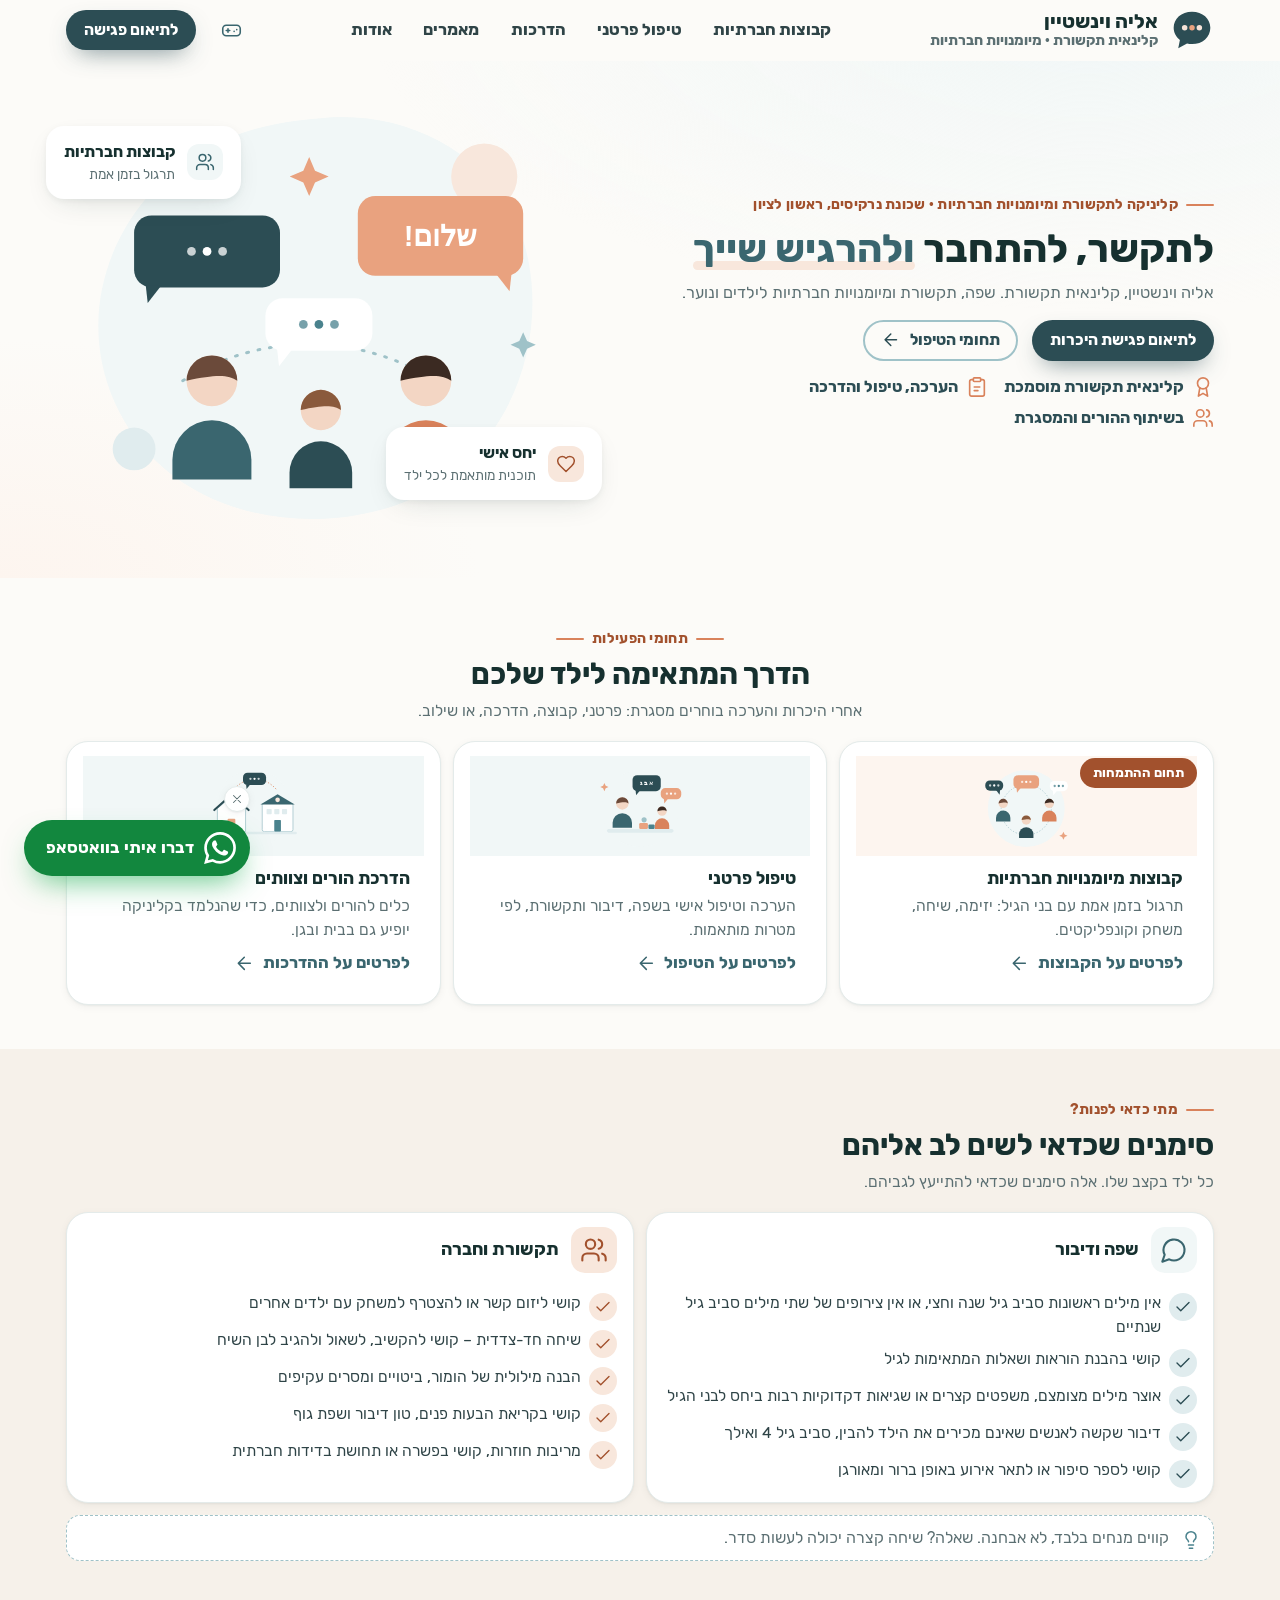
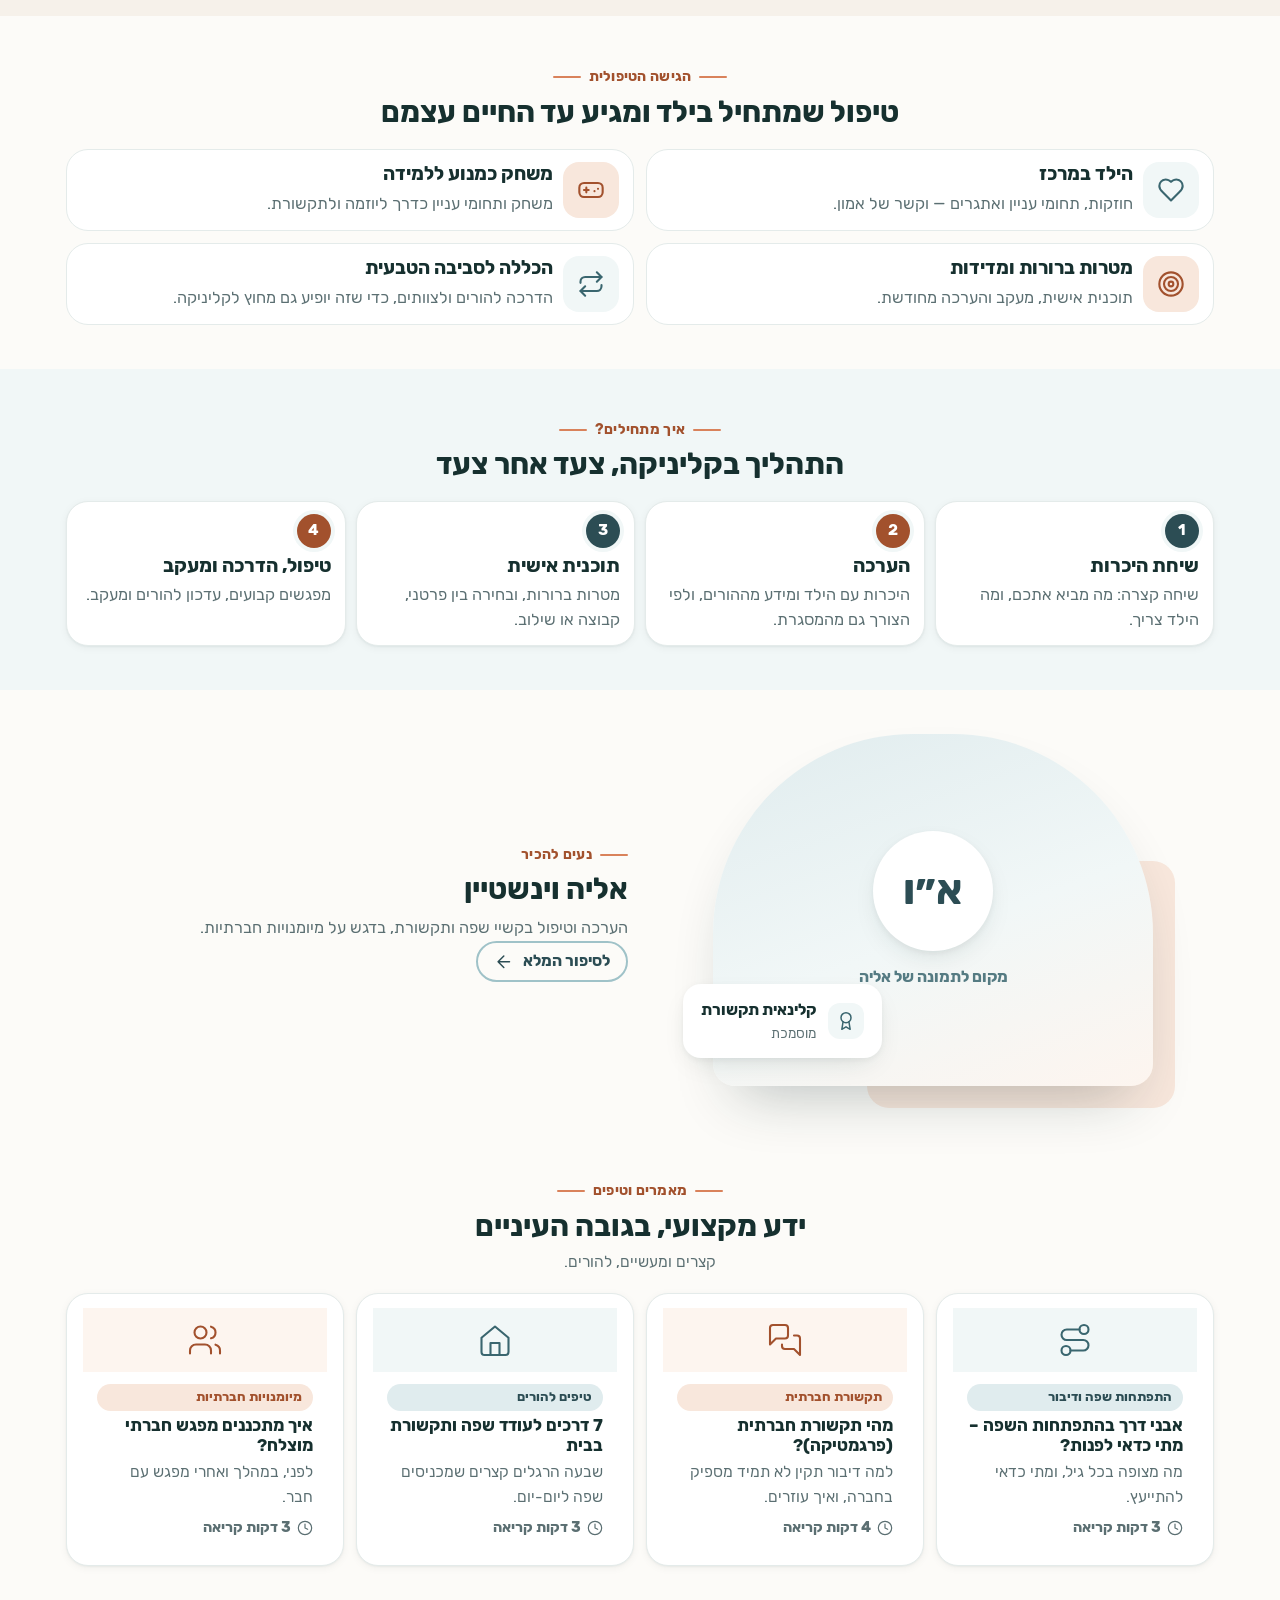
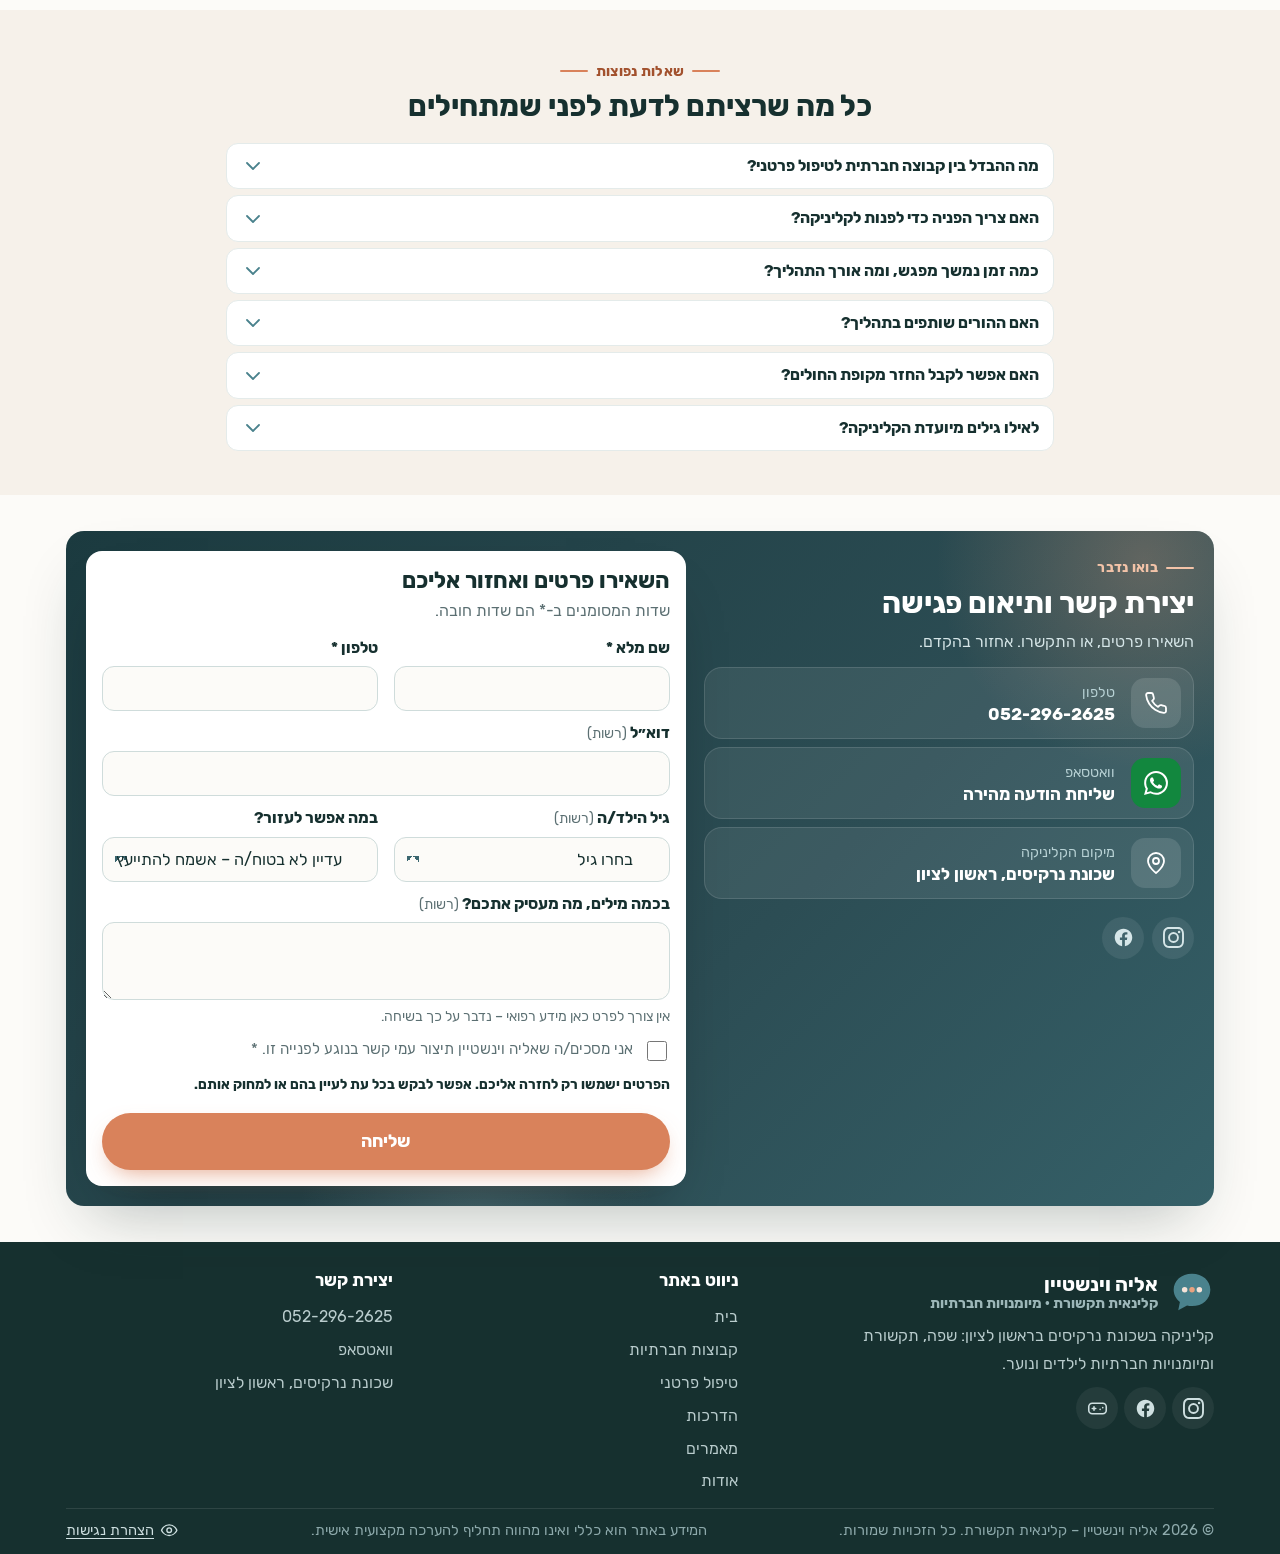
<file: index.html>
<!DOCTYPE html>
<html lang="he" dir="rtl">
<head>
<meta charset="UTF-8">
<meta name="viewport" content="width=device-width, initial-scale=1.0">
<title>אליה וינשטיין | קלינאית תקשורת ומיומנויות חברתיות בראשון לציון</title>
<meta name="description" content="קליניקה פרטית בראשון לציון להערכה וטיפול בשפה ובתקשורת לילדים ונוער, בדגש על מיומנויות חברתיות: טיפול פרטני, קבוצות חברתיות והדרכת הורים וצוותים.">
<meta name="theme-color" content="#2c4d54">
<link rel="icon" href="favicon.ico" sizes="any">
<link rel="icon" href="favicon.svg" type="image/svg+xml">
<link rel="icon" href="favicon-32.png" type="image/png" sizes="32x32">
<link rel="apple-touch-icon" href="apple-touch-icon.png">
<meta property="og:type" content="website">
<meta property="og:locale" content="he_IL">
<meta property="og:title" content="אליה וינשטיין | קלינאית תקשורת ומיומנויות חברתיות בראשון לציון">
<meta property="og:description" content="קליניקה פרטית בראשון לציון להערכה וטיפול בשפה ובתקשורת לילדים ונוער, בדגש על מיומנויות חברתיות: טיפול פרטני, קבוצות חברתיות והדרכת הורים וצוותים.">
<meta property="og:url" content="https://kobiwein.github.io/eliaSLPweb/">
<meta property="og:image" content="https://kobiwein.github.io/eliaSLPweb/og-image.png">
<meta property="og:image:width" content="1200">
<meta property="og:image:height" content="630">
<meta property="og:image:alt" content="אליה וינשטיין, קלינאית תקשורת ומיומנויות חברתיות, ראשון לציון">
<meta name="twitter:card" content="summary_large_image">
<meta name="twitter:image" content="https://kobiwein.github.io/eliaSLPweb/og-image.png">
<link rel="canonical" href="https://kobiwein.github.io/eliaSLPweb/">
<script>document.documentElement.classList.add('js');</script>
<style>@font-face{font-family:'Rubik';font-style:normal;font-weight:400;font-display:swap;src:url([data-uri]) format('woff')}
@font-face{font-family:'Rubik';font-style:normal;font-weight:700;font-display:swap;src:url([data-uri]) format('woff')}

:root{
  --ink:#16302f; --teal-900:#1b3a3f; --teal-800:#2c4d54; --teal-700:#3a666f; --teal-600:#4a828d;
  --teal-300:#9fc2c8; --teal-100:#e0ecee; --teal-50:#f1f7f7;
  --accent:#d9825b; --accent-ink:#a2512d; --accent-soft:#f8e7dc; --accent-50:#fdf5ef;
  --sand:#f6f1ea; --bg:#fcfbf8; --surface:#ffffff;
  --text:#2f4447; --muted:#5b6f72; --line:#e4ebea;
  --radius:22px; --radius-sm:14px;
  --shadow-sm:0 1px 2px rgba(22,48,47,.05),0 2px 8px rgba(22,48,47,.05);
  --shadow:0 10px 30px -12px rgba(22,48,47,.18),0 2px 6px rgba(22,48,47,.05);
  --shadow-lg:0 30px 60px -25px rgba(22,48,47,.30);
  --maxw:1180px;
  --font:'Rubik','Assistant','Heebo',system-ui,-apple-system,'Segoe UI',Arial,sans-serif;
}
*,*::before,*::after{box-sizing:border-box}
html{scroll-behavior:smooth;-webkit-text-size-adjust:100%}
body{margin:0;overflow-x:clip;font-family:var(--font);font-size:18px;line-height:1.75;color:var(--text);background:var(--bg);-webkit-font-smoothing:antialiased;text-rendering:optimizeLegibility}
img,svg{display:block;max-width:100%}
a{color:inherit;text-decoration:none}
p{margin:0 0 1em}
h1,h2,h3,h4{color:var(--ink);line-height:1.25;margin:0;font-weight:700;letter-spacing:0}
h1{font-size:clamp(2.1rem,4.6vw,3.6rem)}
h2{font-size:clamp(1.75rem,3.2vw,2.6rem)}
h3{font-size:1.3rem;font-weight:700}
strong{color:var(--ink);font-weight:700}
.ic{width:1.25em;height:1.25em;flex:none}
:focus-visible{outline:3px solid var(--accent);outline-offset:3px;border-radius:8px}
.skip{position:absolute;inset-inline-start:1rem;inset-block-start:-100px;background:var(--teal-800);color:#fff;padding:.6rem 1rem;border-radius:10px;z-index:100}
.skip:focus{inset-block-start:1rem}
.container{width:100%;max-width:var(--maxw);margin-inline:auto;padding-inline:24px}
.narrow{max-width:860px}
section{position:relative}
.section{padding-block:96px}
.section-tight{padding-block:64px}
.bg-sand{background:var(--sand)}
.bg-teal{background:var(--teal-50)}
.eyebrow{display:inline-flex;align-items:center;gap:.5rem;font-size:.95rem;font-weight:700;color:var(--accent-ink);letter-spacing:.02em;margin-block-end:14px}
.eyebrow::before{content:"";width:28px;height:2px;background:var(--accent);border-radius:2px}
.lead{font-size:1.22rem;color:var(--muted);line-height:1.8}
.sec-head{max-width:760px;margin-block-end:52px}
.sec-head.center{margin-inline:auto;text-align:center}
.sec-head.center .eyebrow::after{content:"";width:28px;height:2px;background:var(--accent);border-radius:2px}
.sec-head h2{margin-block-end:16px}
.sec-head p{font-size:1.15rem;color:var(--muted);margin:0}

/* buttons */
.btn{display:inline-flex;align-items:center;justify-content:center;gap:.6rem;font-family:inherit;font-weight:700;font-size:1.05rem;padding:.9rem 1.6rem;border-radius:999px;border:2px solid transparent;cursor:pointer;transition:transform .2s ease,box-shadow .2s ease,background-color .2s ease,color .2s ease;line-height:1.2}
.btn:hover{transform:translateY(-2px)}
.btn-primary{background:var(--teal-800);color:#fff;box-shadow:0 10px 24px -10px rgba(44,77,84,.7)}
.btn-primary:hover{background:var(--teal-900)}
.btn-accent{background:var(--accent);color:#fff;box-shadow:0 10px 24px -10px rgba(217,130,91,.8)}
.btn-accent:hover{background:#c8714b}
.btn-ghost{background:transparent;color:var(--teal-800);border-color:var(--teal-300)}
.btn-ghost:hover{background:var(--surface);border-color:var(--teal-600)}
.btn-white{background:#fff;color:var(--teal-900)}
.btn-wa{background:#12873e;color:#fff}
.btn-wa:hover{background:#0f7a36}
.btn-row{display:flex;flex-wrap:wrap;gap:14px}
.link-arrow{display:inline-flex;align-items:center;gap:.5rem;font-weight:700;color:var(--teal-700)}
.link-arrow .ic{transition:transform .25s ease}
a:hover .link-arrow .ic,.link-arrow:hover .ic{transform:translateX(-5px)}

/* header */
.site-header{position:sticky;inset-block-start:0;z-index:50;background:rgba(252,251,248,.86);backdrop-filter:saturate(160%) blur(14px);-webkit-backdrop-filter:saturate(160%) blur(14px);border-block-end:1px solid transparent;transition:border-color .3s,box-shadow .3s}
.site-header.scrolled{border-block-end-color:var(--line);box-shadow:0 6px 24px -18px rgba(22,48,47,.35)}
.nav{display:flex;align-items:center;justify-content:space-between;gap:24px;height:80px}
.brand{display:flex;align-items:center;gap:12px}
.logo-mark{width:44px;height:44px}
.brand-text{display:flex;flex-direction:column;line-height:1.15}
.brand-name{font-weight:800;font-size:1.25rem;color:var(--ink)}
.brand-sub{font-size:.88rem;color:var(--muted);font-weight:600}
.menu{display:flex;align-items:center;gap:4px;list-style:none;margin:0;padding:0}
.menu a{display:block;padding:.5rem .85rem;border-radius:999px;font-weight:600;color:var(--text);font-size:1.02rem;transition:background-color .2s,color .2s}
.menu a:hover{background:var(--teal-50);color:var(--teal-800)}
.menu a[aria-current="page"]{color:var(--teal-800);background:var(--teal-100)}
.nav-end{display:flex;align-items:center;gap:6px}
.icon-btn{display:inline-flex;align-items:center;justify-content:center;width:42px;height:42px;border-radius:50%;color:var(--teal-700);transition:background-color .2s,color .2s}
.icon-btn:hover{background:var(--teal-50);color:var(--teal-900)}
.icon-btn .ic{width:21px;height:21px}
.nav-cta{margin-inline-start:8px;padding:.7rem 1.25rem;font-size:1rem}
.burger{display:none;background:none;border:0;color:var(--teal-900);width:46px;height:46px;border-radius:12px;cursor:pointer;align-items:center;justify-content:center}
.burger .ic{width:28px;height:28px}
.burger:hover{background:var(--teal-50)}
.mobile-panel{display:none;border-block-start:1px solid var(--line);background:var(--bg);padding:12px 24px 24px}
.mobile-panel.open{display:block}
.mobile-panel ul{list-style:none;margin:0;padding:0}
.mobile-panel li a{display:flex;justify-content:space-between;align-items:center;padding:14px 4px;border-block-end:1px solid var(--line);font-weight:700;font-size:1.1rem;color:var(--ink)}
.mobile-panel li a[aria-current="page"]{color:var(--accent-ink)}
.mobile-social{display:flex;gap:8px;margin-block:16px}
.mobile-panel .btn{width:100%}
@media (max-width:1180px){.menu,.nav-end .icon-btn,.nav-cta{display:none}.burger{display:inline-flex}}

/* hero (home) */
.hero{overflow:hidden;padding-block:72px 96px;background:radial-gradient(1200px 500px at 85% -10%,var(--teal-50),transparent 60%),radial-gradient(800px 400px at 0% 100%,var(--accent-50),transparent 60%)}
.hero-grid{display:grid;grid-template-columns:1.1fr .9fr;gap:56px;align-items:center}
.hero h1{margin-block:6px 22px;position:relative;z-index:0}
.hero h1 .hl{color:var(--teal-700);position:relative;white-space:nowrap}
.hero h1 .hl::after{content:"";position:absolute;inset-inline:0;inset-block-end:.06em;height:.22em;background:var(--accent-soft);z-index:-1;border-radius:6px}
.hero .lead{max-width:600px;margin-block-end:32px}
.trust{display:flex;flex-wrap:wrap;gap:12px 26px;margin-block-start:36px;padding:0;list-style:none}
.trust li{display:flex;align-items:center;gap:.5rem;font-weight:600;color:var(--teal-800);font-size:1rem}
.trust .ic{color:var(--accent);width:22px;height:22px}
.hero-art{position:relative}
.hero-art svg{width:100%;height:auto}
.float-card{position:absolute;background:var(--surface);border-radius:18px;box-shadow:var(--shadow);padding:14px 18px;display:flex;align-items:center;gap:12px;font-weight:700;color:var(--ink);font-size:.98rem}
.float-card .ic{width:36px;height:36px;padding:8px;border-radius:12px;background:var(--teal-50);color:var(--teal-700)}
.float-card small{display:block;font-weight:500;color:var(--muted);font-size:.85rem}
.fc-1{inset-block-start:8%;inset-inline-end:-4%}
.fc-2{inset-block-end:10%;inset-inline-start:-6%}
.fc-2 .ic{background:var(--accent-soft);color:var(--accent-ink)}

/* page hero (inner) */
.page-hero{padding-block:44px 80px;overflow:hidden;background:radial-gradient(900px 420px at 90% 0%,var(--teal-50),transparent 65%),radial-gradient(700px 360px at 0% 100%,var(--accent-50),transparent 65%)}
.crumbs{display:flex;align-items:center;gap:.5rem;font-size:.95rem;color:var(--muted);margin-block-end:36px;list-style:none;padding:0}
.crumbs a{color:var(--teal-700);font-weight:600}
.crumbs a:hover{text-decoration:underline}
.crumbs li+li::before{content:"/";margin-inline-end:.5rem;color:var(--teal-300)}
.ph-grid{display:grid;grid-template-columns:1.15fr .85fr;gap:56px;align-items:center}
.page-hero h1{margin-block:4px 20px}
.page-hero .lead{margin-block-end:30px;max-width:620px}

/* cards */
.grid{display:grid;gap:24px}
.g-2{grid-template-columns:repeat(2,1fr)}
.g-3{grid-template-columns:repeat(3,1fr)}
.g-4{grid-template-columns:repeat(4,1fr)}
.card{background:var(--surface);border:1px solid var(--line);border-radius:var(--radius);padding:32px;box-shadow:var(--shadow-sm);transition:transform .3s ease,box-shadow .3s ease,border-color .3s}
.card h3{margin-block:18px 10px}
.card p{color:var(--muted);margin:0;font-size:1.05rem}
.card.hover:hover{transform:translateY(-6px);box-shadow:var(--shadow-lg);border-color:transparent}
.badge-ic{display:inline-flex;align-items:center;justify-content:center;width:56px;height:56px;border-radius:16px;background:var(--teal-50);color:var(--teal-700)}
.badge-ic .ic{width:28px;height:28px}
.badge-ic.warm{background:var(--accent-soft);color:var(--accent-ink)}

/* service cards */
.service{display:flex;flex-direction:column;position:relative;overflow:hidden;padding:0}
.service .art{height:190px;display:flex;align-items:center;justify-content:center;background:var(--teal-50);position:relative;overflow:hidden}
.service .art svg{height:150px;width:auto;transition:transform .5s ease}
.service:hover .art svg{transform:scale(1.06) rotate(-1.5deg)}
.service.warm .art{background:var(--accent-50)}
.service .body{padding:28px 30px 30px;display:flex;flex-direction:column;flex:1}
.service h3{margin:0 0 10px;font-size:1.4rem}
.service p{flex:1;margin-block-end:22px}
.tag{position:absolute;inset-block-start:16px;inset-inline-start:16px;background:var(--accent-ink);color:#fff;font-weight:700;font-size:.82rem;padding:.3rem .8rem;border-radius:999px;z-index:2}
.service-featured{grid-row:span 1}

/* checklist */
.checks{list-style:none;margin:0;padding:0;display:grid;gap:14px}
.checks li{display:flex;gap:14px;align-items:flex-start;font-size:1.08rem}
.checks li .ic{flex:none;width:28px;height:28px;padding:5px;border-radius:50%;background:var(--teal-100);color:var(--teal-800);margin-block-start:2px}
.checks.warm li .ic{background:var(--accent-soft);color:var(--accent-ink)}

/* signs panel */
.signs{display:grid;grid-template-columns:repeat(2,1fr);gap:24px}
.signs .card h3{display:flex;align-items:center;gap:12px;margin:0 0 18px}
.signs .card h3 .badge-ic{width:46px;height:46px;border-radius:14px}
.note{display:flex;gap:12px;align-items:flex-start;margin-block-start:12px;padding:18px 22px;border-radius:var(--radius-sm);background:var(--surface);border:1px dashed var(--teal-300);color:var(--muted);font-size:1rem}
.note .ic{color:var(--teal-600);margin-block-start:4px}

/* steps */
.steps{list-style:none;padding:0;margin:0;display:grid;grid-template-columns:repeat(4,1fr);gap:24px;counter-reset:s;position:relative}
.steps li{position:relative;background:var(--surface);border-radius:var(--radius);padding:30px 26px;border:1px solid var(--line);box-shadow:var(--shadow-sm)}
.steps .num{display:inline-flex;align-items:center;justify-content:center;width:48px;height:48px;border-radius:50%;background:var(--teal-800);color:#fff;font-weight:800;font-size:1.2rem;margin-block-end:16px;box-shadow:0 0 0 6px var(--teal-50)}
.steps li:nth-child(even) .num{background:var(--accent-ink)}
.steps h3{font-size:1.2rem;margin-block-end:8px}
.steps p{color:var(--muted);font-size:1.02rem;margin:0}

/* split / about teaser */
.split{display:grid;grid-template-columns:1fr 1fr;gap:64px;align-items:center}
.portrait{position:relative;aspect-ratio:4/5;border-radius:200px 200px var(--radius) var(--radius);background:linear-gradient(160deg,var(--teal-100),var(--teal-50) 55%,var(--accent-50));overflow:hidden;display:flex;align-items:center;justify-content:center;box-shadow:var(--shadow-lg)}
.portrait .ph{display:flex;flex-direction:column;align-items:center;gap:14px;color:var(--teal-700);text-align:center;padding:24px}
.portrait .mono{width:120px;height:120px;border-radius:50%;background:var(--surface);display:flex;align-items:center;justify-content:center;font-size:2.6rem;font-weight:800;color:var(--teal-800);box-shadow:var(--shadow)}
.portrait .ph span{font-weight:600;font-size:.98rem;opacity:.85}
.portrait-wrap{position:relative;isolation:isolate;max-width:440px;margin-inline:auto;width:100%}
.portrait-wrap::before{content:"";position:absolute;inset:auto -22px -22px auto;width:70%;height:70%;border-radius:var(--radius);background:var(--accent-soft);z-index:-1}
.portrait-wrap .float-card{inset-block-end:28px;inset-inline-end:-30px}
blockquote.quote{margin:28px 0;padding:26px 30px;background:var(--surface);border-radius:var(--radius);border-inline-start:5px solid var(--accent);box-shadow:var(--shadow-sm);font-size:1.18rem;color:var(--ink);font-weight:500;position:relative}
blockquote.quote::before{content:"”";position:absolute;inset-block-start:-18px;inset-inline-end:22px;font-size:5rem;line-height:1;color:var(--accent-soft);font-family:Georgia,serif}
blockquote.quote footer{margin-block-start:12px;font-size:1rem;color:var(--accent-ink);font-weight:700}

/* principles */
.principle{display:flex;gap:18px;align-items:flex-start;padding:26px;border-radius:var(--radius);background:var(--surface);border:1px solid var(--line)}
.principle h3{font-size:1.18rem;margin-block-end:6px}
.principle p{margin:0;color:var(--muted);font-size:1.02rem}

/* prose */
.prose p{font-size:1.12rem}
.prose h2{margin-block:8px 18px}
.prose h3{margin-block:34px 12px;font-size:1.45rem}

/* info list */
.facts{display:grid;gap:0;background:var(--surface);border-radius:var(--radius);border:1px solid var(--line);box-shadow:var(--shadow);overflow:hidden}
.facts .row{display:flex;gap:16px;align-items:center;padding:20px 24px;border-block-end:1px solid var(--line)}
.facts .row:last-child{border-block-end:0}
.facts .row .badge-ic{width:48px;height:48px;border-radius:14px}
.facts .k{font-size:.9rem;color:var(--muted);font-weight:600}
.facts .v{font-size:1.1rem;color:var(--ink);font-weight:700;line-height:1.35}
.facts-head{padding:20px 24px;background:var(--teal-800);color:#fff;font-weight:800;font-size:1.15rem}

/* audience blocks */
.aud{display:grid;grid-template-columns:280px 1fr;gap:40px;padding:40px;border-radius:var(--radius);background:var(--surface);border:1px solid var(--line);box-shadow:var(--shadow-sm)}
.aud+.aud{margin-block-start:24px}
.aud-head h3{font-size:1.55rem;margin-block:16px 10px}
.aud-head p{color:var(--muted);margin:0;font-size:1.05rem}

/* chips */
.chips{display:flex;flex-wrap:wrap;gap:10px;list-style:none;padding:0;margin:0}
.chips li{padding:.45rem 1rem;border-radius:999px;background:var(--surface);border:1px solid var(--line);font-weight:600;color:var(--teal-800);font-size:.98rem}

/* placeholder to fill */
.todo{background:#fff6d6;border:1px dashed #d9b44a;border-radius:6px;padding:0 .35em;color:#7a5b00;font-weight:600}

/* FAQ */
.faq{display:grid;gap:14px}
.faq details{background:var(--surface);border:1px solid var(--line);border-radius:18px;padding:0 26px;transition:box-shadow .3s,border-color .3s}
.faq details[open]{box-shadow:var(--shadow);border-color:transparent}
.faq summary{list-style:none;cursor:pointer;display:flex;justify-content:space-between;align-items:center;gap:16px;padding:22px 0;font-weight:700;font-size:1.15rem;color:var(--ink)}
.faq summary::-webkit-details-marker{display:none}
.faq summary .ic{color:var(--teal-600);transition:transform .3s;width:24px;height:24px}
.faq details[open] summary .ic{transform:rotate(180deg)}
.faq .ans{padding-block-end:22px;color:var(--muted);font-size:1.07rem}
.faq .ans p:last-child{margin:0}

/* contact */
.contact{padding-block:96px}
.contact-box{position:relative;overflow:hidden;border-radius:32px;background:linear-gradient(135deg,var(--teal-900),var(--teal-800) 60%,#356068);color:#fff;padding:64px;display:grid;grid-template-columns:1.1fr .9fr;gap:48px;align-items:center;box-shadow:var(--shadow-lg)}
.contact-box::before,.contact-box::after{content:"";position:absolute;border-radius:50%;pointer-events:none}
.contact-box::before{width:420px;height:420px;inset-block-start:-180px;inset-inline-start:-140px;background:radial-gradient(circle,rgba(233,162,127,.28),transparent 70%)}
.contact-box::after{width:360px;height:360px;inset-block-end:-200px;inset-inline-end:20%;background:radial-gradient(circle,rgba(159,194,200,.22),transparent 70%)}
.contact-box > *{position:relative;z-index:1}
.contact-box h2{color:#fff;margin-block-end:16px}
.contact-box .eyebrow{color:#f3c3a8}
.contact-box .eyebrow::before{background:#f3c3a8}
.contact-box p{color:#d6e6e8;font-size:1.15rem}
.c-list{display:grid;gap:14px}
.c-item{display:flex;align-items:center;gap:16px;padding:18px 20px;border-radius:18px;background:rgba(255,255,255,.08);border:1px solid rgba(255,255,255,.12);transition:background-color .2s,transform .2s}
a.c-item:hover{background:rgba(255,255,255,.14);transform:translateY(-2px)}
.c-item .ci{display:inline-flex;align-items:center;justify-content:center;width:50px;height:50px;border-radius:14px;background:rgba(255,255,255,.12);color:#fff;flex:none}
.c-item .ci .ic{width:24px;height:24px}
.c-item .k{font-size:.9rem;color:#b9d3d6}
.c-item .v{font-size:1.25rem;font-weight:800;color:#fff;line-height:1.3}
.c-item.wa .ci{background:#12873e}

/* footer */
.site-footer{background:var(--ink);color:#b9cccd;padding-block:64px 28px;font-size:1rem}
.f-grid{display:grid;grid-template-columns:1.4fr 1fr 1fr;gap:40px}
.site-footer .brand-name{color:#fff}
.site-footer .logo-mark path{fill:#4a828d}
.site-footer .brand-sub{color:#9db7b9}
.site-footer h4{color:#fff;font-size:1.05rem;margin-block-end:14px}
.site-footer ul{list-style:none;margin:0;padding:0;display:grid;gap:8px}
.site-footer a:hover{color:#fff}
.f-a11y{display:inline-flex;align-items:center;gap:.4rem;color:#cfe0e1;text-decoration:underline;text-underline-offset:3px}
.f-about{margin-block-start:8px;max-width:380px;line-height:1.7}
.f-social{display:flex;gap:6px;margin-block-start:8px}
.f-social .icon-btn{color:#cfe0e1;background:rgba(255,255,255,.06)}
.f-social .icon-btn:hover{background:rgba(255,255,255,.14);color:#fff}
.f-bottom{margin-block-start:44px;padding-block-start:22px;border-block-start:1px solid rgba(255,255,255,.1);display:flex;flex-wrap:wrap;justify-content:space-between;gap:12px;font-size:.92rem;color:#8eaaac}

/* whatsapp widget */
.wa-widget{position:fixed;inset-block-end:24px;inset-inline-end:24px;z-index:60;display:flex;flex-direction:column;align-items:flex-start;gap:8px}
.wa-close{width:26px;height:26px;border-radius:50%;background:#fff;border:1px solid var(--line);color:var(--muted);display:inline-flex;align-items:center;justify-content:center;cursor:pointer;box-shadow:var(--shadow-sm);padding:0}
.wa-close .ic{width:14px;height:14px}
.wa-close:hover{color:var(--ink)}
.wa-btn{display:flex;align-items:center;gap:10px;background:#12873e;color:#fff;border-radius:999px;padding:12px;box-shadow:0 14px 30px -10px rgba(31,174,84,.7);transition:transform .2s,background-color .2s}
.wa-btn:hover{transform:scale(1.05);background:#0f7a36}
.wa-btn .ic{width:32px;height:32px}
.wa-btn .wa-label{font-weight:700;padding-inline-end:8px;display:none}
@media (min-width:900px){.wa-btn{padding:12px 14px}.wa-btn .wa-label{display:inline}}
.wa-widget.hidden{display:none}


/* contact form */
.contact-box{grid-template-columns:.9fr 1.1fr;align-items:start}
.c-social{display:flex;gap:8px;margin-block-start:18px}
.c-social .icon-btn{color:#d6e6e8;background:rgba(255,255,255,.08)}
.c-social .icon-btn:hover{background:rgba(255,255,255,.16);color:#fff}
.form-card{background:var(--surface);color:var(--text);border-radius:24px;padding:34px;box-shadow:0 30px 60px -30px rgba(0,0,0,.45)}
.form-card h3{font-size:1.4rem;margin-block-end:4px}
.form-card .sub{color:var(--muted);font-size:1rem;margin-block-end:22px}
.f-row{display:grid;grid-template-columns:1fr 1fr;gap:16px}
.field{display:flex;flex-direction:column;gap:6px;margin-block-end:16px}
.field label{font-weight:700;color:var(--ink);font-size:.98rem}
.field .opt{font-weight:500;color:var(--muted);font-size:.88rem}
.field input,.field select,.field textarea{font-family:inherit;font-size:1.02rem;color:var(--ink);background:var(--bg);border:1.5px solid #cfdcdb;border-radius:12px;padding:.75rem .9rem;transition:border-color .2s,box-shadow .2s,background-color .2s;width:100%}
.field textarea{min-height:110px;resize:vertical;line-height:1.6}
.field select{appearance:none;-webkit-appearance:none;background-image:linear-gradient(45deg,transparent 50%,var(--teal-700) 50%),linear-gradient(135deg,var(--teal-700) 50%,transparent 50%);background-position:left 18px center,left 12px center;background-size:6px 6px,6px 6px;background-repeat:no-repeat;padding-inline-end:.9rem;padding-inline-start:2.2rem}
.field input:focus,.field select:focus,.field textarea:focus{outline:none;border-color:var(--teal-600);background:#fff;box-shadow:0 0 0 4px rgba(74,130,141,.18)}
.field [aria-invalid="true"]{border-color:#b42318;background:#fff8f7}
.err{color:#b42318;font-size:.9rem;font-weight:600;min-height:0}
.err:empty{display:none}
.hp{position:absolute!important;inset-inline-start:-9999px;width:1px;height:1px;overflow:hidden}
.consent{display:flex;gap:10px;align-items:flex-start;font-size:.95rem;color:var(--muted);margin-block:4px 6px;line-height:1.55}
.consent input{width:20px;height:20px;margin-block-start:3px;accent-color:var(--teal-700);flex:none}
.form-card .privacy{font-size:.86rem;color:var(--ink);font-weight:700;line-height:1.55;margin:10px 0 18px}
.form-card .btn{width:100%;font-size:1.1rem;padding:1rem}
.form-card .btn[disabled]{opacity:.65;cursor:wait;transform:none}
.f-status{margin-block-start:14px;border-radius:12px;padding:12px 14px;font-weight:600;font-size:.98rem}
.f-status:empty{display:none}
.f-status.ok{background:#e8f6ee;color:#11633a;border:1px solid #bfe5cf}
.f-status.bad{background:#fdecea;color:#912018;border:1px solid #f5c2bc}

/* articles */
.art-card{display:flex;flex-direction:column;padding:0;overflow:hidden}
.art-card .cover{height:150px;display:flex;align-items:center;justify-content:center;background:var(--teal-50);color:var(--teal-700)}
.art-card.warm .cover{background:var(--accent-50);color:var(--accent-ink)}
.art-card .cover .ic{width:64px;height:64px;stroke-width:1.4}
.art-card .body{padding:26px 28px 28px;display:flex;flex-direction:column;flex:1}
.art-card h2,.art-card h3{font-size:1.3rem;margin:8px 0 10px}
.art-card p{flex:1;margin-block-end:18px}
.meta{display:flex;flex-wrap:wrap;gap:6px 16px;font-size:.9rem;color:var(--muted);font-weight:600}
.meta span{display:inline-flex;align-items:center;gap:.35rem}
.meta .ic{width:16px;height:16px}
.cat{display:inline-block;font-size:.82rem;font-weight:700;color:var(--teal-800);background:var(--teal-100);padding:.2rem .7rem;border-radius:999px}
.warm .cat{background:var(--accent-soft);color:var(--accent-ink)}
.article-hero{padding-block:44px 56px;background:radial-gradient(900px 420px at 90% 0%,var(--teal-50),transparent 65%),radial-gradient(700px 360px at 0% 100%,var(--accent-50),transparent 65%)}
.article-hero h1{font-size:clamp(1.9rem,4vw,3rem);margin-block:14px 18px}
.article-hero .lead{margin-block-end:22px}
.byline{display:flex;align-items:center;gap:12px;font-size:.98rem;color:var(--muted)}
.byline .av{width:44px;height:44px;border-radius:50%;background:var(--teal-800);color:#fff;display:flex;align-items:center;justify-content:center;font-weight:700}
.byline strong{display:block;color:var(--ink)}
.article{padding-block:56px 24px}
.article .prose{max-width:760px;margin-inline:auto}
.prose h2{font-size:clamp(1.45rem,2.6vw,1.9rem);margin-block:44px 14px}
.prose ul.dots{padding-inline-start:1.3rem;margin:0 0 1.2em}
.prose ul.dots li{margin-block-end:.5em}
.prose ul.dots li::marker{color:var(--accent)}
.callout{display:flex;gap:14px;align-items:flex-start;padding:20px 24px;border-radius:18px;background:var(--teal-50);border:1px solid var(--teal-100);margin:26px 0;font-size:1.05rem}
.callout .ic{color:var(--teal-700);width:26px;height:26px;margin-block-start:3px}
.callout.warm{background:var(--accent-50);border-color:var(--accent-soft)}
.callout.warm .ic{color:var(--accent-ink)}
.callout p:last-child{margin:0}
.callout strong{display:block;margin-block-end:4px}
.tip{position:relative;padding:22px 24px 22px 24px;border-radius:18px;background:var(--surface);border:1px solid var(--line);box-shadow:var(--shadow-sm);margin-block-end:18px}
.tip h2,.tip h3{display:flex;align-items:center;gap:12px;font-size:1.22rem;margin:0 0 8px}
.tip h2 .n,.tip h3 .n{display:inline-flex;align-items:center;justify-content:center;width:36px;height:36px;border-radius:50%;background:var(--teal-800);color:#fff;font-size:1rem;flex:none}
.tip:nth-of-type(even) h2 .n,.tip:nth-of-type(even) h3 .n{background:var(--accent-ink)}
.tip p{margin:0;color:var(--text);font-size:1.06rem}
.tip .ex{margin-block-start:10px;padding:10px 14px;border-radius:12px;background:var(--sand);font-size:1rem;color:var(--ink)}
.timeline{list-style:none;margin:24px 0;padding:0;display:grid;gap:16px}
.timeline li{display:grid;grid-template-columns:120px 1fr;gap:20px;align-items:start;padding:22px 24px;border-radius:18px;background:var(--surface);border:1px solid var(--line);box-shadow:var(--shadow-sm)}
.timeline .age{display:flex;align-items:center;justify-content:center;text-align:center;font-weight:700;color:var(--teal-800);background:var(--teal-100);border-radius:14px;padding:12px 8px;line-height:1.3;font-size:1.02rem}
.timeline li:nth-child(even) .age{background:var(--accent-soft);color:var(--accent-ink)}
.timeline ul{margin:0;padding-inline-start:1.1rem}
.timeline ul li{display:list-item;padding:0;border:0;box-shadow:none;background:none;border-radius:0;margin-block-end:.3em}
.timeline ul li::marker{color:var(--accent)}
.flags{background:#fff8f3;border:1px solid var(--accent-soft);border-radius:var(--radius);padding:26px 28px;margin:22px 0}
.flags h3{margin:0 0 12px;font-size:1.2rem;color:var(--accent-ink)}
.bottom-line{background:var(--teal-800);color:#d6e6e8;border-radius:var(--radius);padding:28px 30px;margin:40px 0 0}
.bottom-line h2{color:#fff;margin:0 0 10px;font-size:1.4rem}
.bottom-line p{margin:0;font-size:1.08rem}
.disclaimer{margin-block-start:26px;font-size:.92rem;color:var(--muted);border-block-start:1px solid var(--line);padding-block-start:16px}
@media (max-width:760px){
  .f-row{grid-template-columns:1fr;gap:0}
  .form-card{padding:24px 20px}
  .timeline li{grid-template-columns:1fr;gap:12px}
  .timeline .age{justify-content:flex-start;padding:8px 14px;width:max-content}
  .g-3 > .service:last-child:nth-child(odd){flex-direction:column}
}

/* reveal */
.js .reveal{opacity:0;transform:translateY(22px);transition:opacity .7s ease,transform .7s ease}
.js .reveal.in{opacity:1;transform:none}
.js .reveal.d1{transition-delay:.08s}.js .reveal.d2{transition-delay:.16s}.js .reveal.d3{transition-delay:.24s}
@media (prefers-reduced-motion:reduce){html{scroll-behavior:auto}.js .reveal{opacity:1;transform:none;transition:none}*{transition:none!important;animation:none!important}}

/* responsive */
@media (max-width:1060px){
  .g-4,.steps{grid-template-columns:repeat(2,1fr)}
  .hero-grid,.ph-grid{grid-template-columns:1fr}
  .hero-art,.ph-art{max-width:520px;margin-inline:auto;width:100%}
  .split{grid-template-columns:1fr;gap:56px}
  .contact-box{grid-template-columns:1fr;padding:48px 36px}
  .aud{grid-template-columns:1fr;gap:24px}
}
@media (min-width:761px) and (max-width:1060px){
  .g-3{grid-template-columns:repeat(2,1fr)}
  .g-3 > :last-child:nth-child(odd){grid-column:1 / -1}
  .g-3 > .service:last-child:nth-child(odd){flex-direction:row;align-items:stretch}
  .g-3 > .service:last-child:nth-child(odd) .art{width:42%;height:auto;min-height:220px}
  .signs .card{padding:28px}
}
@media (max-width:760px){
  body{font-size:17px}
  .section,.contact{padding-block:68px}
  .hero{padding-block:40px 64px}
  .g-2,.g-3,.g-4,.steps,.signs{grid-template-columns:1fr}
  .f-grid{grid-template-columns:1fr;gap:32px}
  .card,.aud{padding:26px}
  .contact-box{padding:40px 22px;border-radius:24px}
  .fc-1{inset-inline-end:0}.fc-2{inset-inline-start:0}
  .portrait-wrap .float-card{inset-inline-end:0}
  .hero h1 .hl{white-space:normal}
  .nav{height:70px}
  .brand-sub{font-size:.8rem}
  .btn-row .btn{flex:1 1 100%}
}
@media print{.site-header,.wa-widget,.contact-box::before,.contact-box::after{display:none}.js .reveal{opacity:1;transform:none}}

/* density */
body{font-size:16.5px;line-height:1.55}
h1{font-size:clamp(1.75rem,3.2vw,2.45rem)}
h2{font-size:clamp(1.35rem,2.3vw,1.85rem)}
h3{font-size:1.1rem}
p{margin:0 0 .65em}
.section{padding-block:44px}
.lead{font-size:1.02rem;line-height:1.5}
.sec-head{margin-block-end:18px}
.sec-head h2{margin-block-end:6px}
.sec-head p{font-size:.98rem}
.eyebrow{margin-block-end:6px;font-size:.88rem}
.hero{padding-block:28px 32px}
.hero-grid,.ph-grid{gap:24px}
.hero h1{margin-block:2px 8px}
.hero .lead{margin-block-end:14px}
.trust{margin-block-start:14px;gap:6px 16px}
.page-hero{padding-block:18px 24px}
.crumbs{margin-block-end:8px}
.page-hero h1{margin-block:2px 8px}
.page-hero .lead{margin-block-end:12px}
.grid{gap:12px}
.card{padding:14px 16px}
.card h3{margin-block:6px 4px}
.card p{font-size:.98rem}
.service .art{height:100px}
.service .art svg{height:82px}
.service .body{padding:12px 14px 14px}
.service h3{margin:0 0 4px;font-size:1.08rem}
.service p{margin-block-end:8px}
.checks{gap:7px}
.checks li{font-size:.98rem;gap:8px}
.signs{gap:12px}
.note{margin-block-start:12px;padding:10px 12px}
.steps{gap:10px}
.steps li{padding:12px 14px}
.steps .num{width:34px;height:34px;margin-block-end:6px;font-size:.95rem;box-shadow:0 0 0 4px var(--teal-50)}
.steps h3{margin-block-end:4px}
.split{gap:24px}
blockquote.quote{margin:10px 0;padding:12px 14px;font-size:.98rem}
blockquote.quote::before{font-size:2.4rem;inset-block-start:-8px}
.principle{padding:12px 14px;gap:10px}
.prose p{font-size:1rem}
.prose h2{margin-block:18px 6px}
.prose h3{margin-block:14px 4px;font-size:1.15rem}
.facts .row{padding:8px 12px}
.aud{gap:12px;padding:14px 16px}
.aud+.aud{margin-block-start:10px}
.aud-head h3{font-size:1.12rem;margin-block:4px 2px}
.faq{gap:6px}
.faq details{padding:0 14px;border-radius:12px}
.faq summary{padding:10px 0;font-size:.98rem}
.faq .ans{padding-block-end:10px;font-size:.96rem}
.contact{padding-block:36px}
.contact-box{padding:20px;gap:18px;border-radius:18px}
.contact-box h2{margin-block-end:8px}
.contact-box p{font-size:1rem}
.form-card{padding:16px;border-radius:16px}
.form-card .sub{margin-block-end:12px}
.field{margin-block-end:10px}
.field textarea{min-height:64px}
.site-footer{padding-block:28px 12px}
.f-grid{gap:18px}
.f-about{margin-block-start:8px}
.f-bottom{margin-block-start:14px;padding-block-start:10px}
.article-hero{padding-block:18px 12px}
.article-hero h1{margin-block:8px 8px}
.article{padding-block:20px 8px}
.nav{height:60px}
.container{padding-inline:16px}
.art-card .cover{height:64px}
.art-card .cover .ic{width:36px;height:36px}
.art-card .body{padding:12px 14px 12px}
.art-card h2,.art-card h3{font-size:1.05rem;margin:4px 0 4px}
.art-card p{margin-block-end:8px}
.btn{padding:.55rem 1rem;font-size:.98rem}
.c-list{gap:8px}
.c-item{padding:10px 12px}
.c-item .v{font-size:1.05rem}
.portrait{aspect-ratio:5/4}
.callout{margin:14px 0;padding:12px 14px}
.tip{padding:12px 14px;margin-block-end:10px}
.timeline li{padding:12px 14px;gap:12px}
.bottom-line{padding:16px 18px;margin:18px 0 0}
@media (max-width:1060px){
  .split{gap:20px}
  .contact-box{padding:20px 16px}
  .hero-art,.ph-art{max-width:240px}
}
@media (max-width:760px){
  body{font-size:16px}
  .section,.contact{padding-block:32px}
  .hero{padding-block:18px 22px}
  .card,.aud{padding:12px}
  .contact-box{padding:16px 12px}
  .nav{height:56px}
}

@media (max-width:760px){
  body{display:flex;flex-direction:column;height:100dvh;overflow:hidden}
  .site-header{flex:none;max-height:70dvh;overflow:auto}
  .page-scroll{flex:1 1 auto;min-height:0;overflow:auto;padding-bottom:16px;scroll-behavior:smooth}
  .hero-art{max-width:100%;display:flex;flex-direction:column;align-items:center;gap:10px}
  .hero-art>svg{width:min(230px,68vw);height:auto}
  .hero-art .float-card{position:static;width:100%;max-width:420px}
  .wa-widget{position:static;flex:none;align-self:flex-end;width:max-content;max-width:calc(100% - 16px);padding:8px 16px calc(12px + env(safe-area-inset-bottom,0px));inset:auto}
}
</style>
<script type="application/ld+json">{"@context": "https://schema.org", "@type": "MedicalClinic", "name": "אליה וינשטיין – קלינאית תקשורת", "url": "https://kobiwein.github.io/eliaSLPweb/", "image": "https://kobiwein.github.io/eliaSLPweb/apple-touch-icon.png", "medicalSpecialty": "SpeechPathology", "description": "קליניקה להערכה וטיפול בשפה ובתקשורת לילדים ונוער, בדגש על מיומנויות חברתיות: טיפול פרטני, קבוצות חברתיות והדרכת הורים וצוותים.", "telephone": "+972-52-296-2625", "address": {"@type": "PostalAddress", "streetAddress": "שכונת נרקיסים", "addressLocality": "ראשון לציון", "addressCountry": "IL"}, "areaServed": "ראשון לציון והסביבה", "sameAs": ["https://www.instagram.com/eliaw.slp/", "https://www.facebook.com/p/%D7%90%D7%9C%D7%99%D7%94-%D7%95%D7%99%D7%A0%D7%A9%D7%98%D7%99%D7%99%D7%9F-%D7%A7%D7%9C%D7%99%D7%A0%D7%90%D7%99%D7%AA-%D7%AA%D7%A7%D7%A9%D7%95%D7%A8%D7%AA-100095083710984/"]}</script>
<script type="application/ld+json">{"@context": "https://schema.org", "@type": "FAQPage", "mainEntity": [{"@type": "Question", "name": "מה ההבדל בין קבוצה חברתית לטיפול פרטני?", "acceptedAnswer": {"@type": "Answer", "text": "בפרטני עובדים על שפה ותקשורת בקצב אישי. בקבוצה מתרגלים את זה מול בני הגיל. לפעמים השילוב עדיף — זה נקבע אחרי ההערכה."}}, {"@type": "Question", "name": "האם צריך הפניה כדי לפנות לקליניקה?", "acceptedAnswer": {"@type": "Answer", "text": "לא. אם יש הערכות או דוחות קודמים, כדאי להביא. להחזר מביטוח משלים, חלק מהקופות דורשות הפניה."}}, {"@type": "Question", "name": "כמה זמן נמשך מפגש, ומה אורך התהליך?", "acceptedAnswer": {"@type": "Answer", "text": "מפגש פרטני נמשך כ-45 דקות. אורך התהליך משתנה מילד לילד ונבדק במעקב."}}, {"@type": "Question", "name": "האם ההורים שותפים בתהליך?", "acceptedAnswer": {"@type": "Answer", "text": "כן. בסוף כל מפגש פרטני יש עדכון להורים, ואפשר גם הדרכה נפרדת."}}, {"@type": "Question", "name": "האם אפשר לקבל החזר מקופת החולים?", "acceptedAnswer": {"@type": "Answer", "text": "לפעמים יש החזר חלקי בביטוח המשלים. כדאי לבדוק מול הקופה לפני שמתחילים."}}, {"@type": "Question", "name": "לאילו גילים מיועדת הקליניקה?", "acceptedAnswer": {"@type": "Answer", "text": "ילדים ונוער. ההתאמה למסגרת, ובקבוצה גם להרכב, נקבעת אחרי ההיכרות."}}]}</script>
</head>
<body>
<a class="skip" href="#main">דילוג לתוכן הראשי</a>
<header class="site-header" id="top">
  <div class="container nav">
    <a class="brand" href="index.html"><svg class="logo-mark" viewBox="0 0 48 48" aria-hidden="true" focusable="false">
<path d="M24 4C12.4 4 4 11.6 4 21.5c0 5.4 2.6 10.1 6.8 13.3L9 44l9.6-5.2c1.7.4 3.5.6 5.4.6 11.6 0 20-7.8 20-17.9S35.6 4 24 4Z" fill="#2c4d54"/>
<circle cx="16" cy="21.5" r="3" fill="#f6e3d8"/><circle cx="24" cy="21.5" r="3" fill="#e9a27f"/><circle cx="32" cy="21.5" r="3" fill="#f6e3d8"/></svg><span class="brand-text"><span class="brand-name">אליה וינשטיין</span><span class="brand-sub">קלינאית תקשורת · מיומנויות חברתיות</span></span></a>
    <nav aria-label="ניווט ראשי"><ul class="menu"><li><a href="social.html">קבוצות חברתיות</a></li><li><a href="individual.html">טיפול פרטני</a></li><li><a href="guidance.html">הדרכות</a></li><li><a href="articles.html">מאמרים</a></li><li><a href="about.html">אודות</a></li></ul></nav>
    <div class="nav-end">
      <a class="icon-btn" href="https://elia-games.web.app/index.html" target="_blank" rel="noopener noreferrer" title="מרכז המשחקים" aria-label="מרכז המשחקים (נפתח בחלון חדש)"><svg class="ic" viewBox="0 0 24 24" fill="none" stroke="currentColor" stroke-width="1.8" stroke-linecap="round" stroke-linejoin="round" aria-hidden="true" focusable="false"><rect x="2" y="6" width="20" height="12" rx="4"/><path d="M6 12h4M8 10v4M15 13h.01M18 11h.01"/></svg></a>
      <a class="btn btn-primary nav-cta" href="#contact">לתיאום פגישה</a>
      <button class="burger" id="burger" type="button" aria-expanded="false" aria-controls="mobile-panel" aria-label="פתיחת תפריט"><svg class="ic" viewBox="0 0 24 24" fill="none" stroke="currentColor" stroke-width="1.8" stroke-linecap="round" stroke-linejoin="round" aria-hidden="true" focusable="false"><path d="M4 6h16M4 12h16M4 18h16"/></svg></button>
    </div>
  </div>
  <div class="mobile-panel" id="mobile-panel">
    <nav aria-label="ניווט נייד"><ul><li><a href="index.html" aria-current="page">בית<svg class="ic" viewBox="0 0 24 24" fill="none" stroke="currentColor" stroke-width="1.8" stroke-linecap="round" stroke-linejoin="round" aria-hidden="true" focusable="false"><path d="M19 12H5M12 19l-7-7 7-7"/></svg></a></li><li><a href="social.html">קבוצות חברתיות<svg class="ic" viewBox="0 0 24 24" fill="none" stroke="currentColor" stroke-width="1.8" stroke-linecap="round" stroke-linejoin="round" aria-hidden="true" focusable="false"><path d="M19 12H5M12 19l-7-7 7-7"/></svg></a></li><li><a href="individual.html">טיפול פרטני<svg class="ic" viewBox="0 0 24 24" fill="none" stroke="currentColor" stroke-width="1.8" stroke-linecap="round" stroke-linejoin="round" aria-hidden="true" focusable="false"><path d="M19 12H5M12 19l-7-7 7-7"/></svg></a></li><li><a href="guidance.html">הדרכות<svg class="ic" viewBox="0 0 24 24" fill="none" stroke="currentColor" stroke-width="1.8" stroke-linecap="round" stroke-linejoin="round" aria-hidden="true" focusable="false"><path d="M19 12H5M12 19l-7-7 7-7"/></svg></a></li><li><a href="articles.html">מאמרים<svg class="ic" viewBox="0 0 24 24" fill="none" stroke="currentColor" stroke-width="1.8" stroke-linecap="round" stroke-linejoin="round" aria-hidden="true" focusable="false"><path d="M19 12H5M12 19l-7-7 7-7"/></svg></a></li><li><a href="about.html">אודות<svg class="ic" viewBox="0 0 24 24" fill="none" stroke="currentColor" stroke-width="1.8" stroke-linecap="round" stroke-linejoin="round" aria-hidden="true" focusable="false"><path d="M19 12H5M12 19l-7-7 7-7"/></svg></a></li></ul></nav>
    <div class="mobile-social">
      <a class="icon-btn" href="https://elia-games.web.app/index.html" target="_blank" rel="noopener noreferrer" aria-label="מרכז המשחקים"><svg class="ic" viewBox="0 0 24 24" fill="none" stroke="currentColor" stroke-width="1.8" stroke-linecap="round" stroke-linejoin="round" aria-hidden="true" focusable="false"><rect x="2" y="6" width="20" height="12" rx="4"/><path d="M6 12h4M8 10v4M15 13h.01M18 11h.01"/></svg></a>
      <a class="icon-btn" href="https://www.instagram.com/eliaw.slp/" target="_blank" rel="noopener noreferrer" aria-label="אינסטגרם"><svg class="ic" viewBox="0 0 24 24" fill="currentColor" aria-hidden="true" focusable="false"><path d="M12 2.2c3.2 0 3.6 0 4.8.1 1.2.1 1.8.2 2.2.4.6.2 1 .5 1.4.9.4.4.7.8.9 1.4.2.4.4 1.1.4 2.2.1 1.3.1 1.6.1 4.8s0 3.6-.1 4.8c-.1 1.2-.2 1.8-.4 2.2-.2.6-.5 1-.9 1.4-.4.4-.8.7-1.4.9-.4.2-1.1.4-2.2.4-1.3.1-1.6.1-4.8.1s-3.6 0-4.8-.1c-1.2-.1-1.8-.2-2.2-.4-.6-.2-1-.5-1.4-.9-.4-.4-.7-.8-.9-1.4-.2-.4-.4-1.1-.4-2.2-.1-1.3-.1-1.6-.1-4.8s0-3.6.1-4.8c.1-1.2.2-1.8.4-2.2.2-.6.5-1 .9-1.4.4-.4.8-.7 1.4-.9.4-.2 1.1-.4 2.2-.4 1.2-.1 1.6-.1 4.8-.1M12 0C8.7 0 8.3 0 7.1.1 5.8.1 4.9.3 4.1.6c-.8.3-1.5.7-2.1 1.4C1.3 2.6.9 3.3.6 4.1.3 4.9.1 5.8.1 7.1 0 8.3 0 8.7 0 12s0 3.7.1 4.9c.1 1.3.3 2.2.6 2.9.3.8.7 1.5 1.4 2.1.7.7 1.3 1.1 2.1 1.4.8.3 1.6.5 2.9.6 1.2.1 1.6.1 4.9.1s3.7 0 4.9-.1c1.3-.1 2.2-.3 2.9-.6.8-.3 1.5-.7 2.1-1.4.7-.7 1.1-1.3 1.4-2.1.3-.8.5-1.6.6-2.9.1-1.2.1-1.6.1-4.9s0-3.7-.1-4.9c-.1-1.3-.3-2.2-.6-2.9-.3-.8-.7-1.5-1.4-2.1C21.4 1.3 20.7.9 19.9.6 19.1.3 18.2.1 16.9.1 15.7 0 15.3 0 12 0Zm0 5.8a6.2 6.2 0 1 0 0 12.4 6.2 6.2 0 0 0 0-12.4ZM12 16a4 4 0 1 1 0-8 4 4 0 0 1 0 8Zm6.4-11.8a1.4 1.4 0 1 0 0 2.9 1.4 1.4 0 0 0 0-2.9Z"/></svg></a>
      <a class="icon-btn" href="https://www.facebook.com/p/%D7%90%D7%9C%D7%99%D7%94-%D7%95%D7%99%D7%A0%D7%A9%D7%98%D7%99%D7%99%D7%9F-%D7%A7%D7%9C%D7%99%D7%A0%D7%90%D7%99%D7%AA-%D7%AA%D7%A7%D7%A9%D7%95%D7%A8%D7%AA-100095083710984/" target="_blank" rel="noopener noreferrer" aria-label="פייסבוק"><svg class="ic" viewBox="0 0 24 24" fill="currentColor" aria-hidden="true" focusable="false"><path d="M22 12c0-5.523-4.477-10-10-10S2 6.477 2 12c0 4.991 3.657 9.128 8.438 9.878v-6.987h-2.54V12h2.54V9.797c0-2.506 1.492-3.89 3.777-3.89 1.094 0 2.238.195 2.238.195v2.46h-1.26c-1.243 0-1.63.771-1.63 1.562V12h2.773l-.443 2.89h-2.33v6.988C18.343 21.128 22 16.991 22 12z"/></svg></a>
    </div>
    <a class="btn btn-primary" href="#contact">לתיאום פגישה</a>
  </div>
</header>
<div class="page-scroll">
<main id="main">

<section class="hero" aria-labelledby="hero-title">
  <div class="container hero-grid">
    <div class="reveal">
      <span class="eyebrow">קליניקה לתקשורת ומיומנויות חברתיות · שכונת נרקיסים, ראשון לציון</span>
      <h1 id="hero-title">לתקשר, להתחבר <span class="hl">ולהרגיש שייך</span></h1>
      <p class="lead">אליה וינשטיין, קלינאית תקשורת. שפה, תקשורת ומיומנויות חברתיות לילדים ונוער.</p>
      <div class="btn-row">
        <a class="btn btn-primary" href="#contact">לתיאום פגישת היכרות</a>
        <a class="btn btn-ghost" href="#services">תחומי הטיפול <svg class="ic" viewBox="0 0 24 24" fill="none" stroke="currentColor" stroke-width="1.8" stroke-linecap="round" stroke-linejoin="round" aria-hidden="true" focusable="false"><path d="M19 12H5M12 19l-7-7 7-7"/></svg></a>
      </div>
      <ul class="trust">
        <li><svg class="ic" viewBox="0 0 24 24" fill="none" stroke="currentColor" stroke-width="1.8" stroke-linecap="round" stroke-linejoin="round" aria-hidden="true" focusable="false"><circle cx="12" cy="8" r="6"/><path d="M15.48 12.89 17 22l-5-3-5 3 1.52-9.11"/></svg>קלינאית תקשורת מוסמכת</li>
        <li><svg class="ic" viewBox="0 0 24 24" fill="none" stroke="currentColor" stroke-width="1.8" stroke-linecap="round" stroke-linejoin="round" aria-hidden="true" focusable="false"><rect x="8" y="2" width="8" height="4" rx="1"/><path d="M16 4h2a2 2 0 0 1 2 2v14a2 2 0 0 1-2 2H6a2 2 0 0 1-2-2V6a2 2 0 0 1 2-2h2"/><path d="M9 12h6M9 16h4"/></svg>הערכה, טיפול והדרכה</li>
        <li><svg class="ic" viewBox="0 0 24 24" fill="none" stroke="currentColor" stroke-width="1.8" stroke-linecap="round" stroke-linejoin="round" aria-hidden="true" focusable="false"><path d="M16 21v-2a4 4 0 0 0-4-4H6a4 4 0 0 0-4 4v2"/><circle cx="9" cy="7" r="4"/><path d="M22 21v-2a4 4 0 0 0-3-3.87"/><path d="M16 3.13a4 4 0 0 1 0 7.75"/></svg>בשיתוף ההורים והמסגרת</li>
      </ul>
    </div>
    <div class="hero-art reveal d2">
      <svg viewBox="0 0 520 470" role="img" aria-label="איור: ילדים משוחחים ויוצרים קשר" xmlns="http://www.w3.org/2000/svg"><path d="M262 30c96-10 196 46 214 150 19 106-40 222-150 252-112 31-232-10-276-110C6 222 54 120 130 70c38-25 80-36 132-40Z" fill="#f1f7f7"/><circle cx="430" cy="90" r="34" fill="#f8e7dc"/><circle cx="70" cy="370" r="22" fill="#e0ecee"/><path d="M120 300 C200 250 300 250 380 300" stroke="#9fc2c8" stroke-width="3" stroke-dasharray="2 10" stroke-linecap="round" fill="none"/><path d="M109.4 401.5 v-20.3 a40.6 40.6 0 0 1 81.2 0 v20.3 z" fill="#3a666f"/><circle cx="150" cy="300" r="26.1" fill="#f3d6c4"/><path d="M123.9 300.0 a26.1 26.1 0 0 1 52.2 0 c-8.7 -5.8 -20.3 -7.2 -52.2 0z" fill="#6b4a3a"/><path d="M329.4 401.5 v-20.3 a40.6 40.6 0 0 1 81.2 0 v20.3 z" fill="#d9825b"/><circle cx="370" cy="300" r="26.1" fill="#f3d6c4"/><path d="M343.9 300.0 a26.1 26.1 0 0 1 52.2 0 c-8.7 -5.8 -20.3 -7.2 -52.2 0z" fill="#3b2a22"/><path d="M229.8 410.5 v-16.1 a32.2 32.2 0 0 1 64.4 0 v16.1 z" fill="#2c4d54"/><circle cx="262" cy="330" r="20.7" fill="#f3d6c4"/><path d="M241.3 330.0 a20.7 20.7 0 0 1 41.4 0 c-6.9 -4.6 -16.1 -5.8 -41.4 0z" fill="#8a5a3c"/><rect x="70" y="130" width="150" height="74" rx="18" fill="#2c4d54"/><path d="M98 202 l-14 18 l-2 -18z" fill="#2c4d54"/><circle cx="129.0" cy="167.0" r="4.5" fill="#ffffff" opacity="0.75"/><circle cx="145.0" cy="167.0" r="4.5" fill="#ffffff" opacity="1"/><circle cx="161.0" cy="167.0" r="4.5" fill="#ffffff" opacity="0.75"/><rect x="300" y="110" width="170" height="82" rx="18" fill="#e9a27f"/><path d="M442 190 l14 18 l2 -18z" fill="#e9a27f"/><text x="385.0" y="161.8" text-anchor="middle" font-family="Assistant,Arial,sans-serif" font-weight="800" font-size="30" fill="#ffffff">שלום!</text><rect x="205" y="215" width="110" height="54" rx="18" fill="#ffffff"/><path d="M233 267 l-14 18 l-2 -18z" fill="#ffffff"/><circle cx="244.0" cy="242.0" r="4.5" fill="#4a828d" opacity="0.75"/><circle cx="260.0" cy="242.0" r="4.5" fill="#4a828d" opacity="1"/><circle cx="276.0" cy="242.0" r="4.5" fill="#4a828d" opacity="0.75"/><path d="M250 70l6 14 14 6-14 6-6 14-6-14-14-6 14-6z" fill="#e9a27f"/><path d="M470 250l4 9 9 4-9 4-4 9-4-9-9-4 9-4z" fill="#9fc2c8"/></svg>
      <div class="float-card fc-1"><svg class="ic" viewBox="0 0 24 24" fill="none" stroke="currentColor" stroke-width="1.8" stroke-linecap="round" stroke-linejoin="round" aria-hidden="true" focusable="false"><path d="M16 21v-2a4 4 0 0 0-4-4H6a4 4 0 0 0-4 4v2"/><circle cx="9" cy="7" r="4"/><path d="M22 21v-2a4 4 0 0 0-3-3.87"/><path d="M16 3.13a4 4 0 0 1 0 7.75"/></svg><div>קבוצות חברתיות<small>תרגול בזמן אמת</small></div></div>
      <div class="float-card fc-2"><svg class="ic" viewBox="0 0 24 24" fill="none" stroke="currentColor" stroke-width="1.8" stroke-linecap="round" stroke-linejoin="round" aria-hidden="true" focusable="false"><path d="M19 14c1.49-1.46 3-3.21 3-5.5A5.5 5.5 0 0 0 16.5 3c-1.76 0-3 .5-4.5 2-1.5-1.5-2.74-2-4.5-2A5.5 5.5 0 0 0 2 8.5c0 2.3 1.5 4.05 3 5.5l7 7Z"/></svg><div>יחס אישי<small>תוכנית מותאמת לכל ילד</small></div></div>
    </div>
  </div>
</section>

<section class="section" id="services" aria-labelledby="services-title">
  <div class="container">
    <div class="sec-head center reveal">
      <span class="eyebrow">תחומי הפעילות</span>
      <h2 id="services-title">הדרך המתאימה לילד שלכם</h2>
      <p>אחרי היכרות והערכה בוחרים מסגרת: פרטני, קבוצה, הדרכה, או שילוב.</p>
    </div>
    <div class="grid g-3">
      <a class="card hover service warm reveal" href="social.html">
        <span class="tag">תחום ההתמחות</span>
        <div class="art"><svg viewBox="0 0 400 320" role="img" aria-label="איור: קבוצת ילדים במעגל שיחה" xmlns="http://www.w3.org/2000/svg"><circle cx="200" cy="170" r="150" fill="#f1f7f7"/><circle cx="200" cy="175" r="98" fill="none" stroke="#9fc2c8" stroke-width="3" stroke-dasharray="2 10" stroke-linecap="round"/><path d="M82.0 220.0 v-14.0 a28.0 28.0 0 0 1 56.0 0 v14.0 z" fill="#3a666f"/><circle cx="110" cy="150" r="18.0" fill="#f3d6c4"/><path d="M92.0 150.0 a18.0 18.0 0 0 1 36.0 0 c-6.0 -4.0 -14.0 -5.0 -36.0 0z" fill="#6b4a3a"/><path d="M262.0 220.0 v-14.0 a28.0 28.0 0 0 1 56.0 0 v14.0 z" fill="#d9825b"/><circle cx="290" cy="150" r="18.0" fill="#f3d6c4"/><path d="M272.0 150.0 a18.0 18.0 0 0 1 36.0 0 c-6.0 -4.0 -14.0 -5.0 -36.0 0z" fill="#3b2a22"/><path d="M172.0 285.0 v-14.0 a28.0 28.0 0 0 1 56.0 0 v14.0 z" fill="#2c4d54"/><circle cx="200" cy="215" r="18.0" fill="#f3d6c4"/><path d="M182.0 215.0 a18.0 18.0 0 0 1 36.0 0 c-6.0 -4.0 -14.0 -5.0 -36.0 0z" fill="#8a5a3c"/><rect x="150" y="40" width="100" height="52" rx="18" fill="#e9a27f"/><path d="M178 90 l-14 18 l-2 -18z" fill="#e9a27f"/><circle cx="184.0" cy="66.0" r="4.5" fill="#ffffff" opacity="0.75"/><circle cx="200.0" cy="66.0" r="4.5" fill="#ffffff" opacity="1"/><circle cx="216.0" cy="66.0" r="4.5" fill="#ffffff" opacity="0.75"/><rect x="40" y="60" width="70" height="40" rx="18" fill="#2c4d54"/><path d="M82 98 l14 18 l2 -18z" fill="#2c4d54"/><circle cx="59.0" cy="80.0" r="4.5" fill="#ffffff" opacity="0.75"/><circle cx="75.0" cy="80.0" r="4.5" fill="#ffffff" opacity="1"/><circle cx="91.0" cy="80.0" r="4.5" fill="#ffffff" opacity="0.75"/><rect x="292" y="62" width="70" height="40" rx="18" fill="#ffffff"/><path d="M320 100 l-14 18 l-2 -18z" fill="#ffffff"/><circle cx="311.0" cy="82.0" r="4.5" fill="#4a828d" opacity="0.75"/><circle cx="327.0" cy="82.0" r="4.5" fill="#4a828d" opacity="1"/><circle cx="343.0" cy="82.0" r="4.5" fill="#4a828d" opacity="0.75"/><path d="M345 260l5 11 11 5-11 5-5 11-5-11-11-5 11-5z" fill="#e9a27f"/></svg></div>
        <div class="body"><h3>קבוצות מיומנויות חברתיות</h3><p>תרגול בזמן אמת עם בני הגיל: יזימה, שיחה, משחק וקונפליקטים.</p><span class="link-arrow">לפרטים על הקבוצות <svg class="ic" viewBox="0 0 24 24" fill="none" stroke="currentColor" stroke-width="1.8" stroke-linecap="round" stroke-linejoin="round" aria-hidden="true" focusable="false"><path d="M19 12H5M12 19l-7-7 7-7"/></svg></span></div>
      </a>
      <a class="card hover service reveal d1" href="individual.html">
        <div class="art"><svg viewBox="0 0 400 320" role="img" aria-label="איור: מפגש טיפולי פרטני עם ילד" xmlns="http://www.w3.org/2000/svg"><circle cx="200" cy="170" r="150" fill="#f1f7f7"/><rect x="70" y="250" width="260" height="14" rx="7" fill="#e0ecee"/><path d="M92.2 244.5 v-18.9 a37.8 37.8 0 0 1 75.6 0 v18.9 z" fill="#3a666f"/><circle cx="130" cy="150" r="24.3" fill="#f3d6c4"/><path d="M105.7 150.0 a24.3 24.3 0 0 1 48.6 0 c-8.1 -5.4 -18.9 -6.8 -48.6 0z" fill="#6b4a3a"/><path d="M257.0 250.0 v-14.0 a28.0 28.0 0 0 1 56.0 0 v14.0 z" fill="#d9825b"/><circle cx="285" cy="180" r="18.0" fill="#f3d6c4"/><path d="M267.0 180.0 a18.0 18.0 0 0 1 36.0 0 c-6.0 -4.0 -14.0 -5.0 -36.0 0z" fill="#3b2a22"/><rect x="170" y="40" width="110" height="62" rx="18" fill="#2c4d54"/><path d="M198 100 l-14 18 l-2 -18z" fill="#2c4d54"/><text x="225.0" y="79.64" text-anchor="middle" font-family="Assistant,Arial,sans-serif" font-weight="800" font-size="24" fill="#ffffff">א ב ג</text><rect x="280" y="90" width="80" height="44" rx="18" fill="#e9a27f"/><path d="M308 132 l-14 18 l-2 -18z" fill="#e9a27f"/><circle cx="304.0" cy="112.0" r="4.5" fill="#ffffff" opacity="0.75"/><circle cx="320.0" cy="112.0" r="4.5" fill="#ffffff" opacity="1"/><circle cx="336.0" cy="112.0" r="4.5" fill="#ffffff" opacity="0.75"/><rect x="196" y="226" width="34" height="24" rx="5" fill="#e9a27f"/><rect x="232" y="232" width="24" height="18" rx="4" fill="#4a828d"/><circle cx="215" cy="214" r="10" fill="#9fc2c8"/><path d="M60 70l5 11 11 5-11 5-5 11-5-11-11-5 11-5z" fill="#e9a27f"/></svg></div>
        <div class="body"><h3>טיפול פרטני</h3><p>הערכה וטיפול אישי בשפה, דיבור ותקשורת, לפי מטרות מותאמות.</p><span class="link-arrow">לפרטים על הטיפול <svg class="ic" viewBox="0 0 24 24" fill="none" stroke="currentColor" stroke-width="1.8" stroke-linecap="round" stroke-linejoin="round" aria-hidden="true" focusable="false"><path d="M19 12H5M12 19l-7-7 7-7"/></svg></span></div>
      </a>
      <a class="card hover service reveal d2" href="guidance.html">
        <div class="art"><svg viewBox="0 0 400 320" role="img" aria-label="איור: חיבור בין הבית למסגרת החינוכית" xmlns="http://www.w3.org/2000/svg"><circle cx="200" cy="170" r="150" fill="#f1f7f7"/><path d="M60 170 l55 -48 l55 48 v90 h-110z" fill="#ffffff" stroke="#9fc2c8" stroke-width="3" stroke-linejoin="round"/><path d="M48 176 l67 -60 l67 60" fill="none" stroke="#2c4d54" stroke-width="8" stroke-linecap="round" stroke-linejoin="round"/><rect x="100" y="210" width="30" height="50" rx="4" fill="#e9a27f"/><rect x="235" y="150" width="120" height="110" rx="8" fill="#ffffff" stroke="#9fc2c8" stroke-width="3"/><path d="M228 154 l67 -40 l67 40z" fill="#3a666f"/><circle cx="295" cy="136" r="9" fill="#f8e7dc"/><rect x="252" y="172" width="20" height="20" rx="3" fill="#e0ecee"/><rect x="282" y="172" width="20" height="20" rx="3" fill="#e0ecee"/><rect x="312" y="172" width="20" height="20" rx="3" fill="#e0ecee"/><rect x="282" y="215" width="26" height="45" rx="3" fill="#4a828d"/><path d="M120 100 C170 40 240 40 290 95" stroke="#d9825b" stroke-width="3" stroke-dasharray="2 10" stroke-linecap="round" fill="none"/><rect x="160" y="30" width="90" height="48" rx="18" fill="#2c4d54"/><path d="M188 76 l-14 18 l-2 -18z" fill="#2c4d54"/><circle cx="189.0" cy="54.0" r="4.5" fill="#ffffff" opacity="0.75"/><circle cx="205.0" cy="54.0" r="4.5" fill="#ffffff" opacity="1"/><circle cx="221.0" cy="54.0" r="4.5" fill="#ffffff" opacity="0.75"/><rect x="40" y="260" width="330" height="10" rx="5" fill="#e0ecee"/></svg></div>
        <div class="body"><h3>הדרכת הורים וצוותים</h3><p>כלים להורים ולצוותים, כדי שהנלמד בקליניקה יופיע גם בבית ובגן.</p><span class="link-arrow">לפרטים על ההדרכות <svg class="ic" viewBox="0 0 24 24" fill="none" stroke="currentColor" stroke-width="1.8" stroke-linecap="round" stroke-linejoin="round" aria-hidden="true" focusable="false"><path d="M19 12H5M12 19l-7-7 7-7"/></svg></span></div>
      </a>
    </div>
  </div>
</section>

<section class="section bg-sand" aria-labelledby="signs-title">
  <div class="container">
    <div class="sec-head reveal">
      <span class="eyebrow">מתי כדאי לפנות?</span>
      <h2 id="signs-title">סימנים שכדאי לשים לב אליהם</h2>
      <p>כל ילד בקצב שלו. אלה סימנים שכדאי להתייעץ לגביהם.</p>
    </div>
    <div class="signs">
      <div class="card reveal"><h3><span class="badge-ic"><svg class="ic" viewBox="0 0 24 24" fill="none" stroke="currentColor" stroke-width="1.8" stroke-linecap="round" stroke-linejoin="round" aria-hidden="true" focusable="false"><path d="M7.9 20A9 9 0 1 0 4 16.1L2 22Z"/></svg></span>שפה ודיבור</h3><ul class="checks"><li><svg class="ic" viewBox="0 0 24 24" fill="none" stroke="currentColor" stroke-width="1.8" stroke-linecap="round" stroke-linejoin="round" aria-hidden="true" focusable="false"><path d="M20 6 9 17l-5-5"/></svg><span>אין מילים ראשונות סביב גיל שנה וחצי, או אין צירופים של שתי מילים סביב גיל שנתיים</span></li><li><svg class="ic" viewBox="0 0 24 24" fill="none" stroke="currentColor" stroke-width="1.8" stroke-linecap="round" stroke-linejoin="round" aria-hidden="true" focusable="false"><path d="M20 6 9 17l-5-5"/></svg><span>קושי בהבנת הוראות ושאלות המתאימות לגיל</span></li><li><svg class="ic" viewBox="0 0 24 24" fill="none" stroke="currentColor" stroke-width="1.8" stroke-linecap="round" stroke-linejoin="round" aria-hidden="true" focusable="false"><path d="M20 6 9 17l-5-5"/></svg><span>אוצר מילים מצומצם, משפטים קצרים או שגיאות דקדוקיות רבות ביחס לבני הגיל</span></li><li><svg class="ic" viewBox="0 0 24 24" fill="none" stroke="currentColor" stroke-width="1.8" stroke-linecap="round" stroke-linejoin="round" aria-hidden="true" focusable="false"><path d="M20 6 9 17l-5-5"/></svg><span>דיבור שקשה לאנשים שאינם מכירים את הילד להבין, סביב גיל 4 ואילך</span></li><li><svg class="ic" viewBox="0 0 24 24" fill="none" stroke="currentColor" stroke-width="1.8" stroke-linecap="round" stroke-linejoin="round" aria-hidden="true" focusable="false"><path d="M20 6 9 17l-5-5"/></svg><span>קושי לספר סיפור או לתאר אירוע באופן ברור ומאורגן</span></li></ul></div>
      <div class="card reveal d1"><h3><span class="badge-ic warm"><svg class="ic" viewBox="0 0 24 24" fill="none" stroke="currentColor" stroke-width="1.8" stroke-linecap="round" stroke-linejoin="round" aria-hidden="true" focusable="false"><path d="M16 21v-2a4 4 0 0 0-4-4H6a4 4 0 0 0-4 4v2"/><circle cx="9" cy="7" r="4"/><path d="M22 21v-2a4 4 0 0 0-3-3.87"/><path d="M16 3.13a4 4 0 0 1 0 7.75"/></svg></span>תקשורת וחברה</h3><ul class="checks warm"><li><svg class="ic" viewBox="0 0 24 24" fill="none" stroke="currentColor" stroke-width="1.8" stroke-linecap="round" stroke-linejoin="round" aria-hidden="true" focusable="false"><path d="M20 6 9 17l-5-5"/></svg><span>קושי ליזום קשר או להצטרף למשחק עם ילדים אחרים</span></li><li><svg class="ic" viewBox="0 0 24 24" fill="none" stroke="currentColor" stroke-width="1.8" stroke-linecap="round" stroke-linejoin="round" aria-hidden="true" focusable="false"><path d="M20 6 9 17l-5-5"/></svg><span>שיחה חד-צדדית – קושי להקשיב, לשאול ולהגיב לבן השיח</span></li><li><svg class="ic" viewBox="0 0 24 24" fill="none" stroke="currentColor" stroke-width="1.8" stroke-linecap="round" stroke-linejoin="round" aria-hidden="true" focusable="false"><path d="M20 6 9 17l-5-5"/></svg><span>הבנה מילולית של הומור, ביטויים ומסרים עקיפים</span></li><li><svg class="ic" viewBox="0 0 24 24" fill="none" stroke="currentColor" stroke-width="1.8" stroke-linecap="round" stroke-linejoin="round" aria-hidden="true" focusable="false"><path d="M20 6 9 17l-5-5"/></svg><span>קושי בקריאת הבעות פנים, טון דיבור ושפת גוף</span></li><li><svg class="ic" viewBox="0 0 24 24" fill="none" stroke="currentColor" stroke-width="1.8" stroke-linecap="round" stroke-linejoin="round" aria-hidden="true" focusable="false"><path d="M20 6 9 17l-5-5"/></svg><span>מריבות חוזרות, קושי בפשרה או תחושת בדידות חברתית</span></li></ul></div>
    </div>
    <p class="note reveal"><svg class="ic" viewBox="0 0 24 24" fill="none" stroke="currentColor" stroke-width="1.8" stroke-linecap="round" stroke-linejoin="round" aria-hidden="true" focusable="false"><path d="M15 14c.2-1 .7-1.7 1.5-2.5 1-.9 1.5-2.2 1.5-3.5A6 6 0 0 0 6 8c0 1 .2 2.2 1.5 3.5.7.7 1.3 1.5 1.5 2.5"/><path d="M9 18h6M10 22h4"/></svg><span>קווים מנחים בלבד, לא אבחנה. שאלה? שיחה קצרה יכולה לעשות סדר.</span></p>
  </div>
</section>

<section class="section" aria-labelledby="approach-title">
  <div class="container">
    <div class="sec-head center reveal">
      <span class="eyebrow">הגישה הטיפולית</span>
      <h2 id="approach-title">טיפול שמתחיל בילד ומגיע עד החיים עצמם</h2>
    </div>
    <div class="grid g-2">
      <div class="principle reveal"><span class="badge-ic"><svg class="ic" viewBox="0 0 24 24" fill="none" stroke="currentColor" stroke-width="1.8" stroke-linecap="round" stroke-linejoin="round" aria-hidden="true" focusable="false"><path d="M19 14c1.49-1.46 3-3.21 3-5.5A5.5 5.5 0 0 0 16.5 3c-1.76 0-3 .5-4.5 2-1.5-1.5-2.74-2-4.5-2A5.5 5.5 0 0 0 2 8.5c0 2.3 1.5 4.05 3 5.5l7 7Z"/></svg></span><div><h3>הילד במרכז</h3><p>חוזקות, תחומי עניין ואתגרים — וקשר של אמון.</p></div></div>
      <div class="principle reveal d1"><span class="badge-ic warm"><svg class="ic" viewBox="0 0 24 24" fill="none" stroke="currentColor" stroke-width="1.8" stroke-linecap="round" stroke-linejoin="round" aria-hidden="true" focusable="false"><rect x="2" y="6" width="20" height="12" rx="4"/><path d="M6 12h4M8 10v4M15 13h.01M18 11h.01"/></svg></span><div><h3>משחק כמנוע ללמידה</h3><p>משחק ותחומי עניין כדרך ליוזמה ולתקשורת.</p></div></div>
      <div class="principle reveal"><span class="badge-ic warm"><svg class="ic" viewBox="0 0 24 24" fill="none" stroke="currentColor" stroke-width="1.8" stroke-linecap="round" stroke-linejoin="round" aria-hidden="true" focusable="false"><circle cx="12" cy="12" r="10"/><circle cx="12" cy="12" r="6"/><circle cx="12" cy="12" r="2"/></svg></span><div><h3>מטרות ברורות ומדידות</h3><p>תוכנית אישית, מעקב והערכה מחודשת.</p></div></div>
      <div class="principle reveal d1"><span class="badge-ic"><svg class="ic" viewBox="0 0 24 24" fill="none" stroke="currentColor" stroke-width="1.8" stroke-linecap="round" stroke-linejoin="round" aria-hidden="true" focusable="false"><path d="m17 2 4 4-4 4"/><path d="M3 11v-1a4 4 0 0 1 4-4h14"/><path d="m7 22-4-4 4-4"/><path d="M21 13v1a4 4 0 0 1-4 4H3"/></svg></span><div><h3>הכללה לסביבה הטבעית</h3><p>הדרכה להורים ולצוותים, כדי שזה יופיע גם מחוץ לקליניקה.</p></div></div>
    </div>
  </div>
</section>

<section class="section bg-teal" aria-labelledby="process-title">
  <div class="container">
    <div class="sec-head center reveal">
      <span class="eyebrow">איך מתחילים?</span>
      <h2 id="process-title">התהליך בקליניקה, צעד אחר צעד</h2>
    </div>
    <ol class="steps"><li class="reveal d0"><span class="num">1</span><h3>שיחת היכרות</h3><p>שיחה קצרה: מה מביא אתכם, ומה הילד צריך.</p></li><li class="reveal d1"><span class="num">2</span><h3>הערכה</h3><p>היכרות עם הילד ומידע מההורים, ולפי הצורך גם מהמסגרת.</p></li><li class="reveal d2"><span class="num">3</span><h3>תוכנית אישית</h3><p>מטרות ברורות, ובחירה בין פרטני, קבוצה או שילוב.</p></li><li class="reveal d3"><span class="num">4</span><h3>טיפול, הדרכה ומעקב</h3><p>מפגשים קבועים, עדכון להורים ומעקב.</p></li></ol>
  </div>
</section>

<section class="section" aria-labelledby="about-title">
  <div class="container split">
    <div class="reveal"><div class="portrait-wrap">
  <!-- להחלפה בתמונה של אליה: מחקו את ה-div בעל המחלקה ph והכניסו במקומו
       <img src="elia.jpg" alt="אליה וינשטיין, קלינאית תקשורת" style="width:100%;height:100%;object-fit:cover"> -->
  <div class="portrait"><div class="ph"><div class="mono">א״ו</div><span>מקום לתמונה של אליה</span></div></div>
  <div class="float-card"><svg class="ic" viewBox="0 0 24 24" fill="none" stroke="currentColor" stroke-width="1.8" stroke-linecap="round" stroke-linejoin="round" aria-hidden="true" focusable="false"><circle cx="12" cy="8" r="6"/><path d="M15.48 12.89 17 22l-5-3-5 3 1.52-9.11"/></svg><div>קלינאית תקשורת<small>מוסמכת</small></div></div>
</div></div>
    <div class="reveal d1">
      <span class="eyebrow">נעים להכיר</span>
      <h2 id="about-title">אליה וינשטיין</h2>
      <p class="lead" style="margin-block:8px 0">הערכה וטיפול בקשיי שפה ותקשורת, בדגש על מיומנויות חברתיות.</p>
      
      <a class="btn btn-ghost" href="about.html">לסיפור המלא <svg class="ic" viewBox="0 0 24 24" fill="none" stroke="currentColor" stroke-width="1.8" stroke-linecap="round" stroke-linejoin="round" aria-hidden="true" focusable="false"><path d="M19 12H5M12 19l-7-7 7-7"/></svg></a>
    </div>
  </div>
</section>

<section class="section" aria-labelledby="blog-title">
  <div class="container">
    <div class="sec-head center reveal">
      <span class="eyebrow">מאמרים וטיפים</span>
      <h2 id="blog-title">ידע מקצועי, בגובה העיניים</h2>
      <p>קצרים ומעשיים, להורים.</p>
    </div>
    <div class="grid g-4"><a class="card hover art-card reveal d0" href="article-milestones.html">
  <div class="cover"><svg class="ic" viewBox="0 0 24 24" fill="none" stroke="currentColor" stroke-width="1.8" stroke-linecap="round" stroke-linejoin="round" aria-hidden="true" focusable="false"><circle cx="6" cy="19" r="3"/><path d="M9 19h8.5a3.5 3.5 0 0 0 0-7h-11a3.5 3.5 0 0 1 0-7H15"/><circle cx="18" cy="5" r="3"/></svg></div>
  <div class="body"><span class="cat">התפתחות שפה ודיבור</span><h3>אבני דרך בהתפתחות השפה – מתי כדאי לפנות?</h3><p>מה מצופה בכל גיל, ומתי כדאי להתייעץ.</p>
  <div class="meta"><span><svg class="ic" viewBox="0 0 24 24" fill="none" stroke="currentColor" stroke-width="1.8" stroke-linecap="round" stroke-linejoin="round" aria-hidden="true" focusable="false"><circle cx="12" cy="12" r="10"/><path d="M12 6v6l4 2"/></svg>3 דקות קריאה</span></div></div>
</a><a class="card hover art-card warm reveal d1" href="article-pragmatics.html">
  <div class="cover"><svg class="ic" viewBox="0 0 24 24" fill="none" stroke="currentColor" stroke-width="1.8" stroke-linecap="round" stroke-linejoin="round" aria-hidden="true" focusable="false"><path d="M14 9a2 2 0 0 1-2 2H6l-4 4V4a2 2 0 0 1 2-2h8a2 2 0 0 1 2 2z"/><path d="M18 9h2a2 2 0 0 1 2 2v11l-4-4h-6a2 2 0 0 1-2-2v-1"/></svg></div>
  <div class="body"><span class="cat">תקשורת חברתית</span><h3>מהי תקשורת חברתית (פרגמטיקה)?</h3><p>למה דיבור תקין לא תמיד מספיק בחברה, ואיך עוזרים.</p>
  <div class="meta"><span><svg class="ic" viewBox="0 0 24 24" fill="none" stroke="currentColor" stroke-width="1.8" stroke-linecap="round" stroke-linejoin="round" aria-hidden="true" focusable="false"><circle cx="12" cy="12" r="10"/><path d="M12 6v6l4 2"/></svg>4 דקות קריאה</span></div></div>
</a><a class="card hover art-card reveal d2" href="article-language-at-home.html">
  <div class="cover"><svg class="ic" viewBox="0 0 24 24" fill="none" stroke="currentColor" stroke-width="1.8" stroke-linecap="round" stroke-linejoin="round" aria-hidden="true" focusable="false"><path d="M3 10.5 12 3l9 7.5V20a2 2 0 0 1-2 2H5a2 2 0 0 1-2-2z"/><path d="M9 22v-8h6v8"/></svg></div>
  <div class="body"><span class="cat">טיפים להורים</span><h3>7 דרכים לעודד שפה ותקשורת בבית</h3><p>שבעה הרגלים קצרים שמכניסים שפה ליום-יום.</p>
  <div class="meta"><span><svg class="ic" viewBox="0 0 24 24" fill="none" stroke="currentColor" stroke-width="1.8" stroke-linecap="round" stroke-linejoin="round" aria-hidden="true" focusable="false"><circle cx="12" cy="12" r="10"/><path d="M12 6v6l4 2"/></svg>3 דקות קריאה</span></div></div>
</a><a class="card hover art-card warm reveal d3" href="article-playdates.html">
  <div class="cover"><svg class="ic" viewBox="0 0 24 24" fill="none" stroke="currentColor" stroke-width="1.8" stroke-linecap="round" stroke-linejoin="round" aria-hidden="true" focusable="false"><path d="M16 21v-2a4 4 0 0 0-4-4H6a4 4 0 0 0-4 4v2"/><circle cx="9" cy="7" r="4"/><path d="M22 21v-2a4 4 0 0 0-3-3.87"/><path d="M16 3.13a4 4 0 0 1 0 7.75"/></svg></div>
  <div class="body"><span class="cat">מיומנויות חברתיות</span><h3>איך מתכננים מפגש חברתי מוצלח?</h3><p>לפני, במהלך ואחרי מפגש עם חבר.</p>
  <div class="meta"><span><svg class="ic" viewBox="0 0 24 24" fill="none" stroke="currentColor" stroke-width="1.8" stroke-linecap="round" stroke-linejoin="round" aria-hidden="true" focusable="false"><circle cx="12" cy="12" r="10"/><path d="M12 6v6l4 2"/></svg>3 דקות קריאה</span></div></div>
</a></div>
  </div>
</section>

<section class="section bg-sand" aria-labelledby="faq-title">
  <div class="container narrow">
    <div class="sec-head center reveal">
      <span class="eyebrow">שאלות נפוצות</span>
      <h2 id="faq-title">כל מה שרציתם לדעת לפני שמתחילים</h2>
    </div>
    <div class="faq"><details class="reveal"><summary>מה ההבדל בין קבוצה חברתית לטיפול פרטני?<svg class="ic" viewBox="0 0 24 24" fill="none" stroke="currentColor" stroke-width="1.8" stroke-linecap="round" stroke-linejoin="round" aria-hidden="true" focusable="false"><path d="m6 9 6 6 6-6"/></svg></summary><div class="ans"><p>בפרטני עובדים על שפה ותקשורת בקצב אישי. בקבוצה מתרגלים את זה מול בני הגיל. לפעמים השילוב עדיף — זה נקבע אחרי ההערכה.</p></div></details><details class="reveal"><summary>האם צריך הפניה כדי לפנות לקליניקה?<svg class="ic" viewBox="0 0 24 24" fill="none" stroke="currentColor" stroke-width="1.8" stroke-linecap="round" stroke-linejoin="round" aria-hidden="true" focusable="false"><path d="m6 9 6 6 6-6"/></svg></summary><div class="ans"><p>לא. אם יש הערכות או דוחות קודמים, כדאי להביא. להחזר מביטוח משלים, חלק מהקופות דורשות הפניה.</p></div></details><details class="reveal"><summary>כמה זמן נמשך מפגש, ומה אורך התהליך?<svg class="ic" viewBox="0 0 24 24" fill="none" stroke="currentColor" stroke-width="1.8" stroke-linecap="round" stroke-linejoin="round" aria-hidden="true" focusable="false"><path d="m6 9 6 6 6-6"/></svg></summary><div class="ans"><p>מפגש פרטני נמשך כ-45 דקות. אורך התהליך משתנה מילד לילד ונבדק במעקב.</p></div></details><details class="reveal"><summary>האם ההורים שותפים בתהליך?<svg class="ic" viewBox="0 0 24 24" fill="none" stroke="currentColor" stroke-width="1.8" stroke-linecap="round" stroke-linejoin="round" aria-hidden="true" focusable="false"><path d="m6 9 6 6 6-6"/></svg></summary><div class="ans"><p>כן. בסוף כל מפגש פרטני יש עדכון להורים, ואפשר גם הדרכה נפרדת.</p></div></details><details class="reveal"><summary>האם אפשר לקבל החזר מקופת החולים?<svg class="ic" viewBox="0 0 24 24" fill="none" stroke="currentColor" stroke-width="1.8" stroke-linecap="round" stroke-linejoin="round" aria-hidden="true" focusable="false"><path d="m6 9 6 6 6-6"/></svg></summary><div class="ans"><p>לפעמים יש החזר חלקי בביטוח המשלים. כדאי לבדוק מול הקופה לפני שמתחילים.</p></div></details><details class="reveal"><summary>לאילו גילים מיועדת הקליניקה?<svg class="ic" viewBox="0 0 24 24" fill="none" stroke="currentColor" stroke-width="1.8" stroke-linecap="round" stroke-linejoin="round" aria-hidden="true" focusable="false"><path d="m6 9 6 6 6-6"/></svg></summary><div class="ans"><p>ילדים ונוער. ההתאמה למסגרת, ובקבוצה גם להרכב, נקבעת אחרי ההיכרות.</p></div></details></div>
  </div>
</section>

<section class="contact" id="contact" aria-labelledby="contact-title">
  <div class="container">
    <div class="contact-box reveal">
      <div>
        <span class="eyebrow">בואו נדבר</span>
        <h2 id="contact-title">יצירת קשר ותיאום פגישה</h2>
        <p>השאירו פרטים, או התקשרו. אחזור בהקדם.</p>
        <div class="c-list" style="margin-block-start:12px">
          <a class="c-item" href="tel:+972522962625"><span class="ci"><svg class="ic" viewBox="0 0 24 24" fill="none" stroke="currentColor" stroke-width="1.8" stroke-linecap="round" stroke-linejoin="round" aria-hidden="true" focusable="false"><path d="M22 16.92v3a2 2 0 0 1-2.18 2 19.79 19.79 0 0 1-8.63-3.07 19.5 19.5 0 0 1-6-6 19.79 19.79 0 0 1-3.07-8.67A2 2 0 0 1 4.11 2h3a2 2 0 0 1 2 1.72c.13.96.36 1.9.7 2.81a2 2 0 0 1-.45 2.11L8.09 9.91a16 16 0 0 0 6 6l1.27-1.27a2 2 0 0 1 2.11-.45c.91.34 1.85.57 2.81.7A2 2 0 0 1 22 16.92z"/></svg></span><span><span class="k">טלפון</span><span class="v" dir="ltr" style="display:block;text-align:end">052-296-2625</span></span></a>
          <a class="c-item wa" href="https://wa.me/972522962625?text=%D7%94%D7%92%D7%A2%D7%AA%D7%99%20%D7%93%D7%A8%D7%9A%20%D7%94%D7%90%D7%AA%D7%A8%2C%20%D7%90%D7%A9%D7%9E%D7%97%20%D7%9C%D7%A9%D7%9E%D7%95%D7%A2%20%D7%A4%D7%A8%D7%98%D7%99%D7%9D%20%D7%A0%D7%95%D7%A1%D7%A4%D7%99%D7%9D" target="_blank" rel="noopener noreferrer"><span class="ci"><svg class="ic" viewBox="0 0 24 24" fill="currentColor" aria-hidden="true" focusable="false"><path d="M17.472 14.382c-.297-.149-1.758-.867-2.03-.967-.273-.099-.471-.148-.67.15-.197.297-.767.966-.94 1.164-.173.199-.347.223-.644.075-.297-.15-1.255-.463-2.39-1.475-.883-.788-1.48-1.761-1.653-2.059-.173-.297-.018-.458.13-.606.134-.133.298-.347.446-.52.149-.174.198-.298.298-.497.099-.198.05-.371-.025-.52-.075-.149-.669-1.612-.916-2.207-.242-.579-.487-.5-.669-.51a12.8 12.8 0 0 0-.57-.01c-.198 0-.52.074-.792.372-.272.297-1.04 1.016-1.04 2.479 0 1.462 1.065 2.875 1.213 3.074.149.198 2.096 3.2 5.077 4.487.709.306 1.262.489 1.694.625.712.227 1.36.195 1.871.118.571-.085 1.758-.719 2.006-1.413.248-.694.248-1.289.173-1.413-.074-.124-.272-.198-.57-.347m-5.421 7.403h-.004a9.87 9.87 0 0 1-5.031-1.378l-.361-.214-3.741.982.998-3.648-.235-.374a9.86 9.86 0 0 1-1.51-5.26c.001-5.45 4.436-9.884 9.888-9.884 2.64 0 5.122 1.03 6.988 2.898a9.825 9.825 0 0 1 2.893 6.994c-.003 5.45-4.437 9.884-9.885 9.884m8.413-18.297A11.815 11.815 0 0 0 12.05 0C5.495 0 .16 5.335.157 11.892c0 2.096.547 4.142 1.588 5.945L.057 24l6.305-1.654a11.882 11.882 0 0 0 5.683 1.448h.005c6.554 0 11.89-5.335 11.893-11.893a11.821 11.821 0 0 0-3.48-8.413Z"/></svg></span><span><span class="k">וואטסאפ</span><span class="v" style="display:block">שליחת הודעה מהירה</span></span></a>
          <div class="c-item"><span class="ci"><svg class="ic" viewBox="0 0 24 24" fill="none" stroke="currentColor" stroke-width="1.8" stroke-linecap="round" stroke-linejoin="round" aria-hidden="true" focusable="false"><path d="M20 10c0 6-8 12-8 12s-8-6-8-12a8 8 0 0 1 16 0Z"/><circle cx="12" cy="10" r="3"/></svg></span><span><span class="k">מיקום הקליניקה</span><span class="v" style="display:block">שכונת נרקיסים, ראשון לציון</span></span></div>
        </div>
        <div class="c-social">
          <a class="icon-btn" href="https://www.instagram.com/eliaw.slp/" target="_blank" rel="noopener noreferrer" aria-label="אינסטגרם"><svg class="ic" viewBox="0 0 24 24" fill="currentColor" aria-hidden="true" focusable="false"><path d="M12 2.2c3.2 0 3.6 0 4.8.1 1.2.1 1.8.2 2.2.4.6.2 1 .5 1.4.9.4.4.7.8.9 1.4.2.4.4 1.1.4 2.2.1 1.3.1 1.6.1 4.8s0 3.6-.1 4.8c-.1 1.2-.2 1.8-.4 2.2-.2.6-.5 1-.9 1.4-.4.4-.8.7-1.4.9-.4.2-1.1.4-2.2.4-1.3.1-1.6.1-4.8.1s-3.6 0-4.8-.1c-1.2-.1-1.8-.2-2.2-.4-.6-.2-1-.5-1.4-.9-.4-.4-.7-.8-.9-1.4-.2-.4-.4-1.1-.4-2.2-.1-1.3-.1-1.6-.1-4.8s0-3.6.1-4.8c.1-1.2.2-1.8.4-2.2.2-.6.5-1 .9-1.4.4-.4.8-.7 1.4-.9.4-.2 1.1-.4 2.2-.4 1.2-.1 1.6-.1 4.8-.1M12 0C8.7 0 8.3 0 7.1.1 5.8.1 4.9.3 4.1.6c-.8.3-1.5.7-2.1 1.4C1.3 2.6.9 3.3.6 4.1.3 4.9.1 5.8.1 7.1 0 8.3 0 8.7 0 12s0 3.7.1 4.9c.1 1.3.3 2.2.6 2.9.3.8.7 1.5 1.4 2.1.7.7 1.3 1.1 2.1 1.4.8.3 1.6.5 2.9.6 1.2.1 1.6.1 4.9.1s3.7 0 4.9-.1c1.3-.1 2.2-.3 2.9-.6.8-.3 1.5-.7 2.1-1.4.7-.7 1.1-1.3 1.4-2.1.3-.8.5-1.6.6-2.9.1-1.2.1-1.6.1-4.9s0-3.7-.1-4.9c-.1-1.3-.3-2.2-.6-2.9-.3-.8-.7-1.5-1.4-2.1C21.4 1.3 20.7.9 19.9.6 19.1.3 18.2.1 16.9.1 15.7 0 15.3 0 12 0Zm0 5.8a6.2 6.2 0 1 0 0 12.4 6.2 6.2 0 0 0 0-12.4ZM12 16a4 4 0 1 1 0-8 4 4 0 0 1 0 8Zm6.4-11.8a1.4 1.4 0 1 0 0 2.9 1.4 1.4 0 0 0 0-2.9Z"/></svg></a>
          <a class="icon-btn" href="https://www.facebook.com/p/%D7%90%D7%9C%D7%99%D7%94-%D7%95%D7%99%D7%A0%D7%A9%D7%98%D7%99%D7%99%D7%9F-%D7%A7%D7%9C%D7%99%D7%A0%D7%90%D7%99%D7%AA-%D7%AA%D7%A7%D7%A9%D7%95%D7%A8%D7%AA-100095083710984/" target="_blank" rel="noopener noreferrer" aria-label="פייסבוק"><svg class="ic" viewBox="0 0 24 24" fill="currentColor" aria-hidden="true" focusable="false"><path d="M22 12c0-5.523-4.477-10-10-10S2 6.477 2 12c0 4.991 3.657 9.128 8.438 9.878v-6.987h-2.54V12h2.54V9.797c0-2.506 1.492-3.89 3.777-3.89 1.094 0 2.238.195 2.238.195v2.46h-1.26c-1.243 0-1.63.771-1.63 1.562V12h2.773l-.443 2.89h-2.33v6.988C18.343 21.128 22 16.991 22 12z"/></svg></a>
        </div>
      </div>

      <!-- data-endpoint: כתובת Web App של Google Apps Script, מסתיימת ב-/exec. ריק = השליחה נעצרת. -->
      <form class="form-card" id="lead-form" method="post" data-endpoint="https://script.google.com/macros/s/AKfycbzM0fktbm-N_7j2k_nf7ZLEVsrkdy9nByNaofEucJvXa4HW4CVCxZ0amlPhdfY5t-MD/exec" novalidate aria-labelledby="form-title">
        <h3 id="form-title">השאירו פרטים ואחזור אליכם</h3>
        <p class="sub">שדות המסומנים ב-* הם שדות חובה.</p>
        <input type="hidden" name="_subject" value="פנייה חדשה מאתר הקליניקה">
        <input type="hidden" name="page" id="f-page" value="">
        <div class="hp" aria-hidden="true"><label for="f-hp">אין למלא שדה זה</label><input type="text" id="f-hp" name="_gotcha" tabindex="-1" autocomplete="off"></div>
        <div class="f-row">
          <div class="field">
            <label for="f-name">שם מלא *</label>
            <input id="f-name" name="name" type="text" autocomplete="name" required aria-required="true" aria-describedby="f-name-err">
            <span class="err" id="f-name-err" role="alert"></span>
          </div>
          <div class="field">
            <label for="f-phone">טלפון *</label>
            <input id="f-phone" name="phone" type="tel" inputmode="tel" autocomplete="tel" dir="ltr" style="text-align:end" required aria-required="true" aria-describedby="f-phone-err">
            <span class="err" id="f-phone-err" role="alert"></span>
          </div>
        </div>
        <div class="field">
          <label for="f-email">דוא״ל <span class="opt">(רשות)</span></label>
          <input id="f-email" name="email" type="email" autocomplete="email" dir="ltr" style="text-align:end" aria-describedby="f-email-err">
          <span class="err" id="f-email-err" role="alert"></span>
        </div>
        <div class="f-row">
          <div class="field">
            <label for="f-age">גיל הילד/ה <span class="opt">(רשות)</span></label>
            <select id="f-age" name="child_age"><option value="">בחרו גיל</option><option value="עד גיל 3">עד גיל 3</option><option value="3–6 (גיל הגן)">3–6 (גיל הגן)</option><option value="6–9">6–9</option><option value="9–12">9–12</option><option value="12–18">12–18</option><option value="אחר / לא רלוונטי">אחר / לא רלוונטי</option></select>
          </div>
          <div class="field">
            <label for="f-service">במה אפשר לעזור?</label>
            <select id="f-service" name="service"><option value="עדיין לא בטוח/ה – אשמח להתייעץ" selected>עדיין לא בטוח/ה – אשמח להתייעץ</option><option value="קבוצה חברתית">קבוצה חברתית</option><option value="טיפול פרטני">טיפול פרטני</option><option value="הדרכת הורים">הדרכת הורים</option><option value="הדרכת צוות / איש מקצוע">הדרכת צוות / איש מקצוע</option></select>
          </div>
        </div>
        <div class="field">
          <label for="f-msg">בכמה מילים, מה מעסיק אתכם? <span class="opt">(רשות)</span></label>
          <textarea id="f-msg" name="message" maxlength="1000" aria-describedby="f-msg-hint"></textarea>
          <span class="opt" id="f-msg-hint">אין צורך לפרט כאן מידע רפואי – נדבר על כך בשיחה.</span>
        </div>
        <label class="consent" for="f-consent"><input type="checkbox" id="f-consent" name="consent" value="yes" required aria-required="true" aria-describedby="f-consent-err"><span>אני מסכים/ה שאליה וינשטיין תיצור עמי קשר בנוגע לפנייה זו. *</span></label>
        <span class="err" id="f-consent-err" role="alert"></span>
        <p class="privacy">הפרטים ישמשו רק לחזרה אליכם. אפשר לבקש בכל עת לעיין בהם או למחוק אותם.</p>
        <button class="btn btn-accent" type="submit" id="f-submit">שליחה</button>
        <div class="f-status" id="f-status" role="status" aria-live="polite"></div>
      </form>
    </div>
  </div>
</section>

</main>
<footer class="site-footer">
  <div class="container">
    <div class="f-grid">
      <div>
        <a class="brand" href="index.html"><svg class="logo-mark" viewBox="0 0 48 48" aria-hidden="true" focusable="false">
<path d="M24 4C12.4 4 4 11.6 4 21.5c0 5.4 2.6 10.1 6.8 13.3L9 44l9.6-5.2c1.7.4 3.5.6 5.4.6 11.6 0 20-7.8 20-17.9S35.6 4 24 4Z" fill="#2c4d54"/>
<circle cx="16" cy="21.5" r="3" fill="#f6e3d8"/><circle cx="24" cy="21.5" r="3" fill="#e9a27f"/><circle cx="32" cy="21.5" r="3" fill="#f6e3d8"/></svg><span class="brand-text"><span class="brand-name">אליה וינשטיין</span><span class="brand-sub">קלינאית תקשורת · מיומנויות חברתיות</span></span></a>
        <p class="f-about">קליניקה בשכונת נרקיסים בראשון לציון: שפה, תקשורת ומיומנויות חברתיות לילדים ונוער.</p>
        <div class="f-social">
          <a class="icon-btn" href="https://www.instagram.com/eliaw.slp/" target="_blank" rel="noopener noreferrer" aria-label="אינסטגרם"><svg class="ic" viewBox="0 0 24 24" fill="currentColor" aria-hidden="true" focusable="false"><path d="M12 2.2c3.2 0 3.6 0 4.8.1 1.2.1 1.8.2 2.2.4.6.2 1 .5 1.4.9.4.4.7.8.9 1.4.2.4.4 1.1.4 2.2.1 1.3.1 1.6.1 4.8s0 3.6-.1 4.8c-.1 1.2-.2 1.8-.4 2.2-.2.6-.5 1-.9 1.4-.4.4-.8.7-1.4.9-.4.2-1.1.4-2.2.4-1.3.1-1.6.1-4.8.1s-3.6 0-4.8-.1c-1.2-.1-1.8-.2-2.2-.4-.6-.2-1-.5-1.4-.9-.4-.4-.7-.8-.9-1.4-.2-.4-.4-1.1-.4-2.2-.1-1.3-.1-1.6-.1-4.8s0-3.6.1-4.8c.1-1.2.2-1.8.4-2.2.2-.6.5-1 .9-1.4.4-.4.8-.7 1.4-.9.4-.2 1.1-.4 2.2-.4 1.2-.1 1.6-.1 4.8-.1M12 0C8.7 0 8.3 0 7.1.1 5.8.1 4.9.3 4.1.6c-.8.3-1.5.7-2.1 1.4C1.3 2.6.9 3.3.6 4.1.3 4.9.1 5.8.1 7.1 0 8.3 0 8.7 0 12s0 3.7.1 4.9c.1 1.3.3 2.2.6 2.9.3.8.7 1.5 1.4 2.1.7.7 1.3 1.1 2.1 1.4.8.3 1.6.5 2.9.6 1.2.1 1.6.1 4.9.1s3.7 0 4.9-.1c1.3-.1 2.2-.3 2.9-.6.8-.3 1.5-.7 2.1-1.4.7-.7 1.1-1.3 1.4-2.1.3-.8.5-1.6.6-2.9.1-1.2.1-1.6.1-4.9s0-3.7-.1-4.9c-.1-1.3-.3-2.2-.6-2.9-.3-.8-.7-1.5-1.4-2.1C21.4 1.3 20.7.9 19.9.6 19.1.3 18.2.1 16.9.1 15.7 0 15.3 0 12 0Zm0 5.8a6.2 6.2 0 1 0 0 12.4 6.2 6.2 0 0 0 0-12.4ZM12 16a4 4 0 1 1 0-8 4 4 0 0 1 0 8Zm6.4-11.8a1.4 1.4 0 1 0 0 2.9 1.4 1.4 0 0 0 0-2.9Z"/></svg></a>
          <a class="icon-btn" href="https://www.facebook.com/p/%D7%90%D7%9C%D7%99%D7%94-%D7%95%D7%99%D7%A0%D7%A9%D7%98%D7%99%D7%99%D7%9F-%D7%A7%D7%9C%D7%99%D7%A0%D7%90%D7%99%D7%AA-%D7%AA%D7%A7%D7%A9%D7%95%D7%A8%D7%AA-100095083710984/" target="_blank" rel="noopener noreferrer" aria-label="פייסבוק"><svg class="ic" viewBox="0 0 24 24" fill="currentColor" aria-hidden="true" focusable="false"><path d="M22 12c0-5.523-4.477-10-10-10S2 6.477 2 12c0 4.991 3.657 9.128 8.438 9.878v-6.987h-2.54V12h2.54V9.797c0-2.506 1.492-3.89 3.777-3.89 1.094 0 2.238.195 2.238.195v2.46h-1.26c-1.243 0-1.63.771-1.63 1.562V12h2.773l-.443 2.89h-2.33v6.988C18.343 21.128 22 16.991 22 12z"/></svg></a>
          <a class="icon-btn" href="https://elia-games.web.app/index.html" target="_blank" rel="noopener noreferrer" aria-label="מרכז המשחקים"><svg class="ic" viewBox="0 0 24 24" fill="none" stroke="currentColor" stroke-width="1.8" stroke-linecap="round" stroke-linejoin="round" aria-hidden="true" focusable="false"><rect x="2" y="6" width="20" height="12" rx="4"/><path d="M6 12h4M8 10v4M15 13h.01M18 11h.01"/></svg></a>
        </div>
      </div>
      <div><h4>ניווט באתר</h4><ul><li><a href="index.html">בית</a></li><li><a href="social.html">קבוצות חברתיות</a></li><li><a href="individual.html">טיפול פרטני</a></li><li><a href="guidance.html">הדרכות</a></li><li><a href="articles.html">מאמרים</a></li><li><a href="about.html">אודות</a></li></ul></div>
      <div><h4>יצירת קשר</h4><ul>
        <li><a href="tel:+972522962625" dir="ltr" style="display:inline-block">052-296-2625</a></li>
        <li><a href="https://wa.me/972522962625?text=%D7%94%D7%92%D7%A2%D7%AA%D7%99%20%D7%93%D7%A8%D7%9A%20%D7%94%D7%90%D7%AA%D7%A8%2C%20%D7%90%D7%A9%D7%9E%D7%97%20%D7%9C%D7%A9%D7%9E%D7%95%D7%A2%20%D7%A4%D7%A8%D7%98%D7%99%D7%9D%20%D7%A0%D7%95%D7%A1%D7%A4%D7%99%D7%9D" target="_blank" rel="noopener noreferrer">וואטסאפ</a></li>
        <li>שכונת נרקיסים, ראשון לציון</li>
      </ul></div>
    </div>
    <div class="f-bottom">
      <span>© 2026 אליה וינשטיין – קלינאית תקשורת. כל הזכויות שמורות.</span>
      <span>המידע באתר הוא כללי ואינו מהווה תחליף להערכה מקצועית אישית.</span>
      <a href="accessibility.html" class="f-a11y"><svg class="ic" viewBox="0 0 24 24" fill="none" stroke="currentColor" stroke-width="1.8" stroke-linecap="round" stroke-linejoin="round" aria-hidden="true" focusable="false"><path d="M2 12s3-7 10-7 10 7 10 7-3 7-10 7-10-7-10-7Z"/><circle cx="12" cy="12" r="3"/></svg>הצהרת נגישות</a>
    </div>
  </div>
</footer>
</div>
<aside class="wa-widget" id="wa-widget" aria-label="יצירת קשר בוואטסאפ">
  <button class="wa-close" id="wa-close" type="button" aria-label="סגירת כפתור הוואטסאפ"><svg class="ic" viewBox="0 0 24 24" fill="none" stroke="currentColor" stroke-width="1.8" stroke-linecap="round" stroke-linejoin="round" aria-hidden="true" focusable="false"><path d="M18 6 6 18M6 6l12 12"/></svg></button>
  <a class="wa-btn" href="https://wa.me/972522962625?text=%D7%94%D7%92%D7%A2%D7%AA%D7%99%20%D7%93%D7%A8%D7%9A%20%D7%94%D7%90%D7%AA%D7%A8%2C%20%D7%90%D7%A9%D7%9E%D7%97%20%D7%9C%D7%A9%D7%9E%D7%95%D7%A2%20%D7%A4%D7%A8%D7%98%D7%99%D7%9D%20%D7%A0%D7%95%D7%A1%D7%A4%D7%99%D7%9D" target="_blank" rel="noopener noreferrer" aria-label="דברו איתי בוואטסאפ"><svg class="ic" viewBox="0 0 24 24" fill="currentColor" aria-hidden="true" focusable="false"><path d="M17.472 14.382c-.297-.149-1.758-.867-2.03-.967-.273-.099-.471-.148-.67.15-.197.297-.767.966-.94 1.164-.173.199-.347.223-.644.075-.297-.15-1.255-.463-2.39-1.475-.883-.788-1.48-1.761-1.653-2.059-.173-.297-.018-.458.13-.606.134-.133.298-.347.446-.52.149-.174.198-.298.298-.497.099-.198.05-.371-.025-.52-.075-.149-.669-1.612-.916-2.207-.242-.579-.487-.5-.669-.51a12.8 12.8 0 0 0-.57-.01c-.198 0-.52.074-.792.372-.272.297-1.04 1.016-1.04 2.479 0 1.462 1.065 2.875 1.213 3.074.149.198 2.096 3.2 5.077 4.487.709.306 1.262.489 1.694.625.712.227 1.36.195 1.871.118.571-.085 1.758-.719 2.006-1.413.248-.694.248-1.289.173-1.413-.074-.124-.272-.198-.57-.347m-5.421 7.403h-.004a9.87 9.87 0 0 1-5.031-1.378l-.361-.214-3.741.982.998-3.648-.235-.374a9.86 9.86 0 0 1-1.51-5.26c.001-5.45 4.436-9.884 9.888-9.884 2.64 0 5.122 1.03 6.988 2.898a9.825 9.825 0 0 1 2.893 6.994c-.003 5.45-4.437 9.884-9.885 9.884m8.413-18.297A11.815 11.815 0 0 0 12.05 0C5.495 0 .16 5.335.157 11.892c0 2.096.547 4.142 1.588 5.945L.057 24l6.305-1.654a11.882 11.882 0 0 0 5.683 1.448h.005c6.554 0 11.89-5.335 11.893-11.893a11.821 11.821 0 0 0-3.48-8.413Z"/></svg><span class="wa-label">דברו איתי בוואטסאפ</span></a>
</aside>
<script>
(function(){
  var hdr=document.querySelector('.site-header');
  function onScroll(){ if(hdr){hdr.classList.toggle('scrolled',window.scrollY>8);} }
  window.addEventListener('scroll',onScroll,{passive:true}); onScroll();

  var b=document.getElementById('burger'), p=document.getElementById('mobile-panel');
  if(b&&p){
    b.addEventListener('click',function(){var o=p.classList.toggle('open');b.setAttribute('aria-expanded',o?'true':'false');b.setAttribute('aria-label',o?'סגירת תפריט':'פתיחת תפריט');});
    p.querySelectorAll('a').forEach(function(a){a.addEventListener('click',function(){p.classList.remove('open');b.setAttribute('aria-expanded','false');});});
  }

  function scrollToHash(id){
    var sc=document.querySelector('.page-scroll');
    var el=id&&document.getElementById(id);
    if(!sc||!el||!window.matchMedia('(max-width:760px)').matches) return false;
    var top=el.getBoundingClientRect().top-sc.getBoundingClientRect().top+sc.scrollTop-8;
    sc.scrollTo({top:Math.max(0,top),behavior:'smooth'});
    return true;
  }
  document.addEventListener('click',function(ev){
    var a=ev.target.closest&&ev.target.closest('a[href^="#"]');
    if(!a) return;
    var id=a.getAttribute('href').slice(1);
    if(scrollToHash(id)) ev.preventDefault();
  });
  if(location.hash){requestAnimationFrame(function(){scrollToHash(location.hash.slice(1));});}

  var KEY='whatsapp_widget_dismissed_v1', w=document.getElementById('wa-widget'), c=document.getElementById('wa-close');
  try{
    var nav=performance.getEntriesByType&&performance.getEntriesByType('navigation')[0];
    if(nav&&nav.type==='reload'){sessionStorage.removeItem(KEY);}
    if(sessionStorage.getItem(KEY)==='1'&&w){w.classList.add('hidden');}
  }catch(e){}
  if(c&&w){c.addEventListener('click',function(){try{sessionStorage.setItem(KEY,'1');}catch(e){} w.classList.add('hidden');});}


  // ---- contact form ----
  var form=document.getElementById('lead-form');
  if(form){
    var st=document.getElementById('f-status'), sb=document.getElementById('f-submit');
    var pg=document.getElementById('f-page'); if(pg){pg.value=document.title;}
    function err(id,msg){var el=document.getElementById(id),e=document.getElementById(id+'-err');if(!el||!e)return;
      if(msg){el.setAttribute('aria-invalid','true');e.textContent=msg;}else{el.removeAttribute('aria-invalid');e.textContent='';}}
    function status(msg,ok){st.textContent=msg;st.className='f-status '+(ok?'ok':'bad');}
    function val(id){var el=document.getElementById(id);return el?el.value.trim():'';}
    function fieldMessage(id){
      if(id==='f-name'){
        var n=val('f-name');
        if(n.length<2) return 'נא למלא שם מלא';
        if(!/[A-Za-z\u05D0-\u05EA]/.test(n)) return 'נא להזין שם תקין';
        return '';
      }
      if(id==='f-phone'){
        var raw=val('f-phone'), d=raw.replace(/\D/g,'');
        if(!raw) return 'נא למלא מספר טלפון';
        if(d.indexOf('972')===0) d='0'+d.slice(3);
        var format=/^(?:05\d{8}|07\d{8}|0[23489]\d{7})$/.test(d);
        var same=/^(\d)\1+$/.test(d);
        var tail=d.slice(-7);
        var tailSame=tail.length===7 && /^(\d)\1{6}$/.test(tail);
        if(!format||same||tailSame) return 'מספר הטלפון אינו תקין';
        return '';
      }
      if(id==='f-email'){
        var em=val('f-email');
        if(em&&!/^[^\s@]+@[^\s@]+\.[^\s@]{2,}$/.test(em)) return 'כתובת הדוא״ל אינה תקינה';
        return '';
      }
      if(id==='f-consent') return document.getElementById('f-consent').checked?'':'יש לאשר יצירת קשר כדי לשלוח את הפנייה';
      return '';
    }
    function check(id){var msg=fieldMessage(id); err(id,msg); return !msg;}
    function validate(){
      var first=null, ok=true;
      ['f-name','f-phone','f-email','f-consent'].forEach(function(id){
        if(!check(id)){ok=false; if(!first) first=document.getElementById(id);}
      });
      if(first){first.focus();}
      return ok;
    }
    ['f-name','f-phone','f-email'].forEach(function(id){
      var el=document.getElementById(id);
      if(!el) return;
      el.addEventListener('blur',function(){check(id);});
      el.addEventListener('input',function(){if(el.getAttribute('aria-invalid')){check(id);}});
    });
    var consentEl=document.getElementById('f-consent');
    if(consentEl){consentEl.addEventListener('change',function(){if(consentEl.getAttribute('aria-invalid')){check('f-consent');}});}
    form.addEventListener('submit',function(ev){
      ev.preventDefault();
      if(form.elements['_gotcha']&&form.elements['_gotcha'].value){return;}
      if(!validate()){status('נא להשלים את השדות המסומנים.',false);return;}
      var endpoint=(form.getAttribute('data-endpoint')||'').trim();
      if(!endpoint){status('השליחה לגיליון עדיין לא מחוברת. אפשר להתקשר ל-052-296-2625.',false);return;}
      sb.disabled=true; sb.textContent='שולח...';
      var payload={name:val('f-name'),phone:val('f-phone'),email:val('f-email'),child_age:val('f-age'),service:val('f-service'),message:val('f-msg'),consent:document.getElementById('f-consent').checked?'yes':'',page:pg?pg.value:'',_gotcha:form.elements['_gotcha']?form.elements['_gotcha'].value:''};
      fetch(endpoint,{method:'POST',mode:'no-cors',headers:{'Content-Type':'text/plain;charset=utf-8'},body:JSON.stringify(payload)})
        .then(function(){form.reset(); status('תודה! הפנייה התקבלה, ואחזור אליכם בהקדם.',true);})
        .catch(function(){status('השליחה לגיליון לא הצליחה. אפשר לנסות שוב, או להתקשר ל-052-296-2625.',false);})
        .then(function(){sb.disabled=false; sb.textContent='שליחה';});
    });
  }

  var els=document.querySelectorAll('.reveal');
  if('IntersectionObserver' in window){
    var io=new IntersectionObserver(function(es){es.forEach(function(e){if(e.isIntersecting){e.target.classList.add('in');io.unobserve(e.target);}});},{threshold:.12,rootMargin:'0px 0px -40px 0px'});
    els.forEach(function(el){io.observe(el);});
  } else { els.forEach(function(el){el.classList.add('in');}); }
})();
</script>
</body>
</html>
</file>
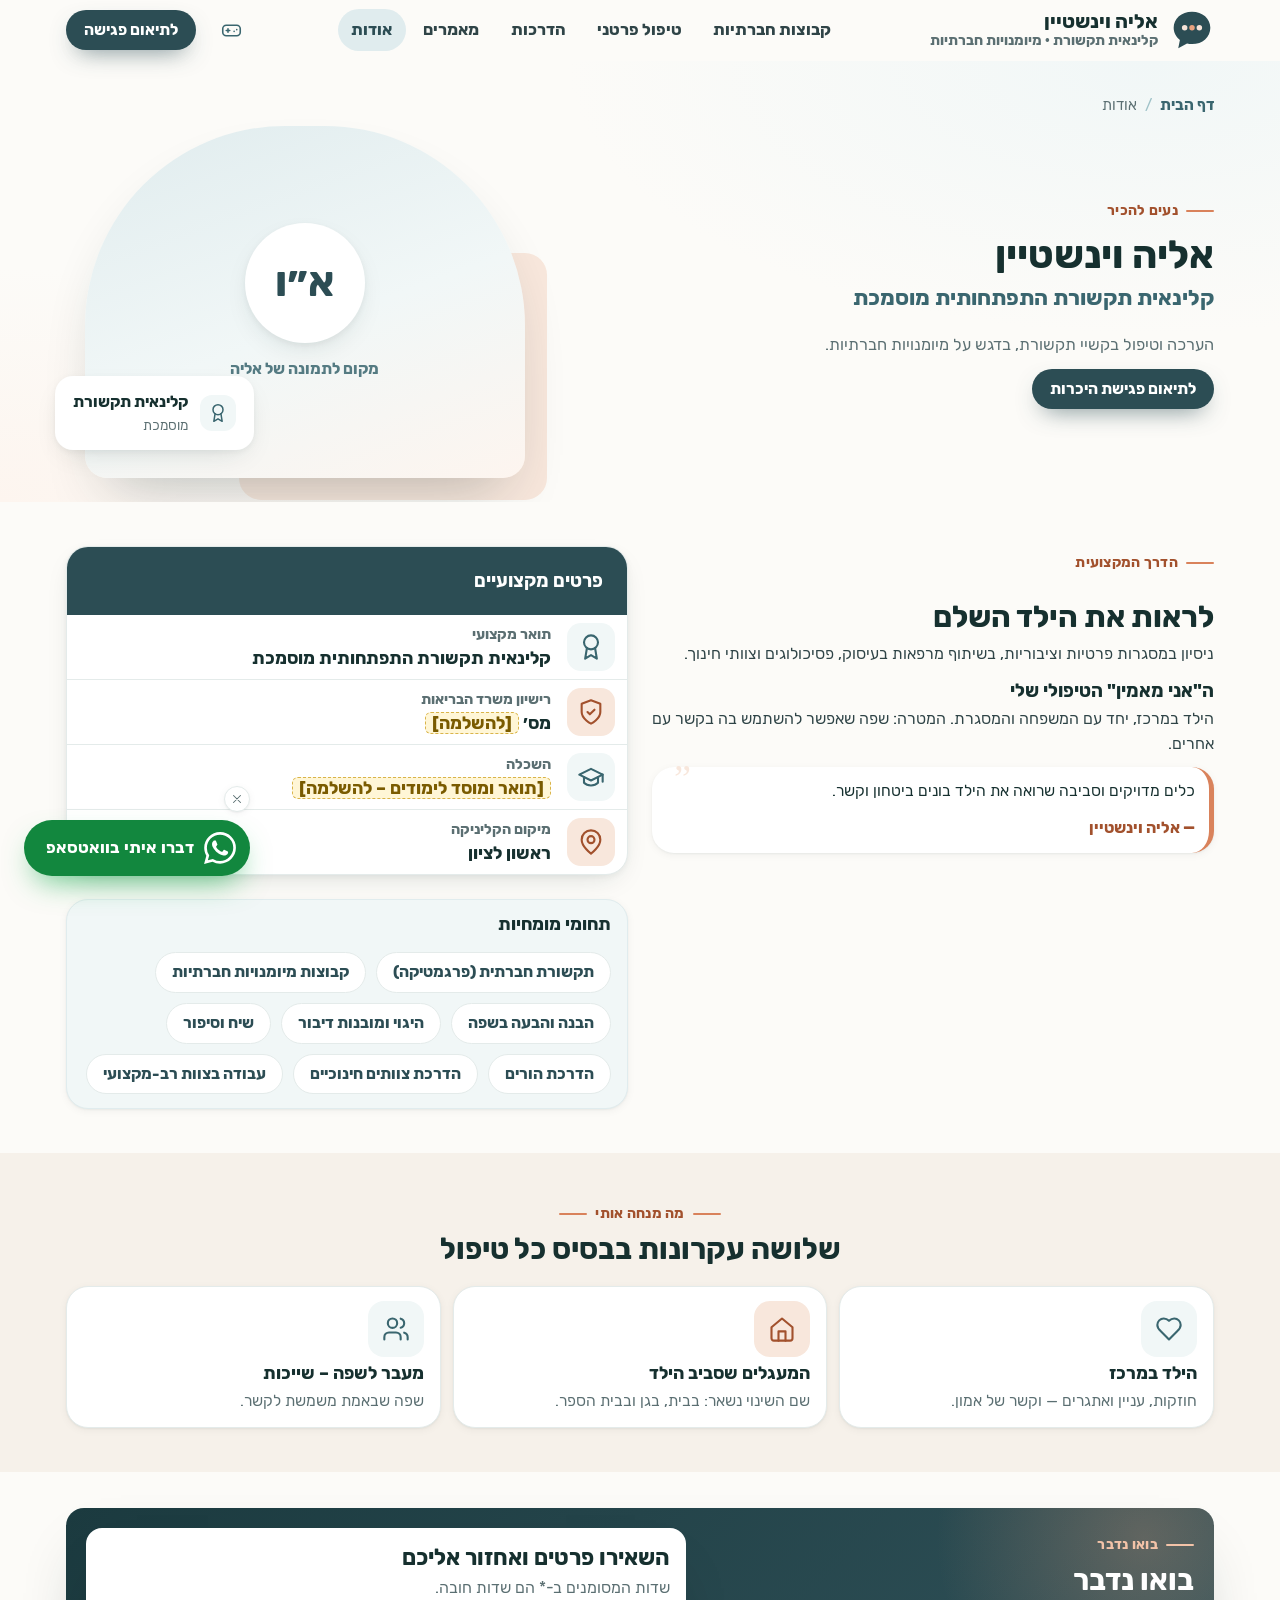
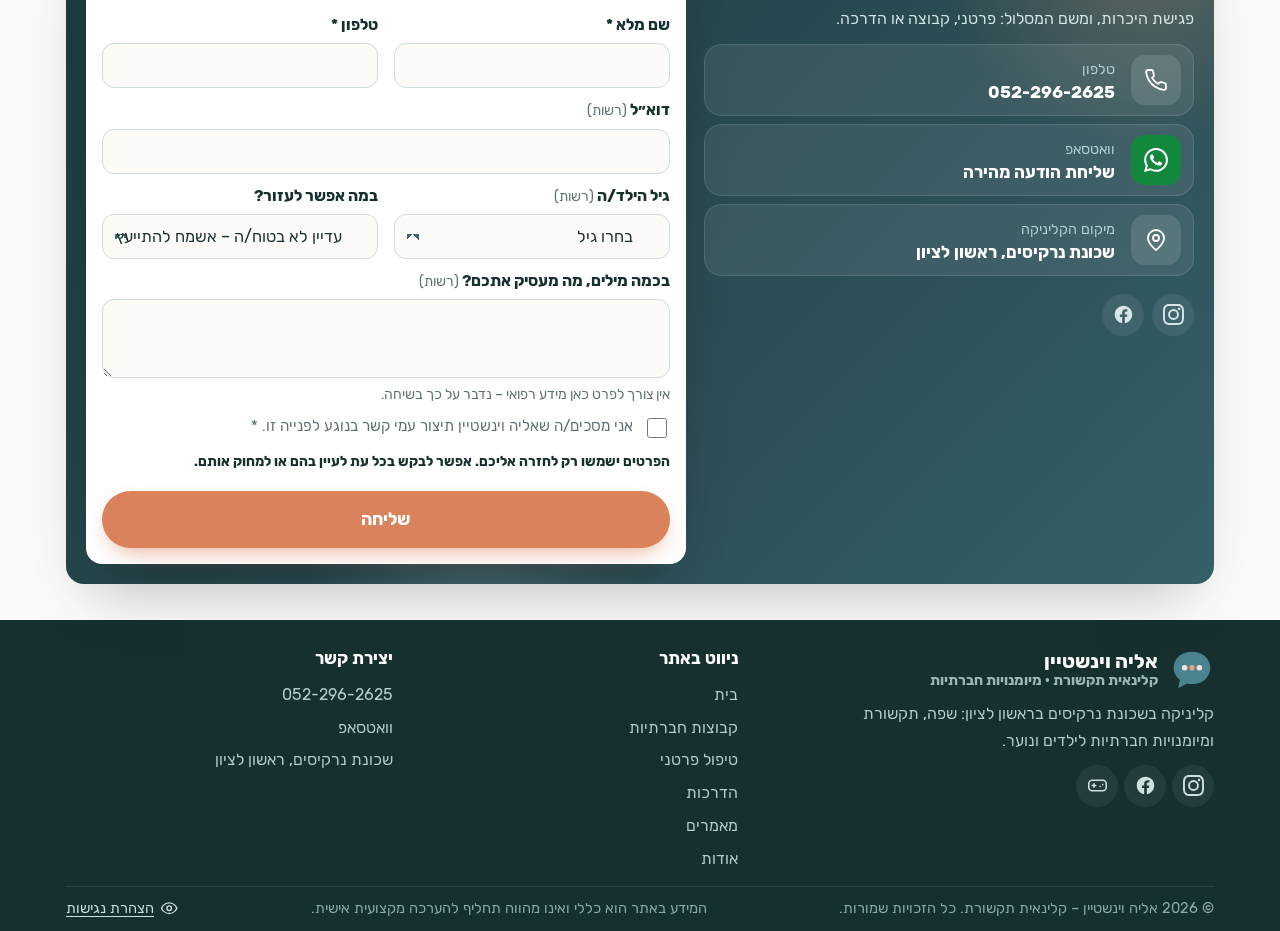
<file: about.html>
<!DOCTYPE html>
<html lang="he" dir="rtl">
<head>
<meta charset="UTF-8">
<meta name="viewport" content="width=device-width, initial-scale=1.0">
<title>אודות | אליה וינשטיין – קלינאית תקשורת</title>
<meta name="description" content="אליה וינשטיין, קלינאית תקשורת התפתחותית מוסמכת, המתמחה בהערכה ובטיפול בקשיי תקשורת ובפיתוח מיומנויות חברתיות בקרב ילדים ונוער.">
<meta name="theme-color" content="#2c4d54">
<link rel="icon" href="favicon.ico" sizes="any">
<link rel="icon" href="favicon.svg" type="image/svg+xml">
<link rel="icon" href="favicon-32.png" type="image/png" sizes="32x32">
<link rel="apple-touch-icon" href="apple-touch-icon.png">
<meta property="og:type" content="website">
<meta property="og:locale" content="he_IL">
<meta property="og:title" content="אודות | אליה וינשטיין – קלינאית תקשורת">
<meta property="og:description" content="אליה וינשטיין, קלינאית תקשורת התפתחותית מוסמכת, המתמחה בהערכה ובטיפול בקשיי תקשורת ובפיתוח מיומנויות חברתיות בקרב ילדים ונוער.">
<meta property="og:url" content="https://kobiwein.github.io/eliaSLPweb/about.html">
<meta property="og:image" content="https://kobiwein.github.io/eliaSLPweb/og-image.png">
<meta property="og:image:width" content="1200">
<meta property="og:image:height" content="630">
<meta property="og:image:alt" content="אליה וינשטיין, קלינאית תקשורת ומיומנויות חברתיות, ראשון לציון">
<meta name="twitter:card" content="summary_large_image">
<meta name="twitter:image" content="https://kobiwein.github.io/eliaSLPweb/og-image.png">
<link rel="canonical" href="https://kobiwein.github.io/eliaSLPweb/about.html">
<script>document.documentElement.classList.add('js');</script>
<style>@font-face{font-family:'Rubik';font-style:normal;font-weight:400;font-display:swap;src:url([data-uri]) format('woff')}
@font-face{font-family:'Rubik';font-style:normal;font-weight:700;font-display:swap;src:url([data-uri]) format('woff')}

:root{
  --ink:#16302f; --teal-900:#1b3a3f; --teal-800:#2c4d54; --teal-700:#3a666f; --teal-600:#4a828d;
  --teal-300:#9fc2c8; --teal-100:#e0ecee; --teal-50:#f1f7f7;
  --accent:#d9825b; --accent-ink:#a2512d; --accent-soft:#f8e7dc; --accent-50:#fdf5ef;
  --sand:#f6f1ea; --bg:#fcfbf8; --surface:#ffffff;
  --text:#2f4447; --muted:#5b6f72; --line:#e4ebea;
  --radius:22px; --radius-sm:14px;
  --shadow-sm:0 1px 2px rgba(22,48,47,.05),0 2px 8px rgba(22,48,47,.05);
  --shadow:0 10px 30px -12px rgba(22,48,47,.18),0 2px 6px rgba(22,48,47,.05);
  --shadow-lg:0 30px 60px -25px rgba(22,48,47,.30);
  --maxw:1180px;
  --font:'Rubik','Assistant','Heebo',system-ui,-apple-system,'Segoe UI',Arial,sans-serif;
}
*,*::before,*::after{box-sizing:border-box}
html{scroll-behavior:smooth;-webkit-text-size-adjust:100%}
body{margin:0;overflow-x:clip;font-family:var(--font);font-size:18px;line-height:1.75;color:var(--text);background:var(--bg);-webkit-font-smoothing:antialiased;text-rendering:optimizeLegibility}
img,svg{display:block;max-width:100%}
a{color:inherit;text-decoration:none}
p{margin:0 0 1em}
h1,h2,h3,h4{color:var(--ink);line-height:1.25;margin:0;font-weight:700;letter-spacing:0}
h1{font-size:clamp(2.1rem,4.6vw,3.6rem)}
h2{font-size:clamp(1.75rem,3.2vw,2.6rem)}
h3{font-size:1.3rem;font-weight:700}
strong{color:var(--ink);font-weight:700}
.ic{width:1.25em;height:1.25em;flex:none}
:focus-visible{outline:3px solid var(--accent);outline-offset:3px;border-radius:8px}
.skip{position:absolute;inset-inline-start:1rem;inset-block-start:-100px;background:var(--teal-800);color:#fff;padding:.6rem 1rem;border-radius:10px;z-index:100}
.skip:focus{inset-block-start:1rem}
.container{width:100%;max-width:var(--maxw);margin-inline:auto;padding-inline:24px}
.narrow{max-width:860px}
section{position:relative}
.section{padding-block:96px}
.section-tight{padding-block:64px}
.bg-sand{background:var(--sand)}
.bg-teal{background:var(--teal-50)}
.eyebrow{display:inline-flex;align-items:center;gap:.5rem;font-size:.95rem;font-weight:700;color:var(--accent-ink);letter-spacing:.02em;margin-block-end:14px}
.eyebrow::before{content:"";width:28px;height:2px;background:var(--accent);border-radius:2px}
.lead{font-size:1.22rem;color:var(--muted);line-height:1.8}
.sec-head{max-width:760px;margin-block-end:52px}
.sec-head.center{margin-inline:auto;text-align:center}
.sec-head.center .eyebrow::after{content:"";width:28px;height:2px;background:var(--accent);border-radius:2px}
.sec-head h2{margin-block-end:16px}
.sec-head p{font-size:1.15rem;color:var(--muted);margin:0}

/* buttons */
.btn{display:inline-flex;align-items:center;justify-content:center;gap:.6rem;font-family:inherit;font-weight:700;font-size:1.05rem;padding:.9rem 1.6rem;border-radius:999px;border:2px solid transparent;cursor:pointer;transition:transform .2s ease,box-shadow .2s ease,background-color .2s ease,color .2s ease;line-height:1.2}
.btn:hover{transform:translateY(-2px)}
.btn-primary{background:var(--teal-800);color:#fff;box-shadow:0 10px 24px -10px rgba(44,77,84,.7)}
.btn-primary:hover{background:var(--teal-900)}
.btn-accent{background:var(--accent);color:#fff;box-shadow:0 10px 24px -10px rgba(217,130,91,.8)}
.btn-accent:hover{background:#c8714b}
.btn-ghost{background:transparent;color:var(--teal-800);border-color:var(--teal-300)}
.btn-ghost:hover{background:var(--surface);border-color:var(--teal-600)}
.btn-white{background:#fff;color:var(--teal-900)}
.btn-wa{background:#12873e;color:#fff}
.btn-wa:hover{background:#0f7a36}
.btn-row{display:flex;flex-wrap:wrap;gap:14px}
.link-arrow{display:inline-flex;align-items:center;gap:.5rem;font-weight:700;color:var(--teal-700)}
.link-arrow .ic{transition:transform .25s ease}
a:hover .link-arrow .ic,.link-arrow:hover .ic{transform:translateX(-5px)}

/* header */
.site-header{position:sticky;inset-block-start:0;z-index:50;background:rgba(252,251,248,.86);backdrop-filter:saturate(160%) blur(14px);-webkit-backdrop-filter:saturate(160%) blur(14px);border-block-end:1px solid transparent;transition:border-color .3s,box-shadow .3s}
.site-header.scrolled{border-block-end-color:var(--line);box-shadow:0 6px 24px -18px rgba(22,48,47,.35)}
.nav{display:flex;align-items:center;justify-content:space-between;gap:24px;height:80px}
.brand{display:flex;align-items:center;gap:12px}
.logo-mark{width:44px;height:44px}
.brand-text{display:flex;flex-direction:column;line-height:1.15}
.brand-name{font-weight:800;font-size:1.25rem;color:var(--ink)}
.brand-sub{font-size:.88rem;color:var(--muted);font-weight:600}
.menu{display:flex;align-items:center;gap:4px;list-style:none;margin:0;padding:0}
.menu a{display:block;padding:.5rem .85rem;border-radius:999px;font-weight:600;color:var(--text);font-size:1.02rem;transition:background-color .2s,color .2s}
.menu a:hover{background:var(--teal-50);color:var(--teal-800)}
.menu a[aria-current="page"]{color:var(--teal-800);background:var(--teal-100)}
.nav-end{display:flex;align-items:center;gap:6px}
.icon-btn{display:inline-flex;align-items:center;justify-content:center;width:42px;height:42px;border-radius:50%;color:var(--teal-700);transition:background-color .2s,color .2s}
.icon-btn:hover{background:var(--teal-50);color:var(--teal-900)}
.icon-btn .ic{width:21px;height:21px}
.nav-cta{margin-inline-start:8px;padding:.7rem 1.25rem;font-size:1rem}
.burger{display:none;background:none;border:0;color:var(--teal-900);width:46px;height:46px;border-radius:12px;cursor:pointer;align-items:center;justify-content:center}
.burger .ic{width:28px;height:28px}
.burger:hover{background:var(--teal-50)}
.mobile-panel{display:none;border-block-start:1px solid var(--line);background:var(--bg);padding:12px 24px 24px}
.mobile-panel.open{display:block}
.mobile-panel ul{list-style:none;margin:0;padding:0}
.mobile-panel li a{display:flex;justify-content:space-between;align-items:center;padding:14px 4px;border-block-end:1px solid var(--line);font-weight:700;font-size:1.1rem;color:var(--ink)}
.mobile-panel li a[aria-current="page"]{color:var(--accent-ink)}
.mobile-social{display:flex;gap:8px;margin-block:16px}
.mobile-panel .btn{width:100%}
@media (max-width:1180px){.menu,.nav-end .icon-btn,.nav-cta{display:none}.burger{display:inline-flex}}

/* hero (home) */
.hero{overflow:hidden;padding-block:72px 96px;background:radial-gradient(1200px 500px at 85% -10%,var(--teal-50),transparent 60%),radial-gradient(800px 400px at 0% 100%,var(--accent-50),transparent 60%)}
.hero-grid{display:grid;grid-template-columns:1.1fr .9fr;gap:56px;align-items:center}
.hero h1{margin-block:6px 22px;position:relative;z-index:0}
.hero h1 .hl{color:var(--teal-700);position:relative;white-space:nowrap}
.hero h1 .hl::after{content:"";position:absolute;inset-inline:0;inset-block-end:.06em;height:.22em;background:var(--accent-soft);z-index:-1;border-radius:6px}
.hero .lead{max-width:600px;margin-block-end:32px}
.trust{display:flex;flex-wrap:wrap;gap:12px 26px;margin-block-start:36px;padding:0;list-style:none}
.trust li{display:flex;align-items:center;gap:.5rem;font-weight:600;color:var(--teal-800);font-size:1rem}
.trust .ic{color:var(--accent);width:22px;height:22px}
.hero-art{position:relative}
.hero-art svg{width:100%;height:auto}
.float-card{position:absolute;background:var(--surface);border-radius:18px;box-shadow:var(--shadow);padding:14px 18px;display:flex;align-items:center;gap:12px;font-weight:700;color:var(--ink);font-size:.98rem}
.float-card .ic{width:36px;height:36px;padding:8px;border-radius:12px;background:var(--teal-50);color:var(--teal-700)}
.float-card small{display:block;font-weight:500;color:var(--muted);font-size:.85rem}
.fc-1{inset-block-start:8%;inset-inline-end:-4%}
.fc-2{inset-block-end:10%;inset-inline-start:-6%}
.fc-2 .ic{background:var(--accent-soft);color:var(--accent-ink)}

/* page hero (inner) */
.page-hero{padding-block:44px 80px;overflow:hidden;background:radial-gradient(900px 420px at 90% 0%,var(--teal-50),transparent 65%),radial-gradient(700px 360px at 0% 100%,var(--accent-50),transparent 65%)}
.crumbs{display:flex;align-items:center;gap:.5rem;font-size:.95rem;color:var(--muted);margin-block-end:36px;list-style:none;padding:0}
.crumbs a{color:var(--teal-700);font-weight:600}
.crumbs a:hover{text-decoration:underline}
.crumbs li+li::before{content:"/";margin-inline-end:.5rem;color:var(--teal-300)}
.ph-grid{display:grid;grid-template-columns:1.15fr .85fr;gap:56px;align-items:center}
.page-hero h1{margin-block:4px 20px}
.page-hero .lead{margin-block-end:30px;max-width:620px}

/* cards */
.grid{display:grid;gap:24px}
.g-2{grid-template-columns:repeat(2,1fr)}
.g-3{grid-template-columns:repeat(3,1fr)}
.g-4{grid-template-columns:repeat(4,1fr)}
.card{background:var(--surface);border:1px solid var(--line);border-radius:var(--radius);padding:32px;box-shadow:var(--shadow-sm);transition:transform .3s ease,box-shadow .3s ease,border-color .3s}
.card h3{margin-block:18px 10px}
.card p{color:var(--muted);margin:0;font-size:1.05rem}
.card.hover:hover{transform:translateY(-6px);box-shadow:var(--shadow-lg);border-color:transparent}
.badge-ic{display:inline-flex;align-items:center;justify-content:center;width:56px;height:56px;border-radius:16px;background:var(--teal-50);color:var(--teal-700)}
.badge-ic .ic{width:28px;height:28px}
.badge-ic.warm{background:var(--accent-soft);color:var(--accent-ink)}

/* service cards */
.service{display:flex;flex-direction:column;position:relative;overflow:hidden;padding:0}
.service .art{height:190px;display:flex;align-items:center;justify-content:center;background:var(--teal-50);position:relative;overflow:hidden}
.service .art svg{height:150px;width:auto;transition:transform .5s ease}
.service:hover .art svg{transform:scale(1.06) rotate(-1.5deg)}
.service.warm .art{background:var(--accent-50)}
.service .body{padding:28px 30px 30px;display:flex;flex-direction:column;flex:1}
.service h3{margin:0 0 10px;font-size:1.4rem}
.service p{flex:1;margin-block-end:22px}
.tag{position:absolute;inset-block-start:16px;inset-inline-start:16px;background:var(--accent-ink);color:#fff;font-weight:700;font-size:.82rem;padding:.3rem .8rem;border-radius:999px;z-index:2}
.service-featured{grid-row:span 1}

/* checklist */
.checks{list-style:none;margin:0;padding:0;display:grid;gap:14px}
.checks li{display:flex;gap:14px;align-items:flex-start;font-size:1.08rem}
.checks li .ic{flex:none;width:28px;height:28px;padding:5px;border-radius:50%;background:var(--teal-100);color:var(--teal-800);margin-block-start:2px}
.checks.warm li .ic{background:var(--accent-soft);color:var(--accent-ink)}

/* signs panel */
.signs{display:grid;grid-template-columns:repeat(2,1fr);gap:24px}
.signs .card h3{display:flex;align-items:center;gap:12px;margin:0 0 18px}
.signs .card h3 .badge-ic{width:46px;height:46px;border-radius:14px}
.note{display:flex;gap:12px;align-items:flex-start;margin-block-start:12px;padding:18px 22px;border-radius:var(--radius-sm);background:var(--surface);border:1px dashed var(--teal-300);color:var(--muted);font-size:1rem}
.note .ic{color:var(--teal-600);margin-block-start:4px}

/* steps */
.steps{list-style:none;padding:0;margin:0;display:grid;grid-template-columns:repeat(4,1fr);gap:24px;counter-reset:s;position:relative}
.steps li{position:relative;background:var(--surface);border-radius:var(--radius);padding:30px 26px;border:1px solid var(--line);box-shadow:var(--shadow-sm)}
.steps .num{display:inline-flex;align-items:center;justify-content:center;width:48px;height:48px;border-radius:50%;background:var(--teal-800);color:#fff;font-weight:800;font-size:1.2rem;margin-block-end:16px;box-shadow:0 0 0 6px var(--teal-50)}
.steps li:nth-child(even) .num{background:var(--accent-ink)}
.steps h3{font-size:1.2rem;margin-block-end:8px}
.steps p{color:var(--muted);font-size:1.02rem;margin:0}

/* split / about teaser */
.split{display:grid;grid-template-columns:1fr 1fr;gap:64px;align-items:center}
.portrait{position:relative;aspect-ratio:4/5;border-radius:200px 200px var(--radius) var(--radius);background:linear-gradient(160deg,var(--teal-100),var(--teal-50) 55%,var(--accent-50));overflow:hidden;display:flex;align-items:center;justify-content:center;box-shadow:var(--shadow-lg)}
.portrait .ph{display:flex;flex-direction:column;align-items:center;gap:14px;color:var(--teal-700);text-align:center;padding:24px}
.portrait .mono{width:120px;height:120px;border-radius:50%;background:var(--surface);display:flex;align-items:center;justify-content:center;font-size:2.6rem;font-weight:800;color:var(--teal-800);box-shadow:var(--shadow)}
.portrait .ph span{font-weight:600;font-size:.98rem;opacity:.85}
.portrait-wrap{position:relative;isolation:isolate;max-width:440px;margin-inline:auto;width:100%}
.portrait-wrap::before{content:"";position:absolute;inset:auto -22px -22px auto;width:70%;height:70%;border-radius:var(--radius);background:var(--accent-soft);z-index:-1}
.portrait-wrap .float-card{inset-block-end:28px;inset-inline-end:-30px}
blockquote.quote{margin:28px 0;padding:26px 30px;background:var(--surface);border-radius:var(--radius);border-inline-start:5px solid var(--accent);box-shadow:var(--shadow-sm);font-size:1.18rem;color:var(--ink);font-weight:500;position:relative}
blockquote.quote::before{content:"”";position:absolute;inset-block-start:-18px;inset-inline-end:22px;font-size:5rem;line-height:1;color:var(--accent-soft);font-family:Georgia,serif}
blockquote.quote footer{margin-block-start:12px;font-size:1rem;color:var(--accent-ink);font-weight:700}

/* principles */
.principle{display:flex;gap:18px;align-items:flex-start;padding:26px;border-radius:var(--radius);background:var(--surface);border:1px solid var(--line)}
.principle h3{font-size:1.18rem;margin-block-end:6px}
.principle p{margin:0;color:var(--muted);font-size:1.02rem}

/* prose */
.prose p{font-size:1.12rem}
.prose h2{margin-block:8px 18px}
.prose h3{margin-block:34px 12px;font-size:1.45rem}

/* info list */
.facts{display:grid;gap:0;background:var(--surface);border-radius:var(--radius);border:1px solid var(--line);box-shadow:var(--shadow);overflow:hidden}
.facts .row{display:flex;gap:16px;align-items:center;padding:20px 24px;border-block-end:1px solid var(--line)}
.facts .row:last-child{border-block-end:0}
.facts .row .badge-ic{width:48px;height:48px;border-radius:14px}
.facts .k{font-size:.9rem;color:var(--muted);font-weight:600}
.facts .v{font-size:1.1rem;color:var(--ink);font-weight:700;line-height:1.35}
.facts-head{padding:20px 24px;background:var(--teal-800);color:#fff;font-weight:800;font-size:1.15rem}

/* audience blocks */
.aud{display:grid;grid-template-columns:280px 1fr;gap:40px;padding:40px;border-radius:var(--radius);background:var(--surface);border:1px solid var(--line);box-shadow:var(--shadow-sm)}
.aud+.aud{margin-block-start:24px}
.aud-head h3{font-size:1.55rem;margin-block:16px 10px}
.aud-head p{color:var(--muted);margin:0;font-size:1.05rem}

/* chips */
.chips{display:flex;flex-wrap:wrap;gap:10px;list-style:none;padding:0;margin:0}
.chips li{padding:.45rem 1rem;border-radius:999px;background:var(--surface);border:1px solid var(--line);font-weight:600;color:var(--teal-800);font-size:.98rem}

/* placeholder to fill */
.todo{background:#fff6d6;border:1px dashed #d9b44a;border-radius:6px;padding:0 .35em;color:#7a5b00;font-weight:600}

/* FAQ */
.faq{display:grid;gap:14px}
.faq details{background:var(--surface);border:1px solid var(--line);border-radius:18px;padding:0 26px;transition:box-shadow .3s,border-color .3s}
.faq details[open]{box-shadow:var(--shadow);border-color:transparent}
.faq summary{list-style:none;cursor:pointer;display:flex;justify-content:space-between;align-items:center;gap:16px;padding:22px 0;font-weight:700;font-size:1.15rem;color:var(--ink)}
.faq summary::-webkit-details-marker{display:none}
.faq summary .ic{color:var(--teal-600);transition:transform .3s;width:24px;height:24px}
.faq details[open] summary .ic{transform:rotate(180deg)}
.faq .ans{padding-block-end:22px;color:var(--muted);font-size:1.07rem}
.faq .ans p:last-child{margin:0}

/* contact */
.contact{padding-block:96px}
.contact-box{position:relative;overflow:hidden;border-radius:32px;background:linear-gradient(135deg,var(--teal-900),var(--teal-800) 60%,#356068);color:#fff;padding:64px;display:grid;grid-template-columns:1.1fr .9fr;gap:48px;align-items:center;box-shadow:var(--shadow-lg)}
.contact-box::before,.contact-box::after{content:"";position:absolute;border-radius:50%;pointer-events:none}
.contact-box::before{width:420px;height:420px;inset-block-start:-180px;inset-inline-start:-140px;background:radial-gradient(circle,rgba(233,162,127,.28),transparent 70%)}
.contact-box::after{width:360px;height:360px;inset-block-end:-200px;inset-inline-end:20%;background:radial-gradient(circle,rgba(159,194,200,.22),transparent 70%)}
.contact-box > *{position:relative;z-index:1}
.contact-box h2{color:#fff;margin-block-end:16px}
.contact-box .eyebrow{color:#f3c3a8}
.contact-box .eyebrow::before{background:#f3c3a8}
.contact-box p{color:#d6e6e8;font-size:1.15rem}
.c-list{display:grid;gap:14px}
.c-item{display:flex;align-items:center;gap:16px;padding:18px 20px;border-radius:18px;background:rgba(255,255,255,.08);border:1px solid rgba(255,255,255,.12);transition:background-color .2s,transform .2s}
a.c-item:hover{background:rgba(255,255,255,.14);transform:translateY(-2px)}
.c-item .ci{display:inline-flex;align-items:center;justify-content:center;width:50px;height:50px;border-radius:14px;background:rgba(255,255,255,.12);color:#fff;flex:none}
.c-item .ci .ic{width:24px;height:24px}
.c-item .k{font-size:.9rem;color:#b9d3d6}
.c-item .v{font-size:1.25rem;font-weight:800;color:#fff;line-height:1.3}
.c-item.wa .ci{background:#12873e}

/* footer */
.site-footer{background:var(--ink);color:#b9cccd;padding-block:64px 28px;font-size:1rem}
.f-grid{display:grid;grid-template-columns:1.4fr 1fr 1fr;gap:40px}
.site-footer .brand-name{color:#fff}
.site-footer .logo-mark path{fill:#4a828d}
.site-footer .brand-sub{color:#9db7b9}
.site-footer h4{color:#fff;font-size:1.05rem;margin-block-end:14px}
.site-footer ul{list-style:none;margin:0;padding:0;display:grid;gap:8px}
.site-footer a:hover{color:#fff}
.f-a11y{display:inline-flex;align-items:center;gap:.4rem;color:#cfe0e1;text-decoration:underline;text-underline-offset:3px}
.f-about{margin-block-start:8px;max-width:380px;line-height:1.7}
.f-social{display:flex;gap:6px;margin-block-start:8px}
.f-social .icon-btn{color:#cfe0e1;background:rgba(255,255,255,.06)}
.f-social .icon-btn:hover{background:rgba(255,255,255,.14);color:#fff}
.f-bottom{margin-block-start:44px;padding-block-start:22px;border-block-start:1px solid rgba(255,255,255,.1);display:flex;flex-wrap:wrap;justify-content:space-between;gap:12px;font-size:.92rem;color:#8eaaac}

/* whatsapp widget */
.wa-widget{position:fixed;inset-block-end:24px;inset-inline-end:24px;z-index:60;display:flex;flex-direction:column;align-items:flex-start;gap:8px}
.wa-close{width:26px;height:26px;border-radius:50%;background:#fff;border:1px solid var(--line);color:var(--muted);display:inline-flex;align-items:center;justify-content:center;cursor:pointer;box-shadow:var(--shadow-sm);padding:0}
.wa-close .ic{width:14px;height:14px}
.wa-close:hover{color:var(--ink)}
.wa-btn{display:flex;align-items:center;gap:10px;background:#12873e;color:#fff;border-radius:999px;padding:12px;box-shadow:0 14px 30px -10px rgba(31,174,84,.7);transition:transform .2s,background-color .2s}
.wa-btn:hover{transform:scale(1.05);background:#0f7a36}
.wa-btn .ic{width:32px;height:32px}
.wa-btn .wa-label{font-weight:700;padding-inline-end:8px;display:none}
@media (min-width:900px){.wa-btn{padding:12px 14px}.wa-btn .wa-label{display:inline}}
.wa-widget.hidden{display:none}


/* contact form */
.contact-box{grid-template-columns:.9fr 1.1fr;align-items:start}
.c-social{display:flex;gap:8px;margin-block-start:18px}
.c-social .icon-btn{color:#d6e6e8;background:rgba(255,255,255,.08)}
.c-social .icon-btn:hover{background:rgba(255,255,255,.16);color:#fff}
.form-card{background:var(--surface);color:var(--text);border-radius:24px;padding:34px;box-shadow:0 30px 60px -30px rgba(0,0,0,.45)}
.form-card h3{font-size:1.4rem;margin-block-end:4px}
.form-card .sub{color:var(--muted);font-size:1rem;margin-block-end:22px}
.f-row{display:grid;grid-template-columns:1fr 1fr;gap:16px}
.field{display:flex;flex-direction:column;gap:6px;margin-block-end:16px}
.field label{font-weight:700;color:var(--ink);font-size:.98rem}
.field .opt{font-weight:500;color:var(--muted);font-size:.88rem}
.field input,.field select,.field textarea{font-family:inherit;font-size:1.02rem;color:var(--ink);background:var(--bg);border:1.5px solid #cfdcdb;border-radius:12px;padding:.75rem .9rem;transition:border-color .2s,box-shadow .2s,background-color .2s;width:100%}
.field textarea{min-height:110px;resize:vertical;line-height:1.6}
.field select{appearance:none;-webkit-appearance:none;background-image:linear-gradient(45deg,transparent 50%,var(--teal-700) 50%),linear-gradient(135deg,var(--teal-700) 50%,transparent 50%);background-position:left 18px center,left 12px center;background-size:6px 6px,6px 6px;background-repeat:no-repeat;padding-inline-end:.9rem;padding-inline-start:2.2rem}
.field input:focus,.field select:focus,.field textarea:focus{outline:none;border-color:var(--teal-600);background:#fff;box-shadow:0 0 0 4px rgba(74,130,141,.18)}
.field [aria-invalid="true"]{border-color:#b42318;background:#fff8f7}
.err{color:#b42318;font-size:.9rem;font-weight:600;min-height:0}
.err:empty{display:none}
.hp{position:absolute!important;inset-inline-start:-9999px;width:1px;height:1px;overflow:hidden}
.consent{display:flex;gap:10px;align-items:flex-start;font-size:.95rem;color:var(--muted);margin-block:4px 6px;line-height:1.55}
.consent input{width:20px;height:20px;margin-block-start:3px;accent-color:var(--teal-700);flex:none}
.form-card .privacy{font-size:.86rem;color:var(--ink);font-weight:700;line-height:1.55;margin:10px 0 18px}
.form-card .btn{width:100%;font-size:1.1rem;padding:1rem}
.form-card .btn[disabled]{opacity:.65;cursor:wait;transform:none}
.f-status{margin-block-start:14px;border-radius:12px;padding:12px 14px;font-weight:600;font-size:.98rem}
.f-status:empty{display:none}
.f-status.ok{background:#e8f6ee;color:#11633a;border:1px solid #bfe5cf}
.f-status.bad{background:#fdecea;color:#912018;border:1px solid #f5c2bc}

/* articles */
.art-card{display:flex;flex-direction:column;padding:0;overflow:hidden}
.art-card .cover{height:150px;display:flex;align-items:center;justify-content:center;background:var(--teal-50);color:var(--teal-700)}
.art-card.warm .cover{background:var(--accent-50);color:var(--accent-ink)}
.art-card .cover .ic{width:64px;height:64px;stroke-width:1.4}
.art-card .body{padding:26px 28px 28px;display:flex;flex-direction:column;flex:1}
.art-card h2,.art-card h3{font-size:1.3rem;margin:8px 0 10px}
.art-card p{flex:1;margin-block-end:18px}
.meta{display:flex;flex-wrap:wrap;gap:6px 16px;font-size:.9rem;color:var(--muted);font-weight:600}
.meta span{display:inline-flex;align-items:center;gap:.35rem}
.meta .ic{width:16px;height:16px}
.cat{display:inline-block;font-size:.82rem;font-weight:700;color:var(--teal-800);background:var(--teal-100);padding:.2rem .7rem;border-radius:999px}
.warm .cat{background:var(--accent-soft);color:var(--accent-ink)}
.article-hero{padding-block:44px 56px;background:radial-gradient(900px 420px at 90% 0%,var(--teal-50),transparent 65%),radial-gradient(700px 360px at 0% 100%,var(--accent-50),transparent 65%)}
.article-hero h1{font-size:clamp(1.9rem,4vw,3rem);margin-block:14px 18px}
.article-hero .lead{margin-block-end:22px}
.byline{display:flex;align-items:center;gap:12px;font-size:.98rem;color:var(--muted)}
.byline .av{width:44px;height:44px;border-radius:50%;background:var(--teal-800);color:#fff;display:flex;align-items:center;justify-content:center;font-weight:700}
.byline strong{display:block;color:var(--ink)}
.article{padding-block:56px 24px}
.article .prose{max-width:760px;margin-inline:auto}
.prose h2{font-size:clamp(1.45rem,2.6vw,1.9rem);margin-block:44px 14px}
.prose ul.dots{padding-inline-start:1.3rem;margin:0 0 1.2em}
.prose ul.dots li{margin-block-end:.5em}
.prose ul.dots li::marker{color:var(--accent)}
.callout{display:flex;gap:14px;align-items:flex-start;padding:20px 24px;border-radius:18px;background:var(--teal-50);border:1px solid var(--teal-100);margin:26px 0;font-size:1.05rem}
.callout .ic{color:var(--teal-700);width:26px;height:26px;margin-block-start:3px}
.callout.warm{background:var(--accent-50);border-color:var(--accent-soft)}
.callout.warm .ic{color:var(--accent-ink)}
.callout p:last-child{margin:0}
.callout strong{display:block;margin-block-end:4px}
.tip{position:relative;padding:22px 24px 22px 24px;border-radius:18px;background:var(--surface);border:1px solid var(--line);box-shadow:var(--shadow-sm);margin-block-end:18px}
.tip h2,.tip h3{display:flex;align-items:center;gap:12px;font-size:1.22rem;margin:0 0 8px}
.tip h2 .n,.tip h3 .n{display:inline-flex;align-items:center;justify-content:center;width:36px;height:36px;border-radius:50%;background:var(--teal-800);color:#fff;font-size:1rem;flex:none}
.tip:nth-of-type(even) h2 .n,.tip:nth-of-type(even) h3 .n{background:var(--accent-ink)}
.tip p{margin:0;color:var(--text);font-size:1.06rem}
.tip .ex{margin-block-start:10px;padding:10px 14px;border-radius:12px;background:var(--sand);font-size:1rem;color:var(--ink)}
.timeline{list-style:none;margin:24px 0;padding:0;display:grid;gap:16px}
.timeline li{display:grid;grid-template-columns:120px 1fr;gap:20px;align-items:start;padding:22px 24px;border-radius:18px;background:var(--surface);border:1px solid var(--line);box-shadow:var(--shadow-sm)}
.timeline .age{display:flex;align-items:center;justify-content:center;text-align:center;font-weight:700;color:var(--teal-800);background:var(--teal-100);border-radius:14px;padding:12px 8px;line-height:1.3;font-size:1.02rem}
.timeline li:nth-child(even) .age{background:var(--accent-soft);color:var(--accent-ink)}
.timeline ul{margin:0;padding-inline-start:1.1rem}
.timeline ul li{display:list-item;padding:0;border:0;box-shadow:none;background:none;border-radius:0;margin-block-end:.3em}
.timeline ul li::marker{color:var(--accent)}
.flags{background:#fff8f3;border:1px solid var(--accent-soft);border-radius:var(--radius);padding:26px 28px;margin:22px 0}
.flags h3{margin:0 0 12px;font-size:1.2rem;color:var(--accent-ink)}
.bottom-line{background:var(--teal-800);color:#d6e6e8;border-radius:var(--radius);padding:28px 30px;margin:40px 0 0}
.bottom-line h2{color:#fff;margin:0 0 10px;font-size:1.4rem}
.bottom-line p{margin:0;font-size:1.08rem}
.disclaimer{margin-block-start:26px;font-size:.92rem;color:var(--muted);border-block-start:1px solid var(--line);padding-block-start:16px}
@media (max-width:760px){
  .f-row{grid-template-columns:1fr;gap:0}
  .form-card{padding:24px 20px}
  .timeline li{grid-template-columns:1fr;gap:12px}
  .timeline .age{justify-content:flex-start;padding:8px 14px;width:max-content}
  .g-3 > .service:last-child:nth-child(odd){flex-direction:column}
}

/* reveal */
.js .reveal{opacity:0;transform:translateY(22px);transition:opacity .7s ease,transform .7s ease}
.js .reveal.in{opacity:1;transform:none}
.js .reveal.d1{transition-delay:.08s}.js .reveal.d2{transition-delay:.16s}.js .reveal.d3{transition-delay:.24s}
@media (prefers-reduced-motion:reduce){html{scroll-behavior:auto}.js .reveal{opacity:1;transform:none;transition:none}*{transition:none!important;animation:none!important}}

/* responsive */
@media (max-width:1060px){
  .g-4,.steps{grid-template-columns:repeat(2,1fr)}
  .hero-grid,.ph-grid{grid-template-columns:1fr}
  .hero-art,.ph-art{max-width:520px;margin-inline:auto;width:100%}
  .split{grid-template-columns:1fr;gap:56px}
  .contact-box{grid-template-columns:1fr;padding:48px 36px}
  .aud{grid-template-columns:1fr;gap:24px}
}
@media (min-width:761px) and (max-width:1060px){
  .g-3{grid-template-columns:repeat(2,1fr)}
  .g-3 > :last-child:nth-child(odd){grid-column:1 / -1}
  .g-3 > .service:last-child:nth-child(odd){flex-direction:row;align-items:stretch}
  .g-3 > .service:last-child:nth-child(odd) .art{width:42%;height:auto;min-height:220px}
  .signs .card{padding:28px}
}
@media (max-width:760px){
  body{font-size:17px}
  .section,.contact{padding-block:68px}
  .hero{padding-block:40px 64px}
  .g-2,.g-3,.g-4,.steps,.signs{grid-template-columns:1fr}
  .f-grid{grid-template-columns:1fr;gap:32px}
  .card,.aud{padding:26px}
  .contact-box{padding:40px 22px;border-radius:24px}
  .fc-1{inset-inline-end:0}.fc-2{inset-inline-start:0}
  .portrait-wrap .float-card{inset-inline-end:0}
  .hero h1 .hl{white-space:normal}
  .nav{height:70px}
  .brand-sub{font-size:.8rem}
  .btn-row .btn{flex:1 1 100%}
}
@media print{.site-header,.wa-widget,.contact-box::before,.contact-box::after{display:none}.js .reveal{opacity:1;transform:none}}

/* density */
body{font-size:16.5px;line-height:1.55}
h1{font-size:clamp(1.75rem,3.2vw,2.45rem)}
h2{font-size:clamp(1.35rem,2.3vw,1.85rem)}
h3{font-size:1.1rem}
p{margin:0 0 .65em}
.section{padding-block:44px}
.lead{font-size:1.02rem;line-height:1.5}
.sec-head{margin-block-end:18px}
.sec-head h2{margin-block-end:6px}
.sec-head p{font-size:.98rem}
.eyebrow{margin-block-end:6px;font-size:.88rem}
.hero{padding-block:28px 32px}
.hero-grid,.ph-grid{gap:24px}
.hero h1{margin-block:2px 8px}
.hero .lead{margin-block-end:14px}
.trust{margin-block-start:14px;gap:6px 16px}
.page-hero{padding-block:18px 24px}
.crumbs{margin-block-end:8px}
.page-hero h1{margin-block:2px 8px}
.page-hero .lead{margin-block-end:12px}
.grid{gap:12px}
.card{padding:14px 16px}
.card h3{margin-block:6px 4px}
.card p{font-size:.98rem}
.service .art{height:100px}
.service .art svg{height:82px}
.service .body{padding:12px 14px 14px}
.service h3{margin:0 0 4px;font-size:1.08rem}
.service p{margin-block-end:8px}
.checks{gap:7px}
.checks li{font-size:.98rem;gap:8px}
.signs{gap:12px}
.note{margin-block-start:12px;padding:10px 12px}
.steps{gap:10px}
.steps li{padding:12px 14px}
.steps .num{width:34px;height:34px;margin-block-end:6px;font-size:.95rem;box-shadow:0 0 0 4px var(--teal-50)}
.steps h3{margin-block-end:4px}
.split{gap:24px}
blockquote.quote{margin:10px 0;padding:12px 14px;font-size:.98rem}
blockquote.quote::before{font-size:2.4rem;inset-block-start:-8px}
.principle{padding:12px 14px;gap:10px}
.prose p{font-size:1rem}
.prose h2{margin-block:18px 6px}
.prose h3{margin-block:14px 4px;font-size:1.15rem}
.facts .row{padding:8px 12px}
.aud{gap:12px;padding:14px 16px}
.aud+.aud{margin-block-start:10px}
.aud-head h3{font-size:1.12rem;margin-block:4px 2px}
.faq{gap:6px}
.faq details{padding:0 14px;border-radius:12px}
.faq summary{padding:10px 0;font-size:.98rem}
.faq .ans{padding-block-end:10px;font-size:.96rem}
.contact{padding-block:36px}
.contact-box{padding:20px;gap:18px;border-radius:18px}
.contact-box h2{margin-block-end:8px}
.contact-box p{font-size:1rem}
.form-card{padding:16px;border-radius:16px}
.form-card .sub{margin-block-end:12px}
.field{margin-block-end:10px}
.field textarea{min-height:64px}
.site-footer{padding-block:28px 12px}
.f-grid{gap:18px}
.f-about{margin-block-start:8px}
.f-bottom{margin-block-start:14px;padding-block-start:10px}
.article-hero{padding-block:18px 12px}
.article-hero h1{margin-block:8px 8px}
.article{padding-block:20px 8px}
.nav{height:60px}
.container{padding-inline:16px}
.art-card .cover{height:64px}
.art-card .cover .ic{width:36px;height:36px}
.art-card .body{padding:12px 14px 12px}
.art-card h2,.art-card h3{font-size:1.05rem;margin:4px 0 4px}
.art-card p{margin-block-end:8px}
.btn{padding:.55rem 1rem;font-size:.98rem}
.c-list{gap:8px}
.c-item{padding:10px 12px}
.c-item .v{font-size:1.05rem}
.portrait{aspect-ratio:5/4}
.callout{margin:14px 0;padding:12px 14px}
.tip{padding:12px 14px;margin-block-end:10px}
.timeline li{padding:12px 14px;gap:12px}
.bottom-line{padding:16px 18px;margin:18px 0 0}
@media (max-width:1060px){
  .split{gap:20px}
  .contact-box{padding:20px 16px}
  .hero-art,.ph-art{max-width:240px}
}
@media (max-width:760px){
  body{font-size:16px}
  .section,.contact{padding-block:32px}
  .hero{padding-block:18px 22px}
  .card,.aud{padding:12px}
  .contact-box{padding:16px 12px}
  .nav{height:56px}
}

@media (max-width:760px){
  body{display:flex;flex-direction:column;height:100dvh;overflow:hidden}
  .site-header{flex:none;max-height:70dvh;overflow:auto}
  .page-scroll{flex:1 1 auto;min-height:0;overflow:auto;padding-bottom:16px;scroll-behavior:smooth}
  .hero-art{max-width:100%;display:flex;flex-direction:column;align-items:center;gap:10px}
  .hero-art>svg{width:min(230px,68vw);height:auto}
  .hero-art .float-card{position:static;width:100%;max-width:420px}
  .wa-widget{position:static;flex:none;align-self:flex-end;width:max-content;max-width:calc(100% - 16px);padding:8px 16px calc(12px + env(safe-area-inset-bottom,0px));inset:auto}
}
</style>

</head>
<body>
<a class="skip" href="#main">דילוג לתוכן הראשי</a>
<header class="site-header" id="top">
  <div class="container nav">
    <a class="brand" href="index.html"><svg class="logo-mark" viewBox="0 0 48 48" aria-hidden="true" focusable="false">
<path d="M24 4C12.4 4 4 11.6 4 21.5c0 5.4 2.6 10.1 6.8 13.3L9 44l9.6-5.2c1.7.4 3.5.6 5.4.6 11.6 0 20-7.8 20-17.9S35.6 4 24 4Z" fill="#2c4d54"/>
<circle cx="16" cy="21.5" r="3" fill="#f6e3d8"/><circle cx="24" cy="21.5" r="3" fill="#e9a27f"/><circle cx="32" cy="21.5" r="3" fill="#f6e3d8"/></svg><span class="brand-text"><span class="brand-name">אליה וינשטיין</span><span class="brand-sub">קלינאית תקשורת · מיומנויות חברתיות</span></span></a>
    <nav aria-label="ניווט ראשי"><ul class="menu"><li><a href="social.html">קבוצות חברתיות</a></li><li><a href="individual.html">טיפול פרטני</a></li><li><a href="guidance.html">הדרכות</a></li><li><a href="articles.html">מאמרים</a></li><li><a href="about.html" aria-current="page">אודות</a></li></ul></nav>
    <div class="nav-end">
      <a class="icon-btn" href="https://elia-games.web.app/index.html" target="_blank" rel="noopener noreferrer" title="מרכז המשחקים" aria-label="מרכז המשחקים (נפתח בחלון חדש)"><svg class="ic" viewBox="0 0 24 24" fill="none" stroke="currentColor" stroke-width="1.8" stroke-linecap="round" stroke-linejoin="round" aria-hidden="true" focusable="false"><rect x="2" y="6" width="20" height="12" rx="4"/><path d="M6 12h4M8 10v4M15 13h.01M18 11h.01"/></svg></a>
      <a class="btn btn-primary nav-cta" href="#contact">לתיאום פגישה</a>
      <button class="burger" id="burger" type="button" aria-expanded="false" aria-controls="mobile-panel" aria-label="פתיחת תפריט"><svg class="ic" viewBox="0 0 24 24" fill="none" stroke="currentColor" stroke-width="1.8" stroke-linecap="round" stroke-linejoin="round" aria-hidden="true" focusable="false"><path d="M4 6h16M4 12h16M4 18h16"/></svg></button>
    </div>
  </div>
  <div class="mobile-panel" id="mobile-panel">
    <nav aria-label="ניווט נייד"><ul><li><a href="index.html">בית<svg class="ic" viewBox="0 0 24 24" fill="none" stroke="currentColor" stroke-width="1.8" stroke-linecap="round" stroke-linejoin="round" aria-hidden="true" focusable="false"><path d="M19 12H5M12 19l-7-7 7-7"/></svg></a></li><li><a href="social.html">קבוצות חברתיות<svg class="ic" viewBox="0 0 24 24" fill="none" stroke="currentColor" stroke-width="1.8" stroke-linecap="round" stroke-linejoin="round" aria-hidden="true" focusable="false"><path d="M19 12H5M12 19l-7-7 7-7"/></svg></a></li><li><a href="individual.html">טיפול פרטני<svg class="ic" viewBox="0 0 24 24" fill="none" stroke="currentColor" stroke-width="1.8" stroke-linecap="round" stroke-linejoin="round" aria-hidden="true" focusable="false"><path d="M19 12H5M12 19l-7-7 7-7"/></svg></a></li><li><a href="guidance.html">הדרכות<svg class="ic" viewBox="0 0 24 24" fill="none" stroke="currentColor" stroke-width="1.8" stroke-linecap="round" stroke-linejoin="round" aria-hidden="true" focusable="false"><path d="M19 12H5M12 19l-7-7 7-7"/></svg></a></li><li><a href="articles.html">מאמרים<svg class="ic" viewBox="0 0 24 24" fill="none" stroke="currentColor" stroke-width="1.8" stroke-linecap="round" stroke-linejoin="round" aria-hidden="true" focusable="false"><path d="M19 12H5M12 19l-7-7 7-7"/></svg></a></li><li><a href="about.html" aria-current="page">אודות<svg class="ic" viewBox="0 0 24 24" fill="none" stroke="currentColor" stroke-width="1.8" stroke-linecap="round" stroke-linejoin="round" aria-hidden="true" focusable="false"><path d="M19 12H5M12 19l-7-7 7-7"/></svg></a></li></ul></nav>
    <div class="mobile-social">
      <a class="icon-btn" href="https://elia-games.web.app/index.html" target="_blank" rel="noopener noreferrer" aria-label="מרכז המשחקים"><svg class="ic" viewBox="0 0 24 24" fill="none" stroke="currentColor" stroke-width="1.8" stroke-linecap="round" stroke-linejoin="round" aria-hidden="true" focusable="false"><rect x="2" y="6" width="20" height="12" rx="4"/><path d="M6 12h4M8 10v4M15 13h.01M18 11h.01"/></svg></a>
      <a class="icon-btn" href="https://www.instagram.com/eliaw.slp/" target="_blank" rel="noopener noreferrer" aria-label="אינסטגרם"><svg class="ic" viewBox="0 0 24 24" fill="currentColor" aria-hidden="true" focusable="false"><path d="M12 2.2c3.2 0 3.6 0 4.8.1 1.2.1 1.8.2 2.2.4.6.2 1 .5 1.4.9.4.4.7.8.9 1.4.2.4.4 1.1.4 2.2.1 1.3.1 1.6.1 4.8s0 3.6-.1 4.8c-.1 1.2-.2 1.8-.4 2.2-.2.6-.5 1-.9 1.4-.4.4-.8.7-1.4.9-.4.2-1.1.4-2.2.4-1.3.1-1.6.1-4.8.1s-3.6 0-4.8-.1c-1.2-.1-1.8-.2-2.2-.4-.6-.2-1-.5-1.4-.9-.4-.4-.7-.8-.9-1.4-.2-.4-.4-1.1-.4-2.2-.1-1.3-.1-1.6-.1-4.8s0-3.6.1-4.8c.1-1.2.2-1.8.4-2.2.2-.6.5-1 .9-1.4.4-.4.8-.7 1.4-.9.4-.2 1.1-.4 2.2-.4 1.2-.1 1.6-.1 4.8-.1M12 0C8.7 0 8.3 0 7.1.1 5.8.1 4.9.3 4.1.6c-.8.3-1.5.7-2.1 1.4C1.3 2.6.9 3.3.6 4.1.3 4.9.1 5.8.1 7.1 0 8.3 0 8.7 0 12s0 3.7.1 4.9c.1 1.3.3 2.2.6 2.9.3.8.7 1.5 1.4 2.1.7.7 1.3 1.1 2.1 1.4.8.3 1.6.5 2.9.6 1.2.1 1.6.1 4.9.1s3.7 0 4.9-.1c1.3-.1 2.2-.3 2.9-.6.8-.3 1.5-.7 2.1-1.4.7-.7 1.1-1.3 1.4-2.1.3-.8.5-1.6.6-2.9.1-1.2.1-1.6.1-4.9s0-3.7-.1-4.9c-.1-1.3-.3-2.2-.6-2.9-.3-.8-.7-1.5-1.4-2.1C21.4 1.3 20.7.9 19.9.6 19.1.3 18.2.1 16.9.1 15.7 0 15.3 0 12 0Zm0 5.8a6.2 6.2 0 1 0 0 12.4 6.2 6.2 0 0 0 0-12.4ZM12 16a4 4 0 1 1 0-8 4 4 0 0 1 0 8Zm6.4-11.8a1.4 1.4 0 1 0 0 2.9 1.4 1.4 0 0 0 0-2.9Z"/></svg></a>
      <a class="icon-btn" href="https://www.facebook.com/p/%D7%90%D7%9C%D7%99%D7%94-%D7%95%D7%99%D7%A0%D7%A9%D7%98%D7%99%D7%99%D7%9F-%D7%A7%D7%9C%D7%99%D7%A0%D7%90%D7%99%D7%AA-%D7%AA%D7%A7%D7%A9%D7%95%D7%A8%D7%AA-100095083710984/" target="_blank" rel="noopener noreferrer" aria-label="פייסבוק"><svg class="ic" viewBox="0 0 24 24" fill="currentColor" aria-hidden="true" focusable="false"><path d="M22 12c0-5.523-4.477-10-10-10S2 6.477 2 12c0 4.991 3.657 9.128 8.438 9.878v-6.987h-2.54V12h2.54V9.797c0-2.506 1.492-3.89 3.777-3.89 1.094 0 2.238.195 2.238.195v2.46h-1.26c-1.243 0-1.63.771-1.63 1.562V12h2.773l-.443 2.89h-2.33v6.988C18.343 21.128 22 16.991 22 12z"/></svg></a>
    </div>
    <a class="btn btn-primary" href="#contact">לתיאום פגישה</a>
  </div>
</header>
<div class="page-scroll">
<main id="main">

<section class="page-hero" aria-labelledby="ph-title">
  <div class="container">
    <nav aria-label="נתיב ניווט"><ol class="crumbs"><li><a href="index.html">דף הבית</a></li><li aria-current="page">אודות</li></ol></nav>
    <div class="ph-grid">
      <div class="reveal">
        <span class="eyebrow">נעים להכיר</span>
        <h1 id="ph-title">אליה וינשטיין</h1>
        <p style="font-size:1.35rem;font-weight:700;color:var(--teal-700);margin-block:-6px 18px">קלינאית תקשורת התפתחותית מוסמכת</p>
        <p class="lead">הערכה וטיפול בקשיי תקשורת, בדגש על מיומנויות חברתיות.</p>
        <div class="btn-row"><a class="btn btn-primary" href="#contact">לתיאום פגישת היכרות</a></div>
      </div>
      <div class="ph-art reveal d2"><div class="portrait-wrap">
  <!-- להחלפה בתמונה של אליה: מחקו את ה-div בעל המחלקה ph והכניסו במקומו
       <img src="elia.jpg" alt="אליה וינשטיין, קלינאית תקשורת" style="width:100%;height:100%;object-fit:cover"> -->
  <div class="portrait"><div class="ph"><div class="mono">א״ו</div><span>מקום לתמונה של אליה</span></div></div>
  <div class="float-card"><svg class="ic" viewBox="0 0 24 24" fill="none" stroke="currentColor" stroke-width="1.8" stroke-linecap="round" stroke-linejoin="round" aria-hidden="true" focusable="false"><circle cx="12" cy="8" r="6"/><path d="M15.48 12.89 17 22l-5-3-5 3 1.52-9.11"/></svg><div>קלינאית תקשורת<small>מוסמכת</small></div></div>
</div></div>
    </div>
  </div>
</section>

<section class="section" aria-labelledby="story-title">
  <div class="container split" style="align-items:start">
    <div class="prose reveal">
      <span class="eyebrow">הדרך המקצועית</span>
      <h2 id="story-title">לראות את הילד השלם</h2>
      <p>ניסיון במסגרות פרטיות וציבוריות, בשיתוף מרפאות בעיסוק, פסיכולוגים וצוותי חינוך.</p>
      <h3>ה"אני מאמין" הטיפולי שלי</h3>
      <p>הילד במרכז, יחד עם המשפחה והמסגרת. המטרה: שפה שאפשר להשתמש בה בקשר עם אחרים.</p>
      <blockquote class="quote">כלים מדויקים וסביבה שרואה את הילד בונים ביטחון וקשר.<footer>— אליה וינשטיין</footer></blockquote>
    </div>
    <div style="display:grid;gap:24px">
      <div class="facts reveal" role="region" aria-label="פרטים מקצועיים"><div class="facts-head">פרטים מקצועיים</div><div class="row"><span class="badge-ic"><svg class="ic" viewBox="0 0 24 24" fill="none" stroke="currentColor" stroke-width="1.8" stroke-linecap="round" stroke-linejoin="round" aria-hidden="true" focusable="false"><circle cx="12" cy="8" r="6"/><path d="M15.48 12.89 17 22l-5-3-5 3 1.52-9.11"/></svg></span><div><div class="k">תואר מקצועי</div><div class="v">קלינאית תקשורת התפתחותית מוסמכת</div></div></div><div class="row"><span class="badge-ic warm"><svg class="ic" viewBox="0 0 24 24" fill="none" stroke="currentColor" stroke-width="1.8" stroke-linecap="round" stroke-linejoin="round" aria-hidden="true" focusable="false"><path d="M12 22s8-4 8-10V5l-8-3-8 3v7c0 6 8 10 8 10Z"/><path d="m9 12 2 2 4-4"/></svg></span><div><div class="k">רישיון משרד הבריאות</div><div class="v">מס׳ <span class="todo">[להשלמה]</span></div></div></div><div class="row"><span class="badge-ic"><svg class="ic" viewBox="0 0 24 24" fill="none" stroke="currentColor" stroke-width="1.8" stroke-linecap="round" stroke-linejoin="round" aria-hidden="true" focusable="false"><path d="M22 10 12 5 2 10l10 5 10-5Z"/><path d="M6 12v5c3 3 9 3 12 0v-5"/><path d="M22 10v6"/></svg></span><div><div class="k">השכלה</div><div class="v"><span class="todo">[תואר ומוסד לימודים – להשלמה]</span></div></div></div><div class="row"><span class="badge-ic warm"><svg class="ic" viewBox="0 0 24 24" fill="none" stroke="currentColor" stroke-width="1.8" stroke-linecap="round" stroke-linejoin="round" aria-hidden="true" focusable="false"><path d="M20 10c0 6-8 12-8 12s-8-6-8-12a8 8 0 0 1 16 0Z"/><circle cx="12" cy="10" r="3"/></svg></span><div><div class="k">מיקום הקליניקה</div><div class="v">ראשון לציון</div></div></div></div>
      <div class="card reveal" style="background:var(--teal-50);border-color:var(--teal-100)">
        <h3 style="margin:0 0 16px">תחומי מומחיות</h3>
        <ul class="chips">
          <li>תקשורת חברתית (פרגמטיקה)</li><li>קבוצות מיומנויות חברתיות</li><li>הבנה והבעה בשפה</li>
          <li>היגוי ומובנות דיבור</li><li>שיח וסיפור</li><li>הדרכת הורים</li><li>הדרכת צוותים חינוכיים</li><li>עבודה בצוות רב-מקצועי</li>
        </ul>
      </div>
    </div>
  </div>
</section>

<section class="section bg-sand" aria-labelledby="values-title">
  <div class="container">
    <div class="sec-head center reveal">
      <span class="eyebrow">מה מנחה אותי</span>
      <h2 id="values-title">שלושה עקרונות בבסיס כל טיפול</h2>
    </div>
    <div class="grid g-3">
      <article class="card hover reveal d0"><span class="badge-ic"><svg class="ic" viewBox="0 0 24 24" fill="none" stroke="currentColor" stroke-width="1.8" stroke-linecap="round" stroke-linejoin="round" aria-hidden="true" focusable="false"><path d="M19 14c1.49-1.46 3-3.21 3-5.5A5.5 5.5 0 0 0 16.5 3c-1.76 0-3 .5-4.5 2-1.5-1.5-2.74-2-4.5-2A5.5 5.5 0 0 0 2 8.5c0 2.3 1.5 4.05 3 5.5l7 7Z"/></svg></span><h3>הילד במרכז</h3><p>חוזקות, עניין ואתגרים — וקשר של אמון.</p></article>
      <article class="card hover reveal d1"><span class="badge-ic warm"><svg class="ic" viewBox="0 0 24 24" fill="none" stroke="currentColor" stroke-width="1.8" stroke-linecap="round" stroke-linejoin="round" aria-hidden="true" focusable="false"><path d="M3 10.5 12 3l9 7.5V20a2 2 0 0 1-2 2H5a2 2 0 0 1-2-2z"/><path d="M9 22v-8h6v8"/></svg></span><h3>המעגלים שסביב הילד</h3><p>שם השינוי נשאר: בבית, בגן ובבית הספר.</p></article>
      <article class="card hover reveal d2"><span class="badge-ic"><svg class="ic" viewBox="0 0 24 24" fill="none" stroke="currentColor" stroke-width="1.8" stroke-linecap="round" stroke-linejoin="round" aria-hidden="true" focusable="false"><path d="M16 21v-2a4 4 0 0 0-4-4H6a4 4 0 0 0-4 4v2"/><circle cx="9" cy="7" r="4"/><path d="M22 21v-2a4 4 0 0 0-3-3.87"/><path d="M16 3.13a4 4 0 0 1 0 7.75"/></svg></span><h3>מעבר לשפה – שייכות</h3><p>שפה שבאמת משמשת לקשר.</p></article>
    </div>
  </div>
</section>

<section class="contact" id="contact" aria-labelledby="contact-title">
  <div class="container">
    <div class="contact-box reveal">
      <div>
        <span class="eyebrow">בואו נדבר</span>
        <h2 id="contact-title">בואו נדבר</h2>
        <p>פגישת היכרות, ומשם המסלול: פרטני, קבוצה או הדרכה.</p>
        <div class="c-list" style="margin-block-start:12px">
          <a class="c-item" href="tel:+972522962625"><span class="ci"><svg class="ic" viewBox="0 0 24 24" fill="none" stroke="currentColor" stroke-width="1.8" stroke-linecap="round" stroke-linejoin="round" aria-hidden="true" focusable="false"><path d="M22 16.92v3a2 2 0 0 1-2.18 2 19.79 19.79 0 0 1-8.63-3.07 19.5 19.5 0 0 1-6-6 19.79 19.79 0 0 1-3.07-8.67A2 2 0 0 1 4.11 2h3a2 2 0 0 1 2 1.72c.13.96.36 1.9.7 2.81a2 2 0 0 1-.45 2.11L8.09 9.91a16 16 0 0 0 6 6l1.27-1.27a2 2 0 0 1 2.11-.45c.91.34 1.85.57 2.81.7A2 2 0 0 1 22 16.92z"/></svg></span><span><span class="k">טלפון</span><span class="v" dir="ltr" style="display:block;text-align:end">052-296-2625</span></span></a>
          <a class="c-item wa" href="https://wa.me/972522962625?text=%D7%94%D7%92%D7%A2%D7%AA%D7%99%20%D7%93%D7%A8%D7%9A%20%D7%94%D7%90%D7%AA%D7%A8%2C%20%D7%90%D7%A9%D7%9E%D7%97%20%D7%9C%D7%A9%D7%9E%D7%95%D7%A2%20%D7%A4%D7%A8%D7%98%D7%99%D7%9D%20%D7%A0%D7%95%D7%A1%D7%A4%D7%99%D7%9D" target="_blank" rel="noopener noreferrer"><span class="ci"><svg class="ic" viewBox="0 0 24 24" fill="currentColor" aria-hidden="true" focusable="false"><path d="M17.472 14.382c-.297-.149-1.758-.867-2.03-.967-.273-.099-.471-.148-.67.15-.197.297-.767.966-.94 1.164-.173.199-.347.223-.644.075-.297-.15-1.255-.463-2.39-1.475-.883-.788-1.48-1.761-1.653-2.059-.173-.297-.018-.458.13-.606.134-.133.298-.347.446-.52.149-.174.198-.298.298-.497.099-.198.05-.371-.025-.52-.075-.149-.669-1.612-.916-2.207-.242-.579-.487-.5-.669-.51a12.8 12.8 0 0 0-.57-.01c-.198 0-.52.074-.792.372-.272.297-1.04 1.016-1.04 2.479 0 1.462 1.065 2.875 1.213 3.074.149.198 2.096 3.2 5.077 4.487.709.306 1.262.489 1.694.625.712.227 1.36.195 1.871.118.571-.085 1.758-.719 2.006-1.413.248-.694.248-1.289.173-1.413-.074-.124-.272-.198-.57-.347m-5.421 7.403h-.004a9.87 9.87 0 0 1-5.031-1.378l-.361-.214-3.741.982.998-3.648-.235-.374a9.86 9.86 0 0 1-1.51-5.26c.001-5.45 4.436-9.884 9.888-9.884 2.64 0 5.122 1.03 6.988 2.898a9.825 9.825 0 0 1 2.893 6.994c-.003 5.45-4.437 9.884-9.885 9.884m8.413-18.297A11.815 11.815 0 0 0 12.05 0C5.495 0 .16 5.335.157 11.892c0 2.096.547 4.142 1.588 5.945L.057 24l6.305-1.654a11.882 11.882 0 0 0 5.683 1.448h.005c6.554 0 11.89-5.335 11.893-11.893a11.821 11.821 0 0 0-3.48-8.413Z"/></svg></span><span><span class="k">וואטסאפ</span><span class="v" style="display:block">שליחת הודעה מהירה</span></span></a>
          <div class="c-item"><span class="ci"><svg class="ic" viewBox="0 0 24 24" fill="none" stroke="currentColor" stroke-width="1.8" stroke-linecap="round" stroke-linejoin="round" aria-hidden="true" focusable="false"><path d="M20 10c0 6-8 12-8 12s-8-6-8-12a8 8 0 0 1 16 0Z"/><circle cx="12" cy="10" r="3"/></svg></span><span><span class="k">מיקום הקליניקה</span><span class="v" style="display:block">שכונת נרקיסים, ראשון לציון</span></span></div>
        </div>
        <div class="c-social">
          <a class="icon-btn" href="https://www.instagram.com/eliaw.slp/" target="_blank" rel="noopener noreferrer" aria-label="אינסטגרם"><svg class="ic" viewBox="0 0 24 24" fill="currentColor" aria-hidden="true" focusable="false"><path d="M12 2.2c3.2 0 3.6 0 4.8.1 1.2.1 1.8.2 2.2.4.6.2 1 .5 1.4.9.4.4.7.8.9 1.4.2.4.4 1.1.4 2.2.1 1.3.1 1.6.1 4.8s0 3.6-.1 4.8c-.1 1.2-.2 1.8-.4 2.2-.2.6-.5 1-.9 1.4-.4.4-.8.7-1.4.9-.4.2-1.1.4-2.2.4-1.3.1-1.6.1-4.8.1s-3.6 0-4.8-.1c-1.2-.1-1.8-.2-2.2-.4-.6-.2-1-.5-1.4-.9-.4-.4-.7-.8-.9-1.4-.2-.4-.4-1.1-.4-2.2-.1-1.3-.1-1.6-.1-4.8s0-3.6.1-4.8c.1-1.2.2-1.8.4-2.2.2-.6.5-1 .9-1.4.4-.4.8-.7 1.4-.9.4-.2 1.1-.4 2.2-.4 1.2-.1 1.6-.1 4.8-.1M12 0C8.7 0 8.3 0 7.1.1 5.8.1 4.9.3 4.1.6c-.8.3-1.5.7-2.1 1.4C1.3 2.6.9 3.3.6 4.1.3 4.9.1 5.8.1 7.1 0 8.3 0 8.7 0 12s0 3.7.1 4.9c.1 1.3.3 2.2.6 2.9.3.8.7 1.5 1.4 2.1.7.7 1.3 1.1 2.1 1.4.8.3 1.6.5 2.9.6 1.2.1 1.6.1 4.9.1s3.7 0 4.9-.1c1.3-.1 2.2-.3 2.9-.6.8-.3 1.5-.7 2.1-1.4.7-.7 1.1-1.3 1.4-2.1.3-.8.5-1.6.6-2.9.1-1.2.1-1.6.1-4.9s0-3.7-.1-4.9c-.1-1.3-.3-2.2-.6-2.9-.3-.8-.7-1.5-1.4-2.1C21.4 1.3 20.7.9 19.9.6 19.1.3 18.2.1 16.9.1 15.7 0 15.3 0 12 0Zm0 5.8a6.2 6.2 0 1 0 0 12.4 6.2 6.2 0 0 0 0-12.4ZM12 16a4 4 0 1 1 0-8 4 4 0 0 1 0 8Zm6.4-11.8a1.4 1.4 0 1 0 0 2.9 1.4 1.4 0 0 0 0-2.9Z"/></svg></a>
          <a class="icon-btn" href="https://www.facebook.com/p/%D7%90%D7%9C%D7%99%D7%94-%D7%95%D7%99%D7%A0%D7%A9%D7%98%D7%99%D7%99%D7%9F-%D7%A7%D7%9C%D7%99%D7%A0%D7%90%D7%99%D7%AA-%D7%AA%D7%A7%D7%A9%D7%95%D7%A8%D7%AA-100095083710984/" target="_blank" rel="noopener noreferrer" aria-label="פייסבוק"><svg class="ic" viewBox="0 0 24 24" fill="currentColor" aria-hidden="true" focusable="false"><path d="M22 12c0-5.523-4.477-10-10-10S2 6.477 2 12c0 4.991 3.657 9.128 8.438 9.878v-6.987h-2.54V12h2.54V9.797c0-2.506 1.492-3.89 3.777-3.89 1.094 0 2.238.195 2.238.195v2.46h-1.26c-1.243 0-1.63.771-1.63 1.562V12h2.773l-.443 2.89h-2.33v6.988C18.343 21.128 22 16.991 22 12z"/></svg></a>
        </div>
      </div>

      <!-- data-endpoint: כתובת Web App של Google Apps Script, מסתיימת ב-/exec. ריק = השליחה נעצרת. -->
      <form class="form-card" id="lead-form" method="post" data-endpoint="https://script.google.com/macros/s/AKfycbzM0fktbm-N_7j2k_nf7ZLEVsrkdy9nByNaofEucJvXa4HW4CVCxZ0amlPhdfY5t-MD/exec" novalidate aria-labelledby="form-title">
        <h3 id="form-title">השאירו פרטים ואחזור אליכם</h3>
        <p class="sub">שדות המסומנים ב-* הם שדות חובה.</p>
        <input type="hidden" name="_subject" value="פנייה חדשה מאתר הקליניקה">
        <input type="hidden" name="page" id="f-page" value="">
        <div class="hp" aria-hidden="true"><label for="f-hp">אין למלא שדה זה</label><input type="text" id="f-hp" name="_gotcha" tabindex="-1" autocomplete="off"></div>
        <div class="f-row">
          <div class="field">
            <label for="f-name">שם מלא *</label>
            <input id="f-name" name="name" type="text" autocomplete="name" required aria-required="true" aria-describedby="f-name-err">
            <span class="err" id="f-name-err" role="alert"></span>
          </div>
          <div class="field">
            <label for="f-phone">טלפון *</label>
            <input id="f-phone" name="phone" type="tel" inputmode="tel" autocomplete="tel" dir="ltr" style="text-align:end" required aria-required="true" aria-describedby="f-phone-err">
            <span class="err" id="f-phone-err" role="alert"></span>
          </div>
        </div>
        <div class="field">
          <label for="f-email">דוא״ל <span class="opt">(רשות)</span></label>
          <input id="f-email" name="email" type="email" autocomplete="email" dir="ltr" style="text-align:end" aria-describedby="f-email-err">
          <span class="err" id="f-email-err" role="alert"></span>
        </div>
        <div class="f-row">
          <div class="field">
            <label for="f-age">גיל הילד/ה <span class="opt">(רשות)</span></label>
            <select id="f-age" name="child_age"><option value="">בחרו גיל</option><option value="עד גיל 3">עד גיל 3</option><option value="3–6 (גיל הגן)">3–6 (גיל הגן)</option><option value="6–9">6–9</option><option value="9–12">9–12</option><option value="12–18">12–18</option><option value="אחר / לא רלוונטי">אחר / לא רלוונטי</option></select>
          </div>
          <div class="field">
            <label for="f-service">במה אפשר לעזור?</label>
            <select id="f-service" name="service"><option value="עדיין לא בטוח/ה – אשמח להתייעץ" selected>עדיין לא בטוח/ה – אשמח להתייעץ</option><option value="קבוצה חברתית">קבוצה חברתית</option><option value="טיפול פרטני">טיפול פרטני</option><option value="הדרכת הורים">הדרכת הורים</option><option value="הדרכת צוות / איש מקצוע">הדרכת צוות / איש מקצוע</option></select>
          </div>
        </div>
        <div class="field">
          <label for="f-msg">בכמה מילים, מה מעסיק אתכם? <span class="opt">(רשות)</span></label>
          <textarea id="f-msg" name="message" maxlength="1000" aria-describedby="f-msg-hint"></textarea>
          <span class="opt" id="f-msg-hint">אין צורך לפרט כאן מידע רפואי – נדבר על כך בשיחה.</span>
        </div>
        <label class="consent" for="f-consent"><input type="checkbox" id="f-consent" name="consent" value="yes" required aria-required="true" aria-describedby="f-consent-err"><span>אני מסכים/ה שאליה וינשטיין תיצור עמי קשר בנוגע לפנייה זו. *</span></label>
        <span class="err" id="f-consent-err" role="alert"></span>
        <p class="privacy">הפרטים ישמשו רק לחזרה אליכם. אפשר לבקש בכל עת לעיין בהם או למחוק אותם.</p>
        <button class="btn btn-accent" type="submit" id="f-submit">שליחה</button>
        <div class="f-status" id="f-status" role="status" aria-live="polite"></div>
      </form>
    </div>
  </div>
</section>

</main>
<footer class="site-footer">
  <div class="container">
    <div class="f-grid">
      <div>
        <a class="brand" href="index.html"><svg class="logo-mark" viewBox="0 0 48 48" aria-hidden="true" focusable="false">
<path d="M24 4C12.4 4 4 11.6 4 21.5c0 5.4 2.6 10.1 6.8 13.3L9 44l9.6-5.2c1.7.4 3.5.6 5.4.6 11.6 0 20-7.8 20-17.9S35.6 4 24 4Z" fill="#2c4d54"/>
<circle cx="16" cy="21.5" r="3" fill="#f6e3d8"/><circle cx="24" cy="21.5" r="3" fill="#e9a27f"/><circle cx="32" cy="21.5" r="3" fill="#f6e3d8"/></svg><span class="brand-text"><span class="brand-name">אליה וינשטיין</span><span class="brand-sub">קלינאית תקשורת · מיומנויות חברתיות</span></span></a>
        <p class="f-about">קליניקה בשכונת נרקיסים בראשון לציון: שפה, תקשורת ומיומנויות חברתיות לילדים ונוער.</p>
        <div class="f-social">
          <a class="icon-btn" href="https://www.instagram.com/eliaw.slp/" target="_blank" rel="noopener noreferrer" aria-label="אינסטגרם"><svg class="ic" viewBox="0 0 24 24" fill="currentColor" aria-hidden="true" focusable="false"><path d="M12 2.2c3.2 0 3.6 0 4.8.1 1.2.1 1.8.2 2.2.4.6.2 1 .5 1.4.9.4.4.7.8.9 1.4.2.4.4 1.1.4 2.2.1 1.3.1 1.6.1 4.8s0 3.6-.1 4.8c-.1 1.2-.2 1.8-.4 2.2-.2.6-.5 1-.9 1.4-.4.4-.8.7-1.4.9-.4.2-1.1.4-2.2.4-1.3.1-1.6.1-4.8.1s-3.6 0-4.8-.1c-1.2-.1-1.8-.2-2.2-.4-.6-.2-1-.5-1.4-.9-.4-.4-.7-.8-.9-1.4-.2-.4-.4-1.1-.4-2.2-.1-1.3-.1-1.6-.1-4.8s0-3.6.1-4.8c.1-1.2.2-1.8.4-2.2.2-.6.5-1 .9-1.4.4-.4.8-.7 1.4-.9.4-.2 1.1-.4 2.2-.4 1.2-.1 1.6-.1 4.8-.1M12 0C8.7 0 8.3 0 7.1.1 5.8.1 4.9.3 4.1.6c-.8.3-1.5.7-2.1 1.4C1.3 2.6.9 3.3.6 4.1.3 4.9.1 5.8.1 7.1 0 8.3 0 8.7 0 12s0 3.7.1 4.9c.1 1.3.3 2.2.6 2.9.3.8.7 1.5 1.4 2.1.7.7 1.3 1.1 2.1 1.4.8.3 1.6.5 2.9.6 1.2.1 1.6.1 4.9.1s3.7 0 4.9-.1c1.3-.1 2.2-.3 2.9-.6.8-.3 1.5-.7 2.1-1.4.7-.7 1.1-1.3 1.4-2.1.3-.8.5-1.6.6-2.9.1-1.2.1-1.6.1-4.9s0-3.7-.1-4.9c-.1-1.3-.3-2.2-.6-2.9-.3-.8-.7-1.5-1.4-2.1C21.4 1.3 20.7.9 19.9.6 19.1.3 18.2.1 16.9.1 15.7 0 15.3 0 12 0Zm0 5.8a6.2 6.2 0 1 0 0 12.4 6.2 6.2 0 0 0 0-12.4ZM12 16a4 4 0 1 1 0-8 4 4 0 0 1 0 8Zm6.4-11.8a1.4 1.4 0 1 0 0 2.9 1.4 1.4 0 0 0 0-2.9Z"/></svg></a>
          <a class="icon-btn" href="https://www.facebook.com/p/%D7%90%D7%9C%D7%99%D7%94-%D7%95%D7%99%D7%A0%D7%A9%D7%98%D7%99%D7%99%D7%9F-%D7%A7%D7%9C%D7%99%D7%A0%D7%90%D7%99%D7%AA-%D7%AA%D7%A7%D7%A9%D7%95%D7%A8%D7%AA-100095083710984/" target="_blank" rel="noopener noreferrer" aria-label="פייסבוק"><svg class="ic" viewBox="0 0 24 24" fill="currentColor" aria-hidden="true" focusable="false"><path d="M22 12c0-5.523-4.477-10-10-10S2 6.477 2 12c0 4.991 3.657 9.128 8.438 9.878v-6.987h-2.54V12h2.54V9.797c0-2.506 1.492-3.89 3.777-3.89 1.094 0 2.238.195 2.238.195v2.46h-1.26c-1.243 0-1.63.771-1.63 1.562V12h2.773l-.443 2.89h-2.33v6.988C18.343 21.128 22 16.991 22 12z"/></svg></a>
          <a class="icon-btn" href="https://elia-games.web.app/index.html" target="_blank" rel="noopener noreferrer" aria-label="מרכז המשחקים"><svg class="ic" viewBox="0 0 24 24" fill="none" stroke="currentColor" stroke-width="1.8" stroke-linecap="round" stroke-linejoin="round" aria-hidden="true" focusable="false"><rect x="2" y="6" width="20" height="12" rx="4"/><path d="M6 12h4M8 10v4M15 13h.01M18 11h.01"/></svg></a>
        </div>
      </div>
      <div><h4>ניווט באתר</h4><ul><li><a href="index.html">בית</a></li><li><a href="social.html">קבוצות חברתיות</a></li><li><a href="individual.html">טיפול פרטני</a></li><li><a href="guidance.html">הדרכות</a></li><li><a href="articles.html">מאמרים</a></li><li><a href="about.html">אודות</a></li></ul></div>
      <div><h4>יצירת קשר</h4><ul>
        <li><a href="tel:+972522962625" dir="ltr" style="display:inline-block">052-296-2625</a></li>
        <li><a href="https://wa.me/972522962625?text=%D7%94%D7%92%D7%A2%D7%AA%D7%99%20%D7%93%D7%A8%D7%9A%20%D7%94%D7%90%D7%AA%D7%A8%2C%20%D7%90%D7%A9%D7%9E%D7%97%20%D7%9C%D7%A9%D7%9E%D7%95%D7%A2%20%D7%A4%D7%A8%D7%98%D7%99%D7%9D%20%D7%A0%D7%95%D7%A1%D7%A4%D7%99%D7%9D" target="_blank" rel="noopener noreferrer">וואטסאפ</a></li>
        <li>שכונת נרקיסים, ראשון לציון</li>
      </ul></div>
    </div>
    <div class="f-bottom">
      <span>© 2026 אליה וינשטיין – קלינאית תקשורת. כל הזכויות שמורות.</span>
      <span>המידע באתר הוא כללי ואינו מהווה תחליף להערכה מקצועית אישית.</span>
      <a href="accessibility.html" class="f-a11y"><svg class="ic" viewBox="0 0 24 24" fill="none" stroke="currentColor" stroke-width="1.8" stroke-linecap="round" stroke-linejoin="round" aria-hidden="true" focusable="false"><path d="M2 12s3-7 10-7 10 7 10 7-3 7-10 7-10-7-10-7Z"/><circle cx="12" cy="12" r="3"/></svg>הצהרת נגישות</a>
    </div>
  </div>
</footer>
</div>
<aside class="wa-widget" id="wa-widget" aria-label="יצירת קשר בוואטסאפ">
  <button class="wa-close" id="wa-close" type="button" aria-label="סגירת כפתור הוואטסאפ"><svg class="ic" viewBox="0 0 24 24" fill="none" stroke="currentColor" stroke-width="1.8" stroke-linecap="round" stroke-linejoin="round" aria-hidden="true" focusable="false"><path d="M18 6 6 18M6 6l12 12"/></svg></button>
  <a class="wa-btn" href="https://wa.me/972522962625?text=%D7%94%D7%92%D7%A2%D7%AA%D7%99%20%D7%93%D7%A8%D7%9A%20%D7%94%D7%90%D7%AA%D7%A8%2C%20%D7%90%D7%A9%D7%9E%D7%97%20%D7%9C%D7%A9%D7%9E%D7%95%D7%A2%20%D7%A4%D7%A8%D7%98%D7%99%D7%9D%20%D7%A0%D7%95%D7%A1%D7%A4%D7%99%D7%9D" target="_blank" rel="noopener noreferrer" aria-label="דברו איתי בוואטסאפ"><svg class="ic" viewBox="0 0 24 24" fill="currentColor" aria-hidden="true" focusable="false"><path d="M17.472 14.382c-.297-.149-1.758-.867-2.03-.967-.273-.099-.471-.148-.67.15-.197.297-.767.966-.94 1.164-.173.199-.347.223-.644.075-.297-.15-1.255-.463-2.39-1.475-.883-.788-1.48-1.761-1.653-2.059-.173-.297-.018-.458.13-.606.134-.133.298-.347.446-.52.149-.174.198-.298.298-.497.099-.198.05-.371-.025-.52-.075-.149-.669-1.612-.916-2.207-.242-.579-.487-.5-.669-.51a12.8 12.8 0 0 0-.57-.01c-.198 0-.52.074-.792.372-.272.297-1.04 1.016-1.04 2.479 0 1.462 1.065 2.875 1.213 3.074.149.198 2.096 3.2 5.077 4.487.709.306 1.262.489 1.694.625.712.227 1.36.195 1.871.118.571-.085 1.758-.719 2.006-1.413.248-.694.248-1.289.173-1.413-.074-.124-.272-.198-.57-.347m-5.421 7.403h-.004a9.87 9.87 0 0 1-5.031-1.378l-.361-.214-3.741.982.998-3.648-.235-.374a9.86 9.86 0 0 1-1.51-5.26c.001-5.45 4.436-9.884 9.888-9.884 2.64 0 5.122 1.03 6.988 2.898a9.825 9.825 0 0 1 2.893 6.994c-.003 5.45-4.437 9.884-9.885 9.884m8.413-18.297A11.815 11.815 0 0 0 12.05 0C5.495 0 .16 5.335.157 11.892c0 2.096.547 4.142 1.588 5.945L.057 24l6.305-1.654a11.882 11.882 0 0 0 5.683 1.448h.005c6.554 0 11.89-5.335 11.893-11.893a11.821 11.821 0 0 0-3.48-8.413Z"/></svg><span class="wa-label">דברו איתי בוואטסאפ</span></a>
</aside>
<script>
(function(){
  var hdr=document.querySelector('.site-header');
  function onScroll(){ if(hdr){hdr.classList.toggle('scrolled',window.scrollY>8);} }
  window.addEventListener('scroll',onScroll,{passive:true}); onScroll();

  var b=document.getElementById('burger'), p=document.getElementById('mobile-panel');
  if(b&&p){
    b.addEventListener('click',function(){var o=p.classList.toggle('open');b.setAttribute('aria-expanded',o?'true':'false');b.setAttribute('aria-label',o?'סגירת תפריט':'פתיחת תפריט');});
    p.querySelectorAll('a').forEach(function(a){a.addEventListener('click',function(){p.classList.remove('open');b.setAttribute('aria-expanded','false');});});
  }

  function scrollToHash(id){
    var sc=document.querySelector('.page-scroll');
    var el=id&&document.getElementById(id);
    if(!sc||!el||!window.matchMedia('(max-width:760px)').matches) return false;
    var top=el.getBoundingClientRect().top-sc.getBoundingClientRect().top+sc.scrollTop-8;
    sc.scrollTo({top:Math.max(0,top),behavior:'smooth'});
    return true;
  }
  document.addEventListener('click',function(ev){
    var a=ev.target.closest&&ev.target.closest('a[href^="#"]');
    if(!a) return;
    var id=a.getAttribute('href').slice(1);
    if(scrollToHash(id)) ev.preventDefault();
  });
  if(location.hash){requestAnimationFrame(function(){scrollToHash(location.hash.slice(1));});}

  var KEY='whatsapp_widget_dismissed_v1', w=document.getElementById('wa-widget'), c=document.getElementById('wa-close');
  try{
    var nav=performance.getEntriesByType&&performance.getEntriesByType('navigation')[0];
    if(nav&&nav.type==='reload'){sessionStorage.removeItem(KEY);}
    if(sessionStorage.getItem(KEY)==='1'&&w){w.classList.add('hidden');}
  }catch(e){}
  if(c&&w){c.addEventListener('click',function(){try{sessionStorage.setItem(KEY,'1');}catch(e){} w.classList.add('hidden');});}


  // ---- contact form ----
  var form=document.getElementById('lead-form');
  if(form){
    var st=document.getElementById('f-status'), sb=document.getElementById('f-submit');
    var pg=document.getElementById('f-page'); if(pg){pg.value=document.title;}
    function err(id,msg){var el=document.getElementById(id),e=document.getElementById(id+'-err');if(!el||!e)return;
      if(msg){el.setAttribute('aria-invalid','true');e.textContent=msg;}else{el.removeAttribute('aria-invalid');e.textContent='';}}
    function status(msg,ok){st.textContent=msg;st.className='f-status '+(ok?'ok':'bad');}
    function val(id){var el=document.getElementById(id);return el?el.value.trim():'';}
    function fieldMessage(id){
      if(id==='f-name'){
        var n=val('f-name');
        if(n.length<2) return 'נא למלא שם מלא';
        if(!/[A-Za-z\u05D0-\u05EA]/.test(n)) return 'נא להזין שם תקין';
        return '';
      }
      if(id==='f-phone'){
        var raw=val('f-phone'), d=raw.replace(/\D/g,'');
        if(!raw) return 'נא למלא מספר טלפון';
        if(d.indexOf('972')===0) d='0'+d.slice(3);
        var format=/^(?:05\d{8}|07\d{8}|0[23489]\d{7})$/.test(d);
        var same=/^(\d)\1+$/.test(d);
        var tail=d.slice(-7);
        var tailSame=tail.length===7 && /^(\d)\1{6}$/.test(tail);
        if(!format||same||tailSame) return 'מספר הטלפון אינו תקין';
        return '';
      }
      if(id==='f-email'){
        var em=val('f-email');
        if(em&&!/^[^\s@]+@[^\s@]+\.[^\s@]{2,}$/.test(em)) return 'כתובת הדוא״ל אינה תקינה';
        return '';
      }
      if(id==='f-consent') return document.getElementById('f-consent').checked?'':'יש לאשר יצירת קשר כדי לשלוח את הפנייה';
      return '';
    }
    function check(id){var msg=fieldMessage(id); err(id,msg); return !msg;}
    function validate(){
      var first=null, ok=true;
      ['f-name','f-phone','f-email','f-consent'].forEach(function(id){
        if(!check(id)){ok=false; if(!first) first=document.getElementById(id);}
      });
      if(first){first.focus();}
      return ok;
    }
    ['f-name','f-phone','f-email'].forEach(function(id){
      var el=document.getElementById(id);
      if(!el) return;
      el.addEventListener('blur',function(){check(id);});
      el.addEventListener('input',function(){if(el.getAttribute('aria-invalid')){check(id);}});
    });
    var consentEl=document.getElementById('f-consent');
    if(consentEl){consentEl.addEventListener('change',function(){if(consentEl.getAttribute('aria-invalid')){check('f-consent');}});}
    form.addEventListener('submit',function(ev){
      ev.preventDefault();
      if(form.elements['_gotcha']&&form.elements['_gotcha'].value){return;}
      if(!validate()){status('נא להשלים את השדות המסומנים.',false);return;}
      var endpoint=(form.getAttribute('data-endpoint')||'').trim();
      if(!endpoint){status('השליחה לגיליון עדיין לא מחוברת. אפשר להתקשר ל-052-296-2625.',false);return;}
      sb.disabled=true; sb.textContent='שולח...';
      var payload={name:val('f-name'),phone:val('f-phone'),email:val('f-email'),child_age:val('f-age'),service:val('f-service'),message:val('f-msg'),consent:document.getElementById('f-consent').checked?'yes':'',page:pg?pg.value:'',_gotcha:form.elements['_gotcha']?form.elements['_gotcha'].value:''};
      fetch(endpoint,{method:'POST',mode:'no-cors',headers:{'Content-Type':'text/plain;charset=utf-8'},body:JSON.stringify(payload)})
        .then(function(){form.reset(); status('תודה! הפנייה התקבלה, ואחזור אליכם בהקדם.',true);})
        .catch(function(){status('השליחה לגיליון לא הצליחה. אפשר לנסות שוב, או להתקשר ל-052-296-2625.',false);})
        .then(function(){sb.disabled=false; sb.textContent='שליחה';});
    });
  }

  var els=document.querySelectorAll('.reveal');
  if('IntersectionObserver' in window){
    var io=new IntersectionObserver(function(es){es.forEach(function(e){if(e.isIntersecting){e.target.classList.add('in');io.unobserve(e.target);}});},{threshold:.12,rootMargin:'0px 0px -40px 0px'});
    els.forEach(function(el){io.observe(el);});
  } else { els.forEach(function(el){el.classList.add('in');}); }
})();
</script>
</body>
</html>
</file>
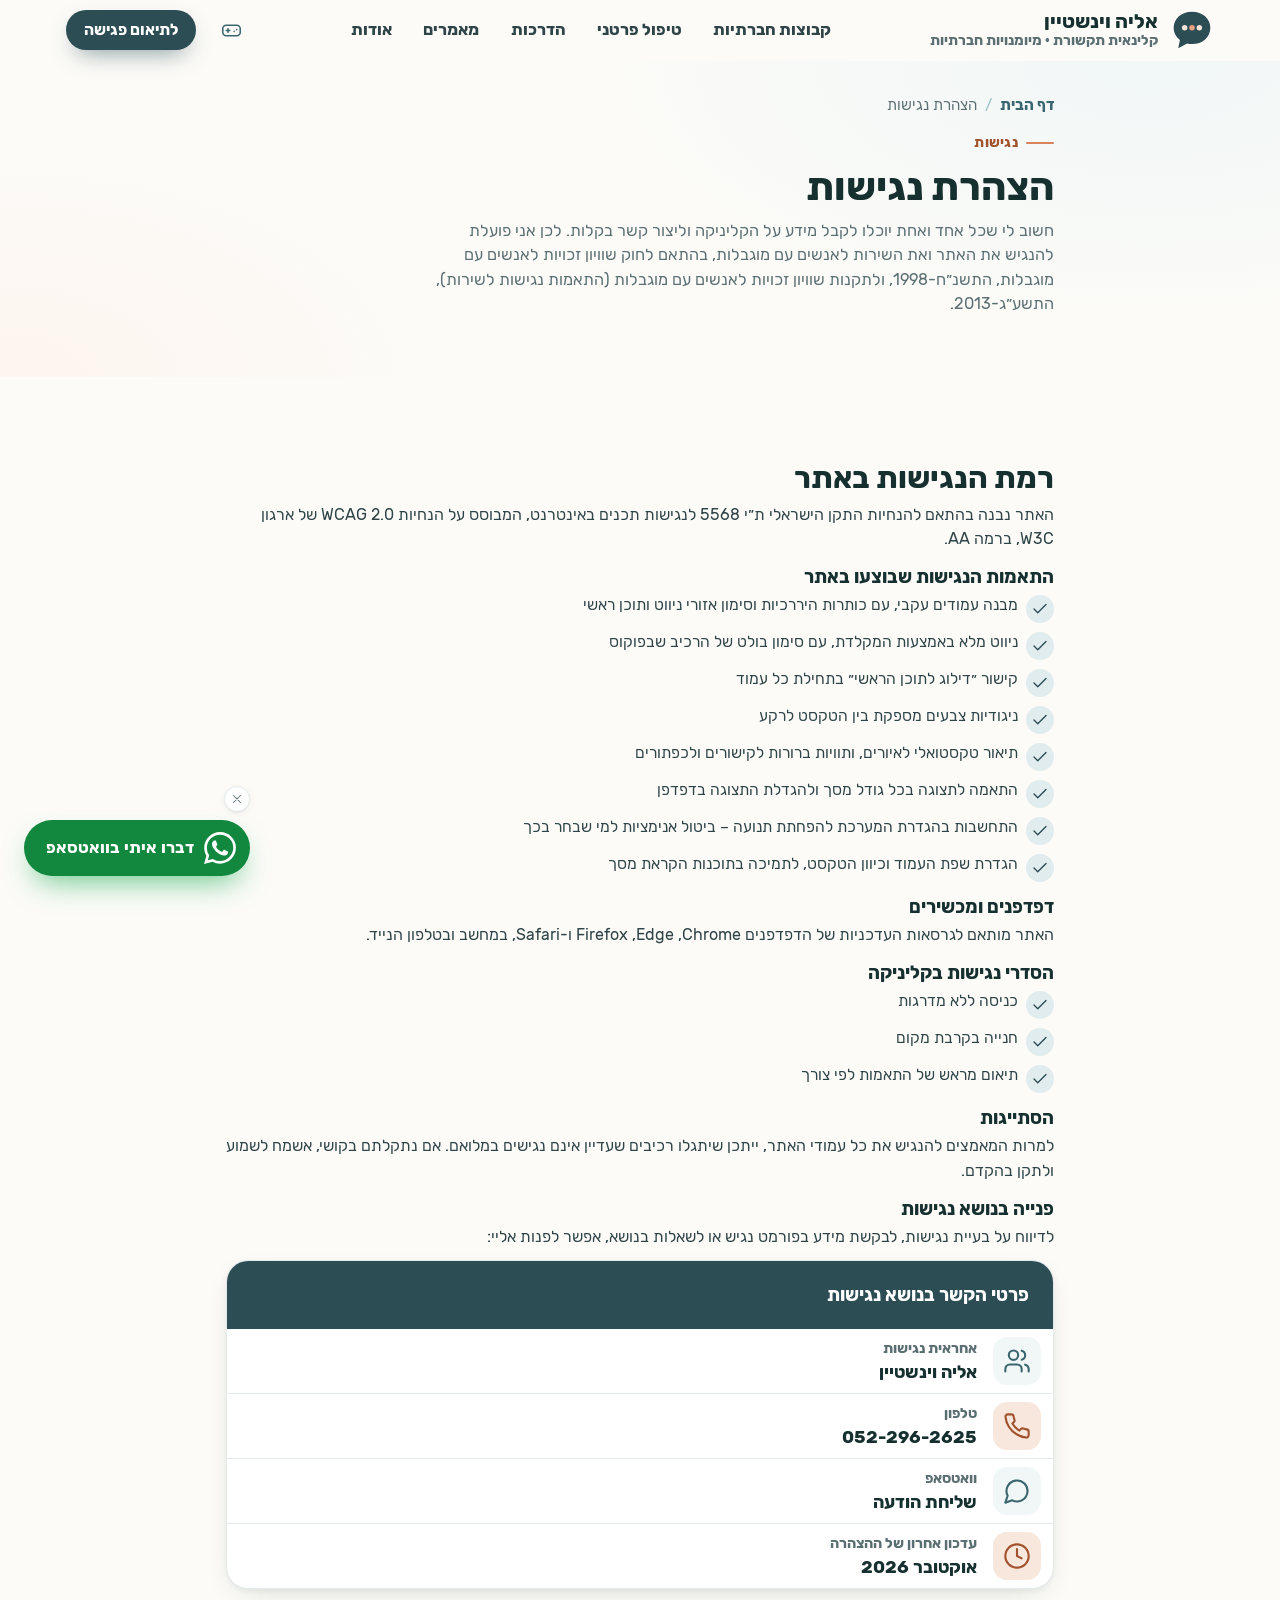
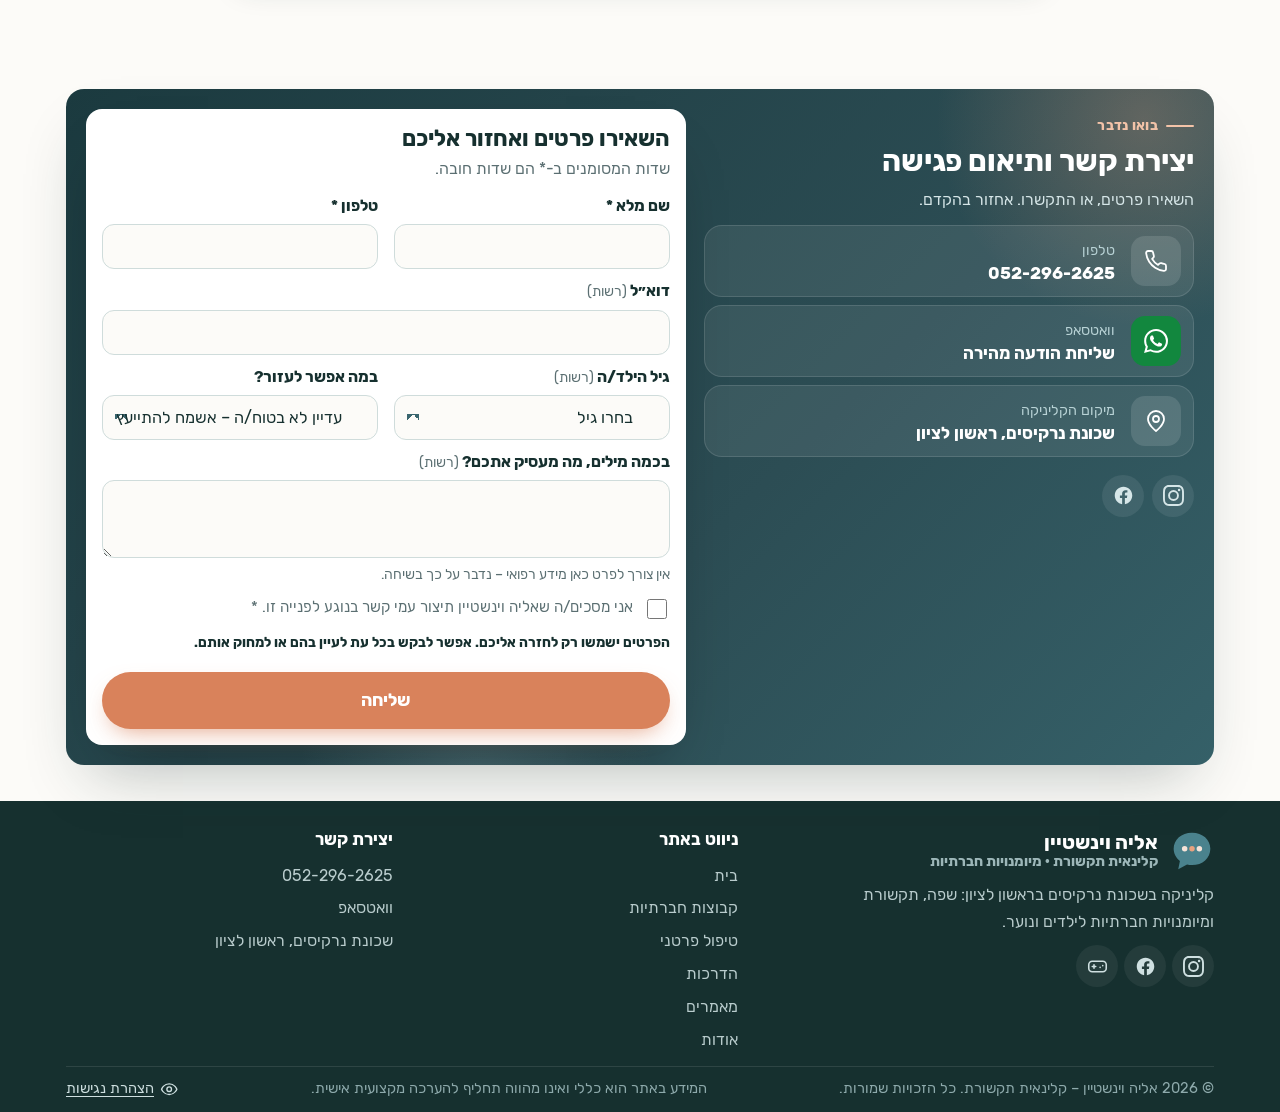
<file: accessibility.html>
<!DOCTYPE html>
<html lang="he" dir="rtl">
<head>
<meta charset="UTF-8">
<meta name="viewport" content="width=device-width, initial-scale=1.0">
<title>הצהרת נגישות | אליה וינשטיין – קלינאית תקשורת</title>
<meta name="description" content="הצהרת הנגישות של אתר הקליניקה של אליה וינשטיין, קלינאית תקשורת: התאמות הנגישות באתר ופרטי קשר לפניות בנושא נגישות.">
<meta name="theme-color" content="#2c4d54">
<link rel="icon" href="favicon.ico" sizes="any">
<link rel="icon" href="favicon.svg" type="image/svg+xml">
<link rel="icon" href="favicon-32.png" type="image/png" sizes="32x32">
<link rel="apple-touch-icon" href="apple-touch-icon.png">
<meta property="og:type" content="website">
<meta property="og:locale" content="he_IL">
<meta property="og:title" content="הצהרת נגישות | אליה וינשטיין – קלינאית תקשורת">
<meta property="og:description" content="הצהרת הנגישות של אתר הקליניקה של אליה וינשטיין, קלינאית תקשורת: התאמות הנגישות באתר ופרטי קשר לפניות בנושא נגישות.">
<meta property="og:url" content="https://kobiwein.github.io/eliaSLPweb/accessibility.html">
<meta property="og:image" content="https://kobiwein.github.io/eliaSLPweb/og-image.png">
<meta property="og:image:width" content="1200">
<meta property="og:image:height" content="630">
<meta property="og:image:alt" content="אליה וינשטיין, קלינאית תקשורת ומיומנויות חברתיות, ראשון לציון">
<meta name="twitter:card" content="summary_large_image">
<meta name="twitter:image" content="https://kobiwein.github.io/eliaSLPweb/og-image.png">
<link rel="canonical" href="https://kobiwein.github.io/eliaSLPweb/accessibility.html">
<script>document.documentElement.classList.add('js');</script>
<style>@font-face{font-family:'Rubik';font-style:normal;font-weight:400;font-display:swap;src:url([data-uri]) format('woff')}
@font-face{font-family:'Rubik';font-style:normal;font-weight:700;font-display:swap;src:url([data-uri]) format('woff')}

:root{
  --ink:#16302f; --teal-900:#1b3a3f; --teal-800:#2c4d54; --teal-700:#3a666f; --teal-600:#4a828d;
  --teal-300:#9fc2c8; --teal-100:#e0ecee; --teal-50:#f1f7f7;
  --accent:#d9825b; --accent-ink:#a2512d; --accent-soft:#f8e7dc; --accent-50:#fdf5ef;
  --sand:#f6f1ea; --bg:#fcfbf8; --surface:#ffffff;
  --text:#2f4447; --muted:#5b6f72; --line:#e4ebea;
  --radius:22px; --radius-sm:14px;
  --shadow-sm:0 1px 2px rgba(22,48,47,.05),0 2px 8px rgba(22,48,47,.05);
  --shadow:0 10px 30px -12px rgba(22,48,47,.18),0 2px 6px rgba(22,48,47,.05);
  --shadow-lg:0 30px 60px -25px rgba(22,48,47,.30);
  --maxw:1180px;
  --font:'Rubik','Assistant','Heebo',system-ui,-apple-system,'Segoe UI',Arial,sans-serif;
}
*,*::before,*::after{box-sizing:border-box}
html{scroll-behavior:smooth;-webkit-text-size-adjust:100%}
body{margin:0;overflow-x:clip;font-family:var(--font);font-size:18px;line-height:1.75;color:var(--text);background:var(--bg);-webkit-font-smoothing:antialiased;text-rendering:optimizeLegibility}
img,svg{display:block;max-width:100%}
a{color:inherit;text-decoration:none}
p{margin:0 0 1em}
h1,h2,h3,h4{color:var(--ink);line-height:1.25;margin:0;font-weight:700;letter-spacing:0}
h1{font-size:clamp(2.1rem,4.6vw,3.6rem)}
h2{font-size:clamp(1.75rem,3.2vw,2.6rem)}
h3{font-size:1.3rem;font-weight:700}
strong{color:var(--ink);font-weight:700}
.ic{width:1.25em;height:1.25em;flex:none}
:focus-visible{outline:3px solid var(--accent);outline-offset:3px;border-radius:8px}
.skip{position:absolute;inset-inline-start:1rem;inset-block-start:-100px;background:var(--teal-800);color:#fff;padding:.6rem 1rem;border-radius:10px;z-index:100}
.skip:focus{inset-block-start:1rem}
.container{width:100%;max-width:var(--maxw);margin-inline:auto;padding-inline:24px}
.narrow{max-width:860px}
section{position:relative}
.section{padding-block:96px}
.section-tight{padding-block:64px}
.bg-sand{background:var(--sand)}
.bg-teal{background:var(--teal-50)}
.eyebrow{display:inline-flex;align-items:center;gap:.5rem;font-size:.95rem;font-weight:700;color:var(--accent-ink);letter-spacing:.02em;margin-block-end:14px}
.eyebrow::before{content:"";width:28px;height:2px;background:var(--accent);border-radius:2px}
.lead{font-size:1.22rem;color:var(--muted);line-height:1.8}
.sec-head{max-width:760px;margin-block-end:52px}
.sec-head.center{margin-inline:auto;text-align:center}
.sec-head.center .eyebrow::after{content:"";width:28px;height:2px;background:var(--accent);border-radius:2px}
.sec-head h2{margin-block-end:16px}
.sec-head p{font-size:1.15rem;color:var(--muted);margin:0}

/* buttons */
.btn{display:inline-flex;align-items:center;justify-content:center;gap:.6rem;font-family:inherit;font-weight:700;font-size:1.05rem;padding:.9rem 1.6rem;border-radius:999px;border:2px solid transparent;cursor:pointer;transition:transform .2s ease,box-shadow .2s ease,background-color .2s ease,color .2s ease;line-height:1.2}
.btn:hover{transform:translateY(-2px)}
.btn-primary{background:var(--teal-800);color:#fff;box-shadow:0 10px 24px -10px rgba(44,77,84,.7)}
.btn-primary:hover{background:var(--teal-900)}
.btn-accent{background:var(--accent);color:#fff;box-shadow:0 10px 24px -10px rgba(217,130,91,.8)}
.btn-accent:hover{background:#c8714b}
.btn-ghost{background:transparent;color:var(--teal-800);border-color:var(--teal-300)}
.btn-ghost:hover{background:var(--surface);border-color:var(--teal-600)}
.btn-white{background:#fff;color:var(--teal-900)}
.btn-wa{background:#12873e;color:#fff}
.btn-wa:hover{background:#0f7a36}
.btn-row{display:flex;flex-wrap:wrap;gap:14px}
.link-arrow{display:inline-flex;align-items:center;gap:.5rem;font-weight:700;color:var(--teal-700)}
.link-arrow .ic{transition:transform .25s ease}
a:hover .link-arrow .ic,.link-arrow:hover .ic{transform:translateX(-5px)}

/* header */
.site-header{position:sticky;inset-block-start:0;z-index:50;background:rgba(252,251,248,.86);backdrop-filter:saturate(160%) blur(14px);-webkit-backdrop-filter:saturate(160%) blur(14px);border-block-end:1px solid transparent;transition:border-color .3s,box-shadow .3s}
.site-header.scrolled{border-block-end-color:var(--line);box-shadow:0 6px 24px -18px rgba(22,48,47,.35)}
.nav{display:flex;align-items:center;justify-content:space-between;gap:24px;height:80px}
.brand{display:flex;align-items:center;gap:12px}
.logo-mark{width:44px;height:44px}
.brand-text{display:flex;flex-direction:column;line-height:1.15}
.brand-name{font-weight:800;font-size:1.25rem;color:var(--ink)}
.brand-sub{font-size:.88rem;color:var(--muted);font-weight:600}
.menu{display:flex;align-items:center;gap:4px;list-style:none;margin:0;padding:0}
.menu a{display:block;padding:.5rem .85rem;border-radius:999px;font-weight:600;color:var(--text);font-size:1.02rem;transition:background-color .2s,color .2s}
.menu a:hover{background:var(--teal-50);color:var(--teal-800)}
.menu a[aria-current="page"]{color:var(--teal-800);background:var(--teal-100)}
.nav-end{display:flex;align-items:center;gap:6px}
.icon-btn{display:inline-flex;align-items:center;justify-content:center;width:42px;height:42px;border-radius:50%;color:var(--teal-700);transition:background-color .2s,color .2s}
.icon-btn:hover{background:var(--teal-50);color:var(--teal-900)}
.icon-btn .ic{width:21px;height:21px}
.nav-cta{margin-inline-start:8px;padding:.7rem 1.25rem;font-size:1rem}
.burger{display:none;background:none;border:0;color:var(--teal-900);width:46px;height:46px;border-radius:12px;cursor:pointer;align-items:center;justify-content:center}
.burger .ic{width:28px;height:28px}
.burger:hover{background:var(--teal-50)}
.mobile-panel{display:none;border-block-start:1px solid var(--line);background:var(--bg);padding:12px 24px 24px}
.mobile-panel.open{display:block}
.mobile-panel ul{list-style:none;margin:0;padding:0}
.mobile-panel li a{display:flex;justify-content:space-between;align-items:center;padding:14px 4px;border-block-end:1px solid var(--line);font-weight:700;font-size:1.1rem;color:var(--ink)}
.mobile-panel li a[aria-current="page"]{color:var(--accent-ink)}
.mobile-social{display:flex;gap:8px;margin-block:16px}
.mobile-panel .btn{width:100%}
@media (max-width:1180px){.menu,.nav-end .icon-btn,.nav-cta{display:none}.burger{display:inline-flex}}

/* hero (home) */
.hero{overflow:hidden;padding-block:72px 96px;background:radial-gradient(1200px 500px at 85% -10%,var(--teal-50),transparent 60%),radial-gradient(800px 400px at 0% 100%,var(--accent-50),transparent 60%)}
.hero-grid{display:grid;grid-template-columns:1.1fr .9fr;gap:56px;align-items:center}
.hero h1{margin-block:6px 22px;position:relative;z-index:0}
.hero h1 .hl{color:var(--teal-700);position:relative;white-space:nowrap}
.hero h1 .hl::after{content:"";position:absolute;inset-inline:0;inset-block-end:.06em;height:.22em;background:var(--accent-soft);z-index:-1;border-radius:6px}
.hero .lead{max-width:600px;margin-block-end:32px}
.trust{display:flex;flex-wrap:wrap;gap:12px 26px;margin-block-start:36px;padding:0;list-style:none}
.trust li{display:flex;align-items:center;gap:.5rem;font-weight:600;color:var(--teal-800);font-size:1rem}
.trust .ic{color:var(--accent);width:22px;height:22px}
.hero-art{position:relative}
.hero-art svg{width:100%;height:auto}
.float-card{position:absolute;background:var(--surface);border-radius:18px;box-shadow:var(--shadow);padding:14px 18px;display:flex;align-items:center;gap:12px;font-weight:700;color:var(--ink);font-size:.98rem}
.float-card .ic{width:36px;height:36px;padding:8px;border-radius:12px;background:var(--teal-50);color:var(--teal-700)}
.float-card small{display:block;font-weight:500;color:var(--muted);font-size:.85rem}
.fc-1{inset-block-start:8%;inset-inline-end:-4%}
.fc-2{inset-block-end:10%;inset-inline-start:-6%}
.fc-2 .ic{background:var(--accent-soft);color:var(--accent-ink)}

/* page hero (inner) */
.page-hero{padding-block:44px 80px;overflow:hidden;background:radial-gradient(900px 420px at 90% 0%,var(--teal-50),transparent 65%),radial-gradient(700px 360px at 0% 100%,var(--accent-50),transparent 65%)}
.crumbs{display:flex;align-items:center;gap:.5rem;font-size:.95rem;color:var(--muted);margin-block-end:36px;list-style:none;padding:0}
.crumbs a{color:var(--teal-700);font-weight:600}
.crumbs a:hover{text-decoration:underline}
.crumbs li+li::before{content:"/";margin-inline-end:.5rem;color:var(--teal-300)}
.ph-grid{display:grid;grid-template-columns:1.15fr .85fr;gap:56px;align-items:center}
.page-hero h1{margin-block:4px 20px}
.page-hero .lead{margin-block-end:30px;max-width:620px}

/* cards */
.grid{display:grid;gap:24px}
.g-2{grid-template-columns:repeat(2,1fr)}
.g-3{grid-template-columns:repeat(3,1fr)}
.g-4{grid-template-columns:repeat(4,1fr)}
.card{background:var(--surface);border:1px solid var(--line);border-radius:var(--radius);padding:32px;box-shadow:var(--shadow-sm);transition:transform .3s ease,box-shadow .3s ease,border-color .3s}
.card h3{margin-block:18px 10px}
.card p{color:var(--muted);margin:0;font-size:1.05rem}
.card.hover:hover{transform:translateY(-6px);box-shadow:var(--shadow-lg);border-color:transparent}
.badge-ic{display:inline-flex;align-items:center;justify-content:center;width:56px;height:56px;border-radius:16px;background:var(--teal-50);color:var(--teal-700)}
.badge-ic .ic{width:28px;height:28px}
.badge-ic.warm{background:var(--accent-soft);color:var(--accent-ink)}

/* service cards */
.service{display:flex;flex-direction:column;position:relative;overflow:hidden;padding:0}
.service .art{height:190px;display:flex;align-items:center;justify-content:center;background:var(--teal-50);position:relative;overflow:hidden}
.service .art svg{height:150px;width:auto;transition:transform .5s ease}
.service:hover .art svg{transform:scale(1.06) rotate(-1.5deg)}
.service.warm .art{background:var(--accent-50)}
.service .body{padding:28px 30px 30px;display:flex;flex-direction:column;flex:1}
.service h3{margin:0 0 10px;font-size:1.4rem}
.service p{flex:1;margin-block-end:22px}
.tag{position:absolute;inset-block-start:16px;inset-inline-start:16px;background:var(--accent-ink);color:#fff;font-weight:700;font-size:.82rem;padding:.3rem .8rem;border-radius:999px;z-index:2}
.service-featured{grid-row:span 1}

/* checklist */
.checks{list-style:none;margin:0;padding:0;display:grid;gap:14px}
.checks li{display:flex;gap:14px;align-items:flex-start;font-size:1.08rem}
.checks li .ic{flex:none;width:28px;height:28px;padding:5px;border-radius:50%;background:var(--teal-100);color:var(--teal-800);margin-block-start:2px}
.checks.warm li .ic{background:var(--accent-soft);color:var(--accent-ink)}

/* signs panel */
.signs{display:grid;grid-template-columns:repeat(2,1fr);gap:24px}
.signs .card h3{display:flex;align-items:center;gap:12px;margin:0 0 18px}
.signs .card h3 .badge-ic{width:46px;height:46px;border-radius:14px}
.note{display:flex;gap:12px;align-items:flex-start;margin-block-start:12px;padding:18px 22px;border-radius:var(--radius-sm);background:var(--surface);border:1px dashed var(--teal-300);color:var(--muted);font-size:1rem}
.note .ic{color:var(--teal-600);margin-block-start:4px}

/* steps */
.steps{list-style:none;padding:0;margin:0;display:grid;grid-template-columns:repeat(4,1fr);gap:24px;counter-reset:s;position:relative}
.steps li{position:relative;background:var(--surface);border-radius:var(--radius);padding:30px 26px;border:1px solid var(--line);box-shadow:var(--shadow-sm)}
.steps .num{display:inline-flex;align-items:center;justify-content:center;width:48px;height:48px;border-radius:50%;background:var(--teal-800);color:#fff;font-weight:800;font-size:1.2rem;margin-block-end:16px;box-shadow:0 0 0 6px var(--teal-50)}
.steps li:nth-child(even) .num{background:var(--accent-ink)}
.steps h3{font-size:1.2rem;margin-block-end:8px}
.steps p{color:var(--muted);font-size:1.02rem;margin:0}

/* split / about teaser */
.split{display:grid;grid-template-columns:1fr 1fr;gap:64px;align-items:center}
.portrait{position:relative;aspect-ratio:4/5;border-radius:200px 200px var(--radius) var(--radius);background:linear-gradient(160deg,var(--teal-100),var(--teal-50) 55%,var(--accent-50));overflow:hidden;display:flex;align-items:center;justify-content:center;box-shadow:var(--shadow-lg)}
.portrait .ph{display:flex;flex-direction:column;align-items:center;gap:14px;color:var(--teal-700);text-align:center;padding:24px}
.portrait .mono{width:120px;height:120px;border-radius:50%;background:var(--surface);display:flex;align-items:center;justify-content:center;font-size:2.6rem;font-weight:800;color:var(--teal-800);box-shadow:var(--shadow)}
.portrait .ph span{font-weight:600;font-size:.98rem;opacity:.85}
.portrait-wrap{position:relative;isolation:isolate;max-width:440px;margin-inline:auto;width:100%}
.portrait-wrap::before{content:"";position:absolute;inset:auto -22px -22px auto;width:70%;height:70%;border-radius:var(--radius);background:var(--accent-soft);z-index:-1}
.portrait-wrap .float-card{inset-block-end:28px;inset-inline-end:-30px}
blockquote.quote{margin:28px 0;padding:26px 30px;background:var(--surface);border-radius:var(--radius);border-inline-start:5px solid var(--accent);box-shadow:var(--shadow-sm);font-size:1.18rem;color:var(--ink);font-weight:500;position:relative}
blockquote.quote::before{content:"”";position:absolute;inset-block-start:-18px;inset-inline-end:22px;font-size:5rem;line-height:1;color:var(--accent-soft);font-family:Georgia,serif}
blockquote.quote footer{margin-block-start:12px;font-size:1rem;color:var(--accent-ink);font-weight:700}

/* principles */
.principle{display:flex;gap:18px;align-items:flex-start;padding:26px;border-radius:var(--radius);background:var(--surface);border:1px solid var(--line)}
.principle h3{font-size:1.18rem;margin-block-end:6px}
.principle p{margin:0;color:var(--muted);font-size:1.02rem}

/* prose */
.prose p{font-size:1.12rem}
.prose h2{margin-block:8px 18px}
.prose h3{margin-block:34px 12px;font-size:1.45rem}

/* info list */
.facts{display:grid;gap:0;background:var(--surface);border-radius:var(--radius);border:1px solid var(--line);box-shadow:var(--shadow);overflow:hidden}
.facts .row{display:flex;gap:16px;align-items:center;padding:20px 24px;border-block-end:1px solid var(--line)}
.facts .row:last-child{border-block-end:0}
.facts .row .badge-ic{width:48px;height:48px;border-radius:14px}
.facts .k{font-size:.9rem;color:var(--muted);font-weight:600}
.facts .v{font-size:1.1rem;color:var(--ink);font-weight:700;line-height:1.35}
.facts-head{padding:20px 24px;background:var(--teal-800);color:#fff;font-weight:800;font-size:1.15rem}

/* audience blocks */
.aud{display:grid;grid-template-columns:280px 1fr;gap:40px;padding:40px;border-radius:var(--radius);background:var(--surface);border:1px solid var(--line);box-shadow:var(--shadow-sm)}
.aud+.aud{margin-block-start:24px}
.aud-head h3{font-size:1.55rem;margin-block:16px 10px}
.aud-head p{color:var(--muted);margin:0;font-size:1.05rem}

/* chips */
.chips{display:flex;flex-wrap:wrap;gap:10px;list-style:none;padding:0;margin:0}
.chips li{padding:.45rem 1rem;border-radius:999px;background:var(--surface);border:1px solid var(--line);font-weight:600;color:var(--teal-800);font-size:.98rem}

/* placeholder to fill */
.todo{background:#fff6d6;border:1px dashed #d9b44a;border-radius:6px;padding:0 .35em;color:#7a5b00;font-weight:600}

/* FAQ */
.faq{display:grid;gap:14px}
.faq details{background:var(--surface);border:1px solid var(--line);border-radius:18px;padding:0 26px;transition:box-shadow .3s,border-color .3s}
.faq details[open]{box-shadow:var(--shadow);border-color:transparent}
.faq summary{list-style:none;cursor:pointer;display:flex;justify-content:space-between;align-items:center;gap:16px;padding:22px 0;font-weight:700;font-size:1.15rem;color:var(--ink)}
.faq summary::-webkit-details-marker{display:none}
.faq summary .ic{color:var(--teal-600);transition:transform .3s;width:24px;height:24px}
.faq details[open] summary .ic{transform:rotate(180deg)}
.faq .ans{padding-block-end:22px;color:var(--muted);font-size:1.07rem}
.faq .ans p:last-child{margin:0}

/* contact */
.contact{padding-block:96px}
.contact-box{position:relative;overflow:hidden;border-radius:32px;background:linear-gradient(135deg,var(--teal-900),var(--teal-800) 60%,#356068);color:#fff;padding:64px;display:grid;grid-template-columns:1.1fr .9fr;gap:48px;align-items:center;box-shadow:var(--shadow-lg)}
.contact-box::before,.contact-box::after{content:"";position:absolute;border-radius:50%;pointer-events:none}
.contact-box::before{width:420px;height:420px;inset-block-start:-180px;inset-inline-start:-140px;background:radial-gradient(circle,rgba(233,162,127,.28),transparent 70%)}
.contact-box::after{width:360px;height:360px;inset-block-end:-200px;inset-inline-end:20%;background:radial-gradient(circle,rgba(159,194,200,.22),transparent 70%)}
.contact-box > *{position:relative;z-index:1}
.contact-box h2{color:#fff;margin-block-end:16px}
.contact-box .eyebrow{color:#f3c3a8}
.contact-box .eyebrow::before{background:#f3c3a8}
.contact-box p{color:#d6e6e8;font-size:1.15rem}
.c-list{display:grid;gap:14px}
.c-item{display:flex;align-items:center;gap:16px;padding:18px 20px;border-radius:18px;background:rgba(255,255,255,.08);border:1px solid rgba(255,255,255,.12);transition:background-color .2s,transform .2s}
a.c-item:hover{background:rgba(255,255,255,.14);transform:translateY(-2px)}
.c-item .ci{display:inline-flex;align-items:center;justify-content:center;width:50px;height:50px;border-radius:14px;background:rgba(255,255,255,.12);color:#fff;flex:none}
.c-item .ci .ic{width:24px;height:24px}
.c-item .k{font-size:.9rem;color:#b9d3d6}
.c-item .v{font-size:1.25rem;font-weight:800;color:#fff;line-height:1.3}
.c-item.wa .ci{background:#12873e}

/* footer */
.site-footer{background:var(--ink);color:#b9cccd;padding-block:64px 28px;font-size:1rem}
.f-grid{display:grid;grid-template-columns:1.4fr 1fr 1fr;gap:40px}
.site-footer .brand-name{color:#fff}
.site-footer .logo-mark path{fill:#4a828d}
.site-footer .brand-sub{color:#9db7b9}
.site-footer h4{color:#fff;font-size:1.05rem;margin-block-end:14px}
.site-footer ul{list-style:none;margin:0;padding:0;display:grid;gap:8px}
.site-footer a:hover{color:#fff}
.f-a11y{display:inline-flex;align-items:center;gap:.4rem;color:#cfe0e1;text-decoration:underline;text-underline-offset:3px}
.f-about{margin-block-start:8px;max-width:380px;line-height:1.7}
.f-social{display:flex;gap:6px;margin-block-start:8px}
.f-social .icon-btn{color:#cfe0e1;background:rgba(255,255,255,.06)}
.f-social .icon-btn:hover{background:rgba(255,255,255,.14);color:#fff}
.f-bottom{margin-block-start:44px;padding-block-start:22px;border-block-start:1px solid rgba(255,255,255,.1);display:flex;flex-wrap:wrap;justify-content:space-between;gap:12px;font-size:.92rem;color:#8eaaac}

/* whatsapp widget */
.wa-widget{position:fixed;inset-block-end:24px;inset-inline-end:24px;z-index:60;display:flex;flex-direction:column;align-items:flex-start;gap:8px}
.wa-close{width:26px;height:26px;border-radius:50%;background:#fff;border:1px solid var(--line);color:var(--muted);display:inline-flex;align-items:center;justify-content:center;cursor:pointer;box-shadow:var(--shadow-sm);padding:0}
.wa-close .ic{width:14px;height:14px}
.wa-close:hover{color:var(--ink)}
.wa-btn{display:flex;align-items:center;gap:10px;background:#12873e;color:#fff;border-radius:999px;padding:12px;box-shadow:0 14px 30px -10px rgba(31,174,84,.7);transition:transform .2s,background-color .2s}
.wa-btn:hover{transform:scale(1.05);background:#0f7a36}
.wa-btn .ic{width:32px;height:32px}
.wa-btn .wa-label{font-weight:700;padding-inline-end:8px;display:none}
@media (min-width:900px){.wa-btn{padding:12px 14px}.wa-btn .wa-label{display:inline}}
.wa-widget.hidden{display:none}


/* contact form */
.contact-box{grid-template-columns:.9fr 1.1fr;align-items:start}
.c-social{display:flex;gap:8px;margin-block-start:18px}
.c-social .icon-btn{color:#d6e6e8;background:rgba(255,255,255,.08)}
.c-social .icon-btn:hover{background:rgba(255,255,255,.16);color:#fff}
.form-card{background:var(--surface);color:var(--text);border-radius:24px;padding:34px;box-shadow:0 30px 60px -30px rgba(0,0,0,.45)}
.form-card h3{font-size:1.4rem;margin-block-end:4px}
.form-card .sub{color:var(--muted);font-size:1rem;margin-block-end:22px}
.f-row{display:grid;grid-template-columns:1fr 1fr;gap:16px}
.field{display:flex;flex-direction:column;gap:6px;margin-block-end:16px}
.field label{font-weight:700;color:var(--ink);font-size:.98rem}
.field .opt{font-weight:500;color:var(--muted);font-size:.88rem}
.field input,.field select,.field textarea{font-family:inherit;font-size:1.02rem;color:var(--ink);background:var(--bg);border:1.5px solid #cfdcdb;border-radius:12px;padding:.75rem .9rem;transition:border-color .2s,box-shadow .2s,background-color .2s;width:100%}
.field textarea{min-height:110px;resize:vertical;line-height:1.6}
.field select{appearance:none;-webkit-appearance:none;background-image:linear-gradient(45deg,transparent 50%,var(--teal-700) 50%),linear-gradient(135deg,var(--teal-700) 50%,transparent 50%);background-position:left 18px center,left 12px center;background-size:6px 6px,6px 6px;background-repeat:no-repeat;padding-inline-end:.9rem;padding-inline-start:2.2rem}
.field input:focus,.field select:focus,.field textarea:focus{outline:none;border-color:var(--teal-600);background:#fff;box-shadow:0 0 0 4px rgba(74,130,141,.18)}
.field [aria-invalid="true"]{border-color:#b42318;background:#fff8f7}
.err{color:#b42318;font-size:.9rem;font-weight:600;min-height:0}
.err:empty{display:none}
.hp{position:absolute!important;inset-inline-start:-9999px;width:1px;height:1px;overflow:hidden}
.consent{display:flex;gap:10px;align-items:flex-start;font-size:.95rem;color:var(--muted);margin-block:4px 6px;line-height:1.55}
.consent input{width:20px;height:20px;margin-block-start:3px;accent-color:var(--teal-700);flex:none}
.form-card .privacy{font-size:.86rem;color:var(--ink);font-weight:700;line-height:1.55;margin:10px 0 18px}
.form-card .btn{width:100%;font-size:1.1rem;padding:1rem}
.form-card .btn[disabled]{opacity:.65;cursor:wait;transform:none}
.f-status{margin-block-start:14px;border-radius:12px;padding:12px 14px;font-weight:600;font-size:.98rem}
.f-status:empty{display:none}
.f-status.ok{background:#e8f6ee;color:#11633a;border:1px solid #bfe5cf}
.f-status.bad{background:#fdecea;color:#912018;border:1px solid #f5c2bc}

/* articles */
.art-card{display:flex;flex-direction:column;padding:0;overflow:hidden}
.art-card .cover{height:150px;display:flex;align-items:center;justify-content:center;background:var(--teal-50);color:var(--teal-700)}
.art-card.warm .cover{background:var(--accent-50);color:var(--accent-ink)}
.art-card .cover .ic{width:64px;height:64px;stroke-width:1.4}
.art-card .body{padding:26px 28px 28px;display:flex;flex-direction:column;flex:1}
.art-card h2,.art-card h3{font-size:1.3rem;margin:8px 0 10px}
.art-card p{flex:1;margin-block-end:18px}
.meta{display:flex;flex-wrap:wrap;gap:6px 16px;font-size:.9rem;color:var(--muted);font-weight:600}
.meta span{display:inline-flex;align-items:center;gap:.35rem}
.meta .ic{width:16px;height:16px}
.cat{display:inline-block;font-size:.82rem;font-weight:700;color:var(--teal-800);background:var(--teal-100);padding:.2rem .7rem;border-radius:999px}
.warm .cat{background:var(--accent-soft);color:var(--accent-ink)}
.article-hero{padding-block:44px 56px;background:radial-gradient(900px 420px at 90% 0%,var(--teal-50),transparent 65%),radial-gradient(700px 360px at 0% 100%,var(--accent-50),transparent 65%)}
.article-hero h1{font-size:clamp(1.9rem,4vw,3rem);margin-block:14px 18px}
.article-hero .lead{margin-block-end:22px}
.byline{display:flex;align-items:center;gap:12px;font-size:.98rem;color:var(--muted)}
.byline .av{width:44px;height:44px;border-radius:50%;background:var(--teal-800);color:#fff;display:flex;align-items:center;justify-content:center;font-weight:700}
.byline strong{display:block;color:var(--ink)}
.article{padding-block:56px 24px}
.article .prose{max-width:760px;margin-inline:auto}
.prose h2{font-size:clamp(1.45rem,2.6vw,1.9rem);margin-block:44px 14px}
.prose ul.dots{padding-inline-start:1.3rem;margin:0 0 1.2em}
.prose ul.dots li{margin-block-end:.5em}
.prose ul.dots li::marker{color:var(--accent)}
.callout{display:flex;gap:14px;align-items:flex-start;padding:20px 24px;border-radius:18px;background:var(--teal-50);border:1px solid var(--teal-100);margin:26px 0;font-size:1.05rem}
.callout .ic{color:var(--teal-700);width:26px;height:26px;margin-block-start:3px}
.callout.warm{background:var(--accent-50);border-color:var(--accent-soft)}
.callout.warm .ic{color:var(--accent-ink)}
.callout p:last-child{margin:0}
.callout strong{display:block;margin-block-end:4px}
.tip{position:relative;padding:22px 24px 22px 24px;border-radius:18px;background:var(--surface);border:1px solid var(--line);box-shadow:var(--shadow-sm);margin-block-end:18px}
.tip h2,.tip h3{display:flex;align-items:center;gap:12px;font-size:1.22rem;margin:0 0 8px}
.tip h2 .n,.tip h3 .n{display:inline-flex;align-items:center;justify-content:center;width:36px;height:36px;border-radius:50%;background:var(--teal-800);color:#fff;font-size:1rem;flex:none}
.tip:nth-of-type(even) h2 .n,.tip:nth-of-type(even) h3 .n{background:var(--accent-ink)}
.tip p{margin:0;color:var(--text);font-size:1.06rem}
.tip .ex{margin-block-start:10px;padding:10px 14px;border-radius:12px;background:var(--sand);font-size:1rem;color:var(--ink)}
.timeline{list-style:none;margin:24px 0;padding:0;display:grid;gap:16px}
.timeline li{display:grid;grid-template-columns:120px 1fr;gap:20px;align-items:start;padding:22px 24px;border-radius:18px;background:var(--surface);border:1px solid var(--line);box-shadow:var(--shadow-sm)}
.timeline .age{display:flex;align-items:center;justify-content:center;text-align:center;font-weight:700;color:var(--teal-800);background:var(--teal-100);border-radius:14px;padding:12px 8px;line-height:1.3;font-size:1.02rem}
.timeline li:nth-child(even) .age{background:var(--accent-soft);color:var(--accent-ink)}
.timeline ul{margin:0;padding-inline-start:1.1rem}
.timeline ul li{display:list-item;padding:0;border:0;box-shadow:none;background:none;border-radius:0;margin-block-end:.3em}
.timeline ul li::marker{color:var(--accent)}
.flags{background:#fff8f3;border:1px solid var(--accent-soft);border-radius:var(--radius);padding:26px 28px;margin:22px 0}
.flags h3{margin:0 0 12px;font-size:1.2rem;color:var(--accent-ink)}
.bottom-line{background:var(--teal-800);color:#d6e6e8;border-radius:var(--radius);padding:28px 30px;margin:40px 0 0}
.bottom-line h2{color:#fff;margin:0 0 10px;font-size:1.4rem}
.bottom-line p{margin:0;font-size:1.08rem}
.disclaimer{margin-block-start:26px;font-size:.92rem;color:var(--muted);border-block-start:1px solid var(--line);padding-block-start:16px}
@media (max-width:760px){
  .f-row{grid-template-columns:1fr;gap:0}
  .form-card{padding:24px 20px}
  .timeline li{grid-template-columns:1fr;gap:12px}
  .timeline .age{justify-content:flex-start;padding:8px 14px;width:max-content}
  .g-3 > .service:last-child:nth-child(odd){flex-direction:column}
}

/* reveal */
.js .reveal{opacity:0;transform:translateY(22px);transition:opacity .7s ease,transform .7s ease}
.js .reveal.in{opacity:1;transform:none}
.js .reveal.d1{transition-delay:.08s}.js .reveal.d2{transition-delay:.16s}.js .reveal.d3{transition-delay:.24s}
@media (prefers-reduced-motion:reduce){html{scroll-behavior:auto}.js .reveal{opacity:1;transform:none;transition:none}*{transition:none!important;animation:none!important}}

/* responsive */
@media (max-width:1060px){
  .g-4,.steps{grid-template-columns:repeat(2,1fr)}
  .hero-grid,.ph-grid{grid-template-columns:1fr}
  .hero-art,.ph-art{max-width:520px;margin-inline:auto;width:100%}
  .split{grid-template-columns:1fr;gap:56px}
  .contact-box{grid-template-columns:1fr;padding:48px 36px}
  .aud{grid-template-columns:1fr;gap:24px}
}
@media (min-width:761px) and (max-width:1060px){
  .g-3{grid-template-columns:repeat(2,1fr)}
  .g-3 > :last-child:nth-child(odd){grid-column:1 / -1}
  .g-3 > .service:last-child:nth-child(odd){flex-direction:row;align-items:stretch}
  .g-3 > .service:last-child:nth-child(odd) .art{width:42%;height:auto;min-height:220px}
  .signs .card{padding:28px}
}
@media (max-width:760px){
  body{font-size:17px}
  .section,.contact{padding-block:68px}
  .hero{padding-block:40px 64px}
  .g-2,.g-3,.g-4,.steps,.signs{grid-template-columns:1fr}
  .f-grid{grid-template-columns:1fr;gap:32px}
  .card,.aud{padding:26px}
  .contact-box{padding:40px 22px;border-radius:24px}
  .fc-1{inset-inline-end:0}.fc-2{inset-inline-start:0}
  .portrait-wrap .float-card{inset-inline-end:0}
  .hero h1 .hl{white-space:normal}
  .nav{height:70px}
  .brand-sub{font-size:.8rem}
  .btn-row .btn{flex:1 1 100%}
}
@media print{.site-header,.wa-widget,.contact-box::before,.contact-box::after{display:none}.js .reveal{opacity:1;transform:none}}

/* density */
body{font-size:16.5px;line-height:1.55}
h1{font-size:clamp(1.75rem,3.2vw,2.45rem)}
h2{font-size:clamp(1.35rem,2.3vw,1.85rem)}
h3{font-size:1.1rem}
p{margin:0 0 .65em}
.section{padding-block:44px}
.lead{font-size:1.02rem;line-height:1.5}
.sec-head{margin-block-end:18px}
.sec-head h2{margin-block-end:6px}
.sec-head p{font-size:.98rem}
.eyebrow{margin-block-end:6px;font-size:.88rem}
.hero{padding-block:28px 32px}
.hero-grid,.ph-grid{gap:24px}
.hero h1{margin-block:2px 8px}
.hero .lead{margin-block-end:14px}
.trust{margin-block-start:14px;gap:6px 16px}
.page-hero{padding-block:18px 24px}
.crumbs{margin-block-end:8px}
.page-hero h1{margin-block:2px 8px}
.page-hero .lead{margin-block-end:12px}
.grid{gap:12px}
.card{padding:14px 16px}
.card h3{margin-block:6px 4px}
.card p{font-size:.98rem}
.service .art{height:100px}
.service .art svg{height:82px}
.service .body{padding:12px 14px 14px}
.service h3{margin:0 0 4px;font-size:1.08rem}
.service p{margin-block-end:8px}
.checks{gap:7px}
.checks li{font-size:.98rem;gap:8px}
.signs{gap:12px}
.note{margin-block-start:12px;padding:10px 12px}
.steps{gap:10px}
.steps li{padding:12px 14px}
.steps .num{width:34px;height:34px;margin-block-end:6px;font-size:.95rem;box-shadow:0 0 0 4px var(--teal-50)}
.steps h3{margin-block-end:4px}
.split{gap:24px}
blockquote.quote{margin:10px 0;padding:12px 14px;font-size:.98rem}
blockquote.quote::before{font-size:2.4rem;inset-block-start:-8px}
.principle{padding:12px 14px;gap:10px}
.prose p{font-size:1rem}
.prose h2{margin-block:18px 6px}
.prose h3{margin-block:14px 4px;font-size:1.15rem}
.facts .row{padding:8px 12px}
.aud{gap:12px;padding:14px 16px}
.aud+.aud{margin-block-start:10px}
.aud-head h3{font-size:1.12rem;margin-block:4px 2px}
.faq{gap:6px}
.faq details{padding:0 14px;border-radius:12px}
.faq summary{padding:10px 0;font-size:.98rem}
.faq .ans{padding-block-end:10px;font-size:.96rem}
.contact{padding-block:36px}
.contact-box{padding:20px;gap:18px;border-radius:18px}
.contact-box h2{margin-block-end:8px}
.contact-box p{font-size:1rem}
.form-card{padding:16px;border-radius:16px}
.form-card .sub{margin-block-end:12px}
.field{margin-block-end:10px}
.field textarea{min-height:64px}
.site-footer{padding-block:28px 12px}
.f-grid{gap:18px}
.f-about{margin-block-start:8px}
.f-bottom{margin-block-start:14px;padding-block-start:10px}
.article-hero{padding-block:18px 12px}
.article-hero h1{margin-block:8px 8px}
.article{padding-block:20px 8px}
.nav{height:60px}
.container{padding-inline:16px}
.art-card .cover{height:64px}
.art-card .cover .ic{width:36px;height:36px}
.art-card .body{padding:12px 14px 12px}
.art-card h2,.art-card h3{font-size:1.05rem;margin:4px 0 4px}
.art-card p{margin-block-end:8px}
.btn{padding:.55rem 1rem;font-size:.98rem}
.c-list{gap:8px}
.c-item{padding:10px 12px}
.c-item .v{font-size:1.05rem}
.portrait{aspect-ratio:5/4}
.callout{margin:14px 0;padding:12px 14px}
.tip{padding:12px 14px;margin-block-end:10px}
.timeline li{padding:12px 14px;gap:12px}
.bottom-line{padding:16px 18px;margin:18px 0 0}
@media (max-width:1060px){
  .split{gap:20px}
  .contact-box{padding:20px 16px}
  .hero-art,.ph-art{max-width:240px}
}
@media (max-width:760px){
  body{font-size:16px}
  .section,.contact{padding-block:32px}
  .hero{padding-block:18px 22px}
  .card,.aud{padding:12px}
  .contact-box{padding:16px 12px}
  .nav{height:56px}
}

@media (max-width:760px){
  body{display:flex;flex-direction:column;height:100dvh;overflow:hidden}
  .site-header{flex:none;max-height:70dvh;overflow:auto}
  .page-scroll{flex:1 1 auto;min-height:0;overflow:auto;padding-bottom:16px;scroll-behavior:smooth}
  .hero-art{max-width:100%;display:flex;flex-direction:column;align-items:center;gap:10px}
  .hero-art>svg{width:min(230px,68vw);height:auto}
  .hero-art .float-card{position:static;width:100%;max-width:420px}
  .wa-widget{position:static;flex:none;align-self:flex-end;width:max-content;max-width:calc(100% - 16px);padding:8px 16px calc(12px + env(safe-area-inset-bottom,0px));inset:auto}
}
</style>

</head>
<body>
<a class="skip" href="#main">דילוג לתוכן הראשי</a>
<header class="site-header" id="top">
  <div class="container nav">
    <a class="brand" href="index.html"><svg class="logo-mark" viewBox="0 0 48 48" aria-hidden="true" focusable="false">
<path d="M24 4C12.4 4 4 11.6 4 21.5c0 5.4 2.6 10.1 6.8 13.3L9 44l9.6-5.2c1.7.4 3.5.6 5.4.6 11.6 0 20-7.8 20-17.9S35.6 4 24 4Z" fill="#2c4d54"/>
<circle cx="16" cy="21.5" r="3" fill="#f6e3d8"/><circle cx="24" cy="21.5" r="3" fill="#e9a27f"/><circle cx="32" cy="21.5" r="3" fill="#f6e3d8"/></svg><span class="brand-text"><span class="brand-name">אליה וינשטיין</span><span class="brand-sub">קלינאית תקשורת · מיומנויות חברתיות</span></span></a>
    <nav aria-label="ניווט ראשי"><ul class="menu"><li><a href="social.html">קבוצות חברתיות</a></li><li><a href="individual.html">טיפול פרטני</a></li><li><a href="guidance.html">הדרכות</a></li><li><a href="articles.html">מאמרים</a></li><li><a href="about.html">אודות</a></li></ul></nav>
    <div class="nav-end">
      <a class="icon-btn" href="https://elia-games.web.app/index.html" target="_blank" rel="noopener noreferrer" title="מרכז המשחקים" aria-label="מרכז המשחקים (נפתח בחלון חדש)"><svg class="ic" viewBox="0 0 24 24" fill="none" stroke="currentColor" stroke-width="1.8" stroke-linecap="round" stroke-linejoin="round" aria-hidden="true" focusable="false"><rect x="2" y="6" width="20" height="12" rx="4"/><path d="M6 12h4M8 10v4M15 13h.01M18 11h.01"/></svg></a>
      <a class="btn btn-primary nav-cta" href="#contact">לתיאום פגישה</a>
      <button class="burger" id="burger" type="button" aria-expanded="false" aria-controls="mobile-panel" aria-label="פתיחת תפריט"><svg class="ic" viewBox="0 0 24 24" fill="none" stroke="currentColor" stroke-width="1.8" stroke-linecap="round" stroke-linejoin="round" aria-hidden="true" focusable="false"><path d="M4 6h16M4 12h16M4 18h16"/></svg></button>
    </div>
  </div>
  <div class="mobile-panel" id="mobile-panel">
    <nav aria-label="ניווט נייד"><ul><li><a href="index.html">בית<svg class="ic" viewBox="0 0 24 24" fill="none" stroke="currentColor" stroke-width="1.8" stroke-linecap="round" stroke-linejoin="round" aria-hidden="true" focusable="false"><path d="M19 12H5M12 19l-7-7 7-7"/></svg></a></li><li><a href="social.html">קבוצות חברתיות<svg class="ic" viewBox="0 0 24 24" fill="none" stroke="currentColor" stroke-width="1.8" stroke-linecap="round" stroke-linejoin="round" aria-hidden="true" focusable="false"><path d="M19 12H5M12 19l-7-7 7-7"/></svg></a></li><li><a href="individual.html">טיפול פרטני<svg class="ic" viewBox="0 0 24 24" fill="none" stroke="currentColor" stroke-width="1.8" stroke-linecap="round" stroke-linejoin="round" aria-hidden="true" focusable="false"><path d="M19 12H5M12 19l-7-7 7-7"/></svg></a></li><li><a href="guidance.html">הדרכות<svg class="ic" viewBox="0 0 24 24" fill="none" stroke="currentColor" stroke-width="1.8" stroke-linecap="round" stroke-linejoin="round" aria-hidden="true" focusable="false"><path d="M19 12H5M12 19l-7-7 7-7"/></svg></a></li><li><a href="articles.html">מאמרים<svg class="ic" viewBox="0 0 24 24" fill="none" stroke="currentColor" stroke-width="1.8" stroke-linecap="round" stroke-linejoin="round" aria-hidden="true" focusable="false"><path d="M19 12H5M12 19l-7-7 7-7"/></svg></a></li><li><a href="about.html">אודות<svg class="ic" viewBox="0 0 24 24" fill="none" stroke="currentColor" stroke-width="1.8" stroke-linecap="round" stroke-linejoin="round" aria-hidden="true" focusable="false"><path d="M19 12H5M12 19l-7-7 7-7"/></svg></a></li></ul></nav>
    <div class="mobile-social">
      <a class="icon-btn" href="https://elia-games.web.app/index.html" target="_blank" rel="noopener noreferrer" aria-label="מרכז המשחקים"><svg class="ic" viewBox="0 0 24 24" fill="none" stroke="currentColor" stroke-width="1.8" stroke-linecap="round" stroke-linejoin="round" aria-hidden="true" focusable="false"><rect x="2" y="6" width="20" height="12" rx="4"/><path d="M6 12h4M8 10v4M15 13h.01M18 11h.01"/></svg></a>
      <a class="icon-btn" href="https://www.instagram.com/eliaw.slp/" target="_blank" rel="noopener noreferrer" aria-label="אינסטגרם"><svg class="ic" viewBox="0 0 24 24" fill="currentColor" aria-hidden="true" focusable="false"><path d="M12 2.2c3.2 0 3.6 0 4.8.1 1.2.1 1.8.2 2.2.4.6.2 1 .5 1.4.9.4.4.7.8.9 1.4.2.4.4 1.1.4 2.2.1 1.3.1 1.6.1 4.8s0 3.6-.1 4.8c-.1 1.2-.2 1.8-.4 2.2-.2.6-.5 1-.9 1.4-.4.4-.8.7-1.4.9-.4.2-1.1.4-2.2.4-1.3.1-1.6.1-4.8.1s-3.6 0-4.8-.1c-1.2-.1-1.8-.2-2.2-.4-.6-.2-1-.5-1.4-.9-.4-.4-.7-.8-.9-1.4-.2-.4-.4-1.1-.4-2.2-.1-1.3-.1-1.6-.1-4.8s0-3.6.1-4.8c.1-1.2.2-1.8.4-2.2.2-.6.5-1 .9-1.4.4-.4.8-.7 1.4-.9.4-.2 1.1-.4 2.2-.4 1.2-.1 1.6-.1 4.8-.1M12 0C8.7 0 8.3 0 7.1.1 5.8.1 4.9.3 4.1.6c-.8.3-1.5.7-2.1 1.4C1.3 2.6.9 3.3.6 4.1.3 4.9.1 5.8.1 7.1 0 8.3 0 8.7 0 12s0 3.7.1 4.9c.1 1.3.3 2.2.6 2.9.3.8.7 1.5 1.4 2.1.7.7 1.3 1.1 2.1 1.4.8.3 1.6.5 2.9.6 1.2.1 1.6.1 4.9.1s3.7 0 4.9-.1c1.3-.1 2.2-.3 2.9-.6.8-.3 1.5-.7 2.1-1.4.7-.7 1.1-1.3 1.4-2.1.3-.8.5-1.6.6-2.9.1-1.2.1-1.6.1-4.9s0-3.7-.1-4.9c-.1-1.3-.3-2.2-.6-2.9-.3-.8-.7-1.5-1.4-2.1C21.4 1.3 20.7.9 19.9.6 19.1.3 18.2.1 16.9.1 15.7 0 15.3 0 12 0Zm0 5.8a6.2 6.2 0 1 0 0 12.4 6.2 6.2 0 0 0 0-12.4ZM12 16a4 4 0 1 1 0-8 4 4 0 0 1 0 8Zm6.4-11.8a1.4 1.4 0 1 0 0 2.9 1.4 1.4 0 0 0 0-2.9Z"/></svg></a>
      <a class="icon-btn" href="https://www.facebook.com/p/%D7%90%D7%9C%D7%99%D7%94-%D7%95%D7%99%D7%A0%D7%A9%D7%98%D7%99%D7%99%D7%9F-%D7%A7%D7%9C%D7%99%D7%A0%D7%90%D7%99%D7%AA-%D7%AA%D7%A7%D7%A9%D7%95%D7%A8%D7%AA-100095083710984/" target="_blank" rel="noopener noreferrer" aria-label="פייסבוק"><svg class="ic" viewBox="0 0 24 24" fill="currentColor" aria-hidden="true" focusable="false"><path d="M22 12c0-5.523-4.477-10-10-10S2 6.477 2 12c0 4.991 3.657 9.128 8.438 9.878v-6.987h-2.54V12h2.54V9.797c0-2.506 1.492-3.89 3.777-3.89 1.094 0 2.238.195 2.238.195v2.46h-1.26c-1.243 0-1.63.771-1.63 1.562V12h2.773l-.443 2.89h-2.33v6.988C18.343 21.128 22 16.991 22 12z"/></svg></a>
    </div>
    <a class="btn btn-primary" href="#contact">לתיאום פגישה</a>
  </div>
</header>
<div class="page-scroll">
<main id="main">

<section class="page-hero" aria-labelledby="ph-title" style="padding-block-end:48px">
  <div class="container narrow">
    <nav aria-label="נתיב ניווט"><ol class="crumbs"><li><a href="index.html">דף הבית</a></li><li aria-current="page">הצהרת נגישות</li></ol></nav>
    <span class="eyebrow">נגישות</span>
    <h1 id="ph-title">הצהרת נגישות</h1>
    <p class="lead">חשוב לי שכל אחד ואחת יוכלו לקבל מידע על הקליניקה וליצור קשר בקלות. לכן אני פועלת להנגיש את האתר ואת השירות לאנשים עם מוגבלות, בהתאם לחוק שוויון זכויות לאנשים עם מוגבלות, התשנ״ח-1998, ולתקנות שוויון זכויות לאנשים עם מוגבלות (התאמות נגישות לשירות), התשע״ג-2013.</p>
  </div>
</section>

<section class="section-tight" aria-label="פרטי הנגישות">
  <div class="container narrow prose">
    <h2>רמת הנגישות באתר</h2>
    <p>האתר נבנה בהתאם להנחיות התקן הישראלי ת״י 5568 לנגישות תכנים באינטרנט, המבוסס על הנחיות WCAG 2.0 של ארגון W3C, ברמה AA.</p>

    <h3>התאמות הנגישות שבוצעו באתר</h3>
    <ul class="checks"><li><svg class="ic" viewBox="0 0 24 24" fill="none" stroke="currentColor" stroke-width="1.8" stroke-linecap="round" stroke-linejoin="round" aria-hidden="true" focusable="false"><path d="M20 6 9 17l-5-5"/></svg><span>מבנה עמודים עקבי, עם כותרות היררכיות וסימון אזורי ניווט ותוכן ראשי</span></li><li><svg class="ic" viewBox="0 0 24 24" fill="none" stroke="currentColor" stroke-width="1.8" stroke-linecap="round" stroke-linejoin="round" aria-hidden="true" focusable="false"><path d="M20 6 9 17l-5-5"/></svg><span>ניווט מלא באמצעות המקלדת, עם סימון בולט של הרכיב שבפוקוס</span></li><li><svg class="ic" viewBox="0 0 24 24" fill="none" stroke="currentColor" stroke-width="1.8" stroke-linecap="round" stroke-linejoin="round" aria-hidden="true" focusable="false"><path d="M20 6 9 17l-5-5"/></svg><span>קישור ״דילוג לתוכן הראשי״ בתחילת כל עמוד</span></li><li><svg class="ic" viewBox="0 0 24 24" fill="none" stroke="currentColor" stroke-width="1.8" stroke-linecap="round" stroke-linejoin="round" aria-hidden="true" focusable="false"><path d="M20 6 9 17l-5-5"/></svg><span>ניגודיות צבעים מספקת בין הטקסט לרקע</span></li><li><svg class="ic" viewBox="0 0 24 24" fill="none" stroke="currentColor" stroke-width="1.8" stroke-linecap="round" stroke-linejoin="round" aria-hidden="true" focusable="false"><path d="M20 6 9 17l-5-5"/></svg><span>תיאור טקסטואלי לאיורים, ותוויות ברורות לקישורים ולכפתורים</span></li><li><svg class="ic" viewBox="0 0 24 24" fill="none" stroke="currentColor" stroke-width="1.8" stroke-linecap="round" stroke-linejoin="round" aria-hidden="true" focusable="false"><path d="M20 6 9 17l-5-5"/></svg><span>התאמה לתצוגה בכל גודל מסך ולהגדלת התצוגה בדפדפן</span></li><li><svg class="ic" viewBox="0 0 24 24" fill="none" stroke="currentColor" stroke-width="1.8" stroke-linecap="round" stroke-linejoin="round" aria-hidden="true" focusable="false"><path d="M20 6 9 17l-5-5"/></svg><span>התחשבות בהגדרת המערכת להפחתת תנועה – ביטול אנימציות למי שבחר בכך</span></li><li><svg class="ic" viewBox="0 0 24 24" fill="none" stroke="currentColor" stroke-width="1.8" stroke-linecap="round" stroke-linejoin="round" aria-hidden="true" focusable="false"><path d="M20 6 9 17l-5-5"/></svg><span>הגדרת שפת העמוד וכיוון הטקסט, לתמיכה בתוכנות הקראת מסך</span></li></ul>

    <h3>דפדפנים ומכשירים</h3>
    <p>האתר מותאם לגרסאות העדכניות של הדפדפנים Chrome,‏ Edge,‏ Firefox ו-Safari, במחשב ובטלפון הנייד.</p>

    <h3>הסדרי נגישות בקליניקה</h3>
    <ul class="checks"><li><svg class="ic" viewBox="0 0 24 24" fill="none" stroke="currentColor" stroke-width="1.8" stroke-linecap="round" stroke-linejoin="round" aria-hidden="true" focusable="false"><path d="M20 6 9 17l-5-5"/></svg><span>כניסה ללא מדרגות</span></li><li><svg class="ic" viewBox="0 0 24 24" fill="none" stroke="currentColor" stroke-width="1.8" stroke-linecap="round" stroke-linejoin="round" aria-hidden="true" focusable="false"><path d="M20 6 9 17l-5-5"/></svg><span>חנייה בקרבת מקום</span></li><li><svg class="ic" viewBox="0 0 24 24" fill="none" stroke="currentColor" stroke-width="1.8" stroke-linecap="round" stroke-linejoin="round" aria-hidden="true" focusable="false"><path d="M20 6 9 17l-5-5"/></svg><span>תיאום מראש של התאמות לפי צורך</span></li></ul>

    <h3>הסתייגות</h3>
    <p>למרות המאמצים להנגיש את כל עמודי האתר, ייתכן שיתגלו רכיבים שעדיין אינם נגישים במלואם. אם נתקלתם בקושי, אשמח לשמוע ולתקן בהקדם.</p>

    <h3>פנייה בנושא נגישות</h3>
    <p>לדיווח על בעיית נגישות, לבקשת מידע בפורמט נגיש או לשאלות בנושא, אפשר לפנות אליי:</p>
  </div>
  <div class="container narrow">
    <div class="facts reveal" role="region" aria-label="פרטי הקשר בנושא נגישות"><div class="facts-head">פרטי הקשר בנושא נגישות</div><div class="row"><span class="badge-ic"><svg class="ic" viewBox="0 0 24 24" fill="none" stroke="currentColor" stroke-width="1.8" stroke-linecap="round" stroke-linejoin="round" aria-hidden="true" focusable="false"><path d="M16 21v-2a4 4 0 0 0-4-4H6a4 4 0 0 0-4 4v2"/><circle cx="9" cy="7" r="4"/><path d="M22 21v-2a4 4 0 0 0-3-3.87"/><path d="M16 3.13a4 4 0 0 1 0 7.75"/></svg></span><div><div class="k">אחראית נגישות</div><div class="v">אליה וינשטיין</div></div></div><div class="row"><span class="badge-ic warm"><svg class="ic" viewBox="0 0 24 24" fill="none" stroke="currentColor" stroke-width="1.8" stroke-linecap="round" stroke-linejoin="round" aria-hidden="true" focusable="false"><path d="M22 16.92v3a2 2 0 0 1-2.18 2 19.79 19.79 0 0 1-8.63-3.07 19.5 19.5 0 0 1-6-6 19.79 19.79 0 0 1-3.07-8.67A2 2 0 0 1 4.11 2h3a2 2 0 0 1 2 1.72c.13.96.36 1.9.7 2.81a2 2 0 0 1-.45 2.11L8.09 9.91a16 16 0 0 0 6 6l1.27-1.27a2 2 0 0 1 2.11-.45c.91.34 1.85.57 2.81.7A2 2 0 0 1 22 16.92z"/></svg></span><div><div class="k">טלפון</div><div class="v"><a href="tel:+972522962625" dir="ltr" style="display:inline-block">052-296-2625</a></div></div></div><div class="row"><span class="badge-ic"><svg class="ic" viewBox="0 0 24 24" fill="none" stroke="currentColor" stroke-width="1.8" stroke-linecap="round" stroke-linejoin="round" aria-hidden="true" focusable="false"><path d="M7.9 20A9 9 0 1 0 4 16.1L2 22Z"/></svg></span><div><div class="k">וואטסאפ</div><div class="v"><a href="https://wa.me/972522962625?text=%D7%94%D7%92%D7%A2%D7%AA%D7%99%20%D7%93%D7%A8%D7%9A%20%D7%94%D7%90%D7%AA%D7%A8%2C%20%D7%90%D7%A9%D7%9E%D7%97%20%D7%9C%D7%A9%D7%9E%D7%95%D7%A2%20%D7%A4%D7%A8%D7%98%D7%99%D7%9D%20%D7%A0%D7%95%D7%A1%D7%A4%D7%99%D7%9D" target="_blank" rel="noopener noreferrer">שליחת הודעה</a></div></div></div><div class="row"><span class="badge-ic warm"><svg class="ic" viewBox="0 0 24 24" fill="none" stroke="currentColor" stroke-width="1.8" stroke-linecap="round" stroke-linejoin="round" aria-hidden="true" focusable="false"><circle cx="12" cy="12" r="10"/><path d="M12 6v6l4 2"/></svg></span><div><div class="k">עדכון אחרון של ההצהרה</div><div class="v">אוקטובר 2026</div></div></div></div>
  </div>
</section>
<section class="contact" id="contact" aria-labelledby="contact-title">
  <div class="container">
    <div class="contact-box reveal">
      <div>
        <span class="eyebrow">בואו נדבר</span>
        <h2 id="contact-title">יצירת קשר ותיאום פגישה</h2>
        <p>השאירו פרטים, או התקשרו. אחזור בהקדם.</p>
        <div class="c-list" style="margin-block-start:12px">
          <a class="c-item" href="tel:+972522962625"><span class="ci"><svg class="ic" viewBox="0 0 24 24" fill="none" stroke="currentColor" stroke-width="1.8" stroke-linecap="round" stroke-linejoin="round" aria-hidden="true" focusable="false"><path d="M22 16.92v3a2 2 0 0 1-2.18 2 19.79 19.79 0 0 1-8.63-3.07 19.5 19.5 0 0 1-6-6 19.79 19.79 0 0 1-3.07-8.67A2 2 0 0 1 4.11 2h3a2 2 0 0 1 2 1.72c.13.96.36 1.9.7 2.81a2 2 0 0 1-.45 2.11L8.09 9.91a16 16 0 0 0 6 6l1.27-1.27a2 2 0 0 1 2.11-.45c.91.34 1.85.57 2.81.7A2 2 0 0 1 22 16.92z"/></svg></span><span><span class="k">טלפון</span><span class="v" dir="ltr" style="display:block;text-align:end">052-296-2625</span></span></a>
          <a class="c-item wa" href="https://wa.me/972522962625?text=%D7%94%D7%92%D7%A2%D7%AA%D7%99%20%D7%93%D7%A8%D7%9A%20%D7%94%D7%90%D7%AA%D7%A8%2C%20%D7%90%D7%A9%D7%9E%D7%97%20%D7%9C%D7%A9%D7%9E%D7%95%D7%A2%20%D7%A4%D7%A8%D7%98%D7%99%D7%9D%20%D7%A0%D7%95%D7%A1%D7%A4%D7%99%D7%9D" target="_blank" rel="noopener noreferrer"><span class="ci"><svg class="ic" viewBox="0 0 24 24" fill="currentColor" aria-hidden="true" focusable="false"><path d="M17.472 14.382c-.297-.149-1.758-.867-2.03-.967-.273-.099-.471-.148-.67.15-.197.297-.767.966-.94 1.164-.173.199-.347.223-.644.075-.297-.15-1.255-.463-2.39-1.475-.883-.788-1.48-1.761-1.653-2.059-.173-.297-.018-.458.13-.606.134-.133.298-.347.446-.52.149-.174.198-.298.298-.497.099-.198.05-.371-.025-.52-.075-.149-.669-1.612-.916-2.207-.242-.579-.487-.5-.669-.51a12.8 12.8 0 0 0-.57-.01c-.198 0-.52.074-.792.372-.272.297-1.04 1.016-1.04 2.479 0 1.462 1.065 2.875 1.213 3.074.149.198 2.096 3.2 5.077 4.487.709.306 1.262.489 1.694.625.712.227 1.36.195 1.871.118.571-.085 1.758-.719 2.006-1.413.248-.694.248-1.289.173-1.413-.074-.124-.272-.198-.57-.347m-5.421 7.403h-.004a9.87 9.87 0 0 1-5.031-1.378l-.361-.214-3.741.982.998-3.648-.235-.374a9.86 9.86 0 0 1-1.51-5.26c.001-5.45 4.436-9.884 9.888-9.884 2.64 0 5.122 1.03 6.988 2.898a9.825 9.825 0 0 1 2.893 6.994c-.003 5.45-4.437 9.884-9.885 9.884m8.413-18.297A11.815 11.815 0 0 0 12.05 0C5.495 0 .16 5.335.157 11.892c0 2.096.547 4.142 1.588 5.945L.057 24l6.305-1.654a11.882 11.882 0 0 0 5.683 1.448h.005c6.554 0 11.89-5.335 11.893-11.893a11.821 11.821 0 0 0-3.48-8.413Z"/></svg></span><span><span class="k">וואטסאפ</span><span class="v" style="display:block">שליחת הודעה מהירה</span></span></a>
          <div class="c-item"><span class="ci"><svg class="ic" viewBox="0 0 24 24" fill="none" stroke="currentColor" stroke-width="1.8" stroke-linecap="round" stroke-linejoin="round" aria-hidden="true" focusable="false"><path d="M20 10c0 6-8 12-8 12s-8-6-8-12a8 8 0 0 1 16 0Z"/><circle cx="12" cy="10" r="3"/></svg></span><span><span class="k">מיקום הקליניקה</span><span class="v" style="display:block">שכונת נרקיסים, ראשון לציון</span></span></div>
        </div>
        <div class="c-social">
          <a class="icon-btn" href="https://www.instagram.com/eliaw.slp/" target="_blank" rel="noopener noreferrer" aria-label="אינסטגרם"><svg class="ic" viewBox="0 0 24 24" fill="currentColor" aria-hidden="true" focusable="false"><path d="M12 2.2c3.2 0 3.6 0 4.8.1 1.2.1 1.8.2 2.2.4.6.2 1 .5 1.4.9.4.4.7.8.9 1.4.2.4.4 1.1.4 2.2.1 1.3.1 1.6.1 4.8s0 3.6-.1 4.8c-.1 1.2-.2 1.8-.4 2.2-.2.6-.5 1-.9 1.4-.4.4-.8.7-1.4.9-.4.2-1.1.4-2.2.4-1.3.1-1.6.1-4.8.1s-3.6 0-4.8-.1c-1.2-.1-1.8-.2-2.2-.4-.6-.2-1-.5-1.4-.9-.4-.4-.7-.8-.9-1.4-.2-.4-.4-1.1-.4-2.2-.1-1.3-.1-1.6-.1-4.8s0-3.6.1-4.8c.1-1.2.2-1.8.4-2.2.2-.6.5-1 .9-1.4.4-.4.8-.7 1.4-.9.4-.2 1.1-.4 2.2-.4 1.2-.1 1.6-.1 4.8-.1M12 0C8.7 0 8.3 0 7.1.1 5.8.1 4.9.3 4.1.6c-.8.3-1.5.7-2.1 1.4C1.3 2.6.9 3.3.6 4.1.3 4.9.1 5.8.1 7.1 0 8.3 0 8.7 0 12s0 3.7.1 4.9c.1 1.3.3 2.2.6 2.9.3.8.7 1.5 1.4 2.1.7.7 1.3 1.1 2.1 1.4.8.3 1.6.5 2.9.6 1.2.1 1.6.1 4.9.1s3.7 0 4.9-.1c1.3-.1 2.2-.3 2.9-.6.8-.3 1.5-.7 2.1-1.4.7-.7 1.1-1.3 1.4-2.1.3-.8.5-1.6.6-2.9.1-1.2.1-1.6.1-4.9s0-3.7-.1-4.9c-.1-1.3-.3-2.2-.6-2.9-.3-.8-.7-1.5-1.4-2.1C21.4 1.3 20.7.9 19.9.6 19.1.3 18.2.1 16.9.1 15.7 0 15.3 0 12 0Zm0 5.8a6.2 6.2 0 1 0 0 12.4 6.2 6.2 0 0 0 0-12.4ZM12 16a4 4 0 1 1 0-8 4 4 0 0 1 0 8Zm6.4-11.8a1.4 1.4 0 1 0 0 2.9 1.4 1.4 0 0 0 0-2.9Z"/></svg></a>
          <a class="icon-btn" href="https://www.facebook.com/p/%D7%90%D7%9C%D7%99%D7%94-%D7%95%D7%99%D7%A0%D7%A9%D7%98%D7%99%D7%99%D7%9F-%D7%A7%D7%9C%D7%99%D7%A0%D7%90%D7%99%D7%AA-%D7%AA%D7%A7%D7%A9%D7%95%D7%A8%D7%AA-100095083710984/" target="_blank" rel="noopener noreferrer" aria-label="פייסבוק"><svg class="ic" viewBox="0 0 24 24" fill="currentColor" aria-hidden="true" focusable="false"><path d="M22 12c0-5.523-4.477-10-10-10S2 6.477 2 12c0 4.991 3.657 9.128 8.438 9.878v-6.987h-2.54V12h2.54V9.797c0-2.506 1.492-3.89 3.777-3.89 1.094 0 2.238.195 2.238.195v2.46h-1.26c-1.243 0-1.63.771-1.63 1.562V12h2.773l-.443 2.89h-2.33v6.988C18.343 21.128 22 16.991 22 12z"/></svg></a>
        </div>
      </div>

      <!-- data-endpoint: כתובת Web App של Google Apps Script, מסתיימת ב-/exec. ריק = השליחה נעצרת. -->
      <form class="form-card" id="lead-form" method="post" data-endpoint="https://script.google.com/macros/s/AKfycbzM0fktbm-N_7j2k_nf7ZLEVsrkdy9nByNaofEucJvXa4HW4CVCxZ0amlPhdfY5t-MD/exec" novalidate aria-labelledby="form-title">
        <h3 id="form-title">השאירו פרטים ואחזור אליכם</h3>
        <p class="sub">שדות המסומנים ב-* הם שדות חובה.</p>
        <input type="hidden" name="_subject" value="פנייה חדשה מאתר הקליניקה">
        <input type="hidden" name="page" id="f-page" value="">
        <div class="hp" aria-hidden="true"><label for="f-hp">אין למלא שדה זה</label><input type="text" id="f-hp" name="_gotcha" tabindex="-1" autocomplete="off"></div>
        <div class="f-row">
          <div class="field">
            <label for="f-name">שם מלא *</label>
            <input id="f-name" name="name" type="text" autocomplete="name" required aria-required="true" aria-describedby="f-name-err">
            <span class="err" id="f-name-err" role="alert"></span>
          </div>
          <div class="field">
            <label for="f-phone">טלפון *</label>
            <input id="f-phone" name="phone" type="tel" inputmode="tel" autocomplete="tel" dir="ltr" style="text-align:end" required aria-required="true" aria-describedby="f-phone-err">
            <span class="err" id="f-phone-err" role="alert"></span>
          </div>
        </div>
        <div class="field">
          <label for="f-email">דוא״ל <span class="opt">(רשות)</span></label>
          <input id="f-email" name="email" type="email" autocomplete="email" dir="ltr" style="text-align:end" aria-describedby="f-email-err">
          <span class="err" id="f-email-err" role="alert"></span>
        </div>
        <div class="f-row">
          <div class="field">
            <label for="f-age">גיל הילד/ה <span class="opt">(רשות)</span></label>
            <select id="f-age" name="child_age"><option value="">בחרו גיל</option><option value="עד גיל 3">עד גיל 3</option><option value="3–6 (גיל הגן)">3–6 (גיל הגן)</option><option value="6–9">6–9</option><option value="9–12">9–12</option><option value="12–18">12–18</option><option value="אחר / לא רלוונטי">אחר / לא רלוונטי</option></select>
          </div>
          <div class="field">
            <label for="f-service">במה אפשר לעזור?</label>
            <select id="f-service" name="service"><option value="עדיין לא בטוח/ה – אשמח להתייעץ" selected>עדיין לא בטוח/ה – אשמח להתייעץ</option><option value="קבוצה חברתית">קבוצה חברתית</option><option value="טיפול פרטני">טיפול פרטני</option><option value="הדרכת הורים">הדרכת הורים</option><option value="הדרכת צוות / איש מקצוע">הדרכת צוות / איש מקצוע</option></select>
          </div>
        </div>
        <div class="field">
          <label for="f-msg">בכמה מילים, מה מעסיק אתכם? <span class="opt">(רשות)</span></label>
          <textarea id="f-msg" name="message" maxlength="1000" aria-describedby="f-msg-hint"></textarea>
          <span class="opt" id="f-msg-hint">אין צורך לפרט כאן מידע רפואי – נדבר על כך בשיחה.</span>
        </div>
        <label class="consent" for="f-consent"><input type="checkbox" id="f-consent" name="consent" value="yes" required aria-required="true" aria-describedby="f-consent-err"><span>אני מסכים/ה שאליה וינשטיין תיצור עמי קשר בנוגע לפנייה זו. *</span></label>
        <span class="err" id="f-consent-err" role="alert"></span>
        <p class="privacy">הפרטים ישמשו רק לחזרה אליכם. אפשר לבקש בכל עת לעיין בהם או למחוק אותם.</p>
        <button class="btn btn-accent" type="submit" id="f-submit">שליחה</button>
        <div class="f-status" id="f-status" role="status" aria-live="polite"></div>
      </form>
    </div>
  </div>
</section>

</main>
<footer class="site-footer">
  <div class="container">
    <div class="f-grid">
      <div>
        <a class="brand" href="index.html"><svg class="logo-mark" viewBox="0 0 48 48" aria-hidden="true" focusable="false">
<path d="M24 4C12.4 4 4 11.6 4 21.5c0 5.4 2.6 10.1 6.8 13.3L9 44l9.6-5.2c1.7.4 3.5.6 5.4.6 11.6 0 20-7.8 20-17.9S35.6 4 24 4Z" fill="#2c4d54"/>
<circle cx="16" cy="21.5" r="3" fill="#f6e3d8"/><circle cx="24" cy="21.5" r="3" fill="#e9a27f"/><circle cx="32" cy="21.5" r="3" fill="#f6e3d8"/></svg><span class="brand-text"><span class="brand-name">אליה וינשטיין</span><span class="brand-sub">קלינאית תקשורת · מיומנויות חברתיות</span></span></a>
        <p class="f-about">קליניקה בשכונת נרקיסים בראשון לציון: שפה, תקשורת ומיומנויות חברתיות לילדים ונוער.</p>
        <div class="f-social">
          <a class="icon-btn" href="https://www.instagram.com/eliaw.slp/" target="_blank" rel="noopener noreferrer" aria-label="אינסטגרם"><svg class="ic" viewBox="0 0 24 24" fill="currentColor" aria-hidden="true" focusable="false"><path d="M12 2.2c3.2 0 3.6 0 4.8.1 1.2.1 1.8.2 2.2.4.6.2 1 .5 1.4.9.4.4.7.8.9 1.4.2.4.4 1.1.4 2.2.1 1.3.1 1.6.1 4.8s0 3.6-.1 4.8c-.1 1.2-.2 1.8-.4 2.2-.2.6-.5 1-.9 1.4-.4.4-.8.7-1.4.9-.4.2-1.1.4-2.2.4-1.3.1-1.6.1-4.8.1s-3.6 0-4.8-.1c-1.2-.1-1.8-.2-2.2-.4-.6-.2-1-.5-1.4-.9-.4-.4-.7-.8-.9-1.4-.2-.4-.4-1.1-.4-2.2-.1-1.3-.1-1.6-.1-4.8s0-3.6.1-4.8c.1-1.2.2-1.8.4-2.2.2-.6.5-1 .9-1.4.4-.4.8-.7 1.4-.9.4-.2 1.1-.4 2.2-.4 1.2-.1 1.6-.1 4.8-.1M12 0C8.7 0 8.3 0 7.1.1 5.8.1 4.9.3 4.1.6c-.8.3-1.5.7-2.1 1.4C1.3 2.6.9 3.3.6 4.1.3 4.9.1 5.8.1 7.1 0 8.3 0 8.7 0 12s0 3.7.1 4.9c.1 1.3.3 2.2.6 2.9.3.8.7 1.5 1.4 2.1.7.7 1.3 1.1 2.1 1.4.8.3 1.6.5 2.9.6 1.2.1 1.6.1 4.9.1s3.7 0 4.9-.1c1.3-.1 2.2-.3 2.9-.6.8-.3 1.5-.7 2.1-1.4.7-.7 1.1-1.3 1.4-2.1.3-.8.5-1.6.6-2.9.1-1.2.1-1.6.1-4.9s0-3.7-.1-4.9c-.1-1.3-.3-2.2-.6-2.9-.3-.8-.7-1.5-1.4-2.1C21.4 1.3 20.7.9 19.9.6 19.1.3 18.2.1 16.9.1 15.7 0 15.3 0 12 0Zm0 5.8a6.2 6.2 0 1 0 0 12.4 6.2 6.2 0 0 0 0-12.4ZM12 16a4 4 0 1 1 0-8 4 4 0 0 1 0 8Zm6.4-11.8a1.4 1.4 0 1 0 0 2.9 1.4 1.4 0 0 0 0-2.9Z"/></svg></a>
          <a class="icon-btn" href="https://www.facebook.com/p/%D7%90%D7%9C%D7%99%D7%94-%D7%95%D7%99%D7%A0%D7%A9%D7%98%D7%99%D7%99%D7%9F-%D7%A7%D7%9C%D7%99%D7%A0%D7%90%D7%99%D7%AA-%D7%AA%D7%A7%D7%A9%D7%95%D7%A8%D7%AA-100095083710984/" target="_blank" rel="noopener noreferrer" aria-label="פייסבוק"><svg class="ic" viewBox="0 0 24 24" fill="currentColor" aria-hidden="true" focusable="false"><path d="M22 12c0-5.523-4.477-10-10-10S2 6.477 2 12c0 4.991 3.657 9.128 8.438 9.878v-6.987h-2.54V12h2.54V9.797c0-2.506 1.492-3.89 3.777-3.89 1.094 0 2.238.195 2.238.195v2.46h-1.26c-1.243 0-1.63.771-1.63 1.562V12h2.773l-.443 2.89h-2.33v6.988C18.343 21.128 22 16.991 22 12z"/></svg></a>
          <a class="icon-btn" href="https://elia-games.web.app/index.html" target="_blank" rel="noopener noreferrer" aria-label="מרכז המשחקים"><svg class="ic" viewBox="0 0 24 24" fill="none" stroke="currentColor" stroke-width="1.8" stroke-linecap="round" stroke-linejoin="round" aria-hidden="true" focusable="false"><rect x="2" y="6" width="20" height="12" rx="4"/><path d="M6 12h4M8 10v4M15 13h.01M18 11h.01"/></svg></a>
        </div>
      </div>
      <div><h4>ניווט באתר</h4><ul><li><a href="index.html">בית</a></li><li><a href="social.html">קבוצות חברתיות</a></li><li><a href="individual.html">טיפול פרטני</a></li><li><a href="guidance.html">הדרכות</a></li><li><a href="articles.html">מאמרים</a></li><li><a href="about.html">אודות</a></li></ul></div>
      <div><h4>יצירת קשר</h4><ul>
        <li><a href="tel:+972522962625" dir="ltr" style="display:inline-block">052-296-2625</a></li>
        <li><a href="https://wa.me/972522962625?text=%D7%94%D7%92%D7%A2%D7%AA%D7%99%20%D7%93%D7%A8%D7%9A%20%D7%94%D7%90%D7%AA%D7%A8%2C%20%D7%90%D7%A9%D7%9E%D7%97%20%D7%9C%D7%A9%D7%9E%D7%95%D7%A2%20%D7%A4%D7%A8%D7%98%D7%99%D7%9D%20%D7%A0%D7%95%D7%A1%D7%A4%D7%99%D7%9D" target="_blank" rel="noopener noreferrer">וואטסאפ</a></li>
        <li>שכונת נרקיסים, ראשון לציון</li>
      </ul></div>
    </div>
    <div class="f-bottom">
      <span>© 2026 אליה וינשטיין – קלינאית תקשורת. כל הזכויות שמורות.</span>
      <span>המידע באתר הוא כללי ואינו מהווה תחליף להערכה מקצועית אישית.</span>
      <a href="accessibility.html" class="f-a11y"><svg class="ic" viewBox="0 0 24 24" fill="none" stroke="currentColor" stroke-width="1.8" stroke-linecap="round" stroke-linejoin="round" aria-hidden="true" focusable="false"><path d="M2 12s3-7 10-7 10 7 10 7-3 7-10 7-10-7-10-7Z"/><circle cx="12" cy="12" r="3"/></svg>הצהרת נגישות</a>
    </div>
  </div>
</footer>
</div>
<aside class="wa-widget" id="wa-widget" aria-label="יצירת קשר בוואטסאפ">
  <button class="wa-close" id="wa-close" type="button" aria-label="סגירת כפתור הוואטסאפ"><svg class="ic" viewBox="0 0 24 24" fill="none" stroke="currentColor" stroke-width="1.8" stroke-linecap="round" stroke-linejoin="round" aria-hidden="true" focusable="false"><path d="M18 6 6 18M6 6l12 12"/></svg></button>
  <a class="wa-btn" href="https://wa.me/972522962625?text=%D7%94%D7%92%D7%A2%D7%AA%D7%99%20%D7%93%D7%A8%D7%9A%20%D7%94%D7%90%D7%AA%D7%A8%2C%20%D7%90%D7%A9%D7%9E%D7%97%20%D7%9C%D7%A9%D7%9E%D7%95%D7%A2%20%D7%A4%D7%A8%D7%98%D7%99%D7%9D%20%D7%A0%D7%95%D7%A1%D7%A4%D7%99%D7%9D" target="_blank" rel="noopener noreferrer" aria-label="דברו איתי בוואטסאפ"><svg class="ic" viewBox="0 0 24 24" fill="currentColor" aria-hidden="true" focusable="false"><path d="M17.472 14.382c-.297-.149-1.758-.867-2.03-.967-.273-.099-.471-.148-.67.15-.197.297-.767.966-.94 1.164-.173.199-.347.223-.644.075-.297-.15-1.255-.463-2.39-1.475-.883-.788-1.48-1.761-1.653-2.059-.173-.297-.018-.458.13-.606.134-.133.298-.347.446-.52.149-.174.198-.298.298-.497.099-.198.05-.371-.025-.52-.075-.149-.669-1.612-.916-2.207-.242-.579-.487-.5-.669-.51a12.8 12.8 0 0 0-.57-.01c-.198 0-.52.074-.792.372-.272.297-1.04 1.016-1.04 2.479 0 1.462 1.065 2.875 1.213 3.074.149.198 2.096 3.2 5.077 4.487.709.306 1.262.489 1.694.625.712.227 1.36.195 1.871.118.571-.085 1.758-.719 2.006-1.413.248-.694.248-1.289.173-1.413-.074-.124-.272-.198-.57-.347m-5.421 7.403h-.004a9.87 9.87 0 0 1-5.031-1.378l-.361-.214-3.741.982.998-3.648-.235-.374a9.86 9.86 0 0 1-1.51-5.26c.001-5.45 4.436-9.884 9.888-9.884 2.64 0 5.122 1.03 6.988 2.898a9.825 9.825 0 0 1 2.893 6.994c-.003 5.45-4.437 9.884-9.885 9.884m8.413-18.297A11.815 11.815 0 0 0 12.05 0C5.495 0 .16 5.335.157 11.892c0 2.096.547 4.142 1.588 5.945L.057 24l6.305-1.654a11.882 11.882 0 0 0 5.683 1.448h.005c6.554 0 11.89-5.335 11.893-11.893a11.821 11.821 0 0 0-3.48-8.413Z"/></svg><span class="wa-label">דברו איתי בוואטסאפ</span></a>
</aside>
<script>
(function(){
  var hdr=document.querySelector('.site-header');
  function onScroll(){ if(hdr){hdr.classList.toggle('scrolled',window.scrollY>8);} }
  window.addEventListener('scroll',onScroll,{passive:true}); onScroll();

  var b=document.getElementById('burger'), p=document.getElementById('mobile-panel');
  if(b&&p){
    b.addEventListener('click',function(){var o=p.classList.toggle('open');b.setAttribute('aria-expanded',o?'true':'false');b.setAttribute('aria-label',o?'סגירת תפריט':'פתיחת תפריט');});
    p.querySelectorAll('a').forEach(function(a){a.addEventListener('click',function(){p.classList.remove('open');b.setAttribute('aria-expanded','false');});});
  }

  function scrollToHash(id){
    var sc=document.querySelector('.page-scroll');
    var el=id&&document.getElementById(id);
    if(!sc||!el||!window.matchMedia('(max-width:760px)').matches) return false;
    var top=el.getBoundingClientRect().top-sc.getBoundingClientRect().top+sc.scrollTop-8;
    sc.scrollTo({top:Math.max(0,top),behavior:'smooth'});
    return true;
  }
  document.addEventListener('click',function(ev){
    var a=ev.target.closest&&ev.target.closest('a[href^="#"]');
    if(!a) return;
    var id=a.getAttribute('href').slice(1);
    if(scrollToHash(id)) ev.preventDefault();
  });
  if(location.hash){requestAnimationFrame(function(){scrollToHash(location.hash.slice(1));});}

  var KEY='whatsapp_widget_dismissed_v1', w=document.getElementById('wa-widget'), c=document.getElementById('wa-close');
  try{
    var nav=performance.getEntriesByType&&performance.getEntriesByType('navigation')[0];
    if(nav&&nav.type==='reload'){sessionStorage.removeItem(KEY);}
    if(sessionStorage.getItem(KEY)==='1'&&w){w.classList.add('hidden');}
  }catch(e){}
  if(c&&w){c.addEventListener('click',function(){try{sessionStorage.setItem(KEY,'1');}catch(e){} w.classList.add('hidden');});}


  // ---- contact form ----
  var form=document.getElementById('lead-form');
  if(form){
    var st=document.getElementById('f-status'), sb=document.getElementById('f-submit');
    var pg=document.getElementById('f-page'); if(pg){pg.value=document.title;}
    function err(id,msg){var el=document.getElementById(id),e=document.getElementById(id+'-err');if(!el||!e)return;
      if(msg){el.setAttribute('aria-invalid','true');e.textContent=msg;}else{el.removeAttribute('aria-invalid');e.textContent='';}}
    function status(msg,ok){st.textContent=msg;st.className='f-status '+(ok?'ok':'bad');}
    function val(id){var el=document.getElementById(id);return el?el.value.trim():'';}
    function fieldMessage(id){
      if(id==='f-name'){
        var n=val('f-name');
        if(n.length<2) return 'נא למלא שם מלא';
        if(!/[A-Za-z\u05D0-\u05EA]/.test(n)) return 'נא להזין שם תקין';
        return '';
      }
      if(id==='f-phone'){
        var raw=val('f-phone'), d=raw.replace(/\D/g,'');
        if(!raw) return 'נא למלא מספר טלפון';
        if(d.indexOf('972')===0) d='0'+d.slice(3);
        var format=/^(?:05\d{8}|07\d{8}|0[23489]\d{7})$/.test(d);
        var same=/^(\d)\1+$/.test(d);
        var tail=d.slice(-7);
        var tailSame=tail.length===7 && /^(\d)\1{6}$/.test(tail);
        if(!format||same||tailSame) return 'מספר הטלפון אינו תקין';
        return '';
      }
      if(id==='f-email'){
        var em=val('f-email');
        if(em&&!/^[^\s@]+@[^\s@]+\.[^\s@]{2,}$/.test(em)) return 'כתובת הדוא״ל אינה תקינה';
        return '';
      }
      if(id==='f-consent') return document.getElementById('f-consent').checked?'':'יש לאשר יצירת קשר כדי לשלוח את הפנייה';
      return '';
    }
    function check(id){var msg=fieldMessage(id); err(id,msg); return !msg;}
    function validate(){
      var first=null, ok=true;
      ['f-name','f-phone','f-email','f-consent'].forEach(function(id){
        if(!check(id)){ok=false; if(!first) first=document.getElementById(id);}
      });
      if(first){first.focus();}
      return ok;
    }
    ['f-name','f-phone','f-email'].forEach(function(id){
      var el=document.getElementById(id);
      if(!el) return;
      el.addEventListener('blur',function(){check(id);});
      el.addEventListener('input',function(){if(el.getAttribute('aria-invalid')){check(id);}});
    });
    var consentEl=document.getElementById('f-consent');
    if(consentEl){consentEl.addEventListener('change',function(){if(consentEl.getAttribute('aria-invalid')){check('f-consent');}});}
    form.addEventListener('submit',function(ev){
      ev.preventDefault();
      if(form.elements['_gotcha']&&form.elements['_gotcha'].value){return;}
      if(!validate()){status('נא להשלים את השדות המסומנים.',false);return;}
      var endpoint=(form.getAttribute('data-endpoint')||'').trim();
      if(!endpoint){status('השליחה לגיליון עדיין לא מחוברת. אפשר להתקשר ל-052-296-2625.',false);return;}
      sb.disabled=true; sb.textContent='שולח...';
      var payload={name:val('f-name'),phone:val('f-phone'),email:val('f-email'),child_age:val('f-age'),service:val('f-service'),message:val('f-msg'),consent:document.getElementById('f-consent').checked?'yes':'',page:pg?pg.value:'',_gotcha:form.elements['_gotcha']?form.elements['_gotcha'].value:''};
      fetch(endpoint,{method:'POST',mode:'no-cors',headers:{'Content-Type':'text/plain;charset=utf-8'},body:JSON.stringify(payload)})
        .then(function(){form.reset(); status('תודה! הפנייה התקבלה, ואחזור אליכם בהקדם.',true);})
        .catch(function(){status('השליחה לגיליון לא הצליחה. אפשר לנסות שוב, או להתקשר ל-052-296-2625.',false);})
        .then(function(){sb.disabled=false; sb.textContent='שליחה';});
    });
  }

  var els=document.querySelectorAll('.reveal');
  if('IntersectionObserver' in window){
    var io=new IntersectionObserver(function(es){es.forEach(function(e){if(e.isIntersecting){e.target.classList.add('in');io.unobserve(e.target);}});},{threshold:.12,rootMargin:'0px 0px -40px 0px'});
    els.forEach(function(el){io.observe(el);});
  } else { els.forEach(function(el){el.classList.add('in');}); }
})();
</script>
</body>
</html>
</file>
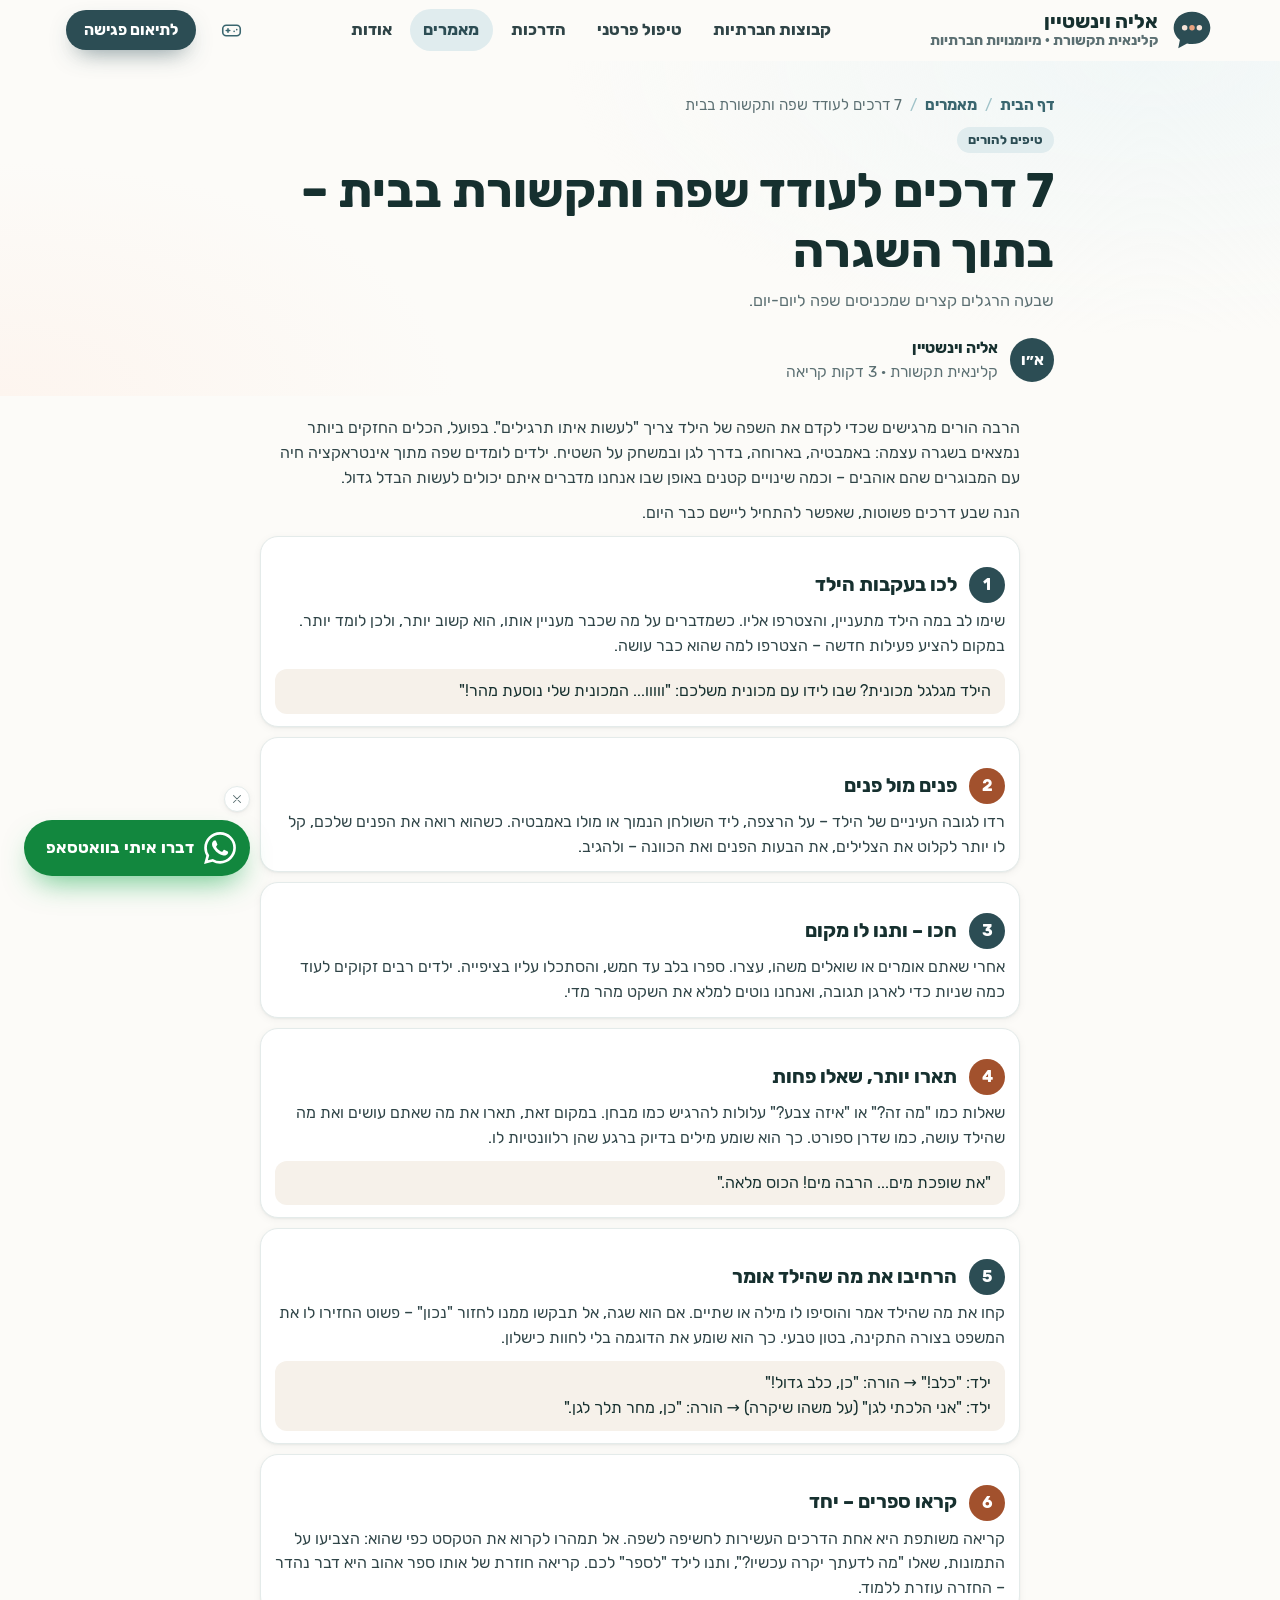
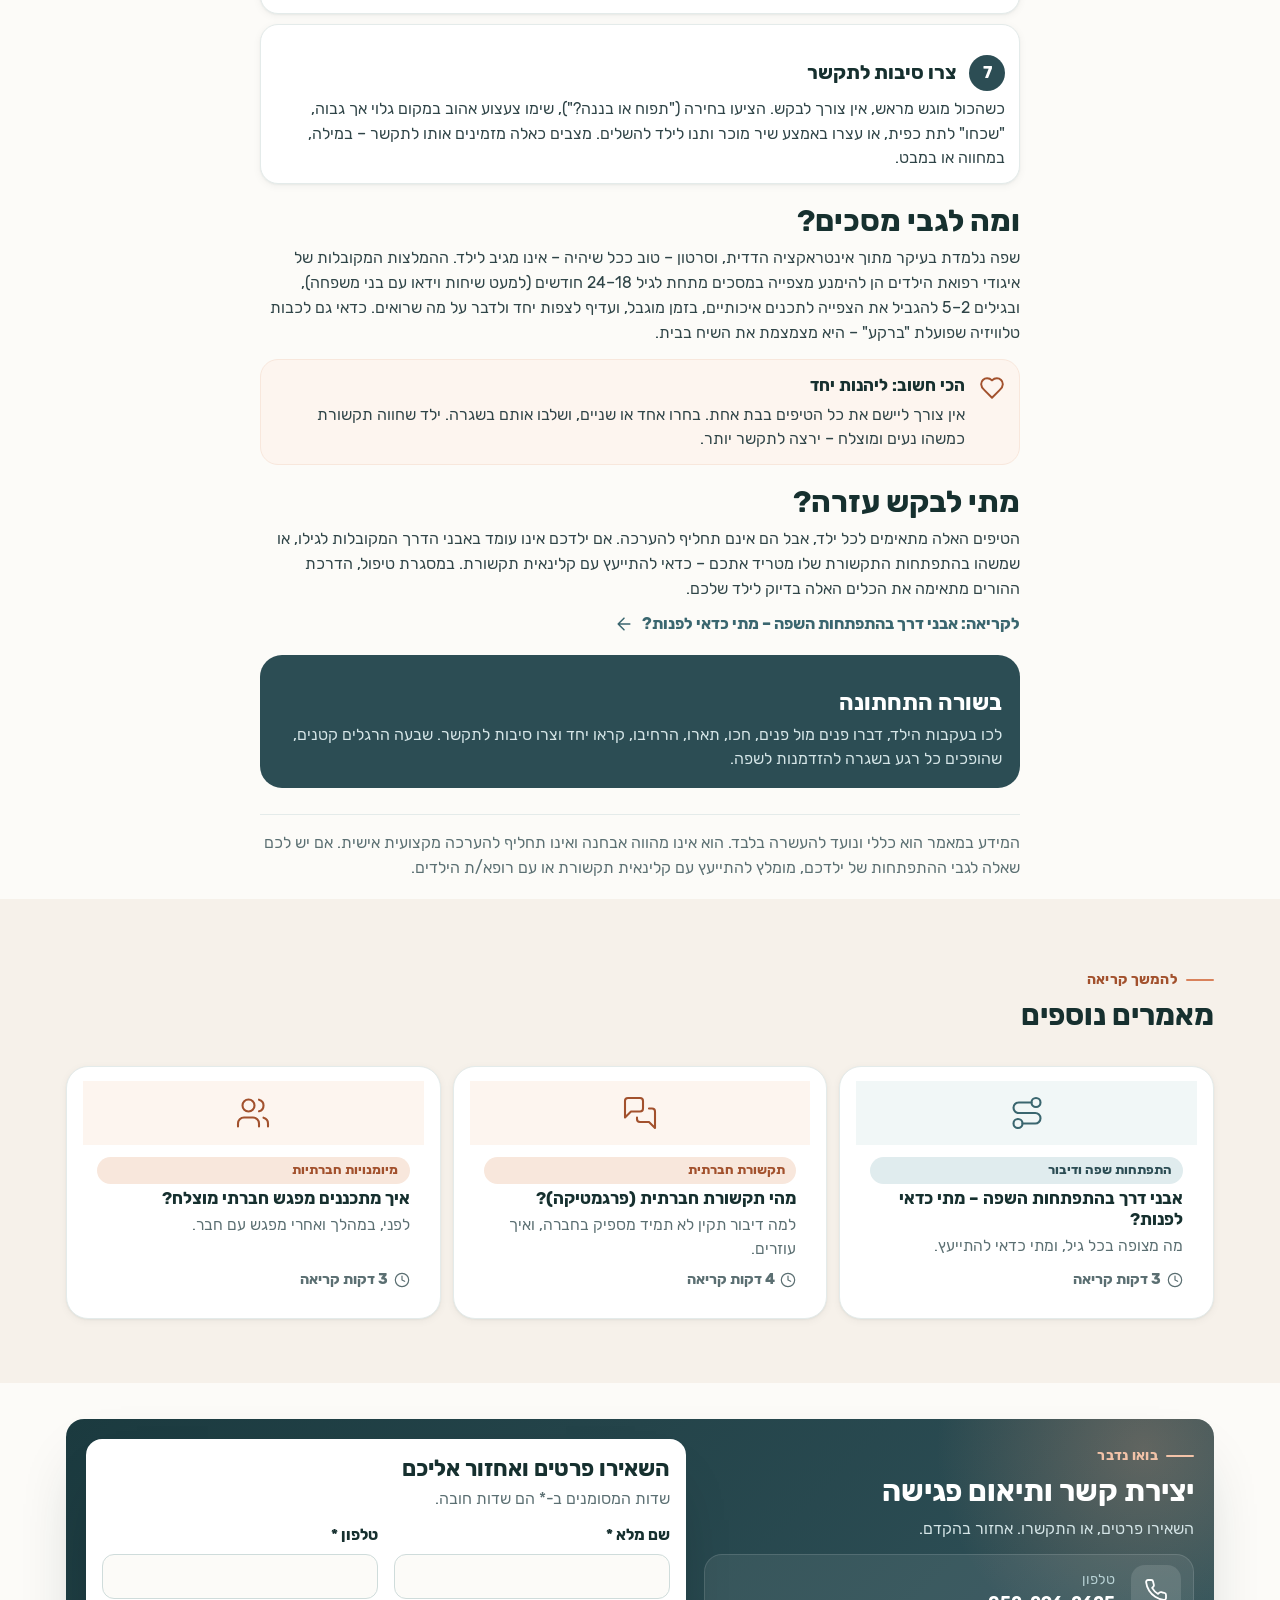
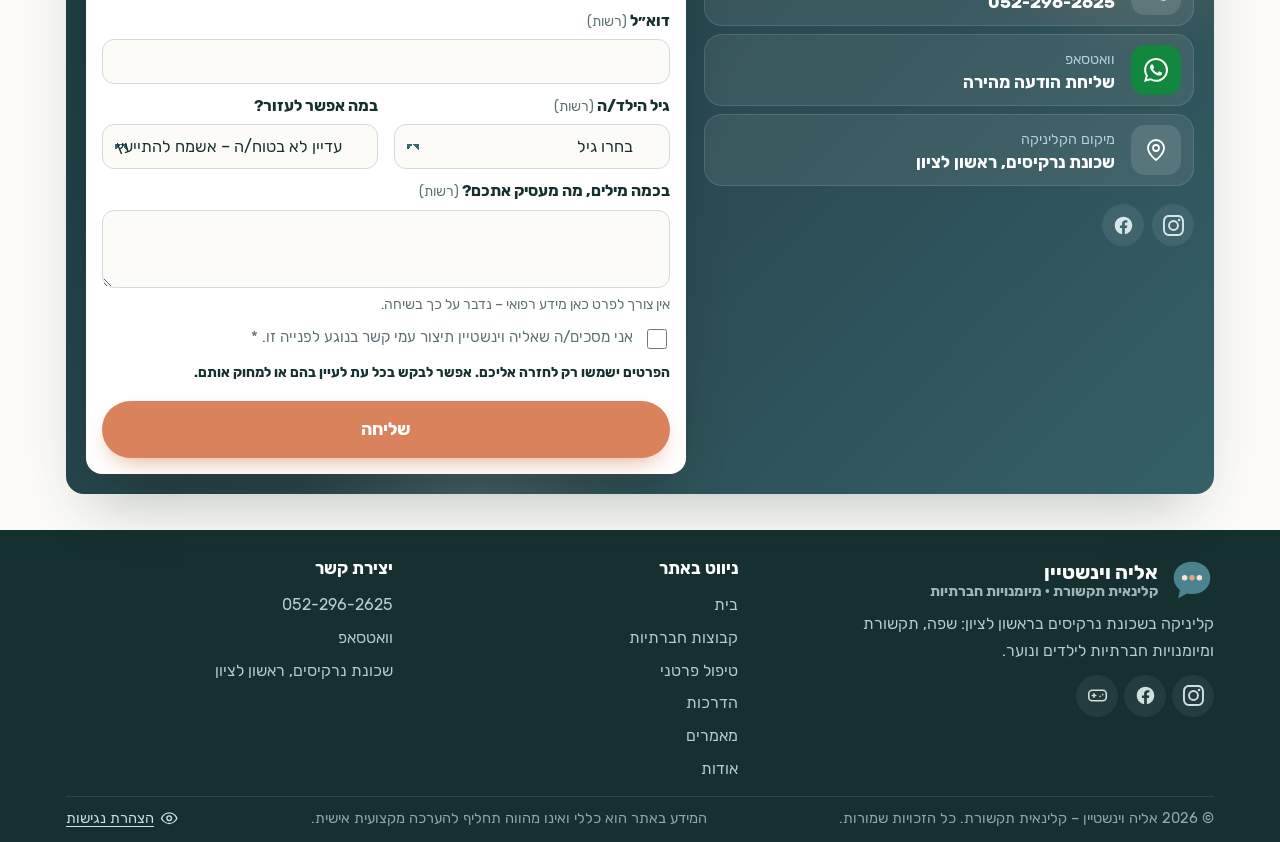
<file: article-language-at-home.html>
<!DOCTYPE html>
<html lang="he" dir="rtl">
<head>
<meta charset="UTF-8">
<meta name="viewport" content="width=device-width, initial-scale=1.0">
<title>7 דרכים לעודד שפה ותקשורת בבית – בתוך השגרה | אליה וינשטיין</title>
<meta name="description" content="שבע דרכים מעשיות להורים לעידוד התפתחות השפה והתקשורת של ילדים צעירים בתוך שגרת היום, ומה ההמלצות לגבי מסכים.">
<meta name="theme-color" content="#2c4d54">
<link rel="icon" href="favicon.ico" sizes="any">
<link rel="icon" href="favicon.svg" type="image/svg+xml">
<link rel="icon" href="favicon-32.png" type="image/png" sizes="32x32">
<link rel="apple-touch-icon" href="apple-touch-icon.png">

<meta property="og:locale" content="he_IL">
<meta property="og:title" content="7 דרכים לעודד שפה ותקשורת בבית – בתוך השגרה | אליה וינשטיין">
<meta property="og:description" content="שבע דרכים מעשיות להורים לעידוד התפתחות השפה והתקשורת של ילדים צעירים בתוך שגרת היום, ומה ההמלצות לגבי מסכים.">
<meta property="og:url" content="https://kobiwein.github.io/eliaSLPweb/article-language-at-home.html">
<meta property="og:image" content="https://kobiwein.github.io/eliaSLPweb/og-image.png">
<meta property="og:image:width" content="1200">
<meta property="og:image:height" content="630">
<meta property="og:image:alt" content="אליה וינשטיין, קלינאית תקשורת ומיומנויות חברתיות, ראשון לציון">
<meta name="twitter:card" content="summary_large_image">
<meta name="twitter:image" content="https://kobiwein.github.io/eliaSLPweb/og-image.png">
<link rel="canonical" href="https://kobiwein.github.io/eliaSLPweb/article-language-at-home.html">
<script>document.documentElement.classList.add('js');</script>
<style>@font-face{font-family:'Rubik';font-style:normal;font-weight:400;font-display:swap;src:url([data-uri]) format('woff')}
@font-face{font-family:'Rubik';font-style:normal;font-weight:700;font-display:swap;src:url([data-uri]) format('woff')}

:root{
  --ink:#16302f; --teal-900:#1b3a3f; --teal-800:#2c4d54; --teal-700:#3a666f; --teal-600:#4a828d;
  --teal-300:#9fc2c8; --teal-100:#e0ecee; --teal-50:#f1f7f7;
  --accent:#d9825b; --accent-ink:#a2512d; --accent-soft:#f8e7dc; --accent-50:#fdf5ef;
  --sand:#f6f1ea; --bg:#fcfbf8; --surface:#ffffff;
  --text:#2f4447; --muted:#5b6f72; --line:#e4ebea;
  --radius:22px; --radius-sm:14px;
  --shadow-sm:0 1px 2px rgba(22,48,47,.05),0 2px 8px rgba(22,48,47,.05);
  --shadow:0 10px 30px -12px rgba(22,48,47,.18),0 2px 6px rgba(22,48,47,.05);
  --shadow-lg:0 30px 60px -25px rgba(22,48,47,.30);
  --maxw:1180px;
  --font:'Rubik','Assistant','Heebo',system-ui,-apple-system,'Segoe UI',Arial,sans-serif;
}
*,*::before,*::after{box-sizing:border-box}
html{scroll-behavior:smooth;-webkit-text-size-adjust:100%}
body{margin:0;overflow-x:clip;font-family:var(--font);font-size:18px;line-height:1.75;color:var(--text);background:var(--bg);-webkit-font-smoothing:antialiased;text-rendering:optimizeLegibility}
img,svg{display:block;max-width:100%}
a{color:inherit;text-decoration:none}
p{margin:0 0 1em}
h1,h2,h3,h4{color:var(--ink);line-height:1.25;margin:0;font-weight:700;letter-spacing:0}
h1{font-size:clamp(2.1rem,4.6vw,3.6rem)}
h2{font-size:clamp(1.75rem,3.2vw,2.6rem)}
h3{font-size:1.3rem;font-weight:700}
strong{color:var(--ink);font-weight:700}
.ic{width:1.25em;height:1.25em;flex:none}
:focus-visible{outline:3px solid var(--accent);outline-offset:3px;border-radius:8px}
.skip{position:absolute;inset-inline-start:1rem;inset-block-start:-100px;background:var(--teal-800);color:#fff;padding:.6rem 1rem;border-radius:10px;z-index:100}
.skip:focus{inset-block-start:1rem}
.container{width:100%;max-width:var(--maxw);margin-inline:auto;padding-inline:24px}
.narrow{max-width:860px}
section{position:relative}
.section{padding-block:96px}
.section-tight{padding-block:64px}
.bg-sand{background:var(--sand)}
.bg-teal{background:var(--teal-50)}
.eyebrow{display:inline-flex;align-items:center;gap:.5rem;font-size:.95rem;font-weight:700;color:var(--accent-ink);letter-spacing:.02em;margin-block-end:14px}
.eyebrow::before{content:"";width:28px;height:2px;background:var(--accent);border-radius:2px}
.lead{font-size:1.22rem;color:var(--muted);line-height:1.8}
.sec-head{max-width:760px;margin-block-end:52px}
.sec-head.center{margin-inline:auto;text-align:center}
.sec-head.center .eyebrow::after{content:"";width:28px;height:2px;background:var(--accent);border-radius:2px}
.sec-head h2{margin-block-end:16px}
.sec-head p{font-size:1.15rem;color:var(--muted);margin:0}

/* buttons */
.btn{display:inline-flex;align-items:center;justify-content:center;gap:.6rem;font-family:inherit;font-weight:700;font-size:1.05rem;padding:.9rem 1.6rem;border-radius:999px;border:2px solid transparent;cursor:pointer;transition:transform .2s ease,box-shadow .2s ease,background-color .2s ease,color .2s ease;line-height:1.2}
.btn:hover{transform:translateY(-2px)}
.btn-primary{background:var(--teal-800);color:#fff;box-shadow:0 10px 24px -10px rgba(44,77,84,.7)}
.btn-primary:hover{background:var(--teal-900)}
.btn-accent{background:var(--accent);color:#fff;box-shadow:0 10px 24px -10px rgba(217,130,91,.8)}
.btn-accent:hover{background:#c8714b}
.btn-ghost{background:transparent;color:var(--teal-800);border-color:var(--teal-300)}
.btn-ghost:hover{background:var(--surface);border-color:var(--teal-600)}
.btn-white{background:#fff;color:var(--teal-900)}
.btn-wa{background:#12873e;color:#fff}
.btn-wa:hover{background:#0f7a36}
.btn-row{display:flex;flex-wrap:wrap;gap:14px}
.link-arrow{display:inline-flex;align-items:center;gap:.5rem;font-weight:700;color:var(--teal-700)}
.link-arrow .ic{transition:transform .25s ease}
a:hover .link-arrow .ic,.link-arrow:hover .ic{transform:translateX(-5px)}

/* header */
.site-header{position:sticky;inset-block-start:0;z-index:50;background:rgba(252,251,248,.86);backdrop-filter:saturate(160%) blur(14px);-webkit-backdrop-filter:saturate(160%) blur(14px);border-block-end:1px solid transparent;transition:border-color .3s,box-shadow .3s}
.site-header.scrolled{border-block-end-color:var(--line);box-shadow:0 6px 24px -18px rgba(22,48,47,.35)}
.nav{display:flex;align-items:center;justify-content:space-between;gap:24px;height:80px}
.brand{display:flex;align-items:center;gap:12px}
.logo-mark{width:44px;height:44px}
.brand-text{display:flex;flex-direction:column;line-height:1.15}
.brand-name{font-weight:800;font-size:1.25rem;color:var(--ink)}
.brand-sub{font-size:.88rem;color:var(--muted);font-weight:600}
.menu{display:flex;align-items:center;gap:4px;list-style:none;margin:0;padding:0}
.menu a{display:block;padding:.5rem .85rem;border-radius:999px;font-weight:600;color:var(--text);font-size:1.02rem;transition:background-color .2s,color .2s}
.menu a:hover{background:var(--teal-50);color:var(--teal-800)}
.menu a[aria-current="page"]{color:var(--teal-800);background:var(--teal-100)}
.nav-end{display:flex;align-items:center;gap:6px}
.icon-btn{display:inline-flex;align-items:center;justify-content:center;width:42px;height:42px;border-radius:50%;color:var(--teal-700);transition:background-color .2s,color .2s}
.icon-btn:hover{background:var(--teal-50);color:var(--teal-900)}
.icon-btn .ic{width:21px;height:21px}
.nav-cta{margin-inline-start:8px;padding:.7rem 1.25rem;font-size:1rem}
.burger{display:none;background:none;border:0;color:var(--teal-900);width:46px;height:46px;border-radius:12px;cursor:pointer;align-items:center;justify-content:center}
.burger .ic{width:28px;height:28px}
.burger:hover{background:var(--teal-50)}
.mobile-panel{display:none;border-block-start:1px solid var(--line);background:var(--bg);padding:12px 24px 24px}
.mobile-panel.open{display:block}
.mobile-panel ul{list-style:none;margin:0;padding:0}
.mobile-panel li a{display:flex;justify-content:space-between;align-items:center;padding:14px 4px;border-block-end:1px solid var(--line);font-weight:700;font-size:1.1rem;color:var(--ink)}
.mobile-panel li a[aria-current="page"]{color:var(--accent-ink)}
.mobile-social{display:flex;gap:8px;margin-block:16px}
.mobile-panel .btn{width:100%}
@media (max-width:1180px){.menu,.nav-end .icon-btn,.nav-cta{display:none}.burger{display:inline-flex}}

/* hero (home) */
.hero{overflow:hidden;padding-block:72px 96px;background:radial-gradient(1200px 500px at 85% -10%,var(--teal-50),transparent 60%),radial-gradient(800px 400px at 0% 100%,var(--accent-50),transparent 60%)}
.hero-grid{display:grid;grid-template-columns:1.1fr .9fr;gap:56px;align-items:center}
.hero h1{margin-block:6px 22px;position:relative;z-index:0}
.hero h1 .hl{color:var(--teal-700);position:relative;white-space:nowrap}
.hero h1 .hl::after{content:"";position:absolute;inset-inline:0;inset-block-end:.06em;height:.22em;background:var(--accent-soft);z-index:-1;border-radius:6px}
.hero .lead{max-width:600px;margin-block-end:32px}
.trust{display:flex;flex-wrap:wrap;gap:12px 26px;margin-block-start:36px;padding:0;list-style:none}
.trust li{display:flex;align-items:center;gap:.5rem;font-weight:600;color:var(--teal-800);font-size:1rem}
.trust .ic{color:var(--accent);width:22px;height:22px}
.hero-art{position:relative}
.hero-art svg{width:100%;height:auto}
.float-card{position:absolute;background:var(--surface);border-radius:18px;box-shadow:var(--shadow);padding:14px 18px;display:flex;align-items:center;gap:12px;font-weight:700;color:var(--ink);font-size:.98rem}
.float-card .ic{width:36px;height:36px;padding:8px;border-radius:12px;background:var(--teal-50);color:var(--teal-700)}
.float-card small{display:block;font-weight:500;color:var(--muted);font-size:.85rem}
.fc-1{inset-block-start:8%;inset-inline-end:-4%}
.fc-2{inset-block-end:10%;inset-inline-start:-6%}
.fc-2 .ic{background:var(--accent-soft);color:var(--accent-ink)}

/* page hero (inner) */
.page-hero{padding-block:44px 80px;overflow:hidden;background:radial-gradient(900px 420px at 90% 0%,var(--teal-50),transparent 65%),radial-gradient(700px 360px at 0% 100%,var(--accent-50),transparent 65%)}
.crumbs{display:flex;align-items:center;gap:.5rem;font-size:.95rem;color:var(--muted);margin-block-end:36px;list-style:none;padding:0}
.crumbs a{color:var(--teal-700);font-weight:600}
.crumbs a:hover{text-decoration:underline}
.crumbs li+li::before{content:"/";margin-inline-end:.5rem;color:var(--teal-300)}
.ph-grid{display:grid;grid-template-columns:1.15fr .85fr;gap:56px;align-items:center}
.page-hero h1{margin-block:4px 20px}
.page-hero .lead{margin-block-end:30px;max-width:620px}

/* cards */
.grid{display:grid;gap:24px}
.g-2{grid-template-columns:repeat(2,1fr)}
.g-3{grid-template-columns:repeat(3,1fr)}
.g-4{grid-template-columns:repeat(4,1fr)}
.card{background:var(--surface);border:1px solid var(--line);border-radius:var(--radius);padding:32px;box-shadow:var(--shadow-sm);transition:transform .3s ease,box-shadow .3s ease,border-color .3s}
.card h3{margin-block:18px 10px}
.card p{color:var(--muted);margin:0;font-size:1.05rem}
.card.hover:hover{transform:translateY(-6px);box-shadow:var(--shadow-lg);border-color:transparent}
.badge-ic{display:inline-flex;align-items:center;justify-content:center;width:56px;height:56px;border-radius:16px;background:var(--teal-50);color:var(--teal-700)}
.badge-ic .ic{width:28px;height:28px}
.badge-ic.warm{background:var(--accent-soft);color:var(--accent-ink)}

/* service cards */
.service{display:flex;flex-direction:column;position:relative;overflow:hidden;padding:0}
.service .art{height:190px;display:flex;align-items:center;justify-content:center;background:var(--teal-50);position:relative;overflow:hidden}
.service .art svg{height:150px;width:auto;transition:transform .5s ease}
.service:hover .art svg{transform:scale(1.06) rotate(-1.5deg)}
.service.warm .art{background:var(--accent-50)}
.service .body{padding:28px 30px 30px;display:flex;flex-direction:column;flex:1}
.service h3{margin:0 0 10px;font-size:1.4rem}
.service p{flex:1;margin-block-end:22px}
.tag{position:absolute;inset-block-start:16px;inset-inline-start:16px;background:var(--accent-ink);color:#fff;font-weight:700;font-size:.82rem;padding:.3rem .8rem;border-radius:999px;z-index:2}
.service-featured{grid-row:span 1}

/* checklist */
.checks{list-style:none;margin:0;padding:0;display:grid;gap:14px}
.checks li{display:flex;gap:14px;align-items:flex-start;font-size:1.08rem}
.checks li .ic{flex:none;width:28px;height:28px;padding:5px;border-radius:50%;background:var(--teal-100);color:var(--teal-800);margin-block-start:2px}
.checks.warm li .ic{background:var(--accent-soft);color:var(--accent-ink)}

/* signs panel */
.signs{display:grid;grid-template-columns:repeat(2,1fr);gap:24px}
.signs .card h3{display:flex;align-items:center;gap:12px;margin:0 0 18px}
.signs .card h3 .badge-ic{width:46px;height:46px;border-radius:14px}
.note{display:flex;gap:12px;align-items:flex-start;margin-block-start:12px;padding:18px 22px;border-radius:var(--radius-sm);background:var(--surface);border:1px dashed var(--teal-300);color:var(--muted);font-size:1rem}
.note .ic{color:var(--teal-600);margin-block-start:4px}

/* steps */
.steps{list-style:none;padding:0;margin:0;display:grid;grid-template-columns:repeat(4,1fr);gap:24px;counter-reset:s;position:relative}
.steps li{position:relative;background:var(--surface);border-radius:var(--radius);padding:30px 26px;border:1px solid var(--line);box-shadow:var(--shadow-sm)}
.steps .num{display:inline-flex;align-items:center;justify-content:center;width:48px;height:48px;border-radius:50%;background:var(--teal-800);color:#fff;font-weight:800;font-size:1.2rem;margin-block-end:16px;box-shadow:0 0 0 6px var(--teal-50)}
.steps li:nth-child(even) .num{background:var(--accent-ink)}
.steps h3{font-size:1.2rem;margin-block-end:8px}
.steps p{color:var(--muted);font-size:1.02rem;margin:0}

/* split / about teaser */
.split{display:grid;grid-template-columns:1fr 1fr;gap:64px;align-items:center}
.portrait{position:relative;aspect-ratio:4/5;border-radius:200px 200px var(--radius) var(--radius);background:linear-gradient(160deg,var(--teal-100),var(--teal-50) 55%,var(--accent-50));overflow:hidden;display:flex;align-items:center;justify-content:center;box-shadow:var(--shadow-lg)}
.portrait .ph{display:flex;flex-direction:column;align-items:center;gap:14px;color:var(--teal-700);text-align:center;padding:24px}
.portrait .mono{width:120px;height:120px;border-radius:50%;background:var(--surface);display:flex;align-items:center;justify-content:center;font-size:2.6rem;font-weight:800;color:var(--teal-800);box-shadow:var(--shadow)}
.portrait .ph span{font-weight:600;font-size:.98rem;opacity:.85}
.portrait-wrap{position:relative;isolation:isolate;max-width:440px;margin-inline:auto;width:100%}
.portrait-wrap::before{content:"";position:absolute;inset:auto -22px -22px auto;width:70%;height:70%;border-radius:var(--radius);background:var(--accent-soft);z-index:-1}
.portrait-wrap .float-card{inset-block-end:28px;inset-inline-end:-30px}
blockquote.quote{margin:28px 0;padding:26px 30px;background:var(--surface);border-radius:var(--radius);border-inline-start:5px solid var(--accent);box-shadow:var(--shadow-sm);font-size:1.18rem;color:var(--ink);font-weight:500;position:relative}
blockquote.quote::before{content:"”";position:absolute;inset-block-start:-18px;inset-inline-end:22px;font-size:5rem;line-height:1;color:var(--accent-soft);font-family:Georgia,serif}
blockquote.quote footer{margin-block-start:12px;font-size:1rem;color:var(--accent-ink);font-weight:700}

/* principles */
.principle{display:flex;gap:18px;align-items:flex-start;padding:26px;border-radius:var(--radius);background:var(--surface);border:1px solid var(--line)}
.principle h3{font-size:1.18rem;margin-block-end:6px}
.principle p{margin:0;color:var(--muted);font-size:1.02rem}

/* prose */
.prose p{font-size:1.12rem}
.prose h2{margin-block:8px 18px}
.prose h3{margin-block:34px 12px;font-size:1.45rem}

/* info list */
.facts{display:grid;gap:0;background:var(--surface);border-radius:var(--radius);border:1px solid var(--line);box-shadow:var(--shadow);overflow:hidden}
.facts .row{display:flex;gap:16px;align-items:center;padding:20px 24px;border-block-end:1px solid var(--line)}
.facts .row:last-child{border-block-end:0}
.facts .row .badge-ic{width:48px;height:48px;border-radius:14px}
.facts .k{font-size:.9rem;color:var(--muted);font-weight:600}
.facts .v{font-size:1.1rem;color:var(--ink);font-weight:700;line-height:1.35}
.facts-head{padding:20px 24px;background:var(--teal-800);color:#fff;font-weight:800;font-size:1.15rem}

/* audience blocks */
.aud{display:grid;grid-template-columns:280px 1fr;gap:40px;padding:40px;border-radius:var(--radius);background:var(--surface);border:1px solid var(--line);box-shadow:var(--shadow-sm)}
.aud+.aud{margin-block-start:24px}
.aud-head h3{font-size:1.55rem;margin-block:16px 10px}
.aud-head p{color:var(--muted);margin:0;font-size:1.05rem}

/* chips */
.chips{display:flex;flex-wrap:wrap;gap:10px;list-style:none;padding:0;margin:0}
.chips li{padding:.45rem 1rem;border-radius:999px;background:var(--surface);border:1px solid var(--line);font-weight:600;color:var(--teal-800);font-size:.98rem}

/* placeholder to fill */
.todo{background:#fff6d6;border:1px dashed #d9b44a;border-radius:6px;padding:0 .35em;color:#7a5b00;font-weight:600}

/* FAQ */
.faq{display:grid;gap:14px}
.faq details{background:var(--surface);border:1px solid var(--line);border-radius:18px;padding:0 26px;transition:box-shadow .3s,border-color .3s}
.faq details[open]{box-shadow:var(--shadow);border-color:transparent}
.faq summary{list-style:none;cursor:pointer;display:flex;justify-content:space-between;align-items:center;gap:16px;padding:22px 0;font-weight:700;font-size:1.15rem;color:var(--ink)}
.faq summary::-webkit-details-marker{display:none}
.faq summary .ic{color:var(--teal-600);transition:transform .3s;width:24px;height:24px}
.faq details[open] summary .ic{transform:rotate(180deg)}
.faq .ans{padding-block-end:22px;color:var(--muted);font-size:1.07rem}
.faq .ans p:last-child{margin:0}

/* contact */
.contact{padding-block:96px}
.contact-box{position:relative;overflow:hidden;border-radius:32px;background:linear-gradient(135deg,var(--teal-900),var(--teal-800) 60%,#356068);color:#fff;padding:64px;display:grid;grid-template-columns:1.1fr .9fr;gap:48px;align-items:center;box-shadow:var(--shadow-lg)}
.contact-box::before,.contact-box::after{content:"";position:absolute;border-radius:50%;pointer-events:none}
.contact-box::before{width:420px;height:420px;inset-block-start:-180px;inset-inline-start:-140px;background:radial-gradient(circle,rgba(233,162,127,.28),transparent 70%)}
.contact-box::after{width:360px;height:360px;inset-block-end:-200px;inset-inline-end:20%;background:radial-gradient(circle,rgba(159,194,200,.22),transparent 70%)}
.contact-box > *{position:relative;z-index:1}
.contact-box h2{color:#fff;margin-block-end:16px}
.contact-box .eyebrow{color:#f3c3a8}
.contact-box .eyebrow::before{background:#f3c3a8}
.contact-box p{color:#d6e6e8;font-size:1.15rem}
.c-list{display:grid;gap:14px}
.c-item{display:flex;align-items:center;gap:16px;padding:18px 20px;border-radius:18px;background:rgba(255,255,255,.08);border:1px solid rgba(255,255,255,.12);transition:background-color .2s,transform .2s}
a.c-item:hover{background:rgba(255,255,255,.14);transform:translateY(-2px)}
.c-item .ci{display:inline-flex;align-items:center;justify-content:center;width:50px;height:50px;border-radius:14px;background:rgba(255,255,255,.12);color:#fff;flex:none}
.c-item .ci .ic{width:24px;height:24px}
.c-item .k{font-size:.9rem;color:#b9d3d6}
.c-item .v{font-size:1.25rem;font-weight:800;color:#fff;line-height:1.3}
.c-item.wa .ci{background:#12873e}

/* footer */
.site-footer{background:var(--ink);color:#b9cccd;padding-block:64px 28px;font-size:1rem}
.f-grid{display:grid;grid-template-columns:1.4fr 1fr 1fr;gap:40px}
.site-footer .brand-name{color:#fff}
.site-footer .logo-mark path{fill:#4a828d}
.site-footer .brand-sub{color:#9db7b9}
.site-footer h4{color:#fff;font-size:1.05rem;margin-block-end:14px}
.site-footer ul{list-style:none;margin:0;padding:0;display:grid;gap:8px}
.site-footer a:hover{color:#fff}
.f-a11y{display:inline-flex;align-items:center;gap:.4rem;color:#cfe0e1;text-decoration:underline;text-underline-offset:3px}
.f-about{margin-block-start:8px;max-width:380px;line-height:1.7}
.f-social{display:flex;gap:6px;margin-block-start:8px}
.f-social .icon-btn{color:#cfe0e1;background:rgba(255,255,255,.06)}
.f-social .icon-btn:hover{background:rgba(255,255,255,.14);color:#fff}
.f-bottom{margin-block-start:44px;padding-block-start:22px;border-block-start:1px solid rgba(255,255,255,.1);display:flex;flex-wrap:wrap;justify-content:space-between;gap:12px;font-size:.92rem;color:#8eaaac}

/* whatsapp widget */
.wa-widget{position:fixed;inset-block-end:24px;inset-inline-end:24px;z-index:60;display:flex;flex-direction:column;align-items:flex-start;gap:8px}
.wa-close{width:26px;height:26px;border-radius:50%;background:#fff;border:1px solid var(--line);color:var(--muted);display:inline-flex;align-items:center;justify-content:center;cursor:pointer;box-shadow:var(--shadow-sm);padding:0}
.wa-close .ic{width:14px;height:14px}
.wa-close:hover{color:var(--ink)}
.wa-btn{display:flex;align-items:center;gap:10px;background:#12873e;color:#fff;border-radius:999px;padding:12px;box-shadow:0 14px 30px -10px rgba(31,174,84,.7);transition:transform .2s,background-color .2s}
.wa-btn:hover{transform:scale(1.05);background:#0f7a36}
.wa-btn .ic{width:32px;height:32px}
.wa-btn .wa-label{font-weight:700;padding-inline-end:8px;display:none}
@media (min-width:900px){.wa-btn{padding:12px 14px}.wa-btn .wa-label{display:inline}}
.wa-widget.hidden{display:none}


/* contact form */
.contact-box{grid-template-columns:.9fr 1.1fr;align-items:start}
.c-social{display:flex;gap:8px;margin-block-start:18px}
.c-social .icon-btn{color:#d6e6e8;background:rgba(255,255,255,.08)}
.c-social .icon-btn:hover{background:rgba(255,255,255,.16);color:#fff}
.form-card{background:var(--surface);color:var(--text);border-radius:24px;padding:34px;box-shadow:0 30px 60px -30px rgba(0,0,0,.45)}
.form-card h3{font-size:1.4rem;margin-block-end:4px}
.form-card .sub{color:var(--muted);font-size:1rem;margin-block-end:22px}
.f-row{display:grid;grid-template-columns:1fr 1fr;gap:16px}
.field{display:flex;flex-direction:column;gap:6px;margin-block-end:16px}
.field label{font-weight:700;color:var(--ink);font-size:.98rem}
.field .opt{font-weight:500;color:var(--muted);font-size:.88rem}
.field input,.field select,.field textarea{font-family:inherit;font-size:1.02rem;color:var(--ink);background:var(--bg);border:1.5px solid #cfdcdb;border-radius:12px;padding:.75rem .9rem;transition:border-color .2s,box-shadow .2s,background-color .2s;width:100%}
.field textarea{min-height:110px;resize:vertical;line-height:1.6}
.field select{appearance:none;-webkit-appearance:none;background-image:linear-gradient(45deg,transparent 50%,var(--teal-700) 50%),linear-gradient(135deg,var(--teal-700) 50%,transparent 50%);background-position:left 18px center,left 12px center;background-size:6px 6px,6px 6px;background-repeat:no-repeat;padding-inline-end:.9rem;padding-inline-start:2.2rem}
.field input:focus,.field select:focus,.field textarea:focus{outline:none;border-color:var(--teal-600);background:#fff;box-shadow:0 0 0 4px rgba(74,130,141,.18)}
.field [aria-invalid="true"]{border-color:#b42318;background:#fff8f7}
.err{color:#b42318;font-size:.9rem;font-weight:600;min-height:0}
.err:empty{display:none}
.hp{position:absolute!important;inset-inline-start:-9999px;width:1px;height:1px;overflow:hidden}
.consent{display:flex;gap:10px;align-items:flex-start;font-size:.95rem;color:var(--muted);margin-block:4px 6px;line-height:1.55}
.consent input{width:20px;height:20px;margin-block-start:3px;accent-color:var(--teal-700);flex:none}
.form-card .privacy{font-size:.86rem;color:var(--ink);font-weight:700;line-height:1.55;margin:10px 0 18px}
.form-card .btn{width:100%;font-size:1.1rem;padding:1rem}
.form-card .btn[disabled]{opacity:.65;cursor:wait;transform:none}
.f-status{margin-block-start:14px;border-radius:12px;padding:12px 14px;font-weight:600;font-size:.98rem}
.f-status:empty{display:none}
.f-status.ok{background:#e8f6ee;color:#11633a;border:1px solid #bfe5cf}
.f-status.bad{background:#fdecea;color:#912018;border:1px solid #f5c2bc}

/* articles */
.art-card{display:flex;flex-direction:column;padding:0;overflow:hidden}
.art-card .cover{height:150px;display:flex;align-items:center;justify-content:center;background:var(--teal-50);color:var(--teal-700)}
.art-card.warm .cover{background:var(--accent-50);color:var(--accent-ink)}
.art-card .cover .ic{width:64px;height:64px;stroke-width:1.4}
.art-card .body{padding:26px 28px 28px;display:flex;flex-direction:column;flex:1}
.art-card h2,.art-card h3{font-size:1.3rem;margin:8px 0 10px}
.art-card p{flex:1;margin-block-end:18px}
.meta{display:flex;flex-wrap:wrap;gap:6px 16px;font-size:.9rem;color:var(--muted);font-weight:600}
.meta span{display:inline-flex;align-items:center;gap:.35rem}
.meta .ic{width:16px;height:16px}
.cat{display:inline-block;font-size:.82rem;font-weight:700;color:var(--teal-800);background:var(--teal-100);padding:.2rem .7rem;border-radius:999px}
.warm .cat{background:var(--accent-soft);color:var(--accent-ink)}
.article-hero{padding-block:44px 56px;background:radial-gradient(900px 420px at 90% 0%,var(--teal-50),transparent 65%),radial-gradient(700px 360px at 0% 100%,var(--accent-50),transparent 65%)}
.article-hero h1{font-size:clamp(1.9rem,4vw,3rem);margin-block:14px 18px}
.article-hero .lead{margin-block-end:22px}
.byline{display:flex;align-items:center;gap:12px;font-size:.98rem;color:var(--muted)}
.byline .av{width:44px;height:44px;border-radius:50%;background:var(--teal-800);color:#fff;display:flex;align-items:center;justify-content:center;font-weight:700}
.byline strong{display:block;color:var(--ink)}
.article{padding-block:56px 24px}
.article .prose{max-width:760px;margin-inline:auto}
.prose h2{font-size:clamp(1.45rem,2.6vw,1.9rem);margin-block:44px 14px}
.prose ul.dots{padding-inline-start:1.3rem;margin:0 0 1.2em}
.prose ul.dots li{margin-block-end:.5em}
.prose ul.dots li::marker{color:var(--accent)}
.callout{display:flex;gap:14px;align-items:flex-start;padding:20px 24px;border-radius:18px;background:var(--teal-50);border:1px solid var(--teal-100);margin:26px 0;font-size:1.05rem}
.callout .ic{color:var(--teal-700);width:26px;height:26px;margin-block-start:3px}
.callout.warm{background:var(--accent-50);border-color:var(--accent-soft)}
.callout.warm .ic{color:var(--accent-ink)}
.callout p:last-child{margin:0}
.callout strong{display:block;margin-block-end:4px}
.tip{position:relative;padding:22px 24px 22px 24px;border-radius:18px;background:var(--surface);border:1px solid var(--line);box-shadow:var(--shadow-sm);margin-block-end:18px}
.tip h2,.tip h3{display:flex;align-items:center;gap:12px;font-size:1.22rem;margin:0 0 8px}
.tip h2 .n,.tip h3 .n{display:inline-flex;align-items:center;justify-content:center;width:36px;height:36px;border-radius:50%;background:var(--teal-800);color:#fff;font-size:1rem;flex:none}
.tip:nth-of-type(even) h2 .n,.tip:nth-of-type(even) h3 .n{background:var(--accent-ink)}
.tip p{margin:0;color:var(--text);font-size:1.06rem}
.tip .ex{margin-block-start:10px;padding:10px 14px;border-radius:12px;background:var(--sand);font-size:1rem;color:var(--ink)}
.timeline{list-style:none;margin:24px 0;padding:0;display:grid;gap:16px}
.timeline li{display:grid;grid-template-columns:120px 1fr;gap:20px;align-items:start;padding:22px 24px;border-radius:18px;background:var(--surface);border:1px solid var(--line);box-shadow:var(--shadow-sm)}
.timeline .age{display:flex;align-items:center;justify-content:center;text-align:center;font-weight:700;color:var(--teal-800);background:var(--teal-100);border-radius:14px;padding:12px 8px;line-height:1.3;font-size:1.02rem}
.timeline li:nth-child(even) .age{background:var(--accent-soft);color:var(--accent-ink)}
.timeline ul{margin:0;padding-inline-start:1.1rem}
.timeline ul li{display:list-item;padding:0;border:0;box-shadow:none;background:none;border-radius:0;margin-block-end:.3em}
.timeline ul li::marker{color:var(--accent)}
.flags{background:#fff8f3;border:1px solid var(--accent-soft);border-radius:var(--radius);padding:26px 28px;margin:22px 0}
.flags h3{margin:0 0 12px;font-size:1.2rem;color:var(--accent-ink)}
.bottom-line{background:var(--teal-800);color:#d6e6e8;border-radius:var(--radius);padding:28px 30px;margin:40px 0 0}
.bottom-line h2{color:#fff;margin:0 0 10px;font-size:1.4rem}
.bottom-line p{margin:0;font-size:1.08rem}
.disclaimer{margin-block-start:26px;font-size:.92rem;color:var(--muted);border-block-start:1px solid var(--line);padding-block-start:16px}
@media (max-width:760px){
  .f-row{grid-template-columns:1fr;gap:0}
  .form-card{padding:24px 20px}
  .timeline li{grid-template-columns:1fr;gap:12px}
  .timeline .age{justify-content:flex-start;padding:8px 14px;width:max-content}
  .g-3 > .service:last-child:nth-child(odd){flex-direction:column}
}

/* reveal */
.js .reveal{opacity:0;transform:translateY(22px);transition:opacity .7s ease,transform .7s ease}
.js .reveal.in{opacity:1;transform:none}
.js .reveal.d1{transition-delay:.08s}.js .reveal.d2{transition-delay:.16s}.js .reveal.d3{transition-delay:.24s}
@media (prefers-reduced-motion:reduce){html{scroll-behavior:auto}.js .reveal{opacity:1;transform:none;transition:none}*{transition:none!important;animation:none!important}}

/* responsive */
@media (max-width:1060px){
  .g-4,.steps{grid-template-columns:repeat(2,1fr)}
  .hero-grid,.ph-grid{grid-template-columns:1fr}
  .hero-art,.ph-art{max-width:520px;margin-inline:auto;width:100%}
  .split{grid-template-columns:1fr;gap:56px}
  .contact-box{grid-template-columns:1fr;padding:48px 36px}
  .aud{grid-template-columns:1fr;gap:24px}
}
@media (min-width:761px) and (max-width:1060px){
  .g-3{grid-template-columns:repeat(2,1fr)}
  .g-3 > :last-child:nth-child(odd){grid-column:1 / -1}
  .g-3 > .service:last-child:nth-child(odd){flex-direction:row;align-items:stretch}
  .g-3 > .service:last-child:nth-child(odd) .art{width:42%;height:auto;min-height:220px}
  .signs .card{padding:28px}
}
@media (max-width:760px){
  body{font-size:17px}
  .section,.contact{padding-block:68px}
  .hero{padding-block:40px 64px}
  .g-2,.g-3,.g-4,.steps,.signs{grid-template-columns:1fr}
  .f-grid{grid-template-columns:1fr;gap:32px}
  .card,.aud{padding:26px}
  .contact-box{padding:40px 22px;border-radius:24px}
  .fc-1{inset-inline-end:0}.fc-2{inset-inline-start:0}
  .portrait-wrap .float-card{inset-inline-end:0}
  .hero h1 .hl{white-space:normal}
  .nav{height:70px}
  .brand-sub{font-size:.8rem}
  .btn-row .btn{flex:1 1 100%}
}
@media print{.site-header,.wa-widget,.contact-box::before,.contact-box::after{display:none}.js .reveal{opacity:1;transform:none}}

/* density */
body{font-size:16.5px;line-height:1.55}
h1{font-size:clamp(1.75rem,3.2vw,2.45rem)}
h2{font-size:clamp(1.35rem,2.3vw,1.85rem)}
h3{font-size:1.1rem}
p{margin:0 0 .65em}
.section{padding-block:44px}
.lead{font-size:1.02rem;line-height:1.5}
.sec-head{margin-block-end:18px}
.sec-head h2{margin-block-end:6px}
.sec-head p{font-size:.98rem}
.eyebrow{margin-block-end:6px;font-size:.88rem}
.hero{padding-block:28px 32px}
.hero-grid,.ph-grid{gap:24px}
.hero h1{margin-block:2px 8px}
.hero .lead{margin-block-end:14px}
.trust{margin-block-start:14px;gap:6px 16px}
.page-hero{padding-block:18px 24px}
.crumbs{margin-block-end:8px}
.page-hero h1{margin-block:2px 8px}
.page-hero .lead{margin-block-end:12px}
.grid{gap:12px}
.card{padding:14px 16px}
.card h3{margin-block:6px 4px}
.card p{font-size:.98rem}
.service .art{height:100px}
.service .art svg{height:82px}
.service .body{padding:12px 14px 14px}
.service h3{margin:0 0 4px;font-size:1.08rem}
.service p{margin-block-end:8px}
.checks{gap:7px}
.checks li{font-size:.98rem;gap:8px}
.signs{gap:12px}
.note{margin-block-start:12px;padding:10px 12px}
.steps{gap:10px}
.steps li{padding:12px 14px}
.steps .num{width:34px;height:34px;margin-block-end:6px;font-size:.95rem;box-shadow:0 0 0 4px var(--teal-50)}
.steps h3{margin-block-end:4px}
.split{gap:24px}
blockquote.quote{margin:10px 0;padding:12px 14px;font-size:.98rem}
blockquote.quote::before{font-size:2.4rem;inset-block-start:-8px}
.principle{padding:12px 14px;gap:10px}
.prose p{font-size:1rem}
.prose h2{margin-block:18px 6px}
.prose h3{margin-block:14px 4px;font-size:1.15rem}
.facts .row{padding:8px 12px}
.aud{gap:12px;padding:14px 16px}
.aud+.aud{margin-block-start:10px}
.aud-head h3{font-size:1.12rem;margin-block:4px 2px}
.faq{gap:6px}
.faq details{padding:0 14px;border-radius:12px}
.faq summary{padding:10px 0;font-size:.98rem}
.faq .ans{padding-block-end:10px;font-size:.96rem}
.contact{padding-block:36px}
.contact-box{padding:20px;gap:18px;border-radius:18px}
.contact-box h2{margin-block-end:8px}
.contact-box p{font-size:1rem}
.form-card{padding:16px;border-radius:16px}
.form-card .sub{margin-block-end:12px}
.field{margin-block-end:10px}
.field textarea{min-height:64px}
.site-footer{padding-block:28px 12px}
.f-grid{gap:18px}
.f-about{margin-block-start:8px}
.f-bottom{margin-block-start:14px;padding-block-start:10px}
.article-hero{padding-block:18px 12px}
.article-hero h1{margin-block:8px 8px}
.article{padding-block:20px 8px}
.nav{height:60px}
.container{padding-inline:16px}
.art-card .cover{height:64px}
.art-card .cover .ic{width:36px;height:36px}
.art-card .body{padding:12px 14px 12px}
.art-card h2,.art-card h3{font-size:1.05rem;margin:4px 0 4px}
.art-card p{margin-block-end:8px}
.btn{padding:.55rem 1rem;font-size:.98rem}
.c-list{gap:8px}
.c-item{padding:10px 12px}
.c-item .v{font-size:1.05rem}
.portrait{aspect-ratio:5/4}
.callout{margin:14px 0;padding:12px 14px}
.tip{padding:12px 14px;margin-block-end:10px}
.timeline li{padding:12px 14px;gap:12px}
.bottom-line{padding:16px 18px;margin:18px 0 0}
@media (max-width:1060px){
  .split{gap:20px}
  .contact-box{padding:20px 16px}
  .hero-art,.ph-art{max-width:240px}
}
@media (max-width:760px){
  body{font-size:16px}
  .section,.contact{padding-block:32px}
  .hero{padding-block:18px 22px}
  .card,.aud{padding:12px}
  .contact-box{padding:16px 12px}
  .nav{height:56px}
}

@media (max-width:760px){
  body{display:flex;flex-direction:column;height:100dvh;overflow:hidden}
  .site-header{flex:none;max-height:70dvh;overflow:auto}
  .page-scroll{flex:1 1 auto;min-height:0;overflow:auto;padding-bottom:16px;scroll-behavior:smooth}
  .hero-art{max-width:100%;display:flex;flex-direction:column;align-items:center;gap:10px}
  .hero-art>svg{width:min(230px,68vw);height:auto}
  .hero-art .float-card{position:static;width:100%;max-width:420px}
  .wa-widget{position:static;flex:none;align-self:flex-end;width:max-content;max-width:calc(100% - 16px);padding:8px 16px calc(12px + env(safe-area-inset-bottom,0px));inset:auto}
}
</style>
<meta property="og:type" content="article">
<script type="application/ld+json">{"@context": "https://schema.org", "@type": "Article", "headline": "7 דרכים לעודד שפה ותקשורת בבית – בתוך השגרה", "description": "שבע דרכים מעשיות להורים לעידוד התפתחות השפה והתקשורת של ילדים צעירים בתוך שגרת היום, ומה ההמלצות לגבי מסכים.", "inLanguage": "he", "author": {"@type": "Person", "name": "אליה וינשטיין", "jobTitle": "קלינאית תקשורת"}, "datePublished": "2026-10-19T16:30:04+03:00", "dateModified": "2026-10-21T06:00:54+03:00"}</script>
</head>
<body>
<a class="skip" href="#main">דילוג לתוכן הראשי</a>
<header class="site-header" id="top">
  <div class="container nav">
    <a class="brand" href="index.html"><svg class="logo-mark" viewBox="0 0 48 48" aria-hidden="true" focusable="false">
<path d="M24 4C12.4 4 4 11.6 4 21.5c0 5.4 2.6 10.1 6.8 13.3L9 44l9.6-5.2c1.7.4 3.5.6 5.4.6 11.6 0 20-7.8 20-17.9S35.6 4 24 4Z" fill="#2c4d54"/>
<circle cx="16" cy="21.5" r="3" fill="#f6e3d8"/><circle cx="24" cy="21.5" r="3" fill="#e9a27f"/><circle cx="32" cy="21.5" r="3" fill="#f6e3d8"/></svg><span class="brand-text"><span class="brand-name">אליה וינשטיין</span><span class="brand-sub">קלינאית תקשורת · מיומנויות חברתיות</span></span></a>
    <nav aria-label="ניווט ראשי"><ul class="menu"><li><a href="social.html">קבוצות חברתיות</a></li><li><a href="individual.html">טיפול פרטני</a></li><li><a href="guidance.html">הדרכות</a></li><li><a href="articles.html" aria-current="page">מאמרים</a></li><li><a href="about.html">אודות</a></li></ul></nav>
    <div class="nav-end">
      <a class="icon-btn" href="https://elia-games.web.app/index.html" target="_blank" rel="noopener noreferrer" title="מרכז המשחקים" aria-label="מרכז המשחקים (נפתח בחלון חדש)"><svg class="ic" viewBox="0 0 24 24" fill="none" stroke="currentColor" stroke-width="1.8" stroke-linecap="round" stroke-linejoin="round" aria-hidden="true" focusable="false"><rect x="2" y="6" width="20" height="12" rx="4"/><path d="M6 12h4M8 10v4M15 13h.01M18 11h.01"/></svg></a>
      <a class="btn btn-primary nav-cta" href="#contact">לתיאום פגישה</a>
      <button class="burger" id="burger" type="button" aria-expanded="false" aria-controls="mobile-panel" aria-label="פתיחת תפריט"><svg class="ic" viewBox="0 0 24 24" fill="none" stroke="currentColor" stroke-width="1.8" stroke-linecap="round" stroke-linejoin="round" aria-hidden="true" focusable="false"><path d="M4 6h16M4 12h16M4 18h16"/></svg></button>
    </div>
  </div>
  <div class="mobile-panel" id="mobile-panel">
    <nav aria-label="ניווט נייד"><ul><li><a href="index.html">בית<svg class="ic" viewBox="0 0 24 24" fill="none" stroke="currentColor" stroke-width="1.8" stroke-linecap="round" stroke-linejoin="round" aria-hidden="true" focusable="false"><path d="M19 12H5M12 19l-7-7 7-7"/></svg></a></li><li><a href="social.html">קבוצות חברתיות<svg class="ic" viewBox="0 0 24 24" fill="none" stroke="currentColor" stroke-width="1.8" stroke-linecap="round" stroke-linejoin="round" aria-hidden="true" focusable="false"><path d="M19 12H5M12 19l-7-7 7-7"/></svg></a></li><li><a href="individual.html">טיפול פרטני<svg class="ic" viewBox="0 0 24 24" fill="none" stroke="currentColor" stroke-width="1.8" stroke-linecap="round" stroke-linejoin="round" aria-hidden="true" focusable="false"><path d="M19 12H5M12 19l-7-7 7-7"/></svg></a></li><li><a href="guidance.html">הדרכות<svg class="ic" viewBox="0 0 24 24" fill="none" stroke="currentColor" stroke-width="1.8" stroke-linecap="round" stroke-linejoin="round" aria-hidden="true" focusable="false"><path d="M19 12H5M12 19l-7-7 7-7"/></svg></a></li><li><a href="articles.html" aria-current="page">מאמרים<svg class="ic" viewBox="0 0 24 24" fill="none" stroke="currentColor" stroke-width="1.8" stroke-linecap="round" stroke-linejoin="round" aria-hidden="true" focusable="false"><path d="M19 12H5M12 19l-7-7 7-7"/></svg></a></li><li><a href="about.html">אודות<svg class="ic" viewBox="0 0 24 24" fill="none" stroke="currentColor" stroke-width="1.8" stroke-linecap="round" stroke-linejoin="round" aria-hidden="true" focusable="false"><path d="M19 12H5M12 19l-7-7 7-7"/></svg></a></li></ul></nav>
    <div class="mobile-social">
      <a class="icon-btn" href="https://elia-games.web.app/index.html" target="_blank" rel="noopener noreferrer" aria-label="מרכז המשחקים"><svg class="ic" viewBox="0 0 24 24" fill="none" stroke="currentColor" stroke-width="1.8" stroke-linecap="round" stroke-linejoin="round" aria-hidden="true" focusable="false"><rect x="2" y="6" width="20" height="12" rx="4"/><path d="M6 12h4M8 10v4M15 13h.01M18 11h.01"/></svg></a>
      <a class="icon-btn" href="https://www.instagram.com/eliaw.slp/" target="_blank" rel="noopener noreferrer" aria-label="אינסטגרם"><svg class="ic" viewBox="0 0 24 24" fill="currentColor" aria-hidden="true" focusable="false"><path d="M12 2.2c3.2 0 3.6 0 4.8.1 1.2.1 1.8.2 2.2.4.6.2 1 .5 1.4.9.4.4.7.8.9 1.4.2.4.4 1.1.4 2.2.1 1.3.1 1.6.1 4.8s0 3.6-.1 4.8c-.1 1.2-.2 1.8-.4 2.2-.2.6-.5 1-.9 1.4-.4.4-.8.7-1.4.9-.4.2-1.1.4-2.2.4-1.3.1-1.6.1-4.8.1s-3.6 0-4.8-.1c-1.2-.1-1.8-.2-2.2-.4-.6-.2-1-.5-1.4-.9-.4-.4-.7-.8-.9-1.4-.2-.4-.4-1.1-.4-2.2-.1-1.3-.1-1.6-.1-4.8s0-3.6.1-4.8c.1-1.2.2-1.8.4-2.2.2-.6.5-1 .9-1.4.4-.4.8-.7 1.4-.9.4-.2 1.1-.4 2.2-.4 1.2-.1 1.6-.1 4.8-.1M12 0C8.7 0 8.3 0 7.1.1 5.8.1 4.9.3 4.1.6c-.8.3-1.5.7-2.1 1.4C1.3 2.6.9 3.3.6 4.1.3 4.9.1 5.8.1 7.1 0 8.3 0 8.7 0 12s0 3.7.1 4.9c.1 1.3.3 2.2.6 2.9.3.8.7 1.5 1.4 2.1.7.7 1.3 1.1 2.1 1.4.8.3 1.6.5 2.9.6 1.2.1 1.6.1 4.9.1s3.7 0 4.9-.1c1.3-.1 2.2-.3 2.9-.6.8-.3 1.5-.7 2.1-1.4.7-.7 1.1-1.3 1.4-2.1.3-.8.5-1.6.6-2.9.1-1.2.1-1.6.1-4.9s0-3.7-.1-4.9c-.1-1.3-.3-2.2-.6-2.9-.3-.8-.7-1.5-1.4-2.1C21.4 1.3 20.7.9 19.9.6 19.1.3 18.2.1 16.9.1 15.7 0 15.3 0 12 0Zm0 5.8a6.2 6.2 0 1 0 0 12.4 6.2 6.2 0 0 0 0-12.4ZM12 16a4 4 0 1 1 0-8 4 4 0 0 1 0 8Zm6.4-11.8a1.4 1.4 0 1 0 0 2.9 1.4 1.4 0 0 0 0-2.9Z"/></svg></a>
      <a class="icon-btn" href="https://www.facebook.com/p/%D7%90%D7%9C%D7%99%D7%94-%D7%95%D7%99%D7%A0%D7%A9%D7%98%D7%99%D7%99%D7%9F-%D7%A7%D7%9C%D7%99%D7%A0%D7%90%D7%99%D7%AA-%D7%AA%D7%A7%D7%A9%D7%95%D7%A8%D7%AA-100095083710984/" target="_blank" rel="noopener noreferrer" aria-label="פייסבוק"><svg class="ic" viewBox="0 0 24 24" fill="currentColor" aria-hidden="true" focusable="false"><path d="M22 12c0-5.523-4.477-10-10-10S2 6.477 2 12c0 4.991 3.657 9.128 8.438 9.878v-6.987h-2.54V12h2.54V9.797c0-2.506 1.492-3.89 3.777-3.89 1.094 0 2.238.195 2.238.195v2.46h-1.26c-1.243 0-1.63.771-1.63 1.562V12h2.773l-.443 2.89h-2.33v6.988C18.343 21.128 22 16.991 22 12z"/></svg></a>
    </div>
    <a class="btn btn-primary" href="#contact">לתיאום פגישה</a>
  </div>
</header>
<div class="page-scroll">
<main id="main">

<article>
<header class="article-hero">
  <div class="container narrow">
    <nav aria-label="נתיב ניווט"><ol class="crumbs"><li><a href="index.html">דף הבית</a></li><li><a href="articles.html">מאמרים</a></li><li aria-current="page">7 דרכים לעודד שפה ותקשורת בבית</li></ol></nav>
    <span class="cat">טיפים להורים</span>
    <h1>7 דרכים לעודד שפה ותקשורת בבית – בתוך השגרה</h1>
    <p class="lead">שבעה הרגלים קצרים שמכניסים שפה ליום-יום.</p>
    <div class="byline"><span class="av" aria-hidden="true">א״ו</span><div><strong>אליה וינשטיין</strong>קלינאית תקשורת · 3 דקות קריאה</div></div>
  </div>
</header>
<div class="article"><div class="container"><div class="prose">
<p>הרבה הורים מרגישים שכדי לקדם את השפה של הילד צריך "לעשות איתו תרגילים". בפועל, הכלים החזקים ביותר נמצאים בשגרה עצמה: באמבטיה, בארוחה, בדרך לגן ובמשחק על השטיח. ילדים לומדים שפה מתוך אינטראקציה חיה עם המבוגרים שהם אוהבים – וכמה שינויים קטנים באופן שבו אנחנו מדברים איתם יכולים לעשות הבדל גדול.</p>
<p>הנה שבע דרכים פשוטות, שאפשר להתחיל ליישם כבר היום.</p>

<div class="tip"><h2><span class="n">1</span>לכו בעקבות הילד</h2><p>שימו לב במה הילד מתעניין, והצטרפו אליו. כשמדברים על מה שכבר מעניין אותו, הוא קשוב יותר, ולכן לומד יותר. במקום להציע פעילות חדשה – הצטרפו למה שהוא כבר עושה.</p><div class="ex">הילד מגלגל מכונית? שבו לידו עם מכונית משלכם: "ווווו... המכונית שלי נוסעת מהר!"</div></div>
<div class="tip"><h2><span class="n">2</span>פנים מול פנים</h2><p>רדו לגובה העיניים של הילד – על הרצפה, ליד השולחן הנמוך או מולו באמבטיה. כשהוא רואה את הפנים שלכם, קל לו יותר לקלוט את הצלילים, את הבעות הפנים ואת הכוונה – ולהגיב.</p></div>
<div class="tip"><h2><span class="n">3</span>חכו – ותנו לו מקום</h2><p>אחרי שאתם אומרים או שואלים משהו, עצרו. ספרו בלב עד חמש, והסתכלו עליו בציפייה. ילדים רבים זקוקים לעוד כמה שניות כדי לארגן תגובה, ואנחנו נוטים למלא את השקט מהר מדי.</p></div>
<div class="tip"><h2><span class="n">4</span>תארו יותר, שאלו פחות</h2><p>שאלות כמו "מה זה?" או "איזה צבע?" עלולות להרגיש כמו מבחן. במקום זאת, תארו את מה שאתם עושים ואת מה שהילד עושה, כמו שדרן ספורט. כך הוא שומע מילים בדיוק ברגע שהן רלוונטיות לו.</p><div class="ex">"את שופכת מים... הרבה מים! הכוס מלאה."</div></div>
<div class="tip"><h2><span class="n">5</span>הרחיבו את מה שהילד אומר</h2><p>קחו את מה שהילד אמר והוסיפו לו מילה או שתיים. אם הוא שגה, אל תבקשו ממנו לחזור "נכון" – פשוט החזירו לו את המשפט בצורה התקינה, בטון טבעי. כך הוא שומע את הדוגמה בלי לחוות כישלון.</p><div class="ex">ילד: "כלב!" → הורה: "כן, כלב גדול!"<br>ילד: "אני הלכתי לגן" (על משהו שיקרה) → הורה: "כן, מחר תלך לגן."</div></div>
<div class="tip"><h2><span class="n">6</span>קראו ספרים – יחד</h2><p>קריאה משותפת היא אחת הדרכים העשירות לחשיפה לשפה. אל תמהרו לקרוא את הטקסט כפי שהוא: הצביעו על התמונות, שאלו "מה לדעתך יקרה עכשיו?", ותנו לילד "לספר" לכם. קריאה חוזרת של אותו ספר אהוב היא דבר נהדר – החזרה עוזרת ללמוד.</p></div>
<div class="tip"><h2><span class="n">7</span>צרו סיבות לתקשר</h2><p>כשהכול מוגש מראש, אין צורך לבקש. הציעו בחירה ("תפוח או בננה?"), שימו צעצוע אהוב במקום גלוי אך גבוה, "שכחו" לתת כפית, או עצרו באמצע שיר מוכר ותנו לילד להשלים. מצבים כאלה מזמינים אותו לתקשר – במילה, במחווה או במבט.</p></div>

<h2>ומה לגבי מסכים?</h2>
<p>שפה נלמדת בעיקר מתוך אינטראקציה הדדית, וסרטון – טוב ככל שיהיה – אינו מגיב לילד. ההמלצות המקובלות של איגודי רפואת הילדים הן להימנע מצפייה במסכים מתחת לגיל 18–24 חודשים (למעט שיחות וידאו עם בני משפחה), ובגילים 2–5 להגביל את הצפייה לתכנים איכותיים, בזמן מוגבל, ועדיף לצפות יחד ולדבר על מה שרואים. כדאי גם לכבות טלוויזיה שפועלת "ברקע" – היא מצמצמת את השיח בבית.</p>

<div class="callout warm"><svg class="ic" viewBox="0 0 24 24" fill="none" stroke="currentColor" stroke-width="1.8" stroke-linecap="round" stroke-linejoin="round" aria-hidden="true" focusable="false"><path d="M19 14c1.49-1.46 3-3.21 3-5.5A5.5 5.5 0 0 0 16.5 3c-1.76 0-3 .5-4.5 2-1.5-1.5-2.74-2-4.5-2A5.5 5.5 0 0 0 2 8.5c0 2.3 1.5 4.05 3 5.5l7 7Z"/></svg><div><strong>הכי חשוב: ליהנות יחד</strong><p>אין צורך ליישם את כל הטיפים בבת אחת. בחרו אחד או שניים, ושלבו אותם בשגרה. ילד שחווה תקשורת כמשהו נעים ומוצלח – ירצה לתקשר יותר.</p></div></div>

<h2>מתי לבקש עזרה?</h2>
<p>הטיפים האלה מתאימים לכל ילד, אבל הם אינם תחליף להערכה. אם ילדכם אינו עומד באבני הדרך המקובלות לגילו, או שמשהו בהתפתחות התקשורת שלו מטריד אתכם – כדאי להתייעץ עם קלינאית תקשורת. במסגרת טיפול, הדרכת ההורים מתאימה את הכלים האלה בדיוק לילד שלכם.</p>
<p><a class="link-arrow" href="article-milestones.html">לקריאה: אבני דרך בהתפתחות השפה – מתי כדאי לפנות? <svg class="ic" viewBox="0 0 24 24" fill="none" stroke="currentColor" stroke-width="1.8" stroke-linecap="round" stroke-linejoin="round" aria-hidden="true" focusable="false"><path d="M19 12H5M12 19l-7-7 7-7"/></svg></a></p>

<div class="bottom-line"><h2>בשורה התחתונה</h2><p>לכו בעקבות הילד, דברו פנים מול פנים, חכו, תארו, הרחיבו, קראו יחד וצרו סיבות לתקשר. שבעה הרגלים קטנים, שהופכים כל רגע בשגרה להזדמנות לשפה.</p></div>
<p class="disclaimer">המידע במאמר הוא כללי ונועד להעשרה בלבד. הוא אינו מהווה אבחנה ואינו תחליף להערכה מקצועית אישית. אם יש לכם שאלה לגבי ההתפתחות של ילדכם, מומלץ להתייעץ עם קלינאית תקשורת או עם רופא/ת הילדים.</p>
</div></div></div>
</article>
<section class="section-tight bg-sand" aria-labelledby="rel-title">
  <div class="container">
    <div class="sec-head reveal" style="margin-block-end:32px"><span class="eyebrow">להמשך קריאה</span><h2 id="rel-title">מאמרים נוספים</h2></div>
    <div class="grid g-3"><a class="card hover art-card reveal d0" href="article-milestones.html">
  <div class="cover"><svg class="ic" viewBox="0 0 24 24" fill="none" stroke="currentColor" stroke-width="1.8" stroke-linecap="round" stroke-linejoin="round" aria-hidden="true" focusable="false"><circle cx="6" cy="19" r="3"/><path d="M9 19h8.5a3.5 3.5 0 0 0 0-7h-11a3.5 3.5 0 0 1 0-7H15"/><circle cx="18" cy="5" r="3"/></svg></div>
  <div class="body"><span class="cat">התפתחות שפה ודיבור</span><h3>אבני דרך בהתפתחות השפה – מתי כדאי לפנות?</h3><p>מה מצופה בכל גיל, ומתי כדאי להתייעץ.</p>
  <div class="meta"><span><svg class="ic" viewBox="0 0 24 24" fill="none" stroke="currentColor" stroke-width="1.8" stroke-linecap="round" stroke-linejoin="round" aria-hidden="true" focusable="false"><circle cx="12" cy="12" r="10"/><path d="M12 6v6l4 2"/></svg>3 דקות קריאה</span></div></div>
</a><a class="card hover art-card warm reveal d1" href="article-pragmatics.html">
  <div class="cover"><svg class="ic" viewBox="0 0 24 24" fill="none" stroke="currentColor" stroke-width="1.8" stroke-linecap="round" stroke-linejoin="round" aria-hidden="true" focusable="false"><path d="M14 9a2 2 0 0 1-2 2H6l-4 4V4a2 2 0 0 1 2-2h8a2 2 0 0 1 2 2z"/><path d="M18 9h2a2 2 0 0 1 2 2v11l-4-4h-6a2 2 0 0 1-2-2v-1"/></svg></div>
  <div class="body"><span class="cat">תקשורת חברתית</span><h3>מהי תקשורת חברתית (פרגמטיקה)?</h3><p>למה דיבור תקין לא תמיד מספיק בחברה, ואיך עוזרים.</p>
  <div class="meta"><span><svg class="ic" viewBox="0 0 24 24" fill="none" stroke="currentColor" stroke-width="1.8" stroke-linecap="round" stroke-linejoin="round" aria-hidden="true" focusable="false"><circle cx="12" cy="12" r="10"/><path d="M12 6v6l4 2"/></svg>4 דקות קריאה</span></div></div>
</a><a class="card hover art-card warm reveal d2" href="article-playdates.html">
  <div class="cover"><svg class="ic" viewBox="0 0 24 24" fill="none" stroke="currentColor" stroke-width="1.8" stroke-linecap="round" stroke-linejoin="round" aria-hidden="true" focusable="false"><path d="M16 21v-2a4 4 0 0 0-4-4H6a4 4 0 0 0-4 4v2"/><circle cx="9" cy="7" r="4"/><path d="M22 21v-2a4 4 0 0 0-3-3.87"/><path d="M16 3.13a4 4 0 0 1 0 7.75"/></svg></div>
  <div class="body"><span class="cat">מיומנויות חברתיות</span><h3>איך מתכננים מפגש חברתי מוצלח?</h3><p>לפני, במהלך ואחרי מפגש עם חבר.</p>
  <div class="meta"><span><svg class="ic" viewBox="0 0 24 24" fill="none" stroke="currentColor" stroke-width="1.8" stroke-linecap="round" stroke-linejoin="round" aria-hidden="true" focusable="false"><circle cx="12" cy="12" r="10"/><path d="M12 6v6l4 2"/></svg>3 דקות קריאה</span></div></div>
</a></div>
  </div>
</section>
<section class="contact" id="contact" aria-labelledby="contact-title">
  <div class="container">
    <div class="contact-box reveal">
      <div>
        <span class="eyebrow">בואו נדבר</span>
        <h2 id="contact-title">יצירת קשר ותיאום פגישה</h2>
        <p>השאירו פרטים, או התקשרו. אחזור בהקדם.</p>
        <div class="c-list" style="margin-block-start:12px">
          <a class="c-item" href="tel:+972522962625"><span class="ci"><svg class="ic" viewBox="0 0 24 24" fill="none" stroke="currentColor" stroke-width="1.8" stroke-linecap="round" stroke-linejoin="round" aria-hidden="true" focusable="false"><path d="M22 16.92v3a2 2 0 0 1-2.18 2 19.79 19.79 0 0 1-8.63-3.07 19.5 19.5 0 0 1-6-6 19.79 19.79 0 0 1-3.07-8.67A2 2 0 0 1 4.11 2h3a2 2 0 0 1 2 1.72c.13.96.36 1.9.7 2.81a2 2 0 0 1-.45 2.11L8.09 9.91a16 16 0 0 0 6 6l1.27-1.27a2 2 0 0 1 2.11-.45c.91.34 1.85.57 2.81.7A2 2 0 0 1 22 16.92z"/></svg></span><span><span class="k">טלפון</span><span class="v" dir="ltr" style="display:block;text-align:end">052-296-2625</span></span></a>
          <a class="c-item wa" href="https://wa.me/972522962625?text=%D7%94%D7%92%D7%A2%D7%AA%D7%99%20%D7%93%D7%A8%D7%9A%20%D7%94%D7%90%D7%AA%D7%A8%2C%20%D7%90%D7%A9%D7%9E%D7%97%20%D7%9C%D7%A9%D7%9E%D7%95%D7%A2%20%D7%A4%D7%A8%D7%98%D7%99%D7%9D%20%D7%A0%D7%95%D7%A1%D7%A4%D7%99%D7%9D" target="_blank" rel="noopener noreferrer"><span class="ci"><svg class="ic" viewBox="0 0 24 24" fill="currentColor" aria-hidden="true" focusable="false"><path d="M17.472 14.382c-.297-.149-1.758-.867-2.03-.967-.273-.099-.471-.148-.67.15-.197.297-.767.966-.94 1.164-.173.199-.347.223-.644.075-.297-.15-1.255-.463-2.39-1.475-.883-.788-1.48-1.761-1.653-2.059-.173-.297-.018-.458.13-.606.134-.133.298-.347.446-.52.149-.174.198-.298.298-.497.099-.198.05-.371-.025-.52-.075-.149-.669-1.612-.916-2.207-.242-.579-.487-.5-.669-.51a12.8 12.8 0 0 0-.57-.01c-.198 0-.52.074-.792.372-.272.297-1.04 1.016-1.04 2.479 0 1.462 1.065 2.875 1.213 3.074.149.198 2.096 3.2 5.077 4.487.709.306 1.262.489 1.694.625.712.227 1.36.195 1.871.118.571-.085 1.758-.719 2.006-1.413.248-.694.248-1.289.173-1.413-.074-.124-.272-.198-.57-.347m-5.421 7.403h-.004a9.87 9.87 0 0 1-5.031-1.378l-.361-.214-3.741.982.998-3.648-.235-.374a9.86 9.86 0 0 1-1.51-5.26c.001-5.45 4.436-9.884 9.888-9.884 2.64 0 5.122 1.03 6.988 2.898a9.825 9.825 0 0 1 2.893 6.994c-.003 5.45-4.437 9.884-9.885 9.884m8.413-18.297A11.815 11.815 0 0 0 12.05 0C5.495 0 .16 5.335.157 11.892c0 2.096.547 4.142 1.588 5.945L.057 24l6.305-1.654a11.882 11.882 0 0 0 5.683 1.448h.005c6.554 0 11.89-5.335 11.893-11.893a11.821 11.821 0 0 0-3.48-8.413Z"/></svg></span><span><span class="k">וואטסאפ</span><span class="v" style="display:block">שליחת הודעה מהירה</span></span></a>
          <div class="c-item"><span class="ci"><svg class="ic" viewBox="0 0 24 24" fill="none" stroke="currentColor" stroke-width="1.8" stroke-linecap="round" stroke-linejoin="round" aria-hidden="true" focusable="false"><path d="M20 10c0 6-8 12-8 12s-8-6-8-12a8 8 0 0 1 16 0Z"/><circle cx="12" cy="10" r="3"/></svg></span><span><span class="k">מיקום הקליניקה</span><span class="v" style="display:block">שכונת נרקיסים, ראשון לציון</span></span></div>
        </div>
        <div class="c-social">
          <a class="icon-btn" href="https://www.instagram.com/eliaw.slp/" target="_blank" rel="noopener noreferrer" aria-label="אינסטגרם"><svg class="ic" viewBox="0 0 24 24" fill="currentColor" aria-hidden="true" focusable="false"><path d="M12 2.2c3.2 0 3.6 0 4.8.1 1.2.1 1.8.2 2.2.4.6.2 1 .5 1.4.9.4.4.7.8.9 1.4.2.4.4 1.1.4 2.2.1 1.3.1 1.6.1 4.8s0 3.6-.1 4.8c-.1 1.2-.2 1.8-.4 2.2-.2.6-.5 1-.9 1.4-.4.4-.8.7-1.4.9-.4.2-1.1.4-2.2.4-1.3.1-1.6.1-4.8.1s-3.6 0-4.8-.1c-1.2-.1-1.8-.2-2.2-.4-.6-.2-1-.5-1.4-.9-.4-.4-.7-.8-.9-1.4-.2-.4-.4-1.1-.4-2.2-.1-1.3-.1-1.6-.1-4.8s0-3.6.1-4.8c.1-1.2.2-1.8.4-2.2.2-.6.5-1 .9-1.4.4-.4.8-.7 1.4-.9.4-.2 1.1-.4 2.2-.4 1.2-.1 1.6-.1 4.8-.1M12 0C8.7 0 8.3 0 7.1.1 5.8.1 4.9.3 4.1.6c-.8.3-1.5.7-2.1 1.4C1.3 2.6.9 3.3.6 4.1.3 4.9.1 5.8.1 7.1 0 8.3 0 8.7 0 12s0 3.7.1 4.9c.1 1.3.3 2.2.6 2.9.3.8.7 1.5 1.4 2.1.7.7 1.3 1.1 2.1 1.4.8.3 1.6.5 2.9.6 1.2.1 1.6.1 4.9.1s3.7 0 4.9-.1c1.3-.1 2.2-.3 2.9-.6.8-.3 1.5-.7 2.1-1.4.7-.7 1.1-1.3 1.4-2.1.3-.8.5-1.6.6-2.9.1-1.2.1-1.6.1-4.9s0-3.7-.1-4.9c-.1-1.3-.3-2.2-.6-2.9-.3-.8-.7-1.5-1.4-2.1C21.4 1.3 20.7.9 19.9.6 19.1.3 18.2.1 16.9.1 15.7 0 15.3 0 12 0Zm0 5.8a6.2 6.2 0 1 0 0 12.4 6.2 6.2 0 0 0 0-12.4ZM12 16a4 4 0 1 1 0-8 4 4 0 0 1 0 8Zm6.4-11.8a1.4 1.4 0 1 0 0 2.9 1.4 1.4 0 0 0 0-2.9Z"/></svg></a>
          <a class="icon-btn" href="https://www.facebook.com/p/%D7%90%D7%9C%D7%99%D7%94-%D7%95%D7%99%D7%A0%D7%A9%D7%98%D7%99%D7%99%D7%9F-%D7%A7%D7%9C%D7%99%D7%A0%D7%90%D7%99%D7%AA-%D7%AA%D7%A7%D7%A9%D7%95%D7%A8%D7%AA-100095083710984/" target="_blank" rel="noopener noreferrer" aria-label="פייסבוק"><svg class="ic" viewBox="0 0 24 24" fill="currentColor" aria-hidden="true" focusable="false"><path d="M22 12c0-5.523-4.477-10-10-10S2 6.477 2 12c0 4.991 3.657 9.128 8.438 9.878v-6.987h-2.54V12h2.54V9.797c0-2.506 1.492-3.89 3.777-3.89 1.094 0 2.238.195 2.238.195v2.46h-1.26c-1.243 0-1.63.771-1.63 1.562V12h2.773l-.443 2.89h-2.33v6.988C18.343 21.128 22 16.991 22 12z"/></svg></a>
        </div>
      </div>

      <!-- data-endpoint: כתובת Web App של Google Apps Script, מסתיימת ב-/exec. ריק = השליחה נעצרת. -->
      <form class="form-card" id="lead-form" method="post" data-endpoint="https://script.google.com/macros/s/AKfycbzM0fktbm-N_7j2k_nf7ZLEVsrkdy9nByNaofEucJvXa4HW4CVCxZ0amlPhdfY5t-MD/exec" novalidate aria-labelledby="form-title">
        <h3 id="form-title">השאירו פרטים ואחזור אליכם</h3>
        <p class="sub">שדות המסומנים ב-* הם שדות חובה.</p>
        <input type="hidden" name="_subject" value="פנייה חדשה מאתר הקליניקה">
        <input type="hidden" name="page" id="f-page" value="">
        <div class="hp" aria-hidden="true"><label for="f-hp">אין למלא שדה זה</label><input type="text" id="f-hp" name="_gotcha" tabindex="-1" autocomplete="off"></div>
        <div class="f-row">
          <div class="field">
            <label for="f-name">שם מלא *</label>
            <input id="f-name" name="name" type="text" autocomplete="name" required aria-required="true" aria-describedby="f-name-err">
            <span class="err" id="f-name-err" role="alert"></span>
          </div>
          <div class="field">
            <label for="f-phone">טלפון *</label>
            <input id="f-phone" name="phone" type="tel" inputmode="tel" autocomplete="tel" dir="ltr" style="text-align:end" required aria-required="true" aria-describedby="f-phone-err">
            <span class="err" id="f-phone-err" role="alert"></span>
          </div>
        </div>
        <div class="field">
          <label for="f-email">דוא״ל <span class="opt">(רשות)</span></label>
          <input id="f-email" name="email" type="email" autocomplete="email" dir="ltr" style="text-align:end" aria-describedby="f-email-err">
          <span class="err" id="f-email-err" role="alert"></span>
        </div>
        <div class="f-row">
          <div class="field">
            <label for="f-age">גיל הילד/ה <span class="opt">(רשות)</span></label>
            <select id="f-age" name="child_age"><option value="">בחרו גיל</option><option value="עד גיל 3">עד גיל 3</option><option value="3–6 (גיל הגן)">3–6 (גיל הגן)</option><option value="6–9">6–9</option><option value="9–12">9–12</option><option value="12–18">12–18</option><option value="אחר / לא רלוונטי">אחר / לא רלוונטי</option></select>
          </div>
          <div class="field">
            <label for="f-service">במה אפשר לעזור?</label>
            <select id="f-service" name="service"><option value="עדיין לא בטוח/ה – אשמח להתייעץ" selected>עדיין לא בטוח/ה – אשמח להתייעץ</option><option value="קבוצה חברתית">קבוצה חברתית</option><option value="טיפול פרטני">טיפול פרטני</option><option value="הדרכת הורים">הדרכת הורים</option><option value="הדרכת צוות / איש מקצוע">הדרכת צוות / איש מקצוע</option></select>
          </div>
        </div>
        <div class="field">
          <label for="f-msg">בכמה מילים, מה מעסיק אתכם? <span class="opt">(רשות)</span></label>
          <textarea id="f-msg" name="message" maxlength="1000" aria-describedby="f-msg-hint"></textarea>
          <span class="opt" id="f-msg-hint">אין צורך לפרט כאן מידע רפואי – נדבר על כך בשיחה.</span>
        </div>
        <label class="consent" for="f-consent"><input type="checkbox" id="f-consent" name="consent" value="yes" required aria-required="true" aria-describedby="f-consent-err"><span>אני מסכים/ה שאליה וינשטיין תיצור עמי קשר בנוגע לפנייה זו. *</span></label>
        <span class="err" id="f-consent-err" role="alert"></span>
        <p class="privacy">הפרטים ישמשו רק לחזרה אליכם. אפשר לבקש בכל עת לעיין בהם או למחוק אותם.</p>
        <button class="btn btn-accent" type="submit" id="f-submit">שליחה</button>
        <div class="f-status" id="f-status" role="status" aria-live="polite"></div>
      </form>
    </div>
  </div>
</section>

</main>
<footer class="site-footer">
  <div class="container">
    <div class="f-grid">
      <div>
        <a class="brand" href="index.html"><svg class="logo-mark" viewBox="0 0 48 48" aria-hidden="true" focusable="false">
<path d="M24 4C12.4 4 4 11.6 4 21.5c0 5.4 2.6 10.1 6.8 13.3L9 44l9.6-5.2c1.7.4 3.5.6 5.4.6 11.6 0 20-7.8 20-17.9S35.6 4 24 4Z" fill="#2c4d54"/>
<circle cx="16" cy="21.5" r="3" fill="#f6e3d8"/><circle cx="24" cy="21.5" r="3" fill="#e9a27f"/><circle cx="32" cy="21.5" r="3" fill="#f6e3d8"/></svg><span class="brand-text"><span class="brand-name">אליה וינשטיין</span><span class="brand-sub">קלינאית תקשורת · מיומנויות חברתיות</span></span></a>
        <p class="f-about">קליניקה בשכונת נרקיסים בראשון לציון: שפה, תקשורת ומיומנויות חברתיות לילדים ונוער.</p>
        <div class="f-social">
          <a class="icon-btn" href="https://www.instagram.com/eliaw.slp/" target="_blank" rel="noopener noreferrer" aria-label="אינסטגרם"><svg class="ic" viewBox="0 0 24 24" fill="currentColor" aria-hidden="true" focusable="false"><path d="M12 2.2c3.2 0 3.6 0 4.8.1 1.2.1 1.8.2 2.2.4.6.2 1 .5 1.4.9.4.4.7.8.9 1.4.2.4.4 1.1.4 2.2.1 1.3.1 1.6.1 4.8s0 3.6-.1 4.8c-.1 1.2-.2 1.8-.4 2.2-.2.6-.5 1-.9 1.4-.4.4-.8.7-1.4.9-.4.2-1.1.4-2.2.4-1.3.1-1.6.1-4.8.1s-3.6 0-4.8-.1c-1.2-.1-1.8-.2-2.2-.4-.6-.2-1-.5-1.4-.9-.4-.4-.7-.8-.9-1.4-.2-.4-.4-1.1-.4-2.2-.1-1.3-.1-1.6-.1-4.8s0-3.6.1-4.8c.1-1.2.2-1.8.4-2.2.2-.6.5-1 .9-1.4.4-.4.8-.7 1.4-.9.4-.2 1.1-.4 2.2-.4 1.2-.1 1.6-.1 4.8-.1M12 0C8.7 0 8.3 0 7.1.1 5.8.1 4.9.3 4.1.6c-.8.3-1.5.7-2.1 1.4C1.3 2.6.9 3.3.6 4.1.3 4.9.1 5.8.1 7.1 0 8.3 0 8.7 0 12s0 3.7.1 4.9c.1 1.3.3 2.2.6 2.9.3.8.7 1.5 1.4 2.1.7.7 1.3 1.1 2.1 1.4.8.3 1.6.5 2.9.6 1.2.1 1.6.1 4.9.1s3.7 0 4.9-.1c1.3-.1 2.2-.3 2.9-.6.8-.3 1.5-.7 2.1-1.4.7-.7 1.1-1.3 1.4-2.1.3-.8.5-1.6.6-2.9.1-1.2.1-1.6.1-4.9s0-3.7-.1-4.9c-.1-1.3-.3-2.2-.6-2.9-.3-.8-.7-1.5-1.4-2.1C21.4 1.3 20.7.9 19.9.6 19.1.3 18.2.1 16.9.1 15.7 0 15.3 0 12 0Zm0 5.8a6.2 6.2 0 1 0 0 12.4 6.2 6.2 0 0 0 0-12.4ZM12 16a4 4 0 1 1 0-8 4 4 0 0 1 0 8Zm6.4-11.8a1.4 1.4 0 1 0 0 2.9 1.4 1.4 0 0 0 0-2.9Z"/></svg></a>
          <a class="icon-btn" href="https://www.facebook.com/p/%D7%90%D7%9C%D7%99%D7%94-%D7%95%D7%99%D7%A0%D7%A9%D7%98%D7%99%D7%99%D7%9F-%D7%A7%D7%9C%D7%99%D7%A0%D7%90%D7%99%D7%AA-%D7%AA%D7%A7%D7%A9%D7%95%D7%A8%D7%AA-100095083710984/" target="_blank" rel="noopener noreferrer" aria-label="פייסבוק"><svg class="ic" viewBox="0 0 24 24" fill="currentColor" aria-hidden="true" focusable="false"><path d="M22 12c0-5.523-4.477-10-10-10S2 6.477 2 12c0 4.991 3.657 9.128 8.438 9.878v-6.987h-2.54V12h2.54V9.797c0-2.506 1.492-3.89 3.777-3.89 1.094 0 2.238.195 2.238.195v2.46h-1.26c-1.243 0-1.63.771-1.63 1.562V12h2.773l-.443 2.89h-2.33v6.988C18.343 21.128 22 16.991 22 12z"/></svg></a>
          <a class="icon-btn" href="https://elia-games.web.app/index.html" target="_blank" rel="noopener noreferrer" aria-label="מרכז המשחקים"><svg class="ic" viewBox="0 0 24 24" fill="none" stroke="currentColor" stroke-width="1.8" stroke-linecap="round" stroke-linejoin="round" aria-hidden="true" focusable="false"><rect x="2" y="6" width="20" height="12" rx="4"/><path d="M6 12h4M8 10v4M15 13h.01M18 11h.01"/></svg></a>
        </div>
      </div>
      <div><h4>ניווט באתר</h4><ul><li><a href="index.html">בית</a></li><li><a href="social.html">קבוצות חברתיות</a></li><li><a href="individual.html">טיפול פרטני</a></li><li><a href="guidance.html">הדרכות</a></li><li><a href="articles.html">מאמרים</a></li><li><a href="about.html">אודות</a></li></ul></div>
      <div><h4>יצירת קשר</h4><ul>
        <li><a href="tel:+972522962625" dir="ltr" style="display:inline-block">052-296-2625</a></li>
        <li><a href="https://wa.me/972522962625?text=%D7%94%D7%92%D7%A2%D7%AA%D7%99%20%D7%93%D7%A8%D7%9A%20%D7%94%D7%90%D7%AA%D7%A8%2C%20%D7%90%D7%A9%D7%9E%D7%97%20%D7%9C%D7%A9%D7%9E%D7%95%D7%A2%20%D7%A4%D7%A8%D7%98%D7%99%D7%9D%20%D7%A0%D7%95%D7%A1%D7%A4%D7%99%D7%9D" target="_blank" rel="noopener noreferrer">וואטסאפ</a></li>
        <li>שכונת נרקיסים, ראשון לציון</li>
      </ul></div>
    </div>
    <div class="f-bottom">
      <span>© 2026 אליה וינשטיין – קלינאית תקשורת. כל הזכויות שמורות.</span>
      <span>המידע באתר הוא כללי ואינו מהווה תחליף להערכה מקצועית אישית.</span>
      <a href="accessibility.html" class="f-a11y"><svg class="ic" viewBox="0 0 24 24" fill="none" stroke="currentColor" stroke-width="1.8" stroke-linecap="round" stroke-linejoin="round" aria-hidden="true" focusable="false"><path d="M2 12s3-7 10-7 10 7 10 7-3 7-10 7-10-7-10-7Z"/><circle cx="12" cy="12" r="3"/></svg>הצהרת נגישות</a>
    </div>
  </div>
</footer>
</div>
<aside class="wa-widget" id="wa-widget" aria-label="יצירת קשר בוואטסאפ">
  <button class="wa-close" id="wa-close" type="button" aria-label="סגירת כפתור הוואטסאפ"><svg class="ic" viewBox="0 0 24 24" fill="none" stroke="currentColor" stroke-width="1.8" stroke-linecap="round" stroke-linejoin="round" aria-hidden="true" focusable="false"><path d="M18 6 6 18M6 6l12 12"/></svg></button>
  <a class="wa-btn" href="https://wa.me/972522962625?text=%D7%94%D7%92%D7%A2%D7%AA%D7%99%20%D7%93%D7%A8%D7%9A%20%D7%94%D7%90%D7%AA%D7%A8%2C%20%D7%90%D7%A9%D7%9E%D7%97%20%D7%9C%D7%A9%D7%9E%D7%95%D7%A2%20%D7%A4%D7%A8%D7%98%D7%99%D7%9D%20%D7%A0%D7%95%D7%A1%D7%A4%D7%99%D7%9D" target="_blank" rel="noopener noreferrer" aria-label="דברו איתי בוואטסאפ"><svg class="ic" viewBox="0 0 24 24" fill="currentColor" aria-hidden="true" focusable="false"><path d="M17.472 14.382c-.297-.149-1.758-.867-2.03-.967-.273-.099-.471-.148-.67.15-.197.297-.767.966-.94 1.164-.173.199-.347.223-.644.075-.297-.15-1.255-.463-2.39-1.475-.883-.788-1.48-1.761-1.653-2.059-.173-.297-.018-.458.13-.606.134-.133.298-.347.446-.52.149-.174.198-.298.298-.497.099-.198.05-.371-.025-.52-.075-.149-.669-1.612-.916-2.207-.242-.579-.487-.5-.669-.51a12.8 12.8 0 0 0-.57-.01c-.198 0-.52.074-.792.372-.272.297-1.04 1.016-1.04 2.479 0 1.462 1.065 2.875 1.213 3.074.149.198 2.096 3.2 5.077 4.487.709.306 1.262.489 1.694.625.712.227 1.36.195 1.871.118.571-.085 1.758-.719 2.006-1.413.248-.694.248-1.289.173-1.413-.074-.124-.272-.198-.57-.347m-5.421 7.403h-.004a9.87 9.87 0 0 1-5.031-1.378l-.361-.214-3.741.982.998-3.648-.235-.374a9.86 9.86 0 0 1-1.51-5.26c.001-5.45 4.436-9.884 9.888-9.884 2.64 0 5.122 1.03 6.988 2.898a9.825 9.825 0 0 1 2.893 6.994c-.003 5.45-4.437 9.884-9.885 9.884m8.413-18.297A11.815 11.815 0 0 0 12.05 0C5.495 0 .16 5.335.157 11.892c0 2.096.547 4.142 1.588 5.945L.057 24l6.305-1.654a11.882 11.882 0 0 0 5.683 1.448h.005c6.554 0 11.89-5.335 11.893-11.893a11.821 11.821 0 0 0-3.48-8.413Z"/></svg><span class="wa-label">דברו איתי בוואטסאפ</span></a>
</aside>
<script>
(function(){
  var hdr=document.querySelector('.site-header');
  function onScroll(){ if(hdr){hdr.classList.toggle('scrolled',window.scrollY>8);} }
  window.addEventListener('scroll',onScroll,{passive:true}); onScroll();

  var b=document.getElementById('burger'), p=document.getElementById('mobile-panel');
  if(b&&p){
    b.addEventListener('click',function(){var o=p.classList.toggle('open');b.setAttribute('aria-expanded',o?'true':'false');b.setAttribute('aria-label',o?'סגירת תפריט':'פתיחת תפריט');});
    p.querySelectorAll('a').forEach(function(a){a.addEventListener('click',function(){p.classList.remove('open');b.setAttribute('aria-expanded','false');});});
  }

  function scrollToHash(id){
    var sc=document.querySelector('.page-scroll');
    var el=id&&document.getElementById(id);
    if(!sc||!el||!window.matchMedia('(max-width:760px)').matches) return false;
    var top=el.getBoundingClientRect().top-sc.getBoundingClientRect().top+sc.scrollTop-8;
    sc.scrollTo({top:Math.max(0,top),behavior:'smooth'});
    return true;
  }
  document.addEventListener('click',function(ev){
    var a=ev.target.closest&&ev.target.closest('a[href^="#"]');
    if(!a) return;
    var id=a.getAttribute('href').slice(1);
    if(scrollToHash(id)) ev.preventDefault();
  });
  if(location.hash){requestAnimationFrame(function(){scrollToHash(location.hash.slice(1));});}

  var KEY='whatsapp_widget_dismissed_v1', w=document.getElementById('wa-widget'), c=document.getElementById('wa-close');
  try{
    var nav=performance.getEntriesByType&&performance.getEntriesByType('navigation')[0];
    if(nav&&nav.type==='reload'){sessionStorage.removeItem(KEY);}
    if(sessionStorage.getItem(KEY)==='1'&&w){w.classList.add('hidden');}
  }catch(e){}
  if(c&&w){c.addEventListener('click',function(){try{sessionStorage.setItem(KEY,'1');}catch(e){} w.classList.add('hidden');});}


  // ---- contact form ----
  var form=document.getElementById('lead-form');
  if(form){
    var st=document.getElementById('f-status'), sb=document.getElementById('f-submit');
    var pg=document.getElementById('f-page'); if(pg){pg.value=document.title;}
    function err(id,msg){var el=document.getElementById(id),e=document.getElementById(id+'-err');if(!el||!e)return;
      if(msg){el.setAttribute('aria-invalid','true');e.textContent=msg;}else{el.removeAttribute('aria-invalid');e.textContent='';}}
    function status(msg,ok){st.textContent=msg;st.className='f-status '+(ok?'ok':'bad');}
    function val(id){var el=document.getElementById(id);return el?el.value.trim():'';}
    function fieldMessage(id){
      if(id==='f-name'){
        var n=val('f-name');
        if(n.length<2) return 'נא למלא שם מלא';
        if(!/[A-Za-z\u05D0-\u05EA]/.test(n)) return 'נא להזין שם תקין';
        return '';
      }
      if(id==='f-phone'){
        var raw=val('f-phone'), d=raw.replace(/\D/g,'');
        if(!raw) return 'נא למלא מספר טלפון';
        if(d.indexOf('972')===0) d='0'+d.slice(3);
        var format=/^(?:05\d{8}|07\d{8}|0[23489]\d{7})$/.test(d);
        var same=/^(\d)\1+$/.test(d);
        var tail=d.slice(-7);
        var tailSame=tail.length===7 && /^(\d)\1{6}$/.test(tail);
        if(!format||same||tailSame) return 'מספר הטלפון אינו תקין';
        return '';
      }
      if(id==='f-email'){
        var em=val('f-email');
        if(em&&!/^[^\s@]+@[^\s@]+\.[^\s@]{2,}$/.test(em)) return 'כתובת הדוא״ל אינה תקינה';
        return '';
      }
      if(id==='f-consent') return document.getElementById('f-consent').checked?'':'יש לאשר יצירת קשר כדי לשלוח את הפנייה';
      return '';
    }
    function check(id){var msg=fieldMessage(id); err(id,msg); return !msg;}
    function validate(){
      var first=null, ok=true;
      ['f-name','f-phone','f-email','f-consent'].forEach(function(id){
        if(!check(id)){ok=false; if(!first) first=document.getElementById(id);}
      });
      if(first){first.focus();}
      return ok;
    }
    ['f-name','f-phone','f-email'].forEach(function(id){
      var el=document.getElementById(id);
      if(!el) return;
      el.addEventListener('blur',function(){check(id);});
      el.addEventListener('input',function(){if(el.getAttribute('aria-invalid')){check(id);}});
    });
    var consentEl=document.getElementById('f-consent');
    if(consentEl){consentEl.addEventListener('change',function(){if(consentEl.getAttribute('aria-invalid')){check('f-consent');}});}
    form.addEventListener('submit',function(ev){
      ev.preventDefault();
      if(form.elements['_gotcha']&&form.elements['_gotcha'].value){return;}
      if(!validate()){status('נא להשלים את השדות המסומנים.',false);return;}
      var endpoint=(form.getAttribute('data-endpoint')||'').trim();
      if(!endpoint){status('השליחה לגיליון עדיין לא מחוברת. אפשר להתקשר ל-052-296-2625.',false);return;}
      sb.disabled=true; sb.textContent='שולח...';
      var payload={name:val('f-name'),phone:val('f-phone'),email:val('f-email'),child_age:val('f-age'),service:val('f-service'),message:val('f-msg'),consent:document.getElementById('f-consent').checked?'yes':'',page:pg?pg.value:'',_gotcha:form.elements['_gotcha']?form.elements['_gotcha'].value:''};
      fetch(endpoint,{method:'POST',mode:'no-cors',headers:{'Content-Type':'text/plain;charset=utf-8'},body:JSON.stringify(payload)})
        .then(function(){form.reset(); status('תודה! הפנייה התקבלה, ואחזור אליכם בהקדם.',true);})
        .catch(function(){status('השליחה לגיליון לא הצליחה. אפשר לנסות שוב, או להתקשר ל-052-296-2625.',false);})
        .then(function(){sb.disabled=false; sb.textContent='שליחה';});
    });
  }

  var els=document.querySelectorAll('.reveal');
  if('IntersectionObserver' in window){
    var io=new IntersectionObserver(function(es){es.forEach(function(e){if(e.isIntersecting){e.target.classList.add('in');io.unobserve(e.target);}});},{threshold:.12,rootMargin:'0px 0px -40px 0px'});
    els.forEach(function(el){io.observe(el);});
  } else { els.forEach(function(el){el.classList.add('in');}); }
})();
</script>
</body>
</html>
</file>
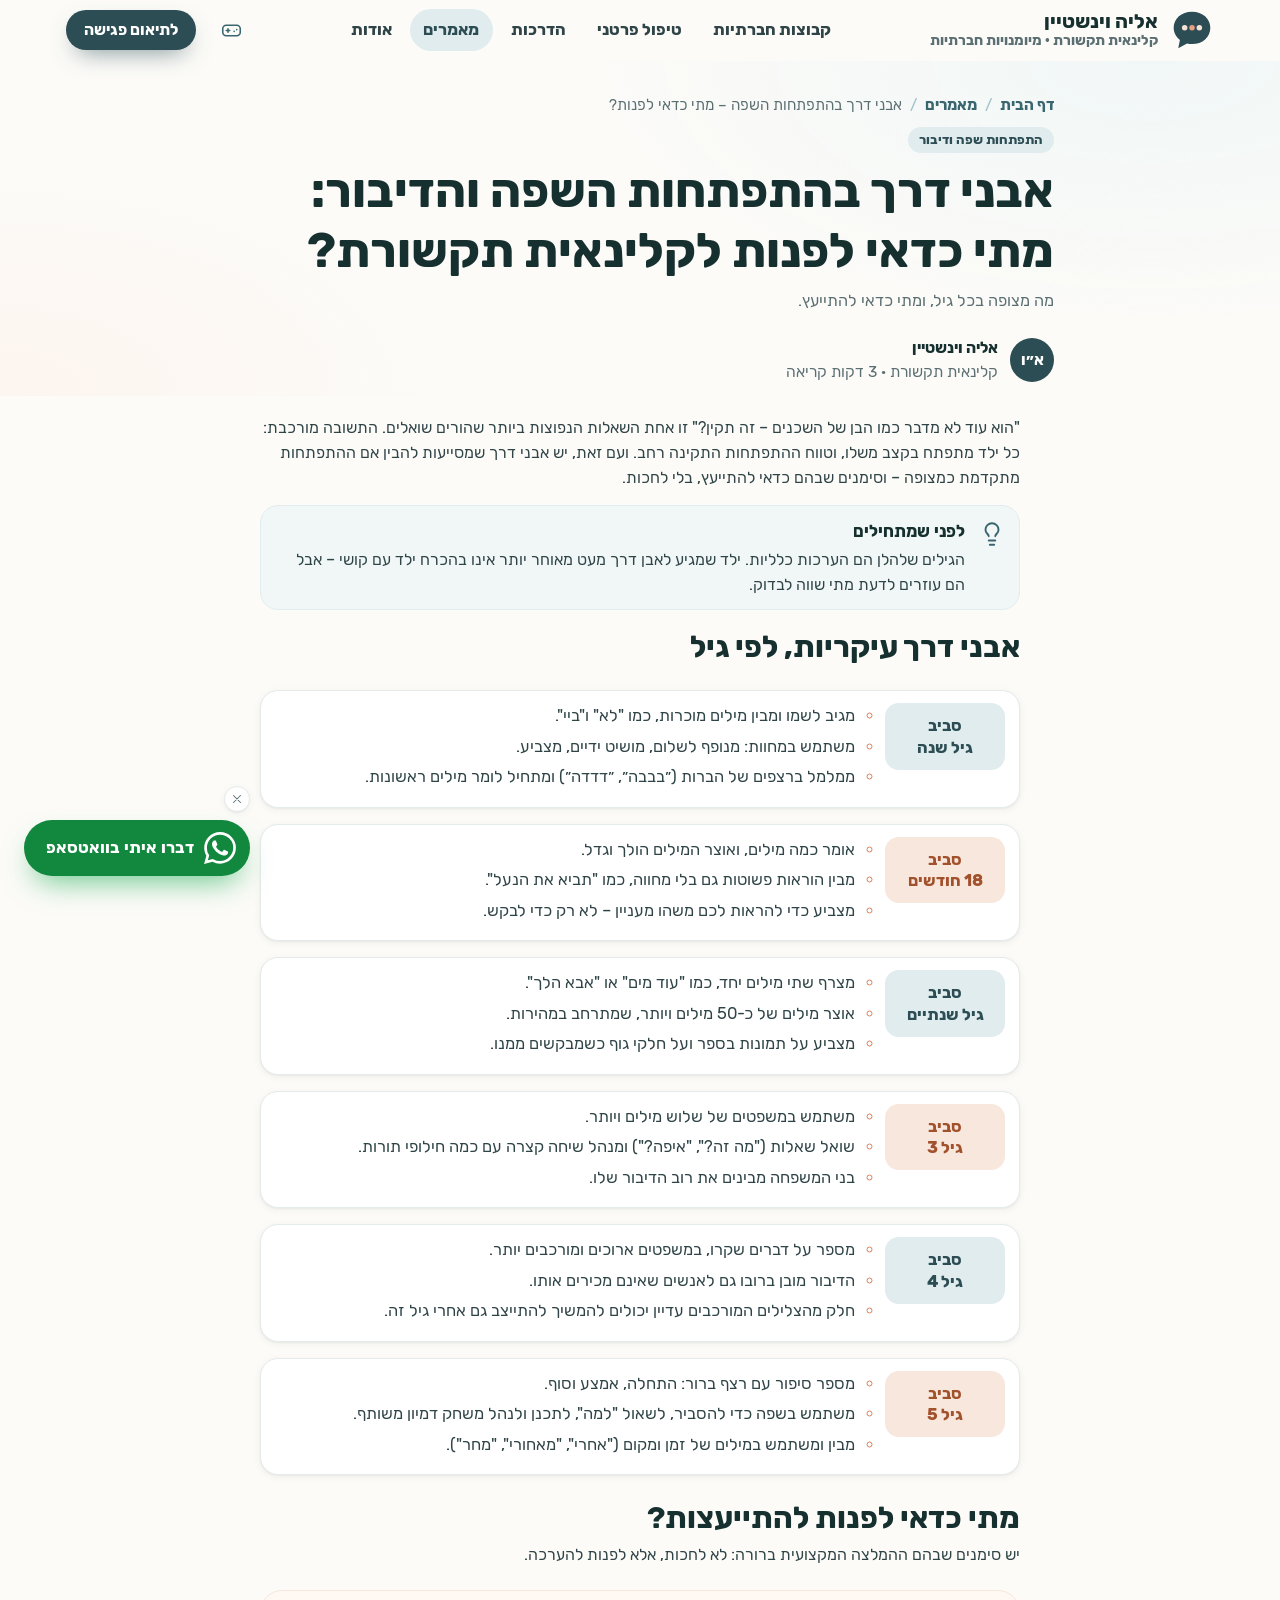
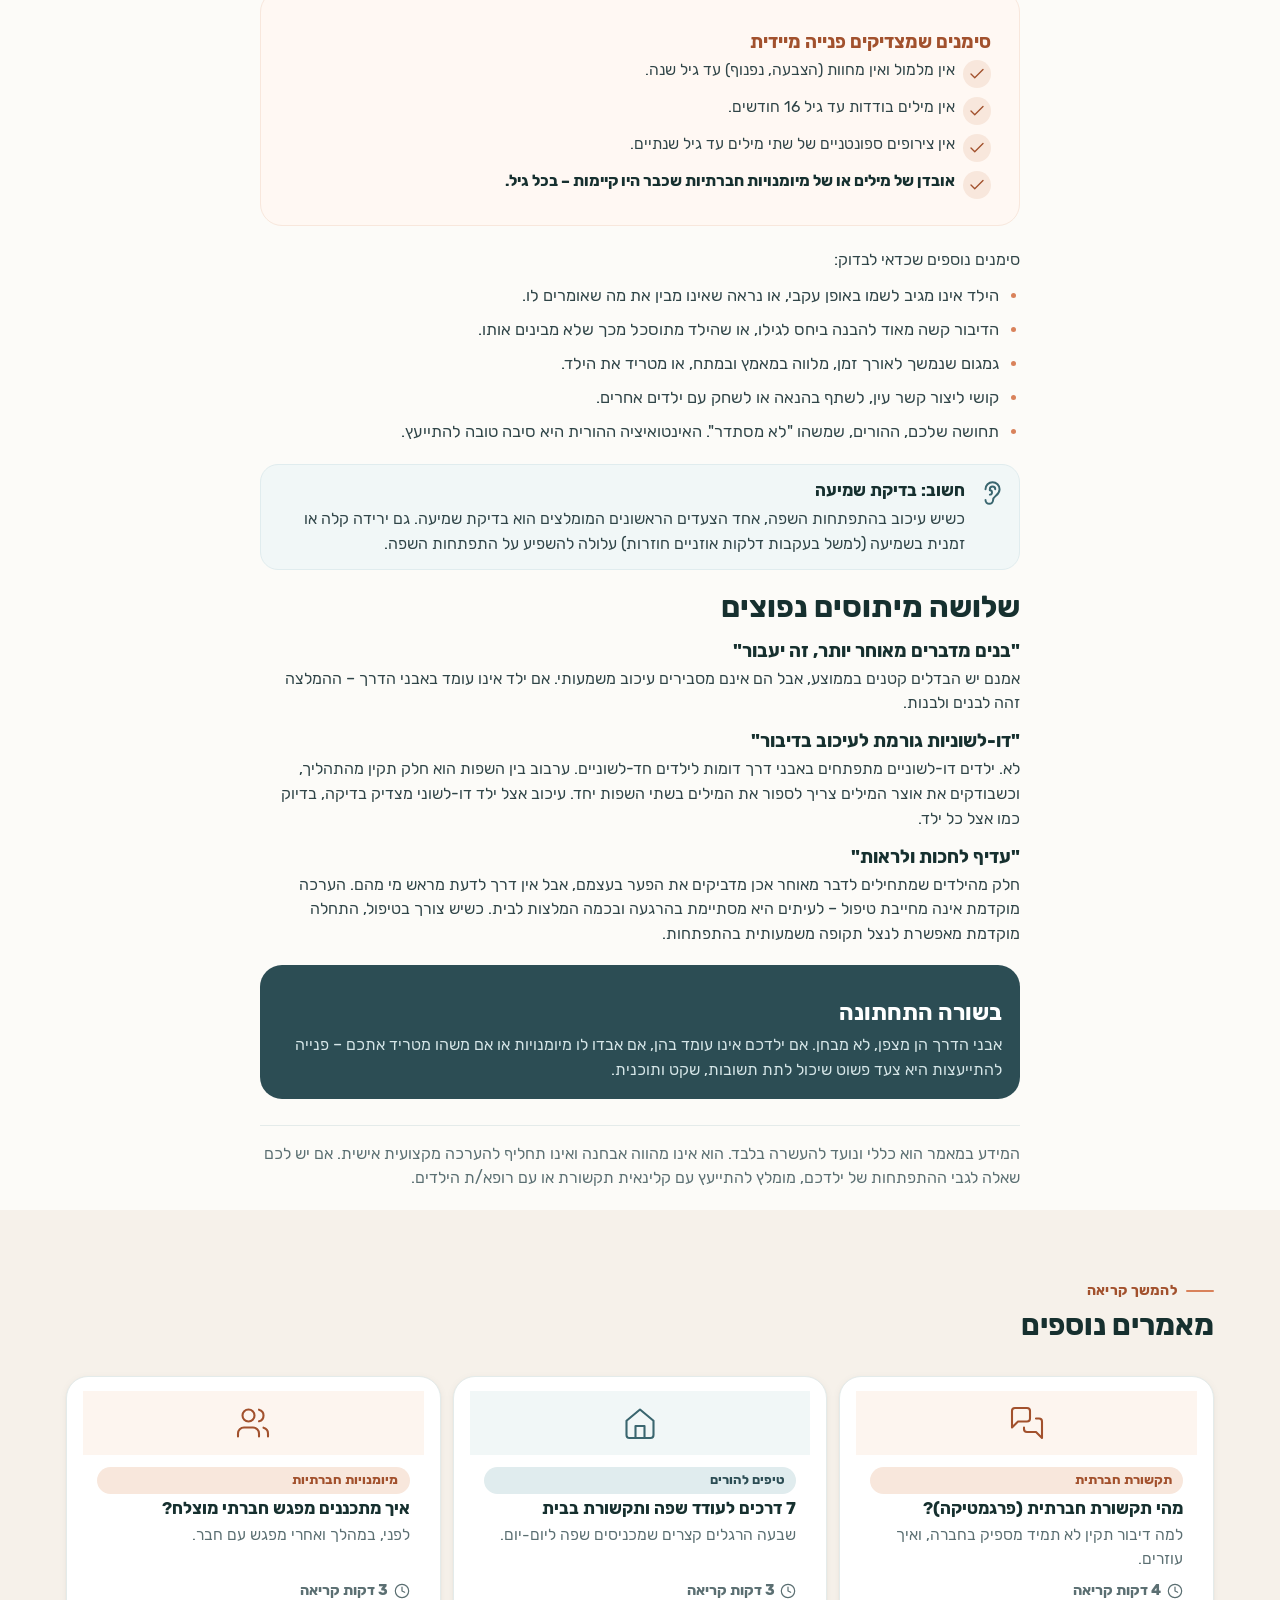
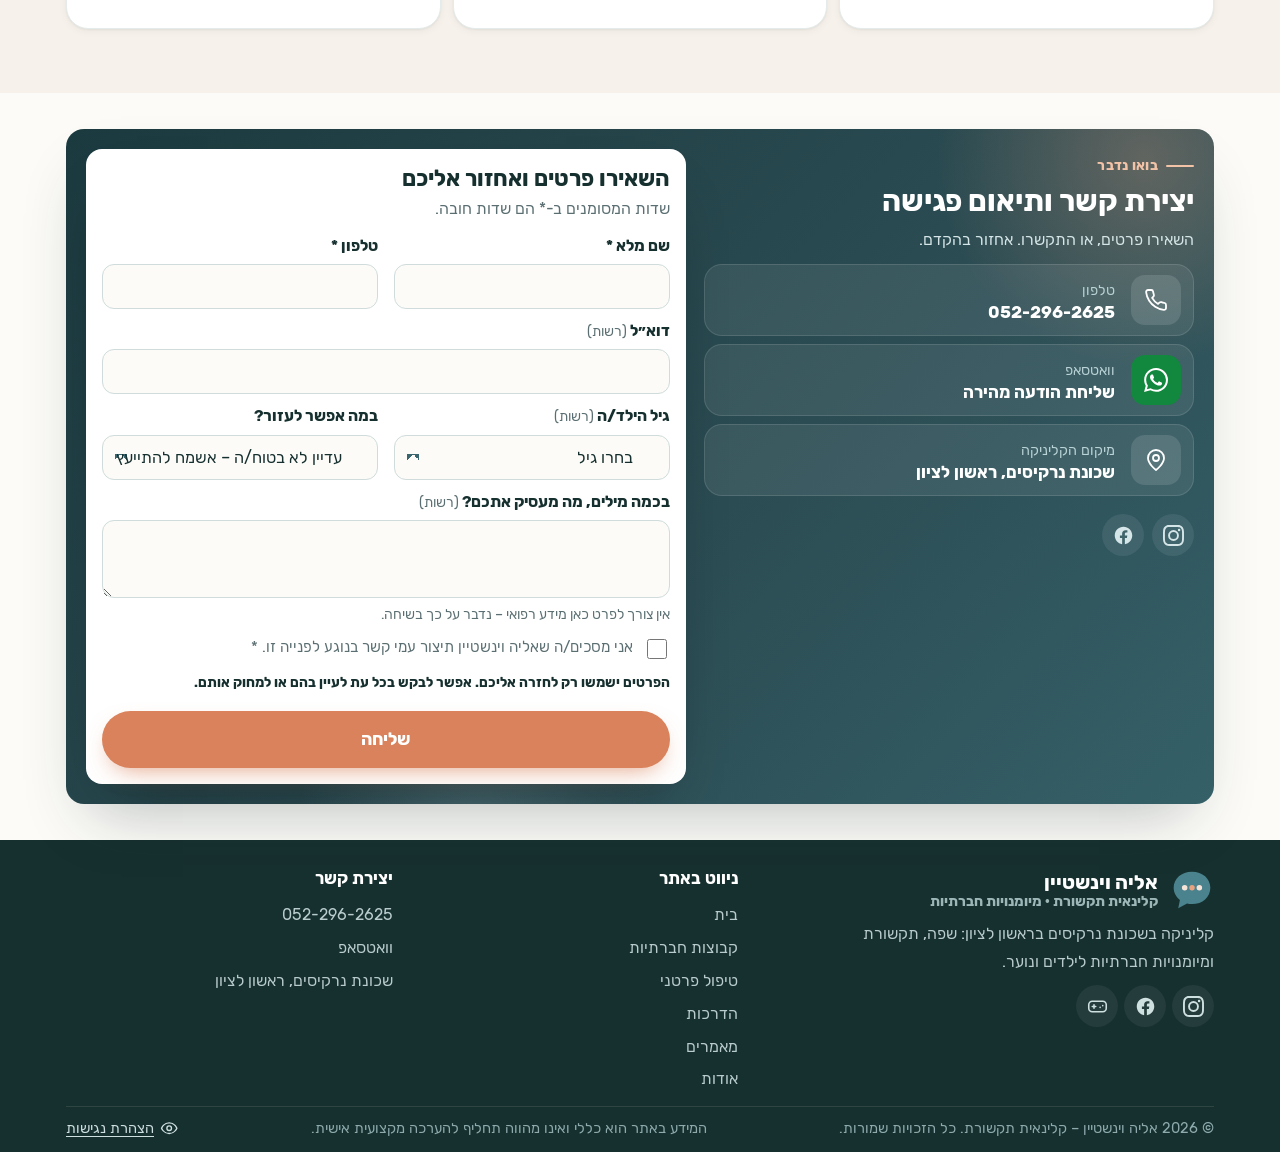
<file: article-milestones.html>
<!DOCTYPE html>
<html lang="he" dir="rtl">
<head>
<meta charset="UTF-8">
<meta name="viewport" content="width=device-width, initial-scale=1.0">
<title>אבני דרך בהתפתחות השפה והדיבור: מתי כדאי לפנות לקלינאית תקשורת? | אליה וינשטיין</title>
<meta name="description" content="אבני דרך בהתפתחות השפה והדיבור מגיל שנה עד 5, סימנים שבהם כדאי לפנות לקלינאית תקשורת, ושלושה מיתוסים נפוצים.">
<meta name="theme-color" content="#2c4d54">
<link rel="icon" href="favicon.ico" sizes="any">
<link rel="icon" href="favicon.svg" type="image/svg+xml">
<link rel="icon" href="favicon-32.png" type="image/png" sizes="32x32">
<link rel="apple-touch-icon" href="apple-touch-icon.png">

<meta property="og:locale" content="he_IL">
<meta property="og:title" content="אבני דרך בהתפתחות השפה והדיבור: מתי כדאי לפנות לקלינאית תקשורת? | אליה וינשטיין">
<meta property="og:description" content="אבני דרך בהתפתחות השפה והדיבור מגיל שנה עד 5, סימנים שבהם כדאי לפנות לקלינאית תקשורת, ושלושה מיתוסים נפוצים.">
<meta property="og:url" content="https://kobiwein.github.io/eliaSLPweb/article-milestones.html">
<meta property="og:image" content="https://kobiwein.github.io/eliaSLPweb/og-image.png">
<meta property="og:image:width" content="1200">
<meta property="og:image:height" content="630">
<meta property="og:image:alt" content="אליה וינשטיין, קלינאית תקשורת ומיומנויות חברתיות, ראשון לציון">
<meta name="twitter:card" content="summary_large_image">
<meta name="twitter:image" content="https://kobiwein.github.io/eliaSLPweb/og-image.png">
<link rel="canonical" href="https://kobiwein.github.io/eliaSLPweb/article-milestones.html">
<script>document.documentElement.classList.add('js');</script>
<style>@font-face{font-family:'Rubik';font-style:normal;font-weight:400;font-display:swap;src:url([data-uri]) format('woff')}
@font-face{font-family:'Rubik';font-style:normal;font-weight:700;font-display:swap;src:url([data-uri]) format('woff')}

:root{
  --ink:#16302f; --teal-900:#1b3a3f; --teal-800:#2c4d54; --teal-700:#3a666f; --teal-600:#4a828d;
  --teal-300:#9fc2c8; --teal-100:#e0ecee; --teal-50:#f1f7f7;
  --accent:#d9825b; --accent-ink:#a2512d; --accent-soft:#f8e7dc; --accent-50:#fdf5ef;
  --sand:#f6f1ea; --bg:#fcfbf8; --surface:#ffffff;
  --text:#2f4447; --muted:#5b6f72; --line:#e4ebea;
  --radius:22px; --radius-sm:14px;
  --shadow-sm:0 1px 2px rgba(22,48,47,.05),0 2px 8px rgba(22,48,47,.05);
  --shadow:0 10px 30px -12px rgba(22,48,47,.18),0 2px 6px rgba(22,48,47,.05);
  --shadow-lg:0 30px 60px -25px rgba(22,48,47,.30);
  --maxw:1180px;
  --font:'Rubik','Assistant','Heebo',system-ui,-apple-system,'Segoe UI',Arial,sans-serif;
}
*,*::before,*::after{box-sizing:border-box}
html{scroll-behavior:smooth;-webkit-text-size-adjust:100%}
body{margin:0;overflow-x:clip;font-family:var(--font);font-size:18px;line-height:1.75;color:var(--text);background:var(--bg);-webkit-font-smoothing:antialiased;text-rendering:optimizeLegibility}
img,svg{display:block;max-width:100%}
a{color:inherit;text-decoration:none}
p{margin:0 0 1em}
h1,h2,h3,h4{color:var(--ink);line-height:1.25;margin:0;font-weight:700;letter-spacing:0}
h1{font-size:clamp(2.1rem,4.6vw,3.6rem)}
h2{font-size:clamp(1.75rem,3.2vw,2.6rem)}
h3{font-size:1.3rem;font-weight:700}
strong{color:var(--ink);font-weight:700}
.ic{width:1.25em;height:1.25em;flex:none}
:focus-visible{outline:3px solid var(--accent);outline-offset:3px;border-radius:8px}
.skip{position:absolute;inset-inline-start:1rem;inset-block-start:-100px;background:var(--teal-800);color:#fff;padding:.6rem 1rem;border-radius:10px;z-index:100}
.skip:focus{inset-block-start:1rem}
.container{width:100%;max-width:var(--maxw);margin-inline:auto;padding-inline:24px}
.narrow{max-width:860px}
section{position:relative}
.section{padding-block:96px}
.section-tight{padding-block:64px}
.bg-sand{background:var(--sand)}
.bg-teal{background:var(--teal-50)}
.eyebrow{display:inline-flex;align-items:center;gap:.5rem;font-size:.95rem;font-weight:700;color:var(--accent-ink);letter-spacing:.02em;margin-block-end:14px}
.eyebrow::before{content:"";width:28px;height:2px;background:var(--accent);border-radius:2px}
.lead{font-size:1.22rem;color:var(--muted);line-height:1.8}
.sec-head{max-width:760px;margin-block-end:52px}
.sec-head.center{margin-inline:auto;text-align:center}
.sec-head.center .eyebrow::after{content:"";width:28px;height:2px;background:var(--accent);border-radius:2px}
.sec-head h2{margin-block-end:16px}
.sec-head p{font-size:1.15rem;color:var(--muted);margin:0}

/* buttons */
.btn{display:inline-flex;align-items:center;justify-content:center;gap:.6rem;font-family:inherit;font-weight:700;font-size:1.05rem;padding:.9rem 1.6rem;border-radius:999px;border:2px solid transparent;cursor:pointer;transition:transform .2s ease,box-shadow .2s ease,background-color .2s ease,color .2s ease;line-height:1.2}
.btn:hover{transform:translateY(-2px)}
.btn-primary{background:var(--teal-800);color:#fff;box-shadow:0 10px 24px -10px rgba(44,77,84,.7)}
.btn-primary:hover{background:var(--teal-900)}
.btn-accent{background:var(--accent);color:#fff;box-shadow:0 10px 24px -10px rgba(217,130,91,.8)}
.btn-accent:hover{background:#c8714b}
.btn-ghost{background:transparent;color:var(--teal-800);border-color:var(--teal-300)}
.btn-ghost:hover{background:var(--surface);border-color:var(--teal-600)}
.btn-white{background:#fff;color:var(--teal-900)}
.btn-wa{background:#12873e;color:#fff}
.btn-wa:hover{background:#0f7a36}
.btn-row{display:flex;flex-wrap:wrap;gap:14px}
.link-arrow{display:inline-flex;align-items:center;gap:.5rem;font-weight:700;color:var(--teal-700)}
.link-arrow .ic{transition:transform .25s ease}
a:hover .link-arrow .ic,.link-arrow:hover .ic{transform:translateX(-5px)}

/* header */
.site-header{position:sticky;inset-block-start:0;z-index:50;background:rgba(252,251,248,.86);backdrop-filter:saturate(160%) blur(14px);-webkit-backdrop-filter:saturate(160%) blur(14px);border-block-end:1px solid transparent;transition:border-color .3s,box-shadow .3s}
.site-header.scrolled{border-block-end-color:var(--line);box-shadow:0 6px 24px -18px rgba(22,48,47,.35)}
.nav{display:flex;align-items:center;justify-content:space-between;gap:24px;height:80px}
.brand{display:flex;align-items:center;gap:12px}
.logo-mark{width:44px;height:44px}
.brand-text{display:flex;flex-direction:column;line-height:1.15}
.brand-name{font-weight:800;font-size:1.25rem;color:var(--ink)}
.brand-sub{font-size:.88rem;color:var(--muted);font-weight:600}
.menu{display:flex;align-items:center;gap:4px;list-style:none;margin:0;padding:0}
.menu a{display:block;padding:.5rem .85rem;border-radius:999px;font-weight:600;color:var(--text);font-size:1.02rem;transition:background-color .2s,color .2s}
.menu a:hover{background:var(--teal-50);color:var(--teal-800)}
.menu a[aria-current="page"]{color:var(--teal-800);background:var(--teal-100)}
.nav-end{display:flex;align-items:center;gap:6px}
.icon-btn{display:inline-flex;align-items:center;justify-content:center;width:42px;height:42px;border-radius:50%;color:var(--teal-700);transition:background-color .2s,color .2s}
.icon-btn:hover{background:var(--teal-50);color:var(--teal-900)}
.icon-btn .ic{width:21px;height:21px}
.nav-cta{margin-inline-start:8px;padding:.7rem 1.25rem;font-size:1rem}
.burger{display:none;background:none;border:0;color:var(--teal-900);width:46px;height:46px;border-radius:12px;cursor:pointer;align-items:center;justify-content:center}
.burger .ic{width:28px;height:28px}
.burger:hover{background:var(--teal-50)}
.mobile-panel{display:none;border-block-start:1px solid var(--line);background:var(--bg);padding:12px 24px 24px}
.mobile-panel.open{display:block}
.mobile-panel ul{list-style:none;margin:0;padding:0}
.mobile-panel li a{display:flex;justify-content:space-between;align-items:center;padding:14px 4px;border-block-end:1px solid var(--line);font-weight:700;font-size:1.1rem;color:var(--ink)}
.mobile-panel li a[aria-current="page"]{color:var(--accent-ink)}
.mobile-social{display:flex;gap:8px;margin-block:16px}
.mobile-panel .btn{width:100%}
@media (max-width:1180px){.menu,.nav-end .icon-btn,.nav-cta{display:none}.burger{display:inline-flex}}

/* hero (home) */
.hero{overflow:hidden;padding-block:72px 96px;background:radial-gradient(1200px 500px at 85% -10%,var(--teal-50),transparent 60%),radial-gradient(800px 400px at 0% 100%,var(--accent-50),transparent 60%)}
.hero-grid{display:grid;grid-template-columns:1.1fr .9fr;gap:56px;align-items:center}
.hero h1{margin-block:6px 22px;position:relative;z-index:0}
.hero h1 .hl{color:var(--teal-700);position:relative;white-space:nowrap}
.hero h1 .hl::after{content:"";position:absolute;inset-inline:0;inset-block-end:.06em;height:.22em;background:var(--accent-soft);z-index:-1;border-radius:6px}
.hero .lead{max-width:600px;margin-block-end:32px}
.trust{display:flex;flex-wrap:wrap;gap:12px 26px;margin-block-start:36px;padding:0;list-style:none}
.trust li{display:flex;align-items:center;gap:.5rem;font-weight:600;color:var(--teal-800);font-size:1rem}
.trust .ic{color:var(--accent);width:22px;height:22px}
.hero-art{position:relative}
.hero-art svg{width:100%;height:auto}
.float-card{position:absolute;background:var(--surface);border-radius:18px;box-shadow:var(--shadow);padding:14px 18px;display:flex;align-items:center;gap:12px;font-weight:700;color:var(--ink);font-size:.98rem}
.float-card .ic{width:36px;height:36px;padding:8px;border-radius:12px;background:var(--teal-50);color:var(--teal-700)}
.float-card small{display:block;font-weight:500;color:var(--muted);font-size:.85rem}
.fc-1{inset-block-start:8%;inset-inline-end:-4%}
.fc-2{inset-block-end:10%;inset-inline-start:-6%}
.fc-2 .ic{background:var(--accent-soft);color:var(--accent-ink)}

/* page hero (inner) */
.page-hero{padding-block:44px 80px;overflow:hidden;background:radial-gradient(900px 420px at 90% 0%,var(--teal-50),transparent 65%),radial-gradient(700px 360px at 0% 100%,var(--accent-50),transparent 65%)}
.crumbs{display:flex;align-items:center;gap:.5rem;font-size:.95rem;color:var(--muted);margin-block-end:36px;list-style:none;padding:0}
.crumbs a{color:var(--teal-700);font-weight:600}
.crumbs a:hover{text-decoration:underline}
.crumbs li+li::before{content:"/";margin-inline-end:.5rem;color:var(--teal-300)}
.ph-grid{display:grid;grid-template-columns:1.15fr .85fr;gap:56px;align-items:center}
.page-hero h1{margin-block:4px 20px}
.page-hero .lead{margin-block-end:30px;max-width:620px}

/* cards */
.grid{display:grid;gap:24px}
.g-2{grid-template-columns:repeat(2,1fr)}
.g-3{grid-template-columns:repeat(3,1fr)}
.g-4{grid-template-columns:repeat(4,1fr)}
.card{background:var(--surface);border:1px solid var(--line);border-radius:var(--radius);padding:32px;box-shadow:var(--shadow-sm);transition:transform .3s ease,box-shadow .3s ease,border-color .3s}
.card h3{margin-block:18px 10px}
.card p{color:var(--muted);margin:0;font-size:1.05rem}
.card.hover:hover{transform:translateY(-6px);box-shadow:var(--shadow-lg);border-color:transparent}
.badge-ic{display:inline-flex;align-items:center;justify-content:center;width:56px;height:56px;border-radius:16px;background:var(--teal-50);color:var(--teal-700)}
.badge-ic .ic{width:28px;height:28px}
.badge-ic.warm{background:var(--accent-soft);color:var(--accent-ink)}

/* service cards */
.service{display:flex;flex-direction:column;position:relative;overflow:hidden;padding:0}
.service .art{height:190px;display:flex;align-items:center;justify-content:center;background:var(--teal-50);position:relative;overflow:hidden}
.service .art svg{height:150px;width:auto;transition:transform .5s ease}
.service:hover .art svg{transform:scale(1.06) rotate(-1.5deg)}
.service.warm .art{background:var(--accent-50)}
.service .body{padding:28px 30px 30px;display:flex;flex-direction:column;flex:1}
.service h3{margin:0 0 10px;font-size:1.4rem}
.service p{flex:1;margin-block-end:22px}
.tag{position:absolute;inset-block-start:16px;inset-inline-start:16px;background:var(--accent-ink);color:#fff;font-weight:700;font-size:.82rem;padding:.3rem .8rem;border-radius:999px;z-index:2}
.service-featured{grid-row:span 1}

/* checklist */
.checks{list-style:none;margin:0;padding:0;display:grid;gap:14px}
.checks li{display:flex;gap:14px;align-items:flex-start;font-size:1.08rem}
.checks li .ic{flex:none;width:28px;height:28px;padding:5px;border-radius:50%;background:var(--teal-100);color:var(--teal-800);margin-block-start:2px}
.checks.warm li .ic{background:var(--accent-soft);color:var(--accent-ink)}

/* signs panel */
.signs{display:grid;grid-template-columns:repeat(2,1fr);gap:24px}
.signs .card h3{display:flex;align-items:center;gap:12px;margin:0 0 18px}
.signs .card h3 .badge-ic{width:46px;height:46px;border-radius:14px}
.note{display:flex;gap:12px;align-items:flex-start;margin-block-start:12px;padding:18px 22px;border-radius:var(--radius-sm);background:var(--surface);border:1px dashed var(--teal-300);color:var(--muted);font-size:1rem}
.note .ic{color:var(--teal-600);margin-block-start:4px}

/* steps */
.steps{list-style:none;padding:0;margin:0;display:grid;grid-template-columns:repeat(4,1fr);gap:24px;counter-reset:s;position:relative}
.steps li{position:relative;background:var(--surface);border-radius:var(--radius);padding:30px 26px;border:1px solid var(--line);box-shadow:var(--shadow-sm)}
.steps .num{display:inline-flex;align-items:center;justify-content:center;width:48px;height:48px;border-radius:50%;background:var(--teal-800);color:#fff;font-weight:800;font-size:1.2rem;margin-block-end:16px;box-shadow:0 0 0 6px var(--teal-50)}
.steps li:nth-child(even) .num{background:var(--accent-ink)}
.steps h3{font-size:1.2rem;margin-block-end:8px}
.steps p{color:var(--muted);font-size:1.02rem;margin:0}

/* split / about teaser */
.split{display:grid;grid-template-columns:1fr 1fr;gap:64px;align-items:center}
.portrait{position:relative;aspect-ratio:4/5;border-radius:200px 200px var(--radius) var(--radius);background:linear-gradient(160deg,var(--teal-100),var(--teal-50) 55%,var(--accent-50));overflow:hidden;display:flex;align-items:center;justify-content:center;box-shadow:var(--shadow-lg)}
.portrait .ph{display:flex;flex-direction:column;align-items:center;gap:14px;color:var(--teal-700);text-align:center;padding:24px}
.portrait .mono{width:120px;height:120px;border-radius:50%;background:var(--surface);display:flex;align-items:center;justify-content:center;font-size:2.6rem;font-weight:800;color:var(--teal-800);box-shadow:var(--shadow)}
.portrait .ph span{font-weight:600;font-size:.98rem;opacity:.85}
.portrait-wrap{position:relative;isolation:isolate;max-width:440px;margin-inline:auto;width:100%}
.portrait-wrap::before{content:"";position:absolute;inset:auto -22px -22px auto;width:70%;height:70%;border-radius:var(--radius);background:var(--accent-soft);z-index:-1}
.portrait-wrap .float-card{inset-block-end:28px;inset-inline-end:-30px}
blockquote.quote{margin:28px 0;padding:26px 30px;background:var(--surface);border-radius:var(--radius);border-inline-start:5px solid var(--accent);box-shadow:var(--shadow-sm);font-size:1.18rem;color:var(--ink);font-weight:500;position:relative}
blockquote.quote::before{content:"”";position:absolute;inset-block-start:-18px;inset-inline-end:22px;font-size:5rem;line-height:1;color:var(--accent-soft);font-family:Georgia,serif}
blockquote.quote footer{margin-block-start:12px;font-size:1rem;color:var(--accent-ink);font-weight:700}

/* principles */
.principle{display:flex;gap:18px;align-items:flex-start;padding:26px;border-radius:var(--radius);background:var(--surface);border:1px solid var(--line)}
.principle h3{font-size:1.18rem;margin-block-end:6px}
.principle p{margin:0;color:var(--muted);font-size:1.02rem}

/* prose */
.prose p{font-size:1.12rem}
.prose h2{margin-block:8px 18px}
.prose h3{margin-block:34px 12px;font-size:1.45rem}

/* info list */
.facts{display:grid;gap:0;background:var(--surface);border-radius:var(--radius);border:1px solid var(--line);box-shadow:var(--shadow);overflow:hidden}
.facts .row{display:flex;gap:16px;align-items:center;padding:20px 24px;border-block-end:1px solid var(--line)}
.facts .row:last-child{border-block-end:0}
.facts .row .badge-ic{width:48px;height:48px;border-radius:14px}
.facts .k{font-size:.9rem;color:var(--muted);font-weight:600}
.facts .v{font-size:1.1rem;color:var(--ink);font-weight:700;line-height:1.35}
.facts-head{padding:20px 24px;background:var(--teal-800);color:#fff;font-weight:800;font-size:1.15rem}

/* audience blocks */
.aud{display:grid;grid-template-columns:280px 1fr;gap:40px;padding:40px;border-radius:var(--radius);background:var(--surface);border:1px solid var(--line);box-shadow:var(--shadow-sm)}
.aud+.aud{margin-block-start:24px}
.aud-head h3{font-size:1.55rem;margin-block:16px 10px}
.aud-head p{color:var(--muted);margin:0;font-size:1.05rem}

/* chips */
.chips{display:flex;flex-wrap:wrap;gap:10px;list-style:none;padding:0;margin:0}
.chips li{padding:.45rem 1rem;border-radius:999px;background:var(--surface);border:1px solid var(--line);font-weight:600;color:var(--teal-800);font-size:.98rem}

/* placeholder to fill */
.todo{background:#fff6d6;border:1px dashed #d9b44a;border-radius:6px;padding:0 .35em;color:#7a5b00;font-weight:600}

/* FAQ */
.faq{display:grid;gap:14px}
.faq details{background:var(--surface);border:1px solid var(--line);border-radius:18px;padding:0 26px;transition:box-shadow .3s,border-color .3s}
.faq details[open]{box-shadow:var(--shadow);border-color:transparent}
.faq summary{list-style:none;cursor:pointer;display:flex;justify-content:space-between;align-items:center;gap:16px;padding:22px 0;font-weight:700;font-size:1.15rem;color:var(--ink)}
.faq summary::-webkit-details-marker{display:none}
.faq summary .ic{color:var(--teal-600);transition:transform .3s;width:24px;height:24px}
.faq details[open] summary .ic{transform:rotate(180deg)}
.faq .ans{padding-block-end:22px;color:var(--muted);font-size:1.07rem}
.faq .ans p:last-child{margin:0}

/* contact */
.contact{padding-block:96px}
.contact-box{position:relative;overflow:hidden;border-radius:32px;background:linear-gradient(135deg,var(--teal-900),var(--teal-800) 60%,#356068);color:#fff;padding:64px;display:grid;grid-template-columns:1.1fr .9fr;gap:48px;align-items:center;box-shadow:var(--shadow-lg)}
.contact-box::before,.contact-box::after{content:"";position:absolute;border-radius:50%;pointer-events:none}
.contact-box::before{width:420px;height:420px;inset-block-start:-180px;inset-inline-start:-140px;background:radial-gradient(circle,rgba(233,162,127,.28),transparent 70%)}
.contact-box::after{width:360px;height:360px;inset-block-end:-200px;inset-inline-end:20%;background:radial-gradient(circle,rgba(159,194,200,.22),transparent 70%)}
.contact-box > *{position:relative;z-index:1}
.contact-box h2{color:#fff;margin-block-end:16px}
.contact-box .eyebrow{color:#f3c3a8}
.contact-box .eyebrow::before{background:#f3c3a8}
.contact-box p{color:#d6e6e8;font-size:1.15rem}
.c-list{display:grid;gap:14px}
.c-item{display:flex;align-items:center;gap:16px;padding:18px 20px;border-radius:18px;background:rgba(255,255,255,.08);border:1px solid rgba(255,255,255,.12);transition:background-color .2s,transform .2s}
a.c-item:hover{background:rgba(255,255,255,.14);transform:translateY(-2px)}
.c-item .ci{display:inline-flex;align-items:center;justify-content:center;width:50px;height:50px;border-radius:14px;background:rgba(255,255,255,.12);color:#fff;flex:none}
.c-item .ci .ic{width:24px;height:24px}
.c-item .k{font-size:.9rem;color:#b9d3d6}
.c-item .v{font-size:1.25rem;font-weight:800;color:#fff;line-height:1.3}
.c-item.wa .ci{background:#12873e}

/* footer */
.site-footer{background:var(--ink);color:#b9cccd;padding-block:64px 28px;font-size:1rem}
.f-grid{display:grid;grid-template-columns:1.4fr 1fr 1fr;gap:40px}
.site-footer .brand-name{color:#fff}
.site-footer .logo-mark path{fill:#4a828d}
.site-footer .brand-sub{color:#9db7b9}
.site-footer h4{color:#fff;font-size:1.05rem;margin-block-end:14px}
.site-footer ul{list-style:none;margin:0;padding:0;display:grid;gap:8px}
.site-footer a:hover{color:#fff}
.f-a11y{display:inline-flex;align-items:center;gap:.4rem;color:#cfe0e1;text-decoration:underline;text-underline-offset:3px}
.f-about{margin-block-start:8px;max-width:380px;line-height:1.7}
.f-social{display:flex;gap:6px;margin-block-start:8px}
.f-social .icon-btn{color:#cfe0e1;background:rgba(255,255,255,.06)}
.f-social .icon-btn:hover{background:rgba(255,255,255,.14);color:#fff}
.f-bottom{margin-block-start:44px;padding-block-start:22px;border-block-start:1px solid rgba(255,255,255,.1);display:flex;flex-wrap:wrap;justify-content:space-between;gap:12px;font-size:.92rem;color:#8eaaac}

/* whatsapp widget */
.wa-widget{position:fixed;inset-block-end:24px;inset-inline-end:24px;z-index:60;display:flex;flex-direction:column;align-items:flex-start;gap:8px}
.wa-close{width:26px;height:26px;border-radius:50%;background:#fff;border:1px solid var(--line);color:var(--muted);display:inline-flex;align-items:center;justify-content:center;cursor:pointer;box-shadow:var(--shadow-sm);padding:0}
.wa-close .ic{width:14px;height:14px}
.wa-close:hover{color:var(--ink)}
.wa-btn{display:flex;align-items:center;gap:10px;background:#12873e;color:#fff;border-radius:999px;padding:12px;box-shadow:0 14px 30px -10px rgba(31,174,84,.7);transition:transform .2s,background-color .2s}
.wa-btn:hover{transform:scale(1.05);background:#0f7a36}
.wa-btn .ic{width:32px;height:32px}
.wa-btn .wa-label{font-weight:700;padding-inline-end:8px;display:none}
@media (min-width:900px){.wa-btn{padding:12px 14px}.wa-btn .wa-label{display:inline}}
.wa-widget.hidden{display:none}


/* contact form */
.contact-box{grid-template-columns:.9fr 1.1fr;align-items:start}
.c-social{display:flex;gap:8px;margin-block-start:18px}
.c-social .icon-btn{color:#d6e6e8;background:rgba(255,255,255,.08)}
.c-social .icon-btn:hover{background:rgba(255,255,255,.16);color:#fff}
.form-card{background:var(--surface);color:var(--text);border-radius:24px;padding:34px;box-shadow:0 30px 60px -30px rgba(0,0,0,.45)}
.form-card h3{font-size:1.4rem;margin-block-end:4px}
.form-card .sub{color:var(--muted);font-size:1rem;margin-block-end:22px}
.f-row{display:grid;grid-template-columns:1fr 1fr;gap:16px}
.field{display:flex;flex-direction:column;gap:6px;margin-block-end:16px}
.field label{font-weight:700;color:var(--ink);font-size:.98rem}
.field .opt{font-weight:500;color:var(--muted);font-size:.88rem}
.field input,.field select,.field textarea{font-family:inherit;font-size:1.02rem;color:var(--ink);background:var(--bg);border:1.5px solid #cfdcdb;border-radius:12px;padding:.75rem .9rem;transition:border-color .2s,box-shadow .2s,background-color .2s;width:100%}
.field textarea{min-height:110px;resize:vertical;line-height:1.6}
.field select{appearance:none;-webkit-appearance:none;background-image:linear-gradient(45deg,transparent 50%,var(--teal-700) 50%),linear-gradient(135deg,var(--teal-700) 50%,transparent 50%);background-position:left 18px center,left 12px center;background-size:6px 6px,6px 6px;background-repeat:no-repeat;padding-inline-end:.9rem;padding-inline-start:2.2rem}
.field input:focus,.field select:focus,.field textarea:focus{outline:none;border-color:var(--teal-600);background:#fff;box-shadow:0 0 0 4px rgba(74,130,141,.18)}
.field [aria-invalid="true"]{border-color:#b42318;background:#fff8f7}
.err{color:#b42318;font-size:.9rem;font-weight:600;min-height:0}
.err:empty{display:none}
.hp{position:absolute!important;inset-inline-start:-9999px;width:1px;height:1px;overflow:hidden}
.consent{display:flex;gap:10px;align-items:flex-start;font-size:.95rem;color:var(--muted);margin-block:4px 6px;line-height:1.55}
.consent input{width:20px;height:20px;margin-block-start:3px;accent-color:var(--teal-700);flex:none}
.form-card .privacy{font-size:.86rem;color:var(--ink);font-weight:700;line-height:1.55;margin:10px 0 18px}
.form-card .btn{width:100%;font-size:1.1rem;padding:1rem}
.form-card .btn[disabled]{opacity:.65;cursor:wait;transform:none}
.f-status{margin-block-start:14px;border-radius:12px;padding:12px 14px;font-weight:600;font-size:.98rem}
.f-status:empty{display:none}
.f-status.ok{background:#e8f6ee;color:#11633a;border:1px solid #bfe5cf}
.f-status.bad{background:#fdecea;color:#912018;border:1px solid #f5c2bc}

/* articles */
.art-card{display:flex;flex-direction:column;padding:0;overflow:hidden}
.art-card .cover{height:150px;display:flex;align-items:center;justify-content:center;background:var(--teal-50);color:var(--teal-700)}
.art-card.warm .cover{background:var(--accent-50);color:var(--accent-ink)}
.art-card .cover .ic{width:64px;height:64px;stroke-width:1.4}
.art-card .body{padding:26px 28px 28px;display:flex;flex-direction:column;flex:1}
.art-card h2,.art-card h3{font-size:1.3rem;margin:8px 0 10px}
.art-card p{flex:1;margin-block-end:18px}
.meta{display:flex;flex-wrap:wrap;gap:6px 16px;font-size:.9rem;color:var(--muted);font-weight:600}
.meta span{display:inline-flex;align-items:center;gap:.35rem}
.meta .ic{width:16px;height:16px}
.cat{display:inline-block;font-size:.82rem;font-weight:700;color:var(--teal-800);background:var(--teal-100);padding:.2rem .7rem;border-radius:999px}
.warm .cat{background:var(--accent-soft);color:var(--accent-ink)}
.article-hero{padding-block:44px 56px;background:radial-gradient(900px 420px at 90% 0%,var(--teal-50),transparent 65%),radial-gradient(700px 360px at 0% 100%,var(--accent-50),transparent 65%)}
.article-hero h1{font-size:clamp(1.9rem,4vw,3rem);margin-block:14px 18px}
.article-hero .lead{margin-block-end:22px}
.byline{display:flex;align-items:center;gap:12px;font-size:.98rem;color:var(--muted)}
.byline .av{width:44px;height:44px;border-radius:50%;background:var(--teal-800);color:#fff;display:flex;align-items:center;justify-content:center;font-weight:700}
.byline strong{display:block;color:var(--ink)}
.article{padding-block:56px 24px}
.article .prose{max-width:760px;margin-inline:auto}
.prose h2{font-size:clamp(1.45rem,2.6vw,1.9rem);margin-block:44px 14px}
.prose ul.dots{padding-inline-start:1.3rem;margin:0 0 1.2em}
.prose ul.dots li{margin-block-end:.5em}
.prose ul.dots li::marker{color:var(--accent)}
.callout{display:flex;gap:14px;align-items:flex-start;padding:20px 24px;border-radius:18px;background:var(--teal-50);border:1px solid var(--teal-100);margin:26px 0;font-size:1.05rem}
.callout .ic{color:var(--teal-700);width:26px;height:26px;margin-block-start:3px}
.callout.warm{background:var(--accent-50);border-color:var(--accent-soft)}
.callout.warm .ic{color:var(--accent-ink)}
.callout p:last-child{margin:0}
.callout strong{display:block;margin-block-end:4px}
.tip{position:relative;padding:22px 24px 22px 24px;border-radius:18px;background:var(--surface);border:1px solid var(--line);box-shadow:var(--shadow-sm);margin-block-end:18px}
.tip h2,.tip h3{display:flex;align-items:center;gap:12px;font-size:1.22rem;margin:0 0 8px}
.tip h2 .n,.tip h3 .n{display:inline-flex;align-items:center;justify-content:center;width:36px;height:36px;border-radius:50%;background:var(--teal-800);color:#fff;font-size:1rem;flex:none}
.tip:nth-of-type(even) h2 .n,.tip:nth-of-type(even) h3 .n{background:var(--accent-ink)}
.tip p{margin:0;color:var(--text);font-size:1.06rem}
.tip .ex{margin-block-start:10px;padding:10px 14px;border-radius:12px;background:var(--sand);font-size:1rem;color:var(--ink)}
.timeline{list-style:none;margin:24px 0;padding:0;display:grid;gap:16px}
.timeline li{display:grid;grid-template-columns:120px 1fr;gap:20px;align-items:start;padding:22px 24px;border-radius:18px;background:var(--surface);border:1px solid var(--line);box-shadow:var(--shadow-sm)}
.timeline .age{display:flex;align-items:center;justify-content:center;text-align:center;font-weight:700;color:var(--teal-800);background:var(--teal-100);border-radius:14px;padding:12px 8px;line-height:1.3;font-size:1.02rem}
.timeline li:nth-child(even) .age{background:var(--accent-soft);color:var(--accent-ink)}
.timeline ul{margin:0;padding-inline-start:1.1rem}
.timeline ul li{display:list-item;padding:0;border:0;box-shadow:none;background:none;border-radius:0;margin-block-end:.3em}
.timeline ul li::marker{color:var(--accent)}
.flags{background:#fff8f3;border:1px solid var(--accent-soft);border-radius:var(--radius);padding:26px 28px;margin:22px 0}
.flags h3{margin:0 0 12px;font-size:1.2rem;color:var(--accent-ink)}
.bottom-line{background:var(--teal-800);color:#d6e6e8;border-radius:var(--radius);padding:28px 30px;margin:40px 0 0}
.bottom-line h2{color:#fff;margin:0 0 10px;font-size:1.4rem}
.bottom-line p{margin:0;font-size:1.08rem}
.disclaimer{margin-block-start:26px;font-size:.92rem;color:var(--muted);border-block-start:1px solid var(--line);padding-block-start:16px}
@media (max-width:760px){
  .f-row{grid-template-columns:1fr;gap:0}
  .form-card{padding:24px 20px}
  .timeline li{grid-template-columns:1fr;gap:12px}
  .timeline .age{justify-content:flex-start;padding:8px 14px;width:max-content}
  .g-3 > .service:last-child:nth-child(odd){flex-direction:column}
}

/* reveal */
.js .reveal{opacity:0;transform:translateY(22px);transition:opacity .7s ease,transform .7s ease}
.js .reveal.in{opacity:1;transform:none}
.js .reveal.d1{transition-delay:.08s}.js .reveal.d2{transition-delay:.16s}.js .reveal.d3{transition-delay:.24s}
@media (prefers-reduced-motion:reduce){html{scroll-behavior:auto}.js .reveal{opacity:1;transform:none;transition:none}*{transition:none!important;animation:none!important}}

/* responsive */
@media (max-width:1060px){
  .g-4,.steps{grid-template-columns:repeat(2,1fr)}
  .hero-grid,.ph-grid{grid-template-columns:1fr}
  .hero-art,.ph-art{max-width:520px;margin-inline:auto;width:100%}
  .split{grid-template-columns:1fr;gap:56px}
  .contact-box{grid-template-columns:1fr;padding:48px 36px}
  .aud{grid-template-columns:1fr;gap:24px}
}
@media (min-width:761px) and (max-width:1060px){
  .g-3{grid-template-columns:repeat(2,1fr)}
  .g-3 > :last-child:nth-child(odd){grid-column:1 / -1}
  .g-3 > .service:last-child:nth-child(odd){flex-direction:row;align-items:stretch}
  .g-3 > .service:last-child:nth-child(odd) .art{width:42%;height:auto;min-height:220px}
  .signs .card{padding:28px}
}
@media (max-width:760px){
  body{font-size:17px}
  .section,.contact{padding-block:68px}
  .hero{padding-block:40px 64px}
  .g-2,.g-3,.g-4,.steps,.signs{grid-template-columns:1fr}
  .f-grid{grid-template-columns:1fr;gap:32px}
  .card,.aud{padding:26px}
  .contact-box{padding:40px 22px;border-radius:24px}
  .fc-1{inset-inline-end:0}.fc-2{inset-inline-start:0}
  .portrait-wrap .float-card{inset-inline-end:0}
  .hero h1 .hl{white-space:normal}
  .nav{height:70px}
  .brand-sub{font-size:.8rem}
  .btn-row .btn{flex:1 1 100%}
}
@media print{.site-header,.wa-widget,.contact-box::before,.contact-box::after{display:none}.js .reveal{opacity:1;transform:none}}

/* density */
body{font-size:16.5px;line-height:1.55}
h1{font-size:clamp(1.75rem,3.2vw,2.45rem)}
h2{font-size:clamp(1.35rem,2.3vw,1.85rem)}
h3{font-size:1.1rem}
p{margin:0 0 .65em}
.section{padding-block:44px}
.lead{font-size:1.02rem;line-height:1.5}
.sec-head{margin-block-end:18px}
.sec-head h2{margin-block-end:6px}
.sec-head p{font-size:.98rem}
.eyebrow{margin-block-end:6px;font-size:.88rem}
.hero{padding-block:28px 32px}
.hero-grid,.ph-grid{gap:24px}
.hero h1{margin-block:2px 8px}
.hero .lead{margin-block-end:14px}
.trust{margin-block-start:14px;gap:6px 16px}
.page-hero{padding-block:18px 24px}
.crumbs{margin-block-end:8px}
.page-hero h1{margin-block:2px 8px}
.page-hero .lead{margin-block-end:12px}
.grid{gap:12px}
.card{padding:14px 16px}
.card h3{margin-block:6px 4px}
.card p{font-size:.98rem}
.service .art{height:100px}
.service .art svg{height:82px}
.service .body{padding:12px 14px 14px}
.service h3{margin:0 0 4px;font-size:1.08rem}
.service p{margin-block-end:8px}
.checks{gap:7px}
.checks li{font-size:.98rem;gap:8px}
.signs{gap:12px}
.note{margin-block-start:12px;padding:10px 12px}
.steps{gap:10px}
.steps li{padding:12px 14px}
.steps .num{width:34px;height:34px;margin-block-end:6px;font-size:.95rem;box-shadow:0 0 0 4px var(--teal-50)}
.steps h3{margin-block-end:4px}
.split{gap:24px}
blockquote.quote{margin:10px 0;padding:12px 14px;font-size:.98rem}
blockquote.quote::before{font-size:2.4rem;inset-block-start:-8px}
.principle{padding:12px 14px;gap:10px}
.prose p{font-size:1rem}
.prose h2{margin-block:18px 6px}
.prose h3{margin-block:14px 4px;font-size:1.15rem}
.facts .row{padding:8px 12px}
.aud{gap:12px;padding:14px 16px}
.aud+.aud{margin-block-start:10px}
.aud-head h3{font-size:1.12rem;margin-block:4px 2px}
.faq{gap:6px}
.faq details{padding:0 14px;border-radius:12px}
.faq summary{padding:10px 0;font-size:.98rem}
.faq .ans{padding-block-end:10px;font-size:.96rem}
.contact{padding-block:36px}
.contact-box{padding:20px;gap:18px;border-radius:18px}
.contact-box h2{margin-block-end:8px}
.contact-box p{font-size:1rem}
.form-card{padding:16px;border-radius:16px}
.form-card .sub{margin-block-end:12px}
.field{margin-block-end:10px}
.field textarea{min-height:64px}
.site-footer{padding-block:28px 12px}
.f-grid{gap:18px}
.f-about{margin-block-start:8px}
.f-bottom{margin-block-start:14px;padding-block-start:10px}
.article-hero{padding-block:18px 12px}
.article-hero h1{margin-block:8px 8px}
.article{padding-block:20px 8px}
.nav{height:60px}
.container{padding-inline:16px}
.art-card .cover{height:64px}
.art-card .cover .ic{width:36px;height:36px}
.art-card .body{padding:12px 14px 12px}
.art-card h2,.art-card h3{font-size:1.05rem;margin:4px 0 4px}
.art-card p{margin-block-end:8px}
.btn{padding:.55rem 1rem;font-size:.98rem}
.c-list{gap:8px}
.c-item{padding:10px 12px}
.c-item .v{font-size:1.05rem}
.portrait{aspect-ratio:5/4}
.callout{margin:14px 0;padding:12px 14px}
.tip{padding:12px 14px;margin-block-end:10px}
.timeline li{padding:12px 14px;gap:12px}
.bottom-line{padding:16px 18px;margin:18px 0 0}
@media (max-width:1060px){
  .split{gap:20px}
  .contact-box{padding:20px 16px}
  .hero-art,.ph-art{max-width:240px}
}
@media (max-width:760px){
  body{font-size:16px}
  .section,.contact{padding-block:32px}
  .hero{padding-block:18px 22px}
  .card,.aud{padding:12px}
  .contact-box{padding:16px 12px}
  .nav{height:56px}
}

@media (max-width:760px){
  body{display:flex;flex-direction:column;height:100dvh;overflow:hidden}
  .site-header{flex:none;max-height:70dvh;overflow:auto}
  .page-scroll{flex:1 1 auto;min-height:0;overflow:auto;padding-bottom:16px;scroll-behavior:smooth}
  .hero-art{max-width:100%;display:flex;flex-direction:column;align-items:center;gap:10px}
  .hero-art>svg{width:min(230px,68vw);height:auto}
  .hero-art .float-card{position:static;width:100%;max-width:420px}
  .wa-widget{position:static;flex:none;align-self:flex-end;width:max-content;max-width:calc(100% - 16px);padding:8px 16px calc(12px + env(safe-area-inset-bottom,0px));inset:auto}
}
</style>
<meta property="og:type" content="article">
<script type="application/ld+json">{"@context": "https://schema.org", "@type": "Article", "headline": "אבני דרך בהתפתחות השפה והדיבור: מתי כדאי לפנות לקלינאית תקשורת?", "description": "אבני דרך בהתפתחות השפה והדיבור מגיל שנה עד 5, סימנים שבהם כדאי לפנות לקלינאית תקשורת, ושלושה מיתוסים נפוצים.", "inLanguage": "he", "author": {"@type": "Person", "name": "אליה וינשטיין", "jobTitle": "קלינאית תקשורת"}, "datePublished": "2026-10-19T16:30:04+03:00", "dateModified": "2026-10-21T06:00:54+03:00"}</script>
</head>
<body>
<a class="skip" href="#main">דילוג לתוכן הראשי</a>
<header class="site-header" id="top">
  <div class="container nav">
    <a class="brand" href="index.html"><svg class="logo-mark" viewBox="0 0 48 48" aria-hidden="true" focusable="false">
<path d="M24 4C12.4 4 4 11.6 4 21.5c0 5.4 2.6 10.1 6.8 13.3L9 44l9.6-5.2c1.7.4 3.5.6 5.4.6 11.6 0 20-7.8 20-17.9S35.6 4 24 4Z" fill="#2c4d54"/>
<circle cx="16" cy="21.5" r="3" fill="#f6e3d8"/><circle cx="24" cy="21.5" r="3" fill="#e9a27f"/><circle cx="32" cy="21.5" r="3" fill="#f6e3d8"/></svg><span class="brand-text"><span class="brand-name">אליה וינשטיין</span><span class="brand-sub">קלינאית תקשורת · מיומנויות חברתיות</span></span></a>
    <nav aria-label="ניווט ראשי"><ul class="menu"><li><a href="social.html">קבוצות חברתיות</a></li><li><a href="individual.html">טיפול פרטני</a></li><li><a href="guidance.html">הדרכות</a></li><li><a href="articles.html" aria-current="page">מאמרים</a></li><li><a href="about.html">אודות</a></li></ul></nav>
    <div class="nav-end">
      <a class="icon-btn" href="https://elia-games.web.app/index.html" target="_blank" rel="noopener noreferrer" title="מרכז המשחקים" aria-label="מרכז המשחקים (נפתח בחלון חדש)"><svg class="ic" viewBox="0 0 24 24" fill="none" stroke="currentColor" stroke-width="1.8" stroke-linecap="round" stroke-linejoin="round" aria-hidden="true" focusable="false"><rect x="2" y="6" width="20" height="12" rx="4"/><path d="M6 12h4M8 10v4M15 13h.01M18 11h.01"/></svg></a>
      <a class="btn btn-primary nav-cta" href="#contact">לתיאום פגישה</a>
      <button class="burger" id="burger" type="button" aria-expanded="false" aria-controls="mobile-panel" aria-label="פתיחת תפריט"><svg class="ic" viewBox="0 0 24 24" fill="none" stroke="currentColor" stroke-width="1.8" stroke-linecap="round" stroke-linejoin="round" aria-hidden="true" focusable="false"><path d="M4 6h16M4 12h16M4 18h16"/></svg></button>
    </div>
  </div>
  <div class="mobile-panel" id="mobile-panel">
    <nav aria-label="ניווט נייד"><ul><li><a href="index.html">בית<svg class="ic" viewBox="0 0 24 24" fill="none" stroke="currentColor" stroke-width="1.8" stroke-linecap="round" stroke-linejoin="round" aria-hidden="true" focusable="false"><path d="M19 12H5M12 19l-7-7 7-7"/></svg></a></li><li><a href="social.html">קבוצות חברתיות<svg class="ic" viewBox="0 0 24 24" fill="none" stroke="currentColor" stroke-width="1.8" stroke-linecap="round" stroke-linejoin="round" aria-hidden="true" focusable="false"><path d="M19 12H5M12 19l-7-7 7-7"/></svg></a></li><li><a href="individual.html">טיפול פרטני<svg class="ic" viewBox="0 0 24 24" fill="none" stroke="currentColor" stroke-width="1.8" stroke-linecap="round" stroke-linejoin="round" aria-hidden="true" focusable="false"><path d="M19 12H5M12 19l-7-7 7-7"/></svg></a></li><li><a href="guidance.html">הדרכות<svg class="ic" viewBox="0 0 24 24" fill="none" stroke="currentColor" stroke-width="1.8" stroke-linecap="round" stroke-linejoin="round" aria-hidden="true" focusable="false"><path d="M19 12H5M12 19l-7-7 7-7"/></svg></a></li><li><a href="articles.html" aria-current="page">מאמרים<svg class="ic" viewBox="0 0 24 24" fill="none" stroke="currentColor" stroke-width="1.8" stroke-linecap="round" stroke-linejoin="round" aria-hidden="true" focusable="false"><path d="M19 12H5M12 19l-7-7 7-7"/></svg></a></li><li><a href="about.html">אודות<svg class="ic" viewBox="0 0 24 24" fill="none" stroke="currentColor" stroke-width="1.8" stroke-linecap="round" stroke-linejoin="round" aria-hidden="true" focusable="false"><path d="M19 12H5M12 19l-7-7 7-7"/></svg></a></li></ul></nav>
    <div class="mobile-social">
      <a class="icon-btn" href="https://elia-games.web.app/index.html" target="_blank" rel="noopener noreferrer" aria-label="מרכז המשחקים"><svg class="ic" viewBox="0 0 24 24" fill="none" stroke="currentColor" stroke-width="1.8" stroke-linecap="round" stroke-linejoin="round" aria-hidden="true" focusable="false"><rect x="2" y="6" width="20" height="12" rx="4"/><path d="M6 12h4M8 10v4M15 13h.01M18 11h.01"/></svg></a>
      <a class="icon-btn" href="https://www.instagram.com/eliaw.slp/" target="_blank" rel="noopener noreferrer" aria-label="אינסטגרם"><svg class="ic" viewBox="0 0 24 24" fill="currentColor" aria-hidden="true" focusable="false"><path d="M12 2.2c3.2 0 3.6 0 4.8.1 1.2.1 1.8.2 2.2.4.6.2 1 .5 1.4.9.4.4.7.8.9 1.4.2.4.4 1.1.4 2.2.1 1.3.1 1.6.1 4.8s0 3.6-.1 4.8c-.1 1.2-.2 1.8-.4 2.2-.2.6-.5 1-.9 1.4-.4.4-.8.7-1.4.9-.4.2-1.1.4-2.2.4-1.3.1-1.6.1-4.8.1s-3.6 0-4.8-.1c-1.2-.1-1.8-.2-2.2-.4-.6-.2-1-.5-1.4-.9-.4-.4-.7-.8-.9-1.4-.2-.4-.4-1.1-.4-2.2-.1-1.3-.1-1.6-.1-4.8s0-3.6.1-4.8c.1-1.2.2-1.8.4-2.2.2-.6.5-1 .9-1.4.4-.4.8-.7 1.4-.9.4-.2 1.1-.4 2.2-.4 1.2-.1 1.6-.1 4.8-.1M12 0C8.7 0 8.3 0 7.1.1 5.8.1 4.9.3 4.1.6c-.8.3-1.5.7-2.1 1.4C1.3 2.6.9 3.3.6 4.1.3 4.9.1 5.8.1 7.1 0 8.3 0 8.7 0 12s0 3.7.1 4.9c.1 1.3.3 2.2.6 2.9.3.8.7 1.5 1.4 2.1.7.7 1.3 1.1 2.1 1.4.8.3 1.6.5 2.9.6 1.2.1 1.6.1 4.9.1s3.7 0 4.9-.1c1.3-.1 2.2-.3 2.9-.6.8-.3 1.5-.7 2.1-1.4.7-.7 1.1-1.3 1.4-2.1.3-.8.5-1.6.6-2.9.1-1.2.1-1.6.1-4.9s0-3.7-.1-4.9c-.1-1.3-.3-2.2-.6-2.9-.3-.8-.7-1.5-1.4-2.1C21.4 1.3 20.7.9 19.9.6 19.1.3 18.2.1 16.9.1 15.7 0 15.3 0 12 0Zm0 5.8a6.2 6.2 0 1 0 0 12.4 6.2 6.2 0 0 0 0-12.4ZM12 16a4 4 0 1 1 0-8 4 4 0 0 1 0 8Zm6.4-11.8a1.4 1.4 0 1 0 0 2.9 1.4 1.4 0 0 0 0-2.9Z"/></svg></a>
      <a class="icon-btn" href="https://www.facebook.com/p/%D7%90%D7%9C%D7%99%D7%94-%D7%95%D7%99%D7%A0%D7%A9%D7%98%D7%99%D7%99%D7%9F-%D7%A7%D7%9C%D7%99%D7%A0%D7%90%D7%99%D7%AA-%D7%AA%D7%A7%D7%A9%D7%95%D7%A8%D7%AA-100095083710984/" target="_blank" rel="noopener noreferrer" aria-label="פייסבוק"><svg class="ic" viewBox="0 0 24 24" fill="currentColor" aria-hidden="true" focusable="false"><path d="M22 12c0-5.523-4.477-10-10-10S2 6.477 2 12c0 4.991 3.657 9.128 8.438 9.878v-6.987h-2.54V12h2.54V9.797c0-2.506 1.492-3.89 3.777-3.89 1.094 0 2.238.195 2.238.195v2.46h-1.26c-1.243 0-1.63.771-1.63 1.562V12h2.773l-.443 2.89h-2.33v6.988C18.343 21.128 22 16.991 22 12z"/></svg></a>
    </div>
    <a class="btn btn-primary" href="#contact">לתיאום פגישה</a>
  </div>
</header>
<div class="page-scroll">
<main id="main">

<article>
<header class="article-hero">
  <div class="container narrow">
    <nav aria-label="נתיב ניווט"><ol class="crumbs"><li><a href="index.html">דף הבית</a></li><li><a href="articles.html">מאמרים</a></li><li aria-current="page">אבני דרך בהתפתחות השפה – מתי כדאי לפנות?</li></ol></nav>
    <span class="cat">התפתחות שפה ודיבור</span>
    <h1>אבני דרך בהתפתחות השפה והדיבור: מתי כדאי לפנות לקלינאית תקשורת?</h1>
    <p class="lead">מה מצופה בכל גיל, ומתי כדאי להתייעץ.</p>
    <div class="byline"><span class="av" aria-hidden="true">א״ו</span><div><strong>אליה וינשטיין</strong>קלינאית תקשורת · 3 דקות קריאה</div></div>
  </div>
</header>
<div class="article"><div class="container"><div class="prose">
<p>"הוא עוד לא מדבר כמו הבן של השכנים – זה תקין?" זו אחת השאלות הנפוצות ביותר שהורים שואלים. התשובה מורכבת: כל ילד מתפתח בקצב משלו, וטווח ההתפתחות התקינה רחב. ועם זאת, יש אבני דרך שמסייעות להבין אם ההתפתחות מתקדמת כמצופה – וסימנים שבהם כדאי להתייעץ, בלי לחכות.</p>
<div class="callout"><svg class="ic" viewBox="0 0 24 24" fill="none" stroke="currentColor" stroke-width="1.8" stroke-linecap="round" stroke-linejoin="round" aria-hidden="true" focusable="false"><path d="M15 14c.2-1 .7-1.7 1.5-2.5 1-.9 1.5-2.2 1.5-3.5A6 6 0 0 0 6 8c0 1 .2 2.2 1.5 3.5.7.7 1.3 1.5 1.5 2.5"/><path d="M9 18h6M10 22h4"/></svg><div><strong>לפני שמתחילים</strong><p>הגילים שלהלן הם הערכות כלליות. ילד שמגיע לאבן דרך מעט מאוחר יותר אינו בהכרח ילד עם קושי – אבל הם עוזרים לדעת מתי שווה לבדוק.</p></div></div>

<h2>אבני דרך עיקריות, לפי גיל</h2>
<ol class="timeline">
  <li><span class="age">סביב<br>גיל שנה</span><ul>
    <li>מגיב לשמו ומבין מילים מוכרות, כמו "לא" ו"ביי".</li>
    <li>משתמש במחוות: מנופף לשלום, מושיט ידיים, מצביע.</li>
    <li>ממלמל ברצפים של הברות (״בבבה״, ״דדדה״) ומתחיל לומר מילים ראשונות.</li></ul></li>
  <li><span class="age">סביב<br>18 חודשים</span><ul>
    <li>אומר כמה מילים, ואוצר המילים הולך וגדל.</li>
    <li>מבין הוראות פשוטות גם בלי מחווה, כמו "תביא את הנעל".</li>
    <li>מצביע כדי להראות לכם משהו מעניין – לא רק כדי לבקש.</li></ul></li>
  <li><span class="age">סביב<br>גיל שנתיים</span><ul>
    <li>מצרף שתי מילים יחד, כמו "עוד מים" או "אבא הלך".</li>
    <li>אוצר מילים של כ-50 מילים ויותר, שמתרחב במהירות.</li>
    <li>מצביע על תמונות בספר ועל חלקי גוף כשמבקשים ממנו.</li></ul></li>
  <li><span class="age">סביב<br>גיל 3</span><ul>
    <li>משתמש במשפטים של שלוש מילים ויותר.</li>
    <li>שואל שאלות ("מה זה?", "איפה?") ומנהל שיחה קצרה עם כמה חילופי תורות.</li>
    <li>בני המשפחה מבינים את רוב הדיבור שלו.</li></ul></li>
  <li><span class="age">סביב<br>גיל 4</span><ul>
    <li>מספר על דברים שקרו, במשפטים ארוכים ומורכבים יותר.</li>
    <li>הדיבור מובן ברובו גם לאנשים שאינם מכירים אותו.</li>
    <li>חלק מהצלילים המורכבים עדיין יכולים להמשיך להתייצב גם אחרי גיל זה.</li></ul></li>
  <li><span class="age">סביב<br>גיל 5</span><ul>
    <li>מספר סיפור עם רצף ברור: התחלה, אמצע וסוף.</li>
    <li>משתמש בשפה כדי להסביר, לשאול "למה", לתכנן ולנהל משחק דמיון משותף.</li>
    <li>מבין ומשתמש במילים של זמן ומקום ("אחרי", "מאחורי", "מחר").</li></ul></li>
</ol>

<h2>מתי כדאי לפנות להתייעצות?</h2>
<p>יש סימנים שבהם ההמלצה המקצועית ברורה: לא לחכות, אלא לפנות להערכה.</p>
<div class="flags">
  <h3>סימנים שמצדיקים פנייה מיידית</h3>
  <ul class="checks warm">
    <li><svg class="ic" viewBox="0 0 24 24" fill="none" stroke="currentColor" stroke-width="1.8" stroke-linecap="round" stroke-linejoin="round" aria-hidden="true" focusable="false"><path d="M20 6 9 17l-5-5"/></svg><span>אין מלמול ואין מחוות (הצבעה, נפנוף) עד גיל שנה.</span></li>
    <li><svg class="ic" viewBox="0 0 24 24" fill="none" stroke="currentColor" stroke-width="1.8" stroke-linecap="round" stroke-linejoin="round" aria-hidden="true" focusable="false"><path d="M20 6 9 17l-5-5"/></svg><span>אין מילים בודדות עד גיל 16 חודשים.</span></li>
    <li><svg class="ic" viewBox="0 0 24 24" fill="none" stroke="currentColor" stroke-width="1.8" stroke-linecap="round" stroke-linejoin="round" aria-hidden="true" focusable="false"><path d="M20 6 9 17l-5-5"/></svg><span>אין צירופים ספונטניים של שתי מילים עד גיל שנתיים.</span></li>
    <li><svg class="ic" viewBox="0 0 24 24" fill="none" stroke="currentColor" stroke-width="1.8" stroke-linecap="round" stroke-linejoin="round" aria-hidden="true" focusable="false"><path d="M20 6 9 17l-5-5"/></svg><span><strong>אובדן של מילים או של מיומנויות חברתיות שכבר היו קיימות – בכל גיל.</strong></span></li>
  </ul>
</div>
<p>סימנים נוספים שכדאי לבדוק:</p>
<ul class="dots">
  <li>הילד אינו מגיב לשמו באופן עקבי, או נראה שאינו מבין את מה שאומרים לו.</li>
  <li>הדיבור קשה מאוד להבנה ביחס לגילו, או שהילד מתוסכל מכך שלא מבינים אותו.</li>
  <li>גמגום שנמשך לאורך זמן, מלווה במאמץ ובמתח, או מטריד את הילד.</li>
  <li>קושי ליצור קשר עין, לשתף בהנאה או לשחק עם ילדים אחרים.</li>
  <li>תחושה שלכם, ההורים, שמשהו "לא מסתדר". האינטואיציה ההורית היא סיבה טובה להתייעץ.</li>
</ul>
<div class="callout"><svg class="ic" viewBox="0 0 24 24" fill="none" stroke="currentColor" stroke-width="1.8" stroke-linecap="round" stroke-linejoin="round" aria-hidden="true" focusable="false"><path d="M6 8.5a6.5 6.5 0 1 1 13 0c0 6-6 6-6 10a3.5 3.5 0 1 1-7 0"/><path d="M15 8.5a2.5 2.5 0 0 0-5 0v1a2 2 0 1 1 0 4"/></svg><div><strong>חשוב: בדיקת שמיעה</strong><p>כשיש עיכוב בהתפתחות השפה, אחד הצעדים הראשונים המומלצים הוא בדיקת שמיעה. גם ירידה קלה או זמנית בשמיעה (למשל בעקבות דלקות אוזניים חוזרות) עלולה להשפיע על התפתחות השפה.</p></div></div>

<h2>שלושה מיתוסים נפוצים</h2>
<h3>"בנים מדברים מאוחר יותר, זה יעבור"</h3>
<p>אמנם יש הבדלים קטנים בממוצע, אבל הם אינם מסבירים עיכוב משמעותי. אם ילד אינו עומד באבני הדרך – ההמלצה זהה לבנים ולבנות.</p>
<h3>"דו-לשוניות גורמת לעיכוב בדיבור"</h3>
<p>לא. ילדים דו-לשוניים מתפתחים באבני דרך דומות לילדים חד-לשוניים. ערבוב בין השפות הוא חלק תקין מהתהליך, וכשבודקים את אוצר המילים צריך לספור את המילים בשתי השפות יחד. עיכוב אצל ילד דו-לשוני מצדיק בדיקה, בדיוק כמו אצל כל ילד.</p>
<h3>"עדיף לחכות ולראות"</h3>
<p>חלק מהילדים שמתחילים לדבר מאוחר אכן מדביקים את הפער בעצמם, אבל אין דרך לדעת מראש מי מהם. הערכה מוקדמת אינה מחייבת טיפול – לעיתים היא מסתיימת בהרגעה ובכמה המלצות לבית. כשיש צורך בטיפול, התחלה מוקדמת מאפשרת לנצל תקופה משמעותית בהתפתחות.</p>

<div class="bottom-line"><h2>בשורה התחתונה</h2><p>אבני הדרך הן מצפן, לא מבחן. אם ילדכם אינו עומד בהן, אם אבדו לו מיומנויות או אם משהו מטריד אתכם – פנייה להתייעצות היא צעד פשוט שיכול לתת תשובות, שקט ותוכנית.</p></div>
<p class="disclaimer">המידע במאמר הוא כללי ונועד להעשרה בלבד. הוא אינו מהווה אבחנה ואינו תחליף להערכה מקצועית אישית. אם יש לכם שאלה לגבי ההתפתחות של ילדכם, מומלץ להתייעץ עם קלינאית תקשורת או עם רופא/ת הילדים.</p>
</div></div></div>
</article>
<section class="section-tight bg-sand" aria-labelledby="rel-title">
  <div class="container">
    <div class="sec-head reveal" style="margin-block-end:32px"><span class="eyebrow">להמשך קריאה</span><h2 id="rel-title">מאמרים נוספים</h2></div>
    <div class="grid g-3"><a class="card hover art-card warm reveal d0" href="article-pragmatics.html">
  <div class="cover"><svg class="ic" viewBox="0 0 24 24" fill="none" stroke="currentColor" stroke-width="1.8" stroke-linecap="round" stroke-linejoin="round" aria-hidden="true" focusable="false"><path d="M14 9a2 2 0 0 1-2 2H6l-4 4V4a2 2 0 0 1 2-2h8a2 2 0 0 1 2 2z"/><path d="M18 9h2a2 2 0 0 1 2 2v11l-4-4h-6a2 2 0 0 1-2-2v-1"/></svg></div>
  <div class="body"><span class="cat">תקשורת חברתית</span><h3>מהי תקשורת חברתית (פרגמטיקה)?</h3><p>למה דיבור תקין לא תמיד מספיק בחברה, ואיך עוזרים.</p>
  <div class="meta"><span><svg class="ic" viewBox="0 0 24 24" fill="none" stroke="currentColor" stroke-width="1.8" stroke-linecap="round" stroke-linejoin="round" aria-hidden="true" focusable="false"><circle cx="12" cy="12" r="10"/><path d="M12 6v6l4 2"/></svg>4 דקות קריאה</span></div></div>
</a><a class="card hover art-card reveal d1" href="article-language-at-home.html">
  <div class="cover"><svg class="ic" viewBox="0 0 24 24" fill="none" stroke="currentColor" stroke-width="1.8" stroke-linecap="round" stroke-linejoin="round" aria-hidden="true" focusable="false"><path d="M3 10.5 12 3l9 7.5V20a2 2 0 0 1-2 2H5a2 2 0 0 1-2-2z"/><path d="M9 22v-8h6v8"/></svg></div>
  <div class="body"><span class="cat">טיפים להורים</span><h3>7 דרכים לעודד שפה ותקשורת בבית</h3><p>שבעה הרגלים קצרים שמכניסים שפה ליום-יום.</p>
  <div class="meta"><span><svg class="ic" viewBox="0 0 24 24" fill="none" stroke="currentColor" stroke-width="1.8" stroke-linecap="round" stroke-linejoin="round" aria-hidden="true" focusable="false"><circle cx="12" cy="12" r="10"/><path d="M12 6v6l4 2"/></svg>3 דקות קריאה</span></div></div>
</a><a class="card hover art-card warm reveal d2" href="article-playdates.html">
  <div class="cover"><svg class="ic" viewBox="0 0 24 24" fill="none" stroke="currentColor" stroke-width="1.8" stroke-linecap="round" stroke-linejoin="round" aria-hidden="true" focusable="false"><path d="M16 21v-2a4 4 0 0 0-4-4H6a4 4 0 0 0-4 4v2"/><circle cx="9" cy="7" r="4"/><path d="M22 21v-2a4 4 0 0 0-3-3.87"/><path d="M16 3.13a4 4 0 0 1 0 7.75"/></svg></div>
  <div class="body"><span class="cat">מיומנויות חברתיות</span><h3>איך מתכננים מפגש חברתי מוצלח?</h3><p>לפני, במהלך ואחרי מפגש עם חבר.</p>
  <div class="meta"><span><svg class="ic" viewBox="0 0 24 24" fill="none" stroke="currentColor" stroke-width="1.8" stroke-linecap="round" stroke-linejoin="round" aria-hidden="true" focusable="false"><circle cx="12" cy="12" r="10"/><path d="M12 6v6l4 2"/></svg>3 דקות קריאה</span></div></div>
</a></div>
  </div>
</section>
<section class="contact" id="contact" aria-labelledby="contact-title">
  <div class="container">
    <div class="contact-box reveal">
      <div>
        <span class="eyebrow">בואו נדבר</span>
        <h2 id="contact-title">יצירת קשר ותיאום פגישה</h2>
        <p>השאירו פרטים, או התקשרו. אחזור בהקדם.</p>
        <div class="c-list" style="margin-block-start:12px">
          <a class="c-item" href="tel:+972522962625"><span class="ci"><svg class="ic" viewBox="0 0 24 24" fill="none" stroke="currentColor" stroke-width="1.8" stroke-linecap="round" stroke-linejoin="round" aria-hidden="true" focusable="false"><path d="M22 16.92v3a2 2 0 0 1-2.18 2 19.79 19.79 0 0 1-8.63-3.07 19.5 19.5 0 0 1-6-6 19.79 19.79 0 0 1-3.07-8.67A2 2 0 0 1 4.11 2h3a2 2 0 0 1 2 1.72c.13.96.36 1.9.7 2.81a2 2 0 0 1-.45 2.11L8.09 9.91a16 16 0 0 0 6 6l1.27-1.27a2 2 0 0 1 2.11-.45c.91.34 1.85.57 2.81.7A2 2 0 0 1 22 16.92z"/></svg></span><span><span class="k">טלפון</span><span class="v" dir="ltr" style="display:block;text-align:end">052-296-2625</span></span></a>
          <a class="c-item wa" href="https://wa.me/972522962625?text=%D7%94%D7%92%D7%A2%D7%AA%D7%99%20%D7%93%D7%A8%D7%9A%20%D7%94%D7%90%D7%AA%D7%A8%2C%20%D7%90%D7%A9%D7%9E%D7%97%20%D7%9C%D7%A9%D7%9E%D7%95%D7%A2%20%D7%A4%D7%A8%D7%98%D7%99%D7%9D%20%D7%A0%D7%95%D7%A1%D7%A4%D7%99%D7%9D" target="_blank" rel="noopener noreferrer"><span class="ci"><svg class="ic" viewBox="0 0 24 24" fill="currentColor" aria-hidden="true" focusable="false"><path d="M17.472 14.382c-.297-.149-1.758-.867-2.03-.967-.273-.099-.471-.148-.67.15-.197.297-.767.966-.94 1.164-.173.199-.347.223-.644.075-.297-.15-1.255-.463-2.39-1.475-.883-.788-1.48-1.761-1.653-2.059-.173-.297-.018-.458.13-.606.134-.133.298-.347.446-.52.149-.174.198-.298.298-.497.099-.198.05-.371-.025-.52-.075-.149-.669-1.612-.916-2.207-.242-.579-.487-.5-.669-.51a12.8 12.8 0 0 0-.57-.01c-.198 0-.52.074-.792.372-.272.297-1.04 1.016-1.04 2.479 0 1.462 1.065 2.875 1.213 3.074.149.198 2.096 3.2 5.077 4.487.709.306 1.262.489 1.694.625.712.227 1.36.195 1.871.118.571-.085 1.758-.719 2.006-1.413.248-.694.248-1.289.173-1.413-.074-.124-.272-.198-.57-.347m-5.421 7.403h-.004a9.87 9.87 0 0 1-5.031-1.378l-.361-.214-3.741.982.998-3.648-.235-.374a9.86 9.86 0 0 1-1.51-5.26c.001-5.45 4.436-9.884 9.888-9.884 2.64 0 5.122 1.03 6.988 2.898a9.825 9.825 0 0 1 2.893 6.994c-.003 5.45-4.437 9.884-9.885 9.884m8.413-18.297A11.815 11.815 0 0 0 12.05 0C5.495 0 .16 5.335.157 11.892c0 2.096.547 4.142 1.588 5.945L.057 24l6.305-1.654a11.882 11.882 0 0 0 5.683 1.448h.005c6.554 0 11.89-5.335 11.893-11.893a11.821 11.821 0 0 0-3.48-8.413Z"/></svg></span><span><span class="k">וואטסאפ</span><span class="v" style="display:block">שליחת הודעה מהירה</span></span></a>
          <div class="c-item"><span class="ci"><svg class="ic" viewBox="0 0 24 24" fill="none" stroke="currentColor" stroke-width="1.8" stroke-linecap="round" stroke-linejoin="round" aria-hidden="true" focusable="false"><path d="M20 10c0 6-8 12-8 12s-8-6-8-12a8 8 0 0 1 16 0Z"/><circle cx="12" cy="10" r="3"/></svg></span><span><span class="k">מיקום הקליניקה</span><span class="v" style="display:block">שכונת נרקיסים, ראשון לציון</span></span></div>
        </div>
        <div class="c-social">
          <a class="icon-btn" href="https://www.instagram.com/eliaw.slp/" target="_blank" rel="noopener noreferrer" aria-label="אינסטגרם"><svg class="ic" viewBox="0 0 24 24" fill="currentColor" aria-hidden="true" focusable="false"><path d="M12 2.2c3.2 0 3.6 0 4.8.1 1.2.1 1.8.2 2.2.4.6.2 1 .5 1.4.9.4.4.7.8.9 1.4.2.4.4 1.1.4 2.2.1 1.3.1 1.6.1 4.8s0 3.6-.1 4.8c-.1 1.2-.2 1.8-.4 2.2-.2.6-.5 1-.9 1.4-.4.4-.8.7-1.4.9-.4.2-1.1.4-2.2.4-1.3.1-1.6.1-4.8.1s-3.6 0-4.8-.1c-1.2-.1-1.8-.2-2.2-.4-.6-.2-1-.5-1.4-.9-.4-.4-.7-.8-.9-1.4-.2-.4-.4-1.1-.4-2.2-.1-1.3-.1-1.6-.1-4.8s0-3.6.1-4.8c.1-1.2.2-1.8.4-2.2.2-.6.5-1 .9-1.4.4-.4.8-.7 1.4-.9.4-.2 1.1-.4 2.2-.4 1.2-.1 1.6-.1 4.8-.1M12 0C8.7 0 8.3 0 7.1.1 5.8.1 4.9.3 4.1.6c-.8.3-1.5.7-2.1 1.4C1.3 2.6.9 3.3.6 4.1.3 4.9.1 5.8.1 7.1 0 8.3 0 8.7 0 12s0 3.7.1 4.9c.1 1.3.3 2.2.6 2.9.3.8.7 1.5 1.4 2.1.7.7 1.3 1.1 2.1 1.4.8.3 1.6.5 2.9.6 1.2.1 1.6.1 4.9.1s3.7 0 4.9-.1c1.3-.1 2.2-.3 2.9-.6.8-.3 1.5-.7 2.1-1.4.7-.7 1.1-1.3 1.4-2.1.3-.8.5-1.6.6-2.9.1-1.2.1-1.6.1-4.9s0-3.7-.1-4.9c-.1-1.3-.3-2.2-.6-2.9-.3-.8-.7-1.5-1.4-2.1C21.4 1.3 20.7.9 19.9.6 19.1.3 18.2.1 16.9.1 15.7 0 15.3 0 12 0Zm0 5.8a6.2 6.2 0 1 0 0 12.4 6.2 6.2 0 0 0 0-12.4ZM12 16a4 4 0 1 1 0-8 4 4 0 0 1 0 8Zm6.4-11.8a1.4 1.4 0 1 0 0 2.9 1.4 1.4 0 0 0 0-2.9Z"/></svg></a>
          <a class="icon-btn" href="https://www.facebook.com/p/%D7%90%D7%9C%D7%99%D7%94-%D7%95%D7%99%D7%A0%D7%A9%D7%98%D7%99%D7%99%D7%9F-%D7%A7%D7%9C%D7%99%D7%A0%D7%90%D7%99%D7%AA-%D7%AA%D7%A7%D7%A9%D7%95%D7%A8%D7%AA-100095083710984/" target="_blank" rel="noopener noreferrer" aria-label="פייסבוק"><svg class="ic" viewBox="0 0 24 24" fill="currentColor" aria-hidden="true" focusable="false"><path d="M22 12c0-5.523-4.477-10-10-10S2 6.477 2 12c0 4.991 3.657 9.128 8.438 9.878v-6.987h-2.54V12h2.54V9.797c0-2.506 1.492-3.89 3.777-3.89 1.094 0 2.238.195 2.238.195v2.46h-1.26c-1.243 0-1.63.771-1.63 1.562V12h2.773l-.443 2.89h-2.33v6.988C18.343 21.128 22 16.991 22 12z"/></svg></a>
        </div>
      </div>

      <!-- data-endpoint: כתובת Web App של Google Apps Script, מסתיימת ב-/exec. ריק = השליחה נעצרת. -->
      <form class="form-card" id="lead-form" method="post" data-endpoint="https://script.google.com/macros/s/AKfycbzM0fktbm-N_7j2k_nf7ZLEVsrkdy9nByNaofEucJvXa4HW4CVCxZ0amlPhdfY5t-MD/exec" novalidate aria-labelledby="form-title">
        <h3 id="form-title">השאירו פרטים ואחזור אליכם</h3>
        <p class="sub">שדות המסומנים ב-* הם שדות חובה.</p>
        <input type="hidden" name="_subject" value="פנייה חדשה מאתר הקליניקה">
        <input type="hidden" name="page" id="f-page" value="">
        <div class="hp" aria-hidden="true"><label for="f-hp">אין למלא שדה זה</label><input type="text" id="f-hp" name="_gotcha" tabindex="-1" autocomplete="off"></div>
        <div class="f-row">
          <div class="field">
            <label for="f-name">שם מלא *</label>
            <input id="f-name" name="name" type="text" autocomplete="name" required aria-required="true" aria-describedby="f-name-err">
            <span class="err" id="f-name-err" role="alert"></span>
          </div>
          <div class="field">
            <label for="f-phone">טלפון *</label>
            <input id="f-phone" name="phone" type="tel" inputmode="tel" autocomplete="tel" dir="ltr" style="text-align:end" required aria-required="true" aria-describedby="f-phone-err">
            <span class="err" id="f-phone-err" role="alert"></span>
          </div>
        </div>
        <div class="field">
          <label for="f-email">דוא״ל <span class="opt">(רשות)</span></label>
          <input id="f-email" name="email" type="email" autocomplete="email" dir="ltr" style="text-align:end" aria-describedby="f-email-err">
          <span class="err" id="f-email-err" role="alert"></span>
        </div>
        <div class="f-row">
          <div class="field">
            <label for="f-age">גיל הילד/ה <span class="opt">(רשות)</span></label>
            <select id="f-age" name="child_age"><option value="">בחרו גיל</option><option value="עד גיל 3">עד גיל 3</option><option value="3–6 (גיל הגן)">3–6 (גיל הגן)</option><option value="6–9">6–9</option><option value="9–12">9–12</option><option value="12–18">12–18</option><option value="אחר / לא רלוונטי">אחר / לא רלוונטי</option></select>
          </div>
          <div class="field">
            <label for="f-service">במה אפשר לעזור?</label>
            <select id="f-service" name="service"><option value="עדיין לא בטוח/ה – אשמח להתייעץ" selected>עדיין לא בטוח/ה – אשמח להתייעץ</option><option value="קבוצה חברתית">קבוצה חברתית</option><option value="טיפול פרטני">טיפול פרטני</option><option value="הדרכת הורים">הדרכת הורים</option><option value="הדרכת צוות / איש מקצוע">הדרכת צוות / איש מקצוע</option></select>
          </div>
        </div>
        <div class="field">
          <label for="f-msg">בכמה מילים, מה מעסיק אתכם? <span class="opt">(רשות)</span></label>
          <textarea id="f-msg" name="message" maxlength="1000" aria-describedby="f-msg-hint"></textarea>
          <span class="opt" id="f-msg-hint">אין צורך לפרט כאן מידע רפואי – נדבר על כך בשיחה.</span>
        </div>
        <label class="consent" for="f-consent"><input type="checkbox" id="f-consent" name="consent" value="yes" required aria-required="true" aria-describedby="f-consent-err"><span>אני מסכים/ה שאליה וינשטיין תיצור עמי קשר בנוגע לפנייה זו. *</span></label>
        <span class="err" id="f-consent-err" role="alert"></span>
        <p class="privacy">הפרטים ישמשו רק לחזרה אליכם. אפשר לבקש בכל עת לעיין בהם או למחוק אותם.</p>
        <button class="btn btn-accent" type="submit" id="f-submit">שליחה</button>
        <div class="f-status" id="f-status" role="status" aria-live="polite"></div>
      </form>
    </div>
  </div>
</section>

</main>
<footer class="site-footer">
  <div class="container">
    <div class="f-grid">
      <div>
        <a class="brand" href="index.html"><svg class="logo-mark" viewBox="0 0 48 48" aria-hidden="true" focusable="false">
<path d="M24 4C12.4 4 4 11.6 4 21.5c0 5.4 2.6 10.1 6.8 13.3L9 44l9.6-5.2c1.7.4 3.5.6 5.4.6 11.6 0 20-7.8 20-17.9S35.6 4 24 4Z" fill="#2c4d54"/>
<circle cx="16" cy="21.5" r="3" fill="#f6e3d8"/><circle cx="24" cy="21.5" r="3" fill="#e9a27f"/><circle cx="32" cy="21.5" r="3" fill="#f6e3d8"/></svg><span class="brand-text"><span class="brand-name">אליה וינשטיין</span><span class="brand-sub">קלינאית תקשורת · מיומנויות חברתיות</span></span></a>
        <p class="f-about">קליניקה בשכונת נרקיסים בראשון לציון: שפה, תקשורת ומיומנויות חברתיות לילדים ונוער.</p>
        <div class="f-social">
          <a class="icon-btn" href="https://www.instagram.com/eliaw.slp/" target="_blank" rel="noopener noreferrer" aria-label="אינסטגרם"><svg class="ic" viewBox="0 0 24 24" fill="currentColor" aria-hidden="true" focusable="false"><path d="M12 2.2c3.2 0 3.6 0 4.8.1 1.2.1 1.8.2 2.2.4.6.2 1 .5 1.4.9.4.4.7.8.9 1.4.2.4.4 1.1.4 2.2.1 1.3.1 1.6.1 4.8s0 3.6-.1 4.8c-.1 1.2-.2 1.8-.4 2.2-.2.6-.5 1-.9 1.4-.4.4-.8.7-1.4.9-.4.2-1.1.4-2.2.4-1.3.1-1.6.1-4.8.1s-3.6 0-4.8-.1c-1.2-.1-1.8-.2-2.2-.4-.6-.2-1-.5-1.4-.9-.4-.4-.7-.8-.9-1.4-.2-.4-.4-1.1-.4-2.2-.1-1.3-.1-1.6-.1-4.8s0-3.6.1-4.8c.1-1.2.2-1.8.4-2.2.2-.6.5-1 .9-1.4.4-.4.8-.7 1.4-.9.4-.2 1.1-.4 2.2-.4 1.2-.1 1.6-.1 4.8-.1M12 0C8.7 0 8.3 0 7.1.1 5.8.1 4.9.3 4.1.6c-.8.3-1.5.7-2.1 1.4C1.3 2.6.9 3.3.6 4.1.3 4.9.1 5.8.1 7.1 0 8.3 0 8.7 0 12s0 3.7.1 4.9c.1 1.3.3 2.2.6 2.9.3.8.7 1.5 1.4 2.1.7.7 1.3 1.1 2.1 1.4.8.3 1.6.5 2.9.6 1.2.1 1.6.1 4.9.1s3.7 0 4.9-.1c1.3-.1 2.2-.3 2.9-.6.8-.3 1.5-.7 2.1-1.4.7-.7 1.1-1.3 1.4-2.1.3-.8.5-1.6.6-2.9.1-1.2.1-1.6.1-4.9s0-3.7-.1-4.9c-.1-1.3-.3-2.2-.6-2.9-.3-.8-.7-1.5-1.4-2.1C21.4 1.3 20.7.9 19.9.6 19.1.3 18.2.1 16.9.1 15.7 0 15.3 0 12 0Zm0 5.8a6.2 6.2 0 1 0 0 12.4 6.2 6.2 0 0 0 0-12.4ZM12 16a4 4 0 1 1 0-8 4 4 0 0 1 0 8Zm6.4-11.8a1.4 1.4 0 1 0 0 2.9 1.4 1.4 0 0 0 0-2.9Z"/></svg></a>
          <a class="icon-btn" href="https://www.facebook.com/p/%D7%90%D7%9C%D7%99%D7%94-%D7%95%D7%99%D7%A0%D7%A9%D7%98%D7%99%D7%99%D7%9F-%D7%A7%D7%9C%D7%99%D7%A0%D7%90%D7%99%D7%AA-%D7%AA%D7%A7%D7%A9%D7%95%D7%A8%D7%AA-100095083710984/" target="_blank" rel="noopener noreferrer" aria-label="פייסבוק"><svg class="ic" viewBox="0 0 24 24" fill="currentColor" aria-hidden="true" focusable="false"><path d="M22 12c0-5.523-4.477-10-10-10S2 6.477 2 12c0 4.991 3.657 9.128 8.438 9.878v-6.987h-2.54V12h2.54V9.797c0-2.506 1.492-3.89 3.777-3.89 1.094 0 2.238.195 2.238.195v2.46h-1.26c-1.243 0-1.63.771-1.63 1.562V12h2.773l-.443 2.89h-2.33v6.988C18.343 21.128 22 16.991 22 12z"/></svg></a>
          <a class="icon-btn" href="https://elia-games.web.app/index.html" target="_blank" rel="noopener noreferrer" aria-label="מרכז המשחקים"><svg class="ic" viewBox="0 0 24 24" fill="none" stroke="currentColor" stroke-width="1.8" stroke-linecap="round" stroke-linejoin="round" aria-hidden="true" focusable="false"><rect x="2" y="6" width="20" height="12" rx="4"/><path d="M6 12h4M8 10v4M15 13h.01M18 11h.01"/></svg></a>
        </div>
      </div>
      <div><h4>ניווט באתר</h4><ul><li><a href="index.html">בית</a></li><li><a href="social.html">קבוצות חברתיות</a></li><li><a href="individual.html">טיפול פרטני</a></li><li><a href="guidance.html">הדרכות</a></li><li><a href="articles.html">מאמרים</a></li><li><a href="about.html">אודות</a></li></ul></div>
      <div><h4>יצירת קשר</h4><ul>
        <li><a href="tel:+972522962625" dir="ltr" style="display:inline-block">052-296-2625</a></li>
        <li><a href="https://wa.me/972522962625?text=%D7%94%D7%92%D7%A2%D7%AA%D7%99%20%D7%93%D7%A8%D7%9A%20%D7%94%D7%90%D7%AA%D7%A8%2C%20%D7%90%D7%A9%D7%9E%D7%97%20%D7%9C%D7%A9%D7%9E%D7%95%D7%A2%20%D7%A4%D7%A8%D7%98%D7%99%D7%9D%20%D7%A0%D7%95%D7%A1%D7%A4%D7%99%D7%9D" target="_blank" rel="noopener noreferrer">וואטסאפ</a></li>
        <li>שכונת נרקיסים, ראשון לציון</li>
      </ul></div>
    </div>
    <div class="f-bottom">
      <span>© 2026 אליה וינשטיין – קלינאית תקשורת. כל הזכויות שמורות.</span>
      <span>המידע באתר הוא כללי ואינו מהווה תחליף להערכה מקצועית אישית.</span>
      <a href="accessibility.html" class="f-a11y"><svg class="ic" viewBox="0 0 24 24" fill="none" stroke="currentColor" stroke-width="1.8" stroke-linecap="round" stroke-linejoin="round" aria-hidden="true" focusable="false"><path d="M2 12s3-7 10-7 10 7 10 7-3 7-10 7-10-7-10-7Z"/><circle cx="12" cy="12" r="3"/></svg>הצהרת נגישות</a>
    </div>
  </div>
</footer>
</div>
<aside class="wa-widget" id="wa-widget" aria-label="יצירת קשר בוואטסאפ">
  <button class="wa-close" id="wa-close" type="button" aria-label="סגירת כפתור הוואטסאפ"><svg class="ic" viewBox="0 0 24 24" fill="none" stroke="currentColor" stroke-width="1.8" stroke-linecap="round" stroke-linejoin="round" aria-hidden="true" focusable="false"><path d="M18 6 6 18M6 6l12 12"/></svg></button>
  <a class="wa-btn" href="https://wa.me/972522962625?text=%D7%94%D7%92%D7%A2%D7%AA%D7%99%20%D7%93%D7%A8%D7%9A%20%D7%94%D7%90%D7%AA%D7%A8%2C%20%D7%90%D7%A9%D7%9E%D7%97%20%D7%9C%D7%A9%D7%9E%D7%95%D7%A2%20%D7%A4%D7%A8%D7%98%D7%99%D7%9D%20%D7%A0%D7%95%D7%A1%D7%A4%D7%99%D7%9D" target="_blank" rel="noopener noreferrer" aria-label="דברו איתי בוואטסאפ"><svg class="ic" viewBox="0 0 24 24" fill="currentColor" aria-hidden="true" focusable="false"><path d="M17.472 14.382c-.297-.149-1.758-.867-2.03-.967-.273-.099-.471-.148-.67.15-.197.297-.767.966-.94 1.164-.173.199-.347.223-.644.075-.297-.15-1.255-.463-2.39-1.475-.883-.788-1.48-1.761-1.653-2.059-.173-.297-.018-.458.13-.606.134-.133.298-.347.446-.52.149-.174.198-.298.298-.497.099-.198.05-.371-.025-.52-.075-.149-.669-1.612-.916-2.207-.242-.579-.487-.5-.669-.51a12.8 12.8 0 0 0-.57-.01c-.198 0-.52.074-.792.372-.272.297-1.04 1.016-1.04 2.479 0 1.462 1.065 2.875 1.213 3.074.149.198 2.096 3.2 5.077 4.487.709.306 1.262.489 1.694.625.712.227 1.36.195 1.871.118.571-.085 1.758-.719 2.006-1.413.248-.694.248-1.289.173-1.413-.074-.124-.272-.198-.57-.347m-5.421 7.403h-.004a9.87 9.87 0 0 1-5.031-1.378l-.361-.214-3.741.982.998-3.648-.235-.374a9.86 9.86 0 0 1-1.51-5.26c.001-5.45 4.436-9.884 9.888-9.884 2.64 0 5.122 1.03 6.988 2.898a9.825 9.825 0 0 1 2.893 6.994c-.003 5.45-4.437 9.884-9.885 9.884m8.413-18.297A11.815 11.815 0 0 0 12.05 0C5.495 0 .16 5.335.157 11.892c0 2.096.547 4.142 1.588 5.945L.057 24l6.305-1.654a11.882 11.882 0 0 0 5.683 1.448h.005c6.554 0 11.89-5.335 11.893-11.893a11.821 11.821 0 0 0-3.48-8.413Z"/></svg><span class="wa-label">דברו איתי בוואטסאפ</span></a>
</aside>
<script>
(function(){
  var hdr=document.querySelector('.site-header');
  function onScroll(){ if(hdr){hdr.classList.toggle('scrolled',window.scrollY>8);} }
  window.addEventListener('scroll',onScroll,{passive:true}); onScroll();

  var b=document.getElementById('burger'), p=document.getElementById('mobile-panel');
  if(b&&p){
    b.addEventListener('click',function(){var o=p.classList.toggle('open');b.setAttribute('aria-expanded',o?'true':'false');b.setAttribute('aria-label',o?'סגירת תפריט':'פתיחת תפריט');});
    p.querySelectorAll('a').forEach(function(a){a.addEventListener('click',function(){p.classList.remove('open');b.setAttribute('aria-expanded','false');});});
  }

  function scrollToHash(id){
    var sc=document.querySelector('.page-scroll');
    var el=id&&document.getElementById(id);
    if(!sc||!el||!window.matchMedia('(max-width:760px)').matches) return false;
    var top=el.getBoundingClientRect().top-sc.getBoundingClientRect().top+sc.scrollTop-8;
    sc.scrollTo({top:Math.max(0,top),behavior:'smooth'});
    return true;
  }
  document.addEventListener('click',function(ev){
    var a=ev.target.closest&&ev.target.closest('a[href^="#"]');
    if(!a) return;
    var id=a.getAttribute('href').slice(1);
    if(scrollToHash(id)) ev.preventDefault();
  });
  if(location.hash){requestAnimationFrame(function(){scrollToHash(location.hash.slice(1));});}

  var KEY='whatsapp_widget_dismissed_v1', w=document.getElementById('wa-widget'), c=document.getElementById('wa-close');
  try{
    var nav=performance.getEntriesByType&&performance.getEntriesByType('navigation')[0];
    if(nav&&nav.type==='reload'){sessionStorage.removeItem(KEY);}
    if(sessionStorage.getItem(KEY)==='1'&&w){w.classList.add('hidden');}
  }catch(e){}
  if(c&&w){c.addEventListener('click',function(){try{sessionStorage.setItem(KEY,'1');}catch(e){} w.classList.add('hidden');});}


  // ---- contact form ----
  var form=document.getElementById('lead-form');
  if(form){
    var st=document.getElementById('f-status'), sb=document.getElementById('f-submit');
    var pg=document.getElementById('f-page'); if(pg){pg.value=document.title;}
    function err(id,msg){var el=document.getElementById(id),e=document.getElementById(id+'-err');if(!el||!e)return;
      if(msg){el.setAttribute('aria-invalid','true');e.textContent=msg;}else{el.removeAttribute('aria-invalid');e.textContent='';}}
    function status(msg,ok){st.textContent=msg;st.className='f-status '+(ok?'ok':'bad');}
    function val(id){var el=document.getElementById(id);return el?el.value.trim():'';}
    function fieldMessage(id){
      if(id==='f-name'){
        var n=val('f-name');
        if(n.length<2) return 'נא למלא שם מלא';
        if(!/[A-Za-z\u05D0-\u05EA]/.test(n)) return 'נא להזין שם תקין';
        return '';
      }
      if(id==='f-phone'){
        var raw=val('f-phone'), d=raw.replace(/\D/g,'');
        if(!raw) return 'נא למלא מספר טלפון';
        if(d.indexOf('972')===0) d='0'+d.slice(3);
        var format=/^(?:05\d{8}|07\d{8}|0[23489]\d{7})$/.test(d);
        var same=/^(\d)\1+$/.test(d);
        var tail=d.slice(-7);
        var tailSame=tail.length===7 && /^(\d)\1{6}$/.test(tail);
        if(!format||same||tailSame) return 'מספר הטלפון אינו תקין';
        return '';
      }
      if(id==='f-email'){
        var em=val('f-email');
        if(em&&!/^[^\s@]+@[^\s@]+\.[^\s@]{2,}$/.test(em)) return 'כתובת הדוא״ל אינה תקינה';
        return '';
      }
      if(id==='f-consent') return document.getElementById('f-consent').checked?'':'יש לאשר יצירת קשר כדי לשלוח את הפנייה';
      return '';
    }
    function check(id){var msg=fieldMessage(id); err(id,msg); return !msg;}
    function validate(){
      var first=null, ok=true;
      ['f-name','f-phone','f-email','f-consent'].forEach(function(id){
        if(!check(id)){ok=false; if(!first) first=document.getElementById(id);}
      });
      if(first){first.focus();}
      return ok;
    }
    ['f-name','f-phone','f-email'].forEach(function(id){
      var el=document.getElementById(id);
      if(!el) return;
      el.addEventListener('blur',function(){check(id);});
      el.addEventListener('input',function(){if(el.getAttribute('aria-invalid')){check(id);}});
    });
    var consentEl=document.getElementById('f-consent');
    if(consentEl){consentEl.addEventListener('change',function(){if(consentEl.getAttribute('aria-invalid')){check('f-consent');}});}
    form.addEventListener('submit',function(ev){
      ev.preventDefault();
      if(form.elements['_gotcha']&&form.elements['_gotcha'].value){return;}
      if(!validate()){status('נא להשלים את השדות המסומנים.',false);return;}
      var endpoint=(form.getAttribute('data-endpoint')||'').trim();
      if(!endpoint){status('השליחה לגיליון עדיין לא מחוברת. אפשר להתקשר ל-052-296-2625.',false);return;}
      sb.disabled=true; sb.textContent='שולח...';
      var payload={name:val('f-name'),phone:val('f-phone'),email:val('f-email'),child_age:val('f-age'),service:val('f-service'),message:val('f-msg'),consent:document.getElementById('f-consent').checked?'yes':'',page:pg?pg.value:'',_gotcha:form.elements['_gotcha']?form.elements['_gotcha'].value:''};
      fetch(endpoint,{method:'POST',mode:'no-cors',headers:{'Content-Type':'text/plain;charset=utf-8'},body:JSON.stringify(payload)})
        .then(function(){form.reset(); status('תודה! הפנייה התקבלה, ואחזור אליכם בהקדם.',true);})
        .catch(function(){status('השליחה לגיליון לא הצליחה. אפשר לנסות שוב, או להתקשר ל-052-296-2625.',false);})
        .then(function(){sb.disabled=false; sb.textContent='שליחה';});
    });
  }

  var els=document.querySelectorAll('.reveal');
  if('IntersectionObserver' in window){
    var io=new IntersectionObserver(function(es){es.forEach(function(e){if(e.isIntersecting){e.target.classList.add('in');io.unobserve(e.target);}});},{threshold:.12,rootMargin:'0px 0px -40px 0px'});
    els.forEach(function(el){io.observe(el);});
  } else { els.forEach(function(el){el.classList.add('in');}); }
})();
</script>
</body>
</html>
</file>
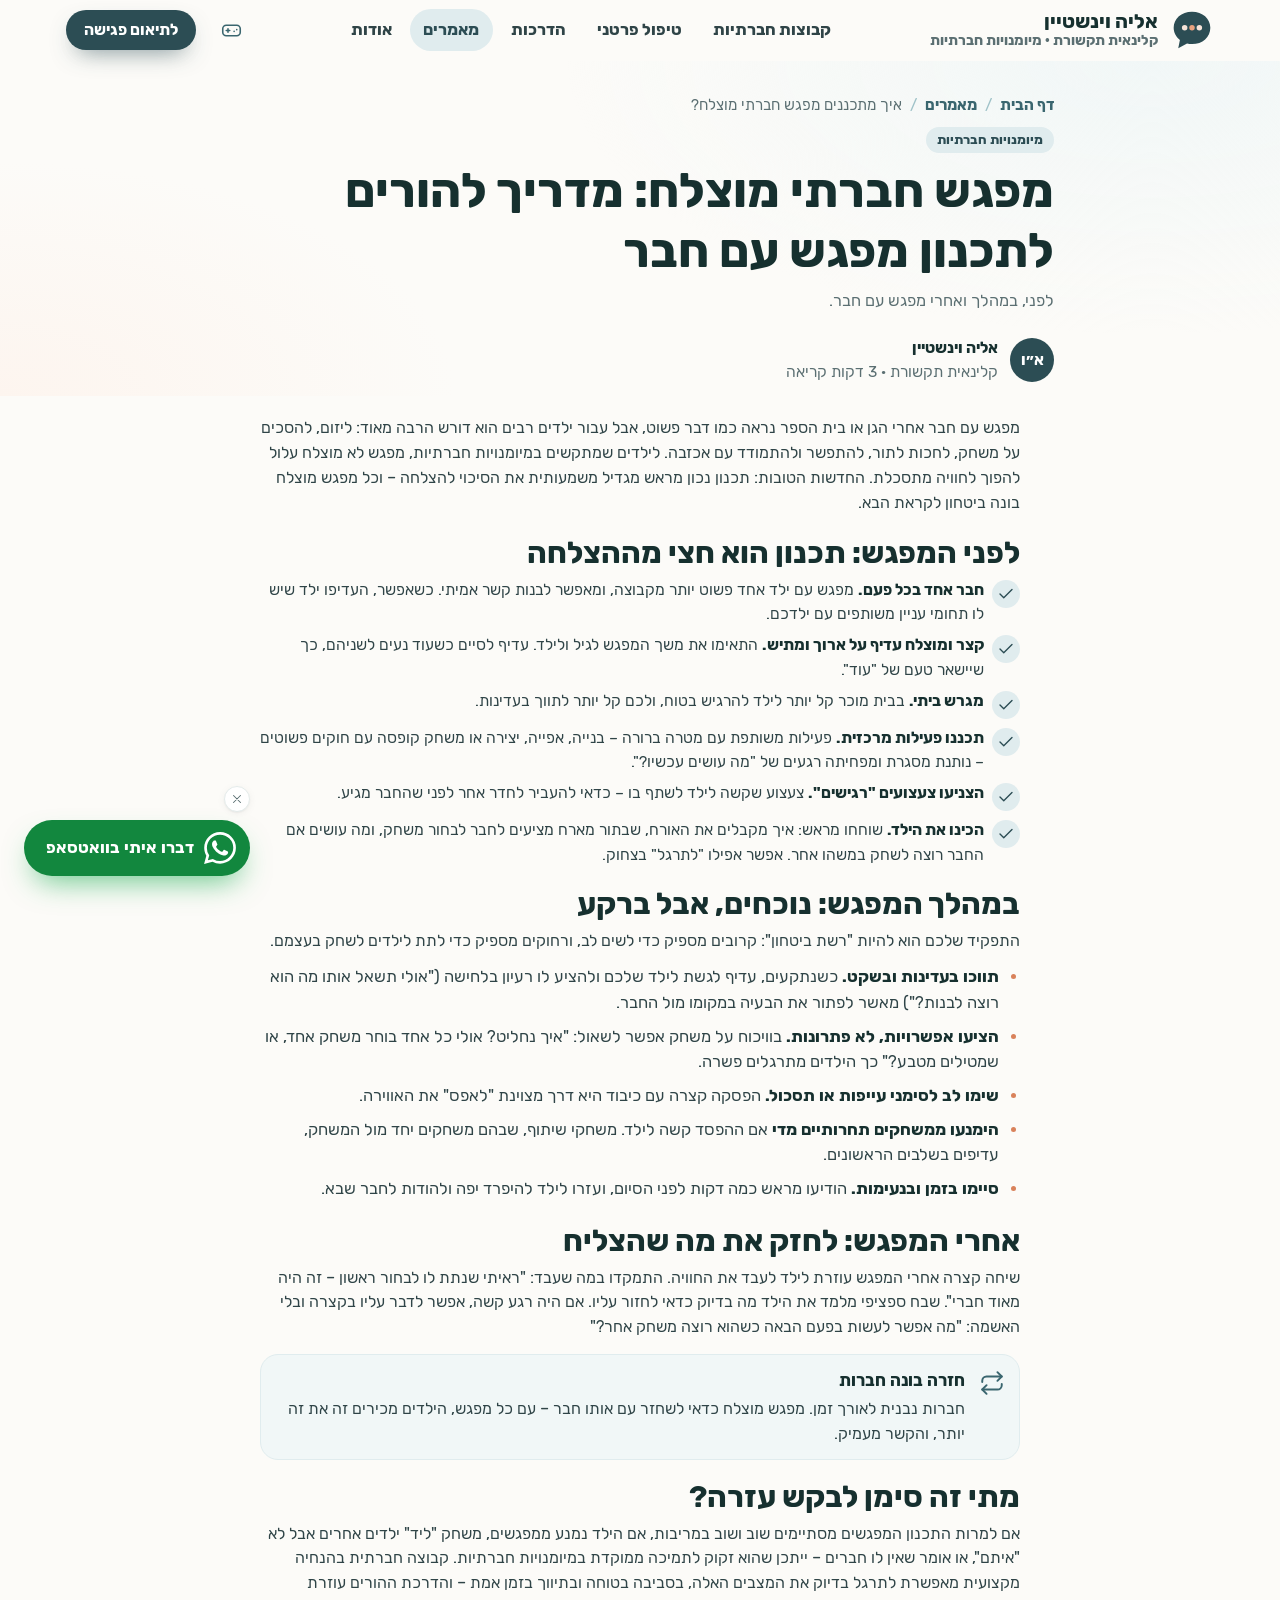
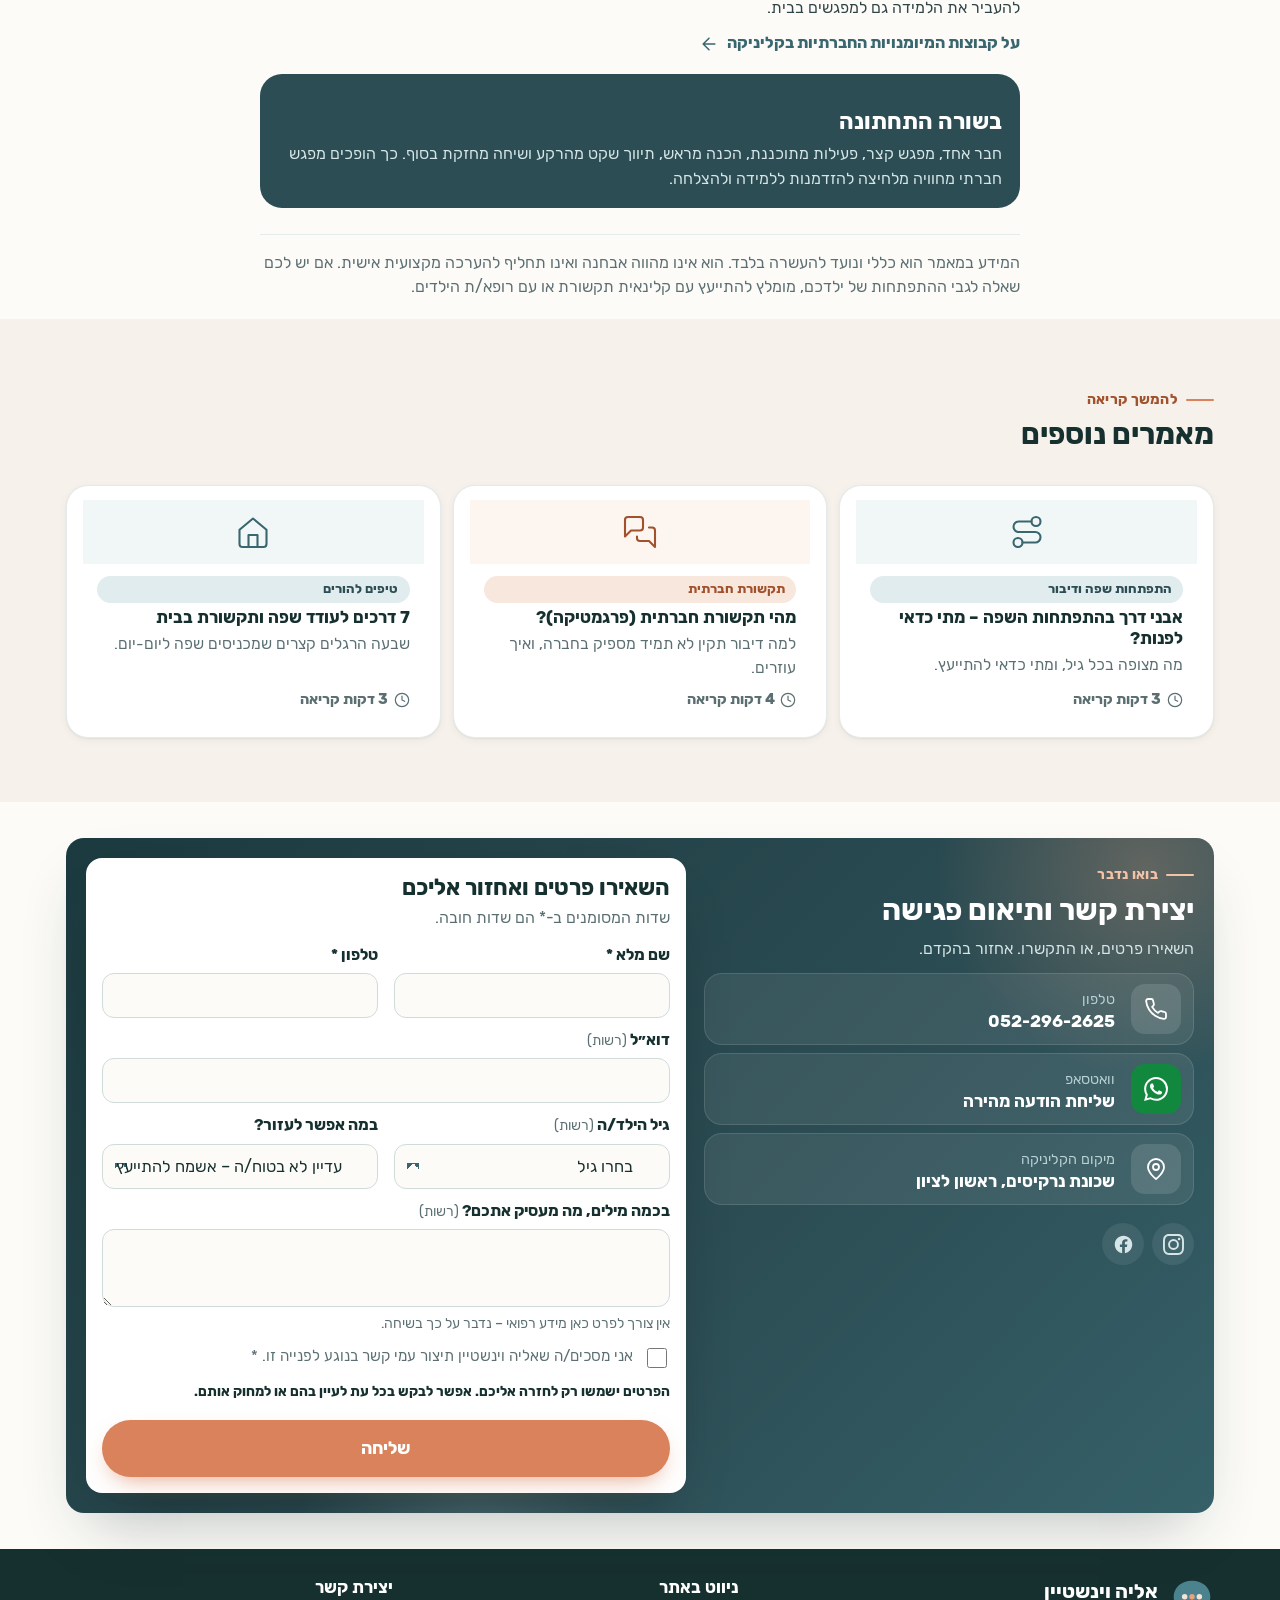
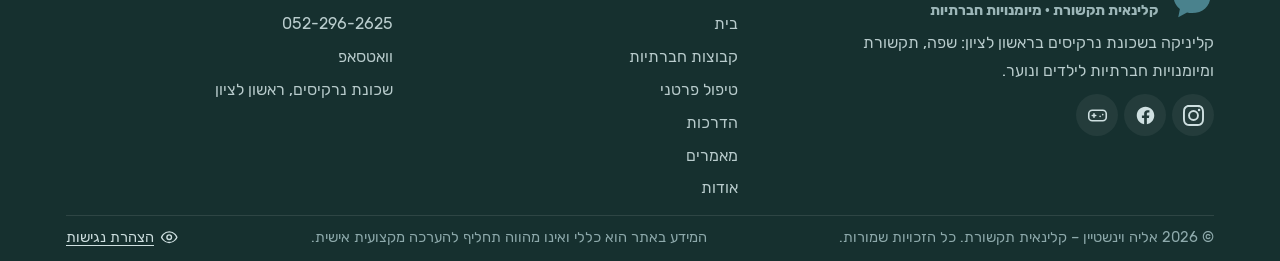
<file: article-playdates.html>
<!DOCTYPE html>
<html lang="he" dir="rtl">
<head>
<meta charset="UTF-8">
<meta name="viewport" content="width=device-width, initial-scale=1.0">
<title>מפגש חברתי מוצלח: מדריך להורים לתכנון מפגש עם חבר | אליה וינשטיין</title>
<meta name="description" content="מדריך מעשי להורים לתכנון מפגש חברתי (Playdate) מוצלח לילדים, בדגש על ילדים המתקשים במיומנויות חברתיות.">
<meta name="theme-color" content="#2c4d54">
<link rel="icon" href="favicon.ico" sizes="any">
<link rel="icon" href="favicon.svg" type="image/svg+xml">
<link rel="icon" href="favicon-32.png" type="image/png" sizes="32x32">
<link rel="apple-touch-icon" href="apple-touch-icon.png">

<meta property="og:locale" content="he_IL">
<meta property="og:title" content="מפגש חברתי מוצלח: מדריך להורים לתכנון מפגש עם חבר | אליה וינשטיין">
<meta property="og:description" content="מדריך מעשי להורים לתכנון מפגש חברתי (Playdate) מוצלח לילדים, בדגש על ילדים המתקשים במיומנויות חברתיות.">
<meta property="og:url" content="https://kobiwein.github.io/eliaSLPweb/article-playdates.html">
<meta property="og:image" content="https://kobiwein.github.io/eliaSLPweb/og-image.png">
<meta property="og:image:width" content="1200">
<meta property="og:image:height" content="630">
<meta property="og:image:alt" content="אליה וינשטיין, קלינאית תקשורת ומיומנויות חברתיות, ראשון לציון">
<meta name="twitter:card" content="summary_large_image">
<meta name="twitter:image" content="https://kobiwein.github.io/eliaSLPweb/og-image.png">
<link rel="canonical" href="https://kobiwein.github.io/eliaSLPweb/article-playdates.html">
<script>document.documentElement.classList.add('js');</script>
<style>@font-face{font-family:'Rubik';font-style:normal;font-weight:400;font-display:swap;src:url([data-uri]) format('woff')}
@font-face{font-family:'Rubik';font-style:normal;font-weight:700;font-display:swap;src:url([data-uri]) format('woff')}

:root{
  --ink:#16302f; --teal-900:#1b3a3f; --teal-800:#2c4d54; --teal-700:#3a666f; --teal-600:#4a828d;
  --teal-300:#9fc2c8; --teal-100:#e0ecee; --teal-50:#f1f7f7;
  --accent:#d9825b; --accent-ink:#a2512d; --accent-soft:#f8e7dc; --accent-50:#fdf5ef;
  --sand:#f6f1ea; --bg:#fcfbf8; --surface:#ffffff;
  --text:#2f4447; --muted:#5b6f72; --line:#e4ebea;
  --radius:22px; --radius-sm:14px;
  --shadow-sm:0 1px 2px rgba(22,48,47,.05),0 2px 8px rgba(22,48,47,.05);
  --shadow:0 10px 30px -12px rgba(22,48,47,.18),0 2px 6px rgba(22,48,47,.05);
  --shadow-lg:0 30px 60px -25px rgba(22,48,47,.30);
  --maxw:1180px;
  --font:'Rubik','Assistant','Heebo',system-ui,-apple-system,'Segoe UI',Arial,sans-serif;
}
*,*::before,*::after{box-sizing:border-box}
html{scroll-behavior:smooth;-webkit-text-size-adjust:100%}
body{margin:0;overflow-x:clip;font-family:var(--font);font-size:18px;line-height:1.75;color:var(--text);background:var(--bg);-webkit-font-smoothing:antialiased;text-rendering:optimizeLegibility}
img,svg{display:block;max-width:100%}
a{color:inherit;text-decoration:none}
p{margin:0 0 1em}
h1,h2,h3,h4{color:var(--ink);line-height:1.25;margin:0;font-weight:700;letter-spacing:0}
h1{font-size:clamp(2.1rem,4.6vw,3.6rem)}
h2{font-size:clamp(1.75rem,3.2vw,2.6rem)}
h3{font-size:1.3rem;font-weight:700}
strong{color:var(--ink);font-weight:700}
.ic{width:1.25em;height:1.25em;flex:none}
:focus-visible{outline:3px solid var(--accent);outline-offset:3px;border-radius:8px}
.skip{position:absolute;inset-inline-start:1rem;inset-block-start:-100px;background:var(--teal-800);color:#fff;padding:.6rem 1rem;border-radius:10px;z-index:100}
.skip:focus{inset-block-start:1rem}
.container{width:100%;max-width:var(--maxw);margin-inline:auto;padding-inline:24px}
.narrow{max-width:860px}
section{position:relative}
.section{padding-block:96px}
.section-tight{padding-block:64px}
.bg-sand{background:var(--sand)}
.bg-teal{background:var(--teal-50)}
.eyebrow{display:inline-flex;align-items:center;gap:.5rem;font-size:.95rem;font-weight:700;color:var(--accent-ink);letter-spacing:.02em;margin-block-end:14px}
.eyebrow::before{content:"";width:28px;height:2px;background:var(--accent);border-radius:2px}
.lead{font-size:1.22rem;color:var(--muted);line-height:1.8}
.sec-head{max-width:760px;margin-block-end:52px}
.sec-head.center{margin-inline:auto;text-align:center}
.sec-head.center .eyebrow::after{content:"";width:28px;height:2px;background:var(--accent);border-radius:2px}
.sec-head h2{margin-block-end:16px}
.sec-head p{font-size:1.15rem;color:var(--muted);margin:0}

/* buttons */
.btn{display:inline-flex;align-items:center;justify-content:center;gap:.6rem;font-family:inherit;font-weight:700;font-size:1.05rem;padding:.9rem 1.6rem;border-radius:999px;border:2px solid transparent;cursor:pointer;transition:transform .2s ease,box-shadow .2s ease,background-color .2s ease,color .2s ease;line-height:1.2}
.btn:hover{transform:translateY(-2px)}
.btn-primary{background:var(--teal-800);color:#fff;box-shadow:0 10px 24px -10px rgba(44,77,84,.7)}
.btn-primary:hover{background:var(--teal-900)}
.btn-accent{background:var(--accent);color:#fff;box-shadow:0 10px 24px -10px rgba(217,130,91,.8)}
.btn-accent:hover{background:#c8714b}
.btn-ghost{background:transparent;color:var(--teal-800);border-color:var(--teal-300)}
.btn-ghost:hover{background:var(--surface);border-color:var(--teal-600)}
.btn-white{background:#fff;color:var(--teal-900)}
.btn-wa{background:#12873e;color:#fff}
.btn-wa:hover{background:#0f7a36}
.btn-row{display:flex;flex-wrap:wrap;gap:14px}
.link-arrow{display:inline-flex;align-items:center;gap:.5rem;font-weight:700;color:var(--teal-700)}
.link-arrow .ic{transition:transform .25s ease}
a:hover .link-arrow .ic,.link-arrow:hover .ic{transform:translateX(-5px)}

/* header */
.site-header{position:sticky;inset-block-start:0;z-index:50;background:rgba(252,251,248,.86);backdrop-filter:saturate(160%) blur(14px);-webkit-backdrop-filter:saturate(160%) blur(14px);border-block-end:1px solid transparent;transition:border-color .3s,box-shadow .3s}
.site-header.scrolled{border-block-end-color:var(--line);box-shadow:0 6px 24px -18px rgba(22,48,47,.35)}
.nav{display:flex;align-items:center;justify-content:space-between;gap:24px;height:80px}
.brand{display:flex;align-items:center;gap:12px}
.logo-mark{width:44px;height:44px}
.brand-text{display:flex;flex-direction:column;line-height:1.15}
.brand-name{font-weight:800;font-size:1.25rem;color:var(--ink)}
.brand-sub{font-size:.88rem;color:var(--muted);font-weight:600}
.menu{display:flex;align-items:center;gap:4px;list-style:none;margin:0;padding:0}
.menu a{display:block;padding:.5rem .85rem;border-radius:999px;font-weight:600;color:var(--text);font-size:1.02rem;transition:background-color .2s,color .2s}
.menu a:hover{background:var(--teal-50);color:var(--teal-800)}
.menu a[aria-current="page"]{color:var(--teal-800);background:var(--teal-100)}
.nav-end{display:flex;align-items:center;gap:6px}
.icon-btn{display:inline-flex;align-items:center;justify-content:center;width:42px;height:42px;border-radius:50%;color:var(--teal-700);transition:background-color .2s,color .2s}
.icon-btn:hover{background:var(--teal-50);color:var(--teal-900)}
.icon-btn .ic{width:21px;height:21px}
.nav-cta{margin-inline-start:8px;padding:.7rem 1.25rem;font-size:1rem}
.burger{display:none;background:none;border:0;color:var(--teal-900);width:46px;height:46px;border-radius:12px;cursor:pointer;align-items:center;justify-content:center}
.burger .ic{width:28px;height:28px}
.burger:hover{background:var(--teal-50)}
.mobile-panel{display:none;border-block-start:1px solid var(--line);background:var(--bg);padding:12px 24px 24px}
.mobile-panel.open{display:block}
.mobile-panel ul{list-style:none;margin:0;padding:0}
.mobile-panel li a{display:flex;justify-content:space-between;align-items:center;padding:14px 4px;border-block-end:1px solid var(--line);font-weight:700;font-size:1.1rem;color:var(--ink)}
.mobile-panel li a[aria-current="page"]{color:var(--accent-ink)}
.mobile-social{display:flex;gap:8px;margin-block:16px}
.mobile-panel .btn{width:100%}
@media (max-width:1180px){.menu,.nav-end .icon-btn,.nav-cta{display:none}.burger{display:inline-flex}}

/* hero (home) */
.hero{overflow:hidden;padding-block:72px 96px;background:radial-gradient(1200px 500px at 85% -10%,var(--teal-50),transparent 60%),radial-gradient(800px 400px at 0% 100%,var(--accent-50),transparent 60%)}
.hero-grid{display:grid;grid-template-columns:1.1fr .9fr;gap:56px;align-items:center}
.hero h1{margin-block:6px 22px;position:relative;z-index:0}
.hero h1 .hl{color:var(--teal-700);position:relative;white-space:nowrap}
.hero h1 .hl::after{content:"";position:absolute;inset-inline:0;inset-block-end:.06em;height:.22em;background:var(--accent-soft);z-index:-1;border-radius:6px}
.hero .lead{max-width:600px;margin-block-end:32px}
.trust{display:flex;flex-wrap:wrap;gap:12px 26px;margin-block-start:36px;padding:0;list-style:none}
.trust li{display:flex;align-items:center;gap:.5rem;font-weight:600;color:var(--teal-800);font-size:1rem}
.trust .ic{color:var(--accent);width:22px;height:22px}
.hero-art{position:relative}
.hero-art svg{width:100%;height:auto}
.float-card{position:absolute;background:var(--surface);border-radius:18px;box-shadow:var(--shadow);padding:14px 18px;display:flex;align-items:center;gap:12px;font-weight:700;color:var(--ink);font-size:.98rem}
.float-card .ic{width:36px;height:36px;padding:8px;border-radius:12px;background:var(--teal-50);color:var(--teal-700)}
.float-card small{display:block;font-weight:500;color:var(--muted);font-size:.85rem}
.fc-1{inset-block-start:8%;inset-inline-end:-4%}
.fc-2{inset-block-end:10%;inset-inline-start:-6%}
.fc-2 .ic{background:var(--accent-soft);color:var(--accent-ink)}

/* page hero (inner) */
.page-hero{padding-block:44px 80px;overflow:hidden;background:radial-gradient(900px 420px at 90% 0%,var(--teal-50),transparent 65%),radial-gradient(700px 360px at 0% 100%,var(--accent-50),transparent 65%)}
.crumbs{display:flex;align-items:center;gap:.5rem;font-size:.95rem;color:var(--muted);margin-block-end:36px;list-style:none;padding:0}
.crumbs a{color:var(--teal-700);font-weight:600}
.crumbs a:hover{text-decoration:underline}
.crumbs li+li::before{content:"/";margin-inline-end:.5rem;color:var(--teal-300)}
.ph-grid{display:grid;grid-template-columns:1.15fr .85fr;gap:56px;align-items:center}
.page-hero h1{margin-block:4px 20px}
.page-hero .lead{margin-block-end:30px;max-width:620px}

/* cards */
.grid{display:grid;gap:24px}
.g-2{grid-template-columns:repeat(2,1fr)}
.g-3{grid-template-columns:repeat(3,1fr)}
.g-4{grid-template-columns:repeat(4,1fr)}
.card{background:var(--surface);border:1px solid var(--line);border-radius:var(--radius);padding:32px;box-shadow:var(--shadow-sm);transition:transform .3s ease,box-shadow .3s ease,border-color .3s}
.card h3{margin-block:18px 10px}
.card p{color:var(--muted);margin:0;font-size:1.05rem}
.card.hover:hover{transform:translateY(-6px);box-shadow:var(--shadow-lg);border-color:transparent}
.badge-ic{display:inline-flex;align-items:center;justify-content:center;width:56px;height:56px;border-radius:16px;background:var(--teal-50);color:var(--teal-700)}
.badge-ic .ic{width:28px;height:28px}
.badge-ic.warm{background:var(--accent-soft);color:var(--accent-ink)}

/* service cards */
.service{display:flex;flex-direction:column;position:relative;overflow:hidden;padding:0}
.service .art{height:190px;display:flex;align-items:center;justify-content:center;background:var(--teal-50);position:relative;overflow:hidden}
.service .art svg{height:150px;width:auto;transition:transform .5s ease}
.service:hover .art svg{transform:scale(1.06) rotate(-1.5deg)}
.service.warm .art{background:var(--accent-50)}
.service .body{padding:28px 30px 30px;display:flex;flex-direction:column;flex:1}
.service h3{margin:0 0 10px;font-size:1.4rem}
.service p{flex:1;margin-block-end:22px}
.tag{position:absolute;inset-block-start:16px;inset-inline-start:16px;background:var(--accent-ink);color:#fff;font-weight:700;font-size:.82rem;padding:.3rem .8rem;border-radius:999px;z-index:2}
.service-featured{grid-row:span 1}

/* checklist */
.checks{list-style:none;margin:0;padding:0;display:grid;gap:14px}
.checks li{display:flex;gap:14px;align-items:flex-start;font-size:1.08rem}
.checks li .ic{flex:none;width:28px;height:28px;padding:5px;border-radius:50%;background:var(--teal-100);color:var(--teal-800);margin-block-start:2px}
.checks.warm li .ic{background:var(--accent-soft);color:var(--accent-ink)}

/* signs panel */
.signs{display:grid;grid-template-columns:repeat(2,1fr);gap:24px}
.signs .card h3{display:flex;align-items:center;gap:12px;margin:0 0 18px}
.signs .card h3 .badge-ic{width:46px;height:46px;border-radius:14px}
.note{display:flex;gap:12px;align-items:flex-start;margin-block-start:12px;padding:18px 22px;border-radius:var(--radius-sm);background:var(--surface);border:1px dashed var(--teal-300);color:var(--muted);font-size:1rem}
.note .ic{color:var(--teal-600);margin-block-start:4px}

/* steps */
.steps{list-style:none;padding:0;margin:0;display:grid;grid-template-columns:repeat(4,1fr);gap:24px;counter-reset:s;position:relative}
.steps li{position:relative;background:var(--surface);border-radius:var(--radius);padding:30px 26px;border:1px solid var(--line);box-shadow:var(--shadow-sm)}
.steps .num{display:inline-flex;align-items:center;justify-content:center;width:48px;height:48px;border-radius:50%;background:var(--teal-800);color:#fff;font-weight:800;font-size:1.2rem;margin-block-end:16px;box-shadow:0 0 0 6px var(--teal-50)}
.steps li:nth-child(even) .num{background:var(--accent-ink)}
.steps h3{font-size:1.2rem;margin-block-end:8px}
.steps p{color:var(--muted);font-size:1.02rem;margin:0}

/* split / about teaser */
.split{display:grid;grid-template-columns:1fr 1fr;gap:64px;align-items:center}
.portrait{position:relative;aspect-ratio:4/5;border-radius:200px 200px var(--radius) var(--radius);background:linear-gradient(160deg,var(--teal-100),var(--teal-50) 55%,var(--accent-50));overflow:hidden;display:flex;align-items:center;justify-content:center;box-shadow:var(--shadow-lg)}
.portrait .ph{display:flex;flex-direction:column;align-items:center;gap:14px;color:var(--teal-700);text-align:center;padding:24px}
.portrait .mono{width:120px;height:120px;border-radius:50%;background:var(--surface);display:flex;align-items:center;justify-content:center;font-size:2.6rem;font-weight:800;color:var(--teal-800);box-shadow:var(--shadow)}
.portrait .ph span{font-weight:600;font-size:.98rem;opacity:.85}
.portrait-wrap{position:relative;isolation:isolate;max-width:440px;margin-inline:auto;width:100%}
.portrait-wrap::before{content:"";position:absolute;inset:auto -22px -22px auto;width:70%;height:70%;border-radius:var(--radius);background:var(--accent-soft);z-index:-1}
.portrait-wrap .float-card{inset-block-end:28px;inset-inline-end:-30px}
blockquote.quote{margin:28px 0;padding:26px 30px;background:var(--surface);border-radius:var(--radius);border-inline-start:5px solid var(--accent);box-shadow:var(--shadow-sm);font-size:1.18rem;color:var(--ink);font-weight:500;position:relative}
blockquote.quote::before{content:"”";position:absolute;inset-block-start:-18px;inset-inline-end:22px;font-size:5rem;line-height:1;color:var(--accent-soft);font-family:Georgia,serif}
blockquote.quote footer{margin-block-start:12px;font-size:1rem;color:var(--accent-ink);font-weight:700}

/* principles */
.principle{display:flex;gap:18px;align-items:flex-start;padding:26px;border-radius:var(--radius);background:var(--surface);border:1px solid var(--line)}
.principle h3{font-size:1.18rem;margin-block-end:6px}
.principle p{margin:0;color:var(--muted);font-size:1.02rem}

/* prose */
.prose p{font-size:1.12rem}
.prose h2{margin-block:8px 18px}
.prose h3{margin-block:34px 12px;font-size:1.45rem}

/* info list */
.facts{display:grid;gap:0;background:var(--surface);border-radius:var(--radius);border:1px solid var(--line);box-shadow:var(--shadow);overflow:hidden}
.facts .row{display:flex;gap:16px;align-items:center;padding:20px 24px;border-block-end:1px solid var(--line)}
.facts .row:last-child{border-block-end:0}
.facts .row .badge-ic{width:48px;height:48px;border-radius:14px}
.facts .k{font-size:.9rem;color:var(--muted);font-weight:600}
.facts .v{font-size:1.1rem;color:var(--ink);font-weight:700;line-height:1.35}
.facts-head{padding:20px 24px;background:var(--teal-800);color:#fff;font-weight:800;font-size:1.15rem}

/* audience blocks */
.aud{display:grid;grid-template-columns:280px 1fr;gap:40px;padding:40px;border-radius:var(--radius);background:var(--surface);border:1px solid var(--line);box-shadow:var(--shadow-sm)}
.aud+.aud{margin-block-start:24px}
.aud-head h3{font-size:1.55rem;margin-block:16px 10px}
.aud-head p{color:var(--muted);margin:0;font-size:1.05rem}

/* chips */
.chips{display:flex;flex-wrap:wrap;gap:10px;list-style:none;padding:0;margin:0}
.chips li{padding:.45rem 1rem;border-radius:999px;background:var(--surface);border:1px solid var(--line);font-weight:600;color:var(--teal-800);font-size:.98rem}

/* placeholder to fill */
.todo{background:#fff6d6;border:1px dashed #d9b44a;border-radius:6px;padding:0 .35em;color:#7a5b00;font-weight:600}

/* FAQ */
.faq{display:grid;gap:14px}
.faq details{background:var(--surface);border:1px solid var(--line);border-radius:18px;padding:0 26px;transition:box-shadow .3s,border-color .3s}
.faq details[open]{box-shadow:var(--shadow);border-color:transparent}
.faq summary{list-style:none;cursor:pointer;display:flex;justify-content:space-between;align-items:center;gap:16px;padding:22px 0;font-weight:700;font-size:1.15rem;color:var(--ink)}
.faq summary::-webkit-details-marker{display:none}
.faq summary .ic{color:var(--teal-600);transition:transform .3s;width:24px;height:24px}
.faq details[open] summary .ic{transform:rotate(180deg)}
.faq .ans{padding-block-end:22px;color:var(--muted);font-size:1.07rem}
.faq .ans p:last-child{margin:0}

/* contact */
.contact{padding-block:96px}
.contact-box{position:relative;overflow:hidden;border-radius:32px;background:linear-gradient(135deg,var(--teal-900),var(--teal-800) 60%,#356068);color:#fff;padding:64px;display:grid;grid-template-columns:1.1fr .9fr;gap:48px;align-items:center;box-shadow:var(--shadow-lg)}
.contact-box::before,.contact-box::after{content:"";position:absolute;border-radius:50%;pointer-events:none}
.contact-box::before{width:420px;height:420px;inset-block-start:-180px;inset-inline-start:-140px;background:radial-gradient(circle,rgba(233,162,127,.28),transparent 70%)}
.contact-box::after{width:360px;height:360px;inset-block-end:-200px;inset-inline-end:20%;background:radial-gradient(circle,rgba(159,194,200,.22),transparent 70%)}
.contact-box > *{position:relative;z-index:1}
.contact-box h2{color:#fff;margin-block-end:16px}
.contact-box .eyebrow{color:#f3c3a8}
.contact-box .eyebrow::before{background:#f3c3a8}
.contact-box p{color:#d6e6e8;font-size:1.15rem}
.c-list{display:grid;gap:14px}
.c-item{display:flex;align-items:center;gap:16px;padding:18px 20px;border-radius:18px;background:rgba(255,255,255,.08);border:1px solid rgba(255,255,255,.12);transition:background-color .2s,transform .2s}
a.c-item:hover{background:rgba(255,255,255,.14);transform:translateY(-2px)}
.c-item .ci{display:inline-flex;align-items:center;justify-content:center;width:50px;height:50px;border-radius:14px;background:rgba(255,255,255,.12);color:#fff;flex:none}
.c-item .ci .ic{width:24px;height:24px}
.c-item .k{font-size:.9rem;color:#b9d3d6}
.c-item .v{font-size:1.25rem;font-weight:800;color:#fff;line-height:1.3}
.c-item.wa .ci{background:#12873e}

/* footer */
.site-footer{background:var(--ink);color:#b9cccd;padding-block:64px 28px;font-size:1rem}
.f-grid{display:grid;grid-template-columns:1.4fr 1fr 1fr;gap:40px}
.site-footer .brand-name{color:#fff}
.site-footer .logo-mark path{fill:#4a828d}
.site-footer .brand-sub{color:#9db7b9}
.site-footer h4{color:#fff;font-size:1.05rem;margin-block-end:14px}
.site-footer ul{list-style:none;margin:0;padding:0;display:grid;gap:8px}
.site-footer a:hover{color:#fff}
.f-a11y{display:inline-flex;align-items:center;gap:.4rem;color:#cfe0e1;text-decoration:underline;text-underline-offset:3px}
.f-about{margin-block-start:8px;max-width:380px;line-height:1.7}
.f-social{display:flex;gap:6px;margin-block-start:8px}
.f-social .icon-btn{color:#cfe0e1;background:rgba(255,255,255,.06)}
.f-social .icon-btn:hover{background:rgba(255,255,255,.14);color:#fff}
.f-bottom{margin-block-start:44px;padding-block-start:22px;border-block-start:1px solid rgba(255,255,255,.1);display:flex;flex-wrap:wrap;justify-content:space-between;gap:12px;font-size:.92rem;color:#8eaaac}

/* whatsapp widget */
.wa-widget{position:fixed;inset-block-end:24px;inset-inline-end:24px;z-index:60;display:flex;flex-direction:column;align-items:flex-start;gap:8px}
.wa-close{width:26px;height:26px;border-radius:50%;background:#fff;border:1px solid var(--line);color:var(--muted);display:inline-flex;align-items:center;justify-content:center;cursor:pointer;box-shadow:var(--shadow-sm);padding:0}
.wa-close .ic{width:14px;height:14px}
.wa-close:hover{color:var(--ink)}
.wa-btn{display:flex;align-items:center;gap:10px;background:#12873e;color:#fff;border-radius:999px;padding:12px;box-shadow:0 14px 30px -10px rgba(31,174,84,.7);transition:transform .2s,background-color .2s}
.wa-btn:hover{transform:scale(1.05);background:#0f7a36}
.wa-btn .ic{width:32px;height:32px}
.wa-btn .wa-label{font-weight:700;padding-inline-end:8px;display:none}
@media (min-width:900px){.wa-btn{padding:12px 14px}.wa-btn .wa-label{display:inline}}
.wa-widget.hidden{display:none}


/* contact form */
.contact-box{grid-template-columns:.9fr 1.1fr;align-items:start}
.c-social{display:flex;gap:8px;margin-block-start:18px}
.c-social .icon-btn{color:#d6e6e8;background:rgba(255,255,255,.08)}
.c-social .icon-btn:hover{background:rgba(255,255,255,.16);color:#fff}
.form-card{background:var(--surface);color:var(--text);border-radius:24px;padding:34px;box-shadow:0 30px 60px -30px rgba(0,0,0,.45)}
.form-card h3{font-size:1.4rem;margin-block-end:4px}
.form-card .sub{color:var(--muted);font-size:1rem;margin-block-end:22px}
.f-row{display:grid;grid-template-columns:1fr 1fr;gap:16px}
.field{display:flex;flex-direction:column;gap:6px;margin-block-end:16px}
.field label{font-weight:700;color:var(--ink);font-size:.98rem}
.field .opt{font-weight:500;color:var(--muted);font-size:.88rem}
.field input,.field select,.field textarea{font-family:inherit;font-size:1.02rem;color:var(--ink);background:var(--bg);border:1.5px solid #cfdcdb;border-radius:12px;padding:.75rem .9rem;transition:border-color .2s,box-shadow .2s,background-color .2s;width:100%}
.field textarea{min-height:110px;resize:vertical;line-height:1.6}
.field select{appearance:none;-webkit-appearance:none;background-image:linear-gradient(45deg,transparent 50%,var(--teal-700) 50%),linear-gradient(135deg,var(--teal-700) 50%,transparent 50%);background-position:left 18px center,left 12px center;background-size:6px 6px,6px 6px;background-repeat:no-repeat;padding-inline-end:.9rem;padding-inline-start:2.2rem}
.field input:focus,.field select:focus,.field textarea:focus{outline:none;border-color:var(--teal-600);background:#fff;box-shadow:0 0 0 4px rgba(74,130,141,.18)}
.field [aria-invalid="true"]{border-color:#b42318;background:#fff8f7}
.err{color:#b42318;font-size:.9rem;font-weight:600;min-height:0}
.err:empty{display:none}
.hp{position:absolute!important;inset-inline-start:-9999px;width:1px;height:1px;overflow:hidden}
.consent{display:flex;gap:10px;align-items:flex-start;font-size:.95rem;color:var(--muted);margin-block:4px 6px;line-height:1.55}
.consent input{width:20px;height:20px;margin-block-start:3px;accent-color:var(--teal-700);flex:none}
.form-card .privacy{font-size:.86rem;color:var(--ink);font-weight:700;line-height:1.55;margin:10px 0 18px}
.form-card .btn{width:100%;font-size:1.1rem;padding:1rem}
.form-card .btn[disabled]{opacity:.65;cursor:wait;transform:none}
.f-status{margin-block-start:14px;border-radius:12px;padding:12px 14px;font-weight:600;font-size:.98rem}
.f-status:empty{display:none}
.f-status.ok{background:#e8f6ee;color:#11633a;border:1px solid #bfe5cf}
.f-status.bad{background:#fdecea;color:#912018;border:1px solid #f5c2bc}

/* articles */
.art-card{display:flex;flex-direction:column;padding:0;overflow:hidden}
.art-card .cover{height:150px;display:flex;align-items:center;justify-content:center;background:var(--teal-50);color:var(--teal-700)}
.art-card.warm .cover{background:var(--accent-50);color:var(--accent-ink)}
.art-card .cover .ic{width:64px;height:64px;stroke-width:1.4}
.art-card .body{padding:26px 28px 28px;display:flex;flex-direction:column;flex:1}
.art-card h2,.art-card h3{font-size:1.3rem;margin:8px 0 10px}
.art-card p{flex:1;margin-block-end:18px}
.meta{display:flex;flex-wrap:wrap;gap:6px 16px;font-size:.9rem;color:var(--muted);font-weight:600}
.meta span{display:inline-flex;align-items:center;gap:.35rem}
.meta .ic{width:16px;height:16px}
.cat{display:inline-block;font-size:.82rem;font-weight:700;color:var(--teal-800);background:var(--teal-100);padding:.2rem .7rem;border-radius:999px}
.warm .cat{background:var(--accent-soft);color:var(--accent-ink)}
.article-hero{padding-block:44px 56px;background:radial-gradient(900px 420px at 90% 0%,var(--teal-50),transparent 65%),radial-gradient(700px 360px at 0% 100%,var(--accent-50),transparent 65%)}
.article-hero h1{font-size:clamp(1.9rem,4vw,3rem);margin-block:14px 18px}
.article-hero .lead{margin-block-end:22px}
.byline{display:flex;align-items:center;gap:12px;font-size:.98rem;color:var(--muted)}
.byline .av{width:44px;height:44px;border-radius:50%;background:var(--teal-800);color:#fff;display:flex;align-items:center;justify-content:center;font-weight:700}
.byline strong{display:block;color:var(--ink)}
.article{padding-block:56px 24px}
.article .prose{max-width:760px;margin-inline:auto}
.prose h2{font-size:clamp(1.45rem,2.6vw,1.9rem);margin-block:44px 14px}
.prose ul.dots{padding-inline-start:1.3rem;margin:0 0 1.2em}
.prose ul.dots li{margin-block-end:.5em}
.prose ul.dots li::marker{color:var(--accent)}
.callout{display:flex;gap:14px;align-items:flex-start;padding:20px 24px;border-radius:18px;background:var(--teal-50);border:1px solid var(--teal-100);margin:26px 0;font-size:1.05rem}
.callout .ic{color:var(--teal-700);width:26px;height:26px;margin-block-start:3px}
.callout.warm{background:var(--accent-50);border-color:var(--accent-soft)}
.callout.warm .ic{color:var(--accent-ink)}
.callout p:last-child{margin:0}
.callout strong{display:block;margin-block-end:4px}
.tip{position:relative;padding:22px 24px 22px 24px;border-radius:18px;background:var(--surface);border:1px solid var(--line);box-shadow:var(--shadow-sm);margin-block-end:18px}
.tip h2,.tip h3{display:flex;align-items:center;gap:12px;font-size:1.22rem;margin:0 0 8px}
.tip h2 .n,.tip h3 .n{display:inline-flex;align-items:center;justify-content:center;width:36px;height:36px;border-radius:50%;background:var(--teal-800);color:#fff;font-size:1rem;flex:none}
.tip:nth-of-type(even) h2 .n,.tip:nth-of-type(even) h3 .n{background:var(--accent-ink)}
.tip p{margin:0;color:var(--text);font-size:1.06rem}
.tip .ex{margin-block-start:10px;padding:10px 14px;border-radius:12px;background:var(--sand);font-size:1rem;color:var(--ink)}
.timeline{list-style:none;margin:24px 0;padding:0;display:grid;gap:16px}
.timeline li{display:grid;grid-template-columns:120px 1fr;gap:20px;align-items:start;padding:22px 24px;border-radius:18px;background:var(--surface);border:1px solid var(--line);box-shadow:var(--shadow-sm)}
.timeline .age{display:flex;align-items:center;justify-content:center;text-align:center;font-weight:700;color:var(--teal-800);background:var(--teal-100);border-radius:14px;padding:12px 8px;line-height:1.3;font-size:1.02rem}
.timeline li:nth-child(even) .age{background:var(--accent-soft);color:var(--accent-ink)}
.timeline ul{margin:0;padding-inline-start:1.1rem}
.timeline ul li{display:list-item;padding:0;border:0;box-shadow:none;background:none;border-radius:0;margin-block-end:.3em}
.timeline ul li::marker{color:var(--accent)}
.flags{background:#fff8f3;border:1px solid var(--accent-soft);border-radius:var(--radius);padding:26px 28px;margin:22px 0}
.flags h3{margin:0 0 12px;font-size:1.2rem;color:var(--accent-ink)}
.bottom-line{background:var(--teal-800);color:#d6e6e8;border-radius:var(--radius);padding:28px 30px;margin:40px 0 0}
.bottom-line h2{color:#fff;margin:0 0 10px;font-size:1.4rem}
.bottom-line p{margin:0;font-size:1.08rem}
.disclaimer{margin-block-start:26px;font-size:.92rem;color:var(--muted);border-block-start:1px solid var(--line);padding-block-start:16px}
@media (max-width:760px){
  .f-row{grid-template-columns:1fr;gap:0}
  .form-card{padding:24px 20px}
  .timeline li{grid-template-columns:1fr;gap:12px}
  .timeline .age{justify-content:flex-start;padding:8px 14px;width:max-content}
  .g-3 > .service:last-child:nth-child(odd){flex-direction:column}
}

/* reveal */
.js .reveal{opacity:0;transform:translateY(22px);transition:opacity .7s ease,transform .7s ease}
.js .reveal.in{opacity:1;transform:none}
.js .reveal.d1{transition-delay:.08s}.js .reveal.d2{transition-delay:.16s}.js .reveal.d3{transition-delay:.24s}
@media (prefers-reduced-motion:reduce){html{scroll-behavior:auto}.js .reveal{opacity:1;transform:none;transition:none}*{transition:none!important;animation:none!important}}

/* responsive */
@media (max-width:1060px){
  .g-4,.steps{grid-template-columns:repeat(2,1fr)}
  .hero-grid,.ph-grid{grid-template-columns:1fr}
  .hero-art,.ph-art{max-width:520px;margin-inline:auto;width:100%}
  .split{grid-template-columns:1fr;gap:56px}
  .contact-box{grid-template-columns:1fr;padding:48px 36px}
  .aud{grid-template-columns:1fr;gap:24px}
}
@media (min-width:761px) and (max-width:1060px){
  .g-3{grid-template-columns:repeat(2,1fr)}
  .g-3 > :last-child:nth-child(odd){grid-column:1 / -1}
  .g-3 > .service:last-child:nth-child(odd){flex-direction:row;align-items:stretch}
  .g-3 > .service:last-child:nth-child(odd) .art{width:42%;height:auto;min-height:220px}
  .signs .card{padding:28px}
}
@media (max-width:760px){
  body{font-size:17px}
  .section,.contact{padding-block:68px}
  .hero{padding-block:40px 64px}
  .g-2,.g-3,.g-4,.steps,.signs{grid-template-columns:1fr}
  .f-grid{grid-template-columns:1fr;gap:32px}
  .card,.aud{padding:26px}
  .contact-box{padding:40px 22px;border-radius:24px}
  .fc-1{inset-inline-end:0}.fc-2{inset-inline-start:0}
  .portrait-wrap .float-card{inset-inline-end:0}
  .hero h1 .hl{white-space:normal}
  .nav{height:70px}
  .brand-sub{font-size:.8rem}
  .btn-row .btn{flex:1 1 100%}
}
@media print{.site-header,.wa-widget,.contact-box::before,.contact-box::after{display:none}.js .reveal{opacity:1;transform:none}}

/* density */
body{font-size:16.5px;line-height:1.55}
h1{font-size:clamp(1.75rem,3.2vw,2.45rem)}
h2{font-size:clamp(1.35rem,2.3vw,1.85rem)}
h3{font-size:1.1rem}
p{margin:0 0 .65em}
.section{padding-block:44px}
.lead{font-size:1.02rem;line-height:1.5}
.sec-head{margin-block-end:18px}
.sec-head h2{margin-block-end:6px}
.sec-head p{font-size:.98rem}
.eyebrow{margin-block-end:6px;font-size:.88rem}
.hero{padding-block:28px 32px}
.hero-grid,.ph-grid{gap:24px}
.hero h1{margin-block:2px 8px}
.hero .lead{margin-block-end:14px}
.trust{margin-block-start:14px;gap:6px 16px}
.page-hero{padding-block:18px 24px}
.crumbs{margin-block-end:8px}
.page-hero h1{margin-block:2px 8px}
.page-hero .lead{margin-block-end:12px}
.grid{gap:12px}
.card{padding:14px 16px}
.card h3{margin-block:6px 4px}
.card p{font-size:.98rem}
.service .art{height:100px}
.service .art svg{height:82px}
.service .body{padding:12px 14px 14px}
.service h3{margin:0 0 4px;font-size:1.08rem}
.service p{margin-block-end:8px}
.checks{gap:7px}
.checks li{font-size:.98rem;gap:8px}
.signs{gap:12px}
.note{margin-block-start:12px;padding:10px 12px}
.steps{gap:10px}
.steps li{padding:12px 14px}
.steps .num{width:34px;height:34px;margin-block-end:6px;font-size:.95rem;box-shadow:0 0 0 4px var(--teal-50)}
.steps h3{margin-block-end:4px}
.split{gap:24px}
blockquote.quote{margin:10px 0;padding:12px 14px;font-size:.98rem}
blockquote.quote::before{font-size:2.4rem;inset-block-start:-8px}
.principle{padding:12px 14px;gap:10px}
.prose p{font-size:1rem}
.prose h2{margin-block:18px 6px}
.prose h3{margin-block:14px 4px;font-size:1.15rem}
.facts .row{padding:8px 12px}
.aud{gap:12px;padding:14px 16px}
.aud+.aud{margin-block-start:10px}
.aud-head h3{font-size:1.12rem;margin-block:4px 2px}
.faq{gap:6px}
.faq details{padding:0 14px;border-radius:12px}
.faq summary{padding:10px 0;font-size:.98rem}
.faq .ans{padding-block-end:10px;font-size:.96rem}
.contact{padding-block:36px}
.contact-box{padding:20px;gap:18px;border-radius:18px}
.contact-box h2{margin-block-end:8px}
.contact-box p{font-size:1rem}
.form-card{padding:16px;border-radius:16px}
.form-card .sub{margin-block-end:12px}
.field{margin-block-end:10px}
.field textarea{min-height:64px}
.site-footer{padding-block:28px 12px}
.f-grid{gap:18px}
.f-about{margin-block-start:8px}
.f-bottom{margin-block-start:14px;padding-block-start:10px}
.article-hero{padding-block:18px 12px}
.article-hero h1{margin-block:8px 8px}
.article{padding-block:20px 8px}
.nav{height:60px}
.container{padding-inline:16px}
.art-card .cover{height:64px}
.art-card .cover .ic{width:36px;height:36px}
.art-card .body{padding:12px 14px 12px}
.art-card h2,.art-card h3{font-size:1.05rem;margin:4px 0 4px}
.art-card p{margin-block-end:8px}
.btn{padding:.55rem 1rem;font-size:.98rem}
.c-list{gap:8px}
.c-item{padding:10px 12px}
.c-item .v{font-size:1.05rem}
.portrait{aspect-ratio:5/4}
.callout{margin:14px 0;padding:12px 14px}
.tip{padding:12px 14px;margin-block-end:10px}
.timeline li{padding:12px 14px;gap:12px}
.bottom-line{padding:16px 18px;margin:18px 0 0}
@media (max-width:1060px){
  .split{gap:20px}
  .contact-box{padding:20px 16px}
  .hero-art,.ph-art{max-width:240px}
}
@media (max-width:760px){
  body{font-size:16px}
  .section,.contact{padding-block:32px}
  .hero{padding-block:18px 22px}
  .card,.aud{padding:12px}
  .contact-box{padding:16px 12px}
  .nav{height:56px}
}

@media (max-width:760px){
  body{display:flex;flex-direction:column;height:100dvh;overflow:hidden}
  .site-header{flex:none;max-height:70dvh;overflow:auto}
  .page-scroll{flex:1 1 auto;min-height:0;overflow:auto;padding-bottom:16px;scroll-behavior:smooth}
  .hero-art{max-width:100%;display:flex;flex-direction:column;align-items:center;gap:10px}
  .hero-art>svg{width:min(230px,68vw);height:auto}
  .hero-art .float-card{position:static;width:100%;max-width:420px}
  .wa-widget{position:static;flex:none;align-self:flex-end;width:max-content;max-width:calc(100% - 16px);padding:8px 16px calc(12px + env(safe-area-inset-bottom,0px));inset:auto}
}
</style>
<meta property="og:type" content="article">
<script type="application/ld+json">{"@context": "https://schema.org", "@type": "Article", "headline": "מפגש חברתי מוצלח: מדריך להורים לתכנון מפגש עם חבר", "description": "מדריך מעשי להורים לתכנון מפגש חברתי (Playdate) מוצלח לילדים, בדגש על ילדים המתקשים במיומנויות חברתיות.", "inLanguage": "he", "author": {"@type": "Person", "name": "אליה וינשטיין", "jobTitle": "קלינאית תקשורת"}, "datePublished": "2026-10-19T16:30:04+03:00", "dateModified": "2026-10-21T06:00:54+03:00"}</script>
</head>
<body>
<a class="skip" href="#main">דילוג לתוכן הראשי</a>
<header class="site-header" id="top">
  <div class="container nav">
    <a class="brand" href="index.html"><svg class="logo-mark" viewBox="0 0 48 48" aria-hidden="true" focusable="false">
<path d="M24 4C12.4 4 4 11.6 4 21.5c0 5.4 2.6 10.1 6.8 13.3L9 44l9.6-5.2c1.7.4 3.5.6 5.4.6 11.6 0 20-7.8 20-17.9S35.6 4 24 4Z" fill="#2c4d54"/>
<circle cx="16" cy="21.5" r="3" fill="#f6e3d8"/><circle cx="24" cy="21.5" r="3" fill="#e9a27f"/><circle cx="32" cy="21.5" r="3" fill="#f6e3d8"/></svg><span class="brand-text"><span class="brand-name">אליה וינשטיין</span><span class="brand-sub">קלינאית תקשורת · מיומנויות חברתיות</span></span></a>
    <nav aria-label="ניווט ראשי"><ul class="menu"><li><a href="social.html">קבוצות חברתיות</a></li><li><a href="individual.html">טיפול פרטני</a></li><li><a href="guidance.html">הדרכות</a></li><li><a href="articles.html" aria-current="page">מאמרים</a></li><li><a href="about.html">אודות</a></li></ul></nav>
    <div class="nav-end">
      <a class="icon-btn" href="https://elia-games.web.app/index.html" target="_blank" rel="noopener noreferrer" title="מרכז המשחקים" aria-label="מרכז המשחקים (נפתח בחלון חדש)"><svg class="ic" viewBox="0 0 24 24" fill="none" stroke="currentColor" stroke-width="1.8" stroke-linecap="round" stroke-linejoin="round" aria-hidden="true" focusable="false"><rect x="2" y="6" width="20" height="12" rx="4"/><path d="M6 12h4M8 10v4M15 13h.01M18 11h.01"/></svg></a>
      <a class="btn btn-primary nav-cta" href="#contact">לתיאום פגישה</a>
      <button class="burger" id="burger" type="button" aria-expanded="false" aria-controls="mobile-panel" aria-label="פתיחת תפריט"><svg class="ic" viewBox="0 0 24 24" fill="none" stroke="currentColor" stroke-width="1.8" stroke-linecap="round" stroke-linejoin="round" aria-hidden="true" focusable="false"><path d="M4 6h16M4 12h16M4 18h16"/></svg></button>
    </div>
  </div>
  <div class="mobile-panel" id="mobile-panel">
    <nav aria-label="ניווט נייד"><ul><li><a href="index.html">בית<svg class="ic" viewBox="0 0 24 24" fill="none" stroke="currentColor" stroke-width="1.8" stroke-linecap="round" stroke-linejoin="round" aria-hidden="true" focusable="false"><path d="M19 12H5M12 19l-7-7 7-7"/></svg></a></li><li><a href="social.html">קבוצות חברתיות<svg class="ic" viewBox="0 0 24 24" fill="none" stroke="currentColor" stroke-width="1.8" stroke-linecap="round" stroke-linejoin="round" aria-hidden="true" focusable="false"><path d="M19 12H5M12 19l-7-7 7-7"/></svg></a></li><li><a href="individual.html">טיפול פרטני<svg class="ic" viewBox="0 0 24 24" fill="none" stroke="currentColor" stroke-width="1.8" stroke-linecap="round" stroke-linejoin="round" aria-hidden="true" focusable="false"><path d="M19 12H5M12 19l-7-7 7-7"/></svg></a></li><li><a href="guidance.html">הדרכות<svg class="ic" viewBox="0 0 24 24" fill="none" stroke="currentColor" stroke-width="1.8" stroke-linecap="round" stroke-linejoin="round" aria-hidden="true" focusable="false"><path d="M19 12H5M12 19l-7-7 7-7"/></svg></a></li><li><a href="articles.html" aria-current="page">מאמרים<svg class="ic" viewBox="0 0 24 24" fill="none" stroke="currentColor" stroke-width="1.8" stroke-linecap="round" stroke-linejoin="round" aria-hidden="true" focusable="false"><path d="M19 12H5M12 19l-7-7 7-7"/></svg></a></li><li><a href="about.html">אודות<svg class="ic" viewBox="0 0 24 24" fill="none" stroke="currentColor" stroke-width="1.8" stroke-linecap="round" stroke-linejoin="round" aria-hidden="true" focusable="false"><path d="M19 12H5M12 19l-7-7 7-7"/></svg></a></li></ul></nav>
    <div class="mobile-social">
      <a class="icon-btn" href="https://elia-games.web.app/index.html" target="_blank" rel="noopener noreferrer" aria-label="מרכז המשחקים"><svg class="ic" viewBox="0 0 24 24" fill="none" stroke="currentColor" stroke-width="1.8" stroke-linecap="round" stroke-linejoin="round" aria-hidden="true" focusable="false"><rect x="2" y="6" width="20" height="12" rx="4"/><path d="M6 12h4M8 10v4M15 13h.01M18 11h.01"/></svg></a>
      <a class="icon-btn" href="https://www.instagram.com/eliaw.slp/" target="_blank" rel="noopener noreferrer" aria-label="אינסטגרם"><svg class="ic" viewBox="0 0 24 24" fill="currentColor" aria-hidden="true" focusable="false"><path d="M12 2.2c3.2 0 3.6 0 4.8.1 1.2.1 1.8.2 2.2.4.6.2 1 .5 1.4.9.4.4.7.8.9 1.4.2.4.4 1.1.4 2.2.1 1.3.1 1.6.1 4.8s0 3.6-.1 4.8c-.1 1.2-.2 1.8-.4 2.2-.2.6-.5 1-.9 1.4-.4.4-.8.7-1.4.9-.4.2-1.1.4-2.2.4-1.3.1-1.6.1-4.8.1s-3.6 0-4.8-.1c-1.2-.1-1.8-.2-2.2-.4-.6-.2-1-.5-1.4-.9-.4-.4-.7-.8-.9-1.4-.2-.4-.4-1.1-.4-2.2-.1-1.3-.1-1.6-.1-4.8s0-3.6.1-4.8c.1-1.2.2-1.8.4-2.2.2-.6.5-1 .9-1.4.4-.4.8-.7 1.4-.9.4-.2 1.1-.4 2.2-.4 1.2-.1 1.6-.1 4.8-.1M12 0C8.7 0 8.3 0 7.1.1 5.8.1 4.9.3 4.1.6c-.8.3-1.5.7-2.1 1.4C1.3 2.6.9 3.3.6 4.1.3 4.9.1 5.8.1 7.1 0 8.3 0 8.7 0 12s0 3.7.1 4.9c.1 1.3.3 2.2.6 2.9.3.8.7 1.5 1.4 2.1.7.7 1.3 1.1 2.1 1.4.8.3 1.6.5 2.9.6 1.2.1 1.6.1 4.9.1s3.7 0 4.9-.1c1.3-.1 2.2-.3 2.9-.6.8-.3 1.5-.7 2.1-1.4.7-.7 1.1-1.3 1.4-2.1.3-.8.5-1.6.6-2.9.1-1.2.1-1.6.1-4.9s0-3.7-.1-4.9c-.1-1.3-.3-2.2-.6-2.9-.3-.8-.7-1.5-1.4-2.1C21.4 1.3 20.7.9 19.9.6 19.1.3 18.2.1 16.9.1 15.7 0 15.3 0 12 0Zm0 5.8a6.2 6.2 0 1 0 0 12.4 6.2 6.2 0 0 0 0-12.4ZM12 16a4 4 0 1 1 0-8 4 4 0 0 1 0 8Zm6.4-11.8a1.4 1.4 0 1 0 0 2.9 1.4 1.4 0 0 0 0-2.9Z"/></svg></a>
      <a class="icon-btn" href="https://www.facebook.com/p/%D7%90%D7%9C%D7%99%D7%94-%D7%95%D7%99%D7%A0%D7%A9%D7%98%D7%99%D7%99%D7%9F-%D7%A7%D7%9C%D7%99%D7%A0%D7%90%D7%99%D7%AA-%D7%AA%D7%A7%D7%A9%D7%95%D7%A8%D7%AA-100095083710984/" target="_blank" rel="noopener noreferrer" aria-label="פייסבוק"><svg class="ic" viewBox="0 0 24 24" fill="currentColor" aria-hidden="true" focusable="false"><path d="M22 12c0-5.523-4.477-10-10-10S2 6.477 2 12c0 4.991 3.657 9.128 8.438 9.878v-6.987h-2.54V12h2.54V9.797c0-2.506 1.492-3.89 3.777-3.89 1.094 0 2.238.195 2.238.195v2.46h-1.26c-1.243 0-1.63.771-1.63 1.562V12h2.773l-.443 2.89h-2.33v6.988C18.343 21.128 22 16.991 22 12z"/></svg></a>
    </div>
    <a class="btn btn-primary" href="#contact">לתיאום פגישה</a>
  </div>
</header>
<div class="page-scroll">
<main id="main">

<article>
<header class="article-hero">
  <div class="container narrow">
    <nav aria-label="נתיב ניווט"><ol class="crumbs"><li><a href="index.html">דף הבית</a></li><li><a href="articles.html">מאמרים</a></li><li aria-current="page">איך מתכננים מפגש חברתי מוצלח?</li></ol></nav>
    <span class="cat">מיומנויות חברתיות</span>
    <h1>מפגש חברתי מוצלח: מדריך להורים לתכנון מפגש עם חבר</h1>
    <p class="lead">לפני, במהלך ואחרי מפגש עם חבר.</p>
    <div class="byline"><span class="av" aria-hidden="true">א״ו</span><div><strong>אליה וינשטיין</strong>קלינאית תקשורת · 3 דקות קריאה</div></div>
  </div>
</header>
<div class="article"><div class="container"><div class="prose">
<p>מפגש עם חבר אחרי הגן או בית הספר נראה כמו דבר פשוט, אבל עבור ילדים רבים הוא דורש הרבה מאוד: ליזום, להסכים על משחק, לחכות לתור, להתפשר ולהתמודד עם אכזבה. לילדים שמתקשים במיומנויות חברתיות, מפגש לא מוצלח עלול להפוך לחוויה מתסכלת. החדשות הטובות: תכנון נכון מראש מגדיל משמעותית את הסיכוי להצלחה – וכל מפגש מוצלח בונה ביטחון לקראת הבא.</p>

<h2>לפני המפגש: תכנון הוא חצי מההצלחה</h2>
<ul class="checks">
  <li><svg class="ic" viewBox="0 0 24 24" fill="none" stroke="currentColor" stroke-width="1.8" stroke-linecap="round" stroke-linejoin="round" aria-hidden="true" focusable="false"><path d="M20 6 9 17l-5-5"/></svg><span><strong>חבר אחד בכל פעם.</strong> מפגש עם ילד אחד פשוט יותר מקבוצה, ומאפשר לבנות קשר אמיתי. כשאפשר, העדיפו ילד שיש לו תחומי עניין משותפים עם ילדכם.</span></li>
  <li><svg class="ic" viewBox="0 0 24 24" fill="none" stroke="currentColor" stroke-width="1.8" stroke-linecap="round" stroke-linejoin="round" aria-hidden="true" focusable="false"><path d="M20 6 9 17l-5-5"/></svg><span><strong>קצר ומוצלח עדיף על ארוך ומתיש.</strong> התאימו את משך המפגש לגיל ולילד. עדיף לסיים כשעוד נעים לשניהם, כך שיישאר טעם של "עוד".</span></li>
  <li><svg class="ic" viewBox="0 0 24 24" fill="none" stroke="currentColor" stroke-width="1.8" stroke-linecap="round" stroke-linejoin="round" aria-hidden="true" focusable="false"><path d="M20 6 9 17l-5-5"/></svg><span><strong>מגרש ביתי.</strong> בבית מוכר קל יותר לילד להרגיש בטוח, ולכם קל יותר לתווך בעדינות.</span></li>
  <li><svg class="ic" viewBox="0 0 24 24" fill="none" stroke="currentColor" stroke-width="1.8" stroke-linecap="round" stroke-linejoin="round" aria-hidden="true" focusable="false"><path d="M20 6 9 17l-5-5"/></svg><span><strong>תכננו פעילות מרכזית.</strong> פעילות משותפת עם מטרה ברורה – בנייה, אפייה, יצירה או משחק קופסה עם חוקים פשוטים – נותנת מסגרת ומפחיתה רגעים של "מה עושים עכשיו?".</span></li>
  <li><svg class="ic" viewBox="0 0 24 24" fill="none" stroke="currentColor" stroke-width="1.8" stroke-linecap="round" stroke-linejoin="round" aria-hidden="true" focusable="false"><path d="M20 6 9 17l-5-5"/></svg><span><strong>הצניעו צעצועים "רגישים".</strong> צעצוע שקשה לילד לשתף בו – כדאי להעביר לחדר אחר לפני שהחבר מגיע.</span></li>
  <li><svg class="ic" viewBox="0 0 24 24" fill="none" stroke="currentColor" stroke-width="1.8" stroke-linecap="round" stroke-linejoin="round" aria-hidden="true" focusable="false"><path d="M20 6 9 17l-5-5"/></svg><span><strong>הכינו את הילד.</strong> שוחחו מראש: איך מקבלים את האורח, שבתור מארח מציעים לחבר לבחור משחק, ומה עושים אם החבר רוצה לשחק במשהו אחר. אפשר אפילו "לתרגל" בצחוק.</span></li>
</ul>

<h2>במהלך המפגש: נוכחים, אבל ברקע</h2>
<p>התפקיד שלכם הוא להיות "רשת ביטחון": קרובים מספיק כדי לשים לב, ורחוקים מספיק כדי לתת לילדים לשחק בעצמם.</p>
<ul class="dots">
  <li><strong>תווכו בעדינות ובשקט.</strong> כשנתקעים, עדיף לגשת לילד שלכם ולהציע לו רעיון בלחישה ("אולי תשאל אותו מה הוא רוצה לבנות?") מאשר לפתור את הבעיה במקומו מול החבר.</li>
  <li><strong>הציעו אפשרויות, לא פתרונות.</strong> בוויכוח על משחק אפשר לשאול: "איך נחליט? אולי כל אחד בוחר משחק אחד, או שמטילים מטבע?" כך הילדים מתרגלים פשרה.</li>
  <li><strong>שימו לב לסימני עייפות או תסכול.</strong> הפסקה קצרה עם כיבוד היא דרך מצוינת "לאפס" את האווירה.</li>
  <li><strong>הימנעו ממשחקים תחרותיים מדי</strong> אם ההפסד קשה לילד. משחקי שיתוף, שבהם משחקים יחד מול המשחק, עדיפים בשלבים הראשונים.</li>
  <li><strong>סיימו בזמן ובנעימות.</strong> הודיעו מראש כמה דקות לפני הסיום, ועזרו לילד להיפרד יפה ולהודות לחבר שבא.</li>
</ul>

<h2>אחרי המפגש: לחזק את מה שהצליח</h2>
<p>שיחה קצרה אחרי המפגש עוזרת לילד לעבד את החוויה. התמקדו במה שעבד: "ראיתי שנתת לו לבחור ראשון – זה היה מאוד חברי". שבח ספציפי מלמד את הילד מה בדיוק כדאי לחזור עליו. אם היה רגע קשה, אפשר לדבר עליו בקצרה ובלי האשמה: "מה אפשר לעשות בפעם הבאה כשהוא רוצה משחק אחר?"</p>
<div class="callout"><svg class="ic" viewBox="0 0 24 24" fill="none" stroke="currentColor" stroke-width="1.8" stroke-linecap="round" stroke-linejoin="round" aria-hidden="true" focusable="false"><path d="m17 2 4 4-4 4"/><path d="M3 11v-1a4 4 0 0 1 4-4h14"/><path d="m7 22-4-4 4-4"/><path d="M21 13v1a4 4 0 0 1-4 4H3"/></svg><div><strong>חזרה בונה חברות</strong><p>חברות נבנית לאורך זמן. מפגש מוצלח כדאי לשחזר עם אותו חבר – עם כל מפגש, הילדים מכירים זה את זה יותר, והקשר מעמיק.</p></div></div>

<h2>מתי זה סימן לבקש עזרה?</h2>
<p>אם למרות התכנון המפגשים מסתיימים שוב ושוב במריבות, אם הילד נמנע ממפגשים, משחק "ליד" ילדים אחרים אבל לא "איתם", או אומר שאין לו חברים – ייתכן שהוא זקוק לתמיכה ממוקדת במיומנויות חברתיות. קבוצה חברתית בהנחיה מקצועית מאפשרת לתרגל בדיוק את המצבים האלה, בסביבה בטוחה ובתיווך בזמן אמת – והדרכת ההורים עוזרת להעביר את הלמידה גם למפגשים בבית.</p>
<p><a class="link-arrow" href="social.html">על קבוצות המיומנויות החברתיות בקליניקה <svg class="ic" viewBox="0 0 24 24" fill="none" stroke="currentColor" stroke-width="1.8" stroke-linecap="round" stroke-linejoin="round" aria-hidden="true" focusable="false"><path d="M19 12H5M12 19l-7-7 7-7"/></svg></a></p>

<div class="bottom-line"><h2>בשורה התחתונה</h2><p>חבר אחד, מפגש קצר, פעילות מתוכננת, הכנה מראש, תיווך שקט מהרקע ושיחה מחזקת בסוף. כך הופכים מפגש חברתי מחוויה מלחיצה להזדמנות ללמידה ולהצלחה.</p></div>
<p class="disclaimer">המידע במאמר הוא כללי ונועד להעשרה בלבד. הוא אינו מהווה אבחנה ואינו תחליף להערכה מקצועית אישית. אם יש לכם שאלה לגבי ההתפתחות של ילדכם, מומלץ להתייעץ עם קלינאית תקשורת או עם רופא/ת הילדים.</p>
</div></div></div>
</article>
<section class="section-tight bg-sand" aria-labelledby="rel-title">
  <div class="container">
    <div class="sec-head reveal" style="margin-block-end:32px"><span class="eyebrow">להמשך קריאה</span><h2 id="rel-title">מאמרים נוספים</h2></div>
    <div class="grid g-3"><a class="card hover art-card reveal d0" href="article-milestones.html">
  <div class="cover"><svg class="ic" viewBox="0 0 24 24" fill="none" stroke="currentColor" stroke-width="1.8" stroke-linecap="round" stroke-linejoin="round" aria-hidden="true" focusable="false"><circle cx="6" cy="19" r="3"/><path d="M9 19h8.5a3.5 3.5 0 0 0 0-7h-11a3.5 3.5 0 0 1 0-7H15"/><circle cx="18" cy="5" r="3"/></svg></div>
  <div class="body"><span class="cat">התפתחות שפה ודיבור</span><h3>אבני דרך בהתפתחות השפה – מתי כדאי לפנות?</h3><p>מה מצופה בכל גיל, ומתי כדאי להתייעץ.</p>
  <div class="meta"><span><svg class="ic" viewBox="0 0 24 24" fill="none" stroke="currentColor" stroke-width="1.8" stroke-linecap="round" stroke-linejoin="round" aria-hidden="true" focusable="false"><circle cx="12" cy="12" r="10"/><path d="M12 6v6l4 2"/></svg>3 דקות קריאה</span></div></div>
</a><a class="card hover art-card warm reveal d1" href="article-pragmatics.html">
  <div class="cover"><svg class="ic" viewBox="0 0 24 24" fill="none" stroke="currentColor" stroke-width="1.8" stroke-linecap="round" stroke-linejoin="round" aria-hidden="true" focusable="false"><path d="M14 9a2 2 0 0 1-2 2H6l-4 4V4a2 2 0 0 1 2-2h8a2 2 0 0 1 2 2z"/><path d="M18 9h2a2 2 0 0 1 2 2v11l-4-4h-6a2 2 0 0 1-2-2v-1"/></svg></div>
  <div class="body"><span class="cat">תקשורת חברתית</span><h3>מהי תקשורת חברתית (פרגמטיקה)?</h3><p>למה דיבור תקין לא תמיד מספיק בחברה, ואיך עוזרים.</p>
  <div class="meta"><span><svg class="ic" viewBox="0 0 24 24" fill="none" stroke="currentColor" stroke-width="1.8" stroke-linecap="round" stroke-linejoin="round" aria-hidden="true" focusable="false"><circle cx="12" cy="12" r="10"/><path d="M12 6v6l4 2"/></svg>4 דקות קריאה</span></div></div>
</a><a class="card hover art-card reveal d2" href="article-language-at-home.html">
  <div class="cover"><svg class="ic" viewBox="0 0 24 24" fill="none" stroke="currentColor" stroke-width="1.8" stroke-linecap="round" stroke-linejoin="round" aria-hidden="true" focusable="false"><path d="M3 10.5 12 3l9 7.5V20a2 2 0 0 1-2 2H5a2 2 0 0 1-2-2z"/><path d="M9 22v-8h6v8"/></svg></div>
  <div class="body"><span class="cat">טיפים להורים</span><h3>7 דרכים לעודד שפה ותקשורת בבית</h3><p>שבעה הרגלים קצרים שמכניסים שפה ליום-יום.</p>
  <div class="meta"><span><svg class="ic" viewBox="0 0 24 24" fill="none" stroke="currentColor" stroke-width="1.8" stroke-linecap="round" stroke-linejoin="round" aria-hidden="true" focusable="false"><circle cx="12" cy="12" r="10"/><path d="M12 6v6l4 2"/></svg>3 דקות קריאה</span></div></div>
</a></div>
  </div>
</section>
<section class="contact" id="contact" aria-labelledby="contact-title">
  <div class="container">
    <div class="contact-box reveal">
      <div>
        <span class="eyebrow">בואו נדבר</span>
        <h2 id="contact-title">יצירת קשר ותיאום פגישה</h2>
        <p>השאירו פרטים, או התקשרו. אחזור בהקדם.</p>
        <div class="c-list" style="margin-block-start:12px">
          <a class="c-item" href="tel:+972522962625"><span class="ci"><svg class="ic" viewBox="0 0 24 24" fill="none" stroke="currentColor" stroke-width="1.8" stroke-linecap="round" stroke-linejoin="round" aria-hidden="true" focusable="false"><path d="M22 16.92v3a2 2 0 0 1-2.18 2 19.79 19.79 0 0 1-8.63-3.07 19.5 19.5 0 0 1-6-6 19.79 19.79 0 0 1-3.07-8.67A2 2 0 0 1 4.11 2h3a2 2 0 0 1 2 1.72c.13.96.36 1.9.7 2.81a2 2 0 0 1-.45 2.11L8.09 9.91a16 16 0 0 0 6 6l1.27-1.27a2 2 0 0 1 2.11-.45c.91.34 1.85.57 2.81.7A2 2 0 0 1 22 16.92z"/></svg></span><span><span class="k">טלפון</span><span class="v" dir="ltr" style="display:block;text-align:end">052-296-2625</span></span></a>
          <a class="c-item wa" href="https://wa.me/972522962625?text=%D7%94%D7%92%D7%A2%D7%AA%D7%99%20%D7%93%D7%A8%D7%9A%20%D7%94%D7%90%D7%AA%D7%A8%2C%20%D7%90%D7%A9%D7%9E%D7%97%20%D7%9C%D7%A9%D7%9E%D7%95%D7%A2%20%D7%A4%D7%A8%D7%98%D7%99%D7%9D%20%D7%A0%D7%95%D7%A1%D7%A4%D7%99%D7%9D" target="_blank" rel="noopener noreferrer"><span class="ci"><svg class="ic" viewBox="0 0 24 24" fill="currentColor" aria-hidden="true" focusable="false"><path d="M17.472 14.382c-.297-.149-1.758-.867-2.03-.967-.273-.099-.471-.148-.67.15-.197.297-.767.966-.94 1.164-.173.199-.347.223-.644.075-.297-.15-1.255-.463-2.39-1.475-.883-.788-1.48-1.761-1.653-2.059-.173-.297-.018-.458.13-.606.134-.133.298-.347.446-.52.149-.174.198-.298.298-.497.099-.198.05-.371-.025-.52-.075-.149-.669-1.612-.916-2.207-.242-.579-.487-.5-.669-.51a12.8 12.8 0 0 0-.57-.01c-.198 0-.52.074-.792.372-.272.297-1.04 1.016-1.04 2.479 0 1.462 1.065 2.875 1.213 3.074.149.198 2.096 3.2 5.077 4.487.709.306 1.262.489 1.694.625.712.227 1.36.195 1.871.118.571-.085 1.758-.719 2.006-1.413.248-.694.248-1.289.173-1.413-.074-.124-.272-.198-.57-.347m-5.421 7.403h-.004a9.87 9.87 0 0 1-5.031-1.378l-.361-.214-3.741.982.998-3.648-.235-.374a9.86 9.86 0 0 1-1.51-5.26c.001-5.45 4.436-9.884 9.888-9.884 2.64 0 5.122 1.03 6.988 2.898a9.825 9.825 0 0 1 2.893 6.994c-.003 5.45-4.437 9.884-9.885 9.884m8.413-18.297A11.815 11.815 0 0 0 12.05 0C5.495 0 .16 5.335.157 11.892c0 2.096.547 4.142 1.588 5.945L.057 24l6.305-1.654a11.882 11.882 0 0 0 5.683 1.448h.005c6.554 0 11.89-5.335 11.893-11.893a11.821 11.821 0 0 0-3.48-8.413Z"/></svg></span><span><span class="k">וואטסאפ</span><span class="v" style="display:block">שליחת הודעה מהירה</span></span></a>
          <div class="c-item"><span class="ci"><svg class="ic" viewBox="0 0 24 24" fill="none" stroke="currentColor" stroke-width="1.8" stroke-linecap="round" stroke-linejoin="round" aria-hidden="true" focusable="false"><path d="M20 10c0 6-8 12-8 12s-8-6-8-12a8 8 0 0 1 16 0Z"/><circle cx="12" cy="10" r="3"/></svg></span><span><span class="k">מיקום הקליניקה</span><span class="v" style="display:block">שכונת נרקיסים, ראשון לציון</span></span></div>
        </div>
        <div class="c-social">
          <a class="icon-btn" href="https://www.instagram.com/eliaw.slp/" target="_blank" rel="noopener noreferrer" aria-label="אינסטגרם"><svg class="ic" viewBox="0 0 24 24" fill="currentColor" aria-hidden="true" focusable="false"><path d="M12 2.2c3.2 0 3.6 0 4.8.1 1.2.1 1.8.2 2.2.4.6.2 1 .5 1.4.9.4.4.7.8.9 1.4.2.4.4 1.1.4 2.2.1 1.3.1 1.6.1 4.8s0 3.6-.1 4.8c-.1 1.2-.2 1.8-.4 2.2-.2.6-.5 1-.9 1.4-.4.4-.8.7-1.4.9-.4.2-1.1.4-2.2.4-1.3.1-1.6.1-4.8.1s-3.6 0-4.8-.1c-1.2-.1-1.8-.2-2.2-.4-.6-.2-1-.5-1.4-.9-.4-.4-.7-.8-.9-1.4-.2-.4-.4-1.1-.4-2.2-.1-1.3-.1-1.6-.1-4.8s0-3.6.1-4.8c.1-1.2.2-1.8.4-2.2.2-.6.5-1 .9-1.4.4-.4.8-.7 1.4-.9.4-.2 1.1-.4 2.2-.4 1.2-.1 1.6-.1 4.8-.1M12 0C8.7 0 8.3 0 7.1.1 5.8.1 4.9.3 4.1.6c-.8.3-1.5.7-2.1 1.4C1.3 2.6.9 3.3.6 4.1.3 4.9.1 5.8.1 7.1 0 8.3 0 8.7 0 12s0 3.7.1 4.9c.1 1.3.3 2.2.6 2.9.3.8.7 1.5 1.4 2.1.7.7 1.3 1.1 2.1 1.4.8.3 1.6.5 2.9.6 1.2.1 1.6.1 4.9.1s3.7 0 4.9-.1c1.3-.1 2.2-.3 2.9-.6.8-.3 1.5-.7 2.1-1.4.7-.7 1.1-1.3 1.4-2.1.3-.8.5-1.6.6-2.9.1-1.2.1-1.6.1-4.9s0-3.7-.1-4.9c-.1-1.3-.3-2.2-.6-2.9-.3-.8-.7-1.5-1.4-2.1C21.4 1.3 20.7.9 19.9.6 19.1.3 18.2.1 16.9.1 15.7 0 15.3 0 12 0Zm0 5.8a6.2 6.2 0 1 0 0 12.4 6.2 6.2 0 0 0 0-12.4ZM12 16a4 4 0 1 1 0-8 4 4 0 0 1 0 8Zm6.4-11.8a1.4 1.4 0 1 0 0 2.9 1.4 1.4 0 0 0 0-2.9Z"/></svg></a>
          <a class="icon-btn" href="https://www.facebook.com/p/%D7%90%D7%9C%D7%99%D7%94-%D7%95%D7%99%D7%A0%D7%A9%D7%98%D7%99%D7%99%D7%9F-%D7%A7%D7%9C%D7%99%D7%A0%D7%90%D7%99%D7%AA-%D7%AA%D7%A7%D7%A9%D7%95%D7%A8%D7%AA-100095083710984/" target="_blank" rel="noopener noreferrer" aria-label="פייסבוק"><svg class="ic" viewBox="0 0 24 24" fill="currentColor" aria-hidden="true" focusable="false"><path d="M22 12c0-5.523-4.477-10-10-10S2 6.477 2 12c0 4.991 3.657 9.128 8.438 9.878v-6.987h-2.54V12h2.54V9.797c0-2.506 1.492-3.89 3.777-3.89 1.094 0 2.238.195 2.238.195v2.46h-1.26c-1.243 0-1.63.771-1.63 1.562V12h2.773l-.443 2.89h-2.33v6.988C18.343 21.128 22 16.991 22 12z"/></svg></a>
        </div>
      </div>

      <!-- data-endpoint: כתובת Web App של Google Apps Script, מסתיימת ב-/exec. ריק = השליחה נעצרת. -->
      <form class="form-card" id="lead-form" method="post" data-endpoint="https://script.google.com/macros/s/AKfycbzM0fktbm-N_7j2k_nf7ZLEVsrkdy9nByNaofEucJvXa4HW4CVCxZ0amlPhdfY5t-MD/exec" novalidate aria-labelledby="form-title">
        <h3 id="form-title">השאירו פרטים ואחזור אליכם</h3>
        <p class="sub">שדות המסומנים ב-* הם שדות חובה.</p>
        <input type="hidden" name="_subject" value="פנייה חדשה מאתר הקליניקה">
        <input type="hidden" name="page" id="f-page" value="">
        <div class="hp" aria-hidden="true"><label for="f-hp">אין למלא שדה זה</label><input type="text" id="f-hp" name="_gotcha" tabindex="-1" autocomplete="off"></div>
        <div class="f-row">
          <div class="field">
            <label for="f-name">שם מלא *</label>
            <input id="f-name" name="name" type="text" autocomplete="name" required aria-required="true" aria-describedby="f-name-err">
            <span class="err" id="f-name-err" role="alert"></span>
          </div>
          <div class="field">
            <label for="f-phone">טלפון *</label>
            <input id="f-phone" name="phone" type="tel" inputmode="tel" autocomplete="tel" dir="ltr" style="text-align:end" required aria-required="true" aria-describedby="f-phone-err">
            <span class="err" id="f-phone-err" role="alert"></span>
          </div>
        </div>
        <div class="field">
          <label for="f-email">דוא״ל <span class="opt">(רשות)</span></label>
          <input id="f-email" name="email" type="email" autocomplete="email" dir="ltr" style="text-align:end" aria-describedby="f-email-err">
          <span class="err" id="f-email-err" role="alert"></span>
        </div>
        <div class="f-row">
          <div class="field">
            <label for="f-age">גיל הילד/ה <span class="opt">(רשות)</span></label>
            <select id="f-age" name="child_age"><option value="">בחרו גיל</option><option value="עד גיל 3">עד גיל 3</option><option value="3–6 (גיל הגן)">3–6 (גיל הגן)</option><option value="6–9">6–9</option><option value="9–12">9–12</option><option value="12–18">12–18</option><option value="אחר / לא רלוונטי">אחר / לא רלוונטי</option></select>
          </div>
          <div class="field">
            <label for="f-service">במה אפשר לעזור?</label>
            <select id="f-service" name="service"><option value="עדיין לא בטוח/ה – אשמח להתייעץ" selected>עדיין לא בטוח/ה – אשמח להתייעץ</option><option value="קבוצה חברתית">קבוצה חברתית</option><option value="טיפול פרטני">טיפול פרטני</option><option value="הדרכת הורים">הדרכת הורים</option><option value="הדרכת צוות / איש מקצוע">הדרכת צוות / איש מקצוע</option></select>
          </div>
        </div>
        <div class="field">
          <label for="f-msg">בכמה מילים, מה מעסיק אתכם? <span class="opt">(רשות)</span></label>
          <textarea id="f-msg" name="message" maxlength="1000" aria-describedby="f-msg-hint"></textarea>
          <span class="opt" id="f-msg-hint">אין צורך לפרט כאן מידע רפואי – נדבר על כך בשיחה.</span>
        </div>
        <label class="consent" for="f-consent"><input type="checkbox" id="f-consent" name="consent" value="yes" required aria-required="true" aria-describedby="f-consent-err"><span>אני מסכים/ה שאליה וינשטיין תיצור עמי קשר בנוגע לפנייה זו. *</span></label>
        <span class="err" id="f-consent-err" role="alert"></span>
        <p class="privacy">הפרטים ישמשו רק לחזרה אליכם. אפשר לבקש בכל עת לעיין בהם או למחוק אותם.</p>
        <button class="btn btn-accent" type="submit" id="f-submit">שליחה</button>
        <div class="f-status" id="f-status" role="status" aria-live="polite"></div>
      </form>
    </div>
  </div>
</section>

</main>
<footer class="site-footer">
  <div class="container">
    <div class="f-grid">
      <div>
        <a class="brand" href="index.html"><svg class="logo-mark" viewBox="0 0 48 48" aria-hidden="true" focusable="false">
<path d="M24 4C12.4 4 4 11.6 4 21.5c0 5.4 2.6 10.1 6.8 13.3L9 44l9.6-5.2c1.7.4 3.5.6 5.4.6 11.6 0 20-7.8 20-17.9S35.6 4 24 4Z" fill="#2c4d54"/>
<circle cx="16" cy="21.5" r="3" fill="#f6e3d8"/><circle cx="24" cy="21.5" r="3" fill="#e9a27f"/><circle cx="32" cy="21.5" r="3" fill="#f6e3d8"/></svg><span class="brand-text"><span class="brand-name">אליה וינשטיין</span><span class="brand-sub">קלינאית תקשורת · מיומנויות חברתיות</span></span></a>
        <p class="f-about">קליניקה בשכונת נרקיסים בראשון לציון: שפה, תקשורת ומיומנויות חברתיות לילדים ונוער.</p>
        <div class="f-social">
          <a class="icon-btn" href="https://www.instagram.com/eliaw.slp/" target="_blank" rel="noopener noreferrer" aria-label="אינסטגרם"><svg class="ic" viewBox="0 0 24 24" fill="currentColor" aria-hidden="true" focusable="false"><path d="M12 2.2c3.2 0 3.6 0 4.8.1 1.2.1 1.8.2 2.2.4.6.2 1 .5 1.4.9.4.4.7.8.9 1.4.2.4.4 1.1.4 2.2.1 1.3.1 1.6.1 4.8s0 3.6-.1 4.8c-.1 1.2-.2 1.8-.4 2.2-.2.6-.5 1-.9 1.4-.4.4-.8.7-1.4.9-.4.2-1.1.4-2.2.4-1.3.1-1.6.1-4.8.1s-3.6 0-4.8-.1c-1.2-.1-1.8-.2-2.2-.4-.6-.2-1-.5-1.4-.9-.4-.4-.7-.8-.9-1.4-.2-.4-.4-1.1-.4-2.2-.1-1.3-.1-1.6-.1-4.8s0-3.6.1-4.8c.1-1.2.2-1.8.4-2.2.2-.6.5-1 .9-1.4.4-.4.8-.7 1.4-.9.4-.2 1.1-.4 2.2-.4 1.2-.1 1.6-.1 4.8-.1M12 0C8.7 0 8.3 0 7.1.1 5.8.1 4.9.3 4.1.6c-.8.3-1.5.7-2.1 1.4C1.3 2.6.9 3.3.6 4.1.3 4.9.1 5.8.1 7.1 0 8.3 0 8.7 0 12s0 3.7.1 4.9c.1 1.3.3 2.2.6 2.9.3.8.7 1.5 1.4 2.1.7.7 1.3 1.1 2.1 1.4.8.3 1.6.5 2.9.6 1.2.1 1.6.1 4.9.1s3.7 0 4.9-.1c1.3-.1 2.2-.3 2.9-.6.8-.3 1.5-.7 2.1-1.4.7-.7 1.1-1.3 1.4-2.1.3-.8.5-1.6.6-2.9.1-1.2.1-1.6.1-4.9s0-3.7-.1-4.9c-.1-1.3-.3-2.2-.6-2.9-.3-.8-.7-1.5-1.4-2.1C21.4 1.3 20.7.9 19.9.6 19.1.3 18.2.1 16.9.1 15.7 0 15.3 0 12 0Zm0 5.8a6.2 6.2 0 1 0 0 12.4 6.2 6.2 0 0 0 0-12.4ZM12 16a4 4 0 1 1 0-8 4 4 0 0 1 0 8Zm6.4-11.8a1.4 1.4 0 1 0 0 2.9 1.4 1.4 0 0 0 0-2.9Z"/></svg></a>
          <a class="icon-btn" href="https://www.facebook.com/p/%D7%90%D7%9C%D7%99%D7%94-%D7%95%D7%99%D7%A0%D7%A9%D7%98%D7%99%D7%99%D7%9F-%D7%A7%D7%9C%D7%99%D7%A0%D7%90%D7%99%D7%AA-%D7%AA%D7%A7%D7%A9%D7%95%D7%A8%D7%AA-100095083710984/" target="_blank" rel="noopener noreferrer" aria-label="פייסבוק"><svg class="ic" viewBox="0 0 24 24" fill="currentColor" aria-hidden="true" focusable="false"><path d="M22 12c0-5.523-4.477-10-10-10S2 6.477 2 12c0 4.991 3.657 9.128 8.438 9.878v-6.987h-2.54V12h2.54V9.797c0-2.506 1.492-3.89 3.777-3.89 1.094 0 2.238.195 2.238.195v2.46h-1.26c-1.243 0-1.63.771-1.63 1.562V12h2.773l-.443 2.89h-2.33v6.988C18.343 21.128 22 16.991 22 12z"/></svg></a>
          <a class="icon-btn" href="https://elia-games.web.app/index.html" target="_blank" rel="noopener noreferrer" aria-label="מרכז המשחקים"><svg class="ic" viewBox="0 0 24 24" fill="none" stroke="currentColor" stroke-width="1.8" stroke-linecap="round" stroke-linejoin="round" aria-hidden="true" focusable="false"><rect x="2" y="6" width="20" height="12" rx="4"/><path d="M6 12h4M8 10v4M15 13h.01M18 11h.01"/></svg></a>
        </div>
      </div>
      <div><h4>ניווט באתר</h4><ul><li><a href="index.html">בית</a></li><li><a href="social.html">קבוצות חברתיות</a></li><li><a href="individual.html">טיפול פרטני</a></li><li><a href="guidance.html">הדרכות</a></li><li><a href="articles.html">מאמרים</a></li><li><a href="about.html">אודות</a></li></ul></div>
      <div><h4>יצירת קשר</h4><ul>
        <li><a href="tel:+972522962625" dir="ltr" style="display:inline-block">052-296-2625</a></li>
        <li><a href="https://wa.me/972522962625?text=%D7%94%D7%92%D7%A2%D7%AA%D7%99%20%D7%93%D7%A8%D7%9A%20%D7%94%D7%90%D7%AA%D7%A8%2C%20%D7%90%D7%A9%D7%9E%D7%97%20%D7%9C%D7%A9%D7%9E%D7%95%D7%A2%20%D7%A4%D7%A8%D7%98%D7%99%D7%9D%20%D7%A0%D7%95%D7%A1%D7%A4%D7%99%D7%9D" target="_blank" rel="noopener noreferrer">וואטסאפ</a></li>
        <li>שכונת נרקיסים, ראשון לציון</li>
      </ul></div>
    </div>
    <div class="f-bottom">
      <span>© 2026 אליה וינשטיין – קלינאית תקשורת. כל הזכויות שמורות.</span>
      <span>המידע באתר הוא כללי ואינו מהווה תחליף להערכה מקצועית אישית.</span>
      <a href="accessibility.html" class="f-a11y"><svg class="ic" viewBox="0 0 24 24" fill="none" stroke="currentColor" stroke-width="1.8" stroke-linecap="round" stroke-linejoin="round" aria-hidden="true" focusable="false"><path d="M2 12s3-7 10-7 10 7 10 7-3 7-10 7-10-7-10-7Z"/><circle cx="12" cy="12" r="3"/></svg>הצהרת נגישות</a>
    </div>
  </div>
</footer>
</div>
<aside class="wa-widget" id="wa-widget" aria-label="יצירת קשר בוואטסאפ">
  <button class="wa-close" id="wa-close" type="button" aria-label="סגירת כפתור הוואטסאפ"><svg class="ic" viewBox="0 0 24 24" fill="none" stroke="currentColor" stroke-width="1.8" stroke-linecap="round" stroke-linejoin="round" aria-hidden="true" focusable="false"><path d="M18 6 6 18M6 6l12 12"/></svg></button>
  <a class="wa-btn" href="https://wa.me/972522962625?text=%D7%94%D7%92%D7%A2%D7%AA%D7%99%20%D7%93%D7%A8%D7%9A%20%D7%94%D7%90%D7%AA%D7%A8%2C%20%D7%90%D7%A9%D7%9E%D7%97%20%D7%9C%D7%A9%D7%9E%D7%95%D7%A2%20%D7%A4%D7%A8%D7%98%D7%99%D7%9D%20%D7%A0%D7%95%D7%A1%D7%A4%D7%99%D7%9D" target="_blank" rel="noopener noreferrer" aria-label="דברו איתי בוואטסאפ"><svg class="ic" viewBox="0 0 24 24" fill="currentColor" aria-hidden="true" focusable="false"><path d="M17.472 14.382c-.297-.149-1.758-.867-2.03-.967-.273-.099-.471-.148-.67.15-.197.297-.767.966-.94 1.164-.173.199-.347.223-.644.075-.297-.15-1.255-.463-2.39-1.475-.883-.788-1.48-1.761-1.653-2.059-.173-.297-.018-.458.13-.606.134-.133.298-.347.446-.52.149-.174.198-.298.298-.497.099-.198.05-.371-.025-.52-.075-.149-.669-1.612-.916-2.207-.242-.579-.487-.5-.669-.51a12.8 12.8 0 0 0-.57-.01c-.198 0-.52.074-.792.372-.272.297-1.04 1.016-1.04 2.479 0 1.462 1.065 2.875 1.213 3.074.149.198 2.096 3.2 5.077 4.487.709.306 1.262.489 1.694.625.712.227 1.36.195 1.871.118.571-.085 1.758-.719 2.006-1.413.248-.694.248-1.289.173-1.413-.074-.124-.272-.198-.57-.347m-5.421 7.403h-.004a9.87 9.87 0 0 1-5.031-1.378l-.361-.214-3.741.982.998-3.648-.235-.374a9.86 9.86 0 0 1-1.51-5.26c.001-5.45 4.436-9.884 9.888-9.884 2.64 0 5.122 1.03 6.988 2.898a9.825 9.825 0 0 1 2.893 6.994c-.003 5.45-4.437 9.884-9.885 9.884m8.413-18.297A11.815 11.815 0 0 0 12.05 0C5.495 0 .16 5.335.157 11.892c0 2.096.547 4.142 1.588 5.945L.057 24l6.305-1.654a11.882 11.882 0 0 0 5.683 1.448h.005c6.554 0 11.89-5.335 11.893-11.893a11.821 11.821 0 0 0-3.48-8.413Z"/></svg><span class="wa-label">דברו איתי בוואטסאפ</span></a>
</aside>
<script>
(function(){
  var hdr=document.querySelector('.site-header');
  function onScroll(){ if(hdr){hdr.classList.toggle('scrolled',window.scrollY>8);} }
  window.addEventListener('scroll',onScroll,{passive:true}); onScroll();

  var b=document.getElementById('burger'), p=document.getElementById('mobile-panel');
  if(b&&p){
    b.addEventListener('click',function(){var o=p.classList.toggle('open');b.setAttribute('aria-expanded',o?'true':'false');b.setAttribute('aria-label',o?'סגירת תפריט':'פתיחת תפריט');});
    p.querySelectorAll('a').forEach(function(a){a.addEventListener('click',function(){p.classList.remove('open');b.setAttribute('aria-expanded','false');});});
  }

  function scrollToHash(id){
    var sc=document.querySelector('.page-scroll');
    var el=id&&document.getElementById(id);
    if(!sc||!el||!window.matchMedia('(max-width:760px)').matches) return false;
    var top=el.getBoundingClientRect().top-sc.getBoundingClientRect().top+sc.scrollTop-8;
    sc.scrollTo({top:Math.max(0,top),behavior:'smooth'});
    return true;
  }
  document.addEventListener('click',function(ev){
    var a=ev.target.closest&&ev.target.closest('a[href^="#"]');
    if(!a) return;
    var id=a.getAttribute('href').slice(1);
    if(scrollToHash(id)) ev.preventDefault();
  });
  if(location.hash){requestAnimationFrame(function(){scrollToHash(location.hash.slice(1));});}

  var KEY='whatsapp_widget_dismissed_v1', w=document.getElementById('wa-widget'), c=document.getElementById('wa-close');
  try{
    var nav=performance.getEntriesByType&&performance.getEntriesByType('navigation')[0];
    if(nav&&nav.type==='reload'){sessionStorage.removeItem(KEY);}
    if(sessionStorage.getItem(KEY)==='1'&&w){w.classList.add('hidden');}
  }catch(e){}
  if(c&&w){c.addEventListener('click',function(){try{sessionStorage.setItem(KEY,'1');}catch(e){} w.classList.add('hidden');});}


  // ---- contact form ----
  var form=document.getElementById('lead-form');
  if(form){
    var st=document.getElementById('f-status'), sb=document.getElementById('f-submit');
    var pg=document.getElementById('f-page'); if(pg){pg.value=document.title;}
    function err(id,msg){var el=document.getElementById(id),e=document.getElementById(id+'-err');if(!el||!e)return;
      if(msg){el.setAttribute('aria-invalid','true');e.textContent=msg;}else{el.removeAttribute('aria-invalid');e.textContent='';}}
    function status(msg,ok){st.textContent=msg;st.className='f-status '+(ok?'ok':'bad');}
    function val(id){var el=document.getElementById(id);return el?el.value.trim():'';}
    function fieldMessage(id){
      if(id==='f-name'){
        var n=val('f-name');
        if(n.length<2) return 'נא למלא שם מלא';
        if(!/[A-Za-z\u05D0-\u05EA]/.test(n)) return 'נא להזין שם תקין';
        return '';
      }
      if(id==='f-phone'){
        var raw=val('f-phone'), d=raw.replace(/\D/g,'');
        if(!raw) return 'נא למלא מספר טלפון';
        if(d.indexOf('972')===0) d='0'+d.slice(3);
        var format=/^(?:05\d{8}|07\d{8}|0[23489]\d{7})$/.test(d);
        var same=/^(\d)\1+$/.test(d);
        var tail=d.slice(-7);
        var tailSame=tail.length===7 && /^(\d)\1{6}$/.test(tail);
        if(!format||same||tailSame) return 'מספר הטלפון אינו תקין';
        return '';
      }
      if(id==='f-email'){
        var em=val('f-email');
        if(em&&!/^[^\s@]+@[^\s@]+\.[^\s@]{2,}$/.test(em)) return 'כתובת הדוא״ל אינה תקינה';
        return '';
      }
      if(id==='f-consent') return document.getElementById('f-consent').checked?'':'יש לאשר יצירת קשר כדי לשלוח את הפנייה';
      return '';
    }
    function check(id){var msg=fieldMessage(id); err(id,msg); return !msg;}
    function validate(){
      var first=null, ok=true;
      ['f-name','f-phone','f-email','f-consent'].forEach(function(id){
        if(!check(id)){ok=false; if(!first) first=document.getElementById(id);}
      });
      if(first){first.focus();}
      return ok;
    }
    ['f-name','f-phone','f-email'].forEach(function(id){
      var el=document.getElementById(id);
      if(!el) return;
      el.addEventListener('blur',function(){check(id);});
      el.addEventListener('input',function(){if(el.getAttribute('aria-invalid')){check(id);}});
    });
    var consentEl=document.getElementById('f-consent');
    if(consentEl){consentEl.addEventListener('change',function(){if(consentEl.getAttribute('aria-invalid')){check('f-consent');}});}
    form.addEventListener('submit',function(ev){
      ev.preventDefault();
      if(form.elements['_gotcha']&&form.elements['_gotcha'].value){return;}
      if(!validate()){status('נא להשלים את השדות המסומנים.',false);return;}
      var endpoint=(form.getAttribute('data-endpoint')||'').trim();
      if(!endpoint){status('השליחה לגיליון עדיין לא מחוברת. אפשר להתקשר ל-052-296-2625.',false);return;}
      sb.disabled=true; sb.textContent='שולח...';
      var payload={name:val('f-name'),phone:val('f-phone'),email:val('f-email'),child_age:val('f-age'),service:val('f-service'),message:val('f-msg'),consent:document.getElementById('f-consent').checked?'yes':'',page:pg?pg.value:'',_gotcha:form.elements['_gotcha']?form.elements['_gotcha'].value:''};
      fetch(endpoint,{method:'POST',mode:'no-cors',headers:{'Content-Type':'text/plain;charset=utf-8'},body:JSON.stringify(payload)})
        .then(function(){form.reset(); status('תודה! הפנייה התקבלה, ואחזור אליכם בהקדם.',true);})
        .catch(function(){status('השליחה לגיליון לא הצליחה. אפשר לנסות שוב, או להתקשר ל-052-296-2625.',false);})
        .then(function(){sb.disabled=false; sb.textContent='שליחה';});
    });
  }

  var els=document.querySelectorAll('.reveal');
  if('IntersectionObserver' in window){
    var io=new IntersectionObserver(function(es){es.forEach(function(e){if(e.isIntersecting){e.target.classList.add('in');io.unobserve(e.target);}});},{threshold:.12,rootMargin:'0px 0px -40px 0px'});
    els.forEach(function(el){io.observe(el);});
  } else { els.forEach(function(el){el.classList.add('in');}); }
})();
</script>
</body>
</html>
</file>
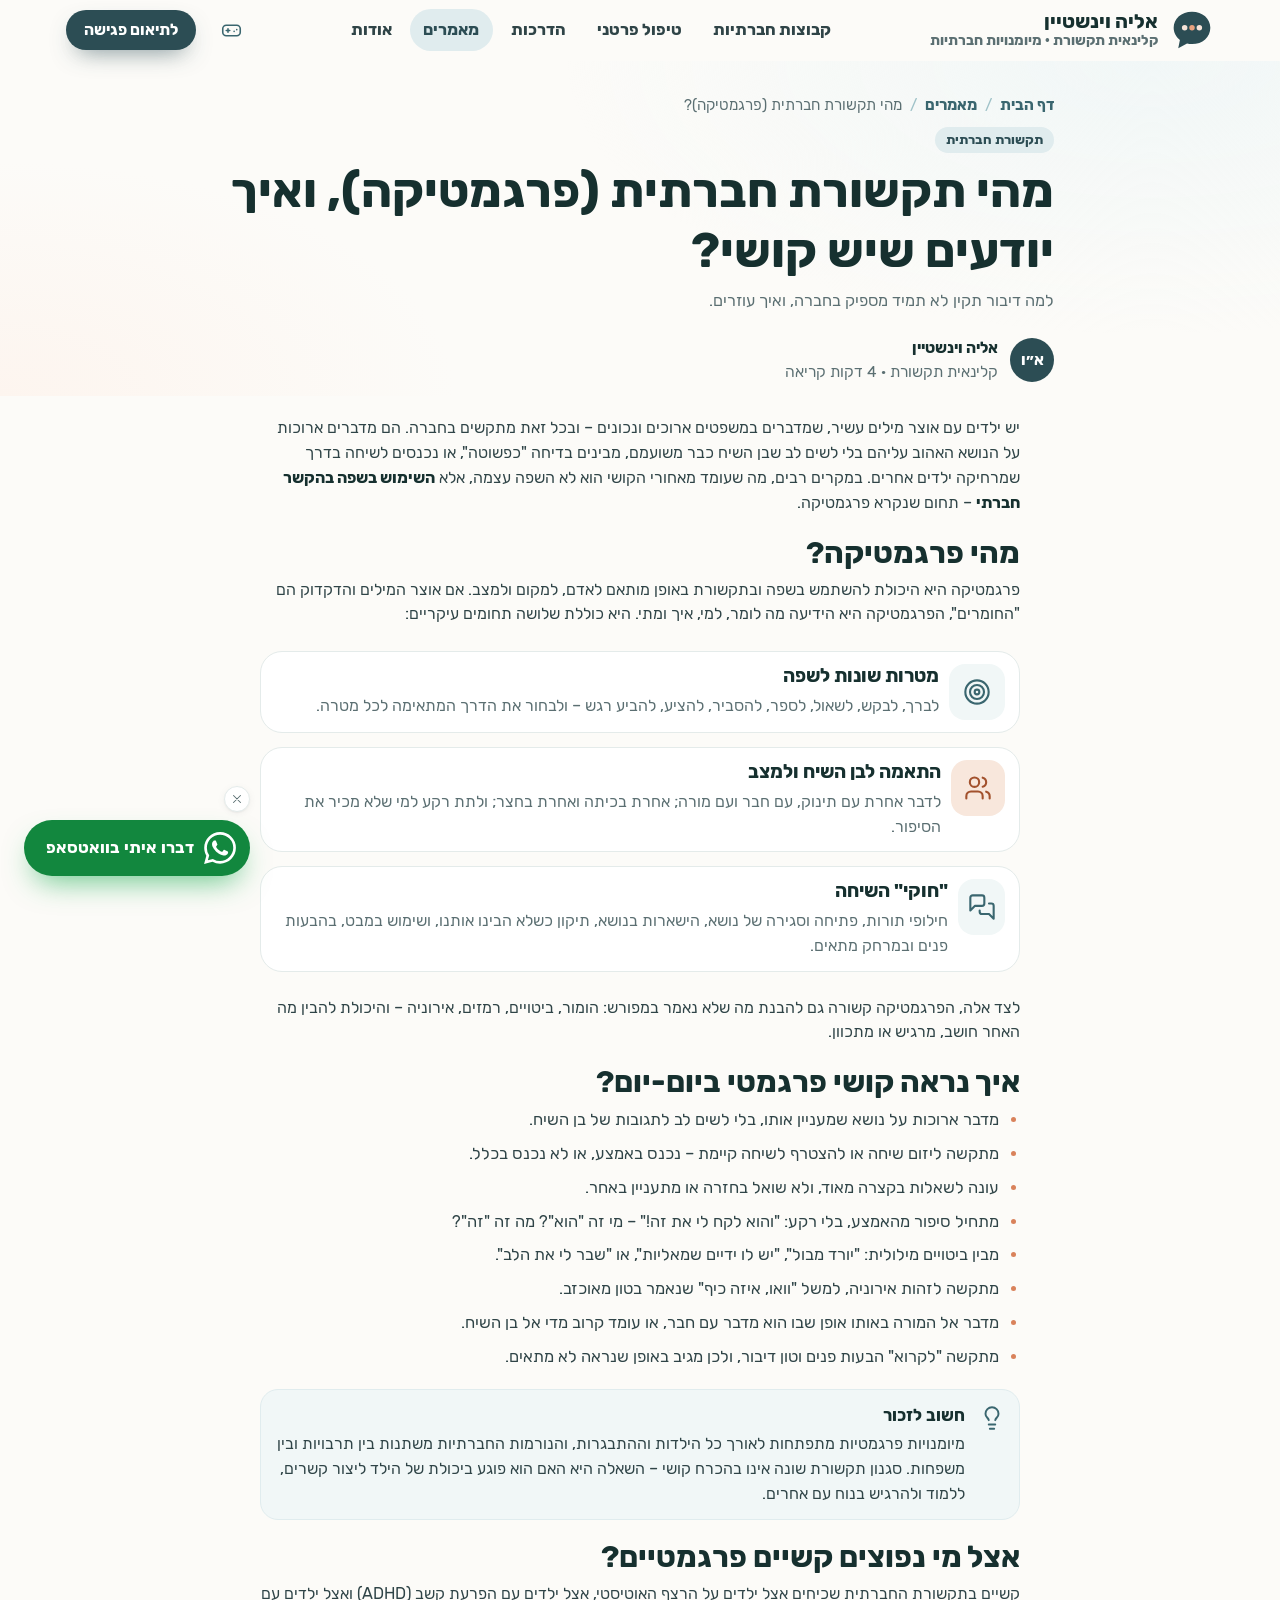
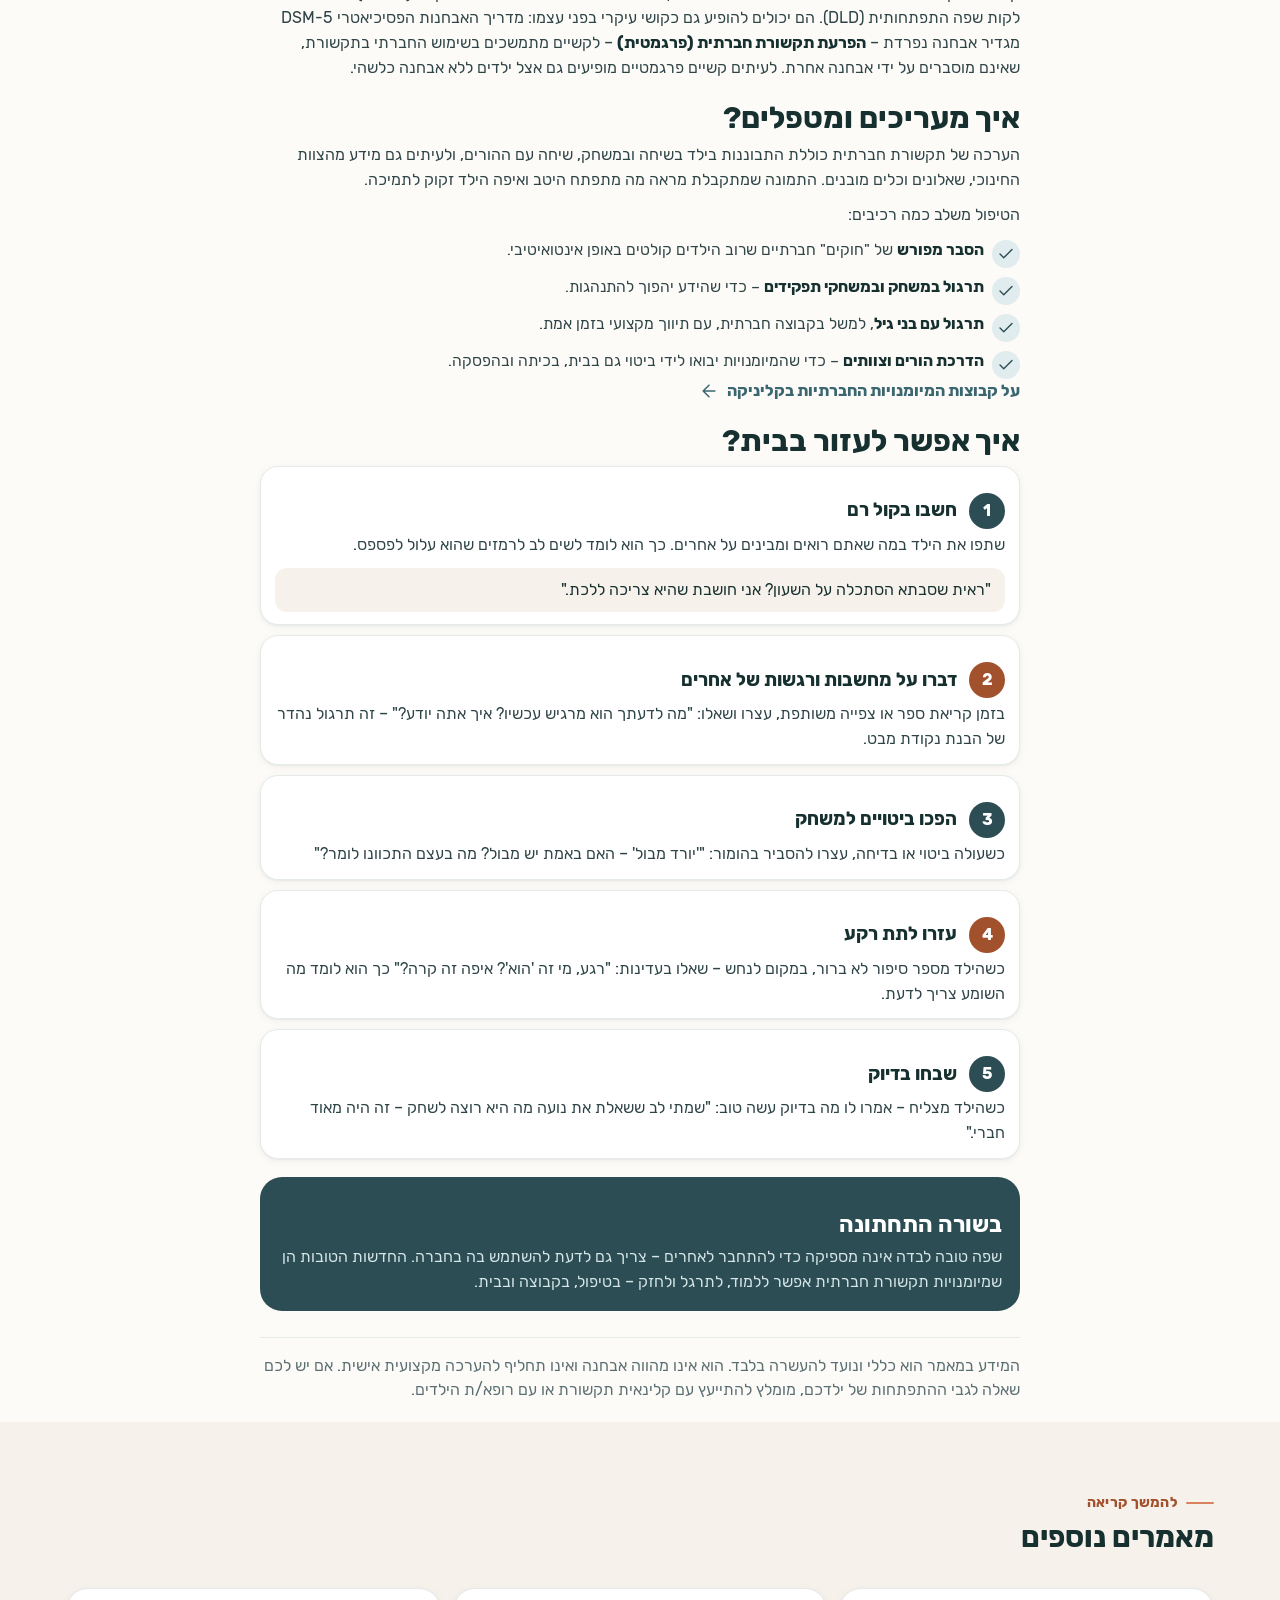
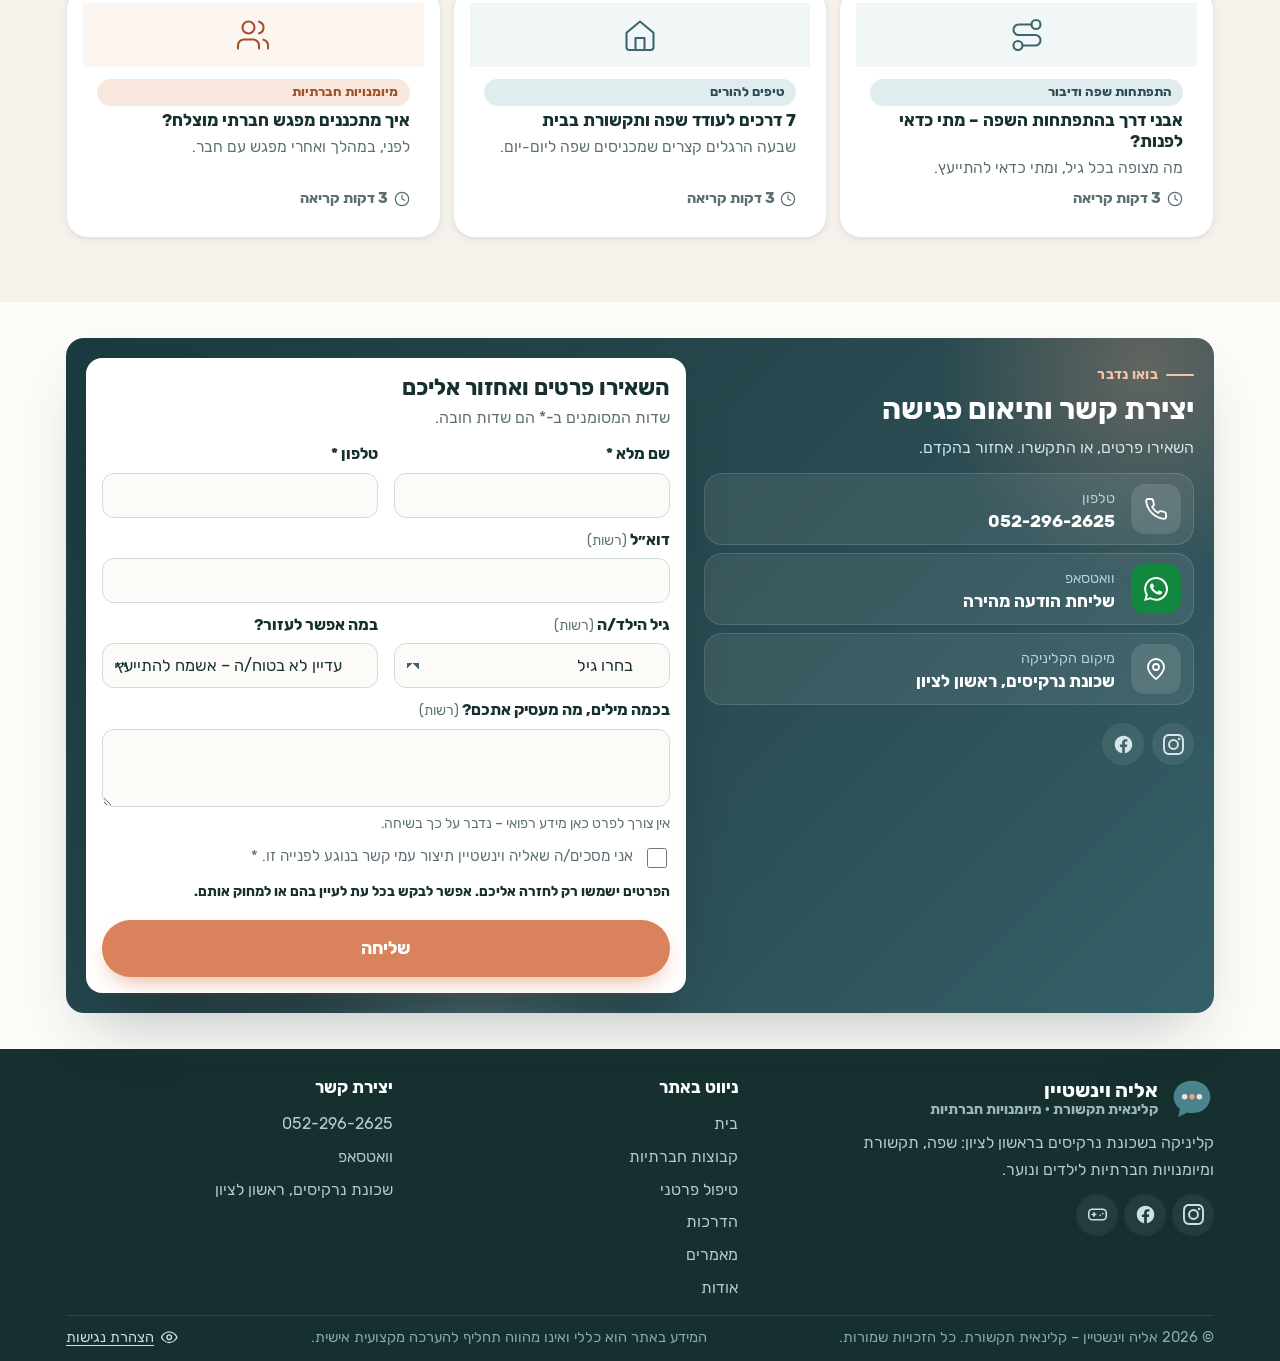
<file: article-pragmatics.html>
<!DOCTYPE html>
<html lang="he" dir="rtl">
<head>
<meta charset="UTF-8">
<meta name="viewport" content="width=device-width, initial-scale=1.0">
<title>מהי תקשורת חברתית (פרגמטיקה), ואיך יודעים שיש קושי? | אליה וינשטיין</title>
<meta name="description" content="הסבר על תקשורת חברתית (פרגמטיקה) בילדים: מה היא כוללת, סימנים לקושי פרגמטי, אצל מי הוא נפוץ, איך מעריכים ומטפלים, וטיפים להורים.">
<meta name="theme-color" content="#2c4d54">
<link rel="icon" href="favicon.ico" sizes="any">
<link rel="icon" href="favicon.svg" type="image/svg+xml">
<link rel="icon" href="favicon-32.png" type="image/png" sizes="32x32">
<link rel="apple-touch-icon" href="apple-touch-icon.png">

<meta property="og:locale" content="he_IL">
<meta property="og:title" content="מהי תקשורת חברתית (פרגמטיקה), ואיך יודעים שיש קושי? | אליה וינשטיין">
<meta property="og:description" content="הסבר על תקשורת חברתית (פרגמטיקה) בילדים: מה היא כוללת, סימנים לקושי פרגמטי, אצל מי הוא נפוץ, איך מעריכים ומטפלים, וטיפים להורים.">
<meta property="og:url" content="https://kobiwein.github.io/eliaSLPweb/article-pragmatics.html">
<meta property="og:image" content="https://kobiwein.github.io/eliaSLPweb/og-image.png">
<meta property="og:image:width" content="1200">
<meta property="og:image:height" content="630">
<meta property="og:image:alt" content="אליה וינשטיין, קלינאית תקשורת ומיומנויות חברתיות, ראשון לציון">
<meta name="twitter:card" content="summary_large_image">
<meta name="twitter:image" content="https://kobiwein.github.io/eliaSLPweb/og-image.png">
<link rel="canonical" href="https://kobiwein.github.io/eliaSLPweb/article-pragmatics.html">
<script>document.documentElement.classList.add('js');</script>
<style>@font-face{font-family:'Rubik';font-style:normal;font-weight:400;font-display:swap;src:url([data-uri]) format('woff')}
@font-face{font-family:'Rubik';font-style:normal;font-weight:700;font-display:swap;src:url([data-uri]) format('woff')}

:root{
  --ink:#16302f; --teal-900:#1b3a3f; --teal-800:#2c4d54; --teal-700:#3a666f; --teal-600:#4a828d;
  --teal-300:#9fc2c8; --teal-100:#e0ecee; --teal-50:#f1f7f7;
  --accent:#d9825b; --accent-ink:#a2512d; --accent-soft:#f8e7dc; --accent-50:#fdf5ef;
  --sand:#f6f1ea; --bg:#fcfbf8; --surface:#ffffff;
  --text:#2f4447; --muted:#5b6f72; --line:#e4ebea;
  --radius:22px; --radius-sm:14px;
  --shadow-sm:0 1px 2px rgba(22,48,47,.05),0 2px 8px rgba(22,48,47,.05);
  --shadow:0 10px 30px -12px rgba(22,48,47,.18),0 2px 6px rgba(22,48,47,.05);
  --shadow-lg:0 30px 60px -25px rgba(22,48,47,.30);
  --maxw:1180px;
  --font:'Rubik','Assistant','Heebo',system-ui,-apple-system,'Segoe UI',Arial,sans-serif;
}
*,*::before,*::after{box-sizing:border-box}
html{scroll-behavior:smooth;-webkit-text-size-adjust:100%}
body{margin:0;overflow-x:clip;font-family:var(--font);font-size:18px;line-height:1.75;color:var(--text);background:var(--bg);-webkit-font-smoothing:antialiased;text-rendering:optimizeLegibility}
img,svg{display:block;max-width:100%}
a{color:inherit;text-decoration:none}
p{margin:0 0 1em}
h1,h2,h3,h4{color:var(--ink);line-height:1.25;margin:0;font-weight:700;letter-spacing:0}
h1{font-size:clamp(2.1rem,4.6vw,3.6rem)}
h2{font-size:clamp(1.75rem,3.2vw,2.6rem)}
h3{font-size:1.3rem;font-weight:700}
strong{color:var(--ink);font-weight:700}
.ic{width:1.25em;height:1.25em;flex:none}
:focus-visible{outline:3px solid var(--accent);outline-offset:3px;border-radius:8px}
.skip{position:absolute;inset-inline-start:1rem;inset-block-start:-100px;background:var(--teal-800);color:#fff;padding:.6rem 1rem;border-radius:10px;z-index:100}
.skip:focus{inset-block-start:1rem}
.container{width:100%;max-width:var(--maxw);margin-inline:auto;padding-inline:24px}
.narrow{max-width:860px}
section{position:relative}
.section{padding-block:96px}
.section-tight{padding-block:64px}
.bg-sand{background:var(--sand)}
.bg-teal{background:var(--teal-50)}
.eyebrow{display:inline-flex;align-items:center;gap:.5rem;font-size:.95rem;font-weight:700;color:var(--accent-ink);letter-spacing:.02em;margin-block-end:14px}
.eyebrow::before{content:"";width:28px;height:2px;background:var(--accent);border-radius:2px}
.lead{font-size:1.22rem;color:var(--muted);line-height:1.8}
.sec-head{max-width:760px;margin-block-end:52px}
.sec-head.center{margin-inline:auto;text-align:center}
.sec-head.center .eyebrow::after{content:"";width:28px;height:2px;background:var(--accent);border-radius:2px}
.sec-head h2{margin-block-end:16px}
.sec-head p{font-size:1.15rem;color:var(--muted);margin:0}

/* buttons */
.btn{display:inline-flex;align-items:center;justify-content:center;gap:.6rem;font-family:inherit;font-weight:700;font-size:1.05rem;padding:.9rem 1.6rem;border-radius:999px;border:2px solid transparent;cursor:pointer;transition:transform .2s ease,box-shadow .2s ease,background-color .2s ease,color .2s ease;line-height:1.2}
.btn:hover{transform:translateY(-2px)}
.btn-primary{background:var(--teal-800);color:#fff;box-shadow:0 10px 24px -10px rgba(44,77,84,.7)}
.btn-primary:hover{background:var(--teal-900)}
.btn-accent{background:var(--accent);color:#fff;box-shadow:0 10px 24px -10px rgba(217,130,91,.8)}
.btn-accent:hover{background:#c8714b}
.btn-ghost{background:transparent;color:var(--teal-800);border-color:var(--teal-300)}
.btn-ghost:hover{background:var(--surface);border-color:var(--teal-600)}
.btn-white{background:#fff;color:var(--teal-900)}
.btn-wa{background:#12873e;color:#fff}
.btn-wa:hover{background:#0f7a36}
.btn-row{display:flex;flex-wrap:wrap;gap:14px}
.link-arrow{display:inline-flex;align-items:center;gap:.5rem;font-weight:700;color:var(--teal-700)}
.link-arrow .ic{transition:transform .25s ease}
a:hover .link-arrow .ic,.link-arrow:hover .ic{transform:translateX(-5px)}

/* header */
.site-header{position:sticky;inset-block-start:0;z-index:50;background:rgba(252,251,248,.86);backdrop-filter:saturate(160%) blur(14px);-webkit-backdrop-filter:saturate(160%) blur(14px);border-block-end:1px solid transparent;transition:border-color .3s,box-shadow .3s}
.site-header.scrolled{border-block-end-color:var(--line);box-shadow:0 6px 24px -18px rgba(22,48,47,.35)}
.nav{display:flex;align-items:center;justify-content:space-between;gap:24px;height:80px}
.brand{display:flex;align-items:center;gap:12px}
.logo-mark{width:44px;height:44px}
.brand-text{display:flex;flex-direction:column;line-height:1.15}
.brand-name{font-weight:800;font-size:1.25rem;color:var(--ink)}
.brand-sub{font-size:.88rem;color:var(--muted);font-weight:600}
.menu{display:flex;align-items:center;gap:4px;list-style:none;margin:0;padding:0}
.menu a{display:block;padding:.5rem .85rem;border-radius:999px;font-weight:600;color:var(--text);font-size:1.02rem;transition:background-color .2s,color .2s}
.menu a:hover{background:var(--teal-50);color:var(--teal-800)}
.menu a[aria-current="page"]{color:var(--teal-800);background:var(--teal-100)}
.nav-end{display:flex;align-items:center;gap:6px}
.icon-btn{display:inline-flex;align-items:center;justify-content:center;width:42px;height:42px;border-radius:50%;color:var(--teal-700);transition:background-color .2s,color .2s}
.icon-btn:hover{background:var(--teal-50);color:var(--teal-900)}
.icon-btn .ic{width:21px;height:21px}
.nav-cta{margin-inline-start:8px;padding:.7rem 1.25rem;font-size:1rem}
.burger{display:none;background:none;border:0;color:var(--teal-900);width:46px;height:46px;border-radius:12px;cursor:pointer;align-items:center;justify-content:center}
.burger .ic{width:28px;height:28px}
.burger:hover{background:var(--teal-50)}
.mobile-panel{display:none;border-block-start:1px solid var(--line);background:var(--bg);padding:12px 24px 24px}
.mobile-panel.open{display:block}
.mobile-panel ul{list-style:none;margin:0;padding:0}
.mobile-panel li a{display:flex;justify-content:space-between;align-items:center;padding:14px 4px;border-block-end:1px solid var(--line);font-weight:700;font-size:1.1rem;color:var(--ink)}
.mobile-panel li a[aria-current="page"]{color:var(--accent-ink)}
.mobile-social{display:flex;gap:8px;margin-block:16px}
.mobile-panel .btn{width:100%}
@media (max-width:1180px){.menu,.nav-end .icon-btn,.nav-cta{display:none}.burger{display:inline-flex}}

/* hero (home) */
.hero{overflow:hidden;padding-block:72px 96px;background:radial-gradient(1200px 500px at 85% -10%,var(--teal-50),transparent 60%),radial-gradient(800px 400px at 0% 100%,var(--accent-50),transparent 60%)}
.hero-grid{display:grid;grid-template-columns:1.1fr .9fr;gap:56px;align-items:center}
.hero h1{margin-block:6px 22px;position:relative;z-index:0}
.hero h1 .hl{color:var(--teal-700);position:relative;white-space:nowrap}
.hero h1 .hl::after{content:"";position:absolute;inset-inline:0;inset-block-end:.06em;height:.22em;background:var(--accent-soft);z-index:-1;border-radius:6px}
.hero .lead{max-width:600px;margin-block-end:32px}
.trust{display:flex;flex-wrap:wrap;gap:12px 26px;margin-block-start:36px;padding:0;list-style:none}
.trust li{display:flex;align-items:center;gap:.5rem;font-weight:600;color:var(--teal-800);font-size:1rem}
.trust .ic{color:var(--accent);width:22px;height:22px}
.hero-art{position:relative}
.hero-art svg{width:100%;height:auto}
.float-card{position:absolute;background:var(--surface);border-radius:18px;box-shadow:var(--shadow);padding:14px 18px;display:flex;align-items:center;gap:12px;font-weight:700;color:var(--ink);font-size:.98rem}
.float-card .ic{width:36px;height:36px;padding:8px;border-radius:12px;background:var(--teal-50);color:var(--teal-700)}
.float-card small{display:block;font-weight:500;color:var(--muted);font-size:.85rem}
.fc-1{inset-block-start:8%;inset-inline-end:-4%}
.fc-2{inset-block-end:10%;inset-inline-start:-6%}
.fc-2 .ic{background:var(--accent-soft);color:var(--accent-ink)}

/* page hero (inner) */
.page-hero{padding-block:44px 80px;overflow:hidden;background:radial-gradient(900px 420px at 90% 0%,var(--teal-50),transparent 65%),radial-gradient(700px 360px at 0% 100%,var(--accent-50),transparent 65%)}
.crumbs{display:flex;align-items:center;gap:.5rem;font-size:.95rem;color:var(--muted);margin-block-end:36px;list-style:none;padding:0}
.crumbs a{color:var(--teal-700);font-weight:600}
.crumbs a:hover{text-decoration:underline}
.crumbs li+li::before{content:"/";margin-inline-end:.5rem;color:var(--teal-300)}
.ph-grid{display:grid;grid-template-columns:1.15fr .85fr;gap:56px;align-items:center}
.page-hero h1{margin-block:4px 20px}
.page-hero .lead{margin-block-end:30px;max-width:620px}

/* cards */
.grid{display:grid;gap:24px}
.g-2{grid-template-columns:repeat(2,1fr)}
.g-3{grid-template-columns:repeat(3,1fr)}
.g-4{grid-template-columns:repeat(4,1fr)}
.card{background:var(--surface);border:1px solid var(--line);border-radius:var(--radius);padding:32px;box-shadow:var(--shadow-sm);transition:transform .3s ease,box-shadow .3s ease,border-color .3s}
.card h3{margin-block:18px 10px}
.card p{color:var(--muted);margin:0;font-size:1.05rem}
.card.hover:hover{transform:translateY(-6px);box-shadow:var(--shadow-lg);border-color:transparent}
.badge-ic{display:inline-flex;align-items:center;justify-content:center;width:56px;height:56px;border-radius:16px;background:var(--teal-50);color:var(--teal-700)}
.badge-ic .ic{width:28px;height:28px}
.badge-ic.warm{background:var(--accent-soft);color:var(--accent-ink)}

/* service cards */
.service{display:flex;flex-direction:column;position:relative;overflow:hidden;padding:0}
.service .art{height:190px;display:flex;align-items:center;justify-content:center;background:var(--teal-50);position:relative;overflow:hidden}
.service .art svg{height:150px;width:auto;transition:transform .5s ease}
.service:hover .art svg{transform:scale(1.06) rotate(-1.5deg)}
.service.warm .art{background:var(--accent-50)}
.service .body{padding:28px 30px 30px;display:flex;flex-direction:column;flex:1}
.service h3{margin:0 0 10px;font-size:1.4rem}
.service p{flex:1;margin-block-end:22px}
.tag{position:absolute;inset-block-start:16px;inset-inline-start:16px;background:var(--accent-ink);color:#fff;font-weight:700;font-size:.82rem;padding:.3rem .8rem;border-radius:999px;z-index:2}
.service-featured{grid-row:span 1}

/* checklist */
.checks{list-style:none;margin:0;padding:0;display:grid;gap:14px}
.checks li{display:flex;gap:14px;align-items:flex-start;font-size:1.08rem}
.checks li .ic{flex:none;width:28px;height:28px;padding:5px;border-radius:50%;background:var(--teal-100);color:var(--teal-800);margin-block-start:2px}
.checks.warm li .ic{background:var(--accent-soft);color:var(--accent-ink)}

/* signs panel */
.signs{display:grid;grid-template-columns:repeat(2,1fr);gap:24px}
.signs .card h3{display:flex;align-items:center;gap:12px;margin:0 0 18px}
.signs .card h3 .badge-ic{width:46px;height:46px;border-radius:14px}
.note{display:flex;gap:12px;align-items:flex-start;margin-block-start:12px;padding:18px 22px;border-radius:var(--radius-sm);background:var(--surface);border:1px dashed var(--teal-300);color:var(--muted);font-size:1rem}
.note .ic{color:var(--teal-600);margin-block-start:4px}

/* steps */
.steps{list-style:none;padding:0;margin:0;display:grid;grid-template-columns:repeat(4,1fr);gap:24px;counter-reset:s;position:relative}
.steps li{position:relative;background:var(--surface);border-radius:var(--radius);padding:30px 26px;border:1px solid var(--line);box-shadow:var(--shadow-sm)}
.steps .num{display:inline-flex;align-items:center;justify-content:center;width:48px;height:48px;border-radius:50%;background:var(--teal-800);color:#fff;font-weight:800;font-size:1.2rem;margin-block-end:16px;box-shadow:0 0 0 6px var(--teal-50)}
.steps li:nth-child(even) .num{background:var(--accent-ink)}
.steps h3{font-size:1.2rem;margin-block-end:8px}
.steps p{color:var(--muted);font-size:1.02rem;margin:0}

/* split / about teaser */
.split{display:grid;grid-template-columns:1fr 1fr;gap:64px;align-items:center}
.portrait{position:relative;aspect-ratio:4/5;border-radius:200px 200px var(--radius) var(--radius);background:linear-gradient(160deg,var(--teal-100),var(--teal-50) 55%,var(--accent-50));overflow:hidden;display:flex;align-items:center;justify-content:center;box-shadow:var(--shadow-lg)}
.portrait .ph{display:flex;flex-direction:column;align-items:center;gap:14px;color:var(--teal-700);text-align:center;padding:24px}
.portrait .mono{width:120px;height:120px;border-radius:50%;background:var(--surface);display:flex;align-items:center;justify-content:center;font-size:2.6rem;font-weight:800;color:var(--teal-800);box-shadow:var(--shadow)}
.portrait .ph span{font-weight:600;font-size:.98rem;opacity:.85}
.portrait-wrap{position:relative;isolation:isolate;max-width:440px;margin-inline:auto;width:100%}
.portrait-wrap::before{content:"";position:absolute;inset:auto -22px -22px auto;width:70%;height:70%;border-radius:var(--radius);background:var(--accent-soft);z-index:-1}
.portrait-wrap .float-card{inset-block-end:28px;inset-inline-end:-30px}
blockquote.quote{margin:28px 0;padding:26px 30px;background:var(--surface);border-radius:var(--radius);border-inline-start:5px solid var(--accent);box-shadow:var(--shadow-sm);font-size:1.18rem;color:var(--ink);font-weight:500;position:relative}
blockquote.quote::before{content:"”";position:absolute;inset-block-start:-18px;inset-inline-end:22px;font-size:5rem;line-height:1;color:var(--accent-soft);font-family:Georgia,serif}
blockquote.quote footer{margin-block-start:12px;font-size:1rem;color:var(--accent-ink);font-weight:700}

/* principles */
.principle{display:flex;gap:18px;align-items:flex-start;padding:26px;border-radius:var(--radius);background:var(--surface);border:1px solid var(--line)}
.principle h3{font-size:1.18rem;margin-block-end:6px}
.principle p{margin:0;color:var(--muted);font-size:1.02rem}

/* prose */
.prose p{font-size:1.12rem}
.prose h2{margin-block:8px 18px}
.prose h3{margin-block:34px 12px;font-size:1.45rem}

/* info list */
.facts{display:grid;gap:0;background:var(--surface);border-radius:var(--radius);border:1px solid var(--line);box-shadow:var(--shadow);overflow:hidden}
.facts .row{display:flex;gap:16px;align-items:center;padding:20px 24px;border-block-end:1px solid var(--line)}
.facts .row:last-child{border-block-end:0}
.facts .row .badge-ic{width:48px;height:48px;border-radius:14px}
.facts .k{font-size:.9rem;color:var(--muted);font-weight:600}
.facts .v{font-size:1.1rem;color:var(--ink);font-weight:700;line-height:1.35}
.facts-head{padding:20px 24px;background:var(--teal-800);color:#fff;font-weight:800;font-size:1.15rem}

/* audience blocks */
.aud{display:grid;grid-template-columns:280px 1fr;gap:40px;padding:40px;border-radius:var(--radius);background:var(--surface);border:1px solid var(--line);box-shadow:var(--shadow-sm)}
.aud+.aud{margin-block-start:24px}
.aud-head h3{font-size:1.55rem;margin-block:16px 10px}
.aud-head p{color:var(--muted);margin:0;font-size:1.05rem}

/* chips */
.chips{display:flex;flex-wrap:wrap;gap:10px;list-style:none;padding:0;margin:0}
.chips li{padding:.45rem 1rem;border-radius:999px;background:var(--surface);border:1px solid var(--line);font-weight:600;color:var(--teal-800);font-size:.98rem}

/* placeholder to fill */
.todo{background:#fff6d6;border:1px dashed #d9b44a;border-radius:6px;padding:0 .35em;color:#7a5b00;font-weight:600}

/* FAQ */
.faq{display:grid;gap:14px}
.faq details{background:var(--surface);border:1px solid var(--line);border-radius:18px;padding:0 26px;transition:box-shadow .3s,border-color .3s}
.faq details[open]{box-shadow:var(--shadow);border-color:transparent}
.faq summary{list-style:none;cursor:pointer;display:flex;justify-content:space-between;align-items:center;gap:16px;padding:22px 0;font-weight:700;font-size:1.15rem;color:var(--ink)}
.faq summary::-webkit-details-marker{display:none}
.faq summary .ic{color:var(--teal-600);transition:transform .3s;width:24px;height:24px}
.faq details[open] summary .ic{transform:rotate(180deg)}
.faq .ans{padding-block-end:22px;color:var(--muted);font-size:1.07rem}
.faq .ans p:last-child{margin:0}

/* contact */
.contact{padding-block:96px}
.contact-box{position:relative;overflow:hidden;border-radius:32px;background:linear-gradient(135deg,var(--teal-900),var(--teal-800) 60%,#356068);color:#fff;padding:64px;display:grid;grid-template-columns:1.1fr .9fr;gap:48px;align-items:center;box-shadow:var(--shadow-lg)}
.contact-box::before,.contact-box::after{content:"";position:absolute;border-radius:50%;pointer-events:none}
.contact-box::before{width:420px;height:420px;inset-block-start:-180px;inset-inline-start:-140px;background:radial-gradient(circle,rgba(233,162,127,.28),transparent 70%)}
.contact-box::after{width:360px;height:360px;inset-block-end:-200px;inset-inline-end:20%;background:radial-gradient(circle,rgba(159,194,200,.22),transparent 70%)}
.contact-box > *{position:relative;z-index:1}
.contact-box h2{color:#fff;margin-block-end:16px}
.contact-box .eyebrow{color:#f3c3a8}
.contact-box .eyebrow::before{background:#f3c3a8}
.contact-box p{color:#d6e6e8;font-size:1.15rem}
.c-list{display:grid;gap:14px}
.c-item{display:flex;align-items:center;gap:16px;padding:18px 20px;border-radius:18px;background:rgba(255,255,255,.08);border:1px solid rgba(255,255,255,.12);transition:background-color .2s,transform .2s}
a.c-item:hover{background:rgba(255,255,255,.14);transform:translateY(-2px)}
.c-item .ci{display:inline-flex;align-items:center;justify-content:center;width:50px;height:50px;border-radius:14px;background:rgba(255,255,255,.12);color:#fff;flex:none}
.c-item .ci .ic{width:24px;height:24px}
.c-item .k{font-size:.9rem;color:#b9d3d6}
.c-item .v{font-size:1.25rem;font-weight:800;color:#fff;line-height:1.3}
.c-item.wa .ci{background:#12873e}

/* footer */
.site-footer{background:var(--ink);color:#b9cccd;padding-block:64px 28px;font-size:1rem}
.f-grid{display:grid;grid-template-columns:1.4fr 1fr 1fr;gap:40px}
.site-footer .brand-name{color:#fff}
.site-footer .logo-mark path{fill:#4a828d}
.site-footer .brand-sub{color:#9db7b9}
.site-footer h4{color:#fff;font-size:1.05rem;margin-block-end:14px}
.site-footer ul{list-style:none;margin:0;padding:0;display:grid;gap:8px}
.site-footer a:hover{color:#fff}
.f-a11y{display:inline-flex;align-items:center;gap:.4rem;color:#cfe0e1;text-decoration:underline;text-underline-offset:3px}
.f-about{margin-block-start:8px;max-width:380px;line-height:1.7}
.f-social{display:flex;gap:6px;margin-block-start:8px}
.f-social .icon-btn{color:#cfe0e1;background:rgba(255,255,255,.06)}
.f-social .icon-btn:hover{background:rgba(255,255,255,.14);color:#fff}
.f-bottom{margin-block-start:44px;padding-block-start:22px;border-block-start:1px solid rgba(255,255,255,.1);display:flex;flex-wrap:wrap;justify-content:space-between;gap:12px;font-size:.92rem;color:#8eaaac}

/* whatsapp widget */
.wa-widget{position:fixed;inset-block-end:24px;inset-inline-end:24px;z-index:60;display:flex;flex-direction:column;align-items:flex-start;gap:8px}
.wa-close{width:26px;height:26px;border-radius:50%;background:#fff;border:1px solid var(--line);color:var(--muted);display:inline-flex;align-items:center;justify-content:center;cursor:pointer;box-shadow:var(--shadow-sm);padding:0}
.wa-close .ic{width:14px;height:14px}
.wa-close:hover{color:var(--ink)}
.wa-btn{display:flex;align-items:center;gap:10px;background:#12873e;color:#fff;border-radius:999px;padding:12px;box-shadow:0 14px 30px -10px rgba(31,174,84,.7);transition:transform .2s,background-color .2s}
.wa-btn:hover{transform:scale(1.05);background:#0f7a36}
.wa-btn .ic{width:32px;height:32px}
.wa-btn .wa-label{font-weight:700;padding-inline-end:8px;display:none}
@media (min-width:900px){.wa-btn{padding:12px 14px}.wa-btn .wa-label{display:inline}}
.wa-widget.hidden{display:none}


/* contact form */
.contact-box{grid-template-columns:.9fr 1.1fr;align-items:start}
.c-social{display:flex;gap:8px;margin-block-start:18px}
.c-social .icon-btn{color:#d6e6e8;background:rgba(255,255,255,.08)}
.c-social .icon-btn:hover{background:rgba(255,255,255,.16);color:#fff}
.form-card{background:var(--surface);color:var(--text);border-radius:24px;padding:34px;box-shadow:0 30px 60px -30px rgba(0,0,0,.45)}
.form-card h3{font-size:1.4rem;margin-block-end:4px}
.form-card .sub{color:var(--muted);font-size:1rem;margin-block-end:22px}
.f-row{display:grid;grid-template-columns:1fr 1fr;gap:16px}
.field{display:flex;flex-direction:column;gap:6px;margin-block-end:16px}
.field label{font-weight:700;color:var(--ink);font-size:.98rem}
.field .opt{font-weight:500;color:var(--muted);font-size:.88rem}
.field input,.field select,.field textarea{font-family:inherit;font-size:1.02rem;color:var(--ink);background:var(--bg);border:1.5px solid #cfdcdb;border-radius:12px;padding:.75rem .9rem;transition:border-color .2s,box-shadow .2s,background-color .2s;width:100%}
.field textarea{min-height:110px;resize:vertical;line-height:1.6}
.field select{appearance:none;-webkit-appearance:none;background-image:linear-gradient(45deg,transparent 50%,var(--teal-700) 50%),linear-gradient(135deg,var(--teal-700) 50%,transparent 50%);background-position:left 18px center,left 12px center;background-size:6px 6px,6px 6px;background-repeat:no-repeat;padding-inline-end:.9rem;padding-inline-start:2.2rem}
.field input:focus,.field select:focus,.field textarea:focus{outline:none;border-color:var(--teal-600);background:#fff;box-shadow:0 0 0 4px rgba(74,130,141,.18)}
.field [aria-invalid="true"]{border-color:#b42318;background:#fff8f7}
.err{color:#b42318;font-size:.9rem;font-weight:600;min-height:0}
.err:empty{display:none}
.hp{position:absolute!important;inset-inline-start:-9999px;width:1px;height:1px;overflow:hidden}
.consent{display:flex;gap:10px;align-items:flex-start;font-size:.95rem;color:var(--muted);margin-block:4px 6px;line-height:1.55}
.consent input{width:20px;height:20px;margin-block-start:3px;accent-color:var(--teal-700);flex:none}
.form-card .privacy{font-size:.86rem;color:var(--ink);font-weight:700;line-height:1.55;margin:10px 0 18px}
.form-card .btn{width:100%;font-size:1.1rem;padding:1rem}
.form-card .btn[disabled]{opacity:.65;cursor:wait;transform:none}
.f-status{margin-block-start:14px;border-radius:12px;padding:12px 14px;font-weight:600;font-size:.98rem}
.f-status:empty{display:none}
.f-status.ok{background:#e8f6ee;color:#11633a;border:1px solid #bfe5cf}
.f-status.bad{background:#fdecea;color:#912018;border:1px solid #f5c2bc}

/* articles */
.art-card{display:flex;flex-direction:column;padding:0;overflow:hidden}
.art-card .cover{height:150px;display:flex;align-items:center;justify-content:center;background:var(--teal-50);color:var(--teal-700)}
.art-card.warm .cover{background:var(--accent-50);color:var(--accent-ink)}
.art-card .cover .ic{width:64px;height:64px;stroke-width:1.4}
.art-card .body{padding:26px 28px 28px;display:flex;flex-direction:column;flex:1}
.art-card h2,.art-card h3{font-size:1.3rem;margin:8px 0 10px}
.art-card p{flex:1;margin-block-end:18px}
.meta{display:flex;flex-wrap:wrap;gap:6px 16px;font-size:.9rem;color:var(--muted);font-weight:600}
.meta span{display:inline-flex;align-items:center;gap:.35rem}
.meta .ic{width:16px;height:16px}
.cat{display:inline-block;font-size:.82rem;font-weight:700;color:var(--teal-800);background:var(--teal-100);padding:.2rem .7rem;border-radius:999px}
.warm .cat{background:var(--accent-soft);color:var(--accent-ink)}
.article-hero{padding-block:44px 56px;background:radial-gradient(900px 420px at 90% 0%,var(--teal-50),transparent 65%),radial-gradient(700px 360px at 0% 100%,var(--accent-50),transparent 65%)}
.article-hero h1{font-size:clamp(1.9rem,4vw,3rem);margin-block:14px 18px}
.article-hero .lead{margin-block-end:22px}
.byline{display:flex;align-items:center;gap:12px;font-size:.98rem;color:var(--muted)}
.byline .av{width:44px;height:44px;border-radius:50%;background:var(--teal-800);color:#fff;display:flex;align-items:center;justify-content:center;font-weight:700}
.byline strong{display:block;color:var(--ink)}
.article{padding-block:56px 24px}
.article .prose{max-width:760px;margin-inline:auto}
.prose h2{font-size:clamp(1.45rem,2.6vw,1.9rem);margin-block:44px 14px}
.prose ul.dots{padding-inline-start:1.3rem;margin:0 0 1.2em}
.prose ul.dots li{margin-block-end:.5em}
.prose ul.dots li::marker{color:var(--accent)}
.callout{display:flex;gap:14px;align-items:flex-start;padding:20px 24px;border-radius:18px;background:var(--teal-50);border:1px solid var(--teal-100);margin:26px 0;font-size:1.05rem}
.callout .ic{color:var(--teal-700);width:26px;height:26px;margin-block-start:3px}
.callout.warm{background:var(--accent-50);border-color:var(--accent-soft)}
.callout.warm .ic{color:var(--accent-ink)}
.callout p:last-child{margin:0}
.callout strong{display:block;margin-block-end:4px}
.tip{position:relative;padding:22px 24px 22px 24px;border-radius:18px;background:var(--surface);border:1px solid var(--line);box-shadow:var(--shadow-sm);margin-block-end:18px}
.tip h2,.tip h3{display:flex;align-items:center;gap:12px;font-size:1.22rem;margin:0 0 8px}
.tip h2 .n,.tip h3 .n{display:inline-flex;align-items:center;justify-content:center;width:36px;height:36px;border-radius:50%;background:var(--teal-800);color:#fff;font-size:1rem;flex:none}
.tip:nth-of-type(even) h2 .n,.tip:nth-of-type(even) h3 .n{background:var(--accent-ink)}
.tip p{margin:0;color:var(--text);font-size:1.06rem}
.tip .ex{margin-block-start:10px;padding:10px 14px;border-radius:12px;background:var(--sand);font-size:1rem;color:var(--ink)}
.timeline{list-style:none;margin:24px 0;padding:0;display:grid;gap:16px}
.timeline li{display:grid;grid-template-columns:120px 1fr;gap:20px;align-items:start;padding:22px 24px;border-radius:18px;background:var(--surface);border:1px solid var(--line);box-shadow:var(--shadow-sm)}
.timeline .age{display:flex;align-items:center;justify-content:center;text-align:center;font-weight:700;color:var(--teal-800);background:var(--teal-100);border-radius:14px;padding:12px 8px;line-height:1.3;font-size:1.02rem}
.timeline li:nth-child(even) .age{background:var(--accent-soft);color:var(--accent-ink)}
.timeline ul{margin:0;padding-inline-start:1.1rem}
.timeline ul li{display:list-item;padding:0;border:0;box-shadow:none;background:none;border-radius:0;margin-block-end:.3em}
.timeline ul li::marker{color:var(--accent)}
.flags{background:#fff8f3;border:1px solid var(--accent-soft);border-radius:var(--radius);padding:26px 28px;margin:22px 0}
.flags h3{margin:0 0 12px;font-size:1.2rem;color:var(--accent-ink)}
.bottom-line{background:var(--teal-800);color:#d6e6e8;border-radius:var(--radius);padding:28px 30px;margin:40px 0 0}
.bottom-line h2{color:#fff;margin:0 0 10px;font-size:1.4rem}
.bottom-line p{margin:0;font-size:1.08rem}
.disclaimer{margin-block-start:26px;font-size:.92rem;color:var(--muted);border-block-start:1px solid var(--line);padding-block-start:16px}
@media (max-width:760px){
  .f-row{grid-template-columns:1fr;gap:0}
  .form-card{padding:24px 20px}
  .timeline li{grid-template-columns:1fr;gap:12px}
  .timeline .age{justify-content:flex-start;padding:8px 14px;width:max-content}
  .g-3 > .service:last-child:nth-child(odd){flex-direction:column}
}

/* reveal */
.js .reveal{opacity:0;transform:translateY(22px);transition:opacity .7s ease,transform .7s ease}
.js .reveal.in{opacity:1;transform:none}
.js .reveal.d1{transition-delay:.08s}.js .reveal.d2{transition-delay:.16s}.js .reveal.d3{transition-delay:.24s}
@media (prefers-reduced-motion:reduce){html{scroll-behavior:auto}.js .reveal{opacity:1;transform:none;transition:none}*{transition:none!important;animation:none!important}}

/* responsive */
@media (max-width:1060px){
  .g-4,.steps{grid-template-columns:repeat(2,1fr)}
  .hero-grid,.ph-grid{grid-template-columns:1fr}
  .hero-art,.ph-art{max-width:520px;margin-inline:auto;width:100%}
  .split{grid-template-columns:1fr;gap:56px}
  .contact-box{grid-template-columns:1fr;padding:48px 36px}
  .aud{grid-template-columns:1fr;gap:24px}
}
@media (min-width:761px) and (max-width:1060px){
  .g-3{grid-template-columns:repeat(2,1fr)}
  .g-3 > :last-child:nth-child(odd){grid-column:1 / -1}
  .g-3 > .service:last-child:nth-child(odd){flex-direction:row;align-items:stretch}
  .g-3 > .service:last-child:nth-child(odd) .art{width:42%;height:auto;min-height:220px}
  .signs .card{padding:28px}
}
@media (max-width:760px){
  body{font-size:17px}
  .section,.contact{padding-block:68px}
  .hero{padding-block:40px 64px}
  .g-2,.g-3,.g-4,.steps,.signs{grid-template-columns:1fr}
  .f-grid{grid-template-columns:1fr;gap:32px}
  .card,.aud{padding:26px}
  .contact-box{padding:40px 22px;border-radius:24px}
  .fc-1{inset-inline-end:0}.fc-2{inset-inline-start:0}
  .portrait-wrap .float-card{inset-inline-end:0}
  .hero h1 .hl{white-space:normal}
  .nav{height:70px}
  .brand-sub{font-size:.8rem}
  .btn-row .btn{flex:1 1 100%}
}
@media print{.site-header,.wa-widget,.contact-box::before,.contact-box::after{display:none}.js .reveal{opacity:1;transform:none}}

/* density */
body{font-size:16.5px;line-height:1.55}
h1{font-size:clamp(1.75rem,3.2vw,2.45rem)}
h2{font-size:clamp(1.35rem,2.3vw,1.85rem)}
h3{font-size:1.1rem}
p{margin:0 0 .65em}
.section{padding-block:44px}
.lead{font-size:1.02rem;line-height:1.5}
.sec-head{margin-block-end:18px}
.sec-head h2{margin-block-end:6px}
.sec-head p{font-size:.98rem}
.eyebrow{margin-block-end:6px;font-size:.88rem}
.hero{padding-block:28px 32px}
.hero-grid,.ph-grid{gap:24px}
.hero h1{margin-block:2px 8px}
.hero .lead{margin-block-end:14px}
.trust{margin-block-start:14px;gap:6px 16px}
.page-hero{padding-block:18px 24px}
.crumbs{margin-block-end:8px}
.page-hero h1{margin-block:2px 8px}
.page-hero .lead{margin-block-end:12px}
.grid{gap:12px}
.card{padding:14px 16px}
.card h3{margin-block:6px 4px}
.card p{font-size:.98rem}
.service .art{height:100px}
.service .art svg{height:82px}
.service .body{padding:12px 14px 14px}
.service h3{margin:0 0 4px;font-size:1.08rem}
.service p{margin-block-end:8px}
.checks{gap:7px}
.checks li{font-size:.98rem;gap:8px}
.signs{gap:12px}
.note{margin-block-start:12px;padding:10px 12px}
.steps{gap:10px}
.steps li{padding:12px 14px}
.steps .num{width:34px;height:34px;margin-block-end:6px;font-size:.95rem;box-shadow:0 0 0 4px var(--teal-50)}
.steps h3{margin-block-end:4px}
.split{gap:24px}
blockquote.quote{margin:10px 0;padding:12px 14px;font-size:.98rem}
blockquote.quote::before{font-size:2.4rem;inset-block-start:-8px}
.principle{padding:12px 14px;gap:10px}
.prose p{font-size:1rem}
.prose h2{margin-block:18px 6px}
.prose h3{margin-block:14px 4px;font-size:1.15rem}
.facts .row{padding:8px 12px}
.aud{gap:12px;padding:14px 16px}
.aud+.aud{margin-block-start:10px}
.aud-head h3{font-size:1.12rem;margin-block:4px 2px}
.faq{gap:6px}
.faq details{padding:0 14px;border-radius:12px}
.faq summary{padding:10px 0;font-size:.98rem}
.faq .ans{padding-block-end:10px;font-size:.96rem}
.contact{padding-block:36px}
.contact-box{padding:20px;gap:18px;border-radius:18px}
.contact-box h2{margin-block-end:8px}
.contact-box p{font-size:1rem}
.form-card{padding:16px;border-radius:16px}
.form-card .sub{margin-block-end:12px}
.field{margin-block-end:10px}
.field textarea{min-height:64px}
.site-footer{padding-block:28px 12px}
.f-grid{gap:18px}
.f-about{margin-block-start:8px}
.f-bottom{margin-block-start:14px;padding-block-start:10px}
.article-hero{padding-block:18px 12px}
.article-hero h1{margin-block:8px 8px}
.article{padding-block:20px 8px}
.nav{height:60px}
.container{padding-inline:16px}
.art-card .cover{height:64px}
.art-card .cover .ic{width:36px;height:36px}
.art-card .body{padding:12px 14px 12px}
.art-card h2,.art-card h3{font-size:1.05rem;margin:4px 0 4px}
.art-card p{margin-block-end:8px}
.btn{padding:.55rem 1rem;font-size:.98rem}
.c-list{gap:8px}
.c-item{padding:10px 12px}
.c-item .v{font-size:1.05rem}
.portrait{aspect-ratio:5/4}
.callout{margin:14px 0;padding:12px 14px}
.tip{padding:12px 14px;margin-block-end:10px}
.timeline li{padding:12px 14px;gap:12px}
.bottom-line{padding:16px 18px;margin:18px 0 0}
@media (max-width:1060px){
  .split{gap:20px}
  .contact-box{padding:20px 16px}
  .hero-art,.ph-art{max-width:240px}
}
@media (max-width:760px){
  body{font-size:16px}
  .section,.contact{padding-block:32px}
  .hero{padding-block:18px 22px}
  .card,.aud{padding:12px}
  .contact-box{padding:16px 12px}
  .nav{height:56px}
}

@media (max-width:760px){
  body{display:flex;flex-direction:column;height:100dvh;overflow:hidden}
  .site-header{flex:none;max-height:70dvh;overflow:auto}
  .page-scroll{flex:1 1 auto;min-height:0;overflow:auto;padding-bottom:16px;scroll-behavior:smooth}
  .hero-art{max-width:100%;display:flex;flex-direction:column;align-items:center;gap:10px}
  .hero-art>svg{width:min(230px,68vw);height:auto}
  .hero-art .float-card{position:static;width:100%;max-width:420px}
  .wa-widget{position:static;flex:none;align-self:flex-end;width:max-content;max-width:calc(100% - 16px);padding:8px 16px calc(12px + env(safe-area-inset-bottom,0px));inset:auto}
}
</style>
<meta property="og:type" content="article">
<script type="application/ld+json">{"@context": "https://schema.org", "@type": "Article", "headline": "מהי תקשורת חברתית (פרגמטיקה), ואיך יודעים שיש קושי?", "description": "הסבר על תקשורת חברתית (פרגמטיקה) בילדים: מה היא כוללת, סימנים לקושי פרגמטי, אצל מי הוא נפוץ, איך מעריכים ומטפלים, וטיפים להורים.", "inLanguage": "he", "author": {"@type": "Person", "name": "אליה וינשטיין", "jobTitle": "קלינאית תקשורת"}, "datePublished": "2026-10-19T16:30:04+03:00", "dateModified": "2026-10-21T06:00:54+03:00"}</script>
</head>
<body>
<a class="skip" href="#main">דילוג לתוכן הראשי</a>
<header class="site-header" id="top">
  <div class="container nav">
    <a class="brand" href="index.html"><svg class="logo-mark" viewBox="0 0 48 48" aria-hidden="true" focusable="false">
<path d="M24 4C12.4 4 4 11.6 4 21.5c0 5.4 2.6 10.1 6.8 13.3L9 44l9.6-5.2c1.7.4 3.5.6 5.4.6 11.6 0 20-7.8 20-17.9S35.6 4 24 4Z" fill="#2c4d54"/>
<circle cx="16" cy="21.5" r="3" fill="#f6e3d8"/><circle cx="24" cy="21.5" r="3" fill="#e9a27f"/><circle cx="32" cy="21.5" r="3" fill="#f6e3d8"/></svg><span class="brand-text"><span class="brand-name">אליה וינשטיין</span><span class="brand-sub">קלינאית תקשורת · מיומנויות חברתיות</span></span></a>
    <nav aria-label="ניווט ראשי"><ul class="menu"><li><a href="social.html">קבוצות חברתיות</a></li><li><a href="individual.html">טיפול פרטני</a></li><li><a href="guidance.html">הדרכות</a></li><li><a href="articles.html" aria-current="page">מאמרים</a></li><li><a href="about.html">אודות</a></li></ul></nav>
    <div class="nav-end">
      <a class="icon-btn" href="https://elia-games.web.app/index.html" target="_blank" rel="noopener noreferrer" title="מרכז המשחקים" aria-label="מרכז המשחקים (נפתח בחלון חדש)"><svg class="ic" viewBox="0 0 24 24" fill="none" stroke="currentColor" stroke-width="1.8" stroke-linecap="round" stroke-linejoin="round" aria-hidden="true" focusable="false"><rect x="2" y="6" width="20" height="12" rx="4"/><path d="M6 12h4M8 10v4M15 13h.01M18 11h.01"/></svg></a>
      <a class="btn btn-primary nav-cta" href="#contact">לתיאום פגישה</a>
      <button class="burger" id="burger" type="button" aria-expanded="false" aria-controls="mobile-panel" aria-label="פתיחת תפריט"><svg class="ic" viewBox="0 0 24 24" fill="none" stroke="currentColor" stroke-width="1.8" stroke-linecap="round" stroke-linejoin="round" aria-hidden="true" focusable="false"><path d="M4 6h16M4 12h16M4 18h16"/></svg></button>
    </div>
  </div>
  <div class="mobile-panel" id="mobile-panel">
    <nav aria-label="ניווט נייד"><ul><li><a href="index.html">בית<svg class="ic" viewBox="0 0 24 24" fill="none" stroke="currentColor" stroke-width="1.8" stroke-linecap="round" stroke-linejoin="round" aria-hidden="true" focusable="false"><path d="M19 12H5M12 19l-7-7 7-7"/></svg></a></li><li><a href="social.html">קבוצות חברתיות<svg class="ic" viewBox="0 0 24 24" fill="none" stroke="currentColor" stroke-width="1.8" stroke-linecap="round" stroke-linejoin="round" aria-hidden="true" focusable="false"><path d="M19 12H5M12 19l-7-7 7-7"/></svg></a></li><li><a href="individual.html">טיפול פרטני<svg class="ic" viewBox="0 0 24 24" fill="none" stroke="currentColor" stroke-width="1.8" stroke-linecap="round" stroke-linejoin="round" aria-hidden="true" focusable="false"><path d="M19 12H5M12 19l-7-7 7-7"/></svg></a></li><li><a href="guidance.html">הדרכות<svg class="ic" viewBox="0 0 24 24" fill="none" stroke="currentColor" stroke-width="1.8" stroke-linecap="round" stroke-linejoin="round" aria-hidden="true" focusable="false"><path d="M19 12H5M12 19l-7-7 7-7"/></svg></a></li><li><a href="articles.html" aria-current="page">מאמרים<svg class="ic" viewBox="0 0 24 24" fill="none" stroke="currentColor" stroke-width="1.8" stroke-linecap="round" stroke-linejoin="round" aria-hidden="true" focusable="false"><path d="M19 12H5M12 19l-7-7 7-7"/></svg></a></li><li><a href="about.html">אודות<svg class="ic" viewBox="0 0 24 24" fill="none" stroke="currentColor" stroke-width="1.8" stroke-linecap="round" stroke-linejoin="round" aria-hidden="true" focusable="false"><path d="M19 12H5M12 19l-7-7 7-7"/></svg></a></li></ul></nav>
    <div class="mobile-social">
      <a class="icon-btn" href="https://elia-games.web.app/index.html" target="_blank" rel="noopener noreferrer" aria-label="מרכז המשחקים"><svg class="ic" viewBox="0 0 24 24" fill="none" stroke="currentColor" stroke-width="1.8" stroke-linecap="round" stroke-linejoin="round" aria-hidden="true" focusable="false"><rect x="2" y="6" width="20" height="12" rx="4"/><path d="M6 12h4M8 10v4M15 13h.01M18 11h.01"/></svg></a>
      <a class="icon-btn" href="https://www.instagram.com/eliaw.slp/" target="_blank" rel="noopener noreferrer" aria-label="אינסטגרם"><svg class="ic" viewBox="0 0 24 24" fill="currentColor" aria-hidden="true" focusable="false"><path d="M12 2.2c3.2 0 3.6 0 4.8.1 1.2.1 1.8.2 2.2.4.6.2 1 .5 1.4.9.4.4.7.8.9 1.4.2.4.4 1.1.4 2.2.1 1.3.1 1.6.1 4.8s0 3.6-.1 4.8c-.1 1.2-.2 1.8-.4 2.2-.2.6-.5 1-.9 1.4-.4.4-.8.7-1.4.9-.4.2-1.1.4-2.2.4-1.3.1-1.6.1-4.8.1s-3.6 0-4.8-.1c-1.2-.1-1.8-.2-2.2-.4-.6-.2-1-.5-1.4-.9-.4-.4-.7-.8-.9-1.4-.2-.4-.4-1.1-.4-2.2-.1-1.3-.1-1.6-.1-4.8s0-3.6.1-4.8c.1-1.2.2-1.8.4-2.2.2-.6.5-1 .9-1.4.4-.4.8-.7 1.4-.9.4-.2 1.1-.4 2.2-.4 1.2-.1 1.6-.1 4.8-.1M12 0C8.7 0 8.3 0 7.1.1 5.8.1 4.9.3 4.1.6c-.8.3-1.5.7-2.1 1.4C1.3 2.6.9 3.3.6 4.1.3 4.9.1 5.8.1 7.1 0 8.3 0 8.7 0 12s0 3.7.1 4.9c.1 1.3.3 2.2.6 2.9.3.8.7 1.5 1.4 2.1.7.7 1.3 1.1 2.1 1.4.8.3 1.6.5 2.9.6 1.2.1 1.6.1 4.9.1s3.7 0 4.9-.1c1.3-.1 2.2-.3 2.9-.6.8-.3 1.5-.7 2.1-1.4.7-.7 1.1-1.3 1.4-2.1.3-.8.5-1.6.6-2.9.1-1.2.1-1.6.1-4.9s0-3.7-.1-4.9c-.1-1.3-.3-2.2-.6-2.9-.3-.8-.7-1.5-1.4-2.1C21.4 1.3 20.7.9 19.9.6 19.1.3 18.2.1 16.9.1 15.7 0 15.3 0 12 0Zm0 5.8a6.2 6.2 0 1 0 0 12.4 6.2 6.2 0 0 0 0-12.4ZM12 16a4 4 0 1 1 0-8 4 4 0 0 1 0 8Zm6.4-11.8a1.4 1.4 0 1 0 0 2.9 1.4 1.4 0 0 0 0-2.9Z"/></svg></a>
      <a class="icon-btn" href="https://www.facebook.com/p/%D7%90%D7%9C%D7%99%D7%94-%D7%95%D7%99%D7%A0%D7%A9%D7%98%D7%99%D7%99%D7%9F-%D7%A7%D7%9C%D7%99%D7%A0%D7%90%D7%99%D7%AA-%D7%AA%D7%A7%D7%A9%D7%95%D7%A8%D7%AA-100095083710984/" target="_blank" rel="noopener noreferrer" aria-label="פייסבוק"><svg class="ic" viewBox="0 0 24 24" fill="currentColor" aria-hidden="true" focusable="false"><path d="M22 12c0-5.523-4.477-10-10-10S2 6.477 2 12c0 4.991 3.657 9.128 8.438 9.878v-6.987h-2.54V12h2.54V9.797c0-2.506 1.492-3.89 3.777-3.89 1.094 0 2.238.195 2.238.195v2.46h-1.26c-1.243 0-1.63.771-1.63 1.562V12h2.773l-.443 2.89h-2.33v6.988C18.343 21.128 22 16.991 22 12z"/></svg></a>
    </div>
    <a class="btn btn-primary" href="#contact">לתיאום פגישה</a>
  </div>
</header>
<div class="page-scroll">
<main id="main">

<article>
<header class="article-hero">
  <div class="container narrow">
    <nav aria-label="נתיב ניווט"><ol class="crumbs"><li><a href="index.html">דף הבית</a></li><li><a href="articles.html">מאמרים</a></li><li aria-current="page">מהי תקשורת חברתית (פרגמטיקה)?</li></ol></nav>
    <span class="cat">תקשורת חברתית</span>
    <h1>מהי תקשורת חברתית (פרגמטיקה), ואיך יודעים שיש קושי?</h1>
    <p class="lead">למה דיבור תקין לא תמיד מספיק בחברה, ואיך עוזרים.</p>
    <div class="byline"><span class="av" aria-hidden="true">א״ו</span><div><strong>אליה וינשטיין</strong>קלינאית תקשורת · 4 דקות קריאה</div></div>
  </div>
</header>
<div class="article"><div class="container"><div class="prose">
<p>יש ילדים עם אוצר מילים עשיר, שמדברים במשפטים ארוכים ונכונים – ובכל זאת מתקשים בחברה. הם מדברים ארוכות על הנושא האהוב עליהם בלי לשים לב שבן השיח כבר משועמם, מבינים בדיחה "כפשוטה", או נכנסים לשיחה בדרך שמרחיקה ילדים אחרים. במקרים רבים, מה שעומד מאחורי הקושי הוא לא השפה עצמה, אלא <strong>השימוש בשפה בהקשר חברתי</strong> – תחום שנקרא פרגמטיקה.</p>

<h2>מהי פרגמטיקה?</h2>
<p>פרגמטיקה היא היכולת להשתמש בשפה ובתקשורת באופן מותאם לאדם, למקום ולמצב. אם אוצר המילים והדקדוק הם "החומרים", הפרגמטיקה היא הידיעה מה לומר, למי, איך ומתי. היא כוללת שלושה תחומים עיקריים:</p>
<div class="grid" style="margin:24px 0;gap:14px">
  <div class="principle"><span class="badge-ic"><svg class="ic" viewBox="0 0 24 24" fill="none" stroke="currentColor" stroke-width="1.8" stroke-linecap="round" stroke-linejoin="round" aria-hidden="true" focusable="false"><circle cx="12" cy="12" r="10"/><circle cx="12" cy="12" r="6"/><circle cx="12" cy="12" r="2"/></svg></span><div><h3 style="margin:0 0 6px;font-size:1.18rem">מטרות שונות לשפה</h3><p>לברך, לבקש, לשאול, לספר, להסביר, להציע, להביע רגש – ולבחור את הדרך המתאימה לכל מטרה.</p></div></div>
  <div class="principle"><span class="badge-ic warm"><svg class="ic" viewBox="0 0 24 24" fill="none" stroke="currentColor" stroke-width="1.8" stroke-linecap="round" stroke-linejoin="round" aria-hidden="true" focusable="false"><path d="M16 21v-2a4 4 0 0 0-4-4H6a4 4 0 0 0-4 4v2"/><circle cx="9" cy="7" r="4"/><path d="M22 21v-2a4 4 0 0 0-3-3.87"/><path d="M16 3.13a4 4 0 0 1 0 7.75"/></svg></span><div><h3 style="margin:0 0 6px;font-size:1.18rem">התאמה לבן השיח ולמצב</h3><p>לדבר אחרת עם תינוק, עם חבר ועם מורה; אחרת בכיתה ואחרת בחצר; ולתת רקע למי שלא מכיר את הסיפור.</p></div></div>
  <div class="principle"><span class="badge-ic"><svg class="ic" viewBox="0 0 24 24" fill="none" stroke="currentColor" stroke-width="1.8" stroke-linecap="round" stroke-linejoin="round" aria-hidden="true" focusable="false"><path d="M14 9a2 2 0 0 1-2 2H6l-4 4V4a2 2 0 0 1 2-2h8a2 2 0 0 1 2 2z"/><path d="M18 9h2a2 2 0 0 1 2 2v11l-4-4h-6a2 2 0 0 1-2-2v-1"/></svg></span><div><h3 style="margin:0 0 6px;font-size:1.18rem">"חוקי" השיחה</h3><p>חילופי תורות, פתיחה וסגירה של נושא, הישארות בנושא, תיקון כשלא הבינו אותנו, ושימוש במבט, בהבעות פנים ובמרחק מתאים.</p></div></div>
</div>
<p>לצד אלה, הפרגמטיקה קשורה גם להבנת מה שלא נאמר במפורש: הומור, ביטויים, רמזים, אירוניה – והיכולת להבין מה האחר חושב, מרגיש או מתכוון.</p>

<h2>איך נראה קושי פרגמטי ביום-יום?</h2>
<ul class="dots">
  <li>מדבר ארוכות על נושא שמעניין אותו, בלי לשים לב לתגובות של בן השיח.</li>
  <li>מתקשה ליזום שיחה או להצטרף לשיחה קיימת – נכנס באמצע, או לא נכנס בכלל.</li>
  <li>עונה לשאלות בקצרה מאוד, ולא שואל בחזרה או מתעניין באחר.</li>
  <li>מתחיל סיפור מהאמצע, בלי רקע: "והוא לקח לי את זה!" – מי זה "הוא"? מה זה "זה"?</li>
  <li>מבין ביטויים מילולית: "יורד מבול", "יש לו ידיים שמאליות", או "שבר לי את הלב".</li>
  <li>מתקשה לזהות אירוניה, למשל "וואו, איזה כיף" שנאמר בטון מאוכזב.</li>
  <li>מדבר אל המורה באותו אופן שבו הוא מדבר עם חבר, או עומד קרוב מדי אל בן השיח.</li>
  <li>מתקשה "לקרוא" הבעות פנים וטון דיבור, ולכן מגיב באופן שנראה לא מתאים.</li>
</ul>
<div class="callout"><svg class="ic" viewBox="0 0 24 24" fill="none" stroke="currentColor" stroke-width="1.8" stroke-linecap="round" stroke-linejoin="round" aria-hidden="true" focusable="false"><path d="M15 14c.2-1 .7-1.7 1.5-2.5 1-.9 1.5-2.2 1.5-3.5A6 6 0 0 0 6 8c0 1 .2 2.2 1.5 3.5.7.7 1.3 1.5 1.5 2.5"/><path d="M9 18h6M10 22h4"/></svg><div><strong>חשוב לזכור</strong><p>מיומנויות פרגמטיות מתפתחות לאורך כל הילדות וההתבגרות, והנורמות החברתיות משתנות בין תרבויות ובין משפחות. סגנון תקשורת שונה אינו בהכרח קושי – השאלה היא האם הוא פוגע ביכולת של הילד ליצור קשרים, ללמוד ולהרגיש בנוח עם אחרים.</p></div></div>

<h2>אצל מי נפוצים קשיים פרגמטיים?</h2>
<p>קשיים בתקשורת החברתית שכיחים אצל ילדים על הרצף האוטיסטי, אצל ילדים עם הפרעת קשב (ADHD) ואצל ילדים עם לקות שפה התפתחותית (DLD). הם יכולים להופיע גם כקושי עיקרי בפני עצמו: מדריך האבחנות הפסיכיאטרי DSM-5 מגדיר אבחנה נפרדת – <strong>הפרעת תקשורת חברתית (פרגמטית)</strong> – לקשיים מתמשכים בשימוש החברתי בתקשורת, שאינם מוסברים על ידי אבחנה אחרת. לעיתים קשיים פרגמטיים מופיעים גם אצל ילדים ללא אבחנה כלשהי.</p>

<h2>איך מעריכים ומטפלים?</h2>
<p>הערכה של תקשורת חברתית כוללת התבוננות בילד בשיחה ובמשחק, שיחה עם ההורים, ולעיתים גם מידע מהצוות החינוכי, שאלונים וכלים מובנים. התמונה שמתקבלת מראה מה מתפתח היטב ואיפה הילד זקוק לתמיכה.</p>
<p>הטיפול משלב כמה רכיבים:</p>
<ul class="checks">
  <li><svg class="ic" viewBox="0 0 24 24" fill="none" stroke="currentColor" stroke-width="1.8" stroke-linecap="round" stroke-linejoin="round" aria-hidden="true" focusable="false"><path d="M20 6 9 17l-5-5"/></svg><span><strong>הסבר מפורש</strong> של "חוקים" חברתיים שרוב הילדים קולטים באופן אינטואיטיבי.</span></li>
  <li><svg class="ic" viewBox="0 0 24 24" fill="none" stroke="currentColor" stroke-width="1.8" stroke-linecap="round" stroke-linejoin="round" aria-hidden="true" focusable="false"><path d="M20 6 9 17l-5-5"/></svg><span><strong>תרגול במשחק ובמשחקי תפקידים</strong> – כדי שהידע יהפוך להתנהגות.</span></li>
  <li><svg class="ic" viewBox="0 0 24 24" fill="none" stroke="currentColor" stroke-width="1.8" stroke-linecap="round" stroke-linejoin="round" aria-hidden="true" focusable="false"><path d="M20 6 9 17l-5-5"/></svg><span><strong>תרגול עם בני גיל</strong>, למשל בקבוצה חברתית, עם תיווך מקצועי בזמן אמת.</span></li>
  <li><svg class="ic" viewBox="0 0 24 24" fill="none" stroke="currentColor" stroke-width="1.8" stroke-linecap="round" stroke-linejoin="round" aria-hidden="true" focusable="false"><path d="M20 6 9 17l-5-5"/></svg><span><strong>הדרכת הורים וצוותים</strong> – כדי שהמיומנויות יבואו לידי ביטוי גם בבית, בכיתה ובהפסקה.</span></li>
</ul>
<p><a class="link-arrow" href="social.html">על קבוצות המיומנויות החברתיות בקליניקה <svg class="ic" viewBox="0 0 24 24" fill="none" stroke="currentColor" stroke-width="1.8" stroke-linecap="round" stroke-linejoin="round" aria-hidden="true" focusable="false"><path d="M19 12H5M12 19l-7-7 7-7"/></svg></a></p>

<h2>איך אפשר לעזור בבית?</h2>
<div class="tip"><h3><span class="n">1</span>חשבו בקול רם</h3><p>שתפו את הילד במה שאתם רואים ומבינים על אחרים. כך הוא לומד לשים לב לרמזים שהוא עלול לפספס.</p><div class="ex">"ראית שסבתא הסתכלה על השעון? אני חושבת שהיא צריכה ללכת."</div></div>
<div class="tip"><h3><span class="n">2</span>דברו על מחשבות ורגשות של אחרים</h3><p>בזמן קריאת ספר או צפייה משותפת, עצרו ושאלו: "מה לדעתך הוא מרגיש עכשיו? איך אתה יודע?" – זה תרגול נהדר של הבנת נקודת מבט.</p></div>
<div class="tip"><h3><span class="n">3</span>הפכו ביטויים למשחק</h3><p>כשעולה ביטוי או בדיחה, עצרו להסביר בהומור: "'יורד מבול' – האם באמת יש מבול? מה בעצם התכוונו לומר?"</p></div>
<div class="tip"><h3><span class="n">4</span>עזרו לתת רקע</h3><p>כשהילד מספר סיפור לא ברור, במקום לנחש – שאלו בעדינות: "רגע, מי זה 'הוא'? איפה זה קרה?" כך הוא לומד מה השומע צריך לדעת.</p></div>
<div class="tip"><h3><span class="n">5</span>שבחו בדיוק</h3><p>כשהילד מצליח – אמרו לו מה בדיוק עשה טוב: "שמתי לב ששאלת את נועה מה היא רוצה לשחק – זה היה מאוד חברי."</p></div>

<div class="bottom-line"><h2>בשורה התחתונה</h2><p>שפה טובה לבדה אינה מספיקה כדי להתחבר לאחרים – צריך גם לדעת להשתמש בה בחברה. החדשות הטובות הן שמיומנויות תקשורת חברתית אפשר ללמוד, לתרגל ולחזק – בטיפול, בקבוצה ובבית.</p></div>
<p class="disclaimer">המידע במאמר הוא כללי ונועד להעשרה בלבד. הוא אינו מהווה אבחנה ואינו תחליף להערכה מקצועית אישית. אם יש לכם שאלה לגבי ההתפתחות של ילדכם, מומלץ להתייעץ עם קלינאית תקשורת או עם רופא/ת הילדים.</p>
</div></div></div>
</article>
<section class="section-tight bg-sand" aria-labelledby="rel-title">
  <div class="container">
    <div class="sec-head reveal" style="margin-block-end:32px"><span class="eyebrow">להמשך קריאה</span><h2 id="rel-title">מאמרים נוספים</h2></div>
    <div class="grid g-3"><a class="card hover art-card reveal d0" href="article-milestones.html">
  <div class="cover"><svg class="ic" viewBox="0 0 24 24" fill="none" stroke="currentColor" stroke-width="1.8" stroke-linecap="round" stroke-linejoin="round" aria-hidden="true" focusable="false"><circle cx="6" cy="19" r="3"/><path d="M9 19h8.5a3.5 3.5 0 0 0 0-7h-11a3.5 3.5 0 0 1 0-7H15"/><circle cx="18" cy="5" r="3"/></svg></div>
  <div class="body"><span class="cat">התפתחות שפה ודיבור</span><h3>אבני דרך בהתפתחות השפה – מתי כדאי לפנות?</h3><p>מה מצופה בכל גיל, ומתי כדאי להתייעץ.</p>
  <div class="meta"><span><svg class="ic" viewBox="0 0 24 24" fill="none" stroke="currentColor" stroke-width="1.8" stroke-linecap="round" stroke-linejoin="round" aria-hidden="true" focusable="false"><circle cx="12" cy="12" r="10"/><path d="M12 6v6l4 2"/></svg>3 דקות קריאה</span></div></div>
</a><a class="card hover art-card reveal d1" href="article-language-at-home.html">
  <div class="cover"><svg class="ic" viewBox="0 0 24 24" fill="none" stroke="currentColor" stroke-width="1.8" stroke-linecap="round" stroke-linejoin="round" aria-hidden="true" focusable="false"><path d="M3 10.5 12 3l9 7.5V20a2 2 0 0 1-2 2H5a2 2 0 0 1-2-2z"/><path d="M9 22v-8h6v8"/></svg></div>
  <div class="body"><span class="cat">טיפים להורים</span><h3>7 דרכים לעודד שפה ותקשורת בבית</h3><p>שבעה הרגלים קצרים שמכניסים שפה ליום-יום.</p>
  <div class="meta"><span><svg class="ic" viewBox="0 0 24 24" fill="none" stroke="currentColor" stroke-width="1.8" stroke-linecap="round" stroke-linejoin="round" aria-hidden="true" focusable="false"><circle cx="12" cy="12" r="10"/><path d="M12 6v6l4 2"/></svg>3 דקות קריאה</span></div></div>
</a><a class="card hover art-card warm reveal d2" href="article-playdates.html">
  <div class="cover"><svg class="ic" viewBox="0 0 24 24" fill="none" stroke="currentColor" stroke-width="1.8" stroke-linecap="round" stroke-linejoin="round" aria-hidden="true" focusable="false"><path d="M16 21v-2a4 4 0 0 0-4-4H6a4 4 0 0 0-4 4v2"/><circle cx="9" cy="7" r="4"/><path d="M22 21v-2a4 4 0 0 0-3-3.87"/><path d="M16 3.13a4 4 0 0 1 0 7.75"/></svg></div>
  <div class="body"><span class="cat">מיומנויות חברתיות</span><h3>איך מתכננים מפגש חברתי מוצלח?</h3><p>לפני, במהלך ואחרי מפגש עם חבר.</p>
  <div class="meta"><span><svg class="ic" viewBox="0 0 24 24" fill="none" stroke="currentColor" stroke-width="1.8" stroke-linecap="round" stroke-linejoin="round" aria-hidden="true" focusable="false"><circle cx="12" cy="12" r="10"/><path d="M12 6v6l4 2"/></svg>3 דקות קריאה</span></div></div>
</a></div>
  </div>
</section>
<section class="contact" id="contact" aria-labelledby="contact-title">
  <div class="container">
    <div class="contact-box reveal">
      <div>
        <span class="eyebrow">בואו נדבר</span>
        <h2 id="contact-title">יצירת קשר ותיאום פגישה</h2>
        <p>השאירו פרטים, או התקשרו. אחזור בהקדם.</p>
        <div class="c-list" style="margin-block-start:12px">
          <a class="c-item" href="tel:+972522962625"><span class="ci"><svg class="ic" viewBox="0 0 24 24" fill="none" stroke="currentColor" stroke-width="1.8" stroke-linecap="round" stroke-linejoin="round" aria-hidden="true" focusable="false"><path d="M22 16.92v3a2 2 0 0 1-2.18 2 19.79 19.79 0 0 1-8.63-3.07 19.5 19.5 0 0 1-6-6 19.79 19.79 0 0 1-3.07-8.67A2 2 0 0 1 4.11 2h3a2 2 0 0 1 2 1.72c.13.96.36 1.9.7 2.81a2 2 0 0 1-.45 2.11L8.09 9.91a16 16 0 0 0 6 6l1.27-1.27a2 2 0 0 1 2.11-.45c.91.34 1.85.57 2.81.7A2 2 0 0 1 22 16.92z"/></svg></span><span><span class="k">טלפון</span><span class="v" dir="ltr" style="display:block;text-align:end">052-296-2625</span></span></a>
          <a class="c-item wa" href="https://wa.me/972522962625?text=%D7%94%D7%92%D7%A2%D7%AA%D7%99%20%D7%93%D7%A8%D7%9A%20%D7%94%D7%90%D7%AA%D7%A8%2C%20%D7%90%D7%A9%D7%9E%D7%97%20%D7%9C%D7%A9%D7%9E%D7%95%D7%A2%20%D7%A4%D7%A8%D7%98%D7%99%D7%9D%20%D7%A0%D7%95%D7%A1%D7%A4%D7%99%D7%9D" target="_blank" rel="noopener noreferrer"><span class="ci"><svg class="ic" viewBox="0 0 24 24" fill="currentColor" aria-hidden="true" focusable="false"><path d="M17.472 14.382c-.297-.149-1.758-.867-2.03-.967-.273-.099-.471-.148-.67.15-.197.297-.767.966-.94 1.164-.173.199-.347.223-.644.075-.297-.15-1.255-.463-2.39-1.475-.883-.788-1.48-1.761-1.653-2.059-.173-.297-.018-.458.13-.606.134-.133.298-.347.446-.52.149-.174.198-.298.298-.497.099-.198.05-.371-.025-.52-.075-.149-.669-1.612-.916-2.207-.242-.579-.487-.5-.669-.51a12.8 12.8 0 0 0-.57-.01c-.198 0-.52.074-.792.372-.272.297-1.04 1.016-1.04 2.479 0 1.462 1.065 2.875 1.213 3.074.149.198 2.096 3.2 5.077 4.487.709.306 1.262.489 1.694.625.712.227 1.36.195 1.871.118.571-.085 1.758-.719 2.006-1.413.248-.694.248-1.289.173-1.413-.074-.124-.272-.198-.57-.347m-5.421 7.403h-.004a9.87 9.87 0 0 1-5.031-1.378l-.361-.214-3.741.982.998-3.648-.235-.374a9.86 9.86 0 0 1-1.51-5.26c.001-5.45 4.436-9.884 9.888-9.884 2.64 0 5.122 1.03 6.988 2.898a9.825 9.825 0 0 1 2.893 6.994c-.003 5.45-4.437 9.884-9.885 9.884m8.413-18.297A11.815 11.815 0 0 0 12.05 0C5.495 0 .16 5.335.157 11.892c0 2.096.547 4.142 1.588 5.945L.057 24l6.305-1.654a11.882 11.882 0 0 0 5.683 1.448h.005c6.554 0 11.89-5.335 11.893-11.893a11.821 11.821 0 0 0-3.48-8.413Z"/></svg></span><span><span class="k">וואטסאפ</span><span class="v" style="display:block">שליחת הודעה מהירה</span></span></a>
          <div class="c-item"><span class="ci"><svg class="ic" viewBox="0 0 24 24" fill="none" stroke="currentColor" stroke-width="1.8" stroke-linecap="round" stroke-linejoin="round" aria-hidden="true" focusable="false"><path d="M20 10c0 6-8 12-8 12s-8-6-8-12a8 8 0 0 1 16 0Z"/><circle cx="12" cy="10" r="3"/></svg></span><span><span class="k">מיקום הקליניקה</span><span class="v" style="display:block">שכונת נרקיסים, ראשון לציון</span></span></div>
        </div>
        <div class="c-social">
          <a class="icon-btn" href="https://www.instagram.com/eliaw.slp/" target="_blank" rel="noopener noreferrer" aria-label="אינסטגרם"><svg class="ic" viewBox="0 0 24 24" fill="currentColor" aria-hidden="true" focusable="false"><path d="M12 2.2c3.2 0 3.6 0 4.8.1 1.2.1 1.8.2 2.2.4.6.2 1 .5 1.4.9.4.4.7.8.9 1.4.2.4.4 1.1.4 2.2.1 1.3.1 1.6.1 4.8s0 3.6-.1 4.8c-.1 1.2-.2 1.8-.4 2.2-.2.6-.5 1-.9 1.4-.4.4-.8.7-1.4.9-.4.2-1.1.4-2.2.4-1.3.1-1.6.1-4.8.1s-3.6 0-4.8-.1c-1.2-.1-1.8-.2-2.2-.4-.6-.2-1-.5-1.4-.9-.4-.4-.7-.8-.9-1.4-.2-.4-.4-1.1-.4-2.2-.1-1.3-.1-1.6-.1-4.8s0-3.6.1-4.8c.1-1.2.2-1.8.4-2.2.2-.6.5-1 .9-1.4.4-.4.8-.7 1.4-.9.4-.2 1.1-.4 2.2-.4 1.2-.1 1.6-.1 4.8-.1M12 0C8.7 0 8.3 0 7.1.1 5.8.1 4.9.3 4.1.6c-.8.3-1.5.7-2.1 1.4C1.3 2.6.9 3.3.6 4.1.3 4.9.1 5.8.1 7.1 0 8.3 0 8.7 0 12s0 3.7.1 4.9c.1 1.3.3 2.2.6 2.9.3.8.7 1.5 1.4 2.1.7.7 1.3 1.1 2.1 1.4.8.3 1.6.5 2.9.6 1.2.1 1.6.1 4.9.1s3.7 0 4.9-.1c1.3-.1 2.2-.3 2.9-.6.8-.3 1.5-.7 2.1-1.4.7-.7 1.1-1.3 1.4-2.1.3-.8.5-1.6.6-2.9.1-1.2.1-1.6.1-4.9s0-3.7-.1-4.9c-.1-1.3-.3-2.2-.6-2.9-.3-.8-.7-1.5-1.4-2.1C21.4 1.3 20.7.9 19.9.6 19.1.3 18.2.1 16.9.1 15.7 0 15.3 0 12 0Zm0 5.8a6.2 6.2 0 1 0 0 12.4 6.2 6.2 0 0 0 0-12.4ZM12 16a4 4 0 1 1 0-8 4 4 0 0 1 0 8Zm6.4-11.8a1.4 1.4 0 1 0 0 2.9 1.4 1.4 0 0 0 0-2.9Z"/></svg></a>
          <a class="icon-btn" href="https://www.facebook.com/p/%D7%90%D7%9C%D7%99%D7%94-%D7%95%D7%99%D7%A0%D7%A9%D7%98%D7%99%D7%99%D7%9F-%D7%A7%D7%9C%D7%99%D7%A0%D7%90%D7%99%D7%AA-%D7%AA%D7%A7%D7%A9%D7%95%D7%A8%D7%AA-100095083710984/" target="_blank" rel="noopener noreferrer" aria-label="פייסבוק"><svg class="ic" viewBox="0 0 24 24" fill="currentColor" aria-hidden="true" focusable="false"><path d="M22 12c0-5.523-4.477-10-10-10S2 6.477 2 12c0 4.991 3.657 9.128 8.438 9.878v-6.987h-2.54V12h2.54V9.797c0-2.506 1.492-3.89 3.777-3.89 1.094 0 2.238.195 2.238.195v2.46h-1.26c-1.243 0-1.63.771-1.63 1.562V12h2.773l-.443 2.89h-2.33v6.988C18.343 21.128 22 16.991 22 12z"/></svg></a>
        </div>
      </div>

      <!-- data-endpoint: כתובת Web App של Google Apps Script, מסתיימת ב-/exec. ריק = השליחה נעצרת. -->
      <form class="form-card" id="lead-form" method="post" data-endpoint="https://script.google.com/macros/s/AKfycbzM0fktbm-N_7j2k_nf7ZLEVsrkdy9nByNaofEucJvXa4HW4CVCxZ0amlPhdfY5t-MD/exec" novalidate aria-labelledby="form-title">
        <h3 id="form-title">השאירו פרטים ואחזור אליכם</h3>
        <p class="sub">שדות המסומנים ב-* הם שדות חובה.</p>
        <input type="hidden" name="_subject" value="פנייה חדשה מאתר הקליניקה">
        <input type="hidden" name="page" id="f-page" value="">
        <div class="hp" aria-hidden="true"><label for="f-hp">אין למלא שדה זה</label><input type="text" id="f-hp" name="_gotcha" tabindex="-1" autocomplete="off"></div>
        <div class="f-row">
          <div class="field">
            <label for="f-name">שם מלא *</label>
            <input id="f-name" name="name" type="text" autocomplete="name" required aria-required="true" aria-describedby="f-name-err">
            <span class="err" id="f-name-err" role="alert"></span>
          </div>
          <div class="field">
            <label for="f-phone">טלפון *</label>
            <input id="f-phone" name="phone" type="tel" inputmode="tel" autocomplete="tel" dir="ltr" style="text-align:end" required aria-required="true" aria-describedby="f-phone-err">
            <span class="err" id="f-phone-err" role="alert"></span>
          </div>
        </div>
        <div class="field">
          <label for="f-email">דוא״ל <span class="opt">(רשות)</span></label>
          <input id="f-email" name="email" type="email" autocomplete="email" dir="ltr" style="text-align:end" aria-describedby="f-email-err">
          <span class="err" id="f-email-err" role="alert"></span>
        </div>
        <div class="f-row">
          <div class="field">
            <label for="f-age">גיל הילד/ה <span class="opt">(רשות)</span></label>
            <select id="f-age" name="child_age"><option value="">בחרו גיל</option><option value="עד גיל 3">עד גיל 3</option><option value="3–6 (גיל הגן)">3–6 (גיל הגן)</option><option value="6–9">6–9</option><option value="9–12">9–12</option><option value="12–18">12–18</option><option value="אחר / לא רלוונטי">אחר / לא רלוונטי</option></select>
          </div>
          <div class="field">
            <label for="f-service">במה אפשר לעזור?</label>
            <select id="f-service" name="service"><option value="עדיין לא בטוח/ה – אשמח להתייעץ" selected>עדיין לא בטוח/ה – אשמח להתייעץ</option><option value="קבוצה חברתית">קבוצה חברתית</option><option value="טיפול פרטני">טיפול פרטני</option><option value="הדרכת הורים">הדרכת הורים</option><option value="הדרכת צוות / איש מקצוע">הדרכת צוות / איש מקצוע</option></select>
          </div>
        </div>
        <div class="field">
          <label for="f-msg">בכמה מילים, מה מעסיק אתכם? <span class="opt">(רשות)</span></label>
          <textarea id="f-msg" name="message" maxlength="1000" aria-describedby="f-msg-hint"></textarea>
          <span class="opt" id="f-msg-hint">אין צורך לפרט כאן מידע רפואי – נדבר על כך בשיחה.</span>
        </div>
        <label class="consent" for="f-consent"><input type="checkbox" id="f-consent" name="consent" value="yes" required aria-required="true" aria-describedby="f-consent-err"><span>אני מסכים/ה שאליה וינשטיין תיצור עמי קשר בנוגע לפנייה זו. *</span></label>
        <span class="err" id="f-consent-err" role="alert"></span>
        <p class="privacy">הפרטים ישמשו רק לחזרה אליכם. אפשר לבקש בכל עת לעיין בהם או למחוק אותם.</p>
        <button class="btn btn-accent" type="submit" id="f-submit">שליחה</button>
        <div class="f-status" id="f-status" role="status" aria-live="polite"></div>
      </form>
    </div>
  </div>
</section>

</main>
<footer class="site-footer">
  <div class="container">
    <div class="f-grid">
      <div>
        <a class="brand" href="index.html"><svg class="logo-mark" viewBox="0 0 48 48" aria-hidden="true" focusable="false">
<path d="M24 4C12.4 4 4 11.6 4 21.5c0 5.4 2.6 10.1 6.8 13.3L9 44l9.6-5.2c1.7.4 3.5.6 5.4.6 11.6 0 20-7.8 20-17.9S35.6 4 24 4Z" fill="#2c4d54"/>
<circle cx="16" cy="21.5" r="3" fill="#f6e3d8"/><circle cx="24" cy="21.5" r="3" fill="#e9a27f"/><circle cx="32" cy="21.5" r="3" fill="#f6e3d8"/></svg><span class="brand-text"><span class="brand-name">אליה וינשטיין</span><span class="brand-sub">קלינאית תקשורת · מיומנויות חברתיות</span></span></a>
        <p class="f-about">קליניקה בשכונת נרקיסים בראשון לציון: שפה, תקשורת ומיומנויות חברתיות לילדים ונוער.</p>
        <div class="f-social">
          <a class="icon-btn" href="https://www.instagram.com/eliaw.slp/" target="_blank" rel="noopener noreferrer" aria-label="אינסטגרם"><svg class="ic" viewBox="0 0 24 24" fill="currentColor" aria-hidden="true" focusable="false"><path d="M12 2.2c3.2 0 3.6 0 4.8.1 1.2.1 1.8.2 2.2.4.6.2 1 .5 1.4.9.4.4.7.8.9 1.4.2.4.4 1.1.4 2.2.1 1.3.1 1.6.1 4.8s0 3.6-.1 4.8c-.1 1.2-.2 1.8-.4 2.2-.2.6-.5 1-.9 1.4-.4.4-.8.7-1.4.9-.4.2-1.1.4-2.2.4-1.3.1-1.6.1-4.8.1s-3.6 0-4.8-.1c-1.2-.1-1.8-.2-2.2-.4-.6-.2-1-.5-1.4-.9-.4-.4-.7-.8-.9-1.4-.2-.4-.4-1.1-.4-2.2-.1-1.3-.1-1.6-.1-4.8s0-3.6.1-4.8c.1-1.2.2-1.8.4-2.2.2-.6.5-1 .9-1.4.4-.4.8-.7 1.4-.9.4-.2 1.1-.4 2.2-.4 1.2-.1 1.6-.1 4.8-.1M12 0C8.7 0 8.3 0 7.1.1 5.8.1 4.9.3 4.1.6c-.8.3-1.5.7-2.1 1.4C1.3 2.6.9 3.3.6 4.1.3 4.9.1 5.8.1 7.1 0 8.3 0 8.7 0 12s0 3.7.1 4.9c.1 1.3.3 2.2.6 2.9.3.8.7 1.5 1.4 2.1.7.7 1.3 1.1 2.1 1.4.8.3 1.6.5 2.9.6 1.2.1 1.6.1 4.9.1s3.7 0 4.9-.1c1.3-.1 2.2-.3 2.9-.6.8-.3 1.5-.7 2.1-1.4.7-.7 1.1-1.3 1.4-2.1.3-.8.5-1.6.6-2.9.1-1.2.1-1.6.1-4.9s0-3.7-.1-4.9c-.1-1.3-.3-2.2-.6-2.9-.3-.8-.7-1.5-1.4-2.1C21.4 1.3 20.7.9 19.9.6 19.1.3 18.2.1 16.9.1 15.7 0 15.3 0 12 0Zm0 5.8a6.2 6.2 0 1 0 0 12.4 6.2 6.2 0 0 0 0-12.4ZM12 16a4 4 0 1 1 0-8 4 4 0 0 1 0 8Zm6.4-11.8a1.4 1.4 0 1 0 0 2.9 1.4 1.4 0 0 0 0-2.9Z"/></svg></a>
          <a class="icon-btn" href="https://www.facebook.com/p/%D7%90%D7%9C%D7%99%D7%94-%D7%95%D7%99%D7%A0%D7%A9%D7%98%D7%99%D7%99%D7%9F-%D7%A7%D7%9C%D7%99%D7%A0%D7%90%D7%99%D7%AA-%D7%AA%D7%A7%D7%A9%D7%95%D7%A8%D7%AA-100095083710984/" target="_blank" rel="noopener noreferrer" aria-label="פייסבוק"><svg class="ic" viewBox="0 0 24 24" fill="currentColor" aria-hidden="true" focusable="false"><path d="M22 12c0-5.523-4.477-10-10-10S2 6.477 2 12c0 4.991 3.657 9.128 8.438 9.878v-6.987h-2.54V12h2.54V9.797c0-2.506 1.492-3.89 3.777-3.89 1.094 0 2.238.195 2.238.195v2.46h-1.26c-1.243 0-1.63.771-1.63 1.562V12h2.773l-.443 2.89h-2.33v6.988C18.343 21.128 22 16.991 22 12z"/></svg></a>
          <a class="icon-btn" href="https://elia-games.web.app/index.html" target="_blank" rel="noopener noreferrer" aria-label="מרכז המשחקים"><svg class="ic" viewBox="0 0 24 24" fill="none" stroke="currentColor" stroke-width="1.8" stroke-linecap="round" stroke-linejoin="round" aria-hidden="true" focusable="false"><rect x="2" y="6" width="20" height="12" rx="4"/><path d="M6 12h4M8 10v4M15 13h.01M18 11h.01"/></svg></a>
        </div>
      </div>
      <div><h4>ניווט באתר</h4><ul><li><a href="index.html">בית</a></li><li><a href="social.html">קבוצות חברתיות</a></li><li><a href="individual.html">טיפול פרטני</a></li><li><a href="guidance.html">הדרכות</a></li><li><a href="articles.html">מאמרים</a></li><li><a href="about.html">אודות</a></li></ul></div>
      <div><h4>יצירת קשר</h4><ul>
        <li><a href="tel:+972522962625" dir="ltr" style="display:inline-block">052-296-2625</a></li>
        <li><a href="https://wa.me/972522962625?text=%D7%94%D7%92%D7%A2%D7%AA%D7%99%20%D7%93%D7%A8%D7%9A%20%D7%94%D7%90%D7%AA%D7%A8%2C%20%D7%90%D7%A9%D7%9E%D7%97%20%D7%9C%D7%A9%D7%9E%D7%95%D7%A2%20%D7%A4%D7%A8%D7%98%D7%99%D7%9D%20%D7%A0%D7%95%D7%A1%D7%A4%D7%99%D7%9D" target="_blank" rel="noopener noreferrer">וואטסאפ</a></li>
        <li>שכונת נרקיסים, ראשון לציון</li>
      </ul></div>
    </div>
    <div class="f-bottom">
      <span>© 2026 אליה וינשטיין – קלינאית תקשורת. כל הזכויות שמורות.</span>
      <span>המידע באתר הוא כללי ואינו מהווה תחליף להערכה מקצועית אישית.</span>
      <a href="accessibility.html" class="f-a11y"><svg class="ic" viewBox="0 0 24 24" fill="none" stroke="currentColor" stroke-width="1.8" stroke-linecap="round" stroke-linejoin="round" aria-hidden="true" focusable="false"><path d="M2 12s3-7 10-7 10 7 10 7-3 7-10 7-10-7-10-7Z"/><circle cx="12" cy="12" r="3"/></svg>הצהרת נגישות</a>
    </div>
  </div>
</footer>
</div>
<aside class="wa-widget" id="wa-widget" aria-label="יצירת קשר בוואטסאפ">
  <button class="wa-close" id="wa-close" type="button" aria-label="סגירת כפתור הוואטסאפ"><svg class="ic" viewBox="0 0 24 24" fill="none" stroke="currentColor" stroke-width="1.8" stroke-linecap="round" stroke-linejoin="round" aria-hidden="true" focusable="false"><path d="M18 6 6 18M6 6l12 12"/></svg></button>
  <a class="wa-btn" href="https://wa.me/972522962625?text=%D7%94%D7%92%D7%A2%D7%AA%D7%99%20%D7%93%D7%A8%D7%9A%20%D7%94%D7%90%D7%AA%D7%A8%2C%20%D7%90%D7%A9%D7%9E%D7%97%20%D7%9C%D7%A9%D7%9E%D7%95%D7%A2%20%D7%A4%D7%A8%D7%98%D7%99%D7%9D%20%D7%A0%D7%95%D7%A1%D7%A4%D7%99%D7%9D" target="_blank" rel="noopener noreferrer" aria-label="דברו איתי בוואטסאפ"><svg class="ic" viewBox="0 0 24 24" fill="currentColor" aria-hidden="true" focusable="false"><path d="M17.472 14.382c-.297-.149-1.758-.867-2.03-.967-.273-.099-.471-.148-.67.15-.197.297-.767.966-.94 1.164-.173.199-.347.223-.644.075-.297-.15-1.255-.463-2.39-1.475-.883-.788-1.48-1.761-1.653-2.059-.173-.297-.018-.458.13-.606.134-.133.298-.347.446-.52.149-.174.198-.298.298-.497.099-.198.05-.371-.025-.52-.075-.149-.669-1.612-.916-2.207-.242-.579-.487-.5-.669-.51a12.8 12.8 0 0 0-.57-.01c-.198 0-.52.074-.792.372-.272.297-1.04 1.016-1.04 2.479 0 1.462 1.065 2.875 1.213 3.074.149.198 2.096 3.2 5.077 4.487.709.306 1.262.489 1.694.625.712.227 1.36.195 1.871.118.571-.085 1.758-.719 2.006-1.413.248-.694.248-1.289.173-1.413-.074-.124-.272-.198-.57-.347m-5.421 7.403h-.004a9.87 9.87 0 0 1-5.031-1.378l-.361-.214-3.741.982.998-3.648-.235-.374a9.86 9.86 0 0 1-1.51-5.26c.001-5.45 4.436-9.884 9.888-9.884 2.64 0 5.122 1.03 6.988 2.898a9.825 9.825 0 0 1 2.893 6.994c-.003 5.45-4.437 9.884-9.885 9.884m8.413-18.297A11.815 11.815 0 0 0 12.05 0C5.495 0 .16 5.335.157 11.892c0 2.096.547 4.142 1.588 5.945L.057 24l6.305-1.654a11.882 11.882 0 0 0 5.683 1.448h.005c6.554 0 11.89-5.335 11.893-11.893a11.821 11.821 0 0 0-3.48-8.413Z"/></svg><span class="wa-label">דברו איתי בוואטסאפ</span></a>
</aside>
<script>
(function(){
  var hdr=document.querySelector('.site-header');
  function onScroll(){ if(hdr){hdr.classList.toggle('scrolled',window.scrollY>8);} }
  window.addEventListener('scroll',onScroll,{passive:true}); onScroll();

  var b=document.getElementById('burger'), p=document.getElementById('mobile-panel');
  if(b&&p){
    b.addEventListener('click',function(){var o=p.classList.toggle('open');b.setAttribute('aria-expanded',o?'true':'false');b.setAttribute('aria-label',o?'סגירת תפריט':'פתיחת תפריט');});
    p.querySelectorAll('a').forEach(function(a){a.addEventListener('click',function(){p.classList.remove('open');b.setAttribute('aria-expanded','false');});});
  }

  function scrollToHash(id){
    var sc=document.querySelector('.page-scroll');
    var el=id&&document.getElementById(id);
    if(!sc||!el||!window.matchMedia('(max-width:760px)').matches) return false;
    var top=el.getBoundingClientRect().top-sc.getBoundingClientRect().top+sc.scrollTop-8;
    sc.scrollTo({top:Math.max(0,top),behavior:'smooth'});
    return true;
  }
  document.addEventListener('click',function(ev){
    var a=ev.target.closest&&ev.target.closest('a[href^="#"]');
    if(!a) return;
    var id=a.getAttribute('href').slice(1);
    if(scrollToHash(id)) ev.preventDefault();
  });
  if(location.hash){requestAnimationFrame(function(){scrollToHash(location.hash.slice(1));});}

  var KEY='whatsapp_widget_dismissed_v1', w=document.getElementById('wa-widget'), c=document.getElementById('wa-close');
  try{
    var nav=performance.getEntriesByType&&performance.getEntriesByType('navigation')[0];
    if(nav&&nav.type==='reload'){sessionStorage.removeItem(KEY);}
    if(sessionStorage.getItem(KEY)==='1'&&w){w.classList.add('hidden');}
  }catch(e){}
  if(c&&w){c.addEventListener('click',function(){try{sessionStorage.setItem(KEY,'1');}catch(e){} w.classList.add('hidden');});}


  // ---- contact form ----
  var form=document.getElementById('lead-form');
  if(form){
    var st=document.getElementById('f-status'), sb=document.getElementById('f-submit');
    var pg=document.getElementById('f-page'); if(pg){pg.value=document.title;}
    function err(id,msg){var el=document.getElementById(id),e=document.getElementById(id+'-err');if(!el||!e)return;
      if(msg){el.setAttribute('aria-invalid','true');e.textContent=msg;}else{el.removeAttribute('aria-invalid');e.textContent='';}}
    function status(msg,ok){st.textContent=msg;st.className='f-status '+(ok?'ok':'bad');}
    function val(id){var el=document.getElementById(id);return el?el.value.trim():'';}
    function fieldMessage(id){
      if(id==='f-name'){
        var n=val('f-name');
        if(n.length<2) return 'נא למלא שם מלא';
        if(!/[A-Za-z\u05D0-\u05EA]/.test(n)) return 'נא להזין שם תקין';
        return '';
      }
      if(id==='f-phone'){
        var raw=val('f-phone'), d=raw.replace(/\D/g,'');
        if(!raw) return 'נא למלא מספר טלפון';
        if(d.indexOf('972')===0) d='0'+d.slice(3);
        var format=/^(?:05\d{8}|07\d{8}|0[23489]\d{7})$/.test(d);
        var same=/^(\d)\1+$/.test(d);
        var tail=d.slice(-7);
        var tailSame=tail.length===7 && /^(\d)\1{6}$/.test(tail);
        if(!format||same||tailSame) return 'מספר הטלפון אינו תקין';
        return '';
      }
      if(id==='f-email'){
        var em=val('f-email');
        if(em&&!/^[^\s@]+@[^\s@]+\.[^\s@]{2,}$/.test(em)) return 'כתובת הדוא״ל אינה תקינה';
        return '';
      }
      if(id==='f-consent') return document.getElementById('f-consent').checked?'':'יש לאשר יצירת קשר כדי לשלוח את הפנייה';
      return '';
    }
    function check(id){var msg=fieldMessage(id); err(id,msg); return !msg;}
    function validate(){
      var first=null, ok=true;
      ['f-name','f-phone','f-email','f-consent'].forEach(function(id){
        if(!check(id)){ok=false; if(!first) first=document.getElementById(id);}
      });
      if(first){first.focus();}
      return ok;
    }
    ['f-name','f-phone','f-email'].forEach(function(id){
      var el=document.getElementById(id);
      if(!el) return;
      el.addEventListener('blur',function(){check(id);});
      el.addEventListener('input',function(){if(el.getAttribute('aria-invalid')){check(id);}});
    });
    var consentEl=document.getElementById('f-consent');
    if(consentEl){consentEl.addEventListener('change',function(){if(consentEl.getAttribute('aria-invalid')){check('f-consent');}});}
    form.addEventListener('submit',function(ev){
      ev.preventDefault();
      if(form.elements['_gotcha']&&form.elements['_gotcha'].value){return;}
      if(!validate()){status('נא להשלים את השדות המסומנים.',false);return;}
      var endpoint=(form.getAttribute('data-endpoint')||'').trim();
      if(!endpoint){status('השליחה לגיליון עדיין לא מחוברת. אפשר להתקשר ל-052-296-2625.',false);return;}
      sb.disabled=true; sb.textContent='שולח...';
      var payload={name:val('f-name'),phone:val('f-phone'),email:val('f-email'),child_age:val('f-age'),service:val('f-service'),message:val('f-msg'),consent:document.getElementById('f-consent').checked?'yes':'',page:pg?pg.value:'',_gotcha:form.elements['_gotcha']?form.elements['_gotcha'].value:''};
      fetch(endpoint,{method:'POST',mode:'no-cors',headers:{'Content-Type':'text/plain;charset=utf-8'},body:JSON.stringify(payload)})
        .then(function(){form.reset(); status('תודה! הפנייה התקבלה, ואחזור אליכם בהקדם.',true);})
        .catch(function(){status('השליחה לגיליון לא הצליחה. אפשר לנסות שוב, או להתקשר ל-052-296-2625.',false);})
        .then(function(){sb.disabled=false; sb.textContent='שליחה';});
    });
  }

  var els=document.querySelectorAll('.reveal');
  if('IntersectionObserver' in window){
    var io=new IntersectionObserver(function(es){es.forEach(function(e){if(e.isIntersecting){e.target.classList.add('in');io.unobserve(e.target);}});},{threshold:.12,rootMargin:'0px 0px -40px 0px'});
    els.forEach(function(el){io.observe(el);});
  } else { els.forEach(function(el){el.classList.add('in');}); }
})();
</script>
</body>
</html>
</file>
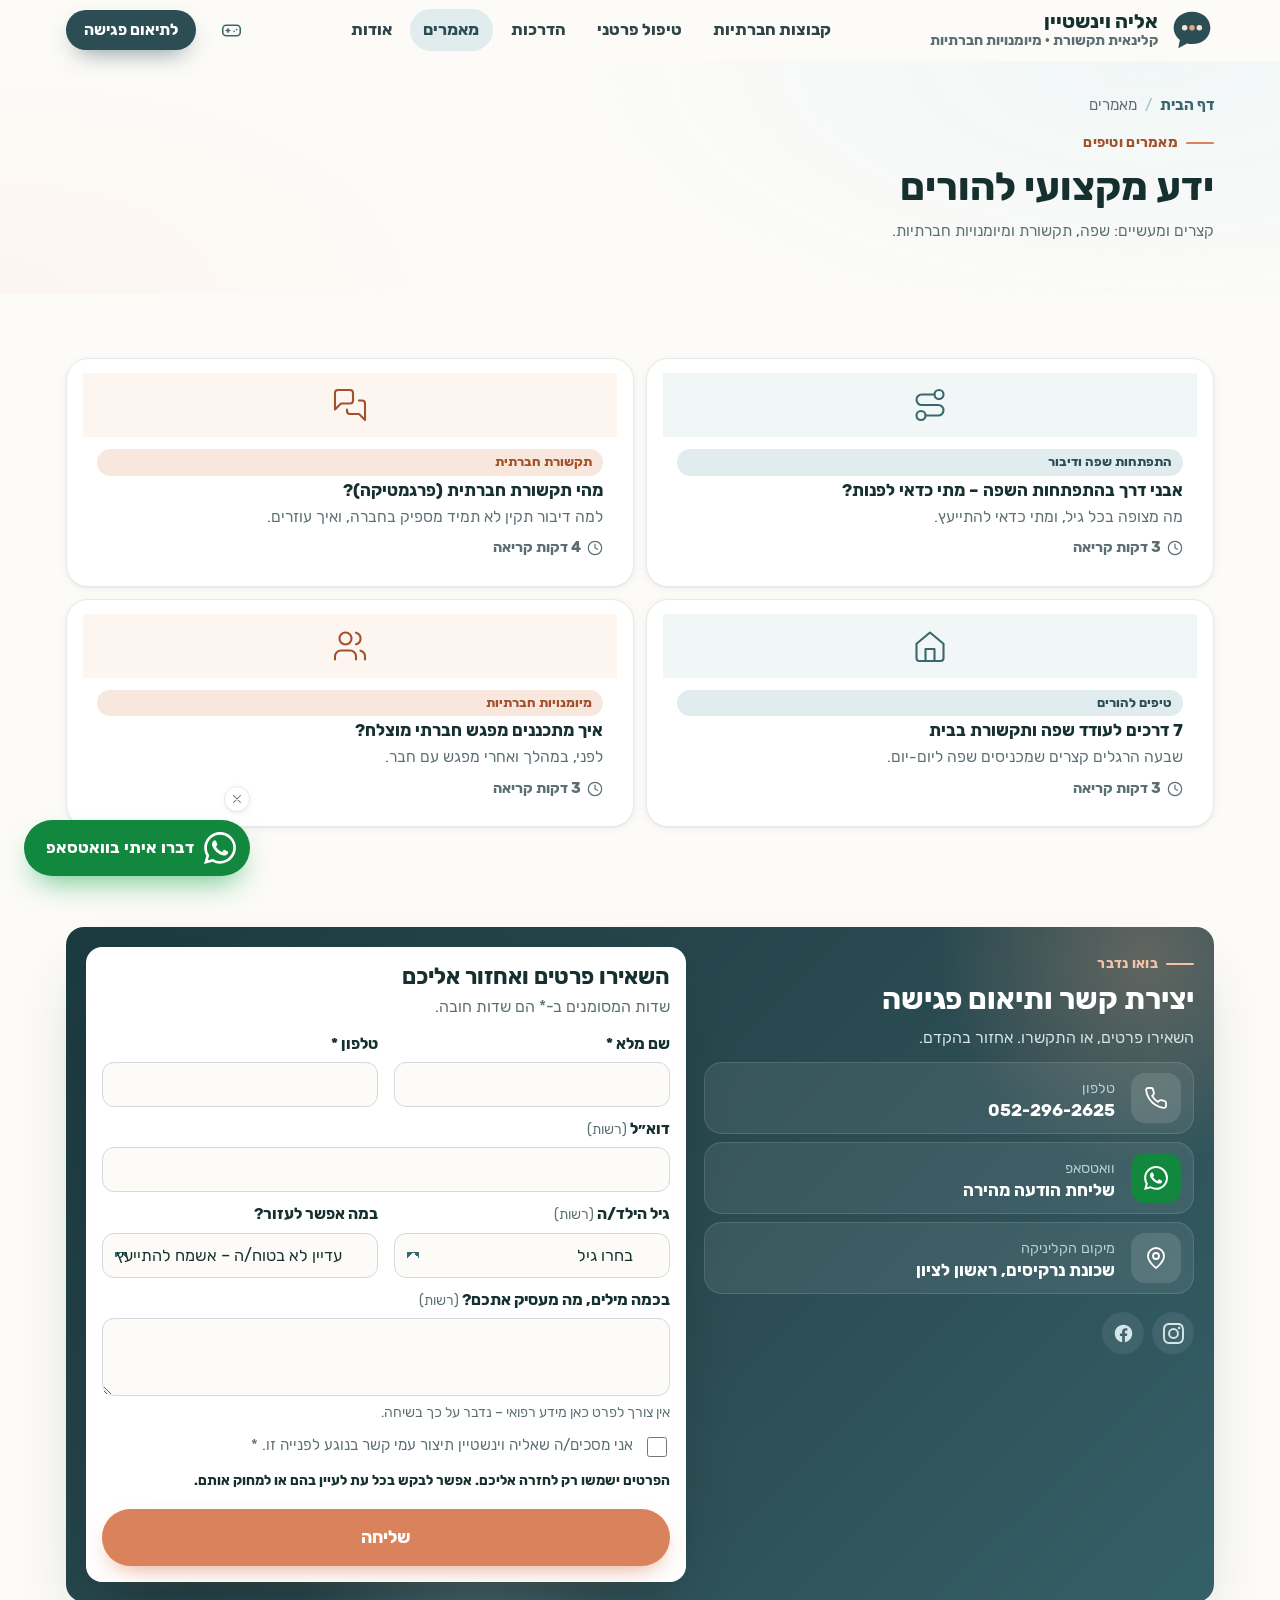
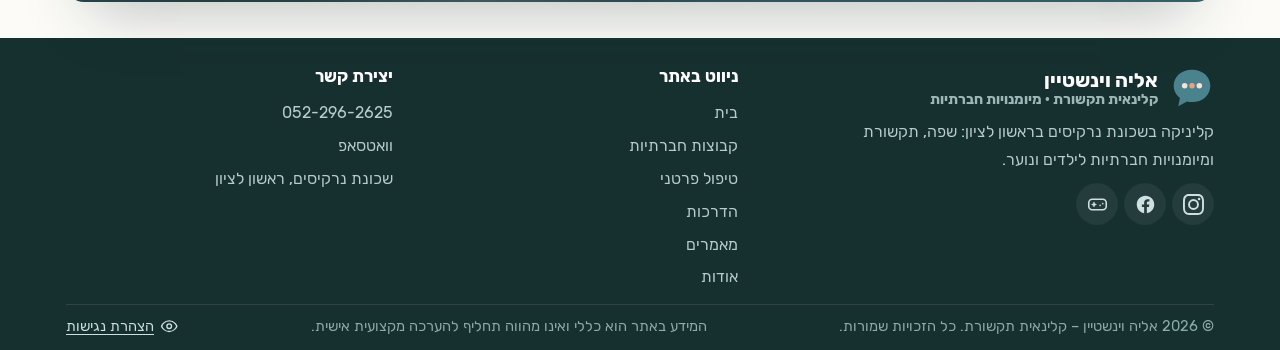
<file: articles.html>
<!DOCTYPE html>
<html lang="he" dir="rtl">
<head>
<meta charset="UTF-8">
<meta name="viewport" content="width=device-width, initial-scale=1.0">
<title>מאמרים וטיפים להורים | אליה וינשטיין – קלינאית תקשורת</title>
<meta name="description" content="מאמרים מקצועיים להורים על התפתחות השפה והדיבור, עידוד תקשורת בבית ופיתוח מיומנויות חברתיות.">
<meta name="theme-color" content="#2c4d54">
<link rel="icon" href="favicon.ico" sizes="any">
<link rel="icon" href="favicon.svg" type="image/svg+xml">
<link rel="icon" href="favicon-32.png" type="image/png" sizes="32x32">
<link rel="apple-touch-icon" href="apple-touch-icon.png">
<meta property="og:type" content="website">
<meta property="og:locale" content="he_IL">
<meta property="og:title" content="מאמרים וטיפים להורים | אליה וינשטיין – קלינאית תקשורת">
<meta property="og:description" content="מאמרים מקצועיים להורים על התפתחות השפה והדיבור, עידוד תקשורת בבית ופיתוח מיומנויות חברתיות.">
<meta property="og:url" content="https://kobiwein.github.io/eliaSLPweb/articles.html">
<meta property="og:image" content="https://kobiwein.github.io/eliaSLPweb/og-image.png">
<meta property="og:image:width" content="1200">
<meta property="og:image:height" content="630">
<meta property="og:image:alt" content="אליה וינשטיין, קלינאית תקשורת ומיומנויות חברתיות, ראשון לציון">
<meta name="twitter:card" content="summary_large_image">
<meta name="twitter:image" content="https://kobiwein.github.io/eliaSLPweb/og-image.png">
<link rel="canonical" href="https://kobiwein.github.io/eliaSLPweb/articles.html">
<script>document.documentElement.classList.add('js');</script>
<style>@font-face{font-family:'Rubik';font-style:normal;font-weight:400;font-display:swap;src:url([data-uri]) format('woff')}
@font-face{font-family:'Rubik';font-style:normal;font-weight:700;font-display:swap;src:url([data-uri]) format('woff')}

:root{
  --ink:#16302f; --teal-900:#1b3a3f; --teal-800:#2c4d54; --teal-700:#3a666f; --teal-600:#4a828d;
  --teal-300:#9fc2c8; --teal-100:#e0ecee; --teal-50:#f1f7f7;
  --accent:#d9825b; --accent-ink:#a2512d; --accent-soft:#f8e7dc; --accent-50:#fdf5ef;
  --sand:#f6f1ea; --bg:#fcfbf8; --surface:#ffffff;
  --text:#2f4447; --muted:#5b6f72; --line:#e4ebea;
  --radius:22px; --radius-sm:14px;
  --shadow-sm:0 1px 2px rgba(22,48,47,.05),0 2px 8px rgba(22,48,47,.05);
  --shadow:0 10px 30px -12px rgba(22,48,47,.18),0 2px 6px rgba(22,48,47,.05);
  --shadow-lg:0 30px 60px -25px rgba(22,48,47,.30);
  --maxw:1180px;
  --font:'Rubik','Assistant','Heebo',system-ui,-apple-system,'Segoe UI',Arial,sans-serif;
}
*,*::before,*::after{box-sizing:border-box}
html{scroll-behavior:smooth;-webkit-text-size-adjust:100%}
body{margin:0;overflow-x:clip;font-family:var(--font);font-size:18px;line-height:1.75;color:var(--text);background:var(--bg);-webkit-font-smoothing:antialiased;text-rendering:optimizeLegibility}
img,svg{display:block;max-width:100%}
a{color:inherit;text-decoration:none}
p{margin:0 0 1em}
h1,h2,h3,h4{color:var(--ink);line-height:1.25;margin:0;font-weight:700;letter-spacing:0}
h1{font-size:clamp(2.1rem,4.6vw,3.6rem)}
h2{font-size:clamp(1.75rem,3.2vw,2.6rem)}
h3{font-size:1.3rem;font-weight:700}
strong{color:var(--ink);font-weight:700}
.ic{width:1.25em;height:1.25em;flex:none}
:focus-visible{outline:3px solid var(--accent);outline-offset:3px;border-radius:8px}
.skip{position:absolute;inset-inline-start:1rem;inset-block-start:-100px;background:var(--teal-800);color:#fff;padding:.6rem 1rem;border-radius:10px;z-index:100}
.skip:focus{inset-block-start:1rem}
.container{width:100%;max-width:var(--maxw);margin-inline:auto;padding-inline:24px}
.narrow{max-width:860px}
section{position:relative}
.section{padding-block:96px}
.section-tight{padding-block:64px}
.bg-sand{background:var(--sand)}
.bg-teal{background:var(--teal-50)}
.eyebrow{display:inline-flex;align-items:center;gap:.5rem;font-size:.95rem;font-weight:700;color:var(--accent-ink);letter-spacing:.02em;margin-block-end:14px}
.eyebrow::before{content:"";width:28px;height:2px;background:var(--accent);border-radius:2px}
.lead{font-size:1.22rem;color:var(--muted);line-height:1.8}
.sec-head{max-width:760px;margin-block-end:52px}
.sec-head.center{margin-inline:auto;text-align:center}
.sec-head.center .eyebrow::after{content:"";width:28px;height:2px;background:var(--accent);border-radius:2px}
.sec-head h2{margin-block-end:16px}
.sec-head p{font-size:1.15rem;color:var(--muted);margin:0}

/* buttons */
.btn{display:inline-flex;align-items:center;justify-content:center;gap:.6rem;font-family:inherit;font-weight:700;font-size:1.05rem;padding:.9rem 1.6rem;border-radius:999px;border:2px solid transparent;cursor:pointer;transition:transform .2s ease,box-shadow .2s ease,background-color .2s ease,color .2s ease;line-height:1.2}
.btn:hover{transform:translateY(-2px)}
.btn-primary{background:var(--teal-800);color:#fff;box-shadow:0 10px 24px -10px rgba(44,77,84,.7)}
.btn-primary:hover{background:var(--teal-900)}
.btn-accent{background:var(--accent);color:#fff;box-shadow:0 10px 24px -10px rgba(217,130,91,.8)}
.btn-accent:hover{background:#c8714b}
.btn-ghost{background:transparent;color:var(--teal-800);border-color:var(--teal-300)}
.btn-ghost:hover{background:var(--surface);border-color:var(--teal-600)}
.btn-white{background:#fff;color:var(--teal-900)}
.btn-wa{background:#12873e;color:#fff}
.btn-wa:hover{background:#0f7a36}
.btn-row{display:flex;flex-wrap:wrap;gap:14px}
.link-arrow{display:inline-flex;align-items:center;gap:.5rem;font-weight:700;color:var(--teal-700)}
.link-arrow .ic{transition:transform .25s ease}
a:hover .link-arrow .ic,.link-arrow:hover .ic{transform:translateX(-5px)}

/* header */
.site-header{position:sticky;inset-block-start:0;z-index:50;background:rgba(252,251,248,.86);backdrop-filter:saturate(160%) blur(14px);-webkit-backdrop-filter:saturate(160%) blur(14px);border-block-end:1px solid transparent;transition:border-color .3s,box-shadow .3s}
.site-header.scrolled{border-block-end-color:var(--line);box-shadow:0 6px 24px -18px rgba(22,48,47,.35)}
.nav{display:flex;align-items:center;justify-content:space-between;gap:24px;height:80px}
.brand{display:flex;align-items:center;gap:12px}
.logo-mark{width:44px;height:44px}
.brand-text{display:flex;flex-direction:column;line-height:1.15}
.brand-name{font-weight:800;font-size:1.25rem;color:var(--ink)}
.brand-sub{font-size:.88rem;color:var(--muted);font-weight:600}
.menu{display:flex;align-items:center;gap:4px;list-style:none;margin:0;padding:0}
.menu a{display:block;padding:.5rem .85rem;border-radius:999px;font-weight:600;color:var(--text);font-size:1.02rem;transition:background-color .2s,color .2s}
.menu a:hover{background:var(--teal-50);color:var(--teal-800)}
.menu a[aria-current="page"]{color:var(--teal-800);background:var(--teal-100)}
.nav-end{display:flex;align-items:center;gap:6px}
.icon-btn{display:inline-flex;align-items:center;justify-content:center;width:42px;height:42px;border-radius:50%;color:var(--teal-700);transition:background-color .2s,color .2s}
.icon-btn:hover{background:var(--teal-50);color:var(--teal-900)}
.icon-btn .ic{width:21px;height:21px}
.nav-cta{margin-inline-start:8px;padding:.7rem 1.25rem;font-size:1rem}
.burger{display:none;background:none;border:0;color:var(--teal-900);width:46px;height:46px;border-radius:12px;cursor:pointer;align-items:center;justify-content:center}
.burger .ic{width:28px;height:28px}
.burger:hover{background:var(--teal-50)}
.mobile-panel{display:none;border-block-start:1px solid var(--line);background:var(--bg);padding:12px 24px 24px}
.mobile-panel.open{display:block}
.mobile-panel ul{list-style:none;margin:0;padding:0}
.mobile-panel li a{display:flex;justify-content:space-between;align-items:center;padding:14px 4px;border-block-end:1px solid var(--line);font-weight:700;font-size:1.1rem;color:var(--ink)}
.mobile-panel li a[aria-current="page"]{color:var(--accent-ink)}
.mobile-social{display:flex;gap:8px;margin-block:16px}
.mobile-panel .btn{width:100%}
@media (max-width:1180px){.menu,.nav-end .icon-btn,.nav-cta{display:none}.burger{display:inline-flex}}

/* hero (home) */
.hero{overflow:hidden;padding-block:72px 96px;background:radial-gradient(1200px 500px at 85% -10%,var(--teal-50),transparent 60%),radial-gradient(800px 400px at 0% 100%,var(--accent-50),transparent 60%)}
.hero-grid{display:grid;grid-template-columns:1.1fr .9fr;gap:56px;align-items:center}
.hero h1{margin-block:6px 22px;position:relative;z-index:0}
.hero h1 .hl{color:var(--teal-700);position:relative;white-space:nowrap}
.hero h1 .hl::after{content:"";position:absolute;inset-inline:0;inset-block-end:.06em;height:.22em;background:var(--accent-soft);z-index:-1;border-radius:6px}
.hero .lead{max-width:600px;margin-block-end:32px}
.trust{display:flex;flex-wrap:wrap;gap:12px 26px;margin-block-start:36px;padding:0;list-style:none}
.trust li{display:flex;align-items:center;gap:.5rem;font-weight:600;color:var(--teal-800);font-size:1rem}
.trust .ic{color:var(--accent);width:22px;height:22px}
.hero-art{position:relative}
.hero-art svg{width:100%;height:auto}
.float-card{position:absolute;background:var(--surface);border-radius:18px;box-shadow:var(--shadow);padding:14px 18px;display:flex;align-items:center;gap:12px;font-weight:700;color:var(--ink);font-size:.98rem}
.float-card .ic{width:36px;height:36px;padding:8px;border-radius:12px;background:var(--teal-50);color:var(--teal-700)}
.float-card small{display:block;font-weight:500;color:var(--muted);font-size:.85rem}
.fc-1{inset-block-start:8%;inset-inline-end:-4%}
.fc-2{inset-block-end:10%;inset-inline-start:-6%}
.fc-2 .ic{background:var(--accent-soft);color:var(--accent-ink)}

/* page hero (inner) */
.page-hero{padding-block:44px 80px;overflow:hidden;background:radial-gradient(900px 420px at 90% 0%,var(--teal-50),transparent 65%),radial-gradient(700px 360px at 0% 100%,var(--accent-50),transparent 65%)}
.crumbs{display:flex;align-items:center;gap:.5rem;font-size:.95rem;color:var(--muted);margin-block-end:36px;list-style:none;padding:0}
.crumbs a{color:var(--teal-700);font-weight:600}
.crumbs a:hover{text-decoration:underline}
.crumbs li+li::before{content:"/";margin-inline-end:.5rem;color:var(--teal-300)}
.ph-grid{display:grid;grid-template-columns:1.15fr .85fr;gap:56px;align-items:center}
.page-hero h1{margin-block:4px 20px}
.page-hero .lead{margin-block-end:30px;max-width:620px}

/* cards */
.grid{display:grid;gap:24px}
.g-2{grid-template-columns:repeat(2,1fr)}
.g-3{grid-template-columns:repeat(3,1fr)}
.g-4{grid-template-columns:repeat(4,1fr)}
.card{background:var(--surface);border:1px solid var(--line);border-radius:var(--radius);padding:32px;box-shadow:var(--shadow-sm);transition:transform .3s ease,box-shadow .3s ease,border-color .3s}
.card h3{margin-block:18px 10px}
.card p{color:var(--muted);margin:0;font-size:1.05rem}
.card.hover:hover{transform:translateY(-6px);box-shadow:var(--shadow-lg);border-color:transparent}
.badge-ic{display:inline-flex;align-items:center;justify-content:center;width:56px;height:56px;border-radius:16px;background:var(--teal-50);color:var(--teal-700)}
.badge-ic .ic{width:28px;height:28px}
.badge-ic.warm{background:var(--accent-soft);color:var(--accent-ink)}

/* service cards */
.service{display:flex;flex-direction:column;position:relative;overflow:hidden;padding:0}
.service .art{height:190px;display:flex;align-items:center;justify-content:center;background:var(--teal-50);position:relative;overflow:hidden}
.service .art svg{height:150px;width:auto;transition:transform .5s ease}
.service:hover .art svg{transform:scale(1.06) rotate(-1.5deg)}
.service.warm .art{background:var(--accent-50)}
.service .body{padding:28px 30px 30px;display:flex;flex-direction:column;flex:1}
.service h3{margin:0 0 10px;font-size:1.4rem}
.service p{flex:1;margin-block-end:22px}
.tag{position:absolute;inset-block-start:16px;inset-inline-start:16px;background:var(--accent-ink);color:#fff;font-weight:700;font-size:.82rem;padding:.3rem .8rem;border-radius:999px;z-index:2}
.service-featured{grid-row:span 1}

/* checklist */
.checks{list-style:none;margin:0;padding:0;display:grid;gap:14px}
.checks li{display:flex;gap:14px;align-items:flex-start;font-size:1.08rem}
.checks li .ic{flex:none;width:28px;height:28px;padding:5px;border-radius:50%;background:var(--teal-100);color:var(--teal-800);margin-block-start:2px}
.checks.warm li .ic{background:var(--accent-soft);color:var(--accent-ink)}

/* signs panel */
.signs{display:grid;grid-template-columns:repeat(2,1fr);gap:24px}
.signs .card h3{display:flex;align-items:center;gap:12px;margin:0 0 18px}
.signs .card h3 .badge-ic{width:46px;height:46px;border-radius:14px}
.note{display:flex;gap:12px;align-items:flex-start;margin-block-start:12px;padding:18px 22px;border-radius:var(--radius-sm);background:var(--surface);border:1px dashed var(--teal-300);color:var(--muted);font-size:1rem}
.note .ic{color:var(--teal-600);margin-block-start:4px}

/* steps */
.steps{list-style:none;padding:0;margin:0;display:grid;grid-template-columns:repeat(4,1fr);gap:24px;counter-reset:s;position:relative}
.steps li{position:relative;background:var(--surface);border-radius:var(--radius);padding:30px 26px;border:1px solid var(--line);box-shadow:var(--shadow-sm)}
.steps .num{display:inline-flex;align-items:center;justify-content:center;width:48px;height:48px;border-radius:50%;background:var(--teal-800);color:#fff;font-weight:800;font-size:1.2rem;margin-block-end:16px;box-shadow:0 0 0 6px var(--teal-50)}
.steps li:nth-child(even) .num{background:var(--accent-ink)}
.steps h3{font-size:1.2rem;margin-block-end:8px}
.steps p{color:var(--muted);font-size:1.02rem;margin:0}

/* split / about teaser */
.split{display:grid;grid-template-columns:1fr 1fr;gap:64px;align-items:center}
.portrait{position:relative;aspect-ratio:4/5;border-radius:200px 200px var(--radius) var(--radius);background:linear-gradient(160deg,var(--teal-100),var(--teal-50) 55%,var(--accent-50));overflow:hidden;display:flex;align-items:center;justify-content:center;box-shadow:var(--shadow-lg)}
.portrait .ph{display:flex;flex-direction:column;align-items:center;gap:14px;color:var(--teal-700);text-align:center;padding:24px}
.portrait .mono{width:120px;height:120px;border-radius:50%;background:var(--surface);display:flex;align-items:center;justify-content:center;font-size:2.6rem;font-weight:800;color:var(--teal-800);box-shadow:var(--shadow)}
.portrait .ph span{font-weight:600;font-size:.98rem;opacity:.85}
.portrait-wrap{position:relative;isolation:isolate;max-width:440px;margin-inline:auto;width:100%}
.portrait-wrap::before{content:"";position:absolute;inset:auto -22px -22px auto;width:70%;height:70%;border-radius:var(--radius);background:var(--accent-soft);z-index:-1}
.portrait-wrap .float-card{inset-block-end:28px;inset-inline-end:-30px}
blockquote.quote{margin:28px 0;padding:26px 30px;background:var(--surface);border-radius:var(--radius);border-inline-start:5px solid var(--accent);box-shadow:var(--shadow-sm);font-size:1.18rem;color:var(--ink);font-weight:500;position:relative}
blockquote.quote::before{content:"”";position:absolute;inset-block-start:-18px;inset-inline-end:22px;font-size:5rem;line-height:1;color:var(--accent-soft);font-family:Georgia,serif}
blockquote.quote footer{margin-block-start:12px;font-size:1rem;color:var(--accent-ink);font-weight:700}

/* principles */
.principle{display:flex;gap:18px;align-items:flex-start;padding:26px;border-radius:var(--radius);background:var(--surface);border:1px solid var(--line)}
.principle h3{font-size:1.18rem;margin-block-end:6px}
.principle p{margin:0;color:var(--muted);font-size:1.02rem}

/* prose */
.prose p{font-size:1.12rem}
.prose h2{margin-block:8px 18px}
.prose h3{margin-block:34px 12px;font-size:1.45rem}

/* info list */
.facts{display:grid;gap:0;background:var(--surface);border-radius:var(--radius);border:1px solid var(--line);box-shadow:var(--shadow);overflow:hidden}
.facts .row{display:flex;gap:16px;align-items:center;padding:20px 24px;border-block-end:1px solid var(--line)}
.facts .row:last-child{border-block-end:0}
.facts .row .badge-ic{width:48px;height:48px;border-radius:14px}
.facts .k{font-size:.9rem;color:var(--muted);font-weight:600}
.facts .v{font-size:1.1rem;color:var(--ink);font-weight:700;line-height:1.35}
.facts-head{padding:20px 24px;background:var(--teal-800);color:#fff;font-weight:800;font-size:1.15rem}

/* audience blocks */
.aud{display:grid;grid-template-columns:280px 1fr;gap:40px;padding:40px;border-radius:var(--radius);background:var(--surface);border:1px solid var(--line);box-shadow:var(--shadow-sm)}
.aud+.aud{margin-block-start:24px}
.aud-head h3{font-size:1.55rem;margin-block:16px 10px}
.aud-head p{color:var(--muted);margin:0;font-size:1.05rem}

/* chips */
.chips{display:flex;flex-wrap:wrap;gap:10px;list-style:none;padding:0;margin:0}
.chips li{padding:.45rem 1rem;border-radius:999px;background:var(--surface);border:1px solid var(--line);font-weight:600;color:var(--teal-800);font-size:.98rem}

/* placeholder to fill */
.todo{background:#fff6d6;border:1px dashed #d9b44a;border-radius:6px;padding:0 .35em;color:#7a5b00;font-weight:600}

/* FAQ */
.faq{display:grid;gap:14px}
.faq details{background:var(--surface);border:1px solid var(--line);border-radius:18px;padding:0 26px;transition:box-shadow .3s,border-color .3s}
.faq details[open]{box-shadow:var(--shadow);border-color:transparent}
.faq summary{list-style:none;cursor:pointer;display:flex;justify-content:space-between;align-items:center;gap:16px;padding:22px 0;font-weight:700;font-size:1.15rem;color:var(--ink)}
.faq summary::-webkit-details-marker{display:none}
.faq summary .ic{color:var(--teal-600);transition:transform .3s;width:24px;height:24px}
.faq details[open] summary .ic{transform:rotate(180deg)}
.faq .ans{padding-block-end:22px;color:var(--muted);font-size:1.07rem}
.faq .ans p:last-child{margin:0}

/* contact */
.contact{padding-block:96px}
.contact-box{position:relative;overflow:hidden;border-radius:32px;background:linear-gradient(135deg,var(--teal-900),var(--teal-800) 60%,#356068);color:#fff;padding:64px;display:grid;grid-template-columns:1.1fr .9fr;gap:48px;align-items:center;box-shadow:var(--shadow-lg)}
.contact-box::before,.contact-box::after{content:"";position:absolute;border-radius:50%;pointer-events:none}
.contact-box::before{width:420px;height:420px;inset-block-start:-180px;inset-inline-start:-140px;background:radial-gradient(circle,rgba(233,162,127,.28),transparent 70%)}
.contact-box::after{width:360px;height:360px;inset-block-end:-200px;inset-inline-end:20%;background:radial-gradient(circle,rgba(159,194,200,.22),transparent 70%)}
.contact-box > *{position:relative;z-index:1}
.contact-box h2{color:#fff;margin-block-end:16px}
.contact-box .eyebrow{color:#f3c3a8}
.contact-box .eyebrow::before{background:#f3c3a8}
.contact-box p{color:#d6e6e8;font-size:1.15rem}
.c-list{display:grid;gap:14px}
.c-item{display:flex;align-items:center;gap:16px;padding:18px 20px;border-radius:18px;background:rgba(255,255,255,.08);border:1px solid rgba(255,255,255,.12);transition:background-color .2s,transform .2s}
a.c-item:hover{background:rgba(255,255,255,.14);transform:translateY(-2px)}
.c-item .ci{display:inline-flex;align-items:center;justify-content:center;width:50px;height:50px;border-radius:14px;background:rgba(255,255,255,.12);color:#fff;flex:none}
.c-item .ci .ic{width:24px;height:24px}
.c-item .k{font-size:.9rem;color:#b9d3d6}
.c-item .v{font-size:1.25rem;font-weight:800;color:#fff;line-height:1.3}
.c-item.wa .ci{background:#12873e}

/* footer */
.site-footer{background:var(--ink);color:#b9cccd;padding-block:64px 28px;font-size:1rem}
.f-grid{display:grid;grid-template-columns:1.4fr 1fr 1fr;gap:40px}
.site-footer .brand-name{color:#fff}
.site-footer .logo-mark path{fill:#4a828d}
.site-footer .brand-sub{color:#9db7b9}
.site-footer h4{color:#fff;font-size:1.05rem;margin-block-end:14px}
.site-footer ul{list-style:none;margin:0;padding:0;display:grid;gap:8px}
.site-footer a:hover{color:#fff}
.f-a11y{display:inline-flex;align-items:center;gap:.4rem;color:#cfe0e1;text-decoration:underline;text-underline-offset:3px}
.f-about{margin-block-start:8px;max-width:380px;line-height:1.7}
.f-social{display:flex;gap:6px;margin-block-start:8px}
.f-social .icon-btn{color:#cfe0e1;background:rgba(255,255,255,.06)}
.f-social .icon-btn:hover{background:rgba(255,255,255,.14);color:#fff}
.f-bottom{margin-block-start:44px;padding-block-start:22px;border-block-start:1px solid rgba(255,255,255,.1);display:flex;flex-wrap:wrap;justify-content:space-between;gap:12px;font-size:.92rem;color:#8eaaac}

/* whatsapp widget */
.wa-widget{position:fixed;inset-block-end:24px;inset-inline-end:24px;z-index:60;display:flex;flex-direction:column;align-items:flex-start;gap:8px}
.wa-close{width:26px;height:26px;border-radius:50%;background:#fff;border:1px solid var(--line);color:var(--muted);display:inline-flex;align-items:center;justify-content:center;cursor:pointer;box-shadow:var(--shadow-sm);padding:0}
.wa-close .ic{width:14px;height:14px}
.wa-close:hover{color:var(--ink)}
.wa-btn{display:flex;align-items:center;gap:10px;background:#12873e;color:#fff;border-radius:999px;padding:12px;box-shadow:0 14px 30px -10px rgba(31,174,84,.7);transition:transform .2s,background-color .2s}
.wa-btn:hover{transform:scale(1.05);background:#0f7a36}
.wa-btn .ic{width:32px;height:32px}
.wa-btn .wa-label{font-weight:700;padding-inline-end:8px;display:none}
@media (min-width:900px){.wa-btn{padding:12px 14px}.wa-btn .wa-label{display:inline}}
.wa-widget.hidden{display:none}


/* contact form */
.contact-box{grid-template-columns:.9fr 1.1fr;align-items:start}
.c-social{display:flex;gap:8px;margin-block-start:18px}
.c-social .icon-btn{color:#d6e6e8;background:rgba(255,255,255,.08)}
.c-social .icon-btn:hover{background:rgba(255,255,255,.16);color:#fff}
.form-card{background:var(--surface);color:var(--text);border-radius:24px;padding:34px;box-shadow:0 30px 60px -30px rgba(0,0,0,.45)}
.form-card h3{font-size:1.4rem;margin-block-end:4px}
.form-card .sub{color:var(--muted);font-size:1rem;margin-block-end:22px}
.f-row{display:grid;grid-template-columns:1fr 1fr;gap:16px}
.field{display:flex;flex-direction:column;gap:6px;margin-block-end:16px}
.field label{font-weight:700;color:var(--ink);font-size:.98rem}
.field .opt{font-weight:500;color:var(--muted);font-size:.88rem}
.field input,.field select,.field textarea{font-family:inherit;font-size:1.02rem;color:var(--ink);background:var(--bg);border:1.5px solid #cfdcdb;border-radius:12px;padding:.75rem .9rem;transition:border-color .2s,box-shadow .2s,background-color .2s;width:100%}
.field textarea{min-height:110px;resize:vertical;line-height:1.6}
.field select{appearance:none;-webkit-appearance:none;background-image:linear-gradient(45deg,transparent 50%,var(--teal-700) 50%),linear-gradient(135deg,var(--teal-700) 50%,transparent 50%);background-position:left 18px center,left 12px center;background-size:6px 6px,6px 6px;background-repeat:no-repeat;padding-inline-end:.9rem;padding-inline-start:2.2rem}
.field input:focus,.field select:focus,.field textarea:focus{outline:none;border-color:var(--teal-600);background:#fff;box-shadow:0 0 0 4px rgba(74,130,141,.18)}
.field [aria-invalid="true"]{border-color:#b42318;background:#fff8f7}
.err{color:#b42318;font-size:.9rem;font-weight:600;min-height:0}
.err:empty{display:none}
.hp{position:absolute!important;inset-inline-start:-9999px;width:1px;height:1px;overflow:hidden}
.consent{display:flex;gap:10px;align-items:flex-start;font-size:.95rem;color:var(--muted);margin-block:4px 6px;line-height:1.55}
.consent input{width:20px;height:20px;margin-block-start:3px;accent-color:var(--teal-700);flex:none}
.form-card .privacy{font-size:.86rem;color:var(--ink);font-weight:700;line-height:1.55;margin:10px 0 18px}
.form-card .btn{width:100%;font-size:1.1rem;padding:1rem}
.form-card .btn[disabled]{opacity:.65;cursor:wait;transform:none}
.f-status{margin-block-start:14px;border-radius:12px;padding:12px 14px;font-weight:600;font-size:.98rem}
.f-status:empty{display:none}
.f-status.ok{background:#e8f6ee;color:#11633a;border:1px solid #bfe5cf}
.f-status.bad{background:#fdecea;color:#912018;border:1px solid #f5c2bc}

/* articles */
.art-card{display:flex;flex-direction:column;padding:0;overflow:hidden}
.art-card .cover{height:150px;display:flex;align-items:center;justify-content:center;background:var(--teal-50);color:var(--teal-700)}
.art-card.warm .cover{background:var(--accent-50);color:var(--accent-ink)}
.art-card .cover .ic{width:64px;height:64px;stroke-width:1.4}
.art-card .body{padding:26px 28px 28px;display:flex;flex-direction:column;flex:1}
.art-card h2,.art-card h3{font-size:1.3rem;margin:8px 0 10px}
.art-card p{flex:1;margin-block-end:18px}
.meta{display:flex;flex-wrap:wrap;gap:6px 16px;font-size:.9rem;color:var(--muted);font-weight:600}
.meta span{display:inline-flex;align-items:center;gap:.35rem}
.meta .ic{width:16px;height:16px}
.cat{display:inline-block;font-size:.82rem;font-weight:700;color:var(--teal-800);background:var(--teal-100);padding:.2rem .7rem;border-radius:999px}
.warm .cat{background:var(--accent-soft);color:var(--accent-ink)}
.article-hero{padding-block:44px 56px;background:radial-gradient(900px 420px at 90% 0%,var(--teal-50),transparent 65%),radial-gradient(700px 360px at 0% 100%,var(--accent-50),transparent 65%)}
.article-hero h1{font-size:clamp(1.9rem,4vw,3rem);margin-block:14px 18px}
.article-hero .lead{margin-block-end:22px}
.byline{display:flex;align-items:center;gap:12px;font-size:.98rem;color:var(--muted)}
.byline .av{width:44px;height:44px;border-radius:50%;background:var(--teal-800);color:#fff;display:flex;align-items:center;justify-content:center;font-weight:700}
.byline strong{display:block;color:var(--ink)}
.article{padding-block:56px 24px}
.article .prose{max-width:760px;margin-inline:auto}
.prose h2{font-size:clamp(1.45rem,2.6vw,1.9rem);margin-block:44px 14px}
.prose ul.dots{padding-inline-start:1.3rem;margin:0 0 1.2em}
.prose ul.dots li{margin-block-end:.5em}
.prose ul.dots li::marker{color:var(--accent)}
.callout{display:flex;gap:14px;align-items:flex-start;padding:20px 24px;border-radius:18px;background:var(--teal-50);border:1px solid var(--teal-100);margin:26px 0;font-size:1.05rem}
.callout .ic{color:var(--teal-700);width:26px;height:26px;margin-block-start:3px}
.callout.warm{background:var(--accent-50);border-color:var(--accent-soft)}
.callout.warm .ic{color:var(--accent-ink)}
.callout p:last-child{margin:0}
.callout strong{display:block;margin-block-end:4px}
.tip{position:relative;padding:22px 24px 22px 24px;border-radius:18px;background:var(--surface);border:1px solid var(--line);box-shadow:var(--shadow-sm);margin-block-end:18px}
.tip h2,.tip h3{display:flex;align-items:center;gap:12px;font-size:1.22rem;margin:0 0 8px}
.tip h2 .n,.tip h3 .n{display:inline-flex;align-items:center;justify-content:center;width:36px;height:36px;border-radius:50%;background:var(--teal-800);color:#fff;font-size:1rem;flex:none}
.tip:nth-of-type(even) h2 .n,.tip:nth-of-type(even) h3 .n{background:var(--accent-ink)}
.tip p{margin:0;color:var(--text);font-size:1.06rem}
.tip .ex{margin-block-start:10px;padding:10px 14px;border-radius:12px;background:var(--sand);font-size:1rem;color:var(--ink)}
.timeline{list-style:none;margin:24px 0;padding:0;display:grid;gap:16px}
.timeline li{display:grid;grid-template-columns:120px 1fr;gap:20px;align-items:start;padding:22px 24px;border-radius:18px;background:var(--surface);border:1px solid var(--line);box-shadow:var(--shadow-sm)}
.timeline .age{display:flex;align-items:center;justify-content:center;text-align:center;font-weight:700;color:var(--teal-800);background:var(--teal-100);border-radius:14px;padding:12px 8px;line-height:1.3;font-size:1.02rem}
.timeline li:nth-child(even) .age{background:var(--accent-soft);color:var(--accent-ink)}
.timeline ul{margin:0;padding-inline-start:1.1rem}
.timeline ul li{display:list-item;padding:0;border:0;box-shadow:none;background:none;border-radius:0;margin-block-end:.3em}
.timeline ul li::marker{color:var(--accent)}
.flags{background:#fff8f3;border:1px solid var(--accent-soft);border-radius:var(--radius);padding:26px 28px;margin:22px 0}
.flags h3{margin:0 0 12px;font-size:1.2rem;color:var(--accent-ink)}
.bottom-line{background:var(--teal-800);color:#d6e6e8;border-radius:var(--radius);padding:28px 30px;margin:40px 0 0}
.bottom-line h2{color:#fff;margin:0 0 10px;font-size:1.4rem}
.bottom-line p{margin:0;font-size:1.08rem}
.disclaimer{margin-block-start:26px;font-size:.92rem;color:var(--muted);border-block-start:1px solid var(--line);padding-block-start:16px}
@media (max-width:760px){
  .f-row{grid-template-columns:1fr;gap:0}
  .form-card{padding:24px 20px}
  .timeline li{grid-template-columns:1fr;gap:12px}
  .timeline .age{justify-content:flex-start;padding:8px 14px;width:max-content}
  .g-3 > .service:last-child:nth-child(odd){flex-direction:column}
}

/* reveal */
.js .reveal{opacity:0;transform:translateY(22px);transition:opacity .7s ease,transform .7s ease}
.js .reveal.in{opacity:1;transform:none}
.js .reveal.d1{transition-delay:.08s}.js .reveal.d2{transition-delay:.16s}.js .reveal.d3{transition-delay:.24s}
@media (prefers-reduced-motion:reduce){html{scroll-behavior:auto}.js .reveal{opacity:1;transform:none;transition:none}*{transition:none!important;animation:none!important}}

/* responsive */
@media (max-width:1060px){
  .g-4,.steps{grid-template-columns:repeat(2,1fr)}
  .hero-grid,.ph-grid{grid-template-columns:1fr}
  .hero-art,.ph-art{max-width:520px;margin-inline:auto;width:100%}
  .split{grid-template-columns:1fr;gap:56px}
  .contact-box{grid-template-columns:1fr;padding:48px 36px}
  .aud{grid-template-columns:1fr;gap:24px}
}
@media (min-width:761px) and (max-width:1060px){
  .g-3{grid-template-columns:repeat(2,1fr)}
  .g-3 > :last-child:nth-child(odd){grid-column:1 / -1}
  .g-3 > .service:last-child:nth-child(odd){flex-direction:row;align-items:stretch}
  .g-3 > .service:last-child:nth-child(odd) .art{width:42%;height:auto;min-height:220px}
  .signs .card{padding:28px}
}
@media (max-width:760px){
  body{font-size:17px}
  .section,.contact{padding-block:68px}
  .hero{padding-block:40px 64px}
  .g-2,.g-3,.g-4,.steps,.signs{grid-template-columns:1fr}
  .f-grid{grid-template-columns:1fr;gap:32px}
  .card,.aud{padding:26px}
  .contact-box{padding:40px 22px;border-radius:24px}
  .fc-1{inset-inline-end:0}.fc-2{inset-inline-start:0}
  .portrait-wrap .float-card{inset-inline-end:0}
  .hero h1 .hl{white-space:normal}
  .nav{height:70px}
  .brand-sub{font-size:.8rem}
  .btn-row .btn{flex:1 1 100%}
}
@media print{.site-header,.wa-widget,.contact-box::before,.contact-box::after{display:none}.js .reveal{opacity:1;transform:none}}

/* density */
body{font-size:16.5px;line-height:1.55}
h1{font-size:clamp(1.75rem,3.2vw,2.45rem)}
h2{font-size:clamp(1.35rem,2.3vw,1.85rem)}
h3{font-size:1.1rem}
p{margin:0 0 .65em}
.section{padding-block:44px}
.lead{font-size:1.02rem;line-height:1.5}
.sec-head{margin-block-end:18px}
.sec-head h2{margin-block-end:6px}
.sec-head p{font-size:.98rem}
.eyebrow{margin-block-end:6px;font-size:.88rem}
.hero{padding-block:28px 32px}
.hero-grid,.ph-grid{gap:24px}
.hero h1{margin-block:2px 8px}
.hero .lead{margin-block-end:14px}
.trust{margin-block-start:14px;gap:6px 16px}
.page-hero{padding-block:18px 24px}
.crumbs{margin-block-end:8px}
.page-hero h1{margin-block:2px 8px}
.page-hero .lead{margin-block-end:12px}
.grid{gap:12px}
.card{padding:14px 16px}
.card h3{margin-block:6px 4px}
.card p{font-size:.98rem}
.service .art{height:100px}
.service .art svg{height:82px}
.service .body{padding:12px 14px 14px}
.service h3{margin:0 0 4px;font-size:1.08rem}
.service p{margin-block-end:8px}
.checks{gap:7px}
.checks li{font-size:.98rem;gap:8px}
.signs{gap:12px}
.note{margin-block-start:12px;padding:10px 12px}
.steps{gap:10px}
.steps li{padding:12px 14px}
.steps .num{width:34px;height:34px;margin-block-end:6px;font-size:.95rem;box-shadow:0 0 0 4px var(--teal-50)}
.steps h3{margin-block-end:4px}
.split{gap:24px}
blockquote.quote{margin:10px 0;padding:12px 14px;font-size:.98rem}
blockquote.quote::before{font-size:2.4rem;inset-block-start:-8px}
.principle{padding:12px 14px;gap:10px}
.prose p{font-size:1rem}
.prose h2{margin-block:18px 6px}
.prose h3{margin-block:14px 4px;font-size:1.15rem}
.facts .row{padding:8px 12px}
.aud{gap:12px;padding:14px 16px}
.aud+.aud{margin-block-start:10px}
.aud-head h3{font-size:1.12rem;margin-block:4px 2px}
.faq{gap:6px}
.faq details{padding:0 14px;border-radius:12px}
.faq summary{padding:10px 0;font-size:.98rem}
.faq .ans{padding-block-end:10px;font-size:.96rem}
.contact{padding-block:36px}
.contact-box{padding:20px;gap:18px;border-radius:18px}
.contact-box h2{margin-block-end:8px}
.contact-box p{font-size:1rem}
.form-card{padding:16px;border-radius:16px}
.form-card .sub{margin-block-end:12px}
.field{margin-block-end:10px}
.field textarea{min-height:64px}
.site-footer{padding-block:28px 12px}
.f-grid{gap:18px}
.f-about{margin-block-start:8px}
.f-bottom{margin-block-start:14px;padding-block-start:10px}
.article-hero{padding-block:18px 12px}
.article-hero h1{margin-block:8px 8px}
.article{padding-block:20px 8px}
.nav{height:60px}
.container{padding-inline:16px}
.art-card .cover{height:64px}
.art-card .cover .ic{width:36px;height:36px}
.art-card .body{padding:12px 14px 12px}
.art-card h2,.art-card h3{font-size:1.05rem;margin:4px 0 4px}
.art-card p{margin-block-end:8px}
.btn{padding:.55rem 1rem;font-size:.98rem}
.c-list{gap:8px}
.c-item{padding:10px 12px}
.c-item .v{font-size:1.05rem}
.portrait{aspect-ratio:5/4}
.callout{margin:14px 0;padding:12px 14px}
.tip{padding:12px 14px;margin-block-end:10px}
.timeline li{padding:12px 14px;gap:12px}
.bottom-line{padding:16px 18px;margin:18px 0 0}
@media (max-width:1060px){
  .split{gap:20px}
  .contact-box{padding:20px 16px}
  .hero-art,.ph-art{max-width:240px}
}
@media (max-width:760px){
  body{font-size:16px}
  .section,.contact{padding-block:32px}
  .hero{padding-block:18px 22px}
  .card,.aud{padding:12px}
  .contact-box{padding:16px 12px}
  .nav{height:56px}
}

@media (max-width:760px){
  body{display:flex;flex-direction:column;height:100dvh;overflow:hidden}
  .site-header{flex:none;max-height:70dvh;overflow:auto}
  .page-scroll{flex:1 1 auto;min-height:0;overflow:auto;padding-bottom:16px;scroll-behavior:smooth}
  .hero-art{max-width:100%;display:flex;flex-direction:column;align-items:center;gap:10px}
  .hero-art>svg{width:min(230px,68vw);height:auto}
  .hero-art .float-card{position:static;width:100%;max-width:420px}
  .wa-widget{position:static;flex:none;align-self:flex-end;width:max-content;max-width:calc(100% - 16px);padding:8px 16px calc(12px + env(safe-area-inset-bottom,0px));inset:auto}
}
</style>

</head>
<body>
<a class="skip" href="#main">דילוג לתוכן הראשי</a>
<header class="site-header" id="top">
  <div class="container nav">
    <a class="brand" href="index.html"><svg class="logo-mark" viewBox="0 0 48 48" aria-hidden="true" focusable="false">
<path d="M24 4C12.4 4 4 11.6 4 21.5c0 5.4 2.6 10.1 6.8 13.3L9 44l9.6-5.2c1.7.4 3.5.6 5.4.6 11.6 0 20-7.8 20-17.9S35.6 4 24 4Z" fill="#2c4d54"/>
<circle cx="16" cy="21.5" r="3" fill="#f6e3d8"/><circle cx="24" cy="21.5" r="3" fill="#e9a27f"/><circle cx="32" cy="21.5" r="3" fill="#f6e3d8"/></svg><span class="brand-text"><span class="brand-name">אליה וינשטיין</span><span class="brand-sub">קלינאית תקשורת · מיומנויות חברתיות</span></span></a>
    <nav aria-label="ניווט ראשי"><ul class="menu"><li><a href="social.html">קבוצות חברתיות</a></li><li><a href="individual.html">טיפול פרטני</a></li><li><a href="guidance.html">הדרכות</a></li><li><a href="articles.html" aria-current="page">מאמרים</a></li><li><a href="about.html">אודות</a></li></ul></nav>
    <div class="nav-end">
      <a class="icon-btn" href="https://elia-games.web.app/index.html" target="_blank" rel="noopener noreferrer" title="מרכז המשחקים" aria-label="מרכז המשחקים (נפתח בחלון חדש)"><svg class="ic" viewBox="0 0 24 24" fill="none" stroke="currentColor" stroke-width="1.8" stroke-linecap="round" stroke-linejoin="round" aria-hidden="true" focusable="false"><rect x="2" y="6" width="20" height="12" rx="4"/><path d="M6 12h4M8 10v4M15 13h.01M18 11h.01"/></svg></a>
      <a class="btn btn-primary nav-cta" href="#contact">לתיאום פגישה</a>
      <button class="burger" id="burger" type="button" aria-expanded="false" aria-controls="mobile-panel" aria-label="פתיחת תפריט"><svg class="ic" viewBox="0 0 24 24" fill="none" stroke="currentColor" stroke-width="1.8" stroke-linecap="round" stroke-linejoin="round" aria-hidden="true" focusable="false"><path d="M4 6h16M4 12h16M4 18h16"/></svg></button>
    </div>
  </div>
  <div class="mobile-panel" id="mobile-panel">
    <nav aria-label="ניווט נייד"><ul><li><a href="index.html">בית<svg class="ic" viewBox="0 0 24 24" fill="none" stroke="currentColor" stroke-width="1.8" stroke-linecap="round" stroke-linejoin="round" aria-hidden="true" focusable="false"><path d="M19 12H5M12 19l-7-7 7-7"/></svg></a></li><li><a href="social.html">קבוצות חברתיות<svg class="ic" viewBox="0 0 24 24" fill="none" stroke="currentColor" stroke-width="1.8" stroke-linecap="round" stroke-linejoin="round" aria-hidden="true" focusable="false"><path d="M19 12H5M12 19l-7-7 7-7"/></svg></a></li><li><a href="individual.html">טיפול פרטני<svg class="ic" viewBox="0 0 24 24" fill="none" stroke="currentColor" stroke-width="1.8" stroke-linecap="round" stroke-linejoin="round" aria-hidden="true" focusable="false"><path d="M19 12H5M12 19l-7-7 7-7"/></svg></a></li><li><a href="guidance.html">הדרכות<svg class="ic" viewBox="0 0 24 24" fill="none" stroke="currentColor" stroke-width="1.8" stroke-linecap="round" stroke-linejoin="round" aria-hidden="true" focusable="false"><path d="M19 12H5M12 19l-7-7 7-7"/></svg></a></li><li><a href="articles.html" aria-current="page">מאמרים<svg class="ic" viewBox="0 0 24 24" fill="none" stroke="currentColor" stroke-width="1.8" stroke-linecap="round" stroke-linejoin="round" aria-hidden="true" focusable="false"><path d="M19 12H5M12 19l-7-7 7-7"/></svg></a></li><li><a href="about.html">אודות<svg class="ic" viewBox="0 0 24 24" fill="none" stroke="currentColor" stroke-width="1.8" stroke-linecap="round" stroke-linejoin="round" aria-hidden="true" focusable="false"><path d="M19 12H5M12 19l-7-7 7-7"/></svg></a></li></ul></nav>
    <div class="mobile-social">
      <a class="icon-btn" href="https://elia-games.web.app/index.html" target="_blank" rel="noopener noreferrer" aria-label="מרכז המשחקים"><svg class="ic" viewBox="0 0 24 24" fill="none" stroke="currentColor" stroke-width="1.8" stroke-linecap="round" stroke-linejoin="round" aria-hidden="true" focusable="false"><rect x="2" y="6" width="20" height="12" rx="4"/><path d="M6 12h4M8 10v4M15 13h.01M18 11h.01"/></svg></a>
      <a class="icon-btn" href="https://www.instagram.com/eliaw.slp/" target="_blank" rel="noopener noreferrer" aria-label="אינסטגרם"><svg class="ic" viewBox="0 0 24 24" fill="currentColor" aria-hidden="true" focusable="false"><path d="M12 2.2c3.2 0 3.6 0 4.8.1 1.2.1 1.8.2 2.2.4.6.2 1 .5 1.4.9.4.4.7.8.9 1.4.2.4.4 1.1.4 2.2.1 1.3.1 1.6.1 4.8s0 3.6-.1 4.8c-.1 1.2-.2 1.8-.4 2.2-.2.6-.5 1-.9 1.4-.4.4-.8.7-1.4.9-.4.2-1.1.4-2.2.4-1.3.1-1.6.1-4.8.1s-3.6 0-4.8-.1c-1.2-.1-1.8-.2-2.2-.4-.6-.2-1-.5-1.4-.9-.4-.4-.7-.8-.9-1.4-.2-.4-.4-1.1-.4-2.2-.1-1.3-.1-1.6-.1-4.8s0-3.6.1-4.8c.1-1.2.2-1.8.4-2.2.2-.6.5-1 .9-1.4.4-.4.8-.7 1.4-.9.4-.2 1.1-.4 2.2-.4 1.2-.1 1.6-.1 4.8-.1M12 0C8.7 0 8.3 0 7.1.1 5.8.1 4.9.3 4.1.6c-.8.3-1.5.7-2.1 1.4C1.3 2.6.9 3.3.6 4.1.3 4.9.1 5.8.1 7.1 0 8.3 0 8.7 0 12s0 3.7.1 4.9c.1 1.3.3 2.2.6 2.9.3.8.7 1.5 1.4 2.1.7.7 1.3 1.1 2.1 1.4.8.3 1.6.5 2.9.6 1.2.1 1.6.1 4.9.1s3.7 0 4.9-.1c1.3-.1 2.2-.3 2.9-.6.8-.3 1.5-.7 2.1-1.4.7-.7 1.1-1.3 1.4-2.1.3-.8.5-1.6.6-2.9.1-1.2.1-1.6.1-4.9s0-3.7-.1-4.9c-.1-1.3-.3-2.2-.6-2.9-.3-.8-.7-1.5-1.4-2.1C21.4 1.3 20.7.9 19.9.6 19.1.3 18.2.1 16.9.1 15.7 0 15.3 0 12 0Zm0 5.8a6.2 6.2 0 1 0 0 12.4 6.2 6.2 0 0 0 0-12.4ZM12 16a4 4 0 1 1 0-8 4 4 0 0 1 0 8Zm6.4-11.8a1.4 1.4 0 1 0 0 2.9 1.4 1.4 0 0 0 0-2.9Z"/></svg></a>
      <a class="icon-btn" href="https://www.facebook.com/p/%D7%90%D7%9C%D7%99%D7%94-%D7%95%D7%99%D7%A0%D7%A9%D7%98%D7%99%D7%99%D7%9F-%D7%A7%D7%9C%D7%99%D7%A0%D7%90%D7%99%D7%AA-%D7%AA%D7%A7%D7%A9%D7%95%D7%A8%D7%AA-100095083710984/" target="_blank" rel="noopener noreferrer" aria-label="פייסבוק"><svg class="ic" viewBox="0 0 24 24" fill="currentColor" aria-hidden="true" focusable="false"><path d="M22 12c0-5.523-4.477-10-10-10S2 6.477 2 12c0 4.991 3.657 9.128 8.438 9.878v-6.987h-2.54V12h2.54V9.797c0-2.506 1.492-3.89 3.777-3.89 1.094 0 2.238.195 2.238.195v2.46h-1.26c-1.243 0-1.63.771-1.63 1.562V12h2.773l-.443 2.89h-2.33v6.988C18.343 21.128 22 16.991 22 12z"/></svg></a>
    </div>
    <a class="btn btn-primary" href="#contact">לתיאום פגישה</a>
  </div>
</header>
<div class="page-scroll">
<main id="main">

<section class="page-hero" aria-labelledby="ph-title" style="padding-block-end:40px">
  <div class="container">
    <nav aria-label="נתיב ניווט"><ol class="crumbs"><li><a href="index.html">דף הבית</a></li><li aria-current="page">מאמרים</li></ol></nav>
    <div class="sec-head reveal" style="margin-block-end:0">
      <span class="eyebrow">מאמרים וטיפים</span>
      <h1 id="ph-title">ידע מקצועי להורים</h1>
      <p class="lead" style="margin-block-start:8px">קצרים ומעשיים: שפה, תקשורת ומיומנויות חברתיות.</p>
    </div>
  </div>
</section>
<section class="section-tight" aria-label="רשימת המאמרים">
  <div class="container"><div class="grid g-2"><a class="card hover art-card reveal d0" href="article-milestones.html">
  <div class="cover"><svg class="ic" viewBox="0 0 24 24" fill="none" stroke="currentColor" stroke-width="1.8" stroke-linecap="round" stroke-linejoin="round" aria-hidden="true" focusable="false"><circle cx="6" cy="19" r="3"/><path d="M9 19h8.5a3.5 3.5 0 0 0 0-7h-11a3.5 3.5 0 0 1 0-7H15"/><circle cx="18" cy="5" r="3"/></svg></div>
  <div class="body"><span class="cat">התפתחות שפה ודיבור</span><h2>אבני דרך בהתפתחות השפה – מתי כדאי לפנות?</h2><p>מה מצופה בכל גיל, ומתי כדאי להתייעץ.</p>
  <div class="meta"><span><svg class="ic" viewBox="0 0 24 24" fill="none" stroke="currentColor" stroke-width="1.8" stroke-linecap="round" stroke-linejoin="round" aria-hidden="true" focusable="false"><circle cx="12" cy="12" r="10"/><path d="M12 6v6l4 2"/></svg>3 דקות קריאה</span></div></div>
</a><a class="card hover art-card warm reveal d1" href="article-pragmatics.html">
  <div class="cover"><svg class="ic" viewBox="0 0 24 24" fill="none" stroke="currentColor" stroke-width="1.8" stroke-linecap="round" stroke-linejoin="round" aria-hidden="true" focusable="false"><path d="M14 9a2 2 0 0 1-2 2H6l-4 4V4a2 2 0 0 1 2-2h8a2 2 0 0 1 2 2z"/><path d="M18 9h2a2 2 0 0 1 2 2v11l-4-4h-6a2 2 0 0 1-2-2v-1"/></svg></div>
  <div class="body"><span class="cat">תקשורת חברתית</span><h2>מהי תקשורת חברתית (פרגמטיקה)?</h2><p>למה דיבור תקין לא תמיד מספיק בחברה, ואיך עוזרים.</p>
  <div class="meta"><span><svg class="ic" viewBox="0 0 24 24" fill="none" stroke="currentColor" stroke-width="1.8" stroke-linecap="round" stroke-linejoin="round" aria-hidden="true" focusable="false"><circle cx="12" cy="12" r="10"/><path d="M12 6v6l4 2"/></svg>4 דקות קריאה</span></div></div>
</a><a class="card hover art-card reveal d2" href="article-language-at-home.html">
  <div class="cover"><svg class="ic" viewBox="0 0 24 24" fill="none" stroke="currentColor" stroke-width="1.8" stroke-linecap="round" stroke-linejoin="round" aria-hidden="true" focusable="false"><path d="M3 10.5 12 3l9 7.5V20a2 2 0 0 1-2 2H5a2 2 0 0 1-2-2z"/><path d="M9 22v-8h6v8"/></svg></div>
  <div class="body"><span class="cat">טיפים להורים</span><h2>7 דרכים לעודד שפה ותקשורת בבית</h2><p>שבעה הרגלים קצרים שמכניסים שפה ליום-יום.</p>
  <div class="meta"><span><svg class="ic" viewBox="0 0 24 24" fill="none" stroke="currentColor" stroke-width="1.8" stroke-linecap="round" stroke-linejoin="round" aria-hidden="true" focusable="false"><circle cx="12" cy="12" r="10"/><path d="M12 6v6l4 2"/></svg>3 דקות קריאה</span></div></div>
</a><a class="card hover art-card warm reveal d3" href="article-playdates.html">
  <div class="cover"><svg class="ic" viewBox="0 0 24 24" fill="none" stroke="currentColor" stroke-width="1.8" stroke-linecap="round" stroke-linejoin="round" aria-hidden="true" focusable="false"><path d="M16 21v-2a4 4 0 0 0-4-4H6a4 4 0 0 0-4 4v2"/><circle cx="9" cy="7" r="4"/><path d="M22 21v-2a4 4 0 0 0-3-3.87"/><path d="M16 3.13a4 4 0 0 1 0 7.75"/></svg></div>
  <div class="body"><span class="cat">מיומנויות חברתיות</span><h2>איך מתכננים מפגש חברתי מוצלח?</h2><p>לפני, במהלך ואחרי מפגש עם חבר.</p>
  <div class="meta"><span><svg class="ic" viewBox="0 0 24 24" fill="none" stroke="currentColor" stroke-width="1.8" stroke-linecap="round" stroke-linejoin="round" aria-hidden="true" focusable="false"><circle cx="12" cy="12" r="10"/><path d="M12 6v6l4 2"/></svg>3 דקות קריאה</span></div></div>
</a></div></div>
</section>
<section class="contact" id="contact" aria-labelledby="contact-title">
  <div class="container">
    <div class="contact-box reveal">
      <div>
        <span class="eyebrow">בואו נדבר</span>
        <h2 id="contact-title">יצירת קשר ותיאום פגישה</h2>
        <p>השאירו פרטים, או התקשרו. אחזור בהקדם.</p>
        <div class="c-list" style="margin-block-start:12px">
          <a class="c-item" href="tel:+972522962625"><span class="ci"><svg class="ic" viewBox="0 0 24 24" fill="none" stroke="currentColor" stroke-width="1.8" stroke-linecap="round" stroke-linejoin="round" aria-hidden="true" focusable="false"><path d="M22 16.92v3a2 2 0 0 1-2.18 2 19.79 19.79 0 0 1-8.63-3.07 19.5 19.5 0 0 1-6-6 19.79 19.79 0 0 1-3.07-8.67A2 2 0 0 1 4.11 2h3a2 2 0 0 1 2 1.72c.13.96.36 1.9.7 2.81a2 2 0 0 1-.45 2.11L8.09 9.91a16 16 0 0 0 6 6l1.27-1.27a2 2 0 0 1 2.11-.45c.91.34 1.85.57 2.81.7A2 2 0 0 1 22 16.92z"/></svg></span><span><span class="k">טלפון</span><span class="v" dir="ltr" style="display:block;text-align:end">052-296-2625</span></span></a>
          <a class="c-item wa" href="https://wa.me/972522962625?text=%D7%94%D7%92%D7%A2%D7%AA%D7%99%20%D7%93%D7%A8%D7%9A%20%D7%94%D7%90%D7%AA%D7%A8%2C%20%D7%90%D7%A9%D7%9E%D7%97%20%D7%9C%D7%A9%D7%9E%D7%95%D7%A2%20%D7%A4%D7%A8%D7%98%D7%99%D7%9D%20%D7%A0%D7%95%D7%A1%D7%A4%D7%99%D7%9D" target="_blank" rel="noopener noreferrer"><span class="ci"><svg class="ic" viewBox="0 0 24 24" fill="currentColor" aria-hidden="true" focusable="false"><path d="M17.472 14.382c-.297-.149-1.758-.867-2.03-.967-.273-.099-.471-.148-.67.15-.197.297-.767.966-.94 1.164-.173.199-.347.223-.644.075-.297-.15-1.255-.463-2.39-1.475-.883-.788-1.48-1.761-1.653-2.059-.173-.297-.018-.458.13-.606.134-.133.298-.347.446-.52.149-.174.198-.298.298-.497.099-.198.05-.371-.025-.52-.075-.149-.669-1.612-.916-2.207-.242-.579-.487-.5-.669-.51a12.8 12.8 0 0 0-.57-.01c-.198 0-.52.074-.792.372-.272.297-1.04 1.016-1.04 2.479 0 1.462 1.065 2.875 1.213 3.074.149.198 2.096 3.2 5.077 4.487.709.306 1.262.489 1.694.625.712.227 1.36.195 1.871.118.571-.085 1.758-.719 2.006-1.413.248-.694.248-1.289.173-1.413-.074-.124-.272-.198-.57-.347m-5.421 7.403h-.004a9.87 9.87 0 0 1-5.031-1.378l-.361-.214-3.741.982.998-3.648-.235-.374a9.86 9.86 0 0 1-1.51-5.26c.001-5.45 4.436-9.884 9.888-9.884 2.64 0 5.122 1.03 6.988 2.898a9.825 9.825 0 0 1 2.893 6.994c-.003 5.45-4.437 9.884-9.885 9.884m8.413-18.297A11.815 11.815 0 0 0 12.05 0C5.495 0 .16 5.335.157 11.892c0 2.096.547 4.142 1.588 5.945L.057 24l6.305-1.654a11.882 11.882 0 0 0 5.683 1.448h.005c6.554 0 11.89-5.335 11.893-11.893a11.821 11.821 0 0 0-3.48-8.413Z"/></svg></span><span><span class="k">וואטסאפ</span><span class="v" style="display:block">שליחת הודעה מהירה</span></span></a>
          <div class="c-item"><span class="ci"><svg class="ic" viewBox="0 0 24 24" fill="none" stroke="currentColor" stroke-width="1.8" stroke-linecap="round" stroke-linejoin="round" aria-hidden="true" focusable="false"><path d="M20 10c0 6-8 12-8 12s-8-6-8-12a8 8 0 0 1 16 0Z"/><circle cx="12" cy="10" r="3"/></svg></span><span><span class="k">מיקום הקליניקה</span><span class="v" style="display:block">שכונת נרקיסים, ראשון לציון</span></span></div>
        </div>
        <div class="c-social">
          <a class="icon-btn" href="https://www.instagram.com/eliaw.slp/" target="_blank" rel="noopener noreferrer" aria-label="אינסטגרם"><svg class="ic" viewBox="0 0 24 24" fill="currentColor" aria-hidden="true" focusable="false"><path d="M12 2.2c3.2 0 3.6 0 4.8.1 1.2.1 1.8.2 2.2.4.6.2 1 .5 1.4.9.4.4.7.8.9 1.4.2.4.4 1.1.4 2.2.1 1.3.1 1.6.1 4.8s0 3.6-.1 4.8c-.1 1.2-.2 1.8-.4 2.2-.2.6-.5 1-.9 1.4-.4.4-.8.7-1.4.9-.4.2-1.1.4-2.2.4-1.3.1-1.6.1-4.8.1s-3.6 0-4.8-.1c-1.2-.1-1.8-.2-2.2-.4-.6-.2-1-.5-1.4-.9-.4-.4-.7-.8-.9-1.4-.2-.4-.4-1.1-.4-2.2-.1-1.3-.1-1.6-.1-4.8s0-3.6.1-4.8c.1-1.2.2-1.8.4-2.2.2-.6.5-1 .9-1.4.4-.4.8-.7 1.4-.9.4-.2 1.1-.4 2.2-.4 1.2-.1 1.6-.1 4.8-.1M12 0C8.7 0 8.3 0 7.1.1 5.8.1 4.9.3 4.1.6c-.8.3-1.5.7-2.1 1.4C1.3 2.6.9 3.3.6 4.1.3 4.9.1 5.8.1 7.1 0 8.3 0 8.7 0 12s0 3.7.1 4.9c.1 1.3.3 2.2.6 2.9.3.8.7 1.5 1.4 2.1.7.7 1.3 1.1 2.1 1.4.8.3 1.6.5 2.9.6 1.2.1 1.6.1 4.9.1s3.7 0 4.9-.1c1.3-.1 2.2-.3 2.9-.6.8-.3 1.5-.7 2.1-1.4.7-.7 1.1-1.3 1.4-2.1.3-.8.5-1.6.6-2.9.1-1.2.1-1.6.1-4.9s0-3.7-.1-4.9c-.1-1.3-.3-2.2-.6-2.9-.3-.8-.7-1.5-1.4-2.1C21.4 1.3 20.7.9 19.9.6 19.1.3 18.2.1 16.9.1 15.7 0 15.3 0 12 0Zm0 5.8a6.2 6.2 0 1 0 0 12.4 6.2 6.2 0 0 0 0-12.4ZM12 16a4 4 0 1 1 0-8 4 4 0 0 1 0 8Zm6.4-11.8a1.4 1.4 0 1 0 0 2.9 1.4 1.4 0 0 0 0-2.9Z"/></svg></a>
          <a class="icon-btn" href="https://www.facebook.com/p/%D7%90%D7%9C%D7%99%D7%94-%D7%95%D7%99%D7%A0%D7%A9%D7%98%D7%99%D7%99%D7%9F-%D7%A7%D7%9C%D7%99%D7%A0%D7%90%D7%99%D7%AA-%D7%AA%D7%A7%D7%A9%D7%95%D7%A8%D7%AA-100095083710984/" target="_blank" rel="noopener noreferrer" aria-label="פייסבוק"><svg class="ic" viewBox="0 0 24 24" fill="currentColor" aria-hidden="true" focusable="false"><path d="M22 12c0-5.523-4.477-10-10-10S2 6.477 2 12c0 4.991 3.657 9.128 8.438 9.878v-6.987h-2.54V12h2.54V9.797c0-2.506 1.492-3.89 3.777-3.89 1.094 0 2.238.195 2.238.195v2.46h-1.26c-1.243 0-1.63.771-1.63 1.562V12h2.773l-.443 2.89h-2.33v6.988C18.343 21.128 22 16.991 22 12z"/></svg></a>
        </div>
      </div>

      <!-- data-endpoint: כתובת Web App של Google Apps Script, מסתיימת ב-/exec. ריק = השליחה נעצרת. -->
      <form class="form-card" id="lead-form" method="post" data-endpoint="https://script.google.com/macros/s/AKfycbzM0fktbm-N_7j2k_nf7ZLEVsrkdy9nByNaofEucJvXa4HW4CVCxZ0amlPhdfY5t-MD/exec" novalidate aria-labelledby="form-title">
        <h3 id="form-title">השאירו פרטים ואחזור אליכם</h3>
        <p class="sub">שדות המסומנים ב-* הם שדות חובה.</p>
        <input type="hidden" name="_subject" value="פנייה חדשה מאתר הקליניקה">
        <input type="hidden" name="page" id="f-page" value="">
        <div class="hp" aria-hidden="true"><label for="f-hp">אין למלא שדה זה</label><input type="text" id="f-hp" name="_gotcha" tabindex="-1" autocomplete="off"></div>
        <div class="f-row">
          <div class="field">
            <label for="f-name">שם מלא *</label>
            <input id="f-name" name="name" type="text" autocomplete="name" required aria-required="true" aria-describedby="f-name-err">
            <span class="err" id="f-name-err" role="alert"></span>
          </div>
          <div class="field">
            <label for="f-phone">טלפון *</label>
            <input id="f-phone" name="phone" type="tel" inputmode="tel" autocomplete="tel" dir="ltr" style="text-align:end" required aria-required="true" aria-describedby="f-phone-err">
            <span class="err" id="f-phone-err" role="alert"></span>
          </div>
        </div>
        <div class="field">
          <label for="f-email">דוא״ל <span class="opt">(רשות)</span></label>
          <input id="f-email" name="email" type="email" autocomplete="email" dir="ltr" style="text-align:end" aria-describedby="f-email-err">
          <span class="err" id="f-email-err" role="alert"></span>
        </div>
        <div class="f-row">
          <div class="field">
            <label for="f-age">גיל הילד/ה <span class="opt">(רשות)</span></label>
            <select id="f-age" name="child_age"><option value="">בחרו גיל</option><option value="עד גיל 3">עד גיל 3</option><option value="3–6 (גיל הגן)">3–6 (גיל הגן)</option><option value="6–9">6–9</option><option value="9–12">9–12</option><option value="12–18">12–18</option><option value="אחר / לא רלוונטי">אחר / לא רלוונטי</option></select>
          </div>
          <div class="field">
            <label for="f-service">במה אפשר לעזור?</label>
            <select id="f-service" name="service"><option value="עדיין לא בטוח/ה – אשמח להתייעץ" selected>עדיין לא בטוח/ה – אשמח להתייעץ</option><option value="קבוצה חברתית">קבוצה חברתית</option><option value="טיפול פרטני">טיפול פרטני</option><option value="הדרכת הורים">הדרכת הורים</option><option value="הדרכת צוות / איש מקצוע">הדרכת צוות / איש מקצוע</option></select>
          </div>
        </div>
        <div class="field">
          <label for="f-msg">בכמה מילים, מה מעסיק אתכם? <span class="opt">(רשות)</span></label>
          <textarea id="f-msg" name="message" maxlength="1000" aria-describedby="f-msg-hint"></textarea>
          <span class="opt" id="f-msg-hint">אין צורך לפרט כאן מידע רפואי – נדבר על כך בשיחה.</span>
        </div>
        <label class="consent" for="f-consent"><input type="checkbox" id="f-consent" name="consent" value="yes" required aria-required="true" aria-describedby="f-consent-err"><span>אני מסכים/ה שאליה וינשטיין תיצור עמי קשר בנוגע לפנייה זו. *</span></label>
        <span class="err" id="f-consent-err" role="alert"></span>
        <p class="privacy">הפרטים ישמשו רק לחזרה אליכם. אפשר לבקש בכל עת לעיין בהם או למחוק אותם.</p>
        <button class="btn btn-accent" type="submit" id="f-submit">שליחה</button>
        <div class="f-status" id="f-status" role="status" aria-live="polite"></div>
      </form>
    </div>
  </div>
</section>

</main>
<footer class="site-footer">
  <div class="container">
    <div class="f-grid">
      <div>
        <a class="brand" href="index.html"><svg class="logo-mark" viewBox="0 0 48 48" aria-hidden="true" focusable="false">
<path d="M24 4C12.4 4 4 11.6 4 21.5c0 5.4 2.6 10.1 6.8 13.3L9 44l9.6-5.2c1.7.4 3.5.6 5.4.6 11.6 0 20-7.8 20-17.9S35.6 4 24 4Z" fill="#2c4d54"/>
<circle cx="16" cy="21.5" r="3" fill="#f6e3d8"/><circle cx="24" cy="21.5" r="3" fill="#e9a27f"/><circle cx="32" cy="21.5" r="3" fill="#f6e3d8"/></svg><span class="brand-text"><span class="brand-name">אליה וינשטיין</span><span class="brand-sub">קלינאית תקשורת · מיומנויות חברתיות</span></span></a>
        <p class="f-about">קליניקה בשכונת נרקיסים בראשון לציון: שפה, תקשורת ומיומנויות חברתיות לילדים ונוער.</p>
        <div class="f-social">
          <a class="icon-btn" href="https://www.instagram.com/eliaw.slp/" target="_blank" rel="noopener noreferrer" aria-label="אינסטגרם"><svg class="ic" viewBox="0 0 24 24" fill="currentColor" aria-hidden="true" focusable="false"><path d="M12 2.2c3.2 0 3.6 0 4.8.1 1.2.1 1.8.2 2.2.4.6.2 1 .5 1.4.9.4.4.7.8.9 1.4.2.4.4 1.1.4 2.2.1 1.3.1 1.6.1 4.8s0 3.6-.1 4.8c-.1 1.2-.2 1.8-.4 2.2-.2.6-.5 1-.9 1.4-.4.4-.8.7-1.4.9-.4.2-1.1.4-2.2.4-1.3.1-1.6.1-4.8.1s-3.6 0-4.8-.1c-1.2-.1-1.8-.2-2.2-.4-.6-.2-1-.5-1.4-.9-.4-.4-.7-.8-.9-1.4-.2-.4-.4-1.1-.4-2.2-.1-1.3-.1-1.6-.1-4.8s0-3.6.1-4.8c.1-1.2.2-1.8.4-2.2.2-.6.5-1 .9-1.4.4-.4.8-.7 1.4-.9.4-.2 1.1-.4 2.2-.4 1.2-.1 1.6-.1 4.8-.1M12 0C8.7 0 8.3 0 7.1.1 5.8.1 4.9.3 4.1.6c-.8.3-1.5.7-2.1 1.4C1.3 2.6.9 3.3.6 4.1.3 4.9.1 5.8.1 7.1 0 8.3 0 8.7 0 12s0 3.7.1 4.9c.1 1.3.3 2.2.6 2.9.3.8.7 1.5 1.4 2.1.7.7 1.3 1.1 2.1 1.4.8.3 1.6.5 2.9.6 1.2.1 1.6.1 4.9.1s3.7 0 4.9-.1c1.3-.1 2.2-.3 2.9-.6.8-.3 1.5-.7 2.1-1.4.7-.7 1.1-1.3 1.4-2.1.3-.8.5-1.6.6-2.9.1-1.2.1-1.6.1-4.9s0-3.7-.1-4.9c-.1-1.3-.3-2.2-.6-2.9-.3-.8-.7-1.5-1.4-2.1C21.4 1.3 20.7.9 19.9.6 19.1.3 18.2.1 16.9.1 15.7 0 15.3 0 12 0Zm0 5.8a6.2 6.2 0 1 0 0 12.4 6.2 6.2 0 0 0 0-12.4ZM12 16a4 4 0 1 1 0-8 4 4 0 0 1 0 8Zm6.4-11.8a1.4 1.4 0 1 0 0 2.9 1.4 1.4 0 0 0 0-2.9Z"/></svg></a>
          <a class="icon-btn" href="https://www.facebook.com/p/%D7%90%D7%9C%D7%99%D7%94-%D7%95%D7%99%D7%A0%D7%A9%D7%98%D7%99%D7%99%D7%9F-%D7%A7%D7%9C%D7%99%D7%A0%D7%90%D7%99%D7%AA-%D7%AA%D7%A7%D7%A9%D7%95%D7%A8%D7%AA-100095083710984/" target="_blank" rel="noopener noreferrer" aria-label="פייסבוק"><svg class="ic" viewBox="0 0 24 24" fill="currentColor" aria-hidden="true" focusable="false"><path d="M22 12c0-5.523-4.477-10-10-10S2 6.477 2 12c0 4.991 3.657 9.128 8.438 9.878v-6.987h-2.54V12h2.54V9.797c0-2.506 1.492-3.89 3.777-3.89 1.094 0 2.238.195 2.238.195v2.46h-1.26c-1.243 0-1.63.771-1.63 1.562V12h2.773l-.443 2.89h-2.33v6.988C18.343 21.128 22 16.991 22 12z"/></svg></a>
          <a class="icon-btn" href="https://elia-games.web.app/index.html" target="_blank" rel="noopener noreferrer" aria-label="מרכז המשחקים"><svg class="ic" viewBox="0 0 24 24" fill="none" stroke="currentColor" stroke-width="1.8" stroke-linecap="round" stroke-linejoin="round" aria-hidden="true" focusable="false"><rect x="2" y="6" width="20" height="12" rx="4"/><path d="M6 12h4M8 10v4M15 13h.01M18 11h.01"/></svg></a>
        </div>
      </div>
      <div><h4>ניווט באתר</h4><ul><li><a href="index.html">בית</a></li><li><a href="social.html">קבוצות חברתיות</a></li><li><a href="individual.html">טיפול פרטני</a></li><li><a href="guidance.html">הדרכות</a></li><li><a href="articles.html">מאמרים</a></li><li><a href="about.html">אודות</a></li></ul></div>
      <div><h4>יצירת קשר</h4><ul>
        <li><a href="tel:+972522962625" dir="ltr" style="display:inline-block">052-296-2625</a></li>
        <li><a href="https://wa.me/972522962625?text=%D7%94%D7%92%D7%A2%D7%AA%D7%99%20%D7%93%D7%A8%D7%9A%20%D7%94%D7%90%D7%AA%D7%A8%2C%20%D7%90%D7%A9%D7%9E%D7%97%20%D7%9C%D7%A9%D7%9E%D7%95%D7%A2%20%D7%A4%D7%A8%D7%98%D7%99%D7%9D%20%D7%A0%D7%95%D7%A1%D7%A4%D7%99%D7%9D" target="_blank" rel="noopener noreferrer">וואטסאפ</a></li>
        <li>שכונת נרקיסים, ראשון לציון</li>
      </ul></div>
    </div>
    <div class="f-bottom">
      <span>© 2026 אליה וינשטיין – קלינאית תקשורת. כל הזכויות שמורות.</span>
      <span>המידע באתר הוא כללי ואינו מהווה תחליף להערכה מקצועית אישית.</span>
      <a href="accessibility.html" class="f-a11y"><svg class="ic" viewBox="0 0 24 24" fill="none" stroke="currentColor" stroke-width="1.8" stroke-linecap="round" stroke-linejoin="round" aria-hidden="true" focusable="false"><path d="M2 12s3-7 10-7 10 7 10 7-3 7-10 7-10-7-10-7Z"/><circle cx="12" cy="12" r="3"/></svg>הצהרת נגישות</a>
    </div>
  </div>
</footer>
</div>
<aside class="wa-widget" id="wa-widget" aria-label="יצירת קשר בוואטסאפ">
  <button class="wa-close" id="wa-close" type="button" aria-label="סגירת כפתור הוואטסאפ"><svg class="ic" viewBox="0 0 24 24" fill="none" stroke="currentColor" stroke-width="1.8" stroke-linecap="round" stroke-linejoin="round" aria-hidden="true" focusable="false"><path d="M18 6 6 18M6 6l12 12"/></svg></button>
  <a class="wa-btn" href="https://wa.me/972522962625?text=%D7%94%D7%92%D7%A2%D7%AA%D7%99%20%D7%93%D7%A8%D7%9A%20%D7%94%D7%90%D7%AA%D7%A8%2C%20%D7%90%D7%A9%D7%9E%D7%97%20%D7%9C%D7%A9%D7%9E%D7%95%D7%A2%20%D7%A4%D7%A8%D7%98%D7%99%D7%9D%20%D7%A0%D7%95%D7%A1%D7%A4%D7%99%D7%9D" target="_blank" rel="noopener noreferrer" aria-label="דברו איתי בוואטסאפ"><svg class="ic" viewBox="0 0 24 24" fill="currentColor" aria-hidden="true" focusable="false"><path d="M17.472 14.382c-.297-.149-1.758-.867-2.03-.967-.273-.099-.471-.148-.67.15-.197.297-.767.966-.94 1.164-.173.199-.347.223-.644.075-.297-.15-1.255-.463-2.39-1.475-.883-.788-1.48-1.761-1.653-2.059-.173-.297-.018-.458.13-.606.134-.133.298-.347.446-.52.149-.174.198-.298.298-.497.099-.198.05-.371-.025-.52-.075-.149-.669-1.612-.916-2.207-.242-.579-.487-.5-.669-.51a12.8 12.8 0 0 0-.57-.01c-.198 0-.52.074-.792.372-.272.297-1.04 1.016-1.04 2.479 0 1.462 1.065 2.875 1.213 3.074.149.198 2.096 3.2 5.077 4.487.709.306 1.262.489 1.694.625.712.227 1.36.195 1.871.118.571-.085 1.758-.719 2.006-1.413.248-.694.248-1.289.173-1.413-.074-.124-.272-.198-.57-.347m-5.421 7.403h-.004a9.87 9.87 0 0 1-5.031-1.378l-.361-.214-3.741.982.998-3.648-.235-.374a9.86 9.86 0 0 1-1.51-5.26c.001-5.45 4.436-9.884 9.888-9.884 2.64 0 5.122 1.03 6.988 2.898a9.825 9.825 0 0 1 2.893 6.994c-.003 5.45-4.437 9.884-9.885 9.884m8.413-18.297A11.815 11.815 0 0 0 12.05 0C5.495 0 .16 5.335.157 11.892c0 2.096.547 4.142 1.588 5.945L.057 24l6.305-1.654a11.882 11.882 0 0 0 5.683 1.448h.005c6.554 0 11.89-5.335 11.893-11.893a11.821 11.821 0 0 0-3.48-8.413Z"/></svg><span class="wa-label">דברו איתי בוואטסאפ</span></a>
</aside>
<script>
(function(){
  var hdr=document.querySelector('.site-header');
  function onScroll(){ if(hdr){hdr.classList.toggle('scrolled',window.scrollY>8);} }
  window.addEventListener('scroll',onScroll,{passive:true}); onScroll();

  var b=document.getElementById('burger'), p=document.getElementById('mobile-panel');
  if(b&&p){
    b.addEventListener('click',function(){var o=p.classList.toggle('open');b.setAttribute('aria-expanded',o?'true':'false');b.setAttribute('aria-label',o?'סגירת תפריט':'פתיחת תפריט');});
    p.querySelectorAll('a').forEach(function(a){a.addEventListener('click',function(){p.classList.remove('open');b.setAttribute('aria-expanded','false');});});
  }

  function scrollToHash(id){
    var sc=document.querySelector('.page-scroll');
    var el=id&&document.getElementById(id);
    if(!sc||!el||!window.matchMedia('(max-width:760px)').matches) return false;
    var top=el.getBoundingClientRect().top-sc.getBoundingClientRect().top+sc.scrollTop-8;
    sc.scrollTo({top:Math.max(0,top),behavior:'smooth'});
    return true;
  }
  document.addEventListener('click',function(ev){
    var a=ev.target.closest&&ev.target.closest('a[href^="#"]');
    if(!a) return;
    var id=a.getAttribute('href').slice(1);
    if(scrollToHash(id)) ev.preventDefault();
  });
  if(location.hash){requestAnimationFrame(function(){scrollToHash(location.hash.slice(1));});}

  var KEY='whatsapp_widget_dismissed_v1', w=document.getElementById('wa-widget'), c=document.getElementById('wa-close');
  try{
    var nav=performance.getEntriesByType&&performance.getEntriesByType('navigation')[0];
    if(nav&&nav.type==='reload'){sessionStorage.removeItem(KEY);}
    if(sessionStorage.getItem(KEY)==='1'&&w){w.classList.add('hidden');}
  }catch(e){}
  if(c&&w){c.addEventListener('click',function(){try{sessionStorage.setItem(KEY,'1');}catch(e){} w.classList.add('hidden');});}


  // ---- contact form ----
  var form=document.getElementById('lead-form');
  if(form){
    var st=document.getElementById('f-status'), sb=document.getElementById('f-submit');
    var pg=document.getElementById('f-page'); if(pg){pg.value=document.title;}
    function err(id,msg){var el=document.getElementById(id),e=document.getElementById(id+'-err');if(!el||!e)return;
      if(msg){el.setAttribute('aria-invalid','true');e.textContent=msg;}else{el.removeAttribute('aria-invalid');e.textContent='';}}
    function status(msg,ok){st.textContent=msg;st.className='f-status '+(ok?'ok':'bad');}
    function val(id){var el=document.getElementById(id);return el?el.value.trim():'';}
    function fieldMessage(id){
      if(id==='f-name'){
        var n=val('f-name');
        if(n.length<2) return 'נא למלא שם מלא';
        if(!/[A-Za-z\u05D0-\u05EA]/.test(n)) return 'נא להזין שם תקין';
        return '';
      }
      if(id==='f-phone'){
        var raw=val('f-phone'), d=raw.replace(/\D/g,'');
        if(!raw) return 'נא למלא מספר טלפון';
        if(d.indexOf('972')===0) d='0'+d.slice(3);
        var format=/^(?:05\d{8}|07\d{8}|0[23489]\d{7})$/.test(d);
        var same=/^(\d)\1+$/.test(d);
        var tail=d.slice(-7);
        var tailSame=tail.length===7 && /^(\d)\1{6}$/.test(tail);
        if(!format||same||tailSame) return 'מספר הטלפון אינו תקין';
        return '';
      }
      if(id==='f-email'){
        var em=val('f-email');
        if(em&&!/^[^\s@]+@[^\s@]+\.[^\s@]{2,}$/.test(em)) return 'כתובת הדוא״ל אינה תקינה';
        return '';
      }
      if(id==='f-consent') return document.getElementById('f-consent').checked?'':'יש לאשר יצירת קשר כדי לשלוח את הפנייה';
      return '';
    }
    function check(id){var msg=fieldMessage(id); err(id,msg); return !msg;}
    function validate(){
      var first=null, ok=true;
      ['f-name','f-phone','f-email','f-consent'].forEach(function(id){
        if(!check(id)){ok=false; if(!first) first=document.getElementById(id);}
      });
      if(first){first.focus();}
      return ok;
    }
    ['f-name','f-phone','f-email'].forEach(function(id){
      var el=document.getElementById(id);
      if(!el) return;
      el.addEventListener('blur',function(){check(id);});
      el.addEventListener('input',function(){if(el.getAttribute('aria-invalid')){check(id);}});
    });
    var consentEl=document.getElementById('f-consent');
    if(consentEl){consentEl.addEventListener('change',function(){if(consentEl.getAttribute('aria-invalid')){check('f-consent');}});}
    form.addEventListener('submit',function(ev){
      ev.preventDefault();
      if(form.elements['_gotcha']&&form.elements['_gotcha'].value){return;}
      if(!validate()){status('נא להשלים את השדות המסומנים.',false);return;}
      var endpoint=(form.getAttribute('data-endpoint')||'').trim();
      if(!endpoint){status('השליחה לגיליון עדיין לא מחוברת. אפשר להתקשר ל-052-296-2625.',false);return;}
      sb.disabled=true; sb.textContent='שולח...';
      var payload={name:val('f-name'),phone:val('f-phone'),email:val('f-email'),child_age:val('f-age'),service:val('f-service'),message:val('f-msg'),consent:document.getElementById('f-consent').checked?'yes':'',page:pg?pg.value:'',_gotcha:form.elements['_gotcha']?form.elements['_gotcha'].value:''};
      fetch(endpoint,{method:'POST',mode:'no-cors',headers:{'Content-Type':'text/plain;charset=utf-8'},body:JSON.stringify(payload)})
        .then(function(){form.reset(); status('תודה! הפנייה התקבלה, ואחזור אליכם בהקדם.',true);})
        .catch(function(){status('השליחה לגיליון לא הצליחה. אפשר לנסות שוב, או להתקשר ל-052-296-2625.',false);})
        .then(function(){sb.disabled=false; sb.textContent='שליחה';});
    });
  }

  var els=document.querySelectorAll('.reveal');
  if('IntersectionObserver' in window){
    var io=new IntersectionObserver(function(es){es.forEach(function(e){if(e.isIntersecting){e.target.classList.add('in');io.unobserve(e.target);}});},{threshold:.12,rootMargin:'0px 0px -40px 0px'});
    els.forEach(function(el){io.observe(el);});
  } else { els.forEach(function(el){el.classList.add('in');}); }
})();
</script>
</body>
</html>
</file>
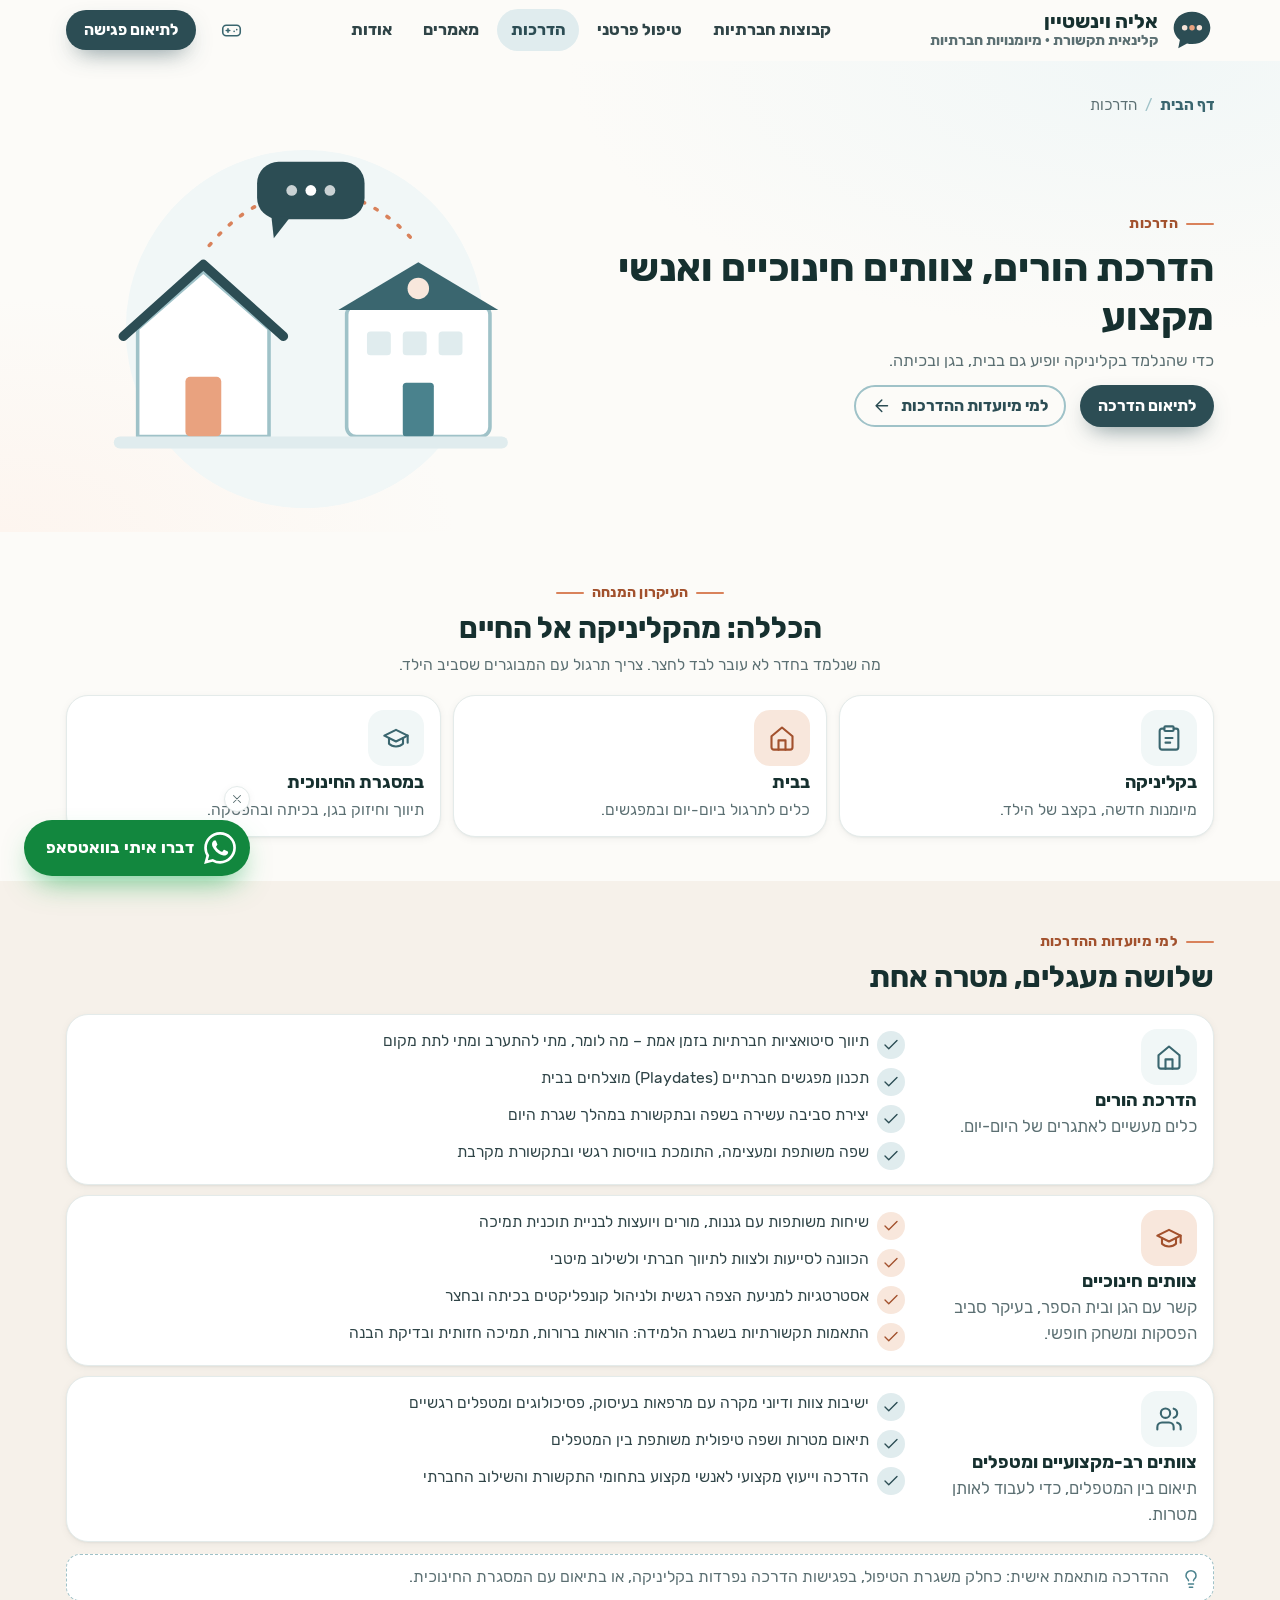
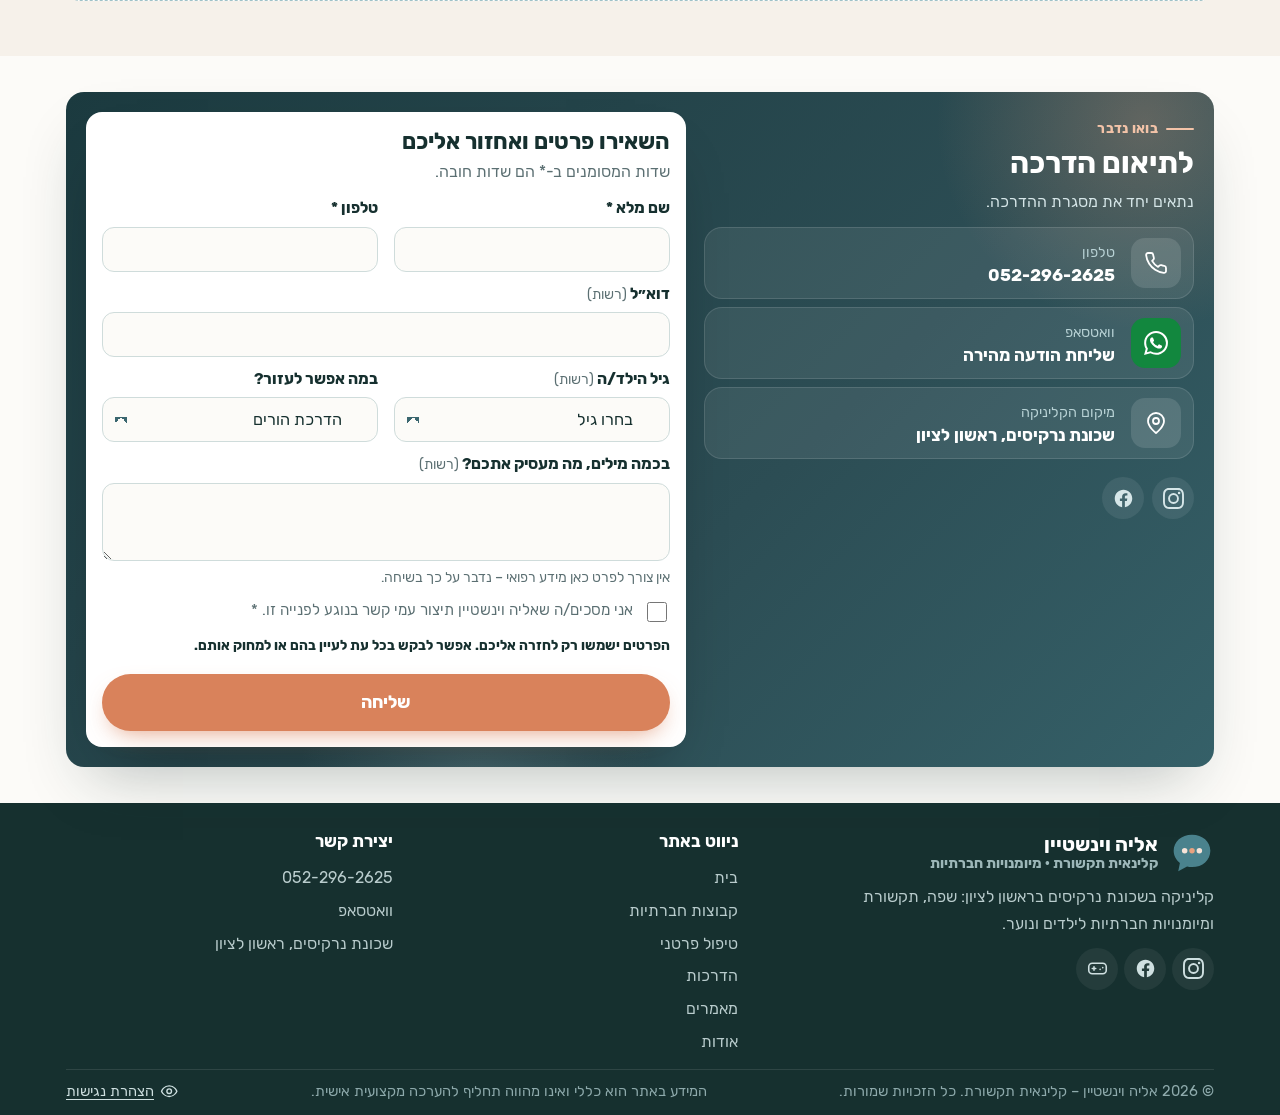
<file: guidance.html>
<!DOCTYPE html>
<html lang="he" dir="rtl">
<head>
<meta charset="UTF-8">
<meta name="viewport" content="width=device-width, initial-scale=1.0">
<title>הדרכת הורים וצוותים | אליה וינשטיין – קלינאית תקשורת</title>
<meta name="description" content="הדרכת הורים, צוותים חינוכיים ואנשי מקצוע להכללת מיומנויות תקשורת וחברה בבית, בגן ובבית הספר.">
<meta name="theme-color" content="#2c4d54">
<link rel="icon" href="favicon.ico" sizes="any">
<link rel="icon" href="favicon.svg" type="image/svg+xml">
<link rel="icon" href="favicon-32.png" type="image/png" sizes="32x32">
<link rel="apple-touch-icon" href="apple-touch-icon.png">
<meta property="og:type" content="website">
<meta property="og:locale" content="he_IL">
<meta property="og:title" content="הדרכת הורים וצוותים | אליה וינשטיין – קלינאית תקשורת">
<meta property="og:description" content="הדרכת הורים, צוותים חינוכיים ואנשי מקצוע להכללת מיומנויות תקשורת וחברה בבית, בגן ובבית הספר.">
<meta property="og:url" content="https://kobiwein.github.io/eliaSLPweb/guidance.html">
<meta property="og:image" content="https://kobiwein.github.io/eliaSLPweb/og-image.png">
<meta property="og:image:width" content="1200">
<meta property="og:image:height" content="630">
<meta property="og:image:alt" content="אליה וינשטיין, קלינאית תקשורת ומיומנויות חברתיות, ראשון לציון">
<meta name="twitter:card" content="summary_large_image">
<meta name="twitter:image" content="https://kobiwein.github.io/eliaSLPweb/og-image.png">
<link rel="canonical" href="https://kobiwein.github.io/eliaSLPweb/guidance.html">
<script>document.documentElement.classList.add('js');</script>
<style>@font-face{font-family:'Rubik';font-style:normal;font-weight:400;font-display:swap;src:url([data-uri]) format('woff')}
@font-face{font-family:'Rubik';font-style:normal;font-weight:700;font-display:swap;src:url([data-uri]) format('woff')}

:root{
  --ink:#16302f; --teal-900:#1b3a3f; --teal-800:#2c4d54; --teal-700:#3a666f; --teal-600:#4a828d;
  --teal-300:#9fc2c8; --teal-100:#e0ecee; --teal-50:#f1f7f7;
  --accent:#d9825b; --accent-ink:#a2512d; --accent-soft:#f8e7dc; --accent-50:#fdf5ef;
  --sand:#f6f1ea; --bg:#fcfbf8; --surface:#ffffff;
  --text:#2f4447; --muted:#5b6f72; --line:#e4ebea;
  --radius:22px; --radius-sm:14px;
  --shadow-sm:0 1px 2px rgba(22,48,47,.05),0 2px 8px rgba(22,48,47,.05);
  --shadow:0 10px 30px -12px rgba(22,48,47,.18),0 2px 6px rgba(22,48,47,.05);
  --shadow-lg:0 30px 60px -25px rgba(22,48,47,.30);
  --maxw:1180px;
  --font:'Rubik','Assistant','Heebo',system-ui,-apple-system,'Segoe UI',Arial,sans-serif;
}
*,*::before,*::after{box-sizing:border-box}
html{scroll-behavior:smooth;-webkit-text-size-adjust:100%}
body{margin:0;overflow-x:clip;font-family:var(--font);font-size:18px;line-height:1.75;color:var(--text);background:var(--bg);-webkit-font-smoothing:antialiased;text-rendering:optimizeLegibility}
img,svg{display:block;max-width:100%}
a{color:inherit;text-decoration:none}
p{margin:0 0 1em}
h1,h2,h3,h4{color:var(--ink);line-height:1.25;margin:0;font-weight:700;letter-spacing:0}
h1{font-size:clamp(2.1rem,4.6vw,3.6rem)}
h2{font-size:clamp(1.75rem,3.2vw,2.6rem)}
h3{font-size:1.3rem;font-weight:700}
strong{color:var(--ink);font-weight:700}
.ic{width:1.25em;height:1.25em;flex:none}
:focus-visible{outline:3px solid var(--accent);outline-offset:3px;border-radius:8px}
.skip{position:absolute;inset-inline-start:1rem;inset-block-start:-100px;background:var(--teal-800);color:#fff;padding:.6rem 1rem;border-radius:10px;z-index:100}
.skip:focus{inset-block-start:1rem}
.container{width:100%;max-width:var(--maxw);margin-inline:auto;padding-inline:24px}
.narrow{max-width:860px}
section{position:relative}
.section{padding-block:96px}
.section-tight{padding-block:64px}
.bg-sand{background:var(--sand)}
.bg-teal{background:var(--teal-50)}
.eyebrow{display:inline-flex;align-items:center;gap:.5rem;font-size:.95rem;font-weight:700;color:var(--accent-ink);letter-spacing:.02em;margin-block-end:14px}
.eyebrow::before{content:"";width:28px;height:2px;background:var(--accent);border-radius:2px}
.lead{font-size:1.22rem;color:var(--muted);line-height:1.8}
.sec-head{max-width:760px;margin-block-end:52px}
.sec-head.center{margin-inline:auto;text-align:center}
.sec-head.center .eyebrow::after{content:"";width:28px;height:2px;background:var(--accent);border-radius:2px}
.sec-head h2{margin-block-end:16px}
.sec-head p{font-size:1.15rem;color:var(--muted);margin:0}

/* buttons */
.btn{display:inline-flex;align-items:center;justify-content:center;gap:.6rem;font-family:inherit;font-weight:700;font-size:1.05rem;padding:.9rem 1.6rem;border-radius:999px;border:2px solid transparent;cursor:pointer;transition:transform .2s ease,box-shadow .2s ease,background-color .2s ease,color .2s ease;line-height:1.2}
.btn:hover{transform:translateY(-2px)}
.btn-primary{background:var(--teal-800);color:#fff;box-shadow:0 10px 24px -10px rgba(44,77,84,.7)}
.btn-primary:hover{background:var(--teal-900)}
.btn-accent{background:var(--accent);color:#fff;box-shadow:0 10px 24px -10px rgba(217,130,91,.8)}
.btn-accent:hover{background:#c8714b}
.btn-ghost{background:transparent;color:var(--teal-800);border-color:var(--teal-300)}
.btn-ghost:hover{background:var(--surface);border-color:var(--teal-600)}
.btn-white{background:#fff;color:var(--teal-900)}
.btn-wa{background:#12873e;color:#fff}
.btn-wa:hover{background:#0f7a36}
.btn-row{display:flex;flex-wrap:wrap;gap:14px}
.link-arrow{display:inline-flex;align-items:center;gap:.5rem;font-weight:700;color:var(--teal-700)}
.link-arrow .ic{transition:transform .25s ease}
a:hover .link-arrow .ic,.link-arrow:hover .ic{transform:translateX(-5px)}

/* header */
.site-header{position:sticky;inset-block-start:0;z-index:50;background:rgba(252,251,248,.86);backdrop-filter:saturate(160%) blur(14px);-webkit-backdrop-filter:saturate(160%) blur(14px);border-block-end:1px solid transparent;transition:border-color .3s,box-shadow .3s}
.site-header.scrolled{border-block-end-color:var(--line);box-shadow:0 6px 24px -18px rgba(22,48,47,.35)}
.nav{display:flex;align-items:center;justify-content:space-between;gap:24px;height:80px}
.brand{display:flex;align-items:center;gap:12px}
.logo-mark{width:44px;height:44px}
.brand-text{display:flex;flex-direction:column;line-height:1.15}
.brand-name{font-weight:800;font-size:1.25rem;color:var(--ink)}
.brand-sub{font-size:.88rem;color:var(--muted);font-weight:600}
.menu{display:flex;align-items:center;gap:4px;list-style:none;margin:0;padding:0}
.menu a{display:block;padding:.5rem .85rem;border-radius:999px;font-weight:600;color:var(--text);font-size:1.02rem;transition:background-color .2s,color .2s}
.menu a:hover{background:var(--teal-50);color:var(--teal-800)}
.menu a[aria-current="page"]{color:var(--teal-800);background:var(--teal-100)}
.nav-end{display:flex;align-items:center;gap:6px}
.icon-btn{display:inline-flex;align-items:center;justify-content:center;width:42px;height:42px;border-radius:50%;color:var(--teal-700);transition:background-color .2s,color .2s}
.icon-btn:hover{background:var(--teal-50);color:var(--teal-900)}
.icon-btn .ic{width:21px;height:21px}
.nav-cta{margin-inline-start:8px;padding:.7rem 1.25rem;font-size:1rem}
.burger{display:none;background:none;border:0;color:var(--teal-900);width:46px;height:46px;border-radius:12px;cursor:pointer;align-items:center;justify-content:center}
.burger .ic{width:28px;height:28px}
.burger:hover{background:var(--teal-50)}
.mobile-panel{display:none;border-block-start:1px solid var(--line);background:var(--bg);padding:12px 24px 24px}
.mobile-panel.open{display:block}
.mobile-panel ul{list-style:none;margin:0;padding:0}
.mobile-panel li a{display:flex;justify-content:space-between;align-items:center;padding:14px 4px;border-block-end:1px solid var(--line);font-weight:700;font-size:1.1rem;color:var(--ink)}
.mobile-panel li a[aria-current="page"]{color:var(--accent-ink)}
.mobile-social{display:flex;gap:8px;margin-block:16px}
.mobile-panel .btn{width:100%}
@media (max-width:1180px){.menu,.nav-end .icon-btn,.nav-cta{display:none}.burger{display:inline-flex}}

/* hero (home) */
.hero{overflow:hidden;padding-block:72px 96px;background:radial-gradient(1200px 500px at 85% -10%,var(--teal-50),transparent 60%),radial-gradient(800px 400px at 0% 100%,var(--accent-50),transparent 60%)}
.hero-grid{display:grid;grid-template-columns:1.1fr .9fr;gap:56px;align-items:center}
.hero h1{margin-block:6px 22px;position:relative;z-index:0}
.hero h1 .hl{color:var(--teal-700);position:relative;white-space:nowrap}
.hero h1 .hl::after{content:"";position:absolute;inset-inline:0;inset-block-end:.06em;height:.22em;background:var(--accent-soft);z-index:-1;border-radius:6px}
.hero .lead{max-width:600px;margin-block-end:32px}
.trust{display:flex;flex-wrap:wrap;gap:12px 26px;margin-block-start:36px;padding:0;list-style:none}
.trust li{display:flex;align-items:center;gap:.5rem;font-weight:600;color:var(--teal-800);font-size:1rem}
.trust .ic{color:var(--accent);width:22px;height:22px}
.hero-art{position:relative}
.hero-art svg{width:100%;height:auto}
.float-card{position:absolute;background:var(--surface);border-radius:18px;box-shadow:var(--shadow);padding:14px 18px;display:flex;align-items:center;gap:12px;font-weight:700;color:var(--ink);font-size:.98rem}
.float-card .ic{width:36px;height:36px;padding:8px;border-radius:12px;background:var(--teal-50);color:var(--teal-700)}
.float-card small{display:block;font-weight:500;color:var(--muted);font-size:.85rem}
.fc-1{inset-block-start:8%;inset-inline-end:-4%}
.fc-2{inset-block-end:10%;inset-inline-start:-6%}
.fc-2 .ic{background:var(--accent-soft);color:var(--accent-ink)}

/* page hero (inner) */
.page-hero{padding-block:44px 80px;overflow:hidden;background:radial-gradient(900px 420px at 90% 0%,var(--teal-50),transparent 65%),radial-gradient(700px 360px at 0% 100%,var(--accent-50),transparent 65%)}
.crumbs{display:flex;align-items:center;gap:.5rem;font-size:.95rem;color:var(--muted);margin-block-end:36px;list-style:none;padding:0}
.crumbs a{color:var(--teal-700);font-weight:600}
.crumbs a:hover{text-decoration:underline}
.crumbs li+li::before{content:"/";margin-inline-end:.5rem;color:var(--teal-300)}
.ph-grid{display:grid;grid-template-columns:1.15fr .85fr;gap:56px;align-items:center}
.page-hero h1{margin-block:4px 20px}
.page-hero .lead{margin-block-end:30px;max-width:620px}

/* cards */
.grid{display:grid;gap:24px}
.g-2{grid-template-columns:repeat(2,1fr)}
.g-3{grid-template-columns:repeat(3,1fr)}
.g-4{grid-template-columns:repeat(4,1fr)}
.card{background:var(--surface);border:1px solid var(--line);border-radius:var(--radius);padding:32px;box-shadow:var(--shadow-sm);transition:transform .3s ease,box-shadow .3s ease,border-color .3s}
.card h3{margin-block:18px 10px}
.card p{color:var(--muted);margin:0;font-size:1.05rem}
.card.hover:hover{transform:translateY(-6px);box-shadow:var(--shadow-lg);border-color:transparent}
.badge-ic{display:inline-flex;align-items:center;justify-content:center;width:56px;height:56px;border-radius:16px;background:var(--teal-50);color:var(--teal-700)}
.badge-ic .ic{width:28px;height:28px}
.badge-ic.warm{background:var(--accent-soft);color:var(--accent-ink)}

/* service cards */
.service{display:flex;flex-direction:column;position:relative;overflow:hidden;padding:0}
.service .art{height:190px;display:flex;align-items:center;justify-content:center;background:var(--teal-50);position:relative;overflow:hidden}
.service .art svg{height:150px;width:auto;transition:transform .5s ease}
.service:hover .art svg{transform:scale(1.06) rotate(-1.5deg)}
.service.warm .art{background:var(--accent-50)}
.service .body{padding:28px 30px 30px;display:flex;flex-direction:column;flex:1}
.service h3{margin:0 0 10px;font-size:1.4rem}
.service p{flex:1;margin-block-end:22px}
.tag{position:absolute;inset-block-start:16px;inset-inline-start:16px;background:var(--accent-ink);color:#fff;font-weight:700;font-size:.82rem;padding:.3rem .8rem;border-radius:999px;z-index:2}
.service-featured{grid-row:span 1}

/* checklist */
.checks{list-style:none;margin:0;padding:0;display:grid;gap:14px}
.checks li{display:flex;gap:14px;align-items:flex-start;font-size:1.08rem}
.checks li .ic{flex:none;width:28px;height:28px;padding:5px;border-radius:50%;background:var(--teal-100);color:var(--teal-800);margin-block-start:2px}
.checks.warm li .ic{background:var(--accent-soft);color:var(--accent-ink)}

/* signs panel */
.signs{display:grid;grid-template-columns:repeat(2,1fr);gap:24px}
.signs .card h3{display:flex;align-items:center;gap:12px;margin:0 0 18px}
.signs .card h3 .badge-ic{width:46px;height:46px;border-radius:14px}
.note{display:flex;gap:12px;align-items:flex-start;margin-block-start:12px;padding:18px 22px;border-radius:var(--radius-sm);background:var(--surface);border:1px dashed var(--teal-300);color:var(--muted);font-size:1rem}
.note .ic{color:var(--teal-600);margin-block-start:4px}

/* steps */
.steps{list-style:none;padding:0;margin:0;display:grid;grid-template-columns:repeat(4,1fr);gap:24px;counter-reset:s;position:relative}
.steps li{position:relative;background:var(--surface);border-radius:var(--radius);padding:30px 26px;border:1px solid var(--line);box-shadow:var(--shadow-sm)}
.steps .num{display:inline-flex;align-items:center;justify-content:center;width:48px;height:48px;border-radius:50%;background:var(--teal-800);color:#fff;font-weight:800;font-size:1.2rem;margin-block-end:16px;box-shadow:0 0 0 6px var(--teal-50)}
.steps li:nth-child(even) .num{background:var(--accent-ink)}
.steps h3{font-size:1.2rem;margin-block-end:8px}
.steps p{color:var(--muted);font-size:1.02rem;margin:0}

/* split / about teaser */
.split{display:grid;grid-template-columns:1fr 1fr;gap:64px;align-items:center}
.portrait{position:relative;aspect-ratio:4/5;border-radius:200px 200px var(--radius) var(--radius);background:linear-gradient(160deg,var(--teal-100),var(--teal-50) 55%,var(--accent-50));overflow:hidden;display:flex;align-items:center;justify-content:center;box-shadow:var(--shadow-lg)}
.portrait .ph{display:flex;flex-direction:column;align-items:center;gap:14px;color:var(--teal-700);text-align:center;padding:24px}
.portrait .mono{width:120px;height:120px;border-radius:50%;background:var(--surface);display:flex;align-items:center;justify-content:center;font-size:2.6rem;font-weight:800;color:var(--teal-800);box-shadow:var(--shadow)}
.portrait .ph span{font-weight:600;font-size:.98rem;opacity:.85}
.portrait-wrap{position:relative;isolation:isolate;max-width:440px;margin-inline:auto;width:100%}
.portrait-wrap::before{content:"";position:absolute;inset:auto -22px -22px auto;width:70%;height:70%;border-radius:var(--radius);background:var(--accent-soft);z-index:-1}
.portrait-wrap .float-card{inset-block-end:28px;inset-inline-end:-30px}
blockquote.quote{margin:28px 0;padding:26px 30px;background:var(--surface);border-radius:var(--radius);border-inline-start:5px solid var(--accent);box-shadow:var(--shadow-sm);font-size:1.18rem;color:var(--ink);font-weight:500;position:relative}
blockquote.quote::before{content:"”";position:absolute;inset-block-start:-18px;inset-inline-end:22px;font-size:5rem;line-height:1;color:var(--accent-soft);font-family:Georgia,serif}
blockquote.quote footer{margin-block-start:12px;font-size:1rem;color:var(--accent-ink);font-weight:700}

/* principles */
.principle{display:flex;gap:18px;align-items:flex-start;padding:26px;border-radius:var(--radius);background:var(--surface);border:1px solid var(--line)}
.principle h3{font-size:1.18rem;margin-block-end:6px}
.principle p{margin:0;color:var(--muted);font-size:1.02rem}

/* prose */
.prose p{font-size:1.12rem}
.prose h2{margin-block:8px 18px}
.prose h3{margin-block:34px 12px;font-size:1.45rem}

/* info list */
.facts{display:grid;gap:0;background:var(--surface);border-radius:var(--radius);border:1px solid var(--line);box-shadow:var(--shadow);overflow:hidden}
.facts .row{display:flex;gap:16px;align-items:center;padding:20px 24px;border-block-end:1px solid var(--line)}
.facts .row:last-child{border-block-end:0}
.facts .row .badge-ic{width:48px;height:48px;border-radius:14px}
.facts .k{font-size:.9rem;color:var(--muted);font-weight:600}
.facts .v{font-size:1.1rem;color:var(--ink);font-weight:700;line-height:1.35}
.facts-head{padding:20px 24px;background:var(--teal-800);color:#fff;font-weight:800;font-size:1.15rem}

/* audience blocks */
.aud{display:grid;grid-template-columns:280px 1fr;gap:40px;padding:40px;border-radius:var(--radius);background:var(--surface);border:1px solid var(--line);box-shadow:var(--shadow-sm)}
.aud+.aud{margin-block-start:24px}
.aud-head h3{font-size:1.55rem;margin-block:16px 10px}
.aud-head p{color:var(--muted);margin:0;font-size:1.05rem}

/* chips */
.chips{display:flex;flex-wrap:wrap;gap:10px;list-style:none;padding:0;margin:0}
.chips li{padding:.45rem 1rem;border-radius:999px;background:var(--surface);border:1px solid var(--line);font-weight:600;color:var(--teal-800);font-size:.98rem}

/* placeholder to fill */
.todo{background:#fff6d6;border:1px dashed #d9b44a;border-radius:6px;padding:0 .35em;color:#7a5b00;font-weight:600}

/* FAQ */
.faq{display:grid;gap:14px}
.faq details{background:var(--surface);border:1px solid var(--line);border-radius:18px;padding:0 26px;transition:box-shadow .3s,border-color .3s}
.faq details[open]{box-shadow:var(--shadow);border-color:transparent}
.faq summary{list-style:none;cursor:pointer;display:flex;justify-content:space-between;align-items:center;gap:16px;padding:22px 0;font-weight:700;font-size:1.15rem;color:var(--ink)}
.faq summary::-webkit-details-marker{display:none}
.faq summary .ic{color:var(--teal-600);transition:transform .3s;width:24px;height:24px}
.faq details[open] summary .ic{transform:rotate(180deg)}
.faq .ans{padding-block-end:22px;color:var(--muted);font-size:1.07rem}
.faq .ans p:last-child{margin:0}

/* contact */
.contact{padding-block:96px}
.contact-box{position:relative;overflow:hidden;border-radius:32px;background:linear-gradient(135deg,var(--teal-900),var(--teal-800) 60%,#356068);color:#fff;padding:64px;display:grid;grid-template-columns:1.1fr .9fr;gap:48px;align-items:center;box-shadow:var(--shadow-lg)}
.contact-box::before,.contact-box::after{content:"";position:absolute;border-radius:50%;pointer-events:none}
.contact-box::before{width:420px;height:420px;inset-block-start:-180px;inset-inline-start:-140px;background:radial-gradient(circle,rgba(233,162,127,.28),transparent 70%)}
.contact-box::after{width:360px;height:360px;inset-block-end:-200px;inset-inline-end:20%;background:radial-gradient(circle,rgba(159,194,200,.22),transparent 70%)}
.contact-box > *{position:relative;z-index:1}
.contact-box h2{color:#fff;margin-block-end:16px}
.contact-box .eyebrow{color:#f3c3a8}
.contact-box .eyebrow::before{background:#f3c3a8}
.contact-box p{color:#d6e6e8;font-size:1.15rem}
.c-list{display:grid;gap:14px}
.c-item{display:flex;align-items:center;gap:16px;padding:18px 20px;border-radius:18px;background:rgba(255,255,255,.08);border:1px solid rgba(255,255,255,.12);transition:background-color .2s,transform .2s}
a.c-item:hover{background:rgba(255,255,255,.14);transform:translateY(-2px)}
.c-item .ci{display:inline-flex;align-items:center;justify-content:center;width:50px;height:50px;border-radius:14px;background:rgba(255,255,255,.12);color:#fff;flex:none}
.c-item .ci .ic{width:24px;height:24px}
.c-item .k{font-size:.9rem;color:#b9d3d6}
.c-item .v{font-size:1.25rem;font-weight:800;color:#fff;line-height:1.3}
.c-item.wa .ci{background:#12873e}

/* footer */
.site-footer{background:var(--ink);color:#b9cccd;padding-block:64px 28px;font-size:1rem}
.f-grid{display:grid;grid-template-columns:1.4fr 1fr 1fr;gap:40px}
.site-footer .brand-name{color:#fff}
.site-footer .logo-mark path{fill:#4a828d}
.site-footer .brand-sub{color:#9db7b9}
.site-footer h4{color:#fff;font-size:1.05rem;margin-block-end:14px}
.site-footer ul{list-style:none;margin:0;padding:0;display:grid;gap:8px}
.site-footer a:hover{color:#fff}
.f-a11y{display:inline-flex;align-items:center;gap:.4rem;color:#cfe0e1;text-decoration:underline;text-underline-offset:3px}
.f-about{margin-block-start:8px;max-width:380px;line-height:1.7}
.f-social{display:flex;gap:6px;margin-block-start:8px}
.f-social .icon-btn{color:#cfe0e1;background:rgba(255,255,255,.06)}
.f-social .icon-btn:hover{background:rgba(255,255,255,.14);color:#fff}
.f-bottom{margin-block-start:44px;padding-block-start:22px;border-block-start:1px solid rgba(255,255,255,.1);display:flex;flex-wrap:wrap;justify-content:space-between;gap:12px;font-size:.92rem;color:#8eaaac}

/* whatsapp widget */
.wa-widget{position:fixed;inset-block-end:24px;inset-inline-end:24px;z-index:60;display:flex;flex-direction:column;align-items:flex-start;gap:8px}
.wa-close{width:26px;height:26px;border-radius:50%;background:#fff;border:1px solid var(--line);color:var(--muted);display:inline-flex;align-items:center;justify-content:center;cursor:pointer;box-shadow:var(--shadow-sm);padding:0}
.wa-close .ic{width:14px;height:14px}
.wa-close:hover{color:var(--ink)}
.wa-btn{display:flex;align-items:center;gap:10px;background:#12873e;color:#fff;border-radius:999px;padding:12px;box-shadow:0 14px 30px -10px rgba(31,174,84,.7);transition:transform .2s,background-color .2s}
.wa-btn:hover{transform:scale(1.05);background:#0f7a36}
.wa-btn .ic{width:32px;height:32px}
.wa-btn .wa-label{font-weight:700;padding-inline-end:8px;display:none}
@media (min-width:900px){.wa-btn{padding:12px 14px}.wa-btn .wa-label{display:inline}}
.wa-widget.hidden{display:none}


/* contact form */
.contact-box{grid-template-columns:.9fr 1.1fr;align-items:start}
.c-social{display:flex;gap:8px;margin-block-start:18px}
.c-social .icon-btn{color:#d6e6e8;background:rgba(255,255,255,.08)}
.c-social .icon-btn:hover{background:rgba(255,255,255,.16);color:#fff}
.form-card{background:var(--surface);color:var(--text);border-radius:24px;padding:34px;box-shadow:0 30px 60px -30px rgba(0,0,0,.45)}
.form-card h3{font-size:1.4rem;margin-block-end:4px}
.form-card .sub{color:var(--muted);font-size:1rem;margin-block-end:22px}
.f-row{display:grid;grid-template-columns:1fr 1fr;gap:16px}
.field{display:flex;flex-direction:column;gap:6px;margin-block-end:16px}
.field label{font-weight:700;color:var(--ink);font-size:.98rem}
.field .opt{font-weight:500;color:var(--muted);font-size:.88rem}
.field input,.field select,.field textarea{font-family:inherit;font-size:1.02rem;color:var(--ink);background:var(--bg);border:1.5px solid #cfdcdb;border-radius:12px;padding:.75rem .9rem;transition:border-color .2s,box-shadow .2s,background-color .2s;width:100%}
.field textarea{min-height:110px;resize:vertical;line-height:1.6}
.field select{appearance:none;-webkit-appearance:none;background-image:linear-gradient(45deg,transparent 50%,var(--teal-700) 50%),linear-gradient(135deg,var(--teal-700) 50%,transparent 50%);background-position:left 18px center,left 12px center;background-size:6px 6px,6px 6px;background-repeat:no-repeat;padding-inline-end:.9rem;padding-inline-start:2.2rem}
.field input:focus,.field select:focus,.field textarea:focus{outline:none;border-color:var(--teal-600);background:#fff;box-shadow:0 0 0 4px rgba(74,130,141,.18)}
.field [aria-invalid="true"]{border-color:#b42318;background:#fff8f7}
.err{color:#b42318;font-size:.9rem;font-weight:600;min-height:0}
.err:empty{display:none}
.hp{position:absolute!important;inset-inline-start:-9999px;width:1px;height:1px;overflow:hidden}
.consent{display:flex;gap:10px;align-items:flex-start;font-size:.95rem;color:var(--muted);margin-block:4px 6px;line-height:1.55}
.consent input{width:20px;height:20px;margin-block-start:3px;accent-color:var(--teal-700);flex:none}
.form-card .privacy{font-size:.86rem;color:var(--ink);font-weight:700;line-height:1.55;margin:10px 0 18px}
.form-card .btn{width:100%;font-size:1.1rem;padding:1rem}
.form-card .btn[disabled]{opacity:.65;cursor:wait;transform:none}
.f-status{margin-block-start:14px;border-radius:12px;padding:12px 14px;font-weight:600;font-size:.98rem}
.f-status:empty{display:none}
.f-status.ok{background:#e8f6ee;color:#11633a;border:1px solid #bfe5cf}
.f-status.bad{background:#fdecea;color:#912018;border:1px solid #f5c2bc}

/* articles */
.art-card{display:flex;flex-direction:column;padding:0;overflow:hidden}
.art-card .cover{height:150px;display:flex;align-items:center;justify-content:center;background:var(--teal-50);color:var(--teal-700)}
.art-card.warm .cover{background:var(--accent-50);color:var(--accent-ink)}
.art-card .cover .ic{width:64px;height:64px;stroke-width:1.4}
.art-card .body{padding:26px 28px 28px;display:flex;flex-direction:column;flex:1}
.art-card h2,.art-card h3{font-size:1.3rem;margin:8px 0 10px}
.art-card p{flex:1;margin-block-end:18px}
.meta{display:flex;flex-wrap:wrap;gap:6px 16px;font-size:.9rem;color:var(--muted);font-weight:600}
.meta span{display:inline-flex;align-items:center;gap:.35rem}
.meta .ic{width:16px;height:16px}
.cat{display:inline-block;font-size:.82rem;font-weight:700;color:var(--teal-800);background:var(--teal-100);padding:.2rem .7rem;border-radius:999px}
.warm .cat{background:var(--accent-soft);color:var(--accent-ink)}
.article-hero{padding-block:44px 56px;background:radial-gradient(900px 420px at 90% 0%,var(--teal-50),transparent 65%),radial-gradient(700px 360px at 0% 100%,var(--accent-50),transparent 65%)}
.article-hero h1{font-size:clamp(1.9rem,4vw,3rem);margin-block:14px 18px}
.article-hero .lead{margin-block-end:22px}
.byline{display:flex;align-items:center;gap:12px;font-size:.98rem;color:var(--muted)}
.byline .av{width:44px;height:44px;border-radius:50%;background:var(--teal-800);color:#fff;display:flex;align-items:center;justify-content:center;font-weight:700}
.byline strong{display:block;color:var(--ink)}
.article{padding-block:56px 24px}
.article .prose{max-width:760px;margin-inline:auto}
.prose h2{font-size:clamp(1.45rem,2.6vw,1.9rem);margin-block:44px 14px}
.prose ul.dots{padding-inline-start:1.3rem;margin:0 0 1.2em}
.prose ul.dots li{margin-block-end:.5em}
.prose ul.dots li::marker{color:var(--accent)}
.callout{display:flex;gap:14px;align-items:flex-start;padding:20px 24px;border-radius:18px;background:var(--teal-50);border:1px solid var(--teal-100);margin:26px 0;font-size:1.05rem}
.callout .ic{color:var(--teal-700);width:26px;height:26px;margin-block-start:3px}
.callout.warm{background:var(--accent-50);border-color:var(--accent-soft)}
.callout.warm .ic{color:var(--accent-ink)}
.callout p:last-child{margin:0}
.callout strong{display:block;margin-block-end:4px}
.tip{position:relative;padding:22px 24px 22px 24px;border-radius:18px;background:var(--surface);border:1px solid var(--line);box-shadow:var(--shadow-sm);margin-block-end:18px}
.tip h2,.tip h3{display:flex;align-items:center;gap:12px;font-size:1.22rem;margin:0 0 8px}
.tip h2 .n,.tip h3 .n{display:inline-flex;align-items:center;justify-content:center;width:36px;height:36px;border-radius:50%;background:var(--teal-800);color:#fff;font-size:1rem;flex:none}
.tip:nth-of-type(even) h2 .n,.tip:nth-of-type(even) h3 .n{background:var(--accent-ink)}
.tip p{margin:0;color:var(--text);font-size:1.06rem}
.tip .ex{margin-block-start:10px;padding:10px 14px;border-radius:12px;background:var(--sand);font-size:1rem;color:var(--ink)}
.timeline{list-style:none;margin:24px 0;padding:0;display:grid;gap:16px}
.timeline li{display:grid;grid-template-columns:120px 1fr;gap:20px;align-items:start;padding:22px 24px;border-radius:18px;background:var(--surface);border:1px solid var(--line);box-shadow:var(--shadow-sm)}
.timeline .age{display:flex;align-items:center;justify-content:center;text-align:center;font-weight:700;color:var(--teal-800);background:var(--teal-100);border-radius:14px;padding:12px 8px;line-height:1.3;font-size:1.02rem}
.timeline li:nth-child(even) .age{background:var(--accent-soft);color:var(--accent-ink)}
.timeline ul{margin:0;padding-inline-start:1.1rem}
.timeline ul li{display:list-item;padding:0;border:0;box-shadow:none;background:none;border-radius:0;margin-block-end:.3em}
.timeline ul li::marker{color:var(--accent)}
.flags{background:#fff8f3;border:1px solid var(--accent-soft);border-radius:var(--radius);padding:26px 28px;margin:22px 0}
.flags h3{margin:0 0 12px;font-size:1.2rem;color:var(--accent-ink)}
.bottom-line{background:var(--teal-800);color:#d6e6e8;border-radius:var(--radius);padding:28px 30px;margin:40px 0 0}
.bottom-line h2{color:#fff;margin:0 0 10px;font-size:1.4rem}
.bottom-line p{margin:0;font-size:1.08rem}
.disclaimer{margin-block-start:26px;font-size:.92rem;color:var(--muted);border-block-start:1px solid var(--line);padding-block-start:16px}
@media (max-width:760px){
  .f-row{grid-template-columns:1fr;gap:0}
  .form-card{padding:24px 20px}
  .timeline li{grid-template-columns:1fr;gap:12px}
  .timeline .age{justify-content:flex-start;padding:8px 14px;width:max-content}
  .g-3 > .service:last-child:nth-child(odd){flex-direction:column}
}

/* reveal */
.js .reveal{opacity:0;transform:translateY(22px);transition:opacity .7s ease,transform .7s ease}
.js .reveal.in{opacity:1;transform:none}
.js .reveal.d1{transition-delay:.08s}.js .reveal.d2{transition-delay:.16s}.js .reveal.d3{transition-delay:.24s}
@media (prefers-reduced-motion:reduce){html{scroll-behavior:auto}.js .reveal{opacity:1;transform:none;transition:none}*{transition:none!important;animation:none!important}}

/* responsive */
@media (max-width:1060px){
  .g-4,.steps{grid-template-columns:repeat(2,1fr)}
  .hero-grid,.ph-grid{grid-template-columns:1fr}
  .hero-art,.ph-art{max-width:520px;margin-inline:auto;width:100%}
  .split{grid-template-columns:1fr;gap:56px}
  .contact-box{grid-template-columns:1fr;padding:48px 36px}
  .aud{grid-template-columns:1fr;gap:24px}
}
@media (min-width:761px) and (max-width:1060px){
  .g-3{grid-template-columns:repeat(2,1fr)}
  .g-3 > :last-child:nth-child(odd){grid-column:1 / -1}
  .g-3 > .service:last-child:nth-child(odd){flex-direction:row;align-items:stretch}
  .g-3 > .service:last-child:nth-child(odd) .art{width:42%;height:auto;min-height:220px}
  .signs .card{padding:28px}
}
@media (max-width:760px){
  body{font-size:17px}
  .section,.contact{padding-block:68px}
  .hero{padding-block:40px 64px}
  .g-2,.g-3,.g-4,.steps,.signs{grid-template-columns:1fr}
  .f-grid{grid-template-columns:1fr;gap:32px}
  .card,.aud{padding:26px}
  .contact-box{padding:40px 22px;border-radius:24px}
  .fc-1{inset-inline-end:0}.fc-2{inset-inline-start:0}
  .portrait-wrap .float-card{inset-inline-end:0}
  .hero h1 .hl{white-space:normal}
  .nav{height:70px}
  .brand-sub{font-size:.8rem}
  .btn-row .btn{flex:1 1 100%}
}
@media print{.site-header,.wa-widget,.contact-box::before,.contact-box::after{display:none}.js .reveal{opacity:1;transform:none}}

/* density */
body{font-size:16.5px;line-height:1.55}
h1{font-size:clamp(1.75rem,3.2vw,2.45rem)}
h2{font-size:clamp(1.35rem,2.3vw,1.85rem)}
h3{font-size:1.1rem}
p{margin:0 0 .65em}
.section{padding-block:44px}
.lead{font-size:1.02rem;line-height:1.5}
.sec-head{margin-block-end:18px}
.sec-head h2{margin-block-end:6px}
.sec-head p{font-size:.98rem}
.eyebrow{margin-block-end:6px;font-size:.88rem}
.hero{padding-block:28px 32px}
.hero-grid,.ph-grid{gap:24px}
.hero h1{margin-block:2px 8px}
.hero .lead{margin-block-end:14px}
.trust{margin-block-start:14px;gap:6px 16px}
.page-hero{padding-block:18px 24px}
.crumbs{margin-block-end:8px}
.page-hero h1{margin-block:2px 8px}
.page-hero .lead{margin-block-end:12px}
.grid{gap:12px}
.card{padding:14px 16px}
.card h3{margin-block:6px 4px}
.card p{font-size:.98rem}
.service .art{height:100px}
.service .art svg{height:82px}
.service .body{padding:12px 14px 14px}
.service h3{margin:0 0 4px;font-size:1.08rem}
.service p{margin-block-end:8px}
.checks{gap:7px}
.checks li{font-size:.98rem;gap:8px}
.signs{gap:12px}
.note{margin-block-start:12px;padding:10px 12px}
.steps{gap:10px}
.steps li{padding:12px 14px}
.steps .num{width:34px;height:34px;margin-block-end:6px;font-size:.95rem;box-shadow:0 0 0 4px var(--teal-50)}
.steps h3{margin-block-end:4px}
.split{gap:24px}
blockquote.quote{margin:10px 0;padding:12px 14px;font-size:.98rem}
blockquote.quote::before{font-size:2.4rem;inset-block-start:-8px}
.principle{padding:12px 14px;gap:10px}
.prose p{font-size:1rem}
.prose h2{margin-block:18px 6px}
.prose h3{margin-block:14px 4px;font-size:1.15rem}
.facts .row{padding:8px 12px}
.aud{gap:12px;padding:14px 16px}
.aud+.aud{margin-block-start:10px}
.aud-head h3{font-size:1.12rem;margin-block:4px 2px}
.faq{gap:6px}
.faq details{padding:0 14px;border-radius:12px}
.faq summary{padding:10px 0;font-size:.98rem}
.faq .ans{padding-block-end:10px;font-size:.96rem}
.contact{padding-block:36px}
.contact-box{padding:20px;gap:18px;border-radius:18px}
.contact-box h2{margin-block-end:8px}
.contact-box p{font-size:1rem}
.form-card{padding:16px;border-radius:16px}
.form-card .sub{margin-block-end:12px}
.field{margin-block-end:10px}
.field textarea{min-height:64px}
.site-footer{padding-block:28px 12px}
.f-grid{gap:18px}
.f-about{margin-block-start:8px}
.f-bottom{margin-block-start:14px;padding-block-start:10px}
.article-hero{padding-block:18px 12px}
.article-hero h1{margin-block:8px 8px}
.article{padding-block:20px 8px}
.nav{height:60px}
.container{padding-inline:16px}
.art-card .cover{height:64px}
.art-card .cover .ic{width:36px;height:36px}
.art-card .body{padding:12px 14px 12px}
.art-card h2,.art-card h3{font-size:1.05rem;margin:4px 0 4px}
.art-card p{margin-block-end:8px}
.btn{padding:.55rem 1rem;font-size:.98rem}
.c-list{gap:8px}
.c-item{padding:10px 12px}
.c-item .v{font-size:1.05rem}
.portrait{aspect-ratio:5/4}
.callout{margin:14px 0;padding:12px 14px}
.tip{padding:12px 14px;margin-block-end:10px}
.timeline li{padding:12px 14px;gap:12px}
.bottom-line{padding:16px 18px;margin:18px 0 0}
@media (max-width:1060px){
  .split{gap:20px}
  .contact-box{padding:20px 16px}
  .hero-art,.ph-art{max-width:240px}
}
@media (max-width:760px){
  body{font-size:16px}
  .section,.contact{padding-block:32px}
  .hero{padding-block:18px 22px}
  .card,.aud{padding:12px}
  .contact-box{padding:16px 12px}
  .nav{height:56px}
}

@media (max-width:760px){
  body{display:flex;flex-direction:column;height:100dvh;overflow:hidden}
  .site-header{flex:none;max-height:70dvh;overflow:auto}
  .page-scroll{flex:1 1 auto;min-height:0;overflow:auto;padding-bottom:16px;scroll-behavior:smooth}
  .hero-art{max-width:100%;display:flex;flex-direction:column;align-items:center;gap:10px}
  .hero-art>svg{width:min(230px,68vw);height:auto}
  .hero-art .float-card{position:static;width:100%;max-width:420px}
  .wa-widget{position:static;flex:none;align-self:flex-end;width:max-content;max-width:calc(100% - 16px);padding:8px 16px calc(12px + env(safe-area-inset-bottom,0px));inset:auto}
}
</style>

</head>
<body>
<a class="skip" href="#main">דילוג לתוכן הראשי</a>
<header class="site-header" id="top">
  <div class="container nav">
    <a class="brand" href="index.html"><svg class="logo-mark" viewBox="0 0 48 48" aria-hidden="true" focusable="false">
<path d="M24 4C12.4 4 4 11.6 4 21.5c0 5.4 2.6 10.1 6.8 13.3L9 44l9.6-5.2c1.7.4 3.5.6 5.4.6 11.6 0 20-7.8 20-17.9S35.6 4 24 4Z" fill="#2c4d54"/>
<circle cx="16" cy="21.5" r="3" fill="#f6e3d8"/><circle cx="24" cy="21.5" r="3" fill="#e9a27f"/><circle cx="32" cy="21.5" r="3" fill="#f6e3d8"/></svg><span class="brand-text"><span class="brand-name">אליה וינשטיין</span><span class="brand-sub">קלינאית תקשורת · מיומנויות חברתיות</span></span></a>
    <nav aria-label="ניווט ראשי"><ul class="menu"><li><a href="social.html">קבוצות חברתיות</a></li><li><a href="individual.html">טיפול פרטני</a></li><li><a href="guidance.html" aria-current="page">הדרכות</a></li><li><a href="articles.html">מאמרים</a></li><li><a href="about.html">אודות</a></li></ul></nav>
    <div class="nav-end">
      <a class="icon-btn" href="https://elia-games.web.app/index.html" target="_blank" rel="noopener noreferrer" title="מרכז המשחקים" aria-label="מרכז המשחקים (נפתח בחלון חדש)"><svg class="ic" viewBox="0 0 24 24" fill="none" stroke="currentColor" stroke-width="1.8" stroke-linecap="round" stroke-linejoin="round" aria-hidden="true" focusable="false"><rect x="2" y="6" width="20" height="12" rx="4"/><path d="M6 12h4M8 10v4M15 13h.01M18 11h.01"/></svg></a>
      <a class="btn btn-primary nav-cta" href="#contact">לתיאום פגישה</a>
      <button class="burger" id="burger" type="button" aria-expanded="false" aria-controls="mobile-panel" aria-label="פתיחת תפריט"><svg class="ic" viewBox="0 0 24 24" fill="none" stroke="currentColor" stroke-width="1.8" stroke-linecap="round" stroke-linejoin="round" aria-hidden="true" focusable="false"><path d="M4 6h16M4 12h16M4 18h16"/></svg></button>
    </div>
  </div>
  <div class="mobile-panel" id="mobile-panel">
    <nav aria-label="ניווט נייד"><ul><li><a href="index.html">בית<svg class="ic" viewBox="0 0 24 24" fill="none" stroke="currentColor" stroke-width="1.8" stroke-linecap="round" stroke-linejoin="round" aria-hidden="true" focusable="false"><path d="M19 12H5M12 19l-7-7 7-7"/></svg></a></li><li><a href="social.html">קבוצות חברתיות<svg class="ic" viewBox="0 0 24 24" fill="none" stroke="currentColor" stroke-width="1.8" stroke-linecap="round" stroke-linejoin="round" aria-hidden="true" focusable="false"><path d="M19 12H5M12 19l-7-7 7-7"/></svg></a></li><li><a href="individual.html">טיפול פרטני<svg class="ic" viewBox="0 0 24 24" fill="none" stroke="currentColor" stroke-width="1.8" stroke-linecap="round" stroke-linejoin="round" aria-hidden="true" focusable="false"><path d="M19 12H5M12 19l-7-7 7-7"/></svg></a></li><li><a href="guidance.html" aria-current="page">הדרכות<svg class="ic" viewBox="0 0 24 24" fill="none" stroke="currentColor" stroke-width="1.8" stroke-linecap="round" stroke-linejoin="round" aria-hidden="true" focusable="false"><path d="M19 12H5M12 19l-7-7 7-7"/></svg></a></li><li><a href="articles.html">מאמרים<svg class="ic" viewBox="0 0 24 24" fill="none" stroke="currentColor" stroke-width="1.8" stroke-linecap="round" stroke-linejoin="round" aria-hidden="true" focusable="false"><path d="M19 12H5M12 19l-7-7 7-7"/></svg></a></li><li><a href="about.html">אודות<svg class="ic" viewBox="0 0 24 24" fill="none" stroke="currentColor" stroke-width="1.8" stroke-linecap="round" stroke-linejoin="round" aria-hidden="true" focusable="false"><path d="M19 12H5M12 19l-7-7 7-7"/></svg></a></li></ul></nav>
    <div class="mobile-social">
      <a class="icon-btn" href="https://elia-games.web.app/index.html" target="_blank" rel="noopener noreferrer" aria-label="מרכז המשחקים"><svg class="ic" viewBox="0 0 24 24" fill="none" stroke="currentColor" stroke-width="1.8" stroke-linecap="round" stroke-linejoin="round" aria-hidden="true" focusable="false"><rect x="2" y="6" width="20" height="12" rx="4"/><path d="M6 12h4M8 10v4M15 13h.01M18 11h.01"/></svg></a>
      <a class="icon-btn" href="https://www.instagram.com/eliaw.slp/" target="_blank" rel="noopener noreferrer" aria-label="אינסטגרם"><svg class="ic" viewBox="0 0 24 24" fill="currentColor" aria-hidden="true" focusable="false"><path d="M12 2.2c3.2 0 3.6 0 4.8.1 1.2.1 1.8.2 2.2.4.6.2 1 .5 1.4.9.4.4.7.8.9 1.4.2.4.4 1.1.4 2.2.1 1.3.1 1.6.1 4.8s0 3.6-.1 4.8c-.1 1.2-.2 1.8-.4 2.2-.2.6-.5 1-.9 1.4-.4.4-.8.7-1.4.9-.4.2-1.1.4-2.2.4-1.3.1-1.6.1-4.8.1s-3.6 0-4.8-.1c-1.2-.1-1.8-.2-2.2-.4-.6-.2-1-.5-1.4-.9-.4-.4-.7-.8-.9-1.4-.2-.4-.4-1.1-.4-2.2-.1-1.3-.1-1.6-.1-4.8s0-3.6.1-4.8c.1-1.2.2-1.8.4-2.2.2-.6.5-1 .9-1.4.4-.4.8-.7 1.4-.9.4-.2 1.1-.4 2.2-.4 1.2-.1 1.6-.1 4.8-.1M12 0C8.7 0 8.3 0 7.1.1 5.8.1 4.9.3 4.1.6c-.8.3-1.5.7-2.1 1.4C1.3 2.6.9 3.3.6 4.1.3 4.9.1 5.8.1 7.1 0 8.3 0 8.7 0 12s0 3.7.1 4.9c.1 1.3.3 2.2.6 2.9.3.8.7 1.5 1.4 2.1.7.7 1.3 1.1 2.1 1.4.8.3 1.6.5 2.9.6 1.2.1 1.6.1 4.9.1s3.7 0 4.9-.1c1.3-.1 2.2-.3 2.9-.6.8-.3 1.5-.7 2.1-1.4.7-.7 1.1-1.3 1.4-2.1.3-.8.5-1.6.6-2.9.1-1.2.1-1.6.1-4.9s0-3.7-.1-4.9c-.1-1.3-.3-2.2-.6-2.9-.3-.8-.7-1.5-1.4-2.1C21.4 1.3 20.7.9 19.9.6 19.1.3 18.2.1 16.9.1 15.7 0 15.3 0 12 0Zm0 5.8a6.2 6.2 0 1 0 0 12.4 6.2 6.2 0 0 0 0-12.4ZM12 16a4 4 0 1 1 0-8 4 4 0 0 1 0 8Zm6.4-11.8a1.4 1.4 0 1 0 0 2.9 1.4 1.4 0 0 0 0-2.9Z"/></svg></a>
      <a class="icon-btn" href="https://www.facebook.com/p/%D7%90%D7%9C%D7%99%D7%94-%D7%95%D7%99%D7%A0%D7%A9%D7%98%D7%99%D7%99%D7%9F-%D7%A7%D7%9C%D7%99%D7%A0%D7%90%D7%99%D7%AA-%D7%AA%D7%A7%D7%A9%D7%95%D7%A8%D7%AA-100095083710984/" target="_blank" rel="noopener noreferrer" aria-label="פייסבוק"><svg class="ic" viewBox="0 0 24 24" fill="currentColor" aria-hidden="true" focusable="false"><path d="M22 12c0-5.523-4.477-10-10-10S2 6.477 2 12c0 4.991 3.657 9.128 8.438 9.878v-6.987h-2.54V12h2.54V9.797c0-2.506 1.492-3.89 3.777-3.89 1.094 0 2.238.195 2.238.195v2.46h-1.26c-1.243 0-1.63.771-1.63 1.562V12h2.773l-.443 2.89h-2.33v6.988C18.343 21.128 22 16.991 22 12z"/></svg></a>
    </div>
    <a class="btn btn-primary" href="#contact">לתיאום פגישה</a>
  </div>
</header>
<div class="page-scroll">
<main id="main">

<section class="page-hero" aria-labelledby="ph-title">
  <div class="container">
    <nav aria-label="נתיב ניווט"><ol class="crumbs"><li><a href="index.html">דף הבית</a></li><li aria-current="page">הדרכות</li></ol></nav>
    <div class="ph-grid">
      <div class="reveal">
        <span class="eyebrow">הדרכות</span>
        <h1 id="ph-title">הדרכת הורים, צוותים חינוכיים ואנשי מקצוע</h1>
        <p class="lead">כדי שהנלמד בקליניקה יופיע גם בבית, בגן ובכיתה.</p>
        <div class="btn-row"><a class="btn btn-primary" href="#contact">לתיאום הדרכה</a><a class="btn btn-ghost" href="#audiences">למי מיועדות ההדרכות <svg class="ic" viewBox="0 0 24 24" fill="none" stroke="currentColor" stroke-width="1.8" stroke-linecap="round" stroke-linejoin="round" aria-hidden="true" focusable="false"><path d="M19 12H5M12 19l-7-7 7-7"/></svg></a></div>
      </div>
      <div class="ph-art reveal d2"><svg viewBox="0 0 400 320" role="img" aria-label="איור: חיבור בין הבית למסגרת החינוכית" xmlns="http://www.w3.org/2000/svg"><circle cx="200" cy="170" r="150" fill="#f1f7f7"/><path d="M60 170 l55 -48 l55 48 v90 h-110z" fill="#ffffff" stroke="#9fc2c8" stroke-width="3" stroke-linejoin="round"/><path d="M48 176 l67 -60 l67 60" fill="none" stroke="#2c4d54" stroke-width="8" stroke-linecap="round" stroke-linejoin="round"/><rect x="100" y="210" width="30" height="50" rx="4" fill="#e9a27f"/><rect x="235" y="150" width="120" height="110" rx="8" fill="#ffffff" stroke="#9fc2c8" stroke-width="3"/><path d="M228 154 l67 -40 l67 40z" fill="#3a666f"/><circle cx="295" cy="136" r="9" fill="#f8e7dc"/><rect x="252" y="172" width="20" height="20" rx="3" fill="#e0ecee"/><rect x="282" y="172" width="20" height="20" rx="3" fill="#e0ecee"/><rect x="312" y="172" width="20" height="20" rx="3" fill="#e0ecee"/><rect x="282" y="215" width="26" height="45" rx="3" fill="#4a828d"/><path d="M120 100 C170 40 240 40 290 95" stroke="#d9825b" stroke-width="3" stroke-dasharray="2 10" stroke-linecap="round" fill="none"/><rect x="160" y="30" width="90" height="48" rx="18" fill="#2c4d54"/><path d="M188 76 l-14 18 l-2 -18z" fill="#2c4d54"/><circle cx="189.0" cy="54.0" r="4.5" fill="#ffffff" opacity="0.75"/><circle cx="205.0" cy="54.0" r="4.5" fill="#ffffff" opacity="1"/><circle cx="221.0" cy="54.0" r="4.5" fill="#ffffff" opacity="0.75"/><rect x="40" y="260" width="330" height="10" rx="5" fill="#e0ecee"/></svg></div>
    </div>
  </div>
</section>

<section class="section" aria-labelledby="gen-title">
  <div class="container">
    <div class="sec-head center reveal">
      <span class="eyebrow">העיקרון המנחה</span>
      <h2 id="gen-title">הכללה: מהקליניקה אל החיים</h2>
      <p>מה שנלמד בחדר לא עובר לבד לחצר. צריך תרגול עם המבוגרים שסביב הילד.</p>
    </div>
    <div class="grid g-3">
      <article class="card hover reveal d0"><span class="badge-ic"><svg class="ic" viewBox="0 0 24 24" fill="none" stroke="currentColor" stroke-width="1.8" stroke-linecap="round" stroke-linejoin="round" aria-hidden="true" focusable="false"><rect x="8" y="2" width="8" height="4" rx="1"/><path d="M16 4h2a2 2 0 0 1 2 2v14a2 2 0 0 1-2 2H6a2 2 0 0 1-2-2V6a2 2 0 0 1 2-2h2"/><path d="M9 12h6M9 16h4"/></svg></span><h3>בקליניקה</h3><p>מיומנות חדשה, בקצב של הילד.</p></article>
      <article class="card hover reveal d1"><span class="badge-ic warm"><svg class="ic" viewBox="0 0 24 24" fill="none" stroke="currentColor" stroke-width="1.8" stroke-linecap="round" stroke-linejoin="round" aria-hidden="true" focusable="false"><path d="M3 10.5 12 3l9 7.5V20a2 2 0 0 1-2 2H5a2 2 0 0 1-2-2z"/><path d="M9 22v-8h6v8"/></svg></span><h3>בבית</h3><p>כלים לתרגול ביום-יום ובמפגשים.</p></article>
      <article class="card hover reveal d2"><span class="badge-ic"><svg class="ic" viewBox="0 0 24 24" fill="none" stroke="currentColor" stroke-width="1.8" stroke-linecap="round" stroke-linejoin="round" aria-hidden="true" focusable="false"><path d="M22 10 12 5 2 10l10 5 10-5Z"/><path d="M6 12v5c3 3 9 3 12 0v-5"/><path d="M22 10v6"/></svg></span><h3>במסגרת החינוכית</h3><p>תיווך וחיזוק בגן, בכיתה ובהפסקה.</p></article>
    </div>
  </div>
</section>

<section class="section bg-sand" id="audiences" aria-labelledby="aud-title">
  <div class="container">
    <div class="sec-head reveal">
      <span class="eyebrow">למי מיועדות ההדרכות</span>
      <h2 id="aud-title">שלושה מעגלים, מטרה אחת</h2>
    </div>
    <article class="aud reveal">
  <div class="aud-head"><span class="badge-ic"><svg class="ic" viewBox="0 0 24 24" fill="none" stroke="currentColor" stroke-width="1.8" stroke-linecap="round" stroke-linejoin="round" aria-hidden="true" focusable="false"><path d="M3 10.5 12 3l9 7.5V20a2 2 0 0 1-2 2H5a2 2 0 0 1-2-2z"/><path d="M9 22v-8h6v8"/></svg></span><h3>הדרכת הורים</h3><p>כלים מעשיים לאתגרים של היום-יום.</p></div>
  <div><ul class="checks"><li><svg class="ic" viewBox="0 0 24 24" fill="none" stroke="currentColor" stroke-width="1.8" stroke-linecap="round" stroke-linejoin="round" aria-hidden="true" focusable="false"><path d="M20 6 9 17l-5-5"/></svg><span>תיווך סיטואציות חברתיות בזמן אמת – מה לומר, מתי להתערב ומתי לתת מקום</span></li><li><svg class="ic" viewBox="0 0 24 24" fill="none" stroke="currentColor" stroke-width="1.8" stroke-linecap="round" stroke-linejoin="round" aria-hidden="true" focusable="false"><path d="M20 6 9 17l-5-5"/></svg><span>תכנון מפגשים חברתיים (Playdates) מוצלחים בבית</span></li><li><svg class="ic" viewBox="0 0 24 24" fill="none" stroke="currentColor" stroke-width="1.8" stroke-linecap="round" stroke-linejoin="round" aria-hidden="true" focusable="false"><path d="M20 6 9 17l-5-5"/></svg><span>יצירת סביבה עשירה בשפה ובתקשורת במהלך שגרת היום</span></li><li><svg class="ic" viewBox="0 0 24 24" fill="none" stroke="currentColor" stroke-width="1.8" stroke-linecap="round" stroke-linejoin="round" aria-hidden="true" focusable="false"><path d="M20 6 9 17l-5-5"/></svg><span>שפה משותפת ומעצימה, התומכת בוויסות רגשי ובתקשורת מקרבת</span></li></ul></div>
</article>
    <article class="aud reveal">
  <div class="aud-head"><span class="badge-ic warm"><svg class="ic" viewBox="0 0 24 24" fill="none" stroke="currentColor" stroke-width="1.8" stroke-linecap="round" stroke-linejoin="round" aria-hidden="true" focusable="false"><path d="M22 10 12 5 2 10l10 5 10-5Z"/><path d="M6 12v5c3 3 9 3 12 0v-5"/><path d="M22 10v6"/></svg></span><h3>צוותים חינוכיים</h3><p>קשר עם הגן ובית הספר, בעיקר סביב הפסקות ומשחק חופשי.</p></div>
  <div><ul class="checks warm"><li><svg class="ic" viewBox="0 0 24 24" fill="none" stroke="currentColor" stroke-width="1.8" stroke-linecap="round" stroke-linejoin="round" aria-hidden="true" focusable="false"><path d="M20 6 9 17l-5-5"/></svg><span>שיחות משותפות עם גננות, מורים ויועצות לבניית תוכנית תמיכה</span></li><li><svg class="ic" viewBox="0 0 24 24" fill="none" stroke="currentColor" stroke-width="1.8" stroke-linecap="round" stroke-linejoin="round" aria-hidden="true" focusable="false"><path d="M20 6 9 17l-5-5"/></svg><span>הכוונה לסייעות ולצוות לתיווך חברתי ולשילוב מיטבי</span></li><li><svg class="ic" viewBox="0 0 24 24" fill="none" stroke="currentColor" stroke-width="1.8" stroke-linecap="round" stroke-linejoin="round" aria-hidden="true" focusable="false"><path d="M20 6 9 17l-5-5"/></svg><span>אסטרטגיות למניעת הצפה רגשית ולניהול קונפליקטים בכיתה ובחצר</span></li><li><svg class="ic" viewBox="0 0 24 24" fill="none" stroke="currentColor" stroke-width="1.8" stroke-linecap="round" stroke-linejoin="round" aria-hidden="true" focusable="false"><path d="M20 6 9 17l-5-5"/></svg><span>התאמות תקשורתיות בשגרת הלמידה: הוראות ברורות, תמיכה חזותית ובדיקת הבנה</span></li></ul></div>
</article>
    <article class="aud reveal">
  <div class="aud-head"><span class="badge-ic"><svg class="ic" viewBox="0 0 24 24" fill="none" stroke="currentColor" stroke-width="1.8" stroke-linecap="round" stroke-linejoin="round" aria-hidden="true" focusable="false"><path d="M16 21v-2a4 4 0 0 0-4-4H6a4 4 0 0 0-4 4v2"/><circle cx="9" cy="7" r="4"/><path d="M22 21v-2a4 4 0 0 0-3-3.87"/><path d="M16 3.13a4 4 0 0 1 0 7.75"/></svg></span><h3>צוותים רב-מקצועיים ומטפלים</h3><p>תיאום בין המטפלים, כדי לעבוד לאותן מטרות.</p></div>
  <div><ul class="checks"><li><svg class="ic" viewBox="0 0 24 24" fill="none" stroke="currentColor" stroke-width="1.8" stroke-linecap="round" stroke-linejoin="round" aria-hidden="true" focusable="false"><path d="M20 6 9 17l-5-5"/></svg><span>ישיבות צוות ודיוני מקרה עם מרפאות בעיסוק, פסיכולוגים ומטפלים רגשיים</span></li><li><svg class="ic" viewBox="0 0 24 24" fill="none" stroke="currentColor" stroke-width="1.8" stroke-linecap="round" stroke-linejoin="round" aria-hidden="true" focusable="false"><path d="M20 6 9 17l-5-5"/></svg><span>תיאום מטרות ושפה טיפולית משותפת בין המטפלים</span></li><li><svg class="ic" viewBox="0 0 24 24" fill="none" stroke="currentColor" stroke-width="1.8" stroke-linecap="round" stroke-linejoin="round" aria-hidden="true" focusable="false"><path d="M20 6 9 17l-5-5"/></svg><span>הדרכה וייעוץ מקצועי לאנשי מקצוע בתחומי התקשורת והשילוב החברתי</span></li></ul></div>
</article>
    <p class="note reveal"><svg class="ic" viewBox="0 0 24 24" fill="none" stroke="currentColor" stroke-width="1.8" stroke-linecap="round" stroke-linejoin="round" aria-hidden="true" focusable="false"><path d="M15 14c.2-1 .7-1.7 1.5-2.5 1-.9 1.5-2.2 1.5-3.5A6 6 0 0 0 6 8c0 1 .2 2.2 1.5 3.5.7.7 1.3 1.5 1.5 2.5"/><path d="M9 18h6M10 22h4"/></svg><span>ההדרכה מותאמת אישית: כחלק משגרת הטיפול, בפגישות הדרכה נפרדות בקליניקה, או בתיאום עם המסגרת החינוכית.</span></p>
  </div>
</section>

<section class="contact" id="contact" aria-labelledby="contact-title">
  <div class="container">
    <div class="contact-box reveal">
      <div>
        <span class="eyebrow">בואו נדבר</span>
        <h2 id="contact-title">לתיאום הדרכה</h2>
        <p>נתאים יחד את מסגרת ההדרכה.</p>
        <div class="c-list" style="margin-block-start:12px">
          <a class="c-item" href="tel:+972522962625"><span class="ci"><svg class="ic" viewBox="0 0 24 24" fill="none" stroke="currentColor" stroke-width="1.8" stroke-linecap="round" stroke-linejoin="round" aria-hidden="true" focusable="false"><path d="M22 16.92v3a2 2 0 0 1-2.18 2 19.79 19.79 0 0 1-8.63-3.07 19.5 19.5 0 0 1-6-6 19.79 19.79 0 0 1-3.07-8.67A2 2 0 0 1 4.11 2h3a2 2 0 0 1 2 1.72c.13.96.36 1.9.7 2.81a2 2 0 0 1-.45 2.11L8.09 9.91a16 16 0 0 0 6 6l1.27-1.27a2 2 0 0 1 2.11-.45c.91.34 1.85.57 2.81.7A2 2 0 0 1 22 16.92z"/></svg></span><span><span class="k">טלפון</span><span class="v" dir="ltr" style="display:block;text-align:end">052-296-2625</span></span></a>
          <a class="c-item wa" href="https://wa.me/972522962625?text=%D7%94%D7%92%D7%A2%D7%AA%D7%99%20%D7%93%D7%A8%D7%9A%20%D7%94%D7%90%D7%AA%D7%A8%2C%20%D7%90%D7%A9%D7%9E%D7%97%20%D7%9C%D7%A9%D7%9E%D7%95%D7%A2%20%D7%A4%D7%A8%D7%98%D7%99%D7%9D%20%D7%A0%D7%95%D7%A1%D7%A4%D7%99%D7%9D" target="_blank" rel="noopener noreferrer"><span class="ci"><svg class="ic" viewBox="0 0 24 24" fill="currentColor" aria-hidden="true" focusable="false"><path d="M17.472 14.382c-.297-.149-1.758-.867-2.03-.967-.273-.099-.471-.148-.67.15-.197.297-.767.966-.94 1.164-.173.199-.347.223-.644.075-.297-.15-1.255-.463-2.39-1.475-.883-.788-1.48-1.761-1.653-2.059-.173-.297-.018-.458.13-.606.134-.133.298-.347.446-.52.149-.174.198-.298.298-.497.099-.198.05-.371-.025-.52-.075-.149-.669-1.612-.916-2.207-.242-.579-.487-.5-.669-.51a12.8 12.8 0 0 0-.57-.01c-.198 0-.52.074-.792.372-.272.297-1.04 1.016-1.04 2.479 0 1.462 1.065 2.875 1.213 3.074.149.198 2.096 3.2 5.077 4.487.709.306 1.262.489 1.694.625.712.227 1.36.195 1.871.118.571-.085 1.758-.719 2.006-1.413.248-.694.248-1.289.173-1.413-.074-.124-.272-.198-.57-.347m-5.421 7.403h-.004a9.87 9.87 0 0 1-5.031-1.378l-.361-.214-3.741.982.998-3.648-.235-.374a9.86 9.86 0 0 1-1.51-5.26c.001-5.45 4.436-9.884 9.888-9.884 2.64 0 5.122 1.03 6.988 2.898a9.825 9.825 0 0 1 2.893 6.994c-.003 5.45-4.437 9.884-9.885 9.884m8.413-18.297A11.815 11.815 0 0 0 12.05 0C5.495 0 .16 5.335.157 11.892c0 2.096.547 4.142 1.588 5.945L.057 24l6.305-1.654a11.882 11.882 0 0 0 5.683 1.448h.005c6.554 0 11.89-5.335 11.893-11.893a11.821 11.821 0 0 0-3.48-8.413Z"/></svg></span><span><span class="k">וואטסאפ</span><span class="v" style="display:block">שליחת הודעה מהירה</span></span></a>
          <div class="c-item"><span class="ci"><svg class="ic" viewBox="0 0 24 24" fill="none" stroke="currentColor" stroke-width="1.8" stroke-linecap="round" stroke-linejoin="round" aria-hidden="true" focusable="false"><path d="M20 10c0 6-8 12-8 12s-8-6-8-12a8 8 0 0 1 16 0Z"/><circle cx="12" cy="10" r="3"/></svg></span><span><span class="k">מיקום הקליניקה</span><span class="v" style="display:block">שכונת נרקיסים, ראשון לציון</span></span></div>
        </div>
        <div class="c-social">
          <a class="icon-btn" href="https://www.instagram.com/eliaw.slp/" target="_blank" rel="noopener noreferrer" aria-label="אינסטגרם"><svg class="ic" viewBox="0 0 24 24" fill="currentColor" aria-hidden="true" focusable="false"><path d="M12 2.2c3.2 0 3.6 0 4.8.1 1.2.1 1.8.2 2.2.4.6.2 1 .5 1.4.9.4.4.7.8.9 1.4.2.4.4 1.1.4 2.2.1 1.3.1 1.6.1 4.8s0 3.6-.1 4.8c-.1 1.2-.2 1.8-.4 2.2-.2.6-.5 1-.9 1.4-.4.4-.8.7-1.4.9-.4.2-1.1.4-2.2.4-1.3.1-1.6.1-4.8.1s-3.6 0-4.8-.1c-1.2-.1-1.8-.2-2.2-.4-.6-.2-1-.5-1.4-.9-.4-.4-.7-.8-.9-1.4-.2-.4-.4-1.1-.4-2.2-.1-1.3-.1-1.6-.1-4.8s0-3.6.1-4.8c.1-1.2.2-1.8.4-2.2.2-.6.5-1 .9-1.4.4-.4.8-.7 1.4-.9.4-.2 1.1-.4 2.2-.4 1.2-.1 1.6-.1 4.8-.1M12 0C8.7 0 8.3 0 7.1.1 5.8.1 4.9.3 4.1.6c-.8.3-1.5.7-2.1 1.4C1.3 2.6.9 3.3.6 4.1.3 4.9.1 5.8.1 7.1 0 8.3 0 8.7 0 12s0 3.7.1 4.9c.1 1.3.3 2.2.6 2.9.3.8.7 1.5 1.4 2.1.7.7 1.3 1.1 2.1 1.4.8.3 1.6.5 2.9.6 1.2.1 1.6.1 4.9.1s3.7 0 4.9-.1c1.3-.1 2.2-.3 2.9-.6.8-.3 1.5-.7 2.1-1.4.7-.7 1.1-1.3 1.4-2.1.3-.8.5-1.6.6-2.9.1-1.2.1-1.6.1-4.9s0-3.7-.1-4.9c-.1-1.3-.3-2.2-.6-2.9-.3-.8-.7-1.5-1.4-2.1C21.4 1.3 20.7.9 19.9.6 19.1.3 18.2.1 16.9.1 15.7 0 15.3 0 12 0Zm0 5.8a6.2 6.2 0 1 0 0 12.4 6.2 6.2 0 0 0 0-12.4ZM12 16a4 4 0 1 1 0-8 4 4 0 0 1 0 8Zm6.4-11.8a1.4 1.4 0 1 0 0 2.9 1.4 1.4 0 0 0 0-2.9Z"/></svg></a>
          <a class="icon-btn" href="https://www.facebook.com/p/%D7%90%D7%9C%D7%99%D7%94-%D7%95%D7%99%D7%A0%D7%A9%D7%98%D7%99%D7%99%D7%9F-%D7%A7%D7%9C%D7%99%D7%A0%D7%90%D7%99%D7%AA-%D7%AA%D7%A7%D7%A9%D7%95%D7%A8%D7%AA-100095083710984/" target="_blank" rel="noopener noreferrer" aria-label="פייסבוק"><svg class="ic" viewBox="0 0 24 24" fill="currentColor" aria-hidden="true" focusable="false"><path d="M22 12c0-5.523-4.477-10-10-10S2 6.477 2 12c0 4.991 3.657 9.128 8.438 9.878v-6.987h-2.54V12h2.54V9.797c0-2.506 1.492-3.89 3.777-3.89 1.094 0 2.238.195 2.238.195v2.46h-1.26c-1.243 0-1.63.771-1.63 1.562V12h2.773l-.443 2.89h-2.33v6.988C18.343 21.128 22 16.991 22 12z"/></svg></a>
        </div>
      </div>

      <!-- data-endpoint: כתובת Web App של Google Apps Script, מסתיימת ב-/exec. ריק = השליחה נעצרת. -->
      <form class="form-card" id="lead-form" method="post" data-endpoint="https://script.google.com/macros/s/AKfycbzM0fktbm-N_7j2k_nf7ZLEVsrkdy9nByNaofEucJvXa4HW4CVCxZ0amlPhdfY5t-MD/exec" novalidate aria-labelledby="form-title">
        <h3 id="form-title">השאירו פרטים ואחזור אליכם</h3>
        <p class="sub">שדות המסומנים ב-* הם שדות חובה.</p>
        <input type="hidden" name="_subject" value="פנייה חדשה מאתר הקליניקה">
        <input type="hidden" name="page" id="f-page" value="">
        <div class="hp" aria-hidden="true"><label for="f-hp">אין למלא שדה זה</label><input type="text" id="f-hp" name="_gotcha" tabindex="-1" autocomplete="off"></div>
        <div class="f-row">
          <div class="field">
            <label for="f-name">שם מלא *</label>
            <input id="f-name" name="name" type="text" autocomplete="name" required aria-required="true" aria-describedby="f-name-err">
            <span class="err" id="f-name-err" role="alert"></span>
          </div>
          <div class="field">
            <label for="f-phone">טלפון *</label>
            <input id="f-phone" name="phone" type="tel" inputmode="tel" autocomplete="tel" dir="ltr" style="text-align:end" required aria-required="true" aria-describedby="f-phone-err">
            <span class="err" id="f-phone-err" role="alert"></span>
          </div>
        </div>
        <div class="field">
          <label for="f-email">דוא״ל <span class="opt">(רשות)</span></label>
          <input id="f-email" name="email" type="email" autocomplete="email" dir="ltr" style="text-align:end" aria-describedby="f-email-err">
          <span class="err" id="f-email-err" role="alert"></span>
        </div>
        <div class="f-row">
          <div class="field">
            <label for="f-age">גיל הילד/ה <span class="opt">(רשות)</span></label>
            <select id="f-age" name="child_age"><option value="">בחרו גיל</option><option value="עד גיל 3">עד גיל 3</option><option value="3–6 (גיל הגן)">3–6 (גיל הגן)</option><option value="6–9">6–9</option><option value="9–12">9–12</option><option value="12–18">12–18</option><option value="אחר / לא רלוונטי">אחר / לא רלוונטי</option></select>
          </div>
          <div class="field">
            <label for="f-service">במה אפשר לעזור?</label>
            <select id="f-service" name="service"><option value="עדיין לא בטוח/ה – אשמח להתייעץ">עדיין לא בטוח/ה – אשמח להתייעץ</option><option value="קבוצה חברתית">קבוצה חברתית</option><option value="טיפול פרטני">טיפול פרטני</option><option value="הדרכת הורים" selected>הדרכת הורים</option><option value="הדרכת צוות / איש מקצוע">הדרכת צוות / איש מקצוע</option></select>
          </div>
        </div>
        <div class="field">
          <label for="f-msg">בכמה מילים, מה מעסיק אתכם? <span class="opt">(רשות)</span></label>
          <textarea id="f-msg" name="message" maxlength="1000" aria-describedby="f-msg-hint"></textarea>
          <span class="opt" id="f-msg-hint">אין צורך לפרט כאן מידע רפואי – נדבר על כך בשיחה.</span>
        </div>
        <label class="consent" for="f-consent"><input type="checkbox" id="f-consent" name="consent" value="yes" required aria-required="true" aria-describedby="f-consent-err"><span>אני מסכים/ה שאליה וינשטיין תיצור עמי קשר בנוגע לפנייה זו. *</span></label>
        <span class="err" id="f-consent-err" role="alert"></span>
        <p class="privacy">הפרטים ישמשו רק לחזרה אליכם. אפשר לבקש בכל עת לעיין בהם או למחוק אותם.</p>
        <button class="btn btn-accent" type="submit" id="f-submit">שליחה</button>
        <div class="f-status" id="f-status" role="status" aria-live="polite"></div>
      </form>
    </div>
  </div>
</section>

</main>
<footer class="site-footer">
  <div class="container">
    <div class="f-grid">
      <div>
        <a class="brand" href="index.html"><svg class="logo-mark" viewBox="0 0 48 48" aria-hidden="true" focusable="false">
<path d="M24 4C12.4 4 4 11.6 4 21.5c0 5.4 2.6 10.1 6.8 13.3L9 44l9.6-5.2c1.7.4 3.5.6 5.4.6 11.6 0 20-7.8 20-17.9S35.6 4 24 4Z" fill="#2c4d54"/>
<circle cx="16" cy="21.5" r="3" fill="#f6e3d8"/><circle cx="24" cy="21.5" r="3" fill="#e9a27f"/><circle cx="32" cy="21.5" r="3" fill="#f6e3d8"/></svg><span class="brand-text"><span class="brand-name">אליה וינשטיין</span><span class="brand-sub">קלינאית תקשורת · מיומנויות חברתיות</span></span></a>
        <p class="f-about">קליניקה בשכונת נרקיסים בראשון לציון: שפה, תקשורת ומיומנויות חברתיות לילדים ונוער.</p>
        <div class="f-social">
          <a class="icon-btn" href="https://www.instagram.com/eliaw.slp/" target="_blank" rel="noopener noreferrer" aria-label="אינסטגרם"><svg class="ic" viewBox="0 0 24 24" fill="currentColor" aria-hidden="true" focusable="false"><path d="M12 2.2c3.2 0 3.6 0 4.8.1 1.2.1 1.8.2 2.2.4.6.2 1 .5 1.4.9.4.4.7.8.9 1.4.2.4.4 1.1.4 2.2.1 1.3.1 1.6.1 4.8s0 3.6-.1 4.8c-.1 1.2-.2 1.8-.4 2.2-.2.6-.5 1-.9 1.4-.4.4-.8.7-1.4.9-.4.2-1.1.4-2.2.4-1.3.1-1.6.1-4.8.1s-3.6 0-4.8-.1c-1.2-.1-1.8-.2-2.2-.4-.6-.2-1-.5-1.4-.9-.4-.4-.7-.8-.9-1.4-.2-.4-.4-1.1-.4-2.2-.1-1.3-.1-1.6-.1-4.8s0-3.6.1-4.8c.1-1.2.2-1.8.4-2.2.2-.6.5-1 .9-1.4.4-.4.8-.7 1.4-.9.4-.2 1.1-.4 2.2-.4 1.2-.1 1.6-.1 4.8-.1M12 0C8.7 0 8.3 0 7.1.1 5.8.1 4.9.3 4.1.6c-.8.3-1.5.7-2.1 1.4C1.3 2.6.9 3.3.6 4.1.3 4.9.1 5.8.1 7.1 0 8.3 0 8.7 0 12s0 3.7.1 4.9c.1 1.3.3 2.2.6 2.9.3.8.7 1.5 1.4 2.1.7.7 1.3 1.1 2.1 1.4.8.3 1.6.5 2.9.6 1.2.1 1.6.1 4.9.1s3.7 0 4.9-.1c1.3-.1 2.2-.3 2.9-.6.8-.3 1.5-.7 2.1-1.4.7-.7 1.1-1.3 1.4-2.1.3-.8.5-1.6.6-2.9.1-1.2.1-1.6.1-4.9s0-3.7-.1-4.9c-.1-1.3-.3-2.2-.6-2.9-.3-.8-.7-1.5-1.4-2.1C21.4 1.3 20.7.9 19.9.6 19.1.3 18.2.1 16.9.1 15.7 0 15.3 0 12 0Zm0 5.8a6.2 6.2 0 1 0 0 12.4 6.2 6.2 0 0 0 0-12.4ZM12 16a4 4 0 1 1 0-8 4 4 0 0 1 0 8Zm6.4-11.8a1.4 1.4 0 1 0 0 2.9 1.4 1.4 0 0 0 0-2.9Z"/></svg></a>
          <a class="icon-btn" href="https://www.facebook.com/p/%D7%90%D7%9C%D7%99%D7%94-%D7%95%D7%99%D7%A0%D7%A9%D7%98%D7%99%D7%99%D7%9F-%D7%A7%D7%9C%D7%99%D7%A0%D7%90%D7%99%D7%AA-%D7%AA%D7%A7%D7%A9%D7%95%D7%A8%D7%AA-100095083710984/" target="_blank" rel="noopener noreferrer" aria-label="פייסבוק"><svg class="ic" viewBox="0 0 24 24" fill="currentColor" aria-hidden="true" focusable="false"><path d="M22 12c0-5.523-4.477-10-10-10S2 6.477 2 12c0 4.991 3.657 9.128 8.438 9.878v-6.987h-2.54V12h2.54V9.797c0-2.506 1.492-3.89 3.777-3.89 1.094 0 2.238.195 2.238.195v2.46h-1.26c-1.243 0-1.63.771-1.63 1.562V12h2.773l-.443 2.89h-2.33v6.988C18.343 21.128 22 16.991 22 12z"/></svg></a>
          <a class="icon-btn" href="https://elia-games.web.app/index.html" target="_blank" rel="noopener noreferrer" aria-label="מרכז המשחקים"><svg class="ic" viewBox="0 0 24 24" fill="none" stroke="currentColor" stroke-width="1.8" stroke-linecap="round" stroke-linejoin="round" aria-hidden="true" focusable="false"><rect x="2" y="6" width="20" height="12" rx="4"/><path d="M6 12h4M8 10v4M15 13h.01M18 11h.01"/></svg></a>
        </div>
      </div>
      <div><h4>ניווט באתר</h4><ul><li><a href="index.html">בית</a></li><li><a href="social.html">קבוצות חברתיות</a></li><li><a href="individual.html">טיפול פרטני</a></li><li><a href="guidance.html">הדרכות</a></li><li><a href="articles.html">מאמרים</a></li><li><a href="about.html">אודות</a></li></ul></div>
      <div><h4>יצירת קשר</h4><ul>
        <li><a href="tel:+972522962625" dir="ltr" style="display:inline-block">052-296-2625</a></li>
        <li><a href="https://wa.me/972522962625?text=%D7%94%D7%92%D7%A2%D7%AA%D7%99%20%D7%93%D7%A8%D7%9A%20%D7%94%D7%90%D7%AA%D7%A8%2C%20%D7%90%D7%A9%D7%9E%D7%97%20%D7%9C%D7%A9%D7%9E%D7%95%D7%A2%20%D7%A4%D7%A8%D7%98%D7%99%D7%9D%20%D7%A0%D7%95%D7%A1%D7%A4%D7%99%D7%9D" target="_blank" rel="noopener noreferrer">וואטסאפ</a></li>
        <li>שכונת נרקיסים, ראשון לציון</li>
      </ul></div>
    </div>
    <div class="f-bottom">
      <span>© 2026 אליה וינשטיין – קלינאית תקשורת. כל הזכויות שמורות.</span>
      <span>המידע באתר הוא כללי ואינו מהווה תחליף להערכה מקצועית אישית.</span>
      <a href="accessibility.html" class="f-a11y"><svg class="ic" viewBox="0 0 24 24" fill="none" stroke="currentColor" stroke-width="1.8" stroke-linecap="round" stroke-linejoin="round" aria-hidden="true" focusable="false"><path d="M2 12s3-7 10-7 10 7 10 7-3 7-10 7-10-7-10-7Z"/><circle cx="12" cy="12" r="3"/></svg>הצהרת נגישות</a>
    </div>
  </div>
</footer>
</div>
<aside class="wa-widget" id="wa-widget" aria-label="יצירת קשר בוואטסאפ">
  <button class="wa-close" id="wa-close" type="button" aria-label="סגירת כפתור הוואטסאפ"><svg class="ic" viewBox="0 0 24 24" fill="none" stroke="currentColor" stroke-width="1.8" stroke-linecap="round" stroke-linejoin="round" aria-hidden="true" focusable="false"><path d="M18 6 6 18M6 6l12 12"/></svg></button>
  <a class="wa-btn" href="https://wa.me/972522962625?text=%D7%94%D7%92%D7%A2%D7%AA%D7%99%20%D7%93%D7%A8%D7%9A%20%D7%94%D7%90%D7%AA%D7%A8%2C%20%D7%90%D7%A9%D7%9E%D7%97%20%D7%9C%D7%A9%D7%9E%D7%95%D7%A2%20%D7%A4%D7%A8%D7%98%D7%99%D7%9D%20%D7%A0%D7%95%D7%A1%D7%A4%D7%99%D7%9D" target="_blank" rel="noopener noreferrer" aria-label="דברו איתי בוואטסאפ"><svg class="ic" viewBox="0 0 24 24" fill="currentColor" aria-hidden="true" focusable="false"><path d="M17.472 14.382c-.297-.149-1.758-.867-2.03-.967-.273-.099-.471-.148-.67.15-.197.297-.767.966-.94 1.164-.173.199-.347.223-.644.075-.297-.15-1.255-.463-2.39-1.475-.883-.788-1.48-1.761-1.653-2.059-.173-.297-.018-.458.13-.606.134-.133.298-.347.446-.52.149-.174.198-.298.298-.497.099-.198.05-.371-.025-.52-.075-.149-.669-1.612-.916-2.207-.242-.579-.487-.5-.669-.51a12.8 12.8 0 0 0-.57-.01c-.198 0-.52.074-.792.372-.272.297-1.04 1.016-1.04 2.479 0 1.462 1.065 2.875 1.213 3.074.149.198 2.096 3.2 5.077 4.487.709.306 1.262.489 1.694.625.712.227 1.36.195 1.871.118.571-.085 1.758-.719 2.006-1.413.248-.694.248-1.289.173-1.413-.074-.124-.272-.198-.57-.347m-5.421 7.403h-.004a9.87 9.87 0 0 1-5.031-1.378l-.361-.214-3.741.982.998-3.648-.235-.374a9.86 9.86 0 0 1-1.51-5.26c.001-5.45 4.436-9.884 9.888-9.884 2.64 0 5.122 1.03 6.988 2.898a9.825 9.825 0 0 1 2.893 6.994c-.003 5.45-4.437 9.884-9.885 9.884m8.413-18.297A11.815 11.815 0 0 0 12.05 0C5.495 0 .16 5.335.157 11.892c0 2.096.547 4.142 1.588 5.945L.057 24l6.305-1.654a11.882 11.882 0 0 0 5.683 1.448h.005c6.554 0 11.89-5.335 11.893-11.893a11.821 11.821 0 0 0-3.48-8.413Z"/></svg><span class="wa-label">דברו איתי בוואטסאפ</span></a>
</aside>
<script>
(function(){
  var hdr=document.querySelector('.site-header');
  function onScroll(){ if(hdr){hdr.classList.toggle('scrolled',window.scrollY>8);} }
  window.addEventListener('scroll',onScroll,{passive:true}); onScroll();

  var b=document.getElementById('burger'), p=document.getElementById('mobile-panel');
  if(b&&p){
    b.addEventListener('click',function(){var o=p.classList.toggle('open');b.setAttribute('aria-expanded',o?'true':'false');b.setAttribute('aria-label',o?'סגירת תפריט':'פתיחת תפריט');});
    p.querySelectorAll('a').forEach(function(a){a.addEventListener('click',function(){p.classList.remove('open');b.setAttribute('aria-expanded','false');});});
  }

  function scrollToHash(id){
    var sc=document.querySelector('.page-scroll');
    var el=id&&document.getElementById(id);
    if(!sc||!el||!window.matchMedia('(max-width:760px)').matches) return false;
    var top=el.getBoundingClientRect().top-sc.getBoundingClientRect().top+sc.scrollTop-8;
    sc.scrollTo({top:Math.max(0,top),behavior:'smooth'});
    return true;
  }
  document.addEventListener('click',function(ev){
    var a=ev.target.closest&&ev.target.closest('a[href^="#"]');
    if(!a) return;
    var id=a.getAttribute('href').slice(1);
    if(scrollToHash(id)) ev.preventDefault();
  });
  if(location.hash){requestAnimationFrame(function(){scrollToHash(location.hash.slice(1));});}

  var KEY='whatsapp_widget_dismissed_v1', w=document.getElementById('wa-widget'), c=document.getElementById('wa-close');
  try{
    var nav=performance.getEntriesByType&&performance.getEntriesByType('navigation')[0];
    if(nav&&nav.type==='reload'){sessionStorage.removeItem(KEY);}
    if(sessionStorage.getItem(KEY)==='1'&&w){w.classList.add('hidden');}
  }catch(e){}
  if(c&&w){c.addEventListener('click',function(){try{sessionStorage.setItem(KEY,'1');}catch(e){} w.classList.add('hidden');});}


  // ---- contact form ----
  var form=document.getElementById('lead-form');
  if(form){
    var st=document.getElementById('f-status'), sb=document.getElementById('f-submit');
    var pg=document.getElementById('f-page'); if(pg){pg.value=document.title;}
    function err(id,msg){var el=document.getElementById(id),e=document.getElementById(id+'-err');if(!el||!e)return;
      if(msg){el.setAttribute('aria-invalid','true');e.textContent=msg;}else{el.removeAttribute('aria-invalid');e.textContent='';}}
    function status(msg,ok){st.textContent=msg;st.className='f-status '+(ok?'ok':'bad');}
    function val(id){var el=document.getElementById(id);return el?el.value.trim():'';}
    function fieldMessage(id){
      if(id==='f-name'){
        var n=val('f-name');
        if(n.length<2) return 'נא למלא שם מלא';
        if(!/[A-Za-z\u05D0-\u05EA]/.test(n)) return 'נא להזין שם תקין';
        return '';
      }
      if(id==='f-phone'){
        var raw=val('f-phone'), d=raw.replace(/\D/g,'');
        if(!raw) return 'נא למלא מספר טלפון';
        if(d.indexOf('972')===0) d='0'+d.slice(3);
        var format=/^(?:05\d{8}|07\d{8}|0[23489]\d{7})$/.test(d);
        var same=/^(\d)\1+$/.test(d);
        var tail=d.slice(-7);
        var tailSame=tail.length===7 && /^(\d)\1{6}$/.test(tail);
        if(!format||same||tailSame) return 'מספר הטלפון אינו תקין';
        return '';
      }
      if(id==='f-email'){
        var em=val('f-email');
        if(em&&!/^[^\s@]+@[^\s@]+\.[^\s@]{2,}$/.test(em)) return 'כתובת הדוא״ל אינה תקינה';
        return '';
      }
      if(id==='f-consent') return document.getElementById('f-consent').checked?'':'יש לאשר יצירת קשר כדי לשלוח את הפנייה';
      return '';
    }
    function check(id){var msg=fieldMessage(id); err(id,msg); return !msg;}
    function validate(){
      var first=null, ok=true;
      ['f-name','f-phone','f-email','f-consent'].forEach(function(id){
        if(!check(id)){ok=false; if(!first) first=document.getElementById(id);}
      });
      if(first){first.focus();}
      return ok;
    }
    ['f-name','f-phone','f-email'].forEach(function(id){
      var el=document.getElementById(id);
      if(!el) return;
      el.addEventListener('blur',function(){check(id);});
      el.addEventListener('input',function(){if(el.getAttribute('aria-invalid')){check(id);}});
    });
    var consentEl=document.getElementById('f-consent');
    if(consentEl){consentEl.addEventListener('change',function(){if(consentEl.getAttribute('aria-invalid')){check('f-consent');}});}
    form.addEventListener('submit',function(ev){
      ev.preventDefault();
      if(form.elements['_gotcha']&&form.elements['_gotcha'].value){return;}
      if(!validate()){status('נא להשלים את השדות המסומנים.',false);return;}
      var endpoint=(form.getAttribute('data-endpoint')||'').trim();
      if(!endpoint){status('השליחה לגיליון עדיין לא מחוברת. אפשר להתקשר ל-052-296-2625.',false);return;}
      sb.disabled=true; sb.textContent='שולח...';
      var payload={name:val('f-name'),phone:val('f-phone'),email:val('f-email'),child_age:val('f-age'),service:val('f-service'),message:val('f-msg'),consent:document.getElementById('f-consent').checked?'yes':'',page:pg?pg.value:'',_gotcha:form.elements['_gotcha']?form.elements['_gotcha'].value:''};
      fetch(endpoint,{method:'POST',mode:'no-cors',headers:{'Content-Type':'text/plain;charset=utf-8'},body:JSON.stringify(payload)})
        .then(function(){form.reset(); status('תודה! הפנייה התקבלה, ואחזור אליכם בהקדם.',true);})
        .catch(function(){status('השליחה לגיליון לא הצליחה. אפשר לנסות שוב, או להתקשר ל-052-296-2625.',false);})
        .then(function(){sb.disabled=false; sb.textContent='שליחה';});
    });
  }

  var els=document.querySelectorAll('.reveal');
  if('IntersectionObserver' in window){
    var io=new IntersectionObserver(function(es){es.forEach(function(e){if(e.isIntersecting){e.target.classList.add('in');io.unobserve(e.target);}});},{threshold:.12,rootMargin:'0px 0px -40px 0px'});
    els.forEach(function(el){io.observe(el);});
  } else { els.forEach(function(el){el.classList.add('in');}); }
})();
</script>
</body>
</html>
</file>
